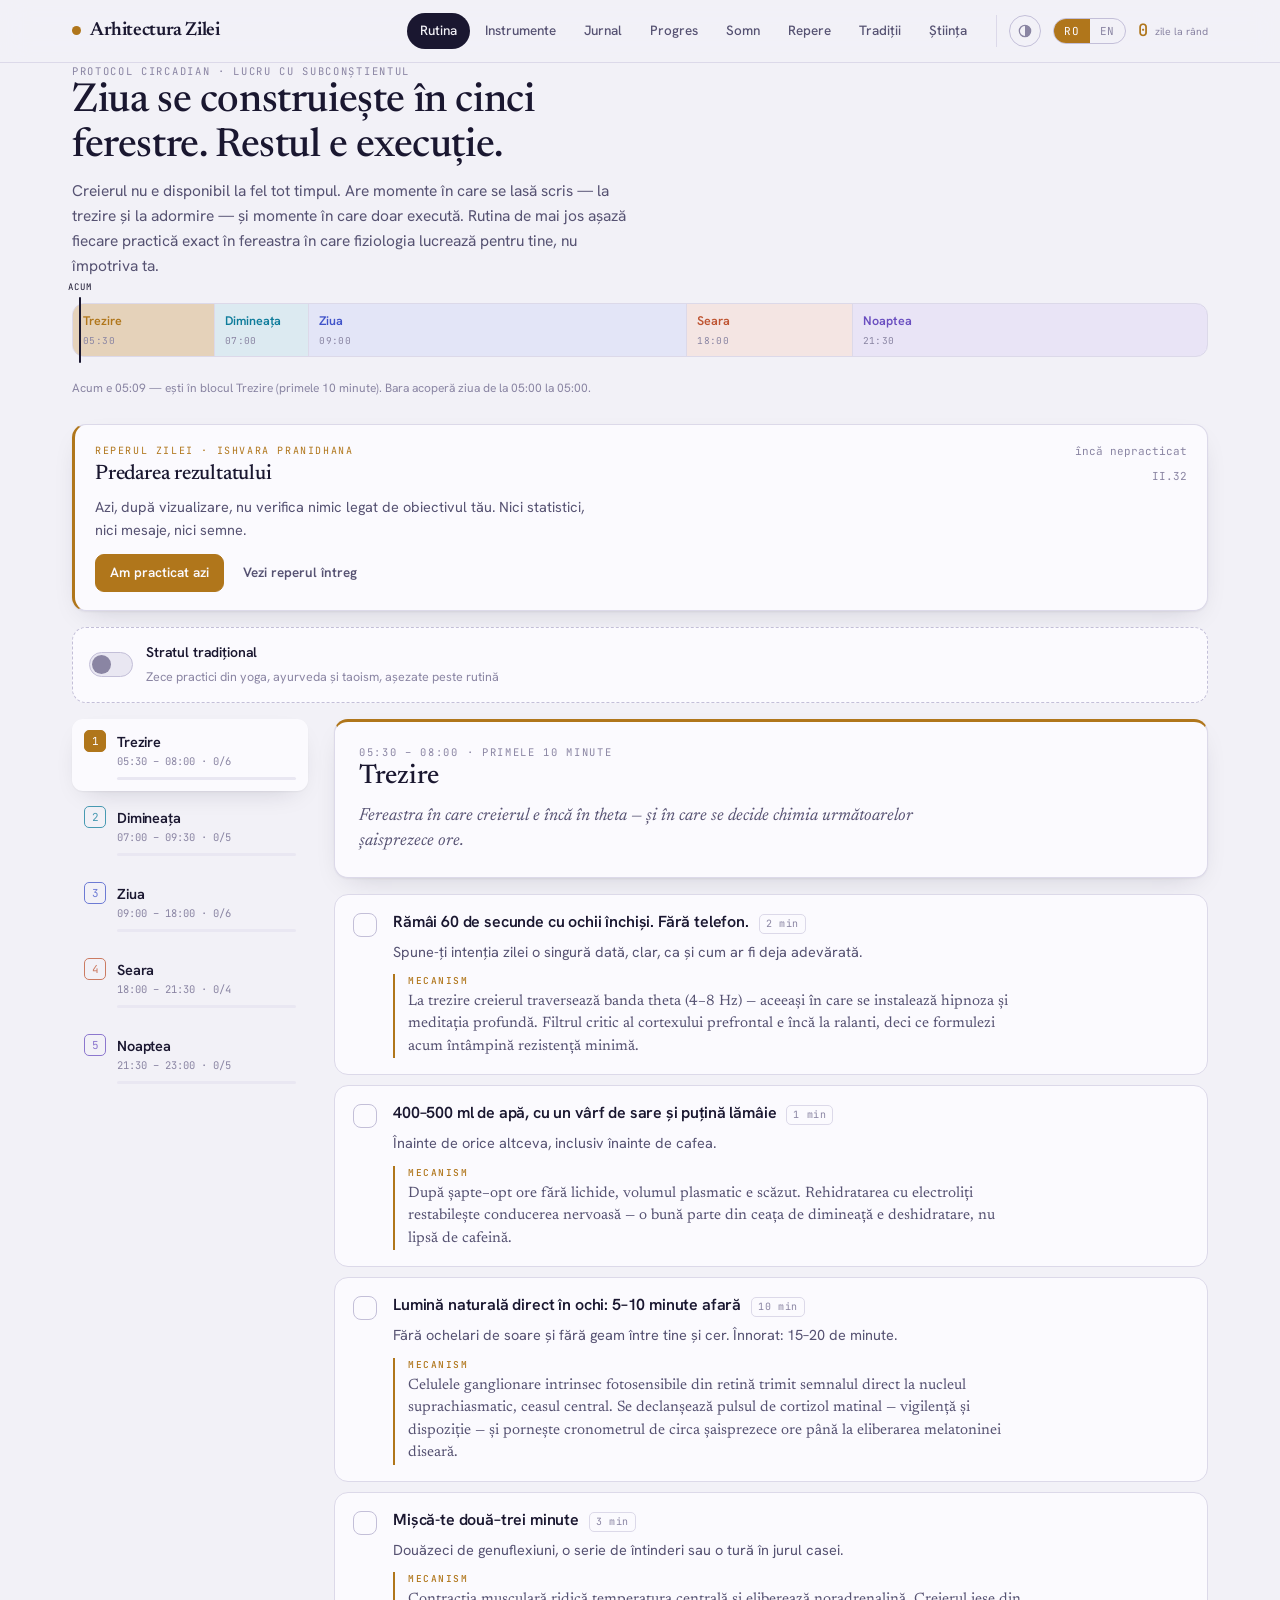
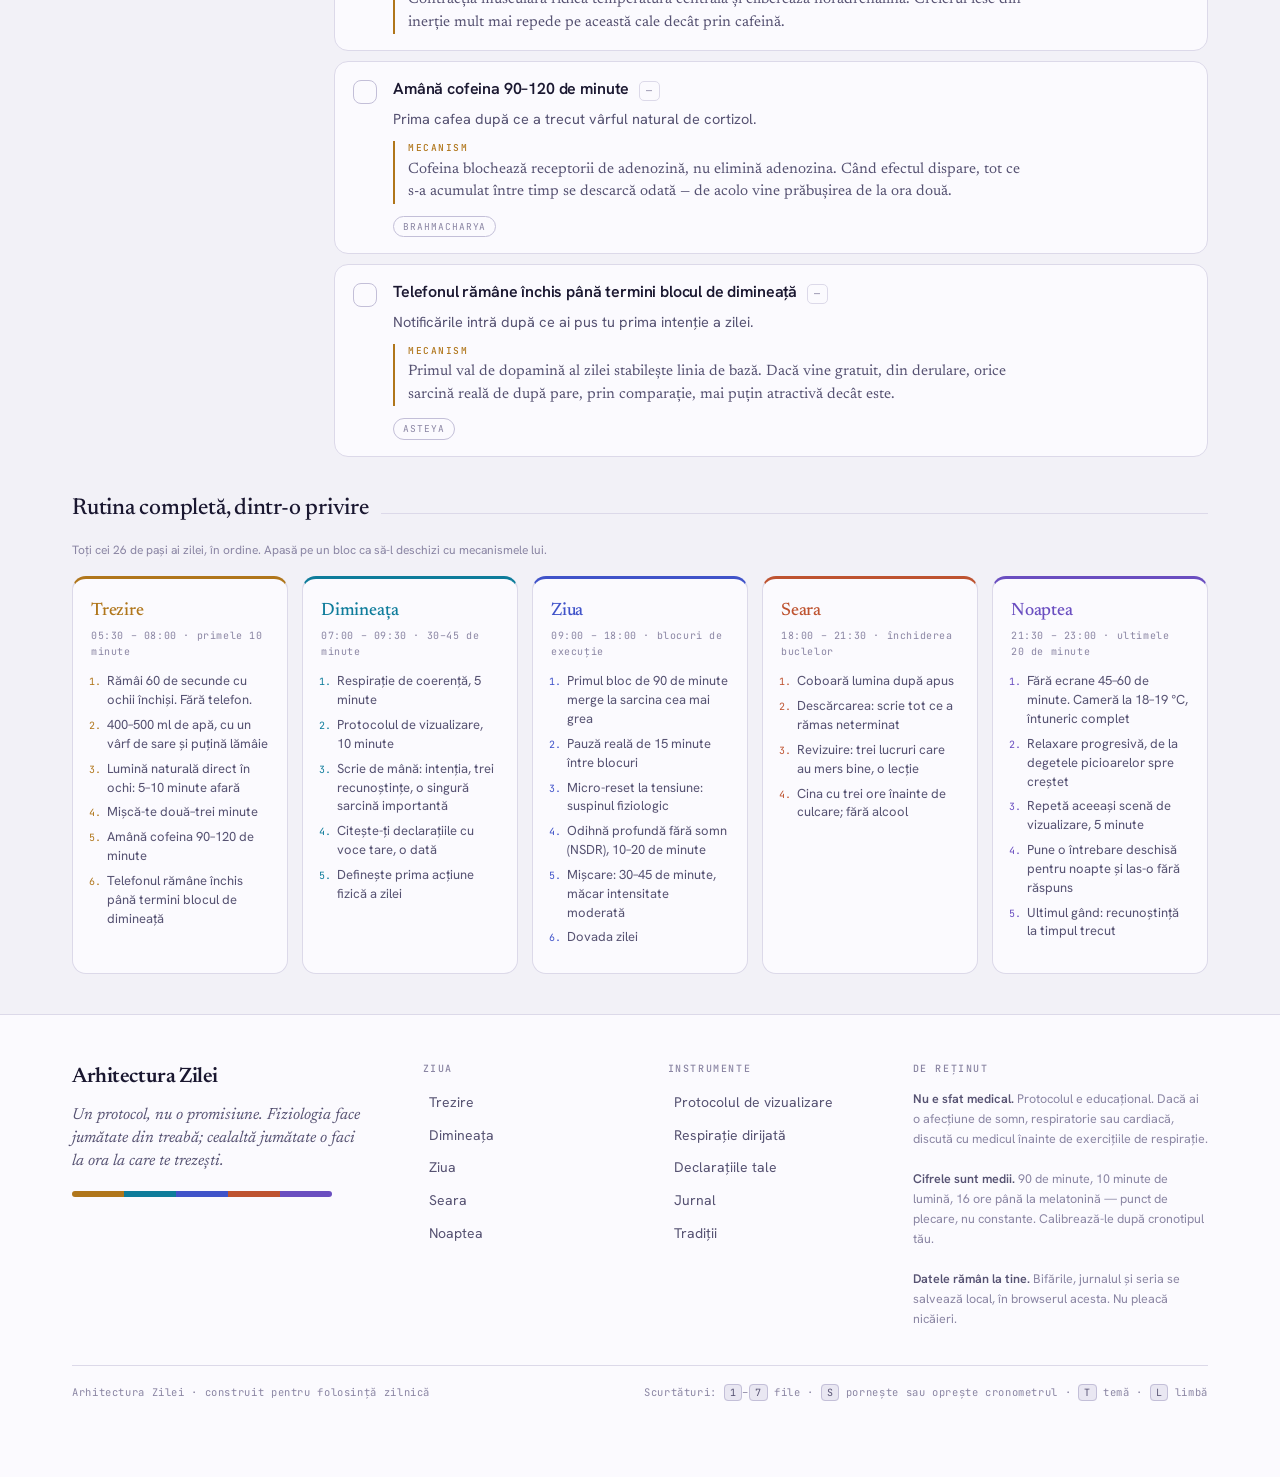
<file: index.html>
<!doctype html>
<html lang="ro" data-block="seara"><head>
<meta charset="utf-8">
<meta name="viewport" content="width=device-width, initial-scale=1">
<title>Arhitectura Zilei — rutină zilnică fundamentată pe neuroștiință</title>
<meta name="description" content="O rutină construită pe cele cinci ferestre ale zilei, cu mecanismul neuroștiințific din spatele fiecărui pas, plus un strat de practici din yoga, ayurveda și taoism: protocol de vizualizare în 6 pași, opt tipuri de respirație, ceasul doshelor, dinacharya, secțiune completă de igiena somnului cu calculator, audit și jurnal de somn. Gratuit, fără cont.">
<meta name="robots" content="index, follow, max-image-preview:large, max-snippet:-1">
<link rel="canonical" href="https://arhitecturazilei.ro/">
<link rel="alternate" hreflang="ro" href="https://arhitecturazilei.ro/">
<link rel="alternate" hreflang="en" href="https://arhitecturazilei.ro/en/">
<link rel="alternate" hreflang="x-default" href="https://arhitecturazilei.ro/">
<meta property="og:type" content="website">
<meta property="og:site_name" content="Arhitectura Zilei">
<meta property="og:locale" content="ro_RO">
<meta property="og:title" content="Arhitectura Zilei">
<meta property="og:description" content="Ziua se construiește în cinci ferestre. Restul e execuție. Neuroștiință, yoga și ayurveda, într-o singură rutină zilnică.">
<meta property="og:url" content="https://arhitecturazilei.ro/">
<meta property="og:image" content="https://arhitecturazilei.ro/og.png">
<meta property="og:image:width" content="1200">
<meta property="og:image:height" content="630">
<meta name="twitter:card" content="summary_large_image">
<meta name="twitter:title" content="Arhitectura Zilei">
<meta name="twitter:description" content="Ziua se construiește în cinci ferestre. Restul e execuție. Neuroștiință, yoga și ayurveda, într-o singură rutină zilnică.">
<meta name="twitter:image" content="https://arhitecturazilei.ro/og.png">
<link rel="icon" href="/favicon.svg" type="image/svg+xml">
<link rel="apple-touch-icon" href="/apple-touch-icon.png">
<link rel="manifest" href="/site.webmanifest">
<meta name="theme-color" content="#F2F1F7" media="(prefers-color-scheme: light)">
<meta name="theme-color" content="#0D0B16" media="(prefers-color-scheme: dark)">
<link rel="preconnect" href="https://fonts.googleapis.com">
<link rel="preconnect" href="https://fonts.gstatic.com" crossorigin="">
<link rel="stylesheet" href="https://fonts.googleapis.com/css2?family=Hanken+Grotesk:wght@400;500;600;700&amp;family=JetBrains+Mono:wght@400;500&amp;family=Newsreader:ital,opsz,wght@0,6..72,400;0,6..72,500;0,6..72,600;1,6..72,400&amp;display=swap">
<script type="application/ld+json">[
{"@context":"https://schema.org","@type":"WebSite","name":"Arhitectura Zilei","url":"https://arhitecturazilei.ro/","inLanguage":"ro"},
{"@context":"https://schema.org","@type":"WebApplication","name":"Arhitectura Zilei","url":"https://arhitecturazilei.ro/","applicationCategory":"HealthApplication","operatingSystem":"Web","inLanguage":"ro","description":"Aplicație web gratuită pentru o rutină zilnică fundamentată pe neuroștiință.","offers":{"@type":"Offer","price":"0","priceCurrency":"EUR"}},
{"@context":"https://schema.org","@type":"HowTo","name":"Rutina zilnică în cinci ferestre","inLanguage":"ro","totalTime":"PT60M","step":[{"@type": "HowToStep", "position": 1, "name": "Trezire", "text": "Primele 10 minute: intenția zilei în starea theta, hidratare cu electroliți, 5–10 minute de lumină naturală în ochi, mișcare scurtă, cofeina amânată 90 de minute."},{"@type": "HowToStep", "position": 2, "name": "Dimineața", "text": "30–45 de minute: cinci minute de respirație de coerență, protocolul de vizualizare în șase pași, scrierea de mână a intenției și a sarcinii principale, declarațiile citite cu voce tare."},{"@type": "HowToStep", "position": 3, "name": "Ziua", "text": "Primul bloc de 90 de minute pentru sarcina cea mai grea, pauze reale de 15 minute, suspin fiziologic la tensiune, odihnă profundă fără somn după-amiaza, 30–45 de minute de mișcare."},{"@type": "HowToStep", "position": 4, "name": "Seara", "text": "Coborârea luminii după apus, descărcarea sarcinilor deschise pe hârtie, revizuirea a trei reușite și a unei lecții, cina cu trei ore înainte de culcare."},{"@type": "HowToStep", "position": 5, "name": "Noaptea", "text": "Ultimele 20 de minute: fără ecrane, relaxare progresivă, repetarea aceleiași scene de vizualizare, o întrebare deschisă lăsată pentru somn, recunoștință la timpul trecut."}]}
]</script>
</head>
<body>
<noscript><p class="noscript">Această pagină conține instrumente interactive (cronometre, jurnal, tracker). Textul rutinei se citește integral și fără JavaScript; pentru instrumente, activează JavaScript.</p></noscript>
<style>
/* ---------- tokens: light ---------- */
:root{
  --ground:#F2F1F7;
  --surface:#FBFAFE;
  --surface-2:#E9E7F2;
  --line:#DCD9E9;
  --line-strong:#C3BFD8;
  --ink:#1A1730;
  --ink-2:#565272;
  --ink-3:#8A85A3;
  --c-trezire:#B0761B;
  --c-dimineata:#0E7C9B;
  --c-zi:#4053C9;
  --c-seara:#BE5330;
  --c-noapte:#6A4EC0;
  --good:#2C7A57;
  --d-vata:#6A4EC0;--d-pitta:#BE5330;--d-kapha:#1F7A63;
  --e-wood:#2E7D4F;--e-fire:#BE3A3A;--e-earth:#9C6F18;--e-metal:#586780;--e-water:#2B5FA8;
  --shadow:0 1px 2px rgba(26,23,48,.05), 0 10px 28px -14px rgba(26,23,48,.22);
  --radius:14px;
  --maxw:1180px;
}
@media (prefers-color-scheme: dark){
  :root:not([data-theme="light"]){
    --ground:#0D0B16;
    --surface:#161327;
    --surface-2:#201C36;
    --line:#2B2645;
    --line-strong:#3E3862;
    --ink:#ECEAF7;
    --ink-2:#A9A3C5;
    --ink-3:#6F6990;
    --c-trezire:#E4A342;
    --c-dimineata:#3FB6D8;
    --c-zi:#8090F2;
    --c-seara:#EF8256;
    --c-noapte:#A585F2;
    --good:#4FC98D;
    --d-vata:#A585F2;--d-pitta:#EF8256;--d-kapha:#45C4A2;
    --e-wood:#5FC98A;--e-fire:#F0705F;--e-earth:#E0A63F;--e-metal:#9BAAC2;--e-water:#6C9CE8;
    --shadow:0 1px 2px rgba(0,0,0,.45), 0 14px 34px -18px rgba(0,0,0,.8);
  }
}
:root[data-theme="dark"]{
  --ground:#0D0B16;
  --surface:#161327;
  --surface-2:#201C36;
  --line:#2B2645;
  --line-strong:#3E3862;
  --ink:#ECEAF7;
  --ink-2:#A9A3C5;
  --ink-3:#6F6990;
  --c-trezire:#E4A342;
  --c-dimineata:#3FB6D8;
  --c-zi:#8090F2;
  --c-seara:#EF8256;
  --c-noapte:#A585F2;
  --good:#4FC98D;
  --d-vata:#A585F2;--d-pitta:#EF8256;--d-kapha:#45C4A2;
  --e-wood:#5FC98A;--e-fire:#F0705F;--e-earth:#E0A63F;--e-metal:#9BAAC2;--e-water:#6C9CE8;
  --shadow:0 1px 2px rgba(0,0,0,.45), 0 14px 34px -18px rgba(0,0,0,.8);
}
/* accent follows the circadian block in view */
:root{--accent:var(--c-zi);}
:root[data-block="trezire"]{--accent:var(--c-trezire);}
:root[data-block="dimineata"]{--accent:var(--c-dimineata);}
:root[data-block="zi"]{--accent:var(--c-zi);}
:root[data-block="seara"]{--accent:var(--c-seara);}
:root[data-block="noapte"]{--accent:var(--c-noapte);}

*{box-sizing:border-box}
body{
  margin:0;
  background:var(--ground);
  color:var(--ink);
  font-family:"Hanken Grotesk","Segoe UI",system-ui,sans-serif;
  font-size:16px;
  line-height:1.6;
  -webkit-font-smoothing:antialiased;
}
h1,h2,h3,h4{margin:0;font-family:"Newsreader",Georgia,serif;font-weight:500;text-wrap:balance;letter-spacing:-.01em}
p{margin:0}
button{font:inherit;color:inherit;background:none;border:none;cursor:pointer}
input,textarea{font:inherit;color:inherit}
a{color:var(--accent)}
:focus-visible{outline:2px solid var(--accent);outline-offset:2px;border-radius:6px}
.mono{font-family:"JetBrains Mono",ui-monospace,monospace;font-variant-numeric:tabular-nums}
.eyebrow{
  font-family:"JetBrains Mono",ui-monospace,monospace;
  font-size:10.5px;letter-spacing:.16em;text-transform:uppercase;color:var(--ink-3);
}

/* ---------- reading bar ---------- */
.readbar{
  position:fixed;top:0;left:0;right:0;height:3px;z-index:60;
  background:transparent;pointer-events:none;
}
.readbar i{
  display:block;height:100%;width:0;background:var(--accent);
  box-shadow:0 0 10px color-mix(in oklab, var(--accent) 60%, transparent);
  transition:background .5s ease;
}

/* ---------- shell ---------- */
.wrap{max-width:var(--maxw);margin:0 auto;padding:0 22px}
.topbar{
  position:sticky;top:0;z-index:20;
  background:color-mix(in oklab, var(--ground) 88%, transparent);
  backdrop-filter:blur(14px);
  border-bottom:1px solid var(--line);
}
.topbar-in{display:flex;align-items:center;gap:16px;height:62px}
.brand{display:flex;align-items:baseline;gap:9px;flex:0 0 auto}
.brand b{font-family:"Newsreader",serif;font-weight:600;font-size:19px;letter-spacing:-.02em;white-space:nowrap}
.brand .dot{width:9px;height:9px;border-radius:50%;background:var(--accent);align-self:center;transition:background .5s ease}
.tabs{display:flex;gap:2px;margin-left:auto;overflow-x:auto;scrollbar-width:none}
.tabs::-webkit-scrollbar{display:none}
.tab{
  padding:7px 13px;border-radius:999px;font-size:13.5px;font-weight:500;color:var(--ink-2);
  white-space:nowrap;transition:background .18s,color .18s;
}
.tab:hover{background:var(--surface-2)}
.tab[aria-selected="true"]{background:var(--ink);color:var(--ground)}
.tools-right{display:flex;align-items:center;gap:12px;flex:0 0 auto;padding-left:12px;border-left:1px solid var(--line)}
.lang{display:flex;border:1px solid var(--line-strong);border-radius:999px;overflow:hidden}
.lang button{
  padding:4px 10px;font-family:"JetBrains Mono",monospace;font-size:11px;letter-spacing:.06em;
  color:var(--ink-3);transition:background .18s,color .18s;
}
.lang button[aria-pressed="true"]{background:var(--accent);color:var(--surface)}
.iconbtn{
  width:32px;height:32px;border-radius:999px;border:1px solid var(--line-strong);
  display:grid;place-items:center;color:var(--ink-2);flex:0 0 auto;
  transition:background .18s,border-color .18s,color .18s;
}
.iconbtn:hover{background:var(--surface-2);border-color:var(--accent);color:var(--accent)}
.iconbtn svg{width:16px;height:16px}
.iconbtn[data-mode="auto"]{color:var(--ink-3)}
.iconbtn[data-mode="light"],.iconbtn[data-mode="dark"]{color:var(--accent);border-color:var(--accent)}
.streak{display:flex;align-items:center;gap:7px}
.streak .num{font-family:"JetBrains Mono",monospace;font-size:17px;font-weight:500;color:var(--accent)}
.streak .lab{font-size:10.5px;line-height:1.15;color:var(--ink-3);max-width:62px}

main{padding:30px 0 70px}
section[hidden]{display:none}

/* ---------- day arc ---------- */
.hero{margin-bottom:26px}
.hero h1{font-size:clamp(28px,4.2vw,40px);line-height:1.12;max-width:20ch}
.hero .sub{margin-top:10px;color:var(--ink-2);max-width:62ch;font-size:15.5px}
.arc{margin-top:24px}
.arc-bar{position:relative}
.arc-track{
  display:flex;height:54px;border-radius:12px;overflow:hidden;
  border:1px solid var(--line);background:var(--surface);
}
.seg{
  position:relative;display:flex;flex-direction:column;justify-content:center;gap:2px;
  padding:0 10px;min-width:0;cursor:pointer;overflow:hidden;
  border-right:1px solid var(--line);
}
.seg:last-child{border-right:none}
.seg::before{content:"";position:absolute;inset:0;background:var(--sc);opacity:.13;transition:opacity .25s}
.seg:hover::before{opacity:.24}
.seg[aria-current="true"]::before{opacity:.3}
.seg span{position:relative;z-index:1;white-space:nowrap;overflow:hidden;text-overflow:ellipsis}
.seg .sn{font-size:12.5px;font-weight:600;color:var(--sc)}
.seg .st{font-family:"JetBrains Mono",monospace;font-size:9.5px;color:var(--ink-3);letter-spacing:.04em}
.now-line{
  position:absolute;top:-6px;bottom:-6px;width:2px;background:var(--ink);z-index:3;pointer-events:none;
  border-radius:2px;
}
.now-line::after{
  content:attr(data-label);position:absolute;top:-17px;left:50%;transform:translateX(-50%);
  font-family:"JetBrains Mono",monospace;font-size:9px;letter-spacing:.1em;text-transform:uppercase;color:var(--ink);
}
.arc-note{margin-top:22px;font-size:12px;color:var(--ink-3)}

/* ---------- routine layout ---------- */
.routine{display:grid;grid-template-columns:236px 1fr;gap:26px;align-items:start}
.rail{display:flex;flex-direction:column;gap:4px;position:sticky;top:84px}
.rail-item{
  display:grid;grid-template-columns:22px 1fr;gap:11px;align-items:start;
  padding:11px 12px;border-radius:11px;text-align:left;width:100%;
  transition:background .18s;
}
.rail-item:hover{background:var(--surface-2)}
.rail-item[aria-current="true"]{background:var(--surface);box-shadow:var(--shadow)}
.rail-idx{
  font-family:"JetBrains Mono",monospace;font-size:11px;color:var(--rc);
  border:1px solid var(--rc);border-radius:5px;text-align:center;line-height:20px;height:22px;opacity:.75;
}
.rail-item[aria-current="true"] .rail-idx{background:var(--rc);color:var(--surface);opacity:1}
.rail-name{font-weight:600;font-size:14.5px;letter-spacing:-.01em}
.rail-time{font-family:"JetBrains Mono",monospace;font-size:10.5px;color:var(--ink-3)}
.rail-bar{height:3px;border-radius:3px;background:var(--surface-2);margin-top:7px;overflow:hidden}
.rail-fill{height:100%;background:var(--rc);border-radius:3px;transition:width .35s ease}

/* ---------- block detail ---------- */
.block-head{
  padding:22px 24px;border-radius:var(--radius);background:var(--surface);
  border:1px solid var(--line);box-shadow:var(--shadow);margin-bottom:16px;
  border-top:3px solid var(--accent);
}
.block-head h2{font-size:27px;line-height:1.15}
.block-head .tag{
  margin-top:12px;font-family:"Newsreader",serif;font-style:italic;font-size:17.5px;
  color:var(--ink-2);max-width:56ch;line-height:1.45;
}
.steps{display:flex;flex-direction:column;gap:10px}
.step{
  display:grid;grid-template-columns:26px 1fr;gap:14px;
  padding:16px 18px;border-radius:var(--radius);background:var(--surface);
  border:1px solid var(--line);transition:border-color .2s,background .2s;
}
.step.done{background:var(--surface-2);border-color:transparent}
.step.done .step-title{color:var(--ink-3);text-decoration:line-through;text-decoration-color:var(--ink-3)}
.check{
  width:24px;height:24px;border-radius:8px;border:1.5px solid var(--line-strong);
  background:transparent;margin-top:2px;transition:background .18s,border-color .18s;
  display:grid;place-items:center;flex:0 0 auto;
}
.check:hover{border-color:var(--accent)}
.check svg{width:13px;height:13px;opacity:0;transform:scale(.6);transition:opacity .18s,transform .18s}
.step.done .check{background:var(--accent);border-color:var(--accent)}
.step.done .check svg{opacity:1;transform:scale(1);color:var(--surface)}
.step-top{display:flex;align-items:baseline;gap:10px;flex-wrap:wrap}
.step-title{font-weight:600;font-size:16px;letter-spacing:-.01em;line-height:1.4}
.dur{
  font-family:"JetBrains Mono",monospace;font-size:10px;letter-spacing:.06em;color:var(--ink-3);
  border:1px solid var(--line);border-radius:5px;padding:1px 6px;flex:0 0 auto;
}
.step-body{margin-top:6px;color:var(--ink-2);font-size:14.5px;max-width:66ch}
.mech{
  margin-top:11px;padding-left:13px;border-left:2px solid var(--accent);
  font-family:"Newsreader",serif;font-size:15px;line-height:1.5;color:var(--ink-2);max-width:70ch;
}
.mech b{
  display:block;font-family:"JetBrains Mono",monospace;font-size:9.5px;letter-spacing:.16em;
  text-transform:uppercase;color:var(--accent);font-weight:500;margin-bottom:3px;
}
.step-actions{margin-top:12px;display:flex;gap:8px;flex-wrap:wrap}
.btn{
  display:inline-flex;align-items:center;gap:7px;padding:7px 14px;border-radius:9px;
  font-size:13.5px;font-weight:600;border:1px solid var(--line-strong);color:var(--ink);
  transition:background .18s,border-color .18s,transform .12s;
}
.btn:hover{background:var(--surface-2);border-color:var(--accent)}
.btn:active{transform:translateY(1px)}
.btn.primary{background:var(--accent);border-color:var(--accent);color:var(--surface)}
.btn.primary:hover{filter:brightness(1.08);background:var(--accent)}
.btn.ghost{border-color:transparent;color:var(--ink-2);padding:7px 10px}
.btn.ghost:hover{background:var(--surface-2)}

/* ---------- somn ---------- */
:root{
  --sl-deep:#5B45C4; --sl-rem:#0F8F7E; --sl-wake:#C2551F;
  --sl-s:#3D50C7; --sl-c:#A06A14;
  --sl-n1:#B9AEEA; --sl-n2:#8874DA;
}
@media (prefers-color-scheme: dark){
  :root:not([data-theme="light"]){
    --sl-deep:#8672E0; --sl-rem:#1FA98A; --sl-wake:#D66E44;
    --sl-s:#7286EC; --sl-c:#B8862B;
    --sl-n1:#4B3E86; --sl-n2:#6857B5;
  }
}
:root[data-theme="dark"]{
  --sl-deep:#8672E0; --sl-rem:#1FA98A; --sl-wake:#D66E44;
  --sl-s:#7286EC; --sl-c:#B8862B;
  --sl-n1:#4B3E86; --sl-n2:#6857B5;
}
.calc{display:grid;grid-template-columns:repeat(auto-fit,minmax(190px,1fr));gap:14px;align-items:end}
.calc label{display:block;font-size:12.5px;font-weight:600;color:var(--ink-2);margin-bottom:6px}
.calc input[type="time"],.calc input[type="number"],.calc select{
  width:100%;background:var(--ground);border:1px solid var(--line);border-radius:10px;
  padding:9px 12px;font-size:15px;font-family:"JetBrains Mono",monospace;
}
.calc input:focus,.calc select:focus{outline:none;border-color:var(--accent)}
.bedtimes{display:grid;grid-template-columns:repeat(auto-fit,minmax(128px,1fr));gap:10px;margin-top:18px}
.bt{padding:14px;border-radius:12px;background:var(--ground);border:1px solid var(--line);text-align:center}
.bt.best{border-color:var(--accent);background:color-mix(in oklab,var(--accent) 9%,transparent)}
.bt b{display:block;font-family:"JetBrains Mono",monospace;font-size:22px;font-weight:500;letter-spacing:-.02em}
.bt span{font-size:11.5px;color:var(--ink-3);display:block;margin-top:3px}
.bt .cyc{font-family:"JetBrains Mono",monospace;font-size:10px;letter-spacing:.1em;text-transform:uppercase;color:var(--accent)}

.chart{width:100%;overflow-x:auto}
.chart svg{display:block;min-width:520px;width:100%}
.legend{display:flex;gap:16px;flex-wrap:wrap;margin-top:12px;font-size:12.5px;color:var(--ink-2)}
.legend i{width:11px;height:11px;border-radius:3px;display:inline-block;margin-right:6px;vertical-align:-1px}
.scen{display:flex;gap:7px;flex-wrap:wrap;margin-bottom:14px}
.loss{margin-top:14px;padding:13px 16px;border-radius:11px;border-left:3px solid var(--sl-wake);
  background:color-mix(in oklab,var(--sl-wake) 8%,transparent);font-size:14.5px;color:var(--ink-2)}
.loss b{color:var(--ink)}
.tip{
  position:absolute;pointer-events:none;z-index:40;padding:7px 11px;border-radius:9px;
  background:var(--ink);color:var(--ground);font-size:12px;line-height:1.45;white-space:nowrap;
  opacity:0;transition:opacity .12s;box-shadow:0 6px 20px -6px rgba(0,0,0,.5);
}
.tip.show{opacity:1}
.tip b{font-family:"JetBrains Mono",monospace}

.audit-item{display:grid;grid-template-columns:1fr auto;gap:14px;align-items:center;
  padding:13px 0;border-bottom:1px solid var(--line)}
.audit-item:last-child{border-bottom:none}
.audit-t{font-size:14.5px;font-weight:600;line-height:1.4}
.audit-d{font-size:13px;color:var(--ink-3);margin-top:2px;max-width:62ch}
.tri{display:flex;gap:4px;flex:0 0 auto}
.tri button{padding:5px 11px;border-radius:8px;border:1px solid var(--line-strong);font-size:12px;
  color:var(--ink-3);transition:.16s}
.tri button:hover{border-color:var(--accent)}
.tri button[aria-pressed="true"]{background:var(--accent);border-color:var(--accent);color:var(--surface)}
.score{display:grid;grid-template-columns:auto 1fr;gap:22px;align-items:center;margin-bottom:20px}
.score-n{font-family:"JetBrains Mono",monospace;font-size:46px;font-weight:500;line-height:1;color:var(--accent)}
.score-n small{font-size:16px;color:var(--ink-3)}
.score-bar{height:9px;border-radius:5px;background:var(--surface-2);overflow:hidden}
.score-fill{height:100%;border-radius:5px;background:var(--accent);transition:width .5s ease}
.score-txt{font-size:14px;color:var(--ink-2);margin-top:9px}
.prio{margin-top:16px}
.prio li{margin-bottom:8px;font-size:14.5px;color:var(--ink-2)}

.diary-grid{display:grid;grid-template-columns:repeat(auto-fit,minmax(120px,1fr));gap:12px}
.stat-mini{padding:13px 15px;border-radius:11px;background:var(--ground);border:1px solid var(--line)}
.stat-mini b{display:block;font-family:"JetBrains Mono",monospace;font-size:21px;font-weight:500;color:var(--accent)}
.stat-mini span{font-size:11.5px;color:var(--ink-3)}
.qstars{display:flex;gap:5px}
.qstars button{width:32px;height:32px;border-radius:8px;border:1px solid var(--line-strong);
  font-family:"JetBrains Mono",monospace;font-size:12px;color:var(--ink-3);transition:.16s}
.qstars button[aria-pressed="true"]{background:var(--accent);border-color:var(--accent);color:var(--surface)}
.redflag{display:grid;grid-template-columns:22px 1fr;gap:12px;padding:11px 0;border-bottom:1px solid var(--line);font-size:14.5px;color:var(--ink-2)}
.redflag:last-child{border-bottom:none}
.redflag i{width:9px;height:9px;border-radius:50%;background:var(--sl-wake);margin-top:7px;display:block}

/* ---------- reperul zilei ---------- */
.reper{
  display:grid;grid-template-columns:1fr auto;gap:18px;align-items:start;
  padding:18px 20px;border-radius:var(--radius);margin-bottom:16px;
  background:var(--surface);border:1px solid var(--line);border-left:3px solid var(--accent);
  box-shadow:var(--shadow);
}
.reper .sk{font-family:"JetBrains Mono",monospace;font-size:10px;letter-spacing:.16em;
  text-transform:uppercase;color:var(--accent)}
.reper h3{font-family:"Newsreader",Georgia,serif;font-weight:500;font-size:21px;margin-top:3px;line-height:1.2}
.reper .task{margin-top:8px;font-size:14.5px;color:var(--ink-2);max-width:62ch}
.reper .acts{display:flex;gap:8px;margin-top:13px;flex-wrap:wrap}
.reper-side{display:flex;flex-direction:column;align-items:flex-end;gap:8px;text-align:right}
.reper-side .cnt{font-family:"JetBrains Mono",monospace;font-size:11px;color:var(--ink-3)}
.chip-y{
  display:inline-flex;align-items:center;gap:5px;padding:2px 9px;border-radius:999px;
  border:1px solid var(--line-strong);font-family:"JetBrains Mono",monospace;font-size:9.5px;
  letter-spacing:.1em;text-transform:uppercase;color:var(--ink-3);transition:.18s;
}
.chip-y:hover{border-color:var(--accent);color:var(--accent)}

/* ---------- repere (acordeon) ---------- */
.rep-filter{display:flex;gap:7px;flex-wrap:wrap;margin-bottom:16px}
.rep{background:var(--surface);border:1px solid var(--line);border-radius:var(--radius);overflow:hidden}
.rep + .rep{margin-top:9px}
.rep-head{display:grid;grid-template-columns:30px 1fr auto;gap:14px;align-items:center;
  width:100%;padding:16px 18px;text-align:left;transition:background .18s}
.rep-head:hover{background:var(--surface-2)}
.rep-n{font-family:"JetBrains Mono",monospace;font-size:11px;color:var(--accent);
  border:1px solid var(--accent);border-radius:5px;line-height:20px;height:22px;text-align:center;opacity:.8}
.rep-sk{font-family:"Newsreader",Georgia,serif;font-style:italic;font-size:19px;line-height:1.2}
.rep-nm{font-size:13px;color:var(--ink-3);margin-top:1px}
.rep-meta{display:flex;align-items:center;gap:10px;font-family:"JetBrains Mono",monospace;font-size:10px;color:var(--ink-3)}
.rep-cat{padding:2px 7px;border-radius:5px;border:1px solid var(--line-strong);letter-spacing:.1em;text-transform:uppercase}
.rep-body{padding:2px 18px 20px 62px;display:none}
.rep.open .rep-body{display:block}
.rep.open{border-color:var(--accent)}
.rep-body h4{font-family:"JetBrains Mono",monospace;font-size:9.5px;letter-spacing:.16em;
  text-transform:uppercase;color:var(--accent);font-weight:500;margin:16px 0 5px}
.rep-body p{font-size:14.5px;color:var(--ink-2);max-width:70ch;line-height:1.6}
.rep-body .lit{font-family:"Newsreader",serif;font-style:italic;font-size:16px;color:var(--ink-2)}
.rep-body .shadow{border-left:2px solid var(--c-seara);padding-left:13px}
.rep-body .today{padding:13px 15px;border-radius:10px;background:color-mix(in oklab,var(--accent) 8%,transparent);
  border:1px solid var(--line);font-size:14.5px;color:var(--ink)}
.rep-links{display:flex;gap:7px;flex-wrap:wrap;margin-top:8px}
.rep-link{padding:5px 11px;border-radius:8px;border:1px solid var(--line-strong);font-size:12.5px;color:var(--ink-2);transition:.18s}
.rep-link:hover{border-color:var(--accent);color:var(--accent)}

/* ---------- sesiune ghidată ---------- */
.session{
  padding:20px 22px;border-radius:var(--radius);margin-bottom:22px;
  background:var(--surface);border:1px solid var(--line);box-shadow:var(--shadow);
  border-top:3px solid var(--accent);
}
.ses-steps{display:flex;gap:8px;margin:14px 0}
.ses-step{flex:1;padding:11px 13px;border-radius:10px;background:var(--ground);border:1px solid var(--line);
  transition:border-color .2s,background .2s}
.ses-step.on{border-color:var(--accent);background:color-mix(in oklab,var(--accent) 9%,transparent)}
.ses-step.done{opacity:.55}
.ses-step b{display:block;font-size:13.5px;font-weight:600}
.ses-step span{font-family:"JetBrains Mono",monospace;font-size:10.5px;color:var(--ink-3)}
.ses-bar{height:5px;border-radius:4px;background:var(--surface-2);overflow:hidden;margin-top:4px}
.ses-fill{height:100%;width:0;background:var(--accent);transition:width .5s linear}

/* ---------- backup ---------- */
.backup textarea{
  width:100%;min-height:90px;font-family:"JetBrains Mono",monospace;font-size:11px;line-height:1.5;
  background:var(--ground);border:1px solid var(--line);border-radius:10px;padding:10px 12px;resize:vertical;
}
.wheel{display:grid;grid-template-columns:repeat(10,minmax(0,1fr));gap:6px;margin-top:8px}
.wheel-c{aspect-ratio:1;border-radius:7px;background:var(--surface-2);border:1px solid transparent;
  display:grid;place-items:center;font-family:"JetBrains Mono",monospace;font-size:9px;color:var(--ink-3)}
.wheel-c.on{background:color-mix(in oklab,var(--accent) 45%,var(--surface-2));color:var(--surface);border-color:var(--accent)}
.wheel-c.today{border-color:var(--ink-3)}

/* ---------- toast + shortcuts ---------- */
.toast{
  position:fixed;left:50%;bottom:26px;transform:translate(-50%,16px);z-index:80;
  padding:10px 18px;border-radius:999px;background:var(--ink);color:var(--ground);
  font-size:13.5px;font-weight:500;opacity:0;pointer-events:none;transition:opacity .25s,transform .25s;
  box-shadow:0 10px 30px -10px rgba(0,0,0,.5);max-width:88vw;text-align:center;
}
.toast.show{opacity:1;transform:translate(-50%,0)}
kbd{
  font-family:"JetBrains Mono",monospace;font-size:10px;padding:1px 5px;border-radius:4px;
  border:1px solid var(--line-strong);background:var(--surface-2);color:var(--ink-2);
}

/* ---------- traditional layer ---------- */
.switch-row{
  display:flex;align-items:center;gap:13px;padding:13px 16px;margin-bottom:16px;
  border-radius:var(--radius);background:var(--surface);border:1px dashed var(--line-strong);
}
.switch{
  width:44px;height:25px;border-radius:999px;background:var(--surface-2);position:relative;
  border:1px solid var(--line-strong);flex:0 0 auto;transition:background .22s,border-color .22s;
}
.switch::after{
  content:"";position:absolute;top:2px;left:2px;width:19px;height:19px;border-radius:50%;
  background:var(--ink-3);transition:transform .22s,background .22s;
}
.switch[aria-pressed="true"]{background:var(--accent);border-color:var(--accent)}
.switch[aria-pressed="true"]::after{transform:translateX(19px);background:var(--surface)}
.switch-txt b{display:block;font-size:14px;font-weight:600;letter-spacing:-.01em}
.switch-txt span{font-size:12.5px;color:var(--ink-3)}
.divider{
  display:flex;align-items:center;gap:12px;margin:18px 0 2px;
  font-family:"JetBrains Mono",monospace;font-size:9.5px;letter-spacing:.18em;
  text-transform:uppercase;color:var(--ink-3);
}
.divider::after{content:"";flex:1;height:1px;background:var(--line)}
.step.trad{border-style:dashed}
.step.trad .mech b{color:var(--ink-3)}
.sanskrit{font-family:"Newsreader",Georgia,serif;font-style:italic;color:var(--accent)}

/* ---------- day maps ---------- */
.map-arc{display:flex;height:46px;border-radius:11px;overflow:hidden;border:1px solid var(--line);
  background:var(--surface);margin-top:14px}
.map-seg{position:relative;display:grid;place-items:center;min-width:0;padding:0 4px;cursor:pointer;
  border-right:1px solid var(--line);font-size:11px;font-weight:600;overflow:hidden}
.map-seg:last-child{border-right:none}
.map-seg::before{content:"";position:absolute;inset:0;background:var(--mc);opacity:.14;transition:opacity .2s}
.map-seg:hover::before,.map-seg[aria-current="true"]::before{opacity:.34}
.map-seg span{position:relative;z-index:1;color:var(--mc);white-space:nowrap;overflow:hidden;
  text-overflow:ellipsis;max-width:100%;display:block;text-align:center}
@media (max-width:760px){.map-seg{font-size:9.5px;padding:0 2px}.map-scale{display:none}}
.map-scale{display:flex;margin-top:6px;font-family:"JetBrains Mono",monospace;font-size:9px;color:var(--ink-3)}
.map-detail{margin-top:16px;padding:18px 20px;border-radius:var(--radius);background:var(--surface);
  border:1px solid var(--line);border-left:3px solid var(--mc,var(--accent))}
.map-detail .mh{display:flex;align-items:baseline;gap:10px;flex-wrap:wrap}
.map-detail h3{font-size:20px;color:var(--mc,var(--accent))}
.map-detail .mt{font-family:"JetBrains Mono",monospace;font-size:11px;color:var(--ink-3)}
.map-detail p{margin-top:9px;font-size:14.5px;color:var(--ink-2);max-width:68ch}
.map-detail .mdo{margin-top:12px;font-family:"Newsreader",serif;font-size:16px;color:var(--ink)}

/* ---------- lists / cards ---------- */
.seq{counter-reset:s;display:flex;flex-direction:column;gap:2px}
.seq-item{display:grid;grid-template-columns:26px 1fr;gap:14px;padding:11px 0;border-bottom:1px solid var(--line)}
.seq-item:last-child{border-bottom:none}
.seq-n{font-family:"JetBrains Mono",monospace;font-size:11px;color:var(--ink-3);padding-top:3px}
.seq-t{font-weight:600;font-size:15px}
.seq-t i{font-style:italic;font-family:"Newsreader",serif;color:var(--accent);font-weight:500}
.seq-d{font-size:14px;color:var(--ink-2);margin-top:2px}
.mini{padding:16px 18px;border-radius:12px;background:var(--surface);border:1px solid var(--line)}
.mini h4{margin:0;font-family:"Newsreader",Georgia,serif;font-weight:500;font-size:17.5px;line-height:1.25}
.mini .sk{font-family:"JetBrains Mono",monospace;font-size:9.5px;letter-spacing:.14em;text-transform:uppercase;color:var(--accent);display:block;margin-bottom:6px}
.mini p{font-size:14px;color:var(--ink-2);margin-top:7px}
.mini .app{margin-top:9px;font-size:13.5px;color:var(--ink-2);padding-left:11px;border-left:2px solid var(--line-strong)}
.grid3{display:grid;grid-template-columns:repeat(auto-fit,minmax(240px,1fr));gap:14px}
.season{padding:16px 18px;border-radius:12px;background:var(--surface);border:1px solid var(--line);opacity:.62;transition:opacity .2s}
.season.now{opacity:1;border-color:var(--accent);box-shadow:var(--shadow)}
.season h4{font-family:"Newsreader",serif;font-weight:500;font-size:18px;margin:0}
.season .dsh{font-family:"JetBrains Mono",monospace;font-size:9.5px;letter-spacing:.14em;text-transform:uppercase;color:var(--ink-3);margin-top:2px}
.season ul{margin:10px 0 0;padding-left:16px;font-size:13.5px;color:var(--ink-2);line-height:1.5}
.season li{margin-bottom:4px}

/* ---------- quiz ---------- */
.quiz-q{font-family:"Newsreader",Georgia,serif;font-size:21px;line-height:1.3;margin-top:6px}
.quiz-opts{display:flex;flex-direction:column;gap:8px;margin-top:16px}
.quiz-opt{
  text-align:left;padding:13px 16px;border-radius:11px;border:1px solid var(--line);
  background:var(--ground);font-size:14.5px;transition:border-color .18s,background .18s,transform .12s;
}
.quiz-opt:hover{border-color:var(--accent);background:var(--surface);transform:translateX(2px)}
.quiz-bar{display:flex;gap:4px;margin-top:16px}
.quiz-bar i{flex:1;height:3px;border-radius:2px;background:var(--surface-2)}
.quiz-bar i.on{background:var(--accent)}
.dosha-res{display:grid;grid-template-columns:repeat(3,1fr);gap:10px;margin:18px 0}
.dosha-res div{padding:13px;border-radius:11px;background:var(--ground);border:1px solid var(--line);text-align:center}
.dosha-res b{display:block;font-family:"JetBrains Mono",monospace;font-size:20px;color:var(--accent)}
.dosha-res span{font-size:12px;color:var(--ink-3)}
.dosha-res .top{border-color:var(--accent);background:color-mix(in oklab,var(--accent) 9%,transparent)}

/* ---------- overview ---------- */
.ov-grid{display:grid;grid-template-columns:repeat(auto-fit,minmax(212px,1fr));gap:14px}
.ov-card{
  display:flex;flex-direction:column;align-items:stretch;justify-content:flex-start;
  padding:18px 18px 20px;border-radius:var(--radius);background:var(--surface);
  border:1px solid var(--line);border-top:3px solid var(--oc);text-align:left;
  transition:transform .18s,box-shadow .18s;
}
.ov-card:hover{transform:translateY(-2px);box-shadow:var(--shadow)}
.ov-card h3{font-size:18px;color:var(--oc);margin-bottom:2px}
.ov-card .ovt{font-family:"JetBrains Mono",monospace;font-size:10px;color:var(--ink-3);letter-spacing:.06em}
.ov-card ol{margin:12px 0 0;padding-left:16px;font-size:13px;color:var(--ink-2);line-height:1.45}
.ov-card li{margin-bottom:6px}
.ov-card li::marker{color:var(--oc);font-family:"JetBrains Mono",monospace;font-size:10px}

/* ---------- cards ---------- */
.card{
  background:var(--surface);border:1px solid var(--line);border-radius:var(--radius);
  padding:22px;box-shadow:var(--shadow);
}
.grid2{display:grid;grid-template-columns:repeat(auto-fit,minmax(320px,1fr));gap:16px}
.sec-title{display:flex;align-items:baseline;gap:12px;margin:34px 0 14px}
.sec-title h2{font-size:23px}
.sec-title .line{flex:1;height:1px;background:var(--line)}

/* ---------- breathing ---------- */
.breath-stage{display:grid;place-items:center;height:290px;position:relative}
.breath-ring{
  width:130px;height:130px;border-radius:50%;
  border:2px solid var(--accent);
  background:color-mix(in oklab, var(--accent) 13%, transparent);
  transform:scale(.62);transition:transform 4s cubic-bezier(.4,0,.4,1);
  display:grid;place-items:center;
}
.breath-ring .phase{font-size:13px;font-weight:600;color:var(--accent);text-align:center;transform:scale(calc(1/var(--s,1)))}
.breath-count{position:absolute;bottom:6px;left:0;right:0;text-align:center;font-family:"JetBrains Mono",monospace;font-size:12px;color:var(--ink-3)}
.chips{display:flex;gap:7px;flex-wrap:wrap;margin-bottom:16px}
.chip{padding:6px 12px;border-radius:999px;border:1px solid var(--line-strong);font-size:12.5px;font-weight:500;color:var(--ink-2);transition:.18s}
.chip:hover{border-color:var(--accent);color:var(--ink)}
.chip[aria-pressed="true"]{background:var(--accent);border-color:var(--accent);color:var(--surface)}
.pattern-note{font-size:13px;color:var(--ink-2);margin-top:14px;min-height:40px}

/* ---------- visualization ---------- */
.viz-step-list{display:flex;gap:5px;margin:16px 0 20px}
.viz-pip{flex:1;height:4px;border-radius:3px;background:var(--surface-2);overflow:hidden}
.viz-pip i{display:block;height:100%;width:0;background:var(--accent);border-radius:3px}
.viz-now{font-family:"Newsreader",serif;font-size:20px;line-height:1.35;margin-top:4px}
.viz-guide{margin-top:12px;font-size:15.5px;color:var(--ink-2);max-width:62ch;min-height:78px}
.viz-mech{margin-top:14px}
.viz-timer{font-family:"JetBrains Mono",monospace;font-size:40px;font-weight:500;letter-spacing:-.02em;line-height:1}
.viz-bar{display:flex;align-items:center;gap:14px;margin-top:18px;flex-wrap:wrap}
.scene-box{
  margin-top:16px;padding:14px 16px;border-radius:11px;
  background:color-mix(in oklab, var(--accent) 8%, transparent);
  border:1px dashed var(--line-strong);font-family:"Newsreader",serif;font-size:16px;color:var(--ink-2);
}

/* ---------- forms ---------- */
.field{display:flex;flex-direction:column;gap:6px;margin-bottom:15px}
.field label{font-size:12.5px;font-weight:600;color:var(--ink-2)}
.field .hint{font-size:11.5px;color:var(--ink-3);font-weight:400}
.field input,.field textarea{
  width:100%;background:var(--ground);border:1px solid var(--line);border-radius:10px;
  padding:10px 12px;font-size:15px;resize:vertical;transition:border-color .18s,background .18s;
}
.field input:focus,.field textarea:focus{outline:none;border-color:var(--accent);background:var(--surface)}
.field textarea{min-height:76px;line-height:1.55}
.datebar{display:flex;align-items:center;gap:10px;margin-bottom:20px}
.datebar .d{font-family:"JetBrains Mono",monospace;font-size:14px;color:var(--ink-2);min-width:190px;text-align:center}
.nav-btn{width:32px;height:32px;border-radius:9px;border:1px solid var(--line-strong);display:grid;place-items:center}
.nav-btn:hover{background:var(--surface-2)}
.nav-btn[disabled]{opacity:.35;cursor:default}
.saved{font-size:11.5px;color:var(--good);opacity:0;transition:opacity .3s}
.saved.on{opacity:1}

/* ---------- progress ---------- */
.stat-row{display:grid;grid-template-columns:repeat(auto-fit,minmax(150px,1fr));gap:12px;margin-bottom:22px}
.stat{padding:16px 18px;border-radius:12px;background:var(--surface);border:1px solid var(--line)}
.stat .v{font-family:"JetBrains Mono",monospace;font-size:28px;font-weight:500;line-height:1.1;color:var(--accent)}
.stat .k{font-size:12px;color:var(--ink-3);margin-top:3px}
.heat{display:grid;grid-template-columns:repeat(14,minmax(0,1fr));gap:6px;margin-top:6px;max-width:520px}
.heat-cell{aspect-ratio:1;border-radius:5px;background:var(--surface-2);border:1px solid transparent}
.heat-cell.today{border-color:var(--ink-3)}
.heat-legend{display:flex;align-items:center;gap:8px;margin-top:12px;font-size:11.5px;color:var(--ink-3)}
.heat-legend i{width:13px;height:13px;border-radius:4px;display:inline-block}
.bar-row{display:grid;grid-template-columns:110px 1fr 44px;gap:12px;align-items:center;margin-bottom:9px;font-size:13.5px}
.bar-track{height:8px;border-radius:5px;background:var(--surface-2);overflow:hidden}
.bar-fill{height:100%;border-radius:5px;transition:width .4s ease}
.bar-val{font-family:"JetBrains Mono",monospace;font-size:12px;color:var(--ink-3);text-align:right}

/* ---------- science ---------- */
.principle{padding:20px 22px;border-radius:var(--radius);background:var(--surface);border:1px solid var(--line)}
.principle h3{font-size:19px;margin-bottom:8px;line-height:1.25}
.principle p{font-size:14.5px;color:var(--ink-2)}
.principle .n{font-family:"JetBrains Mono",monospace;font-size:10px;color:var(--accent);letter-spacing:.14em;display:block;margin-bottom:9px}
.honest{border-left:3px solid var(--accent);padding-left:18px;margin-top:14px}
.honest li{margin-bottom:9px;color:var(--ink-2);font-size:14.5px}
.refs{font-size:13.5px;color:var(--ink-2);columns:2;column-gap:34px;margin:0;padding-left:18px}
.refs li{margin-bottom:7px;break-inside:avoid}

/* ---------- footer ---------- */
.footer{
  border-top:1px solid var(--line);
  background:var(--surface);
  padding:46px 0 76px;margin-top:40px;
}
.foot-grid{display:grid;grid-template-columns:1.5fr 1fr 1fr 1.4fr;gap:34px}
.foot-brand b{font-family:"Newsreader",serif;font-size:21px;font-weight:600;letter-spacing:-.02em;display:block}
.foot-brand p{margin-top:9px;font-family:"Newsreader",serif;font-style:italic;font-size:16px;color:var(--ink-2);max-width:32ch;line-height:1.45}
.foot-arc{display:flex;height:6px;border-radius:4px;overflow:hidden;margin-top:18px;max-width:260px}
.foot-arc i{flex:1}
.foot-col h4{font-family:"JetBrains Mono",monospace;font-size:10px;letter-spacing:.16em;text-transform:uppercase;color:var(--ink-3);font-weight:500;margin-bottom:12px}
.foot-col ul{list-style:none;margin:0;padding:0;display:flex;flex-direction:column;gap:7px}
.foot-col button{font-size:14px;color:var(--ink-2);text-align:left;transition:color .18s}
.foot-col button:hover{color:var(--accent)}
.foot-note{font-size:12.5px;color:var(--ink-3);line-height:1.6}
.foot-note strong{color:var(--ink-2);font-weight:600}
.foot-bottom{
  display:flex;justify-content:space-between;align-items:center;gap:16px;flex-wrap:wrap;
  margin-top:36px;padding-top:18px;border-top:1px solid var(--line);
  font-family:"JetBrains Mono",monospace;font-size:10.5px;letter-spacing:.06em;color:var(--ink-3);
}

/* ---------- back to top ---------- */
.up{
  position:fixed;right:22px;bottom:22px;z-index:50;
  width:46px;height:46px;border-radius:50%;
  background:var(--accent);color:var(--surface);
  display:grid;place-items:center;
  box-shadow:0 8px 24px -8px color-mix(in oklab, var(--accent) 70%, transparent);
  opacity:0;transform:translateY(14px) scale(.9);pointer-events:none;
  transition:opacity .25s ease,transform .25s ease,background .5s ease;
}
.up.show{opacity:1;transform:none;pointer-events:auto}
.up:hover{filter:brightness(1.1)}
.up svg{width:19px;height:19px}

/* ---------- responsive ---------- */
@media (max-width:1000px){
  .foot-grid{grid-template-columns:1fr 1fr;gap:28px}
}
@media (max-width:900px){
  .routine{grid-template-columns:1fr}
  .rail{position:static;flex-direction:row;overflow-x:auto;padding-bottom:6px;gap:8px}
  .rail-item{min-width:170px;flex:0 0 auto}
  .refs{columns:1}
}
@media (max-width:620px){
  .topbar-in{height:auto;padding:10px 0;flex-wrap:wrap;gap:10px}
  .tabs{margin-left:0;width:100%;order:3}
  .tools-right{margin-left:auto;border-left:none;padding-left:0}
  .seg{padding:0 6px}
  .seg .sn{font-size:10.5px}
  .arc-track{height:44px}
  .heat{grid-template-columns:repeat(7,minmax(0,1fr))}
  .viz-timer{font-size:32px}
  .foot-grid{grid-template-columns:1fr}
  .up{right:14px;bottom:14px}
}
@media (prefers-reduced-motion: reduce){
  *{animation-duration:.01ms !important;transition-duration:.01ms !important}
  html{scroll-behavior:auto !important}
}

.lang a{padding:4px 10px;font-family:"JetBrains Mono",ui-monospace,monospace;font-size:11px;
  letter-spacing:.06em;color:var(--ink-3);text-decoration:none;display:block;line-height:1.5;
  transition:background .18s,color .18s}
.lang a:hover{color:var(--ink)}
.lang a[aria-current="page"]{background:var(--accent);color:var(--surface)}
.noscript{max-width:var(--maxw);margin:0 auto;padding:14px 22px;font-size:13.5px;color:var(--ink-2);
  background:var(--surface-2);border-bottom:1px solid var(--line)}
</style>

<div class="readbar"><i id="readFill" style="width: 0%;"></i></div>

<div class="topbar">
  <div class="wrap topbar-in">
    <div class="brand"><span class="dot"></span><b>Arhitectura Zilei</b></div>
    <nav class="tabs" id="tabs" role="tablist"><button class="tab" role="tab" data-v="rutina" aria-selected="true">Rutina</button><button class="tab" role="tab" data-v="instrumente" aria-selected="false">Instrumente</button><button class="tab" role="tab" data-v="jurnal" aria-selected="false">Jurnal</button><button class="tab" role="tab" data-v="progres" aria-selected="false">Progres</button><button class="tab" role="tab" data-v="somn" aria-selected="false">Somn</button><button class="tab" role="tab" data-v="repere" aria-selected="false">Repere</button><button class="tab" role="tab" data-v="traditii" aria-selected="false">Tradiții</button><button class="tab" role="tab" data-v="stiinta" aria-selected="false">Știința</button></nav>
    <div class="tools-right">
      <button class="iconbtn" id="themeBtn" data-mode="auto" aria-label="Temă: după sistem — apasă pentru temă luminoasă" title="Temă: după sistem — apasă pentru temă luminoasă"><svg viewBox="0 0 24 24" fill="none" stroke="currentColor" stroke-width="1.9" stroke-linecap="round" stroke-linejoin="round"><circle cx="12" cy="12" r="8.5"></circle><path d="M12 3.5a8.5 8.5 0 010 17z" fill="currentColor" stroke="none"></path></svg></button>
      <div class="lang" id="lang"><a href="/" aria-current="page" hreflang="ro">RO</a><a href="/en/" hreflang="en">EN</a></div>
      <div class="streak">
        <span class="num mono" id="streakNum">0</span>
        <span class="lab" data-t="streakLab">zile la rând</span>
      </div>
    </div>
  </div>
</div>

<main class="wrap">
  <section id="view-rutina">
    <div class="hero">
      <p class="eyebrow" data-t="heroEyebrow">Protocol circadian · lucru cu subconștientul</p>
      <h1 data-t="heroTitle">Ziua se construiește în cinci ferestre. Restul e execuție.</h1>
      <p class="sub" data-t="heroSub">Creierul nu e disponibil la fel tot timpul. Are momente în care se lasă scris — la trezire și la adormire — și momente în care doar execută. Rutina de mai jos așază fiecare practică exact în fereastra în care fiziologia lucrează pentru tine, nu împotriva ta.</p>
      <div class="arc">
        <div class="arc-bar" id="arcBar"><div class="arc-track"><button class="seg" data-b="trezire" style="flex: 0 0 12.5%; --sc: var(--c-trezire);" aria-current="false"><span class="sn">Trezire</span><span class="st">05:30</span></button><button class="seg" data-b="dimineata" style="flex: 0 0 8.33333%; --sc: var(--c-dimineata);" aria-current="false"><span class="sn">Dimineața</span><span class="st">07:00</span></button><button class="seg" data-b="zi" style="flex: 0 0 33.3333%; --sc: var(--c-zi);" aria-current="false"><span class="sn">Ziua</span><span class="st">09:00</span></button><button class="seg" data-b="seara" style="flex: 0 0 14.5833%; --sc: var(--c-seara);" aria-current="true"><span class="sn">Seara</span><span class="st">18:00</span></button><button class="seg" data-b="noapte" style="flex: 0 0 31.25%; --sc: var(--c-noapte);" aria-current="false"><span class="sn">Noaptea</span><span class="st">21:30</span></button></div><div class="now-line" data-label="acum" style="left: 56.8056%;"></div></div>
        <p class="arc-note" id="arcNote">Acum e 18:38 — ești în blocul Seara (închiderea buclelor). Bara acoperă ziua de la 05:00 la 05:00.</p>
      </div>
    </div>
    <div class="reper" id="reperCard"><div><p class="sk">Reperul zilei · Asteya</p><h3>A nu lua ce nu ți se cuvine</h3><p class="task">Măsoară azi o singură dată cât ai stat pe telefon. Nu schimba nimic, nu-ți propune nimic — doar află cifra exactă.</p><div class="acts"><button class="btn primary">Am practicat azi</button><button class="btn ghost">Vezi reperul întreg</button></div></div><div class="reper-side"><span class="cnt">încă nepracticat</span><span class="cnt">II.30</span></div></div>
    <div class="switch-row">
      <button class="switch" id="tradSwitch" aria-pressed="false"></button>
      <div class="switch-txt"><b data-t="tradLayer">Stratul tradițional</b><span data-t="tradHint">Zece practici din yoga, ayurveda și taoism, așezate peste rutină</span></div>
    </div>
    <div class="routine">
      <aside class="rail" id="rail"><button class="rail-item" aria-current="false" style="--rc: var(--c-trezire);"><span class="rail-idx">1</span><div><div class="rail-name">Trezire</div><div class="rail-time">05:30 – 08:00 · 0/6</div><div class="rail-bar"><div class="rail-fill" style="width: 0%;"></div></div></div></button><button class="rail-item" aria-current="false" style="--rc: var(--c-dimineata);"><span class="rail-idx">2</span><div><div class="rail-name">Dimineața</div><div class="rail-time">07:00 – 09:30 · 0/5</div><div class="rail-bar"><div class="rail-fill" style="width: 0%;"></div></div></div></button><button class="rail-item" aria-current="false" style="--rc: var(--c-zi);"><span class="rail-idx">3</span><div><div class="rail-name">Ziua</div><div class="rail-time">09:00 – 18:00 · 0/6</div><div class="rail-bar"><div class="rail-fill" style="width: 0%;"></div></div></div></button><button class="rail-item" aria-current="true" style="--rc: var(--c-seara);"><span class="rail-idx">4</span><div><div class="rail-name">Seara</div><div class="rail-time">18:00 – 21:30 · 0/4</div><div class="rail-bar"><div class="rail-fill" style="width: 0%;"></div></div></div></button><button class="rail-item" aria-current="false" style="--rc: var(--c-noapte);"><span class="rail-idx">5</span><div><div class="rail-name">Noaptea</div><div class="rail-time">21:30 – 23:00 · 0/5</div><div class="rail-bar"><div class="rail-fill" style="width: 0%;"></div></div></div></button></aside>
      <div>
        <div class="block-head" id="blockHead"><p class="eyebrow">18:00 – 21:30 · închiderea buclelor</p><h2>Seara</h2><p class="tag">Ce rămâne deschis la ora zece rulează în fundal toată noaptea.</p></div>
        <div class="steps" id="steps"><div class="step"><button class="check" aria-pressed="false" aria-label="Coboară lumina după apus"><svg viewBox="0 0 16 16" fill="none" stroke="currentColor" stroke-width="2.4" stroke-linecap="round" stroke-linejoin="round"><path d="M3 8.5l3.2 3.2L13 4.8"></path></svg></button><div><div class="step-top"><span class="step-title">Coboară lumina după apus</span><span class="dur">—</span></div><p class="step-body">Lămpi joase și calde, plafoniera stinsă, ecranele pe cel mai mic nivel.</p><div class="mech"><b>Mecanism</b><span>Aceleași celule retiniene care dimineața te trezesc sunt seara mult mai sensibile. O cantitate mică de lumină albastră la ora zece întârzie melatonina mult mai eficient decât aceeași cantitate la prânz.</span></div></div></div><div class="step"><button class="check" aria-pressed="false" aria-label="Descărcarea: scrie tot ce a rămas neterminat"><svg viewBox="0 0 16 16" fill="none" stroke="currentColor" stroke-width="2.4" stroke-linecap="round" stroke-linejoin="round"><path d="M3 8.5l3.2 3.2L13 4.8"></path></svg></button><div><div class="step-top"><span class="step-title">Descărcarea: scrie tot ce a rămas neterminat</span><span class="dur">5 min</span></div><p class="step-body">Fiecare item cu primul pas concret lângă el.</p><div class="mech"><b>Mecanism</b><span>Efectul Zeigarnik: sarcinile neîncheiate rămân active în memoria de lucru și se reactivează exact când te întinzi în pat. Nu finalizarea le închide, ci planul concret scris în afara capului.</span></div><div class="step-actions"><button class="btn">Deschide jurnalul</button><button class="chip-y" title="A nu acumula">Aparigraha</button></div></div></div><div class="step"><button class="check" aria-pressed="false" aria-label="Revizuire: trei lucruri care au mers bine, o lecție"><svg viewBox="0 0 16 16" fill="none" stroke="currentColor" stroke-width="2.4" stroke-linecap="round" stroke-linejoin="round"><path d="M3 8.5l3.2 3.2L13 4.8"></path></svg></button><div><div class="step-top"><span class="step-title">Revizuire: trei lucruri care au mers bine, o lecție</span><span class="dur">5 min</span></div><p class="step-body">Fără judecată și fără justificări. Doar constatare.</p><div class="mech"><b>Mecanism</b><span>Creierul are o părtinire de negativitate: evenimentele neplăcute se codifică mai puternic. Revizuirea explicită a reușitelor reechilibrează materialul pe care somnul urmează să-l consolideze în noaptea care vine.</span></div><div class="step-actions"><button class="btn">Deschide jurnalul</button><button class="chip-y" title="Non-vătămare">Ahimsa</button></div></div></div><div class="step"><button class="check" aria-pressed="false" aria-label="Cina cu trei ore înainte de culcare; fără alcool"><svg viewBox="0 0 16 16" fill="none" stroke="currentColor" stroke-width="2.4" stroke-linecap="round" stroke-linejoin="round"><path d="M3 8.5l3.2 3.2L13 4.8"></path></svg></button><div><div class="step-top"><span class="step-title">Cina cu trei ore înainte de culcare; fără alcool</span><span class="dur">—</span></div><p class="step-body">Dacă totuși bei, cu cel puțin patru ore înainte de somn.</p><div class="mech"><b>Mecanism</b><span>Digestia ridică temperatura centrală, iar adormirea cere scăderea ei cu aproximativ un grad. Alcoolul sedează, dar suprimă tocmai somnul REM, în care se face procesarea emoțională a zilei.</span></div></div></div></div>
      </div>
    </div>
    <div class="sec-title"><h2 data-t="ovTitle">Rutina completă, dintr-o privire</h2><span class="line"></span></div>
    <p class="arc-note" style="margin:0 0 16px" data-t="ovNote">Toți cei 26 de pași ai zilei, în ordine. Apasă pe un bloc ca să-l deschizi cu mecanismele lui.</p>
    <div class="ov-grid" id="overview"><button class="ov-card" style="--oc: var(--c-trezire);"><h3>Trezire</h3><div class="ovt">05:30 – 08:00 · primele 10 minute</div><ol><li>Rămâi 60 de secunde cu ochii închiși. Fără telefon.</li><li>400–500 ml de apă, cu un vârf de sare și puțină lămâie</li><li>Lumină naturală direct în ochi: 5–10 minute afară</li><li>Mișcă-te două–trei minute</li><li>Amână cofeina 90–120 de minute</li><li>Telefonul rămâne închis până termini blocul de dimineață</li></ol></button><button class="ov-card" style="--oc: var(--c-dimineata);"><h3>Dimineața</h3><div class="ovt">07:00 – 09:30 · 30–45 de minute</div><ol><li>Respirație de coerență, 5 minute</li><li>Protocolul de vizualizare, 10 minute</li><li>Scrie de mână: intenția, trei recunoștințe, o singură sarcină importantă</li><li>Citește-ți declarațiile cu voce tare, o dată</li><li>Definește prima acțiune fizică a zilei</li></ol></button><button class="ov-card" style="--oc: var(--c-zi);"><h3>Ziua</h3><div class="ovt">09:00 – 18:00 · blocuri de execuție</div><ol><li>Primul bloc de 90 de minute merge la sarcina cea mai grea</li><li>Pauză reală de 15 minute între blocuri</li><li>Micro-reset la tensiune: suspinul fiziologic</li><li>Odihnă profundă fără somn (NSDR), 10–20 de minute</li><li>Mișcare: 30–45 de minute, măcar intensitate moderată</li><li>Dovada zilei</li></ol></button><button class="ov-card" style="--oc: var(--c-seara);"><h3>Seara</h3><div class="ovt">18:00 – 21:30 · închiderea buclelor</div><ol><li>Coboară lumina după apus</li><li>Descărcarea: scrie tot ce a rămas neterminat</li><li>Revizuire: trei lucruri care au mers bine, o lecție</li><li>Cina cu trei ore înainte de culcare; fără alcool</li></ol></button><button class="ov-card" style="--oc: var(--c-noapte);"><h3>Noaptea</h3><div class="ovt">21:30 – 23:00 · ultimele 20 de minute</div><ol><li>Fără ecrane 45–60 de minute. Cameră la 18–19 °C, întuneric complet</li><li>Relaxare progresivă, de la degetele picioarelor spre creștet</li><li>Repetă aceeași scenă de vizualizare, 5 minute</li><li>Pune o întrebare deschisă pentru noapte și las-o fără răspuns</li><li>Ultimul gând: recunoștință la timpul trecut</li></ol></button></div>
  </section>

  <section id="view-instrumente" hidden="">
    <div class="session" id="session"><p class="eyebrow">Sesiunea de dimineață</p><h3 class="" style="font-family: Newsreader, Georgia, serif; font-weight: 500; font-size: 17px; margin-top: 8px; line-height: 1.35; color: var(--ink-2);">Cele trei practici ale dimineții, legate într-o singură secvență de șaptesprezece minute. Pornești o dată; trece singură de la una la alta.</h3><div class="ses-steps"><div class="ses-step"><b>Respirație</b><span>5:00</span><div class="ses-bar"><div class="ses-fill" style="width: 0%;"></div></div></div><div class="ses-step"><b>Vizualizare</b><span>10:00</span><div class="ses-bar"><div class="ses-fill" style="width: 0%;"></div></div></div><div class="ses-step"><b>Jurnal</b><span>—</span><div class="ses-bar"><div class="ses-fill" style="width: 0%;"></div></div></div></div><div class="viz-bar"><button class="btn primary">Pornește sesiunea</button></div></div>
    <div class="sec-title" style="margin-top:0"><h2 data-t="vizTitleSec">Protocolul de vizualizare</h2><span class="line"></span></div>
    <div class="card">
      <p class="eyebrow" data-t="vizEyebrow">10 minute · 6 pași · dimineața și înainte de somn</p>
      <div class="viz-step-list" id="vizPips"><div class="viz-pip"><i style="width: 0%;"></i></div><div class="viz-pip"><i style="width: 0%;"></i></div><div class="viz-pip"><i style="width: 0%;"></i></div><div class="viz-pip"><i style="width: 0%;"></i></div><div class="viz-pip"><i style="width: 0%;"></i></div><div class="viz-pip"><i style="width: 0%;"></i></div></div>
      <div class="grid2" style="align-items:start">
        <div>
          <p class="eyebrow" id="vizStepNo">Pasul 1 din 6 · 2:00</p>
          <h3 class="viz-now" id="vizTitle">Coborâre</h3>
          <p class="viz-guide" id="vizGuide">Închide ochii. Inspiră pe nas patru timpi, expiră lung șase. Lasă umerii să cadă, maxilarul să se desfacă. Nu forța nimic — doar coboară un nivel.</p>
          <div class="mech viz-mech" id="vizMech"><b>De ce</b>Ritmul dominant trece din beta (gândire analitică) spre alfa. Poarta către conținutul subconștient nu se deschide prin efort, ci prin scăderea nivelului de activare.</div>
        </div>
        <div>
          <div class="viz-timer mono" id="vizTimer">2:00</div>
          <div class="viz-bar">
            <button class="btn primary" id="vizPlay">Începe protocolul</button>
            <button class="btn ghost" id="vizNext">Pasul următor →</button>
            <button class="btn ghost" id="vizReset">Reia</button>
          </div>
          <div class="scene-box" id="sceneBox" hidden=""></div>
          <div class="field" style="margin-top:16px">
            <label for="sceneInput"><span data-t="sceneLab">Scena ta</span> <span class="hint" data-t="sceneHint">— o singură scenă concretă, la prezent, văzută prin ochii tăi. Apare în pasul 2.</span></label>
            <textarea id="sceneInput" placeholder="Sunt în... e dimineață... văd... aud... în piept simt..."></textarea>
          </div>
        </div>
      </div>
    </div>

    <div class="sec-title"><h2 data-t="breathTitleSec">Respirație dirijată</h2><span class="line"></span></div>
    <div class="card">
      <div class="grid2" style="align-items:center">
        <div>
          <div class="chips" id="breathChips"><button class="chip" data-p="coer" aria-pressed="true">Coerență 4–6</button><button class="chip" data-p="box" aria-pressed="false">Box 4–4–4–4</button><button class="chip" data-p="sigh" aria-pressed="false">Suspin fiziologic</button><button class="chip" data-p="478" aria-pressed="false">Calmare 4–7–8</button><button class="chip" data-p="nadi" aria-pressed="false">Nadi shodhana</button><button class="chip" data-p="bhramari" aria-pressed="false">Bhramari</button><button class="chip" data-p="ujjayi" aria-pressed="false">Ujjayi</button><button class="chip" data-p="kapala" aria-pressed="false">Kapalabhati</button></div>
          <p class="pattern-note" id="breathNote">Cinci respirații și jumătate pe minut. Expirul mai lung activează nervul vag și aduce ritmul cardiac în fază cu respirația. Alegerea implicită pentru dimineață, înainte de vizualizare.</p>
          <div class="viz-bar">
            <button class="btn primary" id="breathPlay">Pornește</button>
            <button class="btn ghost" id="breathStop">Oprește</button>
          </div>
        </div>
        <div class="breath-stage">
          <div class="breath-ring" id="breathRing"><span class="phase" id="breathPhase">gata</span></div>
          <div class="breath-count mono" id="breathCount">0 cicluri · 0:00</div>
        </div>
      </div>
    </div>

    <div class="sec-title"><h2 data-t="affTitleSec">Declarațiile tale</h2><span class="line"></span></div>
    <div class="card">
      <div class="grid2">
        <div class="field">
          <label for="affInput"><span data-t="affLab">Scrie-le aici</span> <span class="hint" data-t="affHint">— citește-le cu voce tare o dată pe zi, dimineața.</span></label>
          <textarea id="affInput" style="min-height:150px" placeholder="Sunt omul care..."></textarea>
        </div>
        <div><div class="mech" style="margin-top:0" id="affRules"><b>Cele patru reguli</b><strong>Prezent</strong> — „sunt”, nu „voi fi”; viitorul e mereu la distanță.<br><strong>Personal</strong> — despre tine și comportamentul tău, nu despre alții.<br><strong>Specific</strong> — o afirmație verificabilă bate una decorativă.<br><strong>Credibil</strong> — dacă declarația e prea departe de realitate, creierul generează imediat contra-argumentul și efectul se inversează. Pentru distanțe mari folosește „devin”, „aleg”, „exersez”.</div></div>
      </div>
    </div>
  </section>

  <section id="view-jurnal" hidden="">
    <div class="datebar">
      <button class="nav-btn" id="dPrev" aria-label="Ziua anterioară">←</button>
      <span class="d mono" id="dLabel"></span>
      <button class="nav-btn" id="dNext" aria-label="Ziua următoare">→</button>
      <span class="saved" id="savedFlag" data-t="savedFlag">salvat</span>
    </div>
    <div class="grid2" id="journalGrid"></div>
  </section>

  <section id="view-progres" hidden="">
    <div class="stat-row" id="statRow"></div>
    <div class="card">
      <div class="sec-title" style="margin-top:0"><h2 data-t="heatTitle">Ultimele 28 de zile</h2><span class="line"></span></div>
      <div class="heat" id="heat"></div>
      <div class="heat-legend">
        <span data-t="less">mai puțin</span><i style="background:var(--surface-2)"></i><i id="lg1"></i><i id="lg2"></i><i id="lg3"></i><span data-t="more">mai mult</span>
      </div>
    </div>
    <div class="sec-title"><h2 data-t="byBlock">Astăzi, pe blocuri</h2><span class="line"></span></div>
    <div class="card" id="blockBars"></div>
    <p class="arc-note" data-t="progressNote">O zi intră în serie când ai bifat cel puțin 40% din pași. Datele rămân doar în acest browser, pe acest dispozitiv.</p>

    <div class="sec-title"><h2 data-t="backupTitle">Copie de siguranță</h2><span class="line"></span></div>
    <div class="card backup">
      <p style="font-size:14.5px;color:var(--ink-2);max-width:70ch" data-t="backupNote">Tot ce ai bifat și scris trăiește doar în browserul acesta. Copiază textul de mai jos și păstrează-l undeva — e singura plasă de siguranță dacă schimbi telefonul sau golești datele browserului. Ca să restaurezi, lipești textul înapoi în casetă și apeși importă.</p>
      <div class="viz-bar" style="margin-top:14px">
        <button class="btn" id="btnCopy"></button>
        <button class="btn ghost" id="btnPaste"></button>
      </div>
      <textarea id="backupBox" style="margin-top:14px" spellcheck="false"></textarea>
    </div>
    <div style="margin-top:18px"><button class="btn ghost" id="resetAll">Șterge toate datele</button></div>
  </section>

  <section id="view-somn" hidden="">
    <div class="hero" style="margin-bottom:24px">
      <p class="eyebrow" data-t="slEyebrow">Igiena somnului · cronobiologie aplicată</p>
      <h1 style="font-size:clamp(26px,3.6vw,35px)" data-t="slTitle">Somnul nu e pauza dintre zile. E jumătatea în care se scrie.</h1>
      <p class="sub" data-t="slLead">Tot ce face rutina peste zi — lumina de dimineață, blocul de focalizare, vizualizarea de seară — se decontează noaptea. Secțiunea asta e partea operațională: cum îți calculezi ora de culcare, ce se pierde exact când tai din noapte, unde stă problema în obiceiurile tale și ce faci la trei dimineața, când ești treaz și nu ar trebui.</p>
    </div>

    <div class="sec-title" style="margin-top:0"><h2 data-t="slCalcTitle">Calculatorul orei de culcare</h2><span class="line"></span></div>
    <p class="arc-note" style="margin:0 0 14px" data-t="slCalcNote">Somnul vine în cicluri de aproximativ 90 de minute. Trezirea la finalul unui ciclu e mult mai ușoară decât în mijlocul lui, chiar dacă ai dormit ceva mai puțin.</p>
    <div class="card">
      <div class="calc">
        <div><label for="slWake" data-t="slWakeLab">Ora la care trebuie să te trezești</label><input type="time" id="slWake" value="07:00"></div>
        <div><label for="slLat" data-t="slLatLab">Minute până adormi</label><input type="number" id="slLat" min="0" max="90" step="5" value="15"></div>
        <div><label for="slNow" data-t="slNowLab">Sau invers</label><button class="btn" id="slNowBtn" data-t="slNowBtn" style="width:100%;justify-content:center">Mă culc acum</button></div>
      </div>
      <div class="bedtimes" id="slBedtimes"><div class="bt"><span class="cyc">6 cicluri</span><b>21:45</b><span>9 h 00 min</span></div><div class="bt best"><span class="cyc">5 cicluri · recomandat</span><b>23:15</b><span>7 h 30 min</span></div><div class="bt"><span class="cyc">4 cicluri</span><b>00:45</b><span>6 h 00 min</span></div><div class="bt"><span class="cyc">3 cicluri</span><b>02:15</b><span>4 h 30 min</span></div></div>
      <p class="arc-note" style="margin-top:16px" data-t="slCalcFoot">Ciclurile durează între 80 și 110 minute și variază de la o noapte la alta, așa că orele sunt aproximări, nu ținte fixe. Regula care contează mai mult decât toate: aceeași oră de trezire în fiecare zi, inclusiv sâmbăta.</p>
    </div>

    <div class="sec-title"><h2 data-t="slNightTitle">Harta unei nopți</h2><span class="line"></span></div>
    <p class="arc-note" style="margin:0 0 14px" data-t="slNightNote">Somnul profund se adună în prima jumătate a nopții, iar REM în a doua. De asta cele două feluri de a scurta noaptea nu costă același lucru — schimbă scenariul și vezi ce se pierde.</p>
    <div class="card">
      <div class="scen" id="slScen"><button class="chip" aria-pressed="true">Noapte întreagă</button><button class="chip" aria-pressed="false">Culcat cu 90 min mai târziu</button><button class="chip" aria-pressed="false">Trezit cu 90 min mai devreme</button></div>
      <div class="chart" id="slHypno"><svg viewBox="0 0 860 210" role="img"><line x1="52" x2="846" y1="32.4" y2="32.4" stroke="var(--line)" stroke-width="1"></line><text x="43" y="36.4" text-anchor="end" fill="var(--ink-3)" font-size="10.5" font-family="JetBrains Mono, monospace">Treaz</text><line x1="52" x2="846" y1="65.19999999999999" y2="65.19999999999999" stroke="var(--line)" stroke-width="1"></line><text x="43" y="69.19999999999999" text-anchor="end" fill="var(--ink-3)" font-size="10.5" font-family="JetBrains Mono, monospace">REM</text><line x1="52" x2="846" y1="98" y2="98" stroke="var(--line)" stroke-width="1"></line><text x="43" y="102" text-anchor="end" fill="var(--ink-3)" font-size="10.5" font-family="JetBrains Mono, monospace">N1</text><line x1="52" x2="846" y1="130.79999999999998" y2="130.79999999999998" stroke="var(--line)" stroke-width="1"></line><text x="43" y="134.79999999999998" text-anchor="end" fill="var(--ink-3)" font-size="10.5" font-family="JetBrains Mono, monospace">N2</text><line x1="52" x2="846" y1="163.6" y2="163.6" stroke="var(--line)" stroke-width="1"></line><text x="43" y="167.6" text-anchor="end" fill="var(--ink-3)" font-size="10.5" font-family="JetBrains Mono, monospace">N3</text><rect x="52" y="87.50399999999999" width="12.053097345132743" height="20.991999999999997" rx="4" fill="var(--sl-n1)"><title>23:30 – 23:38 · Somn ușor · 8 min</title></rect><rect x="66.05309734513274" y="120.30399999999999" width="41.915929203539825" height="20.991999999999997" rx="4" fill="var(--sl-n2)"><title>23:38 – 00:03 · Somn ușor · 25 min</title></rect><rect x="109.96902654867256" y="153.10399999999998" width="64.75221238938053" height="20.991999999999997" rx="4" fill="var(--sl-deep)"><title>00:03 – 00:41 · Somn profund · 38 min</title></rect><rect x="176.7212389380531" y="120.30399999999999" width="19.079646017699115" height="20.991999999999997" rx="4" fill="var(--sl-n2)"><title>00:41 – 00:53 · Somn ușor · 12 min</title></rect><rect x="197.80088495575222" y="54.70399999999999" width="10.29646017699115" height="20.991999999999997" rx="4" fill="var(--sl-rem)"><title>00:53 – 01:00 · REM · 7 min</title></rect><rect x="210.09734513274336" y="87.50399999999999" width="5.0265486725663715" height="20.991999999999997" rx="4" fill="var(--sl-n1)"><title>01:00 – 01:04 · Somn ușor · 4 min</title></rect><rect x="217.12389380530973" y="120.30399999999999" width="43.67256637168141" height="20.991999999999997" rx="4" fill="var(--sl-n2)"><title>01:04 – 01:30 · Somn ușor · 26 min</title></rect><rect x="262.79646017699116" y="153.10399999999998" width="50.69911504424779" height="20.991999999999997" rx="4" fill="var(--sl-deep)"><title>01:30 – 02:00 · Somn profund · 30 min</title></rect><rect x="315.49557522123894" y="120.30399999999999" width="20.836283185840706" height="20.991999999999997" rx="4" fill="var(--sl-n2)"><title>02:00 – 02:13 · Somn ușor · 13 min</title></rect><rect x="338.33185840707966" y="54.70399999999999" width="27.86283185840708" height="20.991999999999997" rx="4" fill="var(--sl-rem)"><title>02:13 – 02:30 · REM · 17 min</title></rect><rect x="368.1946902654867" y="87.50399999999999" width="3.269911504424779" height="20.991999999999997" rx="4" fill="var(--sl-n1)"><title>02:30 – 02:33 · Somn ușor · 3 min</title></rect><rect x="373.4646017699115" y="120.30399999999999" width="54.21238938053097" height="20.991999999999997" rx="4" fill="var(--sl-n2)"><title>02:33 – 03:05 · Somn ușor · 32 min</title></rect><rect x="429.6769911504425" y="153.10399999999998" width="19.079646017699115" height="20.991999999999997" rx="4" fill="var(--sl-deep)"><title>03:05 – 03:17 · Somn profund · 12 min</title></rect><rect x="450.75663716814154" y="120.30399999999999" width="29.61946902654867" height="20.991999999999997" rx="4" fill="var(--sl-n2)"><title>03:17 – 03:35 · Somn ușor · 18 min</title></rect><rect x="482.3761061946903" y="54.70399999999999" width="41.915929203539825" height="20.991999999999997" rx="4" fill="var(--sl-rem)"><title>03:35 – 04:00 · REM · 25 min</title></rect><rect x="526.2920353982302" y="21.904" width="2" height="20.991999999999997" rx="4" fill="var(--sl-wake)"><title>04:00 – 04:02 · Treaz · 2 min</title></rect><rect x="529.8053097345132" y="120.30399999999999" width="57.72566371681416" height="20.991999999999997" rx="4" fill="var(--sl-n2)"><title>04:02 – 04:36 · Somn ușor · 34 min</title></rect><rect x="589.5309734513274" y="153.10399999999998" width="6.783185840707965" height="20.991999999999997" rx="4" fill="var(--sl-deep)"><title>04:36 – 04:41 · Somn profund · 5 min</title></rect><rect x="598.3141592920354" y="120.30399999999999" width="33.13274336283186" height="20.991999999999997" rx="4" fill="var(--sl-n2)"><title>04:41 – 05:01 · Somn ușor · 20 min</title></rect><rect x="633.4469026548672" y="54.70399999999999" width="52.45575221238938" height="20.991999999999997" rx="4" fill="var(--sl-rem)"><title>05:01 – 05:32 · REM · 31 min</title></rect><rect x="687.9026548672566" y="120.30399999999999" width="50.69911504424779" height="20.991999999999997" rx="4" fill="var(--sl-n2)"><title>05:32 – 06:02 · Somn ușor · 30 min</title></rect><rect x="740.6017699115044" y="87.50399999999999" width="8.539823008849558" height="20.991999999999997" rx="4" fill="var(--sl-n1)"><title>06:02 – 06:08 · Somn ușor · 6 min</title></rect><rect x="751.141592920354" y="120.30399999999999" width="29.61946902654867" height="20.991999999999997" rx="4" fill="var(--sl-n2)"><title>06:08 – 06:26 · Somn ușor · 18 min</title></rect><rect x="782.7610619469026" y="54.70399999999999" width="61.23893805309734" height="20.991999999999997" rx="4" fill="var(--sl-rem)"><title>06:26 – 07:02 · REM · 36 min</title></rect><text x="52" y="201" text-anchor="middle" fill="var(--ink-3)" font-size="10" font-family="JetBrains Mono, monospace">23:30</text><text x="157.39823008849558" y="201" text-anchor="middle" fill="var(--ink-3)" font-size="10" font-family="JetBrains Mono, monospace">00:30</text><text x="262.79646017699116" y="201" text-anchor="middle" fill="var(--ink-3)" font-size="10" font-family="JetBrains Mono, monospace">01:30</text><text x="368.1946902654867" y="201" text-anchor="middle" fill="var(--ink-3)" font-size="10" font-family="JetBrains Mono, monospace">02:30</text><text x="473.5929203539823" y="201" text-anchor="middle" fill="var(--ink-3)" font-size="10" font-family="JetBrains Mono, monospace">03:30</text><text x="578.9911504424779" y="201" text-anchor="middle" fill="var(--ink-3)" font-size="10" font-family="JetBrains Mono, monospace">04:30</text><text x="684.3893805309734" y="201" text-anchor="middle" fill="var(--ink-3)" font-size="10" font-family="JetBrains Mono, monospace">05:30</text><text x="789.787610619469" y="201" text-anchor="middle" fill="var(--ink-3)" font-size="10" font-family="JetBrains Mono, monospace">06:30</text></svg></div>
      <div class="legend" id="slLegend"><span><i style="background:var(--sl-deep)"></i>Somn profund</span><span><i style="background:var(--sl-n2)"></i>Somn ușor</span><span><i style="background:var(--sl-rem)"></i>REM</span><span><i style="background:var(--sl-wake)"></i>Treaz</span></div>
      <div class="loss" id="slLoss">Cinci cicluri complete: aproximativ 90 de minute de somn profund concentrate în prima jumătate și aproape două ore de REM în a doua. Asta e noaptea care consolidează tot ce ai făcut peste zi.<br><br><b>23:15 → 07:00</b> · 7 h 32 min · profund 85 min · REM 116 min</div>
    </div>

    <div class="sec-title"><h2 data-t="slProcTitle">Cele două procese care decid când adormi</h2><span class="line"></span></div>
    <div class="card">
      <div class="chart" id="slProc"><svg viewBox="0 0 860 250" role="img"><line x1="44" x2="844" y1="18" y2="18" stroke="var(--line)" stroke-width="1"></line><line x1="44" x2="844" y1="68" y2="68" stroke="var(--line)" stroke-width="1"></line><line x1="44" x2="844" y1="118" y2="118" stroke="var(--line)" stroke-width="1"></line><line x1="44" x2="844" y1="168" y2="168" stroke="var(--line)" stroke-width="1"></line><line x1="44" x2="844" y1="218" y2="218" stroke="var(--line)" stroke-width="1"></line><rect x="728.4444444444445" y="18" width="115.55555555555554" height="200" fill="var(--accent)" fill-opacity="0.07"></rect><text x="786.2222222222222" y="209" text-anchor="middle" fill="var(--ink-3)" font-size="9.5" font-family="JetBrains Mono, monospace">fereastra de adormire</text><path d="M44 218C51.407407407407405 213.4239838119674,73.62962962962963 199.12472633511166,88.44444444444444 190.54390287180425C103.25925925925925 181.96307940849687,118.07407407407408 174.02476697065998,132.88888888888889 166.51505922015565C147.70370370370372 159.00535146965132,162.5185185185185 152.0579522258297,177.33333333333331 145.48565636877828C192.14814814814815 138.91336051172686,206.96296296296296 132.83318205679507,221.77777777777777 127.08128407784714C236.59259259259258 121.32938609889923,251.40740740740745 116.00817614012311,266.22222222222223 110.97426849509085C281.037037037037 105.94036085005858,295.85185185185185 101.28337986911211,310.66666666666663 96.87783820765357C325.48148148148147 92.47229654619501,340.2962962962963 88.3966310443802,355.11111111111114 84.54101852633954C369.9259259259259 80.68540600829888,384.74074074074076 77.1184923037668,399.55555555555554 73.74416309940963C414.37037037037044 70.36983389505247,429.18518518518516 67.24816618951729,444 64.29504330019648C458.8148148148149 61.34192041087567,473.62962962962956 58.609920124073284,488.44444444444446 56.02542576348469C503.25925925925924 53.4409314028961,518.074074074074 51.04995764426897,532.8888888888889 48.78807713666487C547.7037037037037 46.52619662906076,562.5185185185185 44.43368018897846,577.3333333333333 42.45414271786004C592.1481481481482 40.47460524674162,606.9629629629629 38.643290688722885,621.7777777777777 36.910852309954294C636.5925925925926 35.1784139311857,651.4074074074074 33.57569629123273,666.2222222222223 32.05951244524843C681.0370370370371 30.54332859926413,695.8518518518518 29.140672882817825,710.6666666666667 27.81374923404846C725.4814814814815 26.486825585279092,740.2962962962963 25.259258726442255,755.1111111111111 24.097970552632177C769.9259259259259 22.9366823788221,784.7407407407409 21.86234861662669,799.5555555555555 20.84602019118799C814.3703703703703 19.82969176574929,836.5925925925926 18.474336698531317,844 18" fill="none" stroke="var(--sl-s)" stroke-width="2" stroke-linecap="round" stroke-linejoin="round"></path><path d="M44 154C58.81481481481481 145.33333333333331,103.25925925925927 116,132.88888888888889 102.00000000000001C162.5185185185185 88,192.14814814814815 74.66666666666666,221.77777777777777 70C251.40740740740745 65.33333333333334,284.74074074074076 69,310.66666666666663 74C336.59259259259255 79,355.11111111111114 98.33333333333333,377.33333333333337 100C399.55555555555554 101.66666666666667,418.074074074074 91,444 84C469.925925925926 77,499.55555555555554 65.66666666666666,532.8888888888889 58C566.2222222222223 50.33333333333334,614.3703703703704 37.33333333333334,644 38C673.6296296296296 38.66666666666666,692.1481481481482 50.66666666666666,710.6666666666667 62C729.1851851851851 73.33333333333334,740.2962962962963 93.33333333333331,755.1111111111111 105.99999999999999C769.9259259259259 118.66666666666667,784.7407407407409 128.66666666666669,799.5555555555555 138C814.3703703703703 147.33333333333331,836.5925925925926 158,844 162" fill="none" stroke="var(--sl-c)" stroke-width="2" stroke-linecap="round" stroke-linejoin="round"></path><line x1="44" x2="44" y1="18" y2="218" stroke="var(--line-strong)" stroke-width="1" stroke-dasharray="3 4"></line><text x="44" y="240" text-anchor="start" fill="var(--ink-3)" font-size="10" font-family="JetBrains Mono, monospace">07:00 · trezire</text><line x1="266.22222222222223" x2="266.22222222222223" y1="18" y2="218" stroke="var(--line-strong)" stroke-width="1" stroke-dasharray="3 4"></line><text x="266.22222222222223" y="240" text-anchor="middle" fill="var(--ink-3)" font-size="10" font-family="JetBrains Mono, monospace">12:00 · prânz</text><line x1="755.1111111111111" x2="755.1111111111111" y1="18" y2="218" stroke="var(--line-strong)" stroke-width="1" stroke-dasharray="3 4"></line><text x="755.1111111111111" y="240" text-anchor="middle" fill="var(--ink-3)" font-size="10" font-family="JetBrains Mono, monospace">23:00 · culcare</text><text x="377.33333333333337" y="118" text-anchor="middle" fill="var(--ink-3)" font-size="10">căderea de după-amiază</text><text x="559.5555555555555" y="102.00000000000001" fill="var(--sl-s)" font-size="11.5" font-weight="600">Presiune de somn</text><text x="461.7777777777778" y="34" text-anchor="middle" fill="var(--sl-c)" font-size="11.5" font-weight="600">Semnal de vigilență</text></svg></div>
      <div class="legend" id="slProcLeg"><span><i style="background:var(--sl-s)"></i>Presiune de somn</span><span><i style="background:var(--sl-c)"></i>Semnal de vigilență</span></div>
      <p class="arc-note" style="margin-top:14px" data-th="slProcNote"><b>Presiunea de somn</b> se acumulează din momentul trezirii, sub forma adenozinei: cu cât stai treaz mai mult, cu atât urcă. <b>Semnalul circadian de vigilență</b> e o undă independentă, condusă de lumină. Adormi ușor doar când presiunea e mare <i>și</i> semnalul de trezire a coborât — de aici cele două greșeli clasice: somnul de după-amiază, care descarcă presiunea, și lumina de seară, care ține semnalul sus. Vârful de seară al undei, în jur de 20–21, explică de ce ai energie exact înainte de culcare; nu e un semn că nu ai nevoie de somn.</p>
    </div>

    <div class="sec-title"><h2 data-t="slAuditTitle">Auditul de igienă a somnului</h2><span class="line"></span></div>
    <p class="arc-note" style="margin:0 0 14px" data-t="slAuditNote">Șaisprezece factori, ordonați după cât de mult cântăresc. Răspunde onest — scorul e util doar dacă e real. La final primești cele trei lucruri de schimbat întâi.</p>
    <div class="card">
      <div class="score">
        <div class="score-n" id="slScore">0<small>/16</small></div>
        <div>
          <div class="score-bar"><div class="score-fill" id="slScoreFill" style="width: 0%;"></div></div>
          <div class="score-txt" id="slScoreTxt">Răspunde la toate cele șaisprezece ca să primești scorul și prioritățile.</div>
        </div>
      </div>
      <div id="slAudit"><div class="audit-item"><div><div class="audit-t">Mă trezesc la aceeași oră în fiecare zi, inclusiv în weekend</div><div class="audit-d">Variație sub o oră. Ora de trezire ancorează tot ceasul circadian; ora de culcare se aliniază singură după ea.</div></div><div class="tri"><button aria-pressed="false">Da</button><button aria-pressed="false">Parțial</button><button aria-pressed="false">Nu</button></div></div><div class="audit-item"><div><div class="audit-t">Primesc lumină naturală în ochi în prima oră după trezire</div><div class="audit-d">Cinci–zece minute afară, fără ochelari de soare și fără geam între tine și cer.</div></div><div class="tri"><button aria-pressed="false">Da</button><button aria-pressed="false">Parțial</button><button aria-pressed="false">Nu</button></div></div><div class="audit-item"><div><div class="audit-t">Dorm în întuneric complet</div><div class="audit-d">Fără leduri de veghe, fără lumină de la stradă, fără ecran în cameră.</div></div><div class="tri"><button aria-pressed="false">Da</button><button aria-pressed="false">Parțial</button><button aria-pressed="false">Nu</button></div></div><div class="audit-item"><div><div class="audit-t">Nu mă uit la ecrane în ultima oră înainte de culcare</div><div class="audit-d">Nu doar lumina contează, ci și conținutul: derularea ține mintea în modul de căutare.</div></div><div class="tri"><button aria-pressed="false">Da</button><button aria-pressed="false">Parțial</button><button aria-pressed="false">Nu</button></div></div><div class="audit-item"><div><div class="audit-t">Nu consum cofeină după ora 14</div><div class="audit-d">Cofeina are un timp de înjumătățire de cinci–șase ore; la ora 22 mai ai în corp un sfert din cea de la prânz.</div></div><div class="tri"><button aria-pressed="false">Da</button><button aria-pressed="false">Parțial</button><button aria-pressed="false">Nu</button></div></div><div class="audit-item"><div><div class="audit-t">Dorm într-o cameră răcoroasă, la 18–19 °C</div><div class="audit-d">Adormirea e declanșată de scăderea temperaturii centrale cu aproximativ un grad.</div></div><div class="tri"><button aria-pressed="false">Da</button><button aria-pressed="false">Parțial</button><button aria-pressed="false">Nu</button></div></div><div class="audit-item"><div><div class="audit-t">Nu beau alcool seara</div><div class="audit-d">Alcoolul scurtează timpul până adormi și distruge a doua jumătate a nopții.</div></div><div class="tri"><button aria-pressed="false">Da</button><button aria-pressed="false">Parțial</button><button aria-pressed="false">Nu</button></div></div><div class="audit-item"><div><div class="audit-t">Folosesc patul doar pentru somn și intimitate</div><div class="audit-d">Fără laptop, fără seriale, fără muncă și fără derulat în pat.</div></div><div class="tri"><button aria-pressed="false">Da</button><button aria-pressed="false">Parțial</button><button aria-pressed="false">Nu</button></div></div><div class="audit-item"><div><div class="audit-t">Dacă nu adorm în 20 de minute, mă ridic din pat</div><div class="audit-d">Regula centrală a controlului stimulilor din terapia pentru insomnie.</div></div><div class="tri"><button aria-pressed="false">Da</button><button aria-pressed="false">Parțial</button><button aria-pressed="false">Nu</button></div></div><div class="audit-item"><div><div class="audit-t">Nu mă uit la ceas când mă trezesc noaptea</div><div class="audit-d">Calculul „mai am patru ore” pornește instantaneu răspunsul de stres.</div></div><div class="tri"><button aria-pressed="false">Da</button><button aria-pressed="false">Parțial</button><button aria-pressed="false">Nu</button></div></div><div class="audit-item"><div><div class="audit-t">Nu mănânc consistent cu trei ore înainte de culcare</div><div class="audit-d">Digestia ridică temperatura centrală exact când ea ar trebui să scadă.</div></div><div class="tri"><button aria-pressed="false">Da</button><button aria-pressed="false">Parțial</button><button aria-pressed="false">Nu</button></div></div><div class="audit-item"><div><div class="audit-t">Fac mișcare în majoritatea zilelor</div><div class="audit-d">Efortul crește presiunea de somn și adâncește somnul cu unde lente.</div></div><div class="tri"><button aria-pressed="false">Da</button><button aria-pressed="false">Parțial</button><button aria-pressed="false">Nu</button></div></div><div class="audit-item"><div><div class="audit-t">Nu dorm după-amiaza, sau dorm sub 30 de minute și înainte de 15</div><div class="audit-d">Somnul de zi descarcă presiunea acumulată și amână adormirea de seară.</div></div><div class="tri"><button aria-pressed="false">Da</button><button aria-pressed="false">Parțial</button><button aria-pressed="false">Nu</button></div></div><div class="audit-item"><div><div class="audit-t">Nu mă culc cu lista de sarcini nerezolvate în cap</div><div class="audit-d">Sarcinile neîncheiate rămân active în memoria de lucru și se reactivează exact când te întinzi.</div></div><div class="tri"><button aria-pressed="false">Da</button><button aria-pressed="false">Parțial</button><button aria-pressed="false">Nu</button></div></div><div class="audit-item"><div><div class="audit-t">Nu fumez și nu folosesc nicotină seara</div><div class="audit-d">Nicotina e stimulent, iar sevrajul de noapte fragmentează somnul spre dimineață.</div></div><div class="tri"><button aria-pressed="false">Da</button><button aria-pressed="false">Parțial</button><button aria-pressed="false">Nu</button></div></div><div class="audit-item"><div><div class="audit-t">Dorm în liniște sau cu zgomot constant, nu intermitent</div><div class="audit-d">Creierul procesează sunetul și în somn; zgomotele bruște produc microtreziri pe care nu ți le amintești.</div></div><div class="tri"><button aria-pressed="false">Da</button><button aria-pressed="false">Parțial</button><button aria-pressed="false">Nu</button></div></div></div>
      <div class="prio" id="slPrio"></div>
    </div>

    <div class="sec-title"><h2 data-t="slChronoTitle">Cronotipul tău</h2><span class="line"></span></div>
    <div class="card" id="slChrono"><p>Cronotipul e în bună parte genetic și se schimbă cu vârsta. Nu e o preferință și nu se corectează prin voință — se acomodează. Testul de mai jos e orientativ, nu clinic.</p><button class="btn primary" style="margin-top: 16px;">Începe testul (6 întrebări)</button></div>

    <div class="sec-title"><h2 data-t="slDiaryTitle">Jurnalul de somn</h2><span class="line"></span></div>
    <p class="arc-note" style="margin:0 0 14px" data-t="slDiaryNote">Completează-l dimineața, din memorie și aproximativ — precizia la minut nu contează, tiparul pe două săptămâni contează. E și instrumentul pe care ți-l va cere orice medic specializat în somn.</p>
    <div class="card">
      <div class="calc" id="slDiaryForm"><div><label for="sl-b">M-am culcat la</label><input id="sl-b" type="time"></div><div><label for="sl-w">M-am trezit la</label><input id="sl-w" type="time"></div><div><label for="sl-lat">Minute până am adormit</label><input id="sl-lat" type="number" min="0" max="180" step="5"></div><div><label for="sl-wk">Treziri peste noapte</label><input id="sl-wk" type="number" min="0" max="10"></div><div><label>Cum m-am simțit la trezire</label><div class="qstars"><button aria-pressed="false">1</button><button aria-pressed="false">2</button><button aria-pressed="false">3</button><button aria-pressed="false">4</button><button aria-pressed="false">5</button></div></div></div>
      <div class="diary-grid" id="slDiaryStats" style="margin-top:20px"><div class="stat-mini"><b>—</b><span>Durata somnului</span></div><div class="stat-mini"><b>—</b><span>Eficiența somnului</span></div><div class="stat-mini"><b>—</b><span>Media pe 7 nopți</span></div><div class="stat-mini"><b>0</b><span>Nopți completate</span></div></div>
      <div class="chart" id="slDiaryChart" style="margin-top:20px"><svg viewBox="0 0 860 190" role="img"><line x1="44" x2="846" y1="156" y2="156" stroke="var(--line)" stroke-width="1"></line><text x="36" y="159.5" text-anchor="end" fill="var(--ink-3)" font-size="10" font-family="JetBrains Mono, monospace">0h</text><line x1="44" x2="846" y1="129.6" y2="129.6" stroke="var(--line)" stroke-width="1"></line><text x="36" y="133.1" text-anchor="end" fill="var(--ink-3)" font-size="10" font-family="JetBrains Mono, monospace">2h</text><line x1="44" x2="846" y1="103.19999999999999" y2="103.19999999999999" stroke="var(--line)" stroke-width="1"></line><text x="36" y="106.69999999999999" text-anchor="end" fill="var(--ink-3)" font-size="10" font-family="JetBrains Mono, monospace">4h</text><line x1="44" x2="846" y1="76.8" y2="76.8" stroke="var(--line)" stroke-width="1"></line><text x="36" y="80.3" text-anchor="end" fill="var(--ink-3)" font-size="10" font-family="JetBrains Mono, monospace">6h</text><line x1="44" x2="846" y1="50.39999999999999" y2="50.39999999999999" stroke="var(--line)" stroke-width="1"></line><text x="36" y="53.89999999999999" text-anchor="end" fill="var(--ink-3)" font-size="10" font-family="JetBrains Mono, monospace">8h</text><line x1="44" x2="846" y1="24" y2="24" stroke="var(--line)" stroke-width="1"></line><text x="36" y="27.5" text-anchor="end" fill="var(--ink-3)" font-size="10" font-family="JetBrains Mono, monospace">10h</text><rect x="44" y="37.2" width="802" height="26.400000000000002" fill="var(--accent)" fill-opacity="0.07"></rect><text x="844" y="32.2" text-anchor="end" fill="var(--ink-3)" font-size="9.5" font-family="JetBrains Mono, monospace">7–9 h recomandat</text><rect x="47" y="152" width="51.285714285714285" height="4" rx="2" fill="var(--line)"></rect><text x="72.64285714285714" y="180" text-anchor="middle" fill="var(--ink-3)" font-size="9.5" font-family="JetBrains Mono, monospace">17</text><rect x="104.28571428571428" y="152" width="51.285714285714285" height="4" rx="2" fill="var(--line)"></rect><rect x="161.57142857142856" y="152" width="51.285714285714285" height="4" rx="2" fill="var(--line)"></rect><text x="187.2142857142857" y="180" text-anchor="middle" fill="var(--ink-3)" font-size="9.5" font-family="JetBrains Mono, monospace">19</text><rect x="218.85714285714286" y="152" width="51.285714285714285" height="4" rx="2" fill="var(--line)"></rect><rect x="276.1428571428571" y="152" width="51.285714285714285" height="4" rx="2" fill="var(--line)"></rect><text x="301.7857142857143" y="180" text-anchor="middle" fill="var(--ink-3)" font-size="9.5" font-family="JetBrains Mono, monospace">21</text><rect x="333.42857142857144" y="152" width="51.285714285714285" height="4" rx="2" fill="var(--line)"></rect><rect x="390.7142857142857" y="152" width="51.285714285714285" height="4" rx="2" fill="var(--line)"></rect><text x="416.3571428571429" y="180" text-anchor="middle" fill="var(--ink-3)" font-size="9.5" font-family="JetBrains Mono, monospace">23</text><rect x="448" y="152" width="51.285714285714285" height="4" rx="2" fill="var(--line)"></rect><rect x="505.2857142857143" y="152" width="51.285714285714285" height="4" rx="2" fill="var(--line)"></rect><text x="530.9285714285714" y="180" text-anchor="middle" fill="var(--ink-3)" font-size="9.5" font-family="JetBrains Mono, monospace">25</text><rect x="562.5714285714286" y="152" width="51.285714285714285" height="4" rx="2" fill="var(--line)"></rect><rect x="619.8571428571429" y="152" width="51.285714285714285" height="4" rx="2" fill="var(--line)"></rect><text x="645.5" y="180" text-anchor="middle" fill="var(--ink-3)" font-size="9.5" font-family="JetBrains Mono, monospace">27</text><rect x="677.1428571428571" y="152" width="51.285714285714285" height="4" rx="2" fill="var(--line)"></rect><rect x="734.4285714285714" y="152" width="51.285714285714285" height="4" rx="2" fill="var(--line)"></rect><text x="760.0714285714286" y="180" text-anchor="middle" fill="var(--ink-3)" font-size="9.5" font-family="JetBrains Mono, monospace">29</text><rect x="791.7142857142857" y="152" width="51.285714285714285" height="4" rx="2" fill="var(--line)"></rect><text x="44" y="12" fill="var(--ink-3)" font-size="10" font-family="JetBrains Mono, monospace" letter-spacing="1.4">ULTIMELE 14 NOPȚI</text></svg></div>
      <p class="arc-note" style="margin-top:12px" data-t="slEffNote">Eficiența somnului e timpul dormit împărțit la timpul petrecut în pat. Constant sub 85%, împreună cu somnolență în timpul zilei, e semnalul clasic care merită discutat cu un medic. Peste 90% e normal.</p>
    </div>

    <div class="sec-title"><h2 data-t="slProtoTitle">Protocolul „sunt treaz și nu ar trebui”</h2><span class="line"></span></div>
    <p class="arc-note" style="margin:0 0 14px" data-t="slProtoNote">Regula centrală din terapia cognitiv-comportamentală pentru insomnie: patul trebuie să rămână asociat cu somnul, nu cu efortul de a adormi. Fiecare oră petrecută trează în pat slăbește asocierea.</p>
    <div class="card"><div class="seq" id="slProto"><div class="seq-item"><div class="seq-n">01</div><div><div class="seq-t">Nu te uita la ceas</div><div class="seq-d">Prima decizie a nopții. Informația nu îți folosește la nimic, iar calculul orelor rămase pornește imediat răspunsul de stres.</div></div></div><div class="seq-item"><div class="seq-n">02</div><div><div class="seq-t">Dacă au trecut vreo 20 de minute, ridică-te</div><div class="seq-d">Nu le măsura — estimează. Rămasul în pat treaz învață creierul că patul e locul unde te chinui să adormi.</div></div></div><div class="seq-item"><div class="seq-n">03</div><div><div class="seq-t">Du-te în altă cameră, cu lumină foarte slabă</div><div class="seq-d">O lampă mică, caldă, la nivelul genunchilor. Fără plafonieră și fără ecrane.</div></div></div><div class="seq-item"><div class="seq-n">04</div><div><div class="seq-t">Fă ceva plictisitor, pe hârtie</div><div class="seq-d">Citit lent, un lucru monoton, oricum nimic care să implice ecran, muncă sau decizii.</div></div></div><div class="seq-item"><div class="seq-n">05</div><div><div class="seq-t">Dacă gândurile se învârt, scrie-le</div><div class="seq-d">Zece rânduri sunt de ajuns. Ce e scris nu mai trebuie ținut minte, iar bucla se închide mai ușor decât dacă încerci să o oprești.</div></div></div><div class="seq-item"><div class="seq-n">06</div><div><div class="seq-t">Întoarce-te în pat abia când ți se face somn</div><div class="seq-d">Somn, nu oboseală. Diferența e că somnul îți închide ochii singur.</div></div></div><div class="seq-item"><div class="seq-n">07</div><div><div class="seq-t">Repetă de câte ori e nevoie</div><div class="seq-d">Chiar și de trei ori într-o noapte. Metoda funcționează prin repetare, în una–două săptămâni, nu din prima noapte.</div></div></div><div class="seq-item"><div class="seq-n">08</div><div><div class="seq-t">Trezește-te la aceeași oră, oricât ai dormit</div><div class="seq-d">Partea cea mai grea și cea mai importantă. Dacă recuperezi dimineața, muți problema în noaptea următoare și o întreții.</div></div></div></div></div>

    <div class="sec-title"><h2 data-t="slMythTitle">Opt lucruri care se spun și nu stau în picioare</h2><span class="line"></span></div>
    <div id="slMyths"><div class="rep"><button class="rep-head"><span class="rep-n">01</span><div><div class="rep-sk">„Recuperez în weekend.”</div></div><div class="rep-meta"><span>+</span></div></button><div class="rep-body"><p>Nu se recuperează integral. Somnul lung de sâmbătă reduce datoria de somn, dar nu repară complet deficitul de atenție și metabolic acumulat, iar decalajul de ore mută ceasul circadian cu una–două ore spre seară — de unde insomnia de duminică și dimineața grea de luni. Efectul are un nume: jetlag social.</p></div></div><div class="rep" style="margin-top: 9px;"><button class="rep-head"><span class="rep-n">02</span><div><div class="rep-sk">„Alcoolul mă ajută să dorm.”</div></div><div class="rep-meta"><span>+</span></div></button><div class="rep-body"><p>Te ajută să adormi și te împiedică să dormi. E sedativ, nu inductor de somn: scurtează latența, apoi suprimă REM-ul în prima parte a nopții și produce microtreziri în a doua, când se metabolizează. Rezultatul e o noapte care pare completă și nu odihnește.</p></div></div><div class="rep" style="margin-top: 9px;"><button class="rep-head"><span class="rep-n">03</span><div><div class="rep-sk">„Eu funcționez bine cu cinci ore.”</div></div><div class="rep-meta"><span>+</span></div></button><div class="rep-body"><p>Statistic, aproape sigur nu. Proporția de oameni cu varianta genetică a somnului scurt real e estimată sub 1%. Ce se întâmplă de fapt: performanța scade constant, dar percepția asupra propriei performanțe scade odată cu ea — te obișnuiești cu deficitul și îl iei drept starea ta normală.</p></div></div><div class="rep" style="margin-top: 9px;"><button class="rep-head"><span class="rep-n">04</span><div><div class="rep-sk">„Melatonina e un somnifer.”</div></div><div class="rep-meta"><span>+</span></div></button><div class="rep-body"><p>Melatonina e un semnal de timp, nu un sedativ. Ea îi spune corpului că s-a întunecat; nu produce somn prin ea însăși. E utilă mai ales pentru deplasarea ceasului — jetlag, program de noapte, ceas întârziat — în doze mici, luate cu câteva ore înainte de culcare. Dozele mari luate la culcare fac, în general, mai puțin decât speră cei care le iau.</p></div></div><div class="rep" style="margin-top: 9px;"><button class="rep-head"><span class="rep-n">05</span><div><div class="rep-sk">„Stau mai mult în pat, ca să prind mai mult somn.”</div></div><div class="rep-meta"><span>+</span></div></button><div class="rep-body"><p>Efectul e invers. Timpul lung petrecut în pat treaz scade eficiența somnului și slăbește asocierea dintre pat și somn. Paradoxal, în insomnie una dintre cele mai eficiente intervenții e restricționarea timpului în pat, sub supraveghere — nu extinderea lui.</p></div></div><div class="rep" style="margin-top: 9px;"><button class="rep-head"><span class="rep-n">06</span><div><div class="rep-sk">„Adorm cu televizorul, deci mă ajută.”</div></div><div class="rep-meta"><span>+</span></div></button><div class="rep-body"><p>Adormi în ciuda lui. Ecranul aprins produce lumină și sunet variabil toată noaptea, ceea ce înseamnă microtreziri repetate și mai puțin somn profund. Dacă îți trebuie fundal sonor, alege ceva constant și fără imagine.</p></div></div><div class="rep" style="margin-top: 9px;"><button class="rep-head"><span class="rep-n">07</span><div><div class="rep-sk">„Sforăitul e enervant, dar inofensiv.”</div></div><div class="rep-meta"><span>+</span></div></button><div class="rep-body"><p>Sforăitul simplu e frecvent. Sforăitul cu pauze de respirație observate de altcineva, cu senzație de sufocare sau cu somnolență severă în timpul zilei, e altceva: e semnul apneei de somn, care se diagnostichează și se tratează, și care netratată crește riscul cardiovascular.</p></div></div><div class="rep" style="margin-top: 9px;"><button class="rep-head"><span class="rep-n">08</span><div><div class="rep-sk">„Visele nu contează, e doar zgomot.”</div></div><div class="rep-meta"><span>+</span></div></button><div class="rep-body"><p>Somnul REM, în care apar majoritatea viselor, e faza în care se face procesarea emoțională a zilei și se formează asocierile îndepărtate. Nu înseamnă că fiecare vis are un mesaj de descifrat, dar înseamnă că a tăia REM-ul — prin alcool sau prin trezire prea devreme — costă exact acolo unde se lucrează cu materialul subconștient.</p></div></div></div>

    <div class="sec-title"><h2 data-t="slSuppTitle">Despre suplimente</h2><span class="line"></span></div>
    <div class="card"><div class="mech" style="margin-top:0" id="slSupp"><b>Ce se poate spune onest</b><strong>Melatonina</strong> e un semnal de timp, nu un sedativ. Are dovezi rezonabile pentru deplasarea ceasului — jetlag, ture de noapte, ceas întârziat — în doze mici, de ordinul a 0,5–1 mg, luate cu câteva ore înainte de ora-țintă de culcare. În România se eliberează ca supliment; în alte țări e medicament cu prescripție, iar dozele din comerț sunt adesea mult peste ce s-a studiat.<br><br><strong>Magneziul</strong> are dovezi modeste și mai ales la persoanele cu deficit. Nu strică, dar nu înlocuiește nimic din lista de mai sus.<br><br><strong>Valeriana, passiflora, glicina</strong> — rezultate inconsistente în studii, efect probabil mic. Nu sunt periculoase, dar nici nu merită să înlocuiască o schimbare de program.<br><br><strong>Regula generală:</strong> niciun supliment nu compensează o oră de culcare haotică sau lumina de la ora 23. Ordinea corectă e comportament întâi, supliment eventual după. Orice supliment trece pe la medic dacă iei alt tratament, dacă ești însărcinată sau dacă ai o afecțiune cronică — inclusiv melatonina, care interacționează cu anticoagulantele și cu medicația pentru diabet.</div></div>

    <div class="sec-title"><h2 data-t="slRedTitle">Când nu mai e igiena somnului</h2><span class="line"></span></div>
    <p class="arc-note" style="margin:0 0 14px" data-t="slRedNote">Semnalele de mai jos nu se rezolvă cu rutină și nu ar trebui ignorate. Fiecare are un tratament, iar unele dintre ele au consecințe serioase dacă rămân nediagnosticate.</p>
    <div class="card" id="slRed"><div class="redflag"><i></i><span>Sforăit puternic cu pauze de respirație observate de altcineva, senzație de sufocare la trezire, gură uscată și dureri de cap dimineața</span></div><div class="redflag"><i></i><span>Somnolență severă în timpul zilei, în ciuda unui timp de somn aparent suficient — mai ales dacă ațipești la volan</span></div><div class="redflag"><i></i><span>Insomnie de peste trei luni, în cele mai multe nopți ale săptămânii</span></div><div class="redflag"><i></i><span>Nevoia irezistibilă de a mișca picioarele seara, cu senzații neplăcute care se ameliorează la mișcare</span></div><div class="redflag"><i></i><span>Comportamente în somn: vorbit intens, mișcări ample, ridicat din pat, agresivitate în timpul viselor</span></div><div class="redflag"><i></i><span>Adormire bruscă și incontrolabilă în timpul zilei, sau slăbiciune musculară bruscă la emoții puternice</span></div><div class="redflag"><i></i><span>Somn prost însoțit de tristețe persistentă, pierderea interesului sau anxietate care nu cedează</span></div></div>
  </section>

  <section id="view-repere" hidden="">
    <div class="hero" style="margin-bottom:22px">
      <p class="eyebrow" data-t="repEyebrow">Yama și niyama · Yoga Sutra II.30–32</p>
      <h1 style="font-size:clamp(26px,3.6vw,35px)" data-t="repTitle">Zece repere pe care stă tot restul</h1>
      <p class="sub" data-t="repLead">În sistemul lui Patanjali, primele două trepte din opt nu sunt posturi și nici respirație — sunt felul în care te porți cu ceilalți și cu tine. Sunt puse înaintea practicii pentru un motiv simplu: o tehnică bună într-o viață dezordonată nu produce mare lucru. Fiecare reper e dat aici cu ce cere, cu felul în care e greșit înțeles, cu practica lui de o zi și cu locul exact în care apare în rutina ta.</p>
    </div>
    <div class="rep-filter" id="repFilter"><button class="chip" aria-pressed="true">Toate zece</button><button class="chip" aria-pressed="false">Yama · față de ceilalți</button><button class="chip" aria-pressed="false">Niyama · față de tine</button></div>
    <div id="repList"><div class="rep" id="rep-ahimsa"><button class="rep-head"><span class="rep-n">01</span><div><div class="rep-sk">Ahimsa</div><div class="rep-nm">Non-vătămare</div></div><div class="rep-meta"><span class="rep-cat">yama</span><span>0×</span><span>+</span></div></button><div class="rep-body"><h4>Sensul literal</h4><p class="lit">a-himsa — absența dorinței de a răni</p><h4>Ce cere</h4><p>Prima dintre cele zece și singura considerată absolută: celelalte nouă sunt, în comentariile clasice, moduri de a o respecta. Nu se referă doar la violența fizică, ci la intenția de a răni — prin cuvânt, prin tăcere, prin retragere, prin ironie. Punctul ratat cel mai des în practica modernă e că include și persoana care o practică: vorbirea interioară brutală e tot himsa, doar că îndreptată înăuntru.</p><h4>Cum e greșit înțeles</h4><p class="shadow">Pasivitatea deghizată în bunătate. A nu spune un adevăr necesar ca să nu superi pe nimeni nu e ahimsa, ci evitare — iar consecințele ei rănesc mai mult, doar cu întârziere. Ahimsa cere să nu rănești, nu să dispari.</p><h4>Corespondentul modern</h4><p>Auto-compasiunea nu scade performanța. Cercetarea arată constant că e asociată cu mai multă perseverență după eșec decât autocritica, pentru că nu adaugă rușine peste greșeală — iar rușinea, spre deosebire de vinovăție, împinge la ascundere, nu la reparare.</p><h4>Practica de o zi</h4><p class="today">Prinde azi o singură propoziție pe care ți-o spui ție și pe care nu ai spune-o unui prieten. Reformuleaz-o cu voce tare, cum ai spune-o cuiva la care ții.</p><h4>Întrebarea de seară</h4><p class="lit">Ce mi-am spus azi și n-aș fi spus cuiva la care țin?</p><h4>Unde apare în rutină</h4><div class="rep-links"><button class="rep-link">Revizuirea de seară</button><button class="rep-link">Declarațiile</button></div></div></div><div class="rep" id="rep-satya"><button class="rep-head"><span class="rep-n">02</span><div><div class="rep-sk">Satya</div><div class="rep-nm">Adevăr</div></div><div class="rep-meta"><span class="rep-cat">yama</span><span>0×</span><span>+</span></div></button><div class="rep-body"><h4>Sensul literal</h4><p class="lit">sat-ya — fidelitate față de ceea ce este</p><h4>Ce cere</h4><p>Nu doar a nu minți, ci a nu deforma: nici prin exagerare, nici prin omisiune, nici prin tăcerea care lasă în urmă o impresie falsă. În ierarhia clasică, satya e subordonat lui ahimsa — un adevăr rostit ca să rănească nu mai e practică, e armă cu justificare. Ordinea contează: întâi să nu rănești, apoi să nu deformezi.</p><h4>Cum e greșit înțeles</h4><p class="shadow">Brutalitatea care se prezintă drept sinceritate. „Eu spun lucrurilor pe nume” este, de obicei, ahimsa încălcat sub acoperirea lui satya. Testul e simplu: cui folosește adevărul pe care îl spui?</p><h4>Corespondentul modern</h4><p>Un jurnal care înfrumusețează nu măsoară nimic. Datele despre tine sunt utile doar dacă sunt colectate onest; un tracker cu bifări false e mai rău decât niciun tracker, pentru că produce senzația de progres fără progres — și pe baza ei iei decizii.</p><h4>Practica de o zi</h4><p class="today">Notează azi în jurnal exact ce s-a întâmplat, inclusiv pașii pe care nu i-ai făcut. Nicio corecție, nicio explicație atenuantă.</p><h4>Întrebarea de seară</h4><p class="lit">Unde am rotunjit azi adevărul în favoarea mea?</p><h4>Unde apare în rutină</h4><div class="rep-links"><button class="rep-link">Revizuirea de seară</button><button class="rep-link">Scrisul de mână</button></div></div></div><div class="rep" id="rep-asteya"><button class="rep-head"><span class="rep-n">03</span><div><div class="rep-sk">Asteya<span style="font-family: &quot;JetBrains Mono&quot;, monospace; font-size: 10px; color: var(--accent); letter-spacing: 0.1em;"> · acum</span></div><div class="rep-nm">A nu lua ce nu ți se cuvine</div></div><div class="rep-meta"><span class="rep-cat">yama</span><span>0×</span><span>+</span></div></button><div class="rep-body"><h4>Sensul literal</h4><p class="lit">a-steya — absența însușirii</p><h4>Ce cere</h4><p>Se extinde mult dincolo de obiecte: timpul altora, luat prin întârziere sau prin ședințe fără agendă; atenția lor, luată prin întreruperi; ideile lor, luate fără recunoaștere; creditul pentru munca altcuiva. În lectura clasică, rădăcina furtului nu e lăcomia, ci sentimentul de lipsă — de aceea asteya se vindecă prin santosha, nu prin control.</p><h4>Cum e greșit înțeles</h4><p class="shadow">Contabilitatea meschină. Asteya nu înseamnă a socoti fiecare favoare și a echilibra fiecare bon, ci a nu construi pe ceea ce nu ai câștigat.</p><h4>Corespondentul modern</h4><p>Cel mai frecvent furt din ziua modernă e cel de la tine. Orele luate de derulare nu sunt pauză — sunt timp scos din altă parte, aproape întotdeauna din somn, adică din singurul interval în care se consolidează ce ai învățat peste zi.</p><h4>Practica de o zi</h4><p class="today">Măsoară azi o singură dată cât ai stat pe telefon. Nu schimba nimic, nu-ți propune nimic — doar află cifra exactă.</p><h4>Întrebarea de seară</h4><p class="lit">De la cine — inclusiv de la mine — am luat azi timp fără să întreb?</p><h4>Unde apare în rutină</h4><div class="rep-links"><button class="rep-link">Telefonul închis dimineața</button><button class="rep-link">Blocul de 90 de minute</button></div></div></div><div class="rep" id="rep-brahmacharya"><button class="rep-head"><span class="rep-n">04</span><div><div class="rep-sk">Brahmacharya</div><div class="rep-nm">Folosirea justă a energiei</div></div><div class="rep-meta"><span class="rep-cat">yama</span><span>0×</span><span>+</span></div></button><div class="rep-body"><h4>Sensul literal</h4><p class="lit">brahma-charya — a te mișca în direcția a ceea ce e esențial</p><h4>Ce cere</h4><p>Tradus adesea prin celibat, sensul practic e economia energiei vitale: a nu o risipi în stimulare care nu duce nicăieri. Nu interzice plăcerea; interzice dispersarea. În lectura pentru un om care nu trăiește într-un ashram, întrebarea nu e „la ce renunț”, ci „unde se scurge, zilnic, resursa mea cea mai bună”.</p><h4>Cum e greșit înțeles</h4><p class="shadow">Represiunea. Ce e reprimat revine amplificat și, de obicei, la ora cea mai proastă. Brahmacharya cere direcție, nu negare — energia mutată, nu blocată.</p><h4>Corespondentul modern</h4><p>Corespondentul măsurabil e linia de bază a dopaminei. Vârfurile gratuite și frecvente coboară valoarea percepută a tot ce cere efort, iar efectul se vede în ore, nu în ani. De aici regula telefonului închis în prima oră a zilei.</p><h4>Practica de o zi</h4><p class="today">Prima oră de azi, fără niciun ecran. Fără excepții și fără verificatul „doar o dată, repede”.</p><h4>Întrebarea de seară</h4><p class="lit">Unde s-a dus energia mea azi și ce am primit înapoi?</p><h4>Unde apare în rutină</h4><div class="rep-links"><button class="rep-link">Amânarea cofeinei</button><button class="rep-link">Telefonul închis</button></div></div></div><div class="rep" id="rep-aparigraha"><button class="rep-head"><span class="rep-n">05</span><div><div class="rep-sk">Aparigraha</div><div class="rep-nm">A nu acumula</div></div><div class="rep-meta"><span class="rep-cat">yama</span><span>0×</span><span>+</span></div></button><div class="rep-body"><h4>Sensul literal</h4><p class="lit">a-pari-graha — a nu apuca de jur împrejur</p><h4>Ce cere</h4><p>A nu strânge mai mult decât ai nevoie: obiecte, dar și obiective, planuri și opțiuni ținute deschise. Ultima categorie e cea mai scumpă și cea mai invizibilă — fiecare posibilitate păstrată „pentru orice eventualitate” consumă atenție în fiecare zi în care nu o folosești.</p><h4>Cum e greșit înțeles</h4><p class="shadow">Austeritatea ostentativă. A refuza ce îți trebuie cu adevărat nu e aparigraha, ci tot o fixație pe obiecte, cu semn schimbat.</p><h4>Corespondentul modern</h4><p>O singură scenă de vizualizare și o singură sarcină principală nu sunt sărăcie de ambiție, ci condiția execuției. Atenția împărțită la cinci obiective nu produce o cincime din fiecare — produce, de regulă, aproape nimic din toate.</p><h4>Practica de o zi</h4><p class="today">Alege azi un singur obiectiv pe care îl duci mai departe și scrie explicit ce amâni ca să-l poți duce.</p><h4>Întrebarea de seară</h4><p class="lit">Ce țin deschis fără să folosesc?</p><h4>Unde apare în rutină</h4><div class="rep-links"><button class="rep-link">Sarcina cea mai importantă</button><button class="rep-link">Descărcarea sarcinilor</button></div></div></div><div class="rep" id="rep-shaucha"><button class="rep-head"><span class="rep-n">06</span><div><div class="rep-sk">Shaucha</div><div class="rep-nm">Curățenie</div></div><div class="rep-meta"><span class="rep-cat">niyama</span><span>0×</span><span>+</span></div></button><div class="rep-body"><h4>Sensul literal</h4><p class="lit">shauca — puritate, claritate</p><h4>Ce cere</h4><p>Corp, spațiu, hrană și, în lectura clasică, conținutul minții. Ideea nu e igiena în sine, ci că mediul dezordonat produce minte dezordonată: ordinea exterioară e cea mai ieftină pârghie asupra celei interioare. Dinacharya, cu răzuirea limbii și baia după masaj, e shaucha aplicată la scara unei dimineți.</p><h4>Cum e greșit înțeles</h4><p class="shadow">Perfecționismul care nu mai lasă loc de trăit. Un birou care trebuie curățat înainte de orice început devine o metodă rafinată de amânare.</p><h4>Corespondentul modern</h4><p>Dezordinea vizuală din câmp consumă resurse de atenție chiar și când nu te uiți direct la ea. Ăsta e motivul pentru care telefonul în altă cameră funcționează măsurabil mai bine decât telefonul cu fața în jos pe masă.</p><h4>Practica de o zi</h4><p class="today">Cinci minute de ordine într-un singur loc: biroul, un sertar sau inboxul. Un singur loc, dus până la capăt.</p><h4>Întrebarea de seară</h4><p class="lit">Ce spațiu m-a costat azi atenție?</p><h4>Unde apare în rutină</h4><div class="rep-links"><button class="rep-link">Telefonul în altă cameră</button><button class="rep-link">Descărcarea sarcinilor</button></div></div></div><div class="rep" id="rep-santosha"><button class="rep-head"><span class="rep-n">07</span><div><div class="rep-sk">Santosha</div><div class="rep-nm">Mulțumire</div></div><div class="rep-meta"><span class="rep-cat">niyama</span><span>0×</span><span>+</span></div></button><div class="rep-body"><h4>Sensul literal</h4><p class="lit">sam-tosha — mulțumire completă cu ceea ce este</p><h4>Ce cere</h4><p>Nu resemnare și nu renunțare la obiective. E capacitatea de a nu-ți condiționa starea de sosirea rezultatului. Aici stă paradoxul central al practicii: santosha se cultivă chiar în timp ce urmărești ceva, nu după ce ai obținut — altfel nu se cultivă niciodată, pentru că lista nu se termină.</p><h4>Cum e greșit înțeles</h4><p class="shadow">Pozitivitatea forțată. Santosha nu cere să negi ce e greu; cere să nu adaugi peste greu și nemulțumirea că e greu — al doilea strat, cel evitabil.</p><h4>Corespondentul modern</h4><p>Recunoștința specifică activează circuitele de recompensă mai puternic decât cea generală, iar efectul e mai mare când e scrisă decât gândită. Cele trei recunoștințe de dimineață sunt santosha operaționalizată într-un format de șaptezeci de secunde.</p><h4>Practica de o zi</h4><p class="today">Cele trei recunoștințe de azi să fie despre lucruri de sub o oră vechime.</p><h4>Întrebarea de seară</h4><p class="lit">Ce a fost suficient azi și n-am observat?</p><h4>Unde apare în rutină</h4><div class="rep-links"><button class="rep-link">Cele trei recunoștințe</button><button class="rep-link">Cele trei reușite</button></div></div></div><div class="rep" id="rep-tapas"><button class="rep-head"><span class="rep-n">08</span><div><div class="rep-sk">Tapas</div><div class="rep-nm">Ardere, disciplină</div></div><div class="rep-meta"><span class="rep-cat">niyama</span><span>0×</span><span>+</span></div></button><div class="rep-body"><h4>Sensul literal</h4><p class="lit">tapas — căldura produsă prin efort susținut</p><h4>Ce cere</h4><p>Rădăcina cuvântului înseamnă „a arde”. Nu e voință brută și nici program de sacrificiu, ci acceptarea disconfortului care însoțește orice transformare reală. Tradiția e explicită pe punctul ăsta: fără tapas nu se schimbă nimic, oricât de corectă ar fi tehnica.</p><h4>Cum e greșit înțeles</h4><p class="shadow">Autoflagelarea productivă. Tapas care încalcă ahimsa nu mai e practică, e epuizare cu vocabular spiritual. Semnul distinctiv e simplu: tapas lasă în urmă energie, epuizarea o consumă.</p><h4>Corespondentul modern</h4><p>Blocul de 90 de minute e forma modernă. Efortul susținut, cu disconfortul lui, e chiar condiția plasticității: creierul nu consolidează ce a fost ușor, iar semnalul de eroare din timpul dificultății e cel care declanșează învățarea.</p><h4>Practica de o zi</h4><p class="today">Du azi blocul de 90 de minute până la capăt fără să verifici nimic. Disconfortul de la minutul douăzeci e semnalul, nu problema.</p><h4>Întrebarea de seară</h4><p class="lit">Ce disconfort am evitat azi și ce m-a costat evitarea?</p><h4>Unde apare în rutină</h4><div class="rep-links"><button class="rep-link">Blocul de 90 de minute</button><button class="rep-link">Mișcarea zilnică</button></div></div></div><div class="rep" id="rep-svadhyaya"><button class="rep-head"><span class="rep-n">09</span><div><div class="rep-sk">Svadhyaya</div><div class="rep-nm">Studiul de sine</div></div><div class="rep-meta"><span class="rep-cat">niyama</span><span>0×</span><span>+</span></div></button><div class="rep-body"><h4>Sensul literal</h4><p class="lit">sva-adhyaya — apropierea de sine; studiul textelor și al propriei persoane</p><h4>Ce cere</h4><p>Are două fețe: studiul textelor care te depășesc și observarea propriilor tipare. A doua e cea grea, pentru că cere să te privești fără să te aperi și fără să te acuzi — două reflexe care se activează amândouă în același moment.</p><h4>Cum e greșit înțeles</h4><p class="shadow">Ruminația deghizată în introspecție. Diferența e verificabilă: svadhyaya produce o observație și o schimbare mică; ruminația produce doar mai multă ruminație și, la final, oboseală.</p><h4>Corespondentul modern</h4><p>Revizuirea de seară — trei reușite și o lecție — e formatul care oprește ruminația tocmai pentru că e limitat și se închide. Structura nu e o simplificare, e mecanismul: ce are margini se termină.</p><h4>Practica de o zi</h4><p class="today">La revizuirea de azi scrie o singură lecție și oprește-te acolo. Fără explicații, fără justificări, fără context.</p><h4>Întrebarea de seară</h4><p class="lit">Ce tipar al meu am recunoscut azi?</p><h4>Unde apare în rutină</h4><div class="rep-links"><button class="rep-link">Revizuirea de seară</button><button class="rep-link">Întrebarea pentru noapte</button></div></div></div><div class="rep" id="rep-ishvara"><button class="rep-head"><span class="rep-n">10</span><div><div class="rep-sk">Ishvara pranidhana</div><div class="rep-nm">Predarea rezultatului</div></div><div class="rep-meta"><span class="rep-cat">niyama</span><span>0×</span><span>+</span></div></button><div class="rep-body"><h4>Sensul literal</h4><p class="lit">ishvara-pranidhana — așezarea a ceea ce faci în ceva mai mare decât tine</p><h4>Ce cere</h4><p>Nu cere credință religioasă ca să funcționeze. În lectura practică: faci pasul cu totul, apoi eliberezi rezultatul, pentru că partea de rezultat care nu depinde de tine e reală și e mare. E ultima dintre cele zece și, în comentarii, cea care le încheie: după ce ai făcut tot ce ține de tine, restul nu mai e treaba ta.</p><h4>Cum e greșit înțeles</h4><p class="shadow">Fatalismul. „Ce va fi, va fi” nu e predarea rezultatului, ci renunțarea la pas — jumătatea comodă a practicii, luată fără cealaltă.</p><h4>Corespondentul modern</h4><p>Atașamentul anxios de rezultat menține activ sistemul de amenințare și degradează exact execuția care ar produce rezultatul. Pasul 6 al protocolului de vizualizare — mulțumești, apoi lași scena să plece — e ishvara pranidhana pusă în practică într-un minut.</p><h4>Practica de o zi</h4><p class="today">Azi, după vizualizare, nu verifica nimic legat de obiectivul tău. Nici statistici, nici mesaje, nici semne.</p><h4>Întrebarea de seară</h4><p class="lit">Ce am încercat azi să controlez și nu era al meu de controlat?</p><h4>Unde apare în rutină</h4><div class="rep-links"><button class="rep-link">Pasul 6 al vizualizării</button><button class="rep-link">Vizualizarea de seară</button></div></div></div></div>
    <div class="sec-title"><h2 data-t="repCycleTitle">Ciclul de zece zile</h2><span class="line"></span></div>
    <p class="arc-note" style="margin:0 0 14px" data-t="repCycleNote">Reperele se rotesc: în fiecare zi, altul. Pătratele arată ultimele zece zile — plin înseamnă că ai bifat practica zilei.</p>
    <div class="card"><div class="wheel" id="repWheel"><div class="wheel-c" title="Brahmacharya · 21 aug.">Bra</div><div class="wheel-c" title="Aparigraha · 22 aug.">Apa</div><div class="wheel-c" title="Shaucha · 23 aug.">Sha</div><div class="wheel-c" title="Santosha · 24 aug.">San</div><div class="wheel-c" title="Tapas · 25 aug.">Tap</div><div class="wheel-c" title="Svadhyaya · 26 aug.">Sva</div><div class="wheel-c" title="Ishvara pranidhana · 27 aug.">Ish</div><div class="wheel-c" title="Ahimsa · 28 aug.">Ahi</div><div class="wheel-c" title="Satya · 29 aug.">Sat</div><div class="wheel-c today" title="Asteya · 30 aug.">Ast</div></div></div>
  </section>

  <section id="view-traditii" hidden="">
    <div class="hero" style="margin-bottom:24px">
      <p class="eyebrow" data-t="trEyebrow">Yoga · Ayurveda · Taoism</p>
      <h1 style="font-size:clamp(26px,3.6vw,35px)" data-t="trTitle">Aceeași zi, citită de trei culturi</h1>
      <p class="sub" data-t="trLead">Înainte să existe cronobiologia, trei tradiții împărțiseră deja ziua în perioade cu caracter diferit și construiseră rutine pe ele. Nu sunt aceeași hartă și nu se validează una pe alta — dar se suprapun în locuri care merită privite. Mai jos le poți compara direct, apoi poți adăuga peste rutina ta practicile care rezistă la o citire onestă.</p>
    </div>

    <div class="sec-title" style="margin-top:0"><h2 data-t="mapsTitle">Trei hărți ale aceleiași zile</h2><span class="line"></span></div>
    <p class="arc-note" style="margin:0 0 14px" data-t="mapsNote">Alege o hartă și apasă pe orice perioadă. Marcajul urmărește ora curentă.</p>
    <div class="chips" id="mapChips"><button class="chip" aria-pressed="true">Cronobiologie</button><button class="chip" aria-pressed="false">Ayurveda · ciclul doshelor</button><button class="chip" aria-pressed="false">Ceasul organelor · medicina chineză</button></div>
    <div class="map-arc" id="mapArc"><button class="map-seg" aria-current="false" style="flex: 0 0 12.5%; --mc: var(--c-trezire);"><span>Trezire</span></button><button class="map-seg" aria-current="false" style="flex: 0 0 8.33333%; --mc: var(--c-dimineata);"><span>Dimineața</span></button><button class="map-seg" aria-current="false" style="flex: 0 0 33.3333%; --mc: var(--c-zi);"><span>Ziua</span></button><button class="map-seg" aria-current="true" style="flex: 0 0 14.5833%; --mc: var(--c-seara);"><span>Seara</span></button><button class="map-seg" aria-current="false" style="flex: 0 0 31.25%; --mc: var(--c-noapte);"><span>Noaptea</span></button></div>
    <div class="map-scale" id="mapScale"><span style="flex: 0 0 12.5%;">05:00</span><span style="flex: 0 0 8.33333%;">08:00</span><span style="flex: 0 0 33.3333%;">10:00</span><span style="flex: 0 0 14.5833%;">18:00</span><span style="flex: 0 0 31.25%;">21:30</span></div>
    <div class="map-detail" id="mapDetail" style="--mc: var(--c-seara);"><div class="mh"><h3>Seara</h3><span class="mt">18:00 – 21:30 · acum</span></div><p>Sensibilitatea la lumină crește, melatonina așteaptă întunericul.</p><div class="mdo">Lumină joasă, descărcarea sarcinilor deschise, revizuire, cină devreme.</div><p style="margin-top: 14px; font-size: 12.5px; color: var(--ink-3);">Harta pe care e construit tot site-ul: cinci ferestre definite de lumină, cortizol, presiune de somn și cicluri de atenție.</p></div>

    <div class="sec-title"><h2 data-t="quizTitle">Care e constituția ta, după ayurveda?</h2><span class="line"></span></div>
    <div class="card" id="quizCard"><p>Prakriti este o tipologie tradițională de auto-observare, nu un diagnostic și nu o categorie medicală. Testul acesta e o versiune scurtă, orientativă: folosește-l ca lentilă prin care îți privești obiceiurile, nu ca etichetă. Nimic din el nu înlocuiește consultul unui medic.</p><button class="btn primary" style="margin-top: 16px;">Începe testul (10 întrebări)</button></div>

    <div class="sec-title"><h2 data-t="dinaTitle">Dinacharya — ordinea clasică a dimineții</h2><span class="line"></span></div>
    <p class="arc-note" style="margin:0 0 14px" data-t="dinaNote">Secvența așa cum o dă tradiția, de la trezire la primele ore. Nu trebuie făcută integral: alege două-trei elemente și ține-le luni de zile.</p>
    <div class="card"><div class="seq" id="dina"><div class="seq-item"><div class="seq-n">01</div><div><div class="seq-t"><i>Brahma muhurta</i></div><div class="seq-d">Trezirea înainte de răsărit, în ultima oră și jumătate de noapte.</div></div></div><div class="seq-item"><div class="seq-n">02</div><div><div class="seq-t"><i>Ushapan</i></div><div class="seq-d">Un pahar de apă caldă, înainte de orice altceva.</div></div></div><div class="seq-item"><div class="seq-n">03</div><div><div class="seq-t"><i>Jihwa prakshalana</i></div><div class="seq-d">Răzuirea limbii, cinci–șapte treceri, înainte de periaj.</div></div></div><div class="seq-item"><div class="seq-n">04</div><div><div class="seq-t"><i>Danta dhavana</i></div><div class="seq-d">Periajul dinților și clătirea gurii.</div></div></div><div class="seq-item"><div class="seq-n">05</div><div><div class="seq-t"><i>Gandusha</i></div><div class="seq-d">Clătire cu ulei, cinci–zece minute, dacă ai timp.</div></div></div><div class="seq-item"><div class="seq-n">06</div><div><div class="seq-t"><i>Nasya</i></div><div class="seq-d">O picătură de ulei în fiecare nară. Se sare în răceală acută sau sinuzită.</div></div></div><div class="seq-item"><div class="seq-n">07</div><div><div class="seq-t"><i>Abhyanga</i></div><div class="seq-d">Masaj cu ulei cald, de la extremități spre centru.</div></div></div><div class="seq-item"><div class="seq-n">08</div><div><div class="seq-t"><i>Vyayama</i></div><div class="seq-d">Mișcare până la jumătate din capacitate, niciodată până la epuizare.</div></div></div><div class="seq-item"><div class="seq-n">09</div><div><div class="seq-t"><i>Snana</i></div><div class="seq-d">Baia, după masaj și după mișcare.</div></div></div><div class="seq-item"><div class="seq-n">10</div><div><div class="seq-t"><i>Pranayama, dhyana</i></div><div class="seq-d">Respirație și meditație, în această ordine.</div></div></div><div class="seq-item"><div class="seq-n">11</div><div><div class="seq-t"><i>Bhojana</i></div><div class="seq-d">Mesele la ore fixe, cea principală la prânz.</div></div></div><div class="seq-item"><div class="seq-n">12</div><div><div class="seq-t"><i>Sandhya</i></div><div class="seq-d">Câteva minute de liniște la răsărit și la apus, momentele de tranziție.</div></div></div><div class="seq-item"><div class="seq-n">13</div><div><div class="seq-t"><i>Nidra</i></div><div class="seq-d">Somn la ore regulate, culcarea până în 22–23.</div></div></div></div></div>

    <div class="sec-title"><h2 data-t="rituTitle">Ritucharya — ce schimbi de la un anotimp la altul</h2><span class="line"></span></div>
    <p class="arc-note" style="margin:0 0 14px" data-t="rituNote">Ayurveda descrie șase anotimpuri; mai jos sunt grupate în patru, cu cel curent evidențiat.</p>
    <div class="grid3" id="ritu"><div class="season"><h4>Primăvară</h4><div class="dsh">kapha se lichefiază</div><ul><li>Trezire mai devreme, mișcare mai intensă decât iarna.</li><li>Mai puțin lactat, dulce și greu; gusturi amare, astringente, iuți.</li><li>Perioada clasică de curățare ușoară, nu de post agresiv.</li></ul></div><div class="season now"><h4>Vară</h4><div class="dsh">pitta se acumulează · acum</div><ul><li>Răcoritor: dulce, amar, astringent. Mai multe lichide.</li><li>Evită soarele direct între 11 și 16 și efortul intens la prânz.</li><li>Mese mai ușoare; antrenamentul dimineața devreme sau seara.</li></ul></div><div class="season"><h4>Toamnă</h4><div class="dsh">vata crește</div><ul><li>Cald, uleios, gătit, regulat. Mai puțin crud, rece și uscat.</li><li>Abhyanga zilnic — anotimpul în care contează cel mai mult.</li><li>Somn mai mult și o rutină mai strictă decât în restul anului.</li></ul></div><div class="season"><h4>Iarnă</h4><div class="dsh">kapha se acumulează, agni e puternic</div><ul><li>Mese mai consistente și gătite; digestia suportă acum cel mai mult.</li><li>Mișcare zilnică, obligatoriu — altfel greutatea se instalează.</li><li>Căldură, uleiuri, condimente. Trezire ceva mai târziu decât vara.</li></ul></div></div>

    <div class="sec-title"><h2 data-t="yamaTitle">Yama și niyama — cele zece repere</h2><span class="line"></span></div>
    <p class="arc-note" style="margin:0 0 14px" data-t="yamaNote">Primele două trepte din cele opt ale yogăi, dinaintea posturilor. Fiecare are aici și traducerea ei în ziua ta, așa cum e construită pe acest site.</p>
    <div class="grid3" id="yama"><div class="mini"><span class="sk">Ahimsa</span><h4>Non-vătămare</h4><div class="app">Include felul în care îți vorbești ție. Rutina asta nu se ține prin pedeapsă: ziua ratată se reia, nu se plătește.</div></div><div class="mini"><span class="sk">Satya</span><h4>Adevăr</h4><div class="app">Notează în jurnal ce s-a întâmplat, nu ce ai fi vrut să faci. Un tracker mințit nu măsoară nimic.</div></div><div class="mini"><span class="sk">Asteya</span><h4>A nu lua ce nu ți se cuvine</h4><div class="app">Inclusiv timpul și atenția altora — și pe ale tale, luate de derulare.</div></div><div class="mini"><span class="sk">Brahmacharya</span><h4>Folosirea justă a energiei</h4><div class="app">Nu abstinență, ci a nu-ți risipi resursa în stimulare fără miez. Corespondentul modern e linia de bază a dopaminei.</div></div><div class="mini"><span class="sk">Aparigraha</span><h4>A nu acumula</h4><div class="app">Se aplică la obiective la fel de bine ca la obiecte. O singură scenă de vizualizare, o singură sarcină principală.</div></div><div class="mini"><span class="sk">Shaucha</span><h4>Curățenie</h4><div class="app">Corp, spațiu și, mai ales, inbox. Dezordinea din afară consumă memorie de lucru.</div></div><div class="mini"><span class="sk">Santosha</span><h4>Mulțumire</h4><div class="app">Se practică chiar în timp ce urmărești ceva. Cele trei recunoștințe de dimineață sunt exact asta.</div></div><div class="mini"><span class="sk">Tapas</span><h4>Ardere, disciplină</h4><div class="app">Blocul de 90 de minute e tapas. Căldura nu vine din confort, ci din a rămâne în efort.</div></div><div class="mini"><span class="sk">Svadhyaya</span><h4>Studiul de sine</h4><div class="app">Revizuirea de seară. Nu introspecție fără capăt, ci trei observații și o lecție.</div></div><div class="mini"><span class="sk">Ishvara pranidhana</span><h4>Predarea rezultatului</h4><div class="app">Pasul 6 al protocolului de vizualizare. Faci pasul, apoi dai drumul — agățarea de rezultat sabotează chiar execuția.</div></div><button class="btn" style="grid-column: 1 / -1; justify-self: start; margin-top: 2px;">Zece repere pe care stă tot restul</button></div>

    <div class="sec-title"><h2 data-t="taoTitle">Patru principii taoiste, aplicate</h2><span class="line"></span></div>
    <div class="grid3" id="tao"><div class="mini"><span class="sk">Wu wei</span><h4>Acțiune fără forțare</h4><div class="app">Nu inacțiune, ci absența efortului inutil. În practică: pauza de trei minute și renunțarea la a împinge o problemă blocată.</div></div><div class="mini"><span class="sk">Yin–yang</span><h4>Alternanță, nu echilibru static</h4><div class="app">Nimic nu stă la mijloc; totul oscilează. De aceea ziua e construită din cicluri de 90 și 15 minute, nu dintr-un ritm uniform.</div></div><div class="mini"><span class="sk">Jing, qi, shen</span><h4>Economia energiei</h4><div class="app">Trei niveluri de resursă, de la cea structurală la cea mentală. Nopțile albe și stimularea continuă consumă din primul nivel, care se reface cel mai greu.</div></div><div class="mini"><span class="sk">Ziran</span><h4>Naturalețe</h4><div class="app">Ce e făcut împotriva firii cere întreținere permanentă. O rutină care nu ți se potrivește nu eșuează din lipsă de voință, ci pentru că a fost impusă.</div></div></div>

    <div class="sec-title"><h2 data-t="safetyTitle">De citit înainte de practică</h2><span class="line"></span></div>
    <div class="card"><div class="mech" style="margin-top:0" id="safetyBox"><b>Limite clare</b><strong>Pranayama cu reținerea respirației sau cu expiruri forțate</strong> (kapalabhati, bhastrika, retenții lungi) nu se practică în sarcină, hipertensiune necontrolată, glaucom, epilepsie, afecțiuni cardiace, hernie sau după o intervenție chirurgicală recentă. Dacă apare amețeală, oprește-te și respiră normal.<br><br><strong>Preparatele ayurvedice</strong> nu sunt tratate pe acest site și nu se iau după internet: unele produse importate au fost găsite cu metale grele, iar altele interacționează cu medicația. Orice supliment trece pe la medic.<br><br><strong>Postúrile inversate</strong> se evită în afecțiuni cervicale, glaucom și tensiune mare. Viparita karani, singura recomandată aici, e blândă, dar dacă apare presiune în cap sau ochi, coboară picioarele.<br><br><strong>Nimic din ce e mai sus nu e sfat medical.</strong> Practicile sunt din categoria stilului de viață; simptomele au nevoie de un consult, nu de o rutină.</div></div>
  </section>

  <section id="view-stiinta" hidden="">
    <div class="hero" style="margin-bottom:20px">
      <p class="eyebrow" data-t="sciEyebrow">Fundamentul</p>
      <h1 style="font-size:clamp(25px,3.4vw,33px)" data-t="sciTitle">Șase mecanisme pe care se sprijină toată rutina</h1>
    </div>
    <div class="grid2" id="principles"><div class="principle"><span class="n">01</span><h3>Ferestrele de plasticitate</h3><p>Creierul nu e la fel de maleabil tot timpul. La trezire și la adormire traversează banda theta, în care filtrul critic al cortexului prefrontal e slăbit. Tot ce e important de instalat se pune acolo — restul zilei e execuție, nu programare.</p></div><div class="principle"><span class="n">02</span><h3>Imaginea vie și fapta se suprapun</h3><p>În imageria mentală detaliată se activează în bună parte aceleași arii vizuale, motorii și emoționale ca în trăirea reală. De asta repetiția mentală consolidează circuite — nu pentru că universul răspunde, ci pentru că sistemul nervos exersează.</p></div><div class="principle"><span class="n">03</span><h3>Atenția e un filtru pe care îl programezi</h3><p>Ce declari explicit ca relevant devine criteriu de selecție perceptivă: începi să observi ocazii care existau și înainte. E amorsare perceptivă, nu magie — dar efectul practic e considerabil, și e motivul pentru care intenția scrisă bate intenția gândită.</p></div><div class="principle"><span class="n">04</span><h3>Dopamina e molecula urmăririi, nu a plăcerii</h3><p>Se eliberează în anticiparea și în efortul spre recompensă, nu doar la primirea ei. De aceea vârfurile gratuite de dimineață — derulare, notificări — coboară valoarea percepută a oricărei sarcini reale de după.</p></div><div class="principle"><span class="n">05</span><h3>Emoția e eticheta de importanță</h3><p>Amigdala modulează consolidarea din hipocamp: ce e încărcat emoțional se scrie mai adânc. O vizualizare fără emoție e un film pe care creierul nu are motiv să-l păstreze; una cu emoție e o amintire a unui viitor.</p></div><div class="principle"><span class="n">06</span><h3>Somnul e faza de scriere</h3><p>Undele lente transferă din hipocamp în neocortex, iar REM recombină și face asocieri îndepărtate. Ce a fost activ ultimul, înainte de adormire, are prioritate. Ultimele douăzeci de minute ale zilei valorează cât o oră din mijlocul ei.</p></div></div>
    <div class="sec-title"><h2 data-t="honestTitle">Ce e solid și ce e metaforă</h2><span class="line"></span></div>
    <div class="card">
      <p style="color:var(--ink-2);font-size:15px;max-width:70ch" data-t="honestIntro">Zona asta e plină de afirmații care sună științific fără să fie. Ca să folosești protocolul cu discernământ, iată separarea:</p>
      <ul class="honest" id="honestList"><li><strong>Solid:</strong> efectul luminii de dimineață asupra ceasului circadian, rolul somnului în consolidarea memoriei, activarea cortexului motor și vizual în imageria mentală, efectul intențiilor de tip dacă–atunci asupra ratei de execuție, controlul respirator asupra tonusului vagal.</li><li><strong>Rezonabil, dar mai puțin ferm:</strong> cifrele exacte (90 de minute, 10 minute de lumină, 16 ore până la melatonină) sunt medii, nu constante — variază cu cronotipul, vârsta și anotimpul. Tratează-le ca punct de plecare pe care îl calibrezi.</li><li><strong>Metaforă utilă, nu mecanism:</strong> sistemul reticular activator ca filtru care îți aduce în cale ce ai declarat. Fenomenul observat e real (atenția selectivă și amorsarea perceptivă: începi să remarci ce ai marcat ca relevant), dar explicația populară simplifică o structură care se ocupă în principal de nivelul de vigilență.</li><li><strong>Suprapunere reală între tradiție și cronobiologie:</strong> ora mesei principale la mijlocul zilei, cina ușoară și devreme, trezirea înainte de răsărit, expirul prelungit ca metodă de calmare, atingerea lentă ca practică de relaxare. Aici cele două vocabulare descriu, cu cuvinte diferite, aceleași efecte măsurabile.</li><li><strong>Cadru tradițional, fără corespondent fiziologic:</strong> doshele ca substanțe din corp, circulația energiei pe organe la ore fixe, nadis ca structuri anatomice. Sunt sisteme de clasificare vechi și fine ca observație clinică, dar nu descriu fiziologia așa cum o măsurăm azi. Le poți folosi ca hărți de auto-observare; nu le folosi ca diagnostic.</li><li><strong>Nedemonstrat:</strong> ideea că vizualizarea atrage evenimente externe. Ce se poate susține este că repetiția mentală îmbunătățește pregătirea, reduce ezitarea și crește probabilitatea acțiunii — iar acțiunea produce rezultatul. Vizualizarea fără pasul 5 (acțiunea concretă) se corelează, în studii, cu <em>mai puțină</em> execuție, nu cu mai multă.</li></ul>
    </div>
    <div class="sec-title"><h2 data-t="refsTitle">Lecturi de sprijin</h2><span class="line"></span></div>
    <div class="card"><ul class="refs" id="refsList"><li>Matthew Walker — <em>Why We Sleep</em> (somn, consolidare, REM)</li><li>Andrew Huberman — protocoale de lumină matinală, NSDR, suspin fiziologic</li><li>Norman Doidge — <em>The Brain That Changes Itself</em> (neuroplasticitate)</li><li>Peter Gollwitzer — cercetarea privind intențiile de implementare</li><li>Stephen Kosslyn — neuroștiința imageriei mentale</li><li>Bluma Zeigarnik — sarcinile neîncheiate și memoria de lucru</li><li>James Clear — <em>Atomic Habits</em> (identitate prin acumulare de dovezi)</li><li>Joe Dispenza — sursă populară pentru practica de vizualizare; utilă ca protocol, de citit critic la partea de explicație științifică</li></ul></div>
  </section>
</main>

<footer class="footer">
  <div class="wrap">
    <div class="foot-grid">
      <div class="foot-brand">
        <b>Arhitectura Zilei</b>
        <p data-t="footTagline">Un protocol, nu o promisiune. Fiziologia face jumătate din treabă; cealaltă jumătate o faci la ora la care te trezești.</p>
        <div class="foot-arc">
          <i style="background:var(--c-trezire)"></i><i style="background:var(--c-dimineata)"></i><i style="background:var(--c-zi)"></i><i style="background:var(--c-seara)"></i><i style="background:var(--c-noapte)"></i>
        </div>
      </div>
      <div class="foot-col">
        <h4 data-t="footDay">Ziua</h4>
        <ul id="footBlocks"><li><button>Trezire</button></li><li><button>Dimineața</button></li><li><button>Ziua</button></li><li><button>Seara</button></li><li><button>Noaptea</button></li></ul>
      </div>
      <div class="foot-col">
        <h4 data-t="footTools">Instrumente</h4>
        <ul id="footTools"><li><button>Protocolul de vizualizare</button></li><li><button>Respirație dirijată</button></li><li><button>Declarațiile tale</button></li><li><button>Jurnal</button></li><li><button>Tradiții</button></li></ul>
      </div>
      <div class="foot-col">
        <h4 data-t="footKeep">De reținut</h4>
        <p class="foot-note" data-th="footNote"><strong>Nu e sfat medical.</strong> Protocolul e educațional. Dacă ai o afecțiune de somn, respiratorie sau cardiacă, discută cu medicul înainte de exercițiile de respirație.<br><br><strong>Cifrele sunt medii.</strong> 90 de minute, 10 minute de lumină, 16 ore până la melatonină — punct de plecare, nu constante. Calibrează-le după cronotipul tău.<br><br><strong>Datele rămân la tine.</strong> Bifările, jurnalul și seria se salvează local, în browserul acesta. Nu pleacă nicăieri.</p>
      </div>
    </div>
    <div class="foot-bottom">
      <span data-t="footBottomL">Arhitectura Zilei · construit pentru folosință zilnică</span>
      <span data-th="keysHint">Scurtături: <kbd>1</kbd>–<kbd>7</kbd> file · <kbd>S</kbd> pornește sau oprește cronometrul · <kbd>T</kbd> temă · <kbd>L</kbd> limbă</span>
    </div>
  </div>
</footer>

<div class="toast" id="toast"></div>

<button class="up" id="upBtn" aria-label="Înapoi sus">
  <svg viewBox="0 0 24 24" fill="none" stroke="currentColor" stroke-width="2.4" stroke-linecap="round" stroke-linejoin="round"><path d="M12 19V5M5 12l7-7 7 7"></path></svg>
</button>

<script>
/* =========================================================
   i18n: fiecare text e o pereche [română, engleză]
   ========================================================= */
let LANG = (document.documentElement.getAttribute("lang")||"ro").slice(0,2)==="en" ? "en" : "ro";
function t(v){ return Array.isArray(v) ? v[LANG==="ro"?0:1] : v; }

const UI = {
  streakLab:["zile la rând","day streak"],
  heroEyebrow:["Protocol circadian · lucru cu subconștientul","Circadian protocol · working with the subconscious"],
  heroTitle:["Ziua se construiește în cinci ferestre. Restul e execuție.","The day is built in five windows. The rest is execution."],
  heroSub:["Creierul nu e disponibil la fel tot timpul. Are momente în care se lasă scris — la trezire și la adormire — și momente în care doar execută. Rutina de mai jos așază fiecare practică exact în fereastra în care fiziologia lucrează pentru tine, nu împotriva ta.","The brain is not equally available all day. It has moments when it lets itself be written to — on waking and on falling asleep — and moments when it only executes. The routine below places each practice exactly in the window where your physiology works for you rather than against you."],
  tabRutina:["Rutina","Routine"], tabInstrumente:["Instrumente","Tools"], tabJurnal:["Jurnal","Journal"], tabProgres:["Progres","Progress"], tabRepere:["Repere","Foundations"], tabTraditii:["Tradiții","Traditions"], tabStiinta:["Știința","Science"],
  tabSomn:["Somn","Sleep"],
  slEyebrow:["Igiena somnului · cronobiologie aplicată","Sleep hygiene · applied chronobiology"],
  slTitle:["Somnul nu e pauza dintre zile. E jumătatea în care se scrie.","Sleep is not the pause between days. It is the half in which the writing happens."],
  slLead:["Tot ce face rutina peste zi — lumina de dimineață, blocul de focalizare, vizualizarea de seară — se decontează noaptea. Secțiunea asta e partea operațională: cum îți calculezi ora de culcare, ce se pierde exact când tai din noapte, unde stă problema în obiceiurile tale și ce faci la trei dimineața, când ești treaz și nu ar trebui.","Everything the routine does during the day — the morning light, the focus block, the evening visualization — is settled at night. This section is the operational part: how to calculate your bedtime, what exactly is lost when you cut the night short, where the problem sits in your habits, and what to do at three in the morning when you are awake and should not be."],
  slCalcTitle:["Calculatorul orei de culcare","The bedtime calculator"],
  slCalcNote:["Somnul vine în cicluri de aproximativ 90 de minute. Trezirea la finalul unui ciclu e mult mai ușoară decât în mijlocul lui, chiar dacă ai dormit ceva mai puțin.","Sleep comes in cycles of roughly 90 minutes. Waking at the end of a cycle is far easier than waking in the middle of one, even after slightly less total sleep."],
  slWakeLab:["Ora la care trebuie să te trezești","The time you have to wake up"],
  slLatLab:["Minute până adormi","Minutes until you fall asleep"],
  slNowLab:["Sau invers","Or the reverse"],
  slNowBtn:["Mă culc acum","I am going to bed now"],
  slCalcFoot:["Ciclurile durează între 80 și 110 minute și variază de la o noapte la alta, așa că orele sunt aproximări, nu ținte fixe. Regula care contează mai mult decât toate: aceeași oră de trezire în fiecare zi, inclusiv sâmbăta.","Cycles run between 80 and 110 minutes and vary from night to night, so these times are approximations, not fixed targets. The rule that matters more than all of them: the same wake time every day, Saturdays included."],
  slCycles:["{n} cicluri","{n} cycles"],
  slBest:["recomandat","recommended"],
  slNightTitle:["Harta unei nopți","The map of one night"],
  slNightNote:["Somnul profund se adună în prima jumătate a nopții, iar REM în a doua. De asta cele două feluri de a scurta noaptea nu costă același lucru — schimbă scenariul și vezi ce se pierde.","Deep sleep gathers in the first half of the night, REM in the second. That is why the two ways of shortening a night do not cost the same thing — switch the scenario and see what is lost."],
  slScenFull:["Noapte întreagă","A full night"],
  slScenLate:["Culcat cu 90 min mai târziu","To bed 90 min later"],
  slScenEarly:["Trezit cu 90 min mai devreme","Awake 90 min earlier"],
  slDeep:["Somn profund","Deep sleep"], slRem:["REM","REM"], slLight:["Somn ușor","Light sleep"], slAwake:["Treaz","Awake"],
  slLossFull:["Cinci cicluri complete: aproximativ 90 de minute de somn profund concentrate în prima jumătate și aproape două ore de REM în a doua. Asta e noaptea care consolidează tot ce ai făcut peste zi.","Five complete cycles: roughly 90 minutes of deep sleep concentrated in the first half and nearly two hours of REM in the second. This is the night that consolidates everything you did during the day."],
  slLossLate:["Culcatul târziu taie din <b>somnul profund</b>, pentru că el vine primul și e cel mai dens la începutul nopții. Pierzi partea care repară fizic, consolidează memoria factuală și eliberează hormonul de creștere.","Going to bed late cuts into <b>deep sleep</b>, because it comes first and is densest at the start of the night. You lose the part that repairs the body, consolidates factual memory and releases growth hormone."],
  slLossEarly:["Trezitul devreme taie din <b>REM</b>, pentru că ultimele cicluri sunt aproape numai REM. Pierzi procesarea emoțională, asocierile îndepărtate și consolidarea a ceea ce ai vizualizat aseară — exact partea pe care se sprijină lucrul cu subconștientul.","Waking early cuts into <b>REM</b>, because the last cycles are almost entirely REM. You lose emotional processing, distant associations and the consolidation of what you visualized last night — precisely the part the work with the subconscious rests on."],
  slProcTitle:["Cele două procese care decid când adormi","The two processes that decide when you fall asleep"],
  slProcNote:["<b>Presiunea de somn</b> se acumulează din momentul trezirii, sub forma adenozinei: cu cât stai treaz mai mult, cu atât urcă. <b>Semnalul circadian de vigilență</b> e o undă independentă, condusă de lumină. Adormi ușor doar când presiunea e mare <i>și</i> semnalul de trezire a coborât — de aici cele două greșeli clasice: somnul de după-amiază, care descarcă presiunea, și lumina de seară, care ține semnalul sus. Vârful de seară al undei, în jur de 20–21, explică de ce ai energie exact înainte de culcare; nu e un semn că nu ai nevoie de somn.","<b>Sleep pressure</b> accumulates from the moment you wake, in the form of adenosine: the longer you stay awake, the higher it climbs. The <b>circadian alerting signal</b> is an independent wave, driven by light. You fall asleep easily only when pressure is high <i>and</i> the alerting signal has come down — hence the two classic mistakes: the afternoon nap, which discharges the pressure, and evening light, which keeps the signal up. The wave's evening peak, around 20–21, explains why you feel energetic right before bed; it is not a sign that you do not need sleep."],
  slPressure:["Presiune de somn","Sleep pressure"], slCirc:["Semnal de vigilență","Alerting signal"],
  slAuditTitle:["Auditul de igienă a somnului","The sleep hygiene audit"],
  slAuditNote:["Șaisprezece factori, ordonați după cât de mult cântăresc. Răspunde onest — scorul e util doar dacă e real. La final primești cele trei lucruri de schimbat întâi.","Sixteen factors, ordered by how much they weigh. Answer honestly — the score is only useful if it is real. At the end you get the three things to change first."],
  slYes:["Da","Yes"], slPartly:["Parțial","Partly"], slNo:["Nu","No"],
  slScoreTxt:["Răspunde la toate cele șaisprezece ca să primești scorul și prioritățile.","Answer all sixteen to get your score and your priorities."],
  slPrioTitle:["Primele trei lucruri de schimbat","The first three things to change"],
  slScore1:["Sub 50: igiena somnului e, foarte probabil, cauza principală a felului în care te simți dimineața. Vestea bună e că schimbările de aici dau rezultate în zile, nu în luni.","Below 50: sleep hygiene is very probably the main cause of how you feel in the mornings. The good news is that changes here show results in days, not months."],
  slScore2:["Între 50 și 75: bazele sunt puse, dar sunt câteva scurgeri care costă. Cele de mai jos sunt cele care cântăresc cel mai mult la tine.","Between 50 and 75: the basics are in place, but there are a few leaks that cost. The ones below are what weighs most in your case."],
  slScore3:["Peste 75: igiena e solidă. Dacă tot dormi prost, cauza e probabil în altă parte — stres, o problemă medicală netratată sau un program care nu se potrivește cronotipului tău.","Above 75: your hygiene is solid. If you still sleep badly, the cause is probably elsewhere — stress, an untreated medical problem, or a schedule that does not match your chronotype."],
  slChronoTitle:["Cronotipul tău","Your chronotype"],
  slChronoStart:["Începe testul (6 întrebări)","Start the test (6 questions)"],
  slChronoNote:["Cronotipul e în bună parte genetic și se schimbă cu vârsta. Nu e o preferință și nu se corectează prin voință — se acomodează. Testul de mai jos e orientativ, nu clinic.","Chronotype is largely genetic and shifts with age. It is not a preference and it is not corrected by willpower — it is accommodated. The test below is indicative, not clinical."],
  slDiaryTitle:["Jurnalul de somn","The sleep diary"],
  slDiaryNote:["Completează-l dimineața, din memorie și aproximativ — precizia la minut nu contează, tiparul pe două săptămâni contează. E și instrumentul pe care ți-l va cere orice medic specializat în somn.","Fill it in each morning, from memory and approximately — minute-level precision does not matter, the two-week pattern does. It is also the instrument any sleep specialist will ask you for."],
  slBed:["M-am culcat la","Went to bed at"], slUp:["M-am trezit la","Got up at"],
  slLat2:["Minute până am adormit","Minutes to fall asleep"], slWk:["Treziri peste noapte","Night-time awakenings"],
  slQual:["Cum m-am simțit la trezire","How I felt on waking"],
  slDur:["Durata somnului","Sleep duration"], slEff:["Eficiența somnului","Sleep efficiency"],
  slAvg7:["Media pe 7 nopți","7-night average"], slNights:["Nopți completate","Nights logged"],
  slEffNote:["Eficiența somnului e timpul dormit împărțit la timpul petrecut în pat. Constant sub 85%, împreună cu somnolență în timpul zilei, e semnalul clasic care merită discutat cu un medic. Peste 90% e normal.","Sleep efficiency is time asleep divided by time in bed. Consistently below 85%, together with daytime sleepiness, is the classical signal worth discussing with a doctor. Above 90% is normal."],
  slChartTitle:["Ultimele 14 nopți","The last 14 nights"],
  slProtoTitle:["Protocolul „sunt treaz și nu ar trebui”","The “I am awake and I should not be” protocol"],
  slProtoNote:["Regula centrală din terapia cognitiv-comportamentală pentru insomnie: patul trebuie să rămână asociat cu somnul, nu cu efortul de a adormi. Fiecare oră petrecută trează în pat slăbește asocierea.","The central rule of cognitive behavioural therapy for insomnia: the bed must stay associated with sleep, not with the effort to sleep. Every hour spent awake in bed weakens that association."],
  slMythTitle:["Opt lucruri care se spun și nu stau în picioare","Eight things people say that do not hold up"],
  slSuppTitle:["Despre suplimente","On supplements"],
  slRedTitle:["Când nu mai e igiena somnului","When it is no longer sleep hygiene"],
  slRedNote:["Semnalele de mai jos nu se rezolvă cu rutină și nu ar trebui ignorate. Fiecare are un tratament, iar unele dintre ele au consecințe serioase dacă rămân nediagnosticate.","The signals below are not solved by a routine and should not be ignored. Each has a treatment, and some of them carry serious consequences if left undiagnosed."],
  repEyebrow:["Yama și niyama · Yoga Sutra II.30–32","Yama and niyama · Yoga Sutra II.30–32"],
  repTitle:["Zece repere pe care stă tot restul","Ten foundations everything else stands on"],
  repLead:["În sistemul lui Patanjali, primele două trepte din opt nu sunt posturi și nici respirație — sunt felul în care te porți cu ceilalți și cu tine. Sunt puse înaintea practicii pentru un motiv simplu: o tehnică bună într-o viață dezordonată nu produce mare lucru. Fiecare reper e dat aici cu ce cere, cu felul în care e greșit înțeles, cu practica lui de o zi și cu locul exact în care apare în rutina ta.","In Patanjali's system, the first two of the eight limbs are neither postures nor breathing — they are how you treat others and how you treat yourself. They come before the practice for a simple reason: a good technique inside a disordered life does not produce much. Each foundation is given here with what it asks, how it is commonly misread, its one-day practice, and the exact place it appears in your routine."],
  repAll:["Toate zece","All ten"], repYama:["Yama · față de ceilalți","Yama · towards others"], repNiyama:["Niyama · față de tine","Niyama · towards yourself"],
  repLit:["Sensul literal","Literal meaning"], repCore:["Ce cere","What it asks"], repShadow:["Cum e greșit înțeles","How it is misread"],
  repModern:["Corespondentul modern","The modern counterpart"], repToday:["Practica de o zi","The one-day practice"],
  repQ:["Întrebarea de seară","The evening question"], repWhere:["Unde apare în rutină","Where it appears in the routine"],
  repCycleTitle:["Ciclul de zece zile","The ten-day cycle"],
  repCycleNote:["Reperele se rotesc: în fiecare zi, altul. Pătratele arată ultimele zece zile — plin înseamnă că ai bifat practica zilei.","The foundations rotate: a different one each day. The squares show the last ten days — filled means you checked off that day's practice."],
  reperToday:["Reperul zilei","Today's foundation"],
  reperDone:["Am practicat azi","Practised today"],
  reperUndo:["Bifat","Checked"],
  reperOpen:["Vezi reperul întreg","Open the full foundation"],
  reperCount:["practicat de {n} ori","practised {n} times"],
  reperCount0:["încă nepracticat","not practised yet"],
  reperCount1:["practicat o dată","practised once"],
  sesTitle:["Sesiunea de dimineață","The morning session"],
  sesNote:["Cele trei practici ale dimineții, legate într-o singură secvență de șaptesprezece minute. Pornești o dată; trece singură de la una la alta.","The morning's three practices, chained into a single seventeen-minute sequence. You start it once; it moves from one to the next on its own."],
  sesStart:["Pornește sesiunea","Start the session"], sesStop:["Oprește","Stop"], sesPause:["Pauză","Pause"], sesResume:["Continuă","Resume"],
  ses1:["Respirație","Breathing"], ses2:["Vizualizare","Visualization"], ses3:["Jurnal","Journal"],
  sesDone:["Sesiune încheiată. Mai rămâne jurnalul.","Session complete. The journal is what remains."],
  sesOpenJournal:["Deschide jurnalul","Open the journal"],
  backupTitle:["Copie de siguranță","Backup"],
  backupNote:["Tot ce ai bifat și scris trăiește doar în browserul acesta. Copiază textul de mai jos și păstrează-l undeva — e singura plasă de siguranță dacă schimbi telefonul sau golești datele browserului. Ca să restaurezi, lipești textul înapoi în casetă și apeși importă.","Everything you have checked and written lives only in this browser. Copy the text below and keep it somewhere — it is the only safety net if you change phones or clear the browser's data. To restore, paste the text back into the box and press import."],
  backupCopy:["Copiază datele","Copy the data"], backupImport:["Importă din casetă","Import from the box"],
  copied:["Copiat în clipboard","Copied to the clipboard"],
  imported:["Date importate","Data imported"],
  importBad:["Textul lipit nu e o copie validă","The pasted text is not a valid backup"],
  keysHint:["Scurtături: <kbd>1</kbd>–<kbd>7</kbd> file · <kbd>S</kbd> pornește sau oprește cronometrul · <kbd>T</kbd> temă · <kbd>L</kbd> limbă","Shortcuts: <kbd>1</kbd>–<kbd>7</kbd> tabs · <kbd>S</kbd> start or stop the timer · <kbd>T</kbd> theme · <kbd>L</kbd> language"],
  tradLayer:["Stratul tradițional","The traditional layer"],
  tradHint:["Zece practici din yoga, ayurveda și taoism, așezate peste rutină","Ten practices from yoga, ayurveda and Taoism, layered onto the routine"],
  tradition:["Tradiție și ce se poate spune azi","Tradition, and what can be said today"],
  tradDivider:["Strat tradițional","Traditional layer"],
  trEyebrow:["Yoga · Ayurveda · Taoism","Yoga · Ayurveda · Taoism"],
  trTitle:["Aceeași zi, citită de trei culturi","The same day, read by three cultures"],
  trLead:["Înainte să existe cronobiologia, trei tradiții împărțiseră deja ziua în perioade cu caracter diferit și construiseră rutine pe ele. Nu sunt aceeași hartă și nu se validează una pe alta — dar se suprapun în locuri care merită privite. Mai jos le poți compara direct, apoi poți adăuga peste rutina ta practicile care rezistă la o citire onestă.","Long before chronobiology existed, three traditions had already divided the day into periods with distinct characters and built routines on them. They are not the same map and they do not validate one another — but they overlap in places worth looking at. Below you can compare them directly, then add to your routine the practices that survive an honest reading."],
  mapsTitle:["Trei hărți ale aceleiași zile","Three maps of the same day"],
  mapsNote:["Alege o hartă și apasă pe orice perioadă. Marcajul urmărește ora curentă.","Pick a map and click any period. The marker follows the current hour."],
  nowLabel:["acum","now"],
  mapDo:["Ce se așază bine aici","What fits well here"],
  quizTitle:["Care e constituția ta, după ayurveda?","What is your constitution, in ayurvedic terms?"],
  quizStart:["Începe testul (10 întrebări)","Start the test (10 questions)"],
  quizAgain:["Reia testul","Take it again"],
  quizProgress:["Întrebarea {i} din {n}","Question {i} of {n}"],
  quizResultLab:["Tendința ta dominantă","Your dominant tendency"],
  quizAdjust:["Ce ajustezi în rutină","What to adjust in the routine"],
  quizDisclaimer:["Prakriti este o tipologie tradițională de auto-observare, nu un diagnostic și nu o categorie medicală. Testul acesta e o versiune scurtă, orientativă: folosește-l ca lentilă prin care îți privești obiceiurile, nu ca etichetă. Nimic din el nu înlocuiește consultul unui medic.","Prakriti is a traditional framework for self-observation, not a diagnosis and not a medical category. This is a short, indicative version: use it as a lens for looking at your habits, not as a label. None of it replaces seeing a doctor."],
  dinaTitle:["Dinacharya — ordinea clasică a dimineții","Dinacharya — the classical order of the morning"],
  dinaNote:["Secvența așa cum o dă tradiția, de la trezire la primele ore. Nu trebuie făcută integral: alege două-trei elemente și ține-le luni de zile.","The sequence as tradition gives it, from waking to the first hours. It is not meant to be done whole: pick two or three elements and keep them for months."],
  rituTitle:["Ritucharya — ce schimbi de la un anotimp la altul","Ritucharya — what changes from season to season"],
  rituNote:["Ayurveda descrie șase anotimpuri; mai jos sunt grupate în patru, cu cel curent evidențiat.","Ayurveda describes six seasons; below they are grouped into four, with the current one highlighted."],
  yamaTitle:["Yama și niyama — cele zece repere","Yama and niyama — the ten guidelines"],
  yamaNote:["Primele două trepte din cele opt ale yogăi, dinaintea posturilor. Fiecare are aici și traducerea ei în ziua ta, așa cum e construită pe acest site.","The first two of yoga's eight limbs, the ones that come before the postures. Each is given here with its translation into your day, as this site builds it."],
  taoTitle:["Patru principii taoiste, aplicate","Four Taoist principles, applied"],
  safetyTitle:["De citit înainte de practică","Read before practising"],
  safety:[
    "<b>Limite clare</b><strong>Pranayama cu reținerea respirației sau cu expiruri forțate</strong> (kapalabhati, bhastrika, retenții lungi) nu se practică în sarcină, hipertensiune necontrolată, glaucom, epilepsie, afecțiuni cardiace, hernie sau după o intervenție chirurgicală recentă. Dacă apare amețeală, oprește-te și respiră normal.<br><br><strong>Preparatele ayurvedice</strong> nu sunt tratate pe acest site și nu se iau după internet: unele produse importate au fost găsite cu metale grele, iar altele interacționează cu medicația. Orice supliment trece pe la medic.<br><br><strong>Postúrile inversate</strong> se evită în afecțiuni cervicale, glaucom și tensiune mare. Viparita karani, singura recomandată aici, e blândă, dar dacă apare presiune în cap sau ochi, coboară picioarele.<br><br><strong>Nimic din ce e mai sus nu e sfat medical.</strong> Practicile sunt din categoria stilului de viață; simptomele au nevoie de un consult, nu de o rutină.",
    "<b>Clear limits</b><strong>Pranayama involving breath retention or forced exhalation</strong> (kapalabhati, bhastrika, long retentions) is not practised in pregnancy, uncontrolled hypertension, glaucoma, epilepsy, cardiac conditions, hernia, or after recent surgery. If you feel dizzy, stop and breathe normally.<br><br><strong>Ayurvedic preparations</strong> are not covered on this site and are not to be taken on the strength of an internet page: some imported products have been found to contain heavy metals, and others interact with medication. Any supplement goes past a doctor first.<br><br><strong>Inversions</strong> are avoided with cervical spine problems, glaucoma and high blood pressure. Viparita karani, the only one recommended here, is gentle — but if pressure builds in your head or eyes, bring your legs down.<br><br><strong>None of the above is medical advice.</strong> These practices belong to the lifestyle category; symptoms need a consultation, not a routine."
  ],
  cautionLab:["Precauție","Caution"],
  now:["acum","now"],
  arcNote:["Acum e {time} — ești în blocul {block} ({span}). Bara acoperă ziua de la 05:00 la 05:00.","It is {time} — you are in the {block} block ({span}). The bar spans the day from 05:00 to 05:00."],
  mechanism:["Mecanism","Mechanism"],
  ovTitle:["Rutina completă, dintr-o privire","The whole routine at a glance"],
  ovNote:["Toți cei 26 de pași ai zilei, în ordine. Apasă pe un bloc ca să-l deschizi cu mecanismele lui.","All 26 steps of the day, in order. Click a block to open it together with its mechanisms."],
  why:["De ce","Why"],
  openBreath:["Deschide respirația","Open the breathing tool"],
  openViz:["Deschide protocolul","Open the protocol"],
  openJournal:["Deschide jurnalul","Open the journal"],
  openAff:["Deschide declarațiile","Open the declarations"],
  vizTitleSec:["Protocolul de vizualizare","The visualization protocol"],
  vizEyebrow:["10 minute · 6 pași · dimineața și înainte de somn","10 minutes · 6 steps · morning and before sleep"],
  stepOf:["Pasul {i} din {n} · {d}","Step {i} of {n} · {d}"],
  vizStart:["Începe protocolul","Start the protocol"], vizPause:["Pauză","Pause"], vizResume:["Continuă","Resume"],
  vizNext:["Pasul următor →","Next step →"], vizReset:["Reia","Restart"],
  sceneLab:["Scena ta","Your scene"],
  sceneHint:["— o singură scenă concretă, la prezent, văzută prin ochii tăi. Apare în pasul 2.","— one concrete scene, in the present tense, seen through your own eyes. It appears in step 2."],
  scenePh:["Sunt în... e dimineață... văd... aud... în piept simt...","I am in... it is morning... I see... I hear... in my chest I feel..."],
  breathTitleSec:["Respirație dirijată","Guided breathing"],
  breathStart:["Pornește","Start"], breathPause:["Pauză","Pause"], breathReset:["Oprește","Reset"],
  ready:["gata","ready"],
  cycles:["{n} cicluri · {t}","{n} cycles · {t}"],
  affTitleSec:["Declarațiile tale","Your declarations"],
  affLab:["Scrie-le aici","Write them here"],
  affHint:["— citește-le cu voce tare o dată pe zi, dimineața.","— read them out loud once a day, in the morning."],
  affPh:["Sunt omul care...","I am the kind of person who..."],
  affRules:[
    "<b>Cele patru reguli</b><strong>Prezent</strong> — „sunt”, nu „voi fi”; viitorul e mereu la distanță.<br><strong>Personal</strong> — despre tine și comportamentul tău, nu despre alții.<br><strong>Specific</strong> — o afirmație verificabilă bate una decorativă.<br><strong>Credibil</strong> — dacă declarația e prea departe de realitate, creierul generează imediat contra-argumentul și efectul se inversează. Pentru distanțe mari folosește „devin”, „aleg”, „exersez”.",
    "<b>The four rules</b><strong>Present tense</strong> — “I am”, not “I will be”; the future is always somewhere else.<br><strong>Personal</strong> — about you and your behaviour, not about other people.<br><strong>Specific</strong> — a statement you could verify beats a decorative one.<br><strong>Believable</strong> — if the claim is too far from reality, the brain produces the counter-argument instantly and the effect reverses. For long distances use “I am becoming”, “I choose”, “I practise”."
  ],
  savedFlag:["salvat","saved"],
  heatTitle:["Ultimele 28 de zile","The last 28 days"],
  less:["mai puțin","less"], more:["mai mult","more"],
  byBlock:["Astăzi, pe blocuri","Today, by block"],
  progressNote:["O zi intră în serie când ai bifat cel puțin 40% din pași. Datele rămân doar în acest browser, pe acest dispozitiv.","A day joins the streak once you have checked at least 40% of the steps. Your data stays in this browser, on this device only."],
  resetAll:["Șterge toate datele","Delete all data"],
  resetConfirm:["Sigur? Apasă din nou pentru a șterge definitiv.","Are you sure? Press again to delete permanently."],
  statStreak:["zile la rând","day streak"], statSteps:["pași bifați azi","steps checked today"],
  statViz:["vizualizări încheiate","visualizations completed"], statBreath:["cicluri de respirație","breathing cycles"],
  sciEyebrow:["Fundamentul","The foundation"],
  sciTitle:["Șase mecanisme pe care se sprijină toată rutina","Six mechanisms the whole routine rests on"],
  honestTitle:["Ce e solid și ce e metaforă","What is solid and what is metaphor"],
  honestIntro:["Zona asta e plină de afirmații care sună științific fără să fie. Ca să folosești protocolul cu discernământ, iată separarea:","This field is full of claims that sound scientific without being so. So that you can use the protocol with judgement, here is the separation:"],
  refsTitle:["Lecturi de sprijin","Further reading"],
  footTagline:["Un protocol, nu o promisiune. Fiziologia face jumătate din treabă; cealaltă jumătate o faci la ora la care te trezești.","A protocol, not a promise. Physiology does half the work; the other half you do at the hour you get up."],
  footDay:["Ziua","The day"], footTools:["Instrumente","Tools"], footKeep:["De reținut","Worth knowing"],
  footNote:[
    "<strong>Nu e sfat medical.</strong> Protocolul e educațional. Dacă ai o afecțiune de somn, respiratorie sau cardiacă, discută cu medicul înainte de exercițiile de respirație.<br><br><strong>Cifrele sunt medii.</strong> 90 de minute, 10 minute de lumină, 16 ore până la melatonină — punct de plecare, nu constante. Calibrează-le după cronotipul tău.<br><br><strong>Datele rămân la tine.</strong> Bifările, jurnalul și seria se salvează local, în browserul acesta. Nu pleacă nicăieri.",
    "<strong>Not medical advice.</strong> This protocol is educational. If you have a sleep, respiratory or cardiac condition, talk to your doctor before doing the breathing exercises.<br><br><strong>The numbers are averages.</strong> 90 minutes, 10 minutes of light, 16 hours to melatonin — a starting point, not constants. Calibrate them to your own chronotype.<br><br><strong>Your data stays with you.</strong> Check marks, journal and streak are saved locally in this browser. Nothing leaves it."
  ],
  footBottomL:["Arhitectura Zilei · construit pentru folosință zilnică","Arhitectura Zilei · built for daily use"],
  footBottomR:["Lumină dimineața · execuție ziua · liniște seara","Light in the morning · execution by day · quiet at night"],
  toTop:["Înapoi sus","Back to top"],
  themeAuto:["Temă: după sistem — apasă pentru temă luminoasă","Theme: follows your system — click for the light theme"],
  themeLight:["Temă: luminoasă — apasă pentru temă întunecată","Theme: light — click for the dark theme"],
  themeDark:["Temă: întunecată — apasă pentru a reveni la sistem","Theme: dark — click to go back to your system setting"],
  ph:{
    in:["Inspiră","Inhale"], hold:["Ține","Hold"], out:["Expiră","Exhale"],
    more:["Încă puțin aer","A little more air"], longOut:["Expiră lung","Long exhale"],
    inL:["Inspiră · nara stângă","Inhale · left nostril"], outL:["Expiră · nara stângă","Exhale · left nostril"],
    inR:["Inspiră · nara dreaptă","Inhale · right nostril"], outR:["Expiră · nara dreaptă","Exhale · right nostril"],
    hum:["Expiră cu zumzet","Exhale humming"], ocean:["Expiră · sunet de ocean","Exhale · ocean sound"],
    fast:["Expiruri active","Active exhales"], rest:["Respiră normal","Breathe normally"]
  }
};
function U(k,vars){
  let s = t(UI[k]);
  if(vars) for(const key in vars) s = s.split("{"+key+"}").join(vars[key]);
  return s;
}

/* =========================================================
   CONȚINUT
   ========================================================= */
const BLOCKS = [
{
  id:"trezire", name:["Trezire","Waking"], time:"05:30 – 08:00",
  span:["primele 10 minute","the first 10 minutes"], h:[5,8],
  tag:["Fereastra în care creierul e încă în theta — și în care se decide chimia următoarelor șaisprezece ore.","The window in which the brain is still in theta — and in which the chemistry of the next sixteen hours is decided."],
  steps:[
    {t:["Rămâi 60 de secunde cu ochii închiși. Fără telefon.","Stay 60 seconds with your eyes closed. No phone."],
     d:["Spune-ți intenția zilei o singură dată, clar, ca și cum ar fi deja adevărată.","Say the intention of the day once, clearly, as if it were already true."],
     dur:"2 min",
     m:["La trezire creierul traversează banda theta (4–8 Hz) — aceeași în care se instalează hipnoza și meditația profundă. Filtrul critic al cortexului prefrontal e încă la ralanti, deci ce formulezi acum întâmpină rezistență minimă.","On waking the brain passes through the theta band (4–8 Hz) — the same one hypnosis and deep meditation settle into. The critical filter of the prefrontal cortex is still idling, so whatever you formulate now meets minimal resistance."]},
    {t:["400–500 ml de apă, cu un vârf de sare și puțină lămâie","400–500 ml of water, with a pinch of salt and a little lemon"],
     d:["Înainte de orice altceva, inclusiv înainte de cafea.","Before anything else, coffee included."],
     dur:"1 min",
     m:["După șapte–opt ore fără lichide, volumul plasmatic e scăzut. Rehidratarea cu electroliți restabilește conducerea nervoasă — o bună parte din ceața de dimineață e deshidratare, nu lipsă de cafeină.","After seven or eight hours without fluids, plasma volume is low. Rehydrating with electrolytes restores nerve conduction — a good part of morning fog is dehydration, not missing caffeine."]},
    {t:["Lumină naturală direct în ochi: 5–10 minute afară","Natural light straight into your eyes: 5–10 minutes outdoors"],
     d:["Fără ochelari de soare și fără geam între tine și cer. Înnorat: 15–20 de minute.","No sunglasses and no window between you and the sky. Overcast: 15–20 minutes."],
     dur:"10 min", core:true,
     m:["Celulele ganglionare intrinsec fotosensibile din retină trimit semnalul direct la nucleul suprachiasmatic, ceasul central. Se declanșează pulsul de cortizol matinal — vigilență și dispoziție — și pornește cronometrul de circa șaisprezece ore până la eliberarea melatoninei diseară.","Intrinsically photosensitive retinal ganglion cells send the signal straight to the suprachiasmatic nucleus, the master clock. This triggers the morning cortisol pulse — alertness and mood — and starts the roughly sixteen-hour timer until melatonin is released tonight."]},
    {t:["Mișcă-te două–trei minute","Move for two or three minutes"],
     d:["Douăzeci de genuflexiuni, o serie de întinderi sau o tură în jurul casei.","Twenty squats, a round of stretches, or a walk around the block."],
     dur:"3 min",
     m:["Contracția musculară ridică temperatura centrală și eliberează noradrenalină. Creierul iese din inerție mult mai repede pe această cale decât prin cafeină.","Muscle contraction raises core temperature and releases noradrenaline. The brain leaves inertia far faster this way than through caffeine."]},
    {t:["Amână cofeina 90–120 de minute","Delay caffeine by 90–120 minutes"],
     d:["Prima cafea după ce a trecut vârful natural de cortizol.","First coffee after the natural cortisol peak has passed."],
     dur:"—",
     m:["Cofeina blochează receptorii de adenozină, nu elimină adenozina. Când efectul dispare, tot ce s-a acumulat între timp se descarcă odată — de acolo vine prăbușirea de la ora două.","Caffeine blocks adenosine receptors, it does not clear adenosine. When the effect wears off, everything accumulated in the meantime lands at once — that is where the two o'clock crash comes from."]},
    {t:["Telefonul rămâne închis până termini blocul de dimineață","The phone stays off until the morning block is done"],
     d:["Notificările intră după ce ai pus tu prima intenție a zilei.","Notifications come in after you have set the first intention of the day."],
     dur:"—", core:true,
     m:["Primul val de dopamină al zilei stabilește linia de bază. Dacă vine gratuit, din derulare, orice sarcină reală de după pare, prin comparație, mai puțin atractivă decât este.","The first dopamine wave of the day sets the baseline. If it arrives free, from scrolling, every real task afterwards looks — by comparison — less attractive than it is."]},
    {trad:true, t:["Trezire în brahma muhurta — cu 60–90 de minute înainte de răsărit","Wake in brahma muhurta — 60–90 minutes before sunrise"],
     d:["Dacă nu poți zilnic, măcar în zilele în care ai nevoie de claritate.","If you cannot do it daily, at least on the days you need clarity."],
     dur:"—",
     m:["În yoga, intervalul dinaintea zorilor e considerat cel mai favorabil pentru practica interioară: mintea nu a intrat încă în agitația zilei. Ce se poate spune azi: coincide cu urcarea naturală a cortizolului și cu ultima fereastră de theta — exact cea pe care se sprijină și restul acestui bloc. Tradiția și cronobiologia ajung, aici, în același loc pe ceas.","In yoga, the stretch before dawn is held to be the most favourable for inner practice: the mind has not yet entered the day's agitation. What can be said today: it coincides with the natural cortisol rise and with the last theta window — the very one the rest of this block rests on. Tradition and chronobiology land on the same place on the clock."]},
    {trad:true, t:["Răzuirea limbii, clătirea gurii, apoi un pahar de apă caldă","Tongue scraping, rinsing the mouth, then a glass of warm water"],
     d:["Răzuitor de cupru sau inox, cinci–șapte treceri, înainte de periaj. Apa caldă, nu rece.","A copper or steel scraper, five to seven passes, before brushing. Warm water, not cold."],
     dur:"2 min",
     m:["Dinacharya numește depunerea de pe limbă <i>ama</i> — rezidul digestiei incomplete din noaptea trecută. Ce se poate spune azi: se reduce încărcătura bacteriană orală și se declanșează reflexele digestive. Apa caldă e preferată celei reci pentru că nu obligă corpul să consume energie ca să o încălzească.","Dinacharya calls the coating on the tongue <i>ama</i> — the residue of the previous night's incomplete digestion. What can be said today: it lowers the oral bacterial load and triggers digestive reflexes. Warm water is preferred to cold because it does not make the body spend energy heating it."]},
    {trad:true, t:["Abhyanga — auto-masaj cu ulei cald, 5–10 minute","Abhyanga — self-massage with warm oil, 5–10 minutes"],
     d:["Susan sau cocos. Mișcări lungi pe oasele lungi, circulare pe articulații. Apoi dușul.","Sesame or coconut oil. Long strokes along the long bones, circles on the joints. Then the shower."],
     dur:"8 min",
     m:["În ayurveda, uleiul cald hrănește <i>vata</i> și dă stabilitate unui sistem nervos care se dispersează ușor. Ce se poate spune azi: atingerea lentă, cu presiune moderată, stimulează fibrele C tactile și ramura parasimpatică — de aici efectul de liniștire, măsurabil în scăderea ritmului cardiac.","In ayurveda, warm oil nourishes <i>vata</i> and grounds a nervous system that scatters easily. What can be said today: slow touch at moderate pressure stimulates tactile C-fibres and the parasympathetic branch — hence the calming effect, measurable as a drop in heart rate."]}
  ]
},
{
  id:"dimineata", name:["Dimineața","Morning"], time:"07:00 – 09:30",
  span:["30–45 de minute","30–45 minutes"], h:[8,10],
  tag:["Singurul moment al zilei în care scrii tu în sistem, înainte să înceapă lumea să scrie în el.","The only moment of the day when you write to the system, before the world starts writing to it."],
  steps:[
    {t:["Respirație de coerență, 5 minute","Coherence breathing, 5 minutes"],
     d:["Inspiră pe nas patru timpi, expiră pe gură șase. Aproximativ cinci respirații și jumătate pe minut.","Inhale through the nose for four counts, exhale through the mouth for six. About five and a half breaths per minute."],
     dur:"5 min", tool:"breath", core:true,
     m:["Expirul mai lung decât inspirul activează ramura parasimpatică a nervului vag; ritmul cardiac și respirația intră în fază, iar variabilitatea ritmului cardiac crește. Starea rezultată — calm și alert — e cea în care vizualizarea funcționează. În anxietate, creierul repetă amenințarea, nu obiectivul.","An exhale longer than the inhale engages the parasympathetic branch of the vagus nerve; heart rate and breath come into phase and heart-rate variability rises. The resulting state — calm and alert — is the one in which visualization works. In anxiety the brain rehearses the threat, not the goal."]},
    {t:["Protocolul de vizualizare, 10 minute","The visualization protocol, 10 minutes"],
     d:["Cei șase pași, în ordine, cu ochii închiși.","The six steps, in order, with your eyes closed."],
     dur:"10 min", tool:"viz", core:true,
     m:["În imageria mentală vividă se activează în bună parte aceleași arii vizuale, motorii și emoționale ca în experiența trăită. Repetiția mentală consolidează circuitul, iar sistemul limbic marchează scena drept relevantă pentru consolidarea de peste noapte.","Vivid mental imagery activates largely the same visual, motor and emotional areas as lived experience. Mental rehearsal consolidates the circuit, and the limbic system tags the scene as relevant for overnight consolidation."]},
    {t:["Scrie de mână: intenția, trei recunoștințe, o singură sarcină importantă","Write by hand: the intention, three gratitudes, one important task"],
     d:["Recunoștințe concrete, nu categorii. Nu familia mea, ci felul în care a râs ieri la masă.","Concrete gratitudes, not categories. Not my family, but the way she laughed at dinner yesterday."],
     dur:"7 min", tool:"jurnal", core:true,
     m:["Scrisul de mână e mai lent decât gândul și te obligă la selecție. Recunoștința specifică activează circuitele de recompensă considerabil mai puternic decât formulările generale, care se golesc prin repetiție.","Handwriting is slower than thought and forces selection. Specific gratitude activates reward circuitry considerably more strongly than general phrasings, which empty out through repetition."]},
    {t:["Citește-ți declarațiile cu voce tare, o dată","Read your declarations out loud, once"],
     d:["Cu emoția prezentă, nu recitativ.","With the emotion present, not as a recitation."],
     dur:"2 min", tool:"aff",
     m:["Vocea proprie, auzită de propriul creier, are altă semnătură decât gândul tăcut. Condiția e credibilitatea: o afirmație pe care nu o crezi deloc generează imediat contra-argumentul și produce efectul invers.","Your own voice, heard by your own brain, has a different signature from silent thought. The condition is believability: a statement you do not believe at all generates the counter-argument instantly and produces the opposite effect."]},
    {t:["Definește prima acțiune fizică a zilei","Define the first physical action of the day"],
     d:["Formula: imediat ce ___, fac ___. Loc, oră, gest.","The formula: as soon as ___, I do ___. Place, time, gesture."],
     dur:"1 min", core:true,
     m:["Intențiile de implementare de tip dacă–atunci mută decizia de la voință la declanșator contextual. În cercetarea lui Gollwitzer, rata de execuție crește de două–trei ori față de simpla intenție de a face ceva.","If–then implementation intentions move the decision from willpower to a contextual trigger. In Gollwitzer's research, follow-through roughly doubles or triples compared with a plain intention to do something."]},
    {trad:true, t:["Surya namaskar — 6 până la 12 runde, sincronizate cu respirația","Surya namaskar — 6 to 12 rounds, synchronised with the breath"],
     d:["Inspiri la fiecare deschidere, expiri la fiecare închidere. Fără grabă și fără să forțezi amplitudinea.","Inhale on every opening, exhale on every closing. No rush, and no forcing the range."],
     dur:"8 min",
     m:["Salutul soarelui e o secvență completă de flexie și extensie, gândită ca practică de dimineață tocmai pentru că încălzește corpul și leagă mișcarea de respirație. Ce se poate spune azi: ridică temperatura centrală și noradrenalina — exact ce cere pasul de mișcare din acest bloc, cu avantajul că respirația rămâne condusă, nu întâmplătoare.","The sun salutation is a complete flexion-and-extension sequence, designed as a morning practice precisely because it warms the body and binds movement to breath. What can be said today: it raises core temperature and noradrenaline — exactly what this block's movement step asks for, with the advantage that the breath stays led rather than incidental."]},
    {trad:true, t:["Nadi shodhana — 5 minute de respirație alternantă","Nadi shodhana — 5 minutes of alternate-nostril breathing"],
     d:["Degetul mare închide nara dreaptă, inelarul pe stânga. Un ciclu: inspiri pe stânga, expiri pe dreapta, inspiri pe dreapta, expiri pe stânga.","The thumb closes the right nostril, the ring finger the left. One cycle: inhale left, exhale right, inhale right, exhale left."],
     dur:"5 min", tool:"breath",
     m:["Tradițional, practica echilibrează <i>ida</i> și <i>pingala</i>, canalele lunar și solar. Ce se poate susține azi: respirația nazală alternantă modifică variabilitatea ritmului cardiac și e o excelentă practică de atenție susținută, pentru că cere numărare și coordonare. Ideea că ar comuta emisfera dominantă rămâne o metaforă, nu un fapt stabilit.","Traditionally the practice balances <i>ida</i> and <i>pingala</i>, the lunar and solar channels. What can be defended today: alternate-nostril breathing shifts heart-rate variability and is an excellent sustained-attention practice, because it demands counting and coordination. The claim that it switches the dominant hemisphere remains a metaphor, not an established fact."]}
  ]
},
{
  id:"zi", name:["Ziua","Daytime"], time:"09:00 – 18:00",
  span:["blocuri de execuție","execution blocks"], h:[10,18],
  tag:["Subconștientul crede ce faci, nu ce spui. Ziua e locul în care declarația devine dovadă.","The subconscious believes what you do, not what you say. Daytime is where the declaration becomes evidence."],
  steps:[
    {t:["Primul bloc de 90 de minute merge la sarcina cea mai grea","The first 90-minute block goes to the hardest task"],
     d:["Telefonul în altă cameră, o singură fereastră deschisă.","Phone in another room, a single window open."],
     dur:"90 min", core:true,
     m:["Ciclul bazal repaus–activitate (aproximativ 90 de minute) e infrastructura naturală a atenției. Primele ore după trezire au cel mai înalt cortizol, deci cea mai mare capacitate de focalizare susținută din zi.","The basic rest–activity cycle (roughly 90 minutes) is the natural infrastructure of attention. The first hours after waking carry the highest cortisol, and therefore the greatest capacity for sustained focus in the day."]},
    {t:["Pauză reală de 15 minute între blocuri","A real 15-minute break between blocks"],
     d:["Fără ecran. Mișcare și privire în depărtare.","No screen. Movement and a gaze into the distance."],
     dur:"15 min",
     m:["Privirea panoramică — vedere periferică, fără fixare pe un punct — reduce activarea amigdalei. E exact opusul stării de îngustare pe care o produce ecranul ținut la treizeci de centimetri.","Panoramic vision — peripheral seeing, without fixating on a point — reduces amygdala activation. It is the exact opposite of the narrowing produced by a screen held thirty centimetres away."]},
    {t:["Micro-reset la tensiune: suspinul fiziologic","Micro-reset under stress: the physiological sigh"],
     d:["Două inspiruri scurte pe nas, unul peste altul, apoi un expir lung pe gură. De două–trei ori.","Two short inhales through the nose, one on top of the other, then a long exhale through the mouth. Two or three times."],
     dur:"1 min", tool:"breath",
     m:["Al doilea inspir redeschide alveolele colabate, iar expirul lung elimină rapid dioxidul de carbon. E cea mai rapidă pârghie voluntară cunoscută pentru scăderea nivelului de activare, cu efect în câteva secunde.","The second inhale reopens collapsed alveoli, and the long exhale offloads carbon dioxide quickly. It is the fastest known voluntary lever for lowering arousal, working within seconds."]},
    {t:["Odihnă profundă fără somn (NSDR), 10–20 de minute","Non-sleep deep rest (NSDR), 10–20 minutes"],
     d:["Între 13:00 și 15:00, întins, ochii închiși, fără să adormi.","Between 13:00 and 15:00, lying down, eyes closed, without falling asleep."],
     dur:"20 min",
     m:["Protocoalele de tip yoga nidra sunt asociate cu creșterea dopaminei striatale și cu recuperarea capacității de învățare. E alternativa la somnul de după-amiază care nu îți fură presiunea de somn de noapte.","Yoga-nidra-type protocols are associated with increased striatal dopamine and recovered capacity to learn. It is the alternative to an afternoon nap that does not steal your night-time sleep pressure."]},
    {t:["Mișcare: 30–45 de minute, măcar intensitate moderată","Movement: 30–45 minutes, at least moderate intensity"],
     d:["Orice ridică pulsul și îl ține acolo.","Anything that raises your heart rate and keeps it there."],
     dur:"40 min", core:true,
     m:["Efortul aerob crește BDNF, factorul care susține supraviețuirea neuronală și plasticitatea. Este cel mai bine documentat intensificator de neuroplasticitate disponibil gratuit.","Aerobic effort raises BDNF, the factor that supports neuronal survival and plasticity. It is the best-documented enhancer of neuroplasticity available for free."]},
    {t:["Dovada zilei","The day's evidence"],
     d:["O singură acțiune, oricât de mică, ce confirmă identitatea pe care o construiești. Bifeaz-o.","One action, however small, that confirms the identity you are building. Check it off."],
     dur:"1 min", core:true,
     m:["Identitatea se schimbă prin acumulare de dovezi comportamentale, nu prin repetarea unei propoziții. Fiecare acțiune e un vot pentru cine spui că ești, iar subconștientul numără voturile, nu declarațiile.","Identity changes through the accumulation of behavioural evidence, not through repeating a sentence. Every action is a vote for who you say you are, and the subconscious counts votes, not declarations."]},
    {trad:true, t:["Masa principală la prânz, între 11 și 14","The main meal at midday, between 11 and 14"],
     d:["Cea mai consistentă masă a zilei aici. Seara, ceva ușor și cald.","The most substantial meal of the day goes here. In the evening, something light and warm."],
     dur:"—",
     m:["Ayurveda pune vârful lui <i>agni</i>, focul digestiv, exact în perioada pitta a zilei — și construiește mesele în jurul lui. Cronobiologia modernă spune ceva compatibil: sensibilitatea la insulină și termogeneza indusă de alimente sunt mai mari la prânz decât seara, deci aceeași masă are efecte metabolice diferite în funcție de oră.","Ayurveda places the peak of <i>agni</i>, the digestive fire, exactly in the pitta period of the day — and builds meals around it. Modern chronobiology says something compatible: insulin sensitivity and diet-induced thermogenesis are higher at midday than in the evening, so the same meal has different metabolic effects depending on the hour."]},
    {trad:true, t:["Trei minute de wu wei","Three minutes of wu wei"],
     d:["Stai. Fără telefon, fără planificare, fără să rezolvi nimic. Doar stai.","Sit. No phone, no planning, nothing to solve. Just sit."],
     dur:"3 min",
     m:["<i>Wu wei</i> — acțiunea fără forțare — nu înseamnă pasivitate, ci renunțarea la efortul care nu ajută. Ce se poate spune azi: e cea mai scurtă formă de repaus în care rețeaua modului implicit se reorganizează, iar soluțiile la problemele blocate apar statistic mai des în astfel de goluri decât în timpul împingerii.","<i>Wu wei</i> — action without forcing — does not mean passivity, but dropping the effort that does not help. What can be said today: it is the shortest form of rest in which the default mode network reorganises, and solutions to stuck problems statistically appear more often in such gaps than during the pushing."]}
  ]
},
{
  id:"seara", name:["Seara","Evening"], time:"18:00 – 21:30",
  span:["închiderea buclelor","closing the loops"], h:[18,21.5],
  tag:["Ce rămâne deschis la ora zece rulează în fundal toată noaptea.","Whatever is still open at ten o'clock runs in the background all night."],
  steps:[
    {t:["Coboară lumina după apus","Lower the light after sunset"],
     d:["Lămpi joase și calde, plafoniera stinsă, ecranele pe cel mai mic nivel.","Low warm lamps, ceiling light off, screens at their dimmest."],
     dur:"—", core:true,
     m:["Aceleași celule retiniene care dimineața te trezesc sunt seara mult mai sensibile. O cantitate mică de lumină albastră la ora zece întârzie melatonina mult mai eficient decât aceeași cantitate la prânz.","The same retinal cells that wake you in the morning are far more sensitive in the evening. A small amount of blue light at ten o'clock delays melatonin far more effectively than the same amount at noon."]},
    {t:["Descărcarea: scrie tot ce a rămas neterminat","The dump: write down everything still unfinished"],
     d:["Fiecare item cu primul pas concret lângă el.","Each item with its concrete first step written beside it."],
     dur:"5 min", tool:"jurnal", core:true,
     m:["Efectul Zeigarnik: sarcinile neîncheiate rămân active în memoria de lucru și se reactivează exact când te întinzi în pat. Nu finalizarea le închide, ci planul concret scris în afara capului.","The Zeigarnik effect: unfinished tasks stay active in working memory and resurface exactly when you lie down. What closes them is not completion but a concrete plan written outside your head."]},
    {t:["Revizuire: trei lucruri care au mers bine, o lecție","Review: three things that went well, one lesson"],
     d:["Fără judecată și fără justificări. Doar constatare.","No judgement and no justifications. Observation only."],
     dur:"5 min", tool:"jurnal",
     m:["Creierul are o părtinire de negativitate: evenimentele neplăcute se codifică mai puternic. Revizuirea explicită a reușitelor reechilibrează materialul pe care somnul urmează să-l consolideze în noaptea care vine.","The brain has a negativity bias: unpleasant events encode more strongly. Explicitly reviewing what worked rebalances the material sleep is about to consolidate tonight."]},
    {t:["Cina cu trei ore înainte de culcare; fără alcool","Dinner three hours before bed; no alcohol"],
     d:["Dacă totuși bei, cu cel puțin patru ore înainte de somn.","If you do drink, at least four hours before sleep."],
     dur:"—",
     m:["Digestia ridică temperatura centrală, iar adormirea cere scăderea ei cu aproximativ un grad. Alcoolul sedează, dar suprimă tocmai somnul REM, în care se face procesarea emoțională a zilei.","Digestion raises core temperature, and falling asleep requires it to drop by about one degree. Alcohol sedates, but it suppresses precisely the REM sleep in which the day is processed emotionally."]},
    {trad:true, t:["Cină ușoară, caldă și gătită, cât mai devreme","A light, warm, cooked dinner, as early as possible"],
     d:["Supe, legume gătite, orez. Cât mai puțin crud și rece seara.","Soups, cooked vegetables, rice. As little raw and cold food as possible at night."],
     dur:"—",
     m:["În dinacharya, <i>agni</i> scade odată cu lumina, iar mâncarea grea seara lasă în urmă <i>ama</i>. Corespondentul modern e direct: digestia încetinește noaptea, iar mesele târzii și abundente întârzie scăderea temperaturii centrale de care depinde adormirea. Mâncarea caldă și gătită cere mai puțin efort digestiv decât cea crudă.","In dinacharya, <i>agni</i> declines with the light, and heavy food at night leaves <i>ama</i> behind. The modern counterpart is direct: digestion slows at night, and late, large meals delay the drop in core temperature that sleep onset depends on. Warm cooked food asks less digestive work than raw food."]}
  ]
},
{
  id:"noapte", name:["Noaptea","Night"], time:"21:30 – 23:00",
  span:["ultimele 20 de minute","the last 20 minutes"], h:[21.5,29],
  tag:["Ultimul conținut activ înainte de somn e cel pe care creierul îl repetă și îl scrie definitiv.","The last content active before sleep is the one the brain replays and writes down for good."],
  steps:[
    {t:["Fără ecrane 45–60 de minute. Cameră la 18–19 °C, întuneric complet","No screens for 45–60 minutes. Room at 18–19 °C, complete darkness"],
     d:["Telefonul încarcă în altă cameră.","The phone charges in another room."],
     dur:"—", core:true,
     m:["Adormirea e declanșată de scăderea temperaturii centrale, iar o cameră rece o accelerează. Întunericul complet menține producția de melatonină pe tot parcursul nopții, nu doar la început.","Sleep onset is triggered by a drop in core temperature, and a cool room accelerates it. Complete darkness sustains melatonin production through the whole night, not just at the start."]},
    {t:["Relaxare progresivă, de la degetele picioarelor spre creștet","Progressive relaxation, from your toes to the crown of your head"],
     d:["Încordezi trei secunde, eliberezi, treci mai departe.","Tense for three seconds, release, move on."],
     dur:"5 min",
     m:["Scanarea corporală mută atenția de la rețeaua modului implicit — sediul ruminației — la cortexul somatosenzorial. De asta gândurile se opresc fără să fie alungate: nu mai au unde să ruleze.","A body scan moves attention from the default mode network — the seat of rumination — to the somatosensory cortex. That is why thoughts stop without being chased away: they no longer have anywhere to run."]},
    {t:["Repetă aceeași scenă de vizualizare, 5 minute","Replay the same visualization scene, 5 minutes"],
     d:["Ultimul lucru înainte de somn. Aceeași scenă ca dimineața.","The last thing before sleep. The same scene as in the morning."],
     dur:"5 min", tool:"viz", core:true,
     m:["Consolidarea din timpul somnului acționează preferențial asupra a ceea ce a fost activat cel mai recent și marcat ca important. Aceeași scenă dimineața și seara înseamnă două treceri de consolidare pe zi.","Sleep consolidation acts preferentially on what was activated most recently and tagged as important. The same scene morning and night means two consolidation passes per day."]},
    {t:["Pune o întrebare deschisă pentru noapte și las-o fără răspuns","Ask one open question for the night and leave it unanswered"],
     d:["Care e primul pas pe care nu îl văd la ___? Apoi nu mai insista.","What is the first step I am not seeing in ___? Then stop pushing."],
     dur:"1 min", tool:"jurnal",
     m:["În REM, cortexul prefrontal e în mare parte dezactivat, iar asocierile îndepărtate devin posibile. Incubarea unei probleme înainte de somn crește semnificativ șansa unei soluții neevidente dimineața.","In REM the prefrontal cortex is largely offline and distant associations become possible. Incubating a problem before sleep significantly raises the odds of a non-obvious solution in the morning."]},
    {t:["Ultimul gând: recunoștință la timpul trecut","The last thought: gratitude in the past tense"],
     d:["Mulțumesc pentru ___ — inclusiv pentru lucruri care nu s-au întâmplat încă.","Thank you for ___ — including for things that have not happened yet."],
     dur:"1 min",
     m:["Emoția din momentul adormirii colorează materialul consolidat. Recunoștința reduce activarea amigdalei și scurtează latența adormirii — dormi mai repede și cu alt conținut.","The emotion present at sleep onset colours the material being consolidated. Gratitude lowers amygdala activation and shortens sleep latency — you fall asleep faster, and with different content."]},
    {trad:true, t:["Bhramari — șase respirații cu zumzet","Bhramari — six humming breaths"],
     d:["Inspiri pe nas, expiri cu un zumzet închis, ca de albină. Urechile acoperite ușor cu degetele.","Inhale through the nose, exhale with a closed hum, like a bee. Ears lightly covered with the fingers."],
     dur:"3 min", tool:"breath",
     m:["Vibrația prelungește natural expirul și oferă un punct de atenție sonor, în interiorul capului — greu de ratat, ușor de urmărit când mintea aleargă. Ce se poate spune azi: respirația cu zumzet crește oxidul nitric nazal și scade nivelul de activare; tradiția o folosește exact pentru ce arată și fiziologia, liniștirea dinaintea somnului.","The vibration naturally lengthens the exhale and gives a point of attention made of sound, inside the head — hard to miss, easy to follow when the mind is racing. What can be said today: humming breath raises nasal nitric oxide and lowers arousal; tradition uses it for exactly what the physiology shows, settling before sleep."]},
    {trad:true, t:["Viparita karani — picioarele sus pe perete, 5 minute","Viparita karani — legs up the wall, 5 minutes"],
     d:["Bazinul aproape de perete, picioarele întinse în sus, brațele relaxate lateral.","Hips close to the wall, legs extended upwards, arms relaxed at your sides."],
     dur:"5 min",
     m:["Postura inversată blândă favorizează întoarcerea venoasă și e, în esență, o poziție de restaurare care nu cere nici flexibilitate, nici forță. În tradiție e considerată o practică de conservare a energiei; azi o putem descrie mai simplu, ca relaxare pasivă cu efect de calmare — un bun preambul pentru relaxarea progresivă de mai sus.","A gentle inversion supports venous return and is, in essence, a restorative position that demands neither flexibility nor strength. In tradition it is considered a practice of conserving energy; today we can describe it more plainly, as passive relaxation with a calming effect — a good preamble to the progressive relaxation above."]}
  ]
}];

const VIZ = [
  {t:["Coborâre","Descent"], s:120,
   g:["Închide ochii. Inspiră pe nas patru timpi, expiră lung șase. Lasă umerii să cadă, maxilarul să se desfacă. Nu forța nimic — doar coboară un nivel.","Close your eyes. Inhale through the nose for four, exhale long for six. Let your shoulders drop and your jaw unclench. Force nothing — just come down one level."],
   m:["Ritmul dominant trece din beta (gândire analitică) spre alfa. Poarta către conținutul subconștient nu se deschide prin efort, ci prin scăderea nivelului de activare.","The dominant rhythm shifts from beta (analytic thinking) towards alpha. The gate to subconscious material does not open through effort, but through lowered arousal."]},
  {t:["Ancorarea scenei","Anchoring the scene"], s:60,
   g:["Adu o singură scenă. Un moment concret, nu un rezumat al vieții tale. Ești înăuntrul corpului tău, privind prin ochii tăi. Timpul e prezent.","Bring up a single scene. A concrete moment, not a summary of your life. You are inside your body, looking through your own eyes. The tense is present."],
   m:["Perspectiva la persoana întâi activează cortexul motor mult mai puternic decât imaginea de sine văzută din exterior — creierul repetă acțiunea, nu o privește.","First-person perspective activates the motor cortex far more strongly than seeing yourself from outside — the brain rehearses the action rather than watching it."]},
  {t:["Saturație senzorială","Sensory saturation"], s:180,
   g:["Adaugă simțurile, pe rând. Ce vezi exact — lumina, culorile, un detaliu mic? Ce se aude? Ce atingi? Ce miros are aerul? Cum stă corpul tău, ce greutate are?","Add the senses one at a time. What exactly do you see — the light, the colours, one small detail? What can you hear? What are you touching? What does the air smell like? How is your body positioned, what weight does it carry?"],
   m:["Fiecare modalitate senzorială adăugată recrutează încă o rețea corticală. Vividitatea, nu durata, e variabila care contează.","Each sensory modality you add recruits another cortical network. Vividness, not duration, is the variable that matters."]},
  {t:["Emoția dinaintea faptului","The emotion before the fact"], s:120,
   g:["Treci de la imagine la senzație. Cum e în piept când e deja adevărat? Rămâi acolo. Dacă apare o emoție reală — ușurare, bucurie, liniște — ai ajuns unde trebuia.","Move from image to sensation. How does it feel in your chest when it is already true? Stay there. If a real emotion appears — relief, joy, calm — you have arrived where you needed to be."],
   m:["Amigdala marchează episoadele încărcate emoțional drept prioritare pentru consolidare. Fără emoție, scena rămâne un film pe care creierul nu are motiv să-l rețină.","The amygdala tags emotionally charged episodes as priorities for consolidation. Without emotion, the scene is just a film the brain has no reason to keep."]},
  {t:["Primul pas fizic","The first physical step"], s:60,
   g:["Vezi-te azi, în următoarele ore, făcând primul lucru concret care duce acolo. Locul, ora, gestul exact.","See yourself today, in the next few hours, doing the first concrete thing that leads there. The place, the time, the exact gesture."],
   m:["Aici se leagă imaginea de acțiune. Fără pasul acesta, vizualizarea rămâne o stare plăcută fără consecință — și, în unele studii, chiar reduce execuția.","This is where image binds to action. Without this step, visualization stays a pleasant state without consequence — and in some studies it actually reduces follow-through."]},
  {t:["Eliberare","Release"], s:60,
   g:["Mulțumește ca și cum s-a întâmplat deja. Apoi lasă scena să plece — fără să verifici, fără să te agăți. Respiră o dată adânc și deschide ochii.","Give thanks as if it had already happened. Then let the scene go — without checking, without clinging. Take one deep breath and open your eyes."],
   m:["Atașamentul anxios de rezultat menține activ sistemul de amenințare și sabotează exact execuția care ar produce rezultatul.","Anxious attachment to the outcome keeps the threat system online and sabotages precisely the execution that would produce the outcome."]}
];

const PATTERNS = [
  {id:"coer", n:["Coerență 4–6","Coherence 4–6"], ph:[["in",4,1],["out",6,.62]],
   note:["Cinci respirații și jumătate pe minut. Expirul mai lung activează nervul vag și aduce ritmul cardiac în fază cu respirația. Alegerea implicită pentru dimineață, înainte de vizualizare.","Five and a half breaths a minute. The longer exhale engages the vagus nerve and brings heart rate into phase with breathing. The default choice for the morning, before visualization."]},
  {id:"box", n:["Box 4–4–4–4","Box 4–4–4–4"], ph:[["in",4,1],["hold",4,1],["out",4,.62],["hold",4,.62]],
   note:["Echilibrat, fără sedare. Bun înainte de o sarcină grea sau de o discuție tensionată: te calmează fără să îți scadă vigilența.","Balanced, without sedation. Good before a hard task or a tense conversation: it calms you without dropping your alertness."]},
  {id:"sigh", n:["Suspin fiziologic","Physiological sigh"], ph:[["in",2,.9],["more",1,1],["longOut",6,.6]],
   note:["Cea mai rapidă scădere voluntară a activării. Al doilea inspir redeschide alveolele, expirul lung elimină dioxidul de carbon. Două–trei cicluri sunt suficiente.","The fastest voluntary drop in arousal there is. The second inhale reopens the alveoli, the long exhale offloads carbon dioxide. Two or three cycles are enough."]},
  {id:"478", n:["Calmare 4–7–8","Calming 4–7–8"], ph:[["in",4,1],["hold",7,1],["out",8,.58]],
   note:["Puternic sedativ. De folosit seara, în pat, sau când mintea nu se oprește. Nu înainte de ceva ce cere concentrare.","Strongly sedating. For the evening, in bed, or when the mind will not stop. Not before anything that requires concentration."]},
  {id:"nadi", trad:true, n:["Nadi shodhana","Nadi shodhana"],
   ph:[["inL",4,1],["hold",4,1],["outR",6,.62],["inR",4,1],["hold",4,1],["outL",6,.62]],
   note:["Respirație alternantă. Degetul mare închide nara dreaptă, inelarul pe stânga; un ciclu complet trece prin ambele părți. Tradițional echilibrează ida și pingala; practic, e cea mai bună dintre acestea pentru atenție, fiindcă cere coordonare, nu doar numărare.","Alternate-nostril breathing. The thumb closes the right nostril, the ring finger the left; a full cycle passes through both sides. Traditionally it balances ida and pingala; practically, it is the best of these for attention, because it demands coordination and not only counting."]},
  {id:"bhramari", trad:true, n:["Bhramari","Bhramari"],
   ph:[["in",4,1],["hum",8,.58]],
   note:["Zumzetul albinei. Expiri cu un sunet închis, cu urechile acoperite ușor. Vibrația prelungește expirul și dă atenției un punct interior — de folosit seara, în pat, sau după o conversație tensionată.","The bee's hum. You exhale with a closed sound, ears lightly covered. The vibration lengthens the exhale and gives attention an inward anchor — for the evening, in bed, or after a tense conversation."]},
  {id:"ujjayi", trad:true, n:["Ujjayi","Ujjayi"],
   ph:[["in",5,1],["ocean",5,.62]],
   note:["Respirația victorioasă: îngustezi ușor glota, iar aerul face un sunet de val, pe nas, în ambele sensuri. Ritmul rămâne egal și susținut — de aceea însoțește mișcarea în practica de asane.","The victorious breath: you narrow the glottis slightly and the air makes a wave-like sound, through the nose, in both directions. The rhythm stays even and sustained — which is why it accompanies movement in asana practice."]},
  {id:"kapala", trad:true, caution:true, n:["Kapalabhati","Kapalabhati"],
   ph:[["fast",30,.95],["rest",30,.62]],
   note:["Treizeci de expiruri scurte și active pe secundă, din abdomen, cu inspirul lăsat să se întâmple singur; apoi treizeci de secunde de respirație normală. Energizant, de dimineață. Nu se practică în sarcină, hipertensiune, glaucom, epilepsie, afecțiuni cardiace sau după operații recente; la amețeală, oprești.","Thirty short active exhales, one a second, from the abdomen, letting the inhale happen by itself; then thirty seconds of normal breathing. Energising, for the morning. Not to be practised in pregnancy, hypertension, glaucoma, epilepsy, cardiac conditions or after recent surgery; if you feel dizzy, stop."]}
];

const PRINCIPLES = [
  {n:"01", t:["Ferestrele de plasticitate","The plasticity windows"],
   p:["Creierul nu e la fel de maleabil tot timpul. La trezire și la adormire traversează banda theta, în care filtrul critic al cortexului prefrontal e slăbit. Tot ce e important de instalat se pune acolo — restul zilei e execuție, nu programare.","The brain is not equally malleable all day. On waking and on falling asleep it crosses the theta band, where the critical filter of the prefrontal cortex is weakened. Anything important to install goes there — the rest of the day is execution, not programming."]},
  {n:"02", t:["Imaginea vie și fapta se suprapun","Vivid image and deed overlap"],
   p:["În imageria mentală detaliată se activează în bună parte aceleași arii vizuale, motorii și emoționale ca în trăirea reală. De asta repetiția mentală consolidează circuite — nu pentru că universul răspunde, ci pentru că sistemul nervos exersează.","Detailed mental imagery activates largely the same visual, motor and emotional areas as real experience. That is why mental rehearsal consolidates circuits — not because the universe answers, but because the nervous system practises."]},
  {n:"03", t:["Atenția e un filtru pe care îl programezi","Attention is a filter you program"],
   p:["Ce declari explicit ca relevant devine criteriu de selecție perceptivă: începi să observi ocazii care existau și înainte. E amorsare perceptivă, nu magie — dar efectul practic e considerabil, și e motivul pentru care intenția scrisă bate intenția gândită.","What you explicitly declare relevant becomes a criterion for perceptual selection: you start noticing openings that were there all along. It is perceptual priming, not magic — but the practical effect is considerable, and it is why a written intention beats a thought one."]},
  {n:"04", t:["Dopamina e molecula urmăririi, nu a plăcerii","Dopamine is the molecule of pursuit, not pleasure"],
   p:["Se eliberează în anticiparea și în efortul spre recompensă, nu doar la primirea ei. De aceea vârfurile gratuite de dimineață — derulare, notificări — coboară valoarea percepută a oricărei sarcini reale de după.","It is released in anticipation of and effort towards reward, not only on receiving it. That is why free morning spikes — scrolling, notifications — lower the perceived value of every real task that follows."]},
  {n:"05", t:["Emoția e eticheta de importanță","Emotion is the importance tag"],
   p:["Amigdala modulează consolidarea din hipocamp: ce e încărcat emoțional se scrie mai adânc. O vizualizare fără emoție e un film pe care creierul nu are motiv să-l păstreze; una cu emoție e o amintire a unui viitor.","The amygdala modulates hippocampal consolidation: what carries emotion is written deeper. A visualization without emotion is a film the brain has no reason to keep; one with emotion is a memory of a future."]},
  {n:"06", t:["Somnul e faza de scriere","Sleep is the write phase"],
   p:["Undele lente transferă din hipocamp în neocortex, iar REM recombină și face asocieri îndepărtate. Ce a fost activ ultimul, înainte de adormire, are prioritate. Ultimele douăzeci de minute ale zilei valorează cât o oră din mijlocul ei.","Slow waves transfer from hippocampus to neocortex, and REM recombines and makes distant associations. Whatever was active last, before sleep, has priority. The last twenty minutes of the day are worth an hour from its middle."]}
];

const HONEST = [
  ["<strong>Solid:</strong> efectul luminii de dimineață asupra ceasului circadian, rolul somnului în consolidarea memoriei, activarea cortexului motor și vizual în imageria mentală, efectul intențiilor de tip dacă–atunci asupra ratei de execuție, controlul respirator asupra tonusului vagal.","<strong>Solid:</strong> the effect of morning light on the circadian clock, the role of sleep in memory consolidation, activation of motor and visual cortex during mental imagery, the effect of if–then intentions on follow-through, respiratory control over vagal tone."],
  ["<strong>Rezonabil, dar mai puțin ferm:</strong> cifrele exacte (90 de minute, 10 minute de lumină, 16 ore până la melatonină) sunt medii, nu constante — variază cu cronotipul, vârsta și anotimpul. Tratează-le ca punct de plecare pe care îl calibrezi.","<strong>Reasonable, but less firm:</strong> the exact figures (90 minutes, 10 minutes of light, 16 hours to melatonin) are averages, not constants — they vary with chronotype, age and season. Treat them as a starting point you calibrate."],
  ["<strong>Metaforă utilă, nu mecanism:</strong> sistemul reticular activator ca filtru care îți aduce în cale ce ai declarat. Fenomenul observat e real (atenția selectivă și amorsarea perceptivă: începi să remarci ce ai marcat ca relevant), dar explicația populară simplifică o structură care se ocupă în principal de nivelul de vigilență.","<strong>Useful metaphor, not mechanism:</strong> the reticular activating system as a filter that brings you what you declared. The observed phenomenon is real (selective attention and perceptual priming: you start noticing what you marked as relevant), but the popular explanation oversimplifies a structure that mainly governs arousal level."],
  ["<strong>Suprapunere reală între tradiție și cronobiologie:</strong> ora mesei principale la mijlocul zilei, cina ușoară și devreme, trezirea înainte de răsărit, expirul prelungit ca metodă de calmare, atingerea lentă ca practică de relaxare. Aici cele două vocabulare descriu, cu cuvinte diferite, aceleași efecte măsurabile.","<strong>Genuine overlap between tradition and chronobiology:</strong> the main meal at midday, a light early dinner, waking before sunrise, the lengthened exhale as a calming method, slow touch as a relaxation practice. Here the two vocabularies describe the same measurable effects in different words."],
  ["<strong>Cadru tradițional, fără corespondent fiziologic:</strong> doshele ca substanțe din corp, circulația energiei pe organe la ore fixe, nadis ca structuri anatomice. Sunt sisteme de clasificare vechi și fine ca observație clinică, dar nu descriu fiziologia așa cum o măsurăm azi. Le poți folosi ca hărți de auto-observare; nu le folosi ca diagnostic.","<strong>Traditional framework, without a physiological counterpart:</strong> doshas as substances in the body, energy circulating through organs at fixed hours, nadis as anatomical structures. These are old classification systems, finely observed clinically, but they do not describe physiology as we measure it today. Use them as maps for self-observation; do not use them as diagnosis."],
  ["<strong>Nedemonstrat:</strong> ideea că vizualizarea atrage evenimente externe. Ce se poate susține este că repetiția mentală îmbunătățește pregătirea, reduce ezitarea și crește probabilitatea acțiunii — iar acțiunea produce rezultatul. Vizualizarea fără pasul 5 (acțiunea concretă) se corelează, în studii, cu <em>mai puțină</em> execuție, nu cu mai multă.","<strong>Unproven:</strong> the idea that visualization attracts external events. What can be defended is that mental rehearsal improves readiness, reduces hesitation and raises the probability of action — and action produces the result. Visualization without step 5 (the concrete action) correlates in studies with <em>less</em> follow-through, not more."]
];

const REFS = [
  ["Matthew Walker — <em>Why We Sleep</em> (somn, consolidare, REM)","Matthew Walker — <em>Why We Sleep</em> (sleep, consolidation, REM)"],
  ["Andrew Huberman — protocoale de lumină matinală, NSDR, suspin fiziologic","Andrew Huberman — morning light protocols, NSDR, the physiological sigh"],
  ["Norman Doidge — <em>The Brain That Changes Itself</em> (neuroplasticitate)","Norman Doidge — <em>The Brain That Changes Itself</em> (neuroplasticity)"],
  ["Peter Gollwitzer — cercetarea privind intențiile de implementare","Peter Gollwitzer — research on implementation intentions"],
  ["Stephen Kosslyn — neuroștiința imageriei mentale","Stephen Kosslyn — the neuroscience of mental imagery"],
  ["Bluma Zeigarnik — sarcinile neîncheiate și memoria de lucru","Bluma Zeigarnik — unfinished tasks and working memory"],
  ["James Clear — <em>Atomic Habits</em> (identitate prin acumulare de dovezi)","James Clear — <em>Atomic Habits</em> (identity through accumulated evidence)"],
  ["Joe Dispenza — sursă populară pentru practica de vizualizare; utilă ca protocol, de citit critic la partea de explicație științifică","Joe Dispenza — a popular source for visualization practice; useful as a protocol, to be read critically where it explains the science"]
];

/* ---- trei hărți ale zilei ---- */
const MAPS = [
{
  id:"circ", n:["Cronobiologie","Chronobiology"], start:5,
  intro:["Harta pe care e construit tot site-ul: cinci ferestre definite de lumină, cortizol, presiune de somn și cicluri de atenție.","The map the whole site is built on: five windows defined by light, cortisol, sleep pressure and attention cycles."],
  p:[
    {h:[5,8], c:"var(--c-trezire)", n:["Trezire","Waking"], d:["Cortizolul urcă, creierul iese din theta, ceasul circadian așteaptă semnalul de lumină.","Cortisol rises, the brain leaves theta, the circadian clock waits for the light signal."], o:["Lumină în ochi, apă, mișcare scurtă, prima intenție. Fără telefon și fără cofeină.","Light in the eyes, water, brief movement, the first intention. No phone and no caffeine."]},
    {h:[8,10], c:"var(--c-dimineata)", n:["Dimineața","Morning"], d:["Fereastra în care mintea e calmă și accesibilă: filtrul critic încă nu e complet montat.","The window in which the mind is calm and accessible: the critical filter is not yet fully assembled."], o:["Respirație, vizualizare, scris de mână. Aici se programează ziua.","Breathing, visualization, handwriting. This is where the day gets programmed."]},
    {h:[10,18], c:"var(--c-zi)", n:["Ziua","Daytime"], d:["Capacitate maximă de focalizare în prima parte, apoi cădere fiziologică după-amiaza.","Peak focus capacity early on, then a physiological dip in the afternoon."], o:["Blocul greu de 90 de minute, pauze reale, odihnă profundă după-amiaza, mișcare.","The hard 90-minute block, real breaks, deep rest in the afternoon, movement."]},
    {h:[18,21.5], c:"var(--c-seara)", n:["Seara","Evening"], d:["Sensibilitatea la lumină crește, melatonina așteaptă întunericul.","Light sensitivity rises, melatonin waits for the dark."], o:["Lumină joasă, descărcarea sarcinilor deschise, revizuire, cină devreme.","Low light, dumping open tasks, review, an early dinner."]},
    {h:[21.5,29], c:"var(--c-noapte)", n:["Noaptea","Night"], d:["Temperatura centrală scade, iar somnul consolidează ce a fost activ ultima dată.","Core temperature drops, and sleep consolidates whatever was active last."], o:["Relaxare, aceeași scenă de vizualizare, o întrebare lăsată deschisă, recunoștință.","Relaxation, the same visualization scene, one question left open, gratitude."]}
  ]
},
{
  id:"ayur", n:["Ayurveda · ciclul doshelor","Ayurveda · the dosha cycle"], start:6,
  intro:["Ayurveda împarte ziua în șase perioade de patru ore, fiecare dominată de una dintre cele trei dosha. Nu e o descriere fiziologică în sens modern, ci o hartă a calității fiecărui interval — și, în bună parte, se suprapune peste ce arată cronobiologia.","Ayurveda divides the day into six four-hour periods, each dominated by one of the three doshas. It is not a physiological description in the modern sense, but a map of the quality of each interval — and it overlaps, in good part, with what chronobiology shows."],
  p:[
    {h:[6,10], c:"var(--d-kapha)", n:["Kapha","Kapha"], d:["Greu, umed, stabil. Corpul pornește lent, dar rezistă bine la efort.","Heavy, moist, stable. The body starts slowly but holds up well under effort."], o:["Mișcare fizică înainte de orice altceva. Inerția cedează doar dacă o împingi — de aceea tradiția cere trezirea înainte de ora 6.","Physical movement before anything else. The inertia only yields if you push it — which is why tradition asks you to wake before six."]},
    {h:[10,14], c:"var(--d-pitta)", n:["Pitta","Pitta"], d:["Foc, transformare, ascuțime. Digestia și mintea analitică sunt la vârf.","Fire, transformation, sharpness. Digestion and the analytic mind are at their peak."], o:["Masa principală, munca grea, deciziile. Nu e intervalul pentru odihnă.","The main meal, the hard work, the decisions. Not the interval for rest."]},
    {h:[14,18], c:"var(--d-vata)", n:["Vata","Vata"], d:["Mișcare, aer, dispersie. Mintea sare ușor de la una la alta, dar și asociază ușor.","Movement, air, dispersion. The mind jumps easily from one thing to another — and associates just as easily."], o:["Muncă creativă, conversații, plimbare. Aici apar oboseala și pofta de zahăr; mai bine apă și lumină.","Creative work, conversations, a walk. Fatigue and sugar cravings show up here; water and light serve better."]},
    {h:[18,22], c:"var(--d-kapha)", n:["Kapha","Kapha"], d:["Din nou greu și lent. Corpul cere încetinire, nu un al doilea start.","Heavy and slow again. The body asks for slowing down, not a second start."], o:["Cină ușoară devreme, lumină joasă, culcare până în 22. Dacă treci de fereastra asta, adormi mai greu.","A light early dinner, low light, in bed by ten. Miss this window and falling asleep gets harder."]},
    {h:[22,26], c:"var(--d-pitta)", n:["Pitta","Pitta"], d:["Focul se întoarce, dar spre interior: reparație, metabolizare, procesare.","The fire returns, but turned inward: repair, metabolism, processing."], o:["Somn. Dacă ești treaz, apare al doilea val de energie — exact cel care fură noaptea.","Sleep. If you are awake, the second wind arrives — the one that steals the night."]},
    {h:[26,30], c:"var(--d-vata)", n:["Vata","Vata"], d:["Subtil, ușor, mișcător. Visele sunt dense, iar spre final mintea devine limpede.","Subtle, light, mobile. Dreams are dense, and towards the end the mind clears."], o:["Somn REM, apoi brahma muhurta: ultima oră și jumătate dinaintea zorilor, considerată cea mai favorabilă practicii interioare.","REM sleep, then brahma muhurta: the last hour and a half before dawn, held to be the most favourable for inner practice."]}
  ]
},
{
  id:"tcm", n:["Ceasul organelor · medicina chineză","The organ clock · Chinese medicine"], start:3,
  intro:["Medicina tradițională chineză descrie douăsprezece intervale de câte două ore, fiecare asociat unui organ și unui element. Nu există dovezi moderne pentru energia care ar circula astfel; valoarea hărții e alta — e o schemă mnemotehnică fină pentru ritmul zilei, iar câteva dintre indicațiile ei coincid cu ce știm despre digestie, somn și temperatură.","Traditional Chinese medicine describes twelve two-hour intervals, each tied to an organ and an element. There is no modern evidence for energy circulating that way; the map's value lies elsewhere — it is a finely observed mnemonic for the rhythm of the day, and several of its prescriptions coincide with what we know about digestion, sleep and temperature."],
  p:[
    {h:[3,5], c:"var(--e-metal)", n:["Plămâni","Lungs"], d:["Respirația se adâncește; tradiția pune aici practica respiratorie.","Breathing deepens; tradition places respiratory practice here."], o:["Dacă te trezești oricum, e intervalul pentru respirație lentă, nu pentru telefon.","If you are awake anyway, this is the interval for slow breathing, not for the phone."]},
    {h:[5,7], c:"var(--e-metal)", n:["Intestin gros","Large intestine"], d:["Eliminarea. Sfatul se suprapune peste ushapan din ayurveda.","Elimination. The advice overlaps with ayurvedic ushapan."], o:["Un pahar de apă caldă la trezire.","A glass of warm water on waking."]},
    {h:[7,9], c:"var(--e-earth)", n:["Stomac","Stomach"], d:["Fereastra micului dejun, pentru cine mănâncă dimineața.","The breakfast window, for those who eat in the morning."], o:["Masă caldă, nu rece. Dacă practici post intermitent, aici se termină fereastra de post.","A warm meal, not a cold one. If you fast intermittently, this is where the fasting window ends."]},
    {h:[9,11], c:"var(--e-earth)", n:["Splină și pancreas","Spleen and pancreas"], d:["Transformarea hranei în energie utilizabilă.","Turning food into usable energy."], o:["Cel mai bun interval pentru concentrare susținută — coincide cu blocul greu din rutină.","The best interval for sustained focus — it coincides with the routine's hard block."]},
    {h:[11,13], c:"var(--e-fire)", n:["Inimă","Heart"], d:["Vârful zilei, în toate hărțile deodată.","The peak of the day, in every map at once."], o:["Contact uman, masa principală, apoi o pauză scurtă.","Human contact, the main meal, then a short break."]},
    {h:[13,15], c:"var(--e-fire)", n:["Intestin subțire","Small intestine"], d:["Separarea a ce e util de ce nu — la propriu și la figurat.","Separating the useful from the rest — literally and figuratively."], o:["Bun pentru triaj și administrativ, slab pentru creație.","Good for triage and admin, poor for creation."]},
    {h:[15,17], c:"var(--e-water)", n:["Vezică urinară","Bladder"], d:["Intervalul clasic pentru memorare și muncă de rutină.","The classical interval for memorising and routine work."], o:["Hidratare și, dacă e posibil, o plimbare scurtă la lumină.","Hydration and, if possible, a short walk in daylight."]},
    {h:[17,19], c:"var(--e-water)", n:["Rinichi","Kidneys"], d:["Rezerva profundă de energie, în limbaj tradițional.","The deep reserve of energy, in traditional language."], o:["Aici se pune odihna activă, nu al doilea espresso.","This is where active rest belongs, not a second espresso."]},
    {h:[19,21], c:"var(--e-fire)", n:["Pericard","Pericardium"], d:["Protecția inimii: relații, apropiere, plăcere liniștită.","The heart's protector: relationships, closeness, quiet pleasure."], o:["Cina ușoară s-a terminat deja; acum e timpul pentru oameni, nu pentru ecrane.","Dinner is already done; this is time for people, not screens."]},
    {h:[21,23], c:"var(--e-fire)", n:["Triplu încălzitor","Triple burner"], d:["Reglarea temperaturii și a metabolismului.","Regulation of temperature and metabolism."], o:["Spre finalul intervalului ar trebui să fii deja în pat.","By the end of this interval you should already be in bed."]},
    {h:[23,25], c:"var(--e-wood)", n:["Vezică biliară","Gallbladder"], d:["Decizie și curaj în limbaj tradițional; somn profund în limbaj practic.","Decision and courage in traditional language; deep sleep in practical language."], o:["Somnul dinaintea miezului nopții e cel mai bogat în unde lente.","Sleep before midnight is the richest in slow waves."]},
    {h:[25,27], c:"var(--e-wood)", n:["Ficat","Liver"], d:["Detoxifiere și stocare, spune tradiția.","Detoxification and storage, tradition says."], o:["Trezirea repetată în acest interval e semnalul clasic pe care medicina chineză îl citește ca dezechilibru; medicina modernă ar căuta întâi alcoolul, glicemia sau apneea.","Waking repeatedly in this interval is the classical signal Chinese medicine reads as imbalance; modern medicine would look first at alcohol, blood sugar or apnoea."]}
  ]
}];

/* ---- dinacharya ---- */
const DINA = [
  ["Brahma muhurta",["Trezirea înainte de răsărit, în ultima oră și jumătate de noapte.","Waking before sunrise, in the last hour and a half of night."]],
  ["Ushapan",["Un pahar de apă caldă, înainte de orice altceva.","A glass of warm water, before anything else."]],
  ["Jihwa prakshalana",["Răzuirea limbii, cinci–șapte treceri, înainte de periaj.","Scraping the tongue, five to seven passes, before brushing."]],
  ["Danta dhavana",["Periajul dinților și clătirea gurii.","Brushing the teeth and rinsing the mouth."]],
  ["Gandusha",["Clătire cu ulei, cinci–zece minute, dacă ai timp.","Oil rinsing, five to ten minutes, if you have the time."]],
  ["Nasya",["O picătură de ulei în fiecare nară. Se sare în răceală acută sau sinuzită.","A drop of oil in each nostril. Skipped during an acute cold or sinusitis."]],
  ["Abhyanga",["Masaj cu ulei cald, de la extremități spre centru.","Massage with warm oil, from the extremities towards the centre."]],
  ["Vyayama",["Mișcare până la jumătate din capacitate, niciodată până la epuizare.","Movement to half your capacity, never to exhaustion."]],
  ["Snana",["Baia, după masaj și după mișcare.","The bath, after massage and after movement."]],
  ["Pranayama, dhyana",["Respirație și meditație, în această ordine.","Breathing and meditation, in that order."]],
  ["Bhojana",["Mesele la ore fixe, cea principală la prânz.","Meals at fixed hours, the main one at midday."]],
  ["Sandhya",["Câteva minute de liniște la răsărit și la apus, momentele de tranziție.","A few minutes of stillness at sunrise and sunset, the transition points."]],
  ["Nidra",["Somn la ore regulate, culcarea până în 22–23.","Sleep at regular hours, in bed by ten or eleven."]]
];

/* ---- ritucharya ---- */
const RITU = [
  {m:[2,3,4], n:["Primăvară","Spring"], d:["kapha se lichefiază","kapha liquefies"], l:[
    ["Trezire mai devreme, mișcare mai intensă decât iarna.","Wake earlier, move harder than in winter."],
    ["Mai puțin lactat, dulce și greu; gusturi amare, astringente, iuți.","Less dairy, sweetness and heaviness; bitter, astringent and pungent tastes."],
    ["Perioada clasică de curățare ușoară, nu de post agresiv.","The classical period for gentle cleansing, not aggressive fasting."]]},
  {m:[5,6,7], n:["Vară","Summer"], d:["pitta se acumulează","pitta accumulates"], l:[
    ["Răcoritor: dulce, amar, astringent. Mai multe lichide.","Cooling: sweet, bitter, astringent. More fluids."],
    ["Evită soarele direct între 11 și 16 și efortul intens la prânz.","Avoid direct sun between 11 and 16, and hard effort at midday."],
    ["Mese mai ușoare; antrenamentul dimineața devreme sau seara.","Lighter meals; training early morning or in the evening."]]},
  {m:[8,9,10], n:["Toamnă","Autumn"], d:["vata crește","vata rises"], l:[
    ["Cald, uleios, gătit, regulat. Mai puțin crud, rece și uscat.","Warm, oily, cooked, regular. Less raw, cold and dry."],
    ["Abhyanga zilnic — anotimpul în care contează cel mai mult.","Daily abhyanga — the season in which it matters most."],
    ["Somn mai mult și o rutină mai strictă decât în restul anului.","More sleep and a stricter routine than in the rest of the year."]]},
  {m:[11,0,1], n:["Iarnă","Winter"], d:["kapha se acumulează, agni e puternic","kapha accumulates, agni is strong"], l:[
    ["Mese mai consistente și gătite; digestia suportă acum cel mai mult.","Fuller, cooked meals; digestion tolerates the most right now."],
    ["Mișcare zilnică, obligatoriu — altfel greutatea se instalează.","Daily movement, without exception — otherwise heaviness settles in."],
    ["Căldură, uleiuri, condimente. Trezire ceva mai târziu decât vara.","Warmth, oils, spices. Wake a little later than in summer."]]}
];

/* ---- igiena somnului ---- */
const AUDIT = [
 {k:"reg", w:10, t:["Mă trezesc la aceeași oră în fiecare zi, inclusiv în weekend","I wake at the same time every day, weekends included"],
  d:["Variație sub o oră. Ora de trezire ancorează tot ceasul circadian; ora de culcare se aliniază singură după ea.","Variation under one hour. The wake time anchors the whole circadian clock; the bedtime falls into line behind it."],
  fix:["Fixează o singură oră de trezire și ține-o două săptămâni, chiar și după o noapte proastă. E singura schimbare care le trage pe toate celelalte după ea.","Fix one wake time and hold it for two weeks, even after a bad night. It is the single change that pulls all the others along."]},
 {k:"light", w:9, t:["Primesc lumină naturală în ochi în prima oră după trezire","I get natural light in my eyes within the first hour of waking"],
  d:["Cinci–zece minute afară, fără ochelari de soare și fără geam între tine și cer.","Five to ten minutes outdoors, without sunglasses and without a window between you and the sky."],
  fix:["Ieși afară cu prima cafea, nu o bea la fereastră. Lumina prin geam e de câteva ori mai slabă decât cea de afară, chiar și când pare la fel.","Take the first coffee outside instead of drinking it by the window. Light through glass is several times weaker than outdoor light, even when it looks the same."]},
 {k:"dark", w:8, t:["Dorm în întuneric complet","I sleep in complete darkness"],
  d:["Fără leduri de veghe, fără lumină de la stradă, fără ecran în cameră.","No standby LEDs, no street light, no screen in the room."],
  fix:["Draperii opace sau mască de somn, iar becurile de veghe acoperite cu bandă. Retina detectează lumina și prin pleoape.","Blackout curtains or a sleep mask, and tape over the standby lights. The retina detects light through closed eyelids too."]},
 {k:"screen", w:8, t:["Nu mă uit la ecrane în ultima oră înainte de culcare","I stay off screens in the last hour before bed"],
  d:["Nu doar lumina contează, ci și conținutul: derularea ține mintea în modul de căutare.","It is not only the light that matters but the content: scrolling keeps the mind in seeking mode."],
  fix:["Pune telefonul la încărcat în altă cameră la o oră fixă. Filtrele de lumină caldă ajută la lumină, dar nu rezolvă partea de stimulare.","Put the phone to charge in another room at a fixed time. Warm-light filters help with the light but do nothing about the stimulation."]},
 {k:"caf", w:8, t:["Nu consum cofeină după ora 14","I have no caffeine after 2 p.m."],
  d:["Cofeina are un timp de înjumătățire de cinci–șase ore; la ora 22 mai ai în corp un sfert din cea de la prânz.","Caffeine has a half-life of five to six hours; at ten at night a quarter of your lunchtime dose is still in you."],
  fix:["Mută-ți pragul cu o oră mai devreme în fiecare săptămână, până ajungi la 14. Include ceaiul verde, ciocolata neagră și băuturile energizante.","Move your cut-off an hour earlier each week until you reach two. Green tea, dark chocolate and energy drinks all count."]},
 {k:"temp", w:7, t:["Dorm într-o cameră răcoroasă, la 18–19 °C","I sleep in a cool room, at 18–19 °C"],
  d:["Adormirea e declanșată de scăderea temperaturii centrale cu aproximativ un grad.","Sleep onset is triggered by a drop of about one degree in core temperature."],
  fix:["Coboară termostatul sau lasă fereastra întredeschisă. Un duș cald cu o oră înainte funcționează prin același mecanism: vasodilatația care urmează accelerează pierderea de căldură.","Turn the thermostat down or leave the window ajar. A warm shower an hour before works through the same mechanism: the vasodilation that follows speeds up heat loss."]},
 {k:"alc", w:7, t:["Nu beau alcool seara","I do not drink alcohol in the evening"],
  d:["Alcoolul scurtează timpul până adormi și distruge a doua jumătate a nopții.","Alcohol shortens the time to fall asleep and wrecks the second half of the night."],
  fix:["Dacă bei, oprește-te cu patru ore înainte de culcare. Alcoolul e sedativ, nu somnifer: suprimă REM-ul și fragmentează somnul spre dimineață.","If you drink, stop four hours before bed. Alcohol is a sedative, not a sleeping aid: it suppresses REM and fragments sleep towards morning."]},
 {k:"bed", w:7, t:["Folosesc patul doar pentru somn și intimitate","I use the bed only for sleep and intimacy"],
  d:["Fără laptop, fără seriale, fără muncă și fără derulat în pat.","No laptop, no series, no work and no scrolling in bed."],
  fix:["Mută orice altă activitate în alt loc, chiar și un fotoliu la doi metri distanță. Creierul învață asocieri de context foarte repede, în ambele direcții.","Move every other activity somewhere else, even a chair two metres away. The brain learns contextual associations very fast, in both directions."]},
 {k:"awake", w:6, t:["Dacă nu adorm în 20 de minute, mă ridic din pat","If I do not fall asleep within 20 minutes, I get out of bed"],
  d:["Regula centrală a controlului stimulilor din terapia pentru insomnie.","The central stimulus-control rule from insomnia therapy."],
  fix:["Du-te în altă cameră, lumină slabă, ceva plictisitor pe hârtie, și întoarce-te când ți se face somn. Repetă de câte ori e nevoie — funcționează prin repetare, nu din prima noapte.","Go to another room, dim light, something boring on paper, and come back when you feel sleepy. Repeat as often as needed — it works through repetition, not on the first night."]},
 {k:"clock", w:5, t:["Nu mă uit la ceas când mă trezesc noaptea","I do not look at the clock when I wake at night"],
  d:["Calculul „mai am patru ore” pornește instantaneu răspunsul de stres.","The calculation “I only have four hours left” instantly triggers the stress response."],
  fix:["Întoarce ceasul cu fața la perete și pune telefonul în afara razei vizuale. Nu ai ce face cu informația la ora aceea.","Turn the clock to face the wall and put the phone out of sight. There is nothing you can do with that information at that hour."]},
 {k:"food", w:5, t:["Nu mănânc consistent cu trei ore înainte de culcare","I do not eat a large meal within three hours of bed"],
  d:["Digestia ridică temperatura centrală exact când ea ar trebui să scadă.","Digestion raises core temperature exactly when it should be falling."],
  fix:["Mută masa principală la prânz. Dacă ți-e foame seara, ceva mic și cald e mai bun decât nimic — foamea în sine strică somnul.","Move the main meal to midday. If you are hungry at night, something small and warm beats nothing — hunger itself disrupts sleep."]},
 {k:"move", w:5, t:["Fac mișcare în majoritatea zilelor","I exercise on most days"],
  d:["Efortul crește presiunea de somn și adâncește somnul cu unde lente.","Exercise raises sleep pressure and deepens slow-wave sleep."],
  fix:["Orice ridică pulsul, treizeci de minute. Evită antrenamentul intens în ultimele două ore înainte de culcare — ridică temperatura și adrenalina.","Anything that raises the heart rate, thirty minutes. Avoid intense training in the last two hours before bed — it raises both temperature and adrenaline."]},
 {k:"nap", w:4, t:["Nu dorm după-amiaza, sau dorm sub 30 de minute și înainte de 15","I do not nap, or I nap under 30 minutes and before 3 p.m."],
  d:["Somnul de zi descarcă presiunea acumulată și amână adormirea de seară.","A daytime nap discharges accumulated pressure and delays evening sleep onset."],
  fix:["Înlocuiește somnul lung de după-amiază cu douăzeci de minute de odihnă profundă fără somn. Recuperezi vigilența fără să pierzi presiunea de somn.","Replace the long afternoon nap with twenty minutes of non-sleep deep rest. You recover alertness without spending your sleep pressure."]},
 {k:"mind", w:4, t:["Nu mă culc cu lista de sarcini nerezolvate în cap","I do not go to bed with an unfinished task list in my head"],
  d:["Sarcinile neîncheiate rămân active în memoria de lucru și se reactivează exact când te întinzi.","Unfinished tasks stay active in working memory and reactivate precisely when you lie down."],
  fix:["Cinci minute de descărcare pe hârtie, seara: fiecare item cu primul pas concret lângă el. Nu finalizarea le închide, ci planul scris.","Five minutes of dumping onto paper in the evening: each item with its concrete first step beside it. What closes them is not completion but the written plan."]},
 {k:"nic", w:3, t:["Nu fumez și nu folosesc nicotină seara","I do not smoke or use nicotine in the evening"],
  d:["Nicotina e stimulent, iar sevrajul de noapte fragmentează somnul spre dimineață.","Nicotine is a stimulant, and overnight withdrawal fragments sleep towards morning."],
  fix:["Ultima doză cu cel puțin patru ore înainte de culcare. Fumătorii au, în medie, un somn măsurabil mai fragmentat, independent de cantitate.","Last dose at least four hours before bed. Smokers show, on average, measurably more fragmented sleep, independent of quantity."]},
 {k:"noise", w:3, t:["Dorm în liniște sau cu zgomot constant, nu intermitent","I sleep in quiet, or with constant rather than intermittent noise"],
  d:["Creierul procesează sunetul și în somn; zgomotele bruște produc microtreziri pe care nu ți le amintești.","The brain processes sound during sleep too; sudden noises produce micro-arousals you never remember."],
  fix:["Dopuri de urechi sau zgomot alb constant. Contează variația, nu volumul: un ventilator constant deranjează mai puțin decât o ușă care se trântește o dată.","Earplugs or constant white noise. It is the variation that matters, not the volume: a steady fan disturbs less than a door that slams once."]}
];

const CHRONO = [
 {q:["Dacă nu ai niciun program, la ce oră te trezești natural?","With no schedule at all, what time do you naturally wake?"],
  a:[["Înainte de 6:30","Before 6:30"],["Între 6:30 și 8:30","Between 6:30 and 8:30"],["După 8:30","After 8:30"]]},
 {q:["În prima jumătate de oră după trezire te simți","In the first half hour after waking you feel"],
  a:[["Complet treaz","Completely awake"],["Funcțional, dar lent","Functional but slow"],["Foarte greu, ai nevoie de timp","Very heavy, you need time"]]},
 {q:["La ce oră din zi lucrezi cel mai bine la ceva greu?","At what time of day do you work best on something hard?"],
  a:[["Dimineața devreme","Early morning"],["La mijlocul zilei","Around midday"],["Seara sau noaptea","Evening or night"]]},
 {q:["Dacă ai de făcut efort fizic intens, când îl alegi?","If you have to do hard physical effort, when do you choose it?"],
  a:[["Dimineața","In the morning"],["După-amiaza","In the afternoon"],["Seara târziu","Late evening"]]},
 {q:["Fără ceas deșteptător și fără obligații, la ce oră ai adormi?","With no alarm and no obligations, when would you fall asleep?"],
  a:[["Înainte de 22:30","Before 22:30"],["Între 22:30 și 00:30","Between 22:30 and 00:30"],["După 00:30","After 00:30"]]},
 {q:["Cum te simți la o cină care începe la 21:30?","How do you feel about a dinner starting at 21:30?"],
  a:[["E deja târziu pentru mine","That is already late for me"],["E în regulă","That is fine"],["E ora la care abia încep","That is when I am just getting going"]]}
];
const CHRONO_R = {
 m:{n:["Tip matinal","Morning type"], c:"var(--c-trezire)",
  x:["Ceasul tău intern e devansat: te trezești natural devreme și cedezi devreme seara. Aproximativ un sfert din populație.","Your internal clock runs early: you wake naturally early and fade early in the evening. Roughly a quarter of the population."],
  r:[["Ești deja aliniat cu rutina din acest site — blocul greu în primele ore e exact ce ți se potrivește.","You are already aligned with this site's routine — the hard block in the first hours is exactly right for you."],
     ["Riscul tău e social: mesele și evenimentele târzii îți fură din somn fără să simți imediat. Protejează ora de culcare.","Your risk is social: late meals and events steal sleep without you feeling it right away. Protect your bedtime."],
     ["Lumină puternică seara devreme, dacă vrei să întârzii puțin ceasul; niciodată lumină în ochi la 5 dimineața dacă vrei să nu-l devansezi și mai mult.","Bright light in the early evening if you want to delay the clock a little; never light in the eyes at five in the morning if you do not want it to shift even earlier."]]},
 i:{n:["Tip intermediar","Intermediate type"], c:"var(--c-zi)",
  x:["Majoritatea oamenilor. Ceasul tău se adaptează rezonabil, ceea ce înseamnă și că se dezaliniază ușor dacă îl neglijezi.","Most people. Your clock adapts reasonably well, which also means it drifts easily if you neglect it."],
  r:[["Rutina standard ți se potrivește ca atare: trezire între 6:30 și 7:30, culcare între 22:30 și 23:30.","The standard routine fits you as it is: waking between 6:30 and 7:30, bed between 22:30 and 23:30."],
     ["Pentru tine, regularitatea contează mai mult decât ora exactă. Aceeași oră de trezire, șapte zile din șapte.","For you, regularity matters more than the exact hour. The same wake time, seven days out of seven."],
     ["Weekendul e principalul dușman: două ore de decalaj sâmbăta produc un mini-jetlag pe care îl plătești luni.","The weekend is the main enemy: a two-hour shift on Saturday produces a mini-jetlag you pay for on Monday."]]},
 s:{n:["Tip vesperal","Evening type"], c:"var(--c-noapte)",
  x:["Ceasul tău e întârziat biologic, nu din lene. Tipul vesperal e frecvent la adolescenți și tineri adulți și se corectează parțial cu vârsta.","Your clock is biologically delayed, not lazy. The evening type is common in adolescents and young adults and partly corrects with age."],
  r:[["Nu te forța la 5 dimineața. Mută rutina cu o oră–două mai târziu în bloc; structura rămâne aceeași, doar ancorele se deplasează.","Do not force yourself up at five. Move the whole routine one or two hours later; the structure stays the same, only the anchors shift."],
     ["Lumina de dimineață e, la tine, cea mai puternică pârghie de devansare — dar imediat după trezirea ta naturală, nu la o oră impusă.","Morning light is your strongest lever for shifting earlier — but immediately after your natural waking time, not at an imposed hour."],
     ["Seara, coboară lumina agresiv după ora 20 și evită efortul intens târziu. Decalajul social e problema ta reală, nu durata somnului.","In the evening, drop the light aggressively after eight and avoid hard effort late. Social jetlag is your real problem, not sleep duration."]]}
};

const PROTO = [
 [["Nu te uita la ceas","Do not look at the clock"],["Prima decizie a nopții. Informația nu îți folosește la nimic, iar calculul orelor rămase pornește imediat răspunsul de stres.","The first decision of the night. The information is of no use to you, and counting the hours left instantly starts the stress response."]],
 [["Dacă au trecut vreo 20 de minute, ridică-te","If about 20 minutes have passed, get up"],["Nu le măsura — estimează. Rămasul în pat treaz învață creierul că patul e locul unde te chinui să adormi.","Do not measure them — estimate. Staying in bed awake teaches the brain that the bed is where you struggle to sleep."]],
 [["Du-te în altă cameră, cu lumină foarte slabă","Go to another room, with very dim light"],["O lampă mică, caldă, la nivelul genunchilor. Fără plafonieră și fără ecrane.","One small warm lamp, at knee height. No ceiling light and no screens."]],
 [["Fă ceva plictisitor, pe hârtie","Do something boring, on paper"],["Citit lent, un lucru monoton, oricum nimic care să implice ecran, muncă sau decizii.","Slow reading, something monotonous — in any case nothing involving a screen, work or decisions."]],
 [["Dacă gândurile se învârt, scrie-le","If thoughts are circling, write them down"],["Zece rânduri sunt de ajuns. Ce e scris nu mai trebuie ținut minte, iar bucla se închide mai ușor decât dacă încerci să o oprești.","Ten lines is enough. What is written no longer has to be held in mind, and the loop closes more easily than if you try to stop it."]],
 [["Întoarce-te în pat abia când ți se face somn","Return to bed only when you feel sleepy"],["Somn, nu oboseală. Diferența e că somnul îți închide ochii singur.","Sleepy, not tired. The difference is that sleepiness closes your eyes by itself."]],
 [["Repetă de câte ori e nevoie","Repeat as many times as needed"],["Chiar și de trei ori într-o noapte. Metoda funcționează prin repetare, în una–două săptămâni, nu din prima noapte.","Even three times in one night. The method works through repetition, over one or two weeks, not on the first night."]],
 [["Trezește-te la aceeași oră, oricât ai dormit","Wake at the same time, however much you slept"],["Partea cea mai grea și cea mai importantă. Dacă recuperezi dimineața, muți problema în noaptea următoare și o întreții.","The hardest and most important part. If you make it up in the morning, you move the problem into the next night and keep it alive."]]
];

const MYTHS = [
 [["„Recuperez în weekend.”","“I catch up at the weekend.”"],["Nu se recuperează integral. Somnul lung de sâmbătă reduce datoria de somn, dar nu repară complet deficitul de atenție și metabolic acumulat, iar decalajul de ore mută ceasul circadian cu una–două ore spre seară — de unde insomnia de duminică și dimineața grea de luni. Efectul are un nume: jetlag social.","It is not fully recoverable. A long Saturday lie-in reduces the sleep debt but does not fully repair the accumulated attentional and metabolic deficit, while the shift in hours moves the circadian clock one to two hours later — hence Sunday insomnia and a heavy Monday morning. The effect has a name: social jetlag."]],
 [["„Alcoolul mă ajută să dorm.”","“Alcohol helps me sleep.”"],["Te ajută să adormi și te împiedică să dormi. E sedativ, nu inductor de somn: scurtează latența, apoi suprimă REM-ul în prima parte a nopții și produce microtreziri în a doua, când se metabolizează. Rezultatul e o noapte care pare completă și nu odihnește.","It helps you fall asleep and prevents you from sleeping. It is a sedative, not a sleep inducer: it shortens latency, then suppresses REM in the first part of the night and produces micro-arousals in the second, as it is metabolised. The result is a night that looks complete and does not restore."]],
 [["„Eu funcționez bine cu cinci ore.”","“I function fine on five hours.”"],["Statistic, aproape sigur nu. Proporția de oameni cu varianta genetică a somnului scurt real e estimată sub 1%. Ce se întâmplă de fapt: performanța scade constant, dar percepția asupra propriei performanțe scade odată cu ea — te obișnuiești cu deficitul și îl iei drept starea ta normală.","Statistically, almost certainly not. The proportion of people with a genuine short-sleep genetic variant is estimated at under 1%. What actually happens: performance declines steadily, but your perception of your own performance declines with it — you get used to the deficit and take it for your normal state."]],
 [["„Melatonina e un somnifer.”","“Melatonin is a sleeping pill.”"],["Melatonina e un semnal de timp, nu un sedativ. Ea îi spune corpului că s-a întunecat; nu produce somn prin ea însăși. E utilă mai ales pentru deplasarea ceasului — jetlag, program de noapte, ceas întârziat — în doze mici, luate cu câteva ore înainte de culcare. Dozele mari luate la culcare fac, în general, mai puțin decât speră cei care le iau.","Melatonin is a timing signal, not a sedative. It tells the body that darkness has fallen; it does not produce sleep by itself. It is useful mainly for shifting the clock — jetlag, night shifts, a delayed clock — in small doses taken some hours before bed. Large doses taken at bedtime generally do less than the people taking them hope."]],
 [["„Stau mai mult în pat, ca să prind mai mult somn.”","“I stay in bed longer, to catch more sleep.”"],["Efectul e invers. Timpul lung petrecut în pat treaz scade eficiența somnului și slăbește asocierea dintre pat și somn. Paradoxal, în insomnie una dintre cele mai eficiente intervenții e restricționarea timpului în pat, sub supraveghere — nu extinderea lui.","The effect is the opposite. Long stretches spent awake in bed lower sleep efficiency and weaken the association between bed and sleep. Paradoxically, one of the most effective interventions in insomnia is restricting time in bed, under supervision — not extending it."]],
 [["„Adorm cu televizorul, deci mă ajută.”","“I fall asleep with the TV on, so it helps me.”"],["Adormi în ciuda lui. Ecranul aprins produce lumină și sunet variabil toată noaptea, ceea ce înseamnă microtreziri repetate și mai puțin somn profund. Dacă îți trebuie fundal sonor, alege ceva constant și fără imagine.","You fall asleep despite it. A lit screen produces light and variable sound all night, which means repeated micro-arousals and less deep sleep. If you need a sound background, choose something constant and without a picture."]],
 [["„Sforăitul e enervant, dar inofensiv.”","“Snoring is annoying but harmless.”"],["Sforăitul simplu e frecvent. Sforăitul cu pauze de respirație observate de altcineva, cu senzație de sufocare sau cu somnolență severă în timpul zilei, e altceva: e semnul apneei de somn, care se diagnostichează și se tratează, și care netratată crește riscul cardiovascular.","Simple snoring is common. Snoring with breathing pauses that someone else has noticed, with a choking sensation or with severe daytime sleepiness, is something else: it is the sign of sleep apnoea, which is diagnosed and treated, and which untreated raises cardiovascular risk."]],
 [["„Visele nu contează, e doar zgomot.”","“Dreams do not matter, they are just noise.”"],["Somnul REM, în care apar majoritatea viselor, e faza în care se face procesarea emoțională a zilei și se formează asocierile îndepărtate. Nu înseamnă că fiecare vis are un mesaj de descifrat, dar înseamnă că a tăia REM-ul — prin alcool sau prin trezire prea devreme — costă exact acolo unde se lucrează cu materialul subconștient.","REM sleep, where most dreams occur, is the phase in which the day's emotional processing happens and distant associations form. This does not mean every dream carries a message to decode, but it does mean that cutting REM — through alcohol or by waking too early — costs precisely where the subconscious material is worked."]]
];

const REDFLAGS = [
 ["Sforăit puternic cu pauze de respirație observate de altcineva, senzație de sufocare la trezire, gură uscată și dureri de cap dimineața","Loud snoring with breathing pauses someone else has noticed, a choking sensation on waking, a dry mouth and morning headaches"],
 ["Somnolență severă în timpul zilei, în ciuda unui timp de somn aparent suficient — mai ales dacă ațipești la volan","Severe daytime sleepiness despite apparently sufficient time in bed — especially if you doze off while driving"],
 ["Insomnie de peste trei luni, în cele mai multe nopți ale săptămânii","Insomnia lasting more than three months, on most nights of the week"],
 ["Nevoia irezistibilă de a mișca picioarele seara, cu senzații neplăcute care se ameliorează la mișcare","An irresistible urge to move your legs in the evening, with unpleasant sensations that ease with movement"],
 ["Comportamente în somn: vorbit intens, mișcări ample, ridicat din pat, agresivitate în timpul viselor","Behaviours during sleep: intense talking, large movements, getting out of bed, aggression during dreams"],
 ["Adormire bruscă și incontrolabilă în timpul zilei, sau slăbiciune musculară bruscă la emoții puternice","Sudden uncontrollable sleep attacks during the day, or sudden muscle weakness with strong emotion"],
 ["Somn prost însoțit de tristețe persistentă, pierderea interesului sau anxietate care nu cedează","Poor sleep accompanied by persistent sadness, loss of interest, or anxiety that does not let up"]
];

const SUPP = [
 "<b>Ce se poate spune onest</b><strong>Melatonina</strong> e un semnal de timp, nu un sedativ. Are dovezi rezonabile pentru deplasarea ceasului — jetlag, ture de noapte, ceas întârziat — în doze mici, de ordinul a 0,5–1 mg, luate cu câteva ore înainte de ora-țintă de culcare. În România se eliberează ca supliment; în alte țări e medicament cu prescripție, iar dozele din comerț sunt adesea mult peste ce s-a studiat.<br><br><strong>Magneziul</strong> are dovezi modeste și mai ales la persoanele cu deficit. Nu strică, dar nu înlocuiește nimic din lista de mai sus.<br><br><strong>Valeriana, passiflora, glicina</strong> — rezultate inconsistente în studii, efect probabil mic. Nu sunt periculoase, dar nici nu merită să înlocuiască o schimbare de program.<br><br><strong>Regula generală:</strong> niciun supliment nu compensează o oră de culcare haotică sau lumina de la ora 23. Ordinea corectă e comportament întâi, supliment eventual după. Orice supliment trece pe la medic dacă iei alt tratament, dacă ești însărcinată sau dacă ai o afecțiune cronică — inclusiv melatonina, care interacționează cu anticoagulantele și cu medicația pentru diabet.",
 "<b>What can be said honestly</b><strong>Melatonin</strong> is a timing signal, not a sedative. It has reasonable evidence for shifting the clock — jetlag, night shifts, a delayed clock — in small doses, on the order of 0.5–1 mg, taken some hours before the target bedtime. In some countries it is sold as a supplement, in others it is a prescription medicine, and over-the-counter doses are often far above what has been studied.<br><br><strong>Magnesium</strong> has modest evidence, mostly in people who are deficient. It does no harm, but it replaces nothing on the list above.<br><br><strong>Valerian, passionflower, glycine</strong> — inconsistent results in studies, probably a small effect. They are not dangerous, but they are not worth substituting for a change of schedule.<br><br><strong>The general rule:</strong> no supplement compensates for a chaotic bedtime or for light at eleven at night. The correct order is behaviour first, supplement possibly after. Any supplement goes past a doctor if you take other medication, if you are pregnant or if you have a chronic condition — melatonin included, since it interacts with anticoagulants and with diabetes medication."
];

/* ---- yama & niyama: fundația ---- */
const REPERE = [
{
  k:"ahimsa", sk:"Ahimsa", cat:"yama", s:"II.30",
  n:["Non-vătămare","Non-harming"],
  lit:["a-himsa — absența dorinței de a răni","a-himsa — the absence of the wish to harm"],
  core:["Prima dintre cele zece și singura considerată absolută: celelalte nouă sunt, în comentariile clasice, moduri de a o respecta. Nu se referă doar la violența fizică, ci la intenția de a răni — prin cuvânt, prin tăcere, prin retragere, prin ironie. Punctul ratat cel mai des în practica modernă e că include și persoana care o practică: vorbirea interioară brutală e tot himsa, doar că îndreptată înăuntru.","The first of the ten and the only one held to be absolute: in the classical commentaries the other nine are ways of honouring it. It is not only about physical violence, but about the intention to harm — through words, through silence, through withdrawal, through irony. The point most often missed in modern practice is that it includes the person practising it: brutal inner speech is still himsa, only turned inwards."],
  shadow:["Pasivitatea deghizată în bunătate. A nu spune un adevăr necesar ca să nu superi pe nimeni nu e ahimsa, ci evitare — iar consecințele ei rănesc mai mult, doar cu întârziere. Ahimsa cere să nu rănești, nu să dispari.","Passivity dressed up as kindness. Not saying a necessary truth so as to upset no one is not ahimsa but avoidance — and its consequences hurt more, only later. Ahimsa asks you not to harm, not to disappear."],
  modern:["Auto-compasiunea nu scade performanța. Cercetarea arată constant că e asociată cu mai multă perseverență după eșec decât autocritica, pentru că nu adaugă rușine peste greșeală — iar rușinea, spre deosebire de vinovăție, împinge la ascundere, nu la reparare.","Self-compassion does not lower performance. Research consistently associates it with more persistence after failure than self-criticism, because it does not add shame on top of the mistake — and shame, unlike guilt, pushes towards hiding rather than repair."],
  today:["Prinde azi o singură propoziție pe care ți-o spui ție și pe care nu ai spune-o unui prieten. Reformuleaz-o cu voce tare, cum ai spune-o cuiva la care ții.","Catch one sentence today that you say to yourself and would not say to a friend. Rephrase it out loud, the way you would say it to someone you care about."],
  q:["Ce mi-am spus azi și n-aș fi spus cuiva la care țin?","What did I say to myself today that I would not have said to someone I care about?"],
  where:[["seara.2","Revizuirea de seară","The evening review"],["dimineata.3","Declarațiile","The declarations"]]
},
{
  k:"satya", sk:"Satya", cat:"yama", s:"II.30",
  n:["Adevăr","Truthfulness"],
  lit:["sat-ya — fidelitate față de ceea ce este","sat-ya — fidelity to what is"],
  core:["Nu doar a nu minți, ci a nu deforma: nici prin exagerare, nici prin omisiune, nici prin tăcerea care lasă în urmă o impresie falsă. În ierarhia clasică, satya e subordonat lui ahimsa — un adevăr rostit ca să rănească nu mai e practică, e armă cu justificare. Ordinea contează: întâi să nu rănești, apoi să nu deformezi.","Not merely refraining from lies, but refraining from distortion: not by exaggeration, not by omission, not by the silence that leaves a false impression behind. In the classical hierarchy satya is subordinate to ahimsa — a truth spoken in order to wound stops being practice and becomes a weapon with an excuse. The order matters: first do not harm, then do not distort."],
  shadow:["Brutalitatea care se prezintă drept sinceritate. „Eu spun lucrurilor pe nume” este, de obicei, ahimsa încălcat sub acoperirea lui satya. Testul e simplu: cui folosește adevărul pe care îl spui?","Brutality presenting itself as candour. “I just say it as it is” is usually ahimsa broken under cover of satya. The test is simple: who does the truth you are telling serve?"],
  modern:["Un jurnal care înfrumusețează nu măsoară nimic. Datele despre tine sunt utile doar dacă sunt colectate onest; un tracker cu bifări false e mai rău decât niciun tracker, pentru că produce senzația de progres fără progres — și pe baza ei iei decizii.","A journal that flatters measures nothing. Data about yourself is only useful if collected honestly; a tracker with false check marks is worse than no tracker, because it produces the sensation of progress without the progress — and you make decisions on that."],
  today:["Notează azi în jurnal exact ce s-a întâmplat, inclusiv pașii pe care nu i-ai făcut. Nicio corecție, nicio explicație atenuantă.","Write in your journal today exactly what happened, including the steps you did not do. No corrections, no softening explanations."],
  q:["Unde am rotunjit azi adevărul în favoarea mea?","Where did I round the truth in my own favour today?"],
  where:[["seara.2","Revizuirea de seară","The evening review"],["dimineata.2","Scrisul de mână","The handwriting step"]]
},
{
  k:"asteya", sk:"Asteya", cat:"yama", s:"II.30",
  n:["A nu lua ce nu ți se cuvine","Non-stealing"],
  lit:["a-steya — absența însușirii","a-steya — the absence of taking"],
  core:["Se extinde mult dincolo de obiecte: timpul altora, luat prin întârziere sau prin ședințe fără agendă; atenția lor, luată prin întreruperi; ideile lor, luate fără recunoaștere; creditul pentru munca altcuiva. În lectura clasică, rădăcina furtului nu e lăcomia, ci sentimentul de lipsă — de aceea asteya se vindecă prin santosha, nu prin control.","It extends far beyond objects: other people's time, taken through lateness or meetings without an agenda; their attention, taken through interruptions; their ideas, taken without credit; the credit for someone else's work. In the classical reading the root of theft is not greed but a sense of lack — which is why asteya is healed by santosha rather than by control."],
  shadow:["Contabilitatea meschină. Asteya nu înseamnă a socoti fiecare favoare și a echilibra fiecare bon, ci a nu construi pe ceea ce nu ai câștigat.","Petty bookkeeping. Asteya does not mean counting every favour and settling every receipt, but not building on what you have not earned."],
  modern:["Cel mai frecvent furt din ziua modernă e cel de la tine. Orele luate de derulare nu sunt pauză — sunt timp scos din altă parte, aproape întotdeauna din somn, adică din singurul interval în care se consolidează ce ai învățat peste zi.","The most frequent theft in a modern day is from yourself. The hours taken by scrolling are not a break — they are time removed from somewhere else, almost always from sleep, which is the one interval where what you learned during the day gets consolidated."],
  today:["Măsoară azi o singură dată cât ai stat pe telefon. Nu schimba nimic, nu-ți propune nimic — doar află cifra exactă.","Measure just once today how long you spent on your phone. Change nothing, resolve nothing — simply learn the exact figure."],
  q:["De la cine — inclusiv de la mine — am luat azi timp fără să întreb?","From whom — myself included — did I take time today without asking?"],
  where:[["trezire.5","Telefonul închis dimineața","The phone stays off in the morning"],["zi.0","Blocul de 90 de minute","The 90-minute block"]]
},
{
  k:"brahmacharya", sk:"Brahmacharya", cat:"yama", s:"II.30",
  n:["Folosirea justă a energiei","Right use of energy"],
  lit:["brahma-charya — a te mișca în direcția a ceea ce e esențial","brahma-charya — moving in the direction of what is essential"],
  core:["Tradus adesea prin celibat, sensul practic e economia energiei vitale: a nu o risipi în stimulare care nu duce nicăieri. Nu interzice plăcerea; interzice dispersarea. În lectura pentru un om care nu trăiește într-un ashram, întrebarea nu e „la ce renunț”, ci „unde se scurge, zilnic, resursa mea cea mai bună”.","Often translated as celibacy, its practical sense is the economy of vital energy: not squandering it on stimulation that leads nowhere. It does not forbid pleasure; it forbids dispersal. Read for someone who does not live in an ashram, the question is not “what do I give up” but “where does my best resource leak, daily”."],
  shadow:["Represiunea. Ce e reprimat revine amplificat și, de obicei, la ora cea mai proastă. Brahmacharya cere direcție, nu negare — energia mutată, nu blocată.","Repression. What is repressed returns amplified, and usually at the worst hour. Brahmacharya asks for direction, not denial — energy moved, not blocked."],
  modern:["Corespondentul măsurabil e linia de bază a dopaminei. Vârfurile gratuite și frecvente coboară valoarea percepută a tot ce cere efort, iar efectul se vede în ore, nu în ani. De aici regula telefonului închis în prima oră a zilei.","The measurable counterpart is the dopamine baseline. Frequent free spikes lower the perceived value of everything that requires effort, and the effect shows up in hours, not years. Hence the rule that the phone stays off in the first hour of the day."],
  today:["Prima oră de azi, fără niciun ecran. Fără excepții și fără verificatul „doar o dată, repede”.","The first hour of today, with no screen at all. No exceptions and no “just once, quickly”."],
  q:["Unde s-a dus energia mea azi și ce am primit înapoi?","Where did my energy go today, and what came back?"],
  where:[["trezire.4","Amânarea cofeinei","Delaying caffeine"],["trezire.5","Telefonul închis","The phone stays off"]]
},
{
  k:"aparigraha", sk:"Aparigraha", cat:"yama", s:"II.30",
  n:["A nu acumula","Non-grasping"],
  lit:["a-pari-graha — a nu apuca de jur împrejur","a-pari-graha — not seizing from all sides"],
  core:["A nu strânge mai mult decât ai nevoie: obiecte, dar și obiective, planuri și opțiuni ținute deschise. Ultima categorie e cea mai scumpă și cea mai invizibilă — fiecare posibilitate păstrată „pentru orice eventualitate” consumă atenție în fiecare zi în care nu o folosești.","Not gathering more than you need: objects, but also goals, plans and options held open. The last category is the most expensive and the most invisible — every possibility kept “just in case” consumes attention on every day you do not use it."],
  shadow:["Austeritatea ostentativă. A refuza ce îți trebuie cu adevărat nu e aparigraha, ci tot o fixație pe obiecte, cu semn schimbat.","Ostentatious austerity. Refusing what you genuinely need is not aparigraha but the same fixation on objects with the sign reversed."],
  modern:["O singură scenă de vizualizare și o singură sarcină principală nu sunt sărăcie de ambiție, ci condiția execuției. Atenția împărțită la cinci obiective nu produce o cincime din fiecare — produce, de regulă, aproape nimic din toate.","One visualization scene and one main task are not poverty of ambition but the condition of execution. Attention split across five goals does not produce a fifth of each — it usually produces almost nothing of any."],
  today:["Alege azi un singur obiectiv pe care îl duci mai departe și scrie explicit ce amâni ca să-l poți duce.","Choose one goal today that you will carry forward, and write down explicitly what you are postponing in order to carry it."],
  q:["Ce țin deschis fără să folosesc?","What am I keeping open without using?"],
  where:[["dimineata.2","Sarcina cea mai importantă","The single most important task"],["seara.1","Descărcarea sarcinilor","The task dump"]]
},
{
  k:"shaucha", sk:"Shaucha", cat:"niyama", s:"II.32",
  n:["Curățenie","Cleanliness"],
  lit:["shauca — puritate, claritate","shauca — purity, clarity"],
  core:["Corp, spațiu, hrană și, în lectura clasică, conținutul minții. Ideea nu e igiena în sine, ci că mediul dezordonat produce minte dezordonată: ordinea exterioară e cea mai ieftină pârghie asupra celei interioare. Dinacharya, cu răzuirea limbii și baia după masaj, e shaucha aplicată la scara unei dimineți.","Body, space, food and, in the classical reading, the contents of the mind. The point is not hygiene in itself but that a disordered environment produces a disordered mind: outer order is the cheapest lever on the inner kind. Dinacharya, with its tongue scraping and its bath after the massage, is shaucha applied at the scale of a morning."],
  shadow:["Perfecționismul care nu mai lasă loc de trăit. Un birou care trebuie curățat înainte de orice început devine o metodă rafinată de amânare.","The perfectionism that leaves no room to live. A desk that must be cleared before anything can begin becomes a refined method of postponement."],
  modern:["Dezordinea vizuală din câmp consumă resurse de atenție chiar și când nu te uiți direct la ea. Ăsta e motivul pentru care telefonul în altă cameră funcționează măsurabil mai bine decât telefonul cu fața în jos pe masă.","Visual clutter in your field consumes attentional resources even when you are not looking straight at it. That is why the phone in another room works measurably better than the phone face-down on the desk."],
  today:["Cinci minute de ordine într-un singur loc: biroul, un sertar sau inboxul. Un singur loc, dus până la capăt.","Five minutes of order in one place only: the desk, a drawer or the inbox. One place, taken to the end."],
  q:["Ce spațiu m-a costat azi atenție?","Which space cost me attention today?"],
  where:[["zi.0","Telefonul în altă cameră","The phone in another room"],["seara.1","Descărcarea sarcinilor","The task dump"]]
},
{
  k:"santosha", sk:"Santosha", cat:"niyama", s:"II.32",
  n:["Mulțumire","Contentment"],
  lit:["sam-tosha — mulțumire completă cu ceea ce este","sam-tosha — complete contentment with what is"],
  core:["Nu resemnare și nu renunțare la obiective. E capacitatea de a nu-ți condiționa starea de sosirea rezultatului. Aici stă paradoxul central al practicii: santosha se cultivă chiar în timp ce urmărești ceva, nu după ce ai obținut — altfel nu se cultivă niciodată, pentru că lista nu se termină.","Neither resignation nor giving up on goals. It is the capacity not to make your state conditional on the result arriving. This is where the central paradox of the practice sits: santosha is cultivated while you are still pursuing something, not after you have obtained it — otherwise it is never cultivated at all, because the list does not end."],
  shadow:["Pozitivitatea forțată. Santosha nu cere să negi ce e greu; cere să nu adaugi peste greu și nemulțumirea că e greu — al doilea strat, cel evitabil.","Forced positivity. Santosha does not ask you to deny what is hard; it asks you not to add, on top of the hard thing, the dissatisfaction that it is hard — the second layer, the avoidable one."],
  modern:["Recunoștința specifică activează circuitele de recompensă mai puternic decât cea generală, iar efectul e mai mare când e scrisă decât gândită. Cele trei recunoștințe de dimineață sunt santosha operaționalizată într-un format de șaptezeci de secunde.","Specific gratitude activates reward circuitry more strongly than the general kind, and the effect is larger written than merely thought. The three morning gratitudes are santosha operationalised into a seventy-second format."],
  today:["Cele trei recunoștințe de azi să fie despre lucruri de sub o oră vechime.","Let today's three gratitudes be about things less than an hour old."],
  q:["Ce a fost suficient azi și n-am observat?","What was enough today that I failed to notice?"],
  where:[["dimineata.2","Cele trei recunoștințe","The three gratitudes"],["seara.2","Cele trei reușite","The three wins"]]
},
{
  k:"tapas", sk:"Tapas", cat:"niyama", s:"II.32",
  n:["Ardere, disciplină","Heat, discipline"],
  lit:["tapas — căldura produsă prin efort susținut","tapas — the heat produced by sustained effort"],
  core:["Rădăcina cuvântului înseamnă „a arde”. Nu e voință brută și nici program de sacrificiu, ci acceptarea disconfortului care însoțește orice transformare reală. Tradiția e explicită pe punctul ăsta: fără tapas nu se schimbă nimic, oricât de corectă ar fi tehnica.","The root of the word means “to burn”. It is neither brute willpower nor a programme of sacrifice, but the acceptance of the discomfort that accompanies any real transformation. Tradition is explicit here: without tapas nothing changes, however correct the technique."],
  shadow:["Autoflagelarea productivă. Tapas care încalcă ahimsa nu mai e practică, e epuizare cu vocabular spiritual. Semnul distinctiv e simplu: tapas lasă în urmă energie, epuizarea o consumă.","Productive self-flagellation. Tapas that breaks ahimsa is no longer practice but exhaustion with a spiritual vocabulary. The distinguishing sign is simple: tapas leaves energy behind, exhaustion consumes it."],
  modern:["Blocul de 90 de minute e forma modernă. Efortul susținut, cu disconfortul lui, e chiar condiția plasticității: creierul nu consolidează ce a fost ușor, iar semnalul de eroare din timpul dificultății e cel care declanșează învățarea.","The 90-minute block is the modern form. Sustained effort, with its discomfort, is the very condition of plasticity: the brain does not consolidate what was easy, and the error signal during difficulty is what triggers learning."],
  today:["Du azi blocul de 90 de minute până la capăt fără să verifici nimic. Disconfortul de la minutul douăzeci e semnalul, nu problema.","Take today's 90-minute block to the end without checking anything. The discomfort at minute twenty is the signal, not the problem."],
  q:["Ce disconfort am evitat azi și ce m-a costat evitarea?","What discomfort did I avoid today, and what did the avoidance cost me?"],
  where:[["zi.0","Blocul de 90 de minute","The 90-minute block"],["zi.4","Mișcarea zilnică","Daily movement"]]
},
{
  k:"svadhyaya", sk:"Svadhyaya", cat:"niyama", s:"II.32",
  n:["Studiul de sine","Self-study"],
  lit:["sva-adhyaya — apropierea de sine; studiul textelor și al propriei persoane","sva-adhyaya — drawing near to oneself; the study of texts and of one's own person"],
  core:["Are două fețe: studiul textelor care te depășesc și observarea propriilor tipare. A doua e cea grea, pentru că cere să te privești fără să te aperi și fără să te acuzi — două reflexe care se activează amândouă în același moment.","It has two faces: the study of texts larger than you, and the observation of your own patterns. The second is the hard one, because it asks you to look at yourself without defending and without accusing — two reflexes that both fire at the same moment."],
  shadow:["Ruminația deghizată în introspecție. Diferența e verificabilă: svadhyaya produce o observație și o schimbare mică; ruminația produce doar mai multă ruminație și, la final, oboseală.","Rumination dressed up as introspection. The difference is checkable: svadhyaya produces an observation and one small change; rumination produces only more rumination and, at the end, fatigue."],
  modern:["Revizuirea de seară — trei reușite și o lecție — e formatul care oprește ruminația tocmai pentru că e limitat și se închide. Structura nu e o simplificare, e mecanismul: ce are margini se termină.","The evening review — three wins and one lesson — is the format that stops rumination precisely because it is bounded and it closes. The structure is not a simplification, it is the mechanism: what has edges comes to an end."],
  today:["La revizuirea de azi scrie o singură lecție și oprește-te acolo. Fără explicații, fără justificări, fără context.","In today's review write one single lesson and stop there. No explanations, no justifications, no context."],
  q:["Ce tipar al meu am recunoscut azi?","Which of my own patterns did I recognise today?"],
  where:[["seara.2","Revizuirea de seară","The evening review"],["noapte.3","Întrebarea pentru noapte","The question for the night"]]
},
{
  k:"ishvara", sk:"Ishvara pranidhana", cat:"niyama", s:"II.32",
  n:["Predarea rezultatului","Surrender of the outcome"],
  lit:["ishvara-pranidhana — așezarea a ceea ce faci în ceva mai mare decât tine","ishvara-pranidhana — placing what you do into something larger than yourself"],
  core:["Nu cere credință religioasă ca să funcționeze. În lectura practică: faci pasul cu totul, apoi eliberezi rezultatul, pentru că partea de rezultat care nu depinde de tine e reală și e mare. E ultima dintre cele zece și, în comentarii, cea care le încheie: după ce ai făcut tot ce ține de tine, restul nu mai e treaba ta.","It does not require religious belief to work. In the practical reading: you take the step completely, then release the outcome, because the part of the outcome that does not depend on you is real and it is large. It is the last of the ten and, in the commentaries, the one that closes them: once you have done everything that is yours to do, the rest is no longer your business."],
  shadow:["Fatalismul. „Ce va fi, va fi” nu e predarea rezultatului, ci renunțarea la pas — jumătatea comodă a practicii, luată fără cealaltă.","Fatalism. “What will be, will be” is not surrender of the outcome but abandonment of the step — the comfortable half of the practice, taken without the other."],
  modern:["Atașamentul anxios de rezultat menține activ sistemul de amenințare și degradează exact execuția care ar produce rezultatul. Pasul 6 al protocolului de vizualizare — mulțumești, apoi lași scena să plece — e ishvara pranidhana pusă în practică într-un minut.","Anxious attachment to the outcome keeps the threat system online and degrades precisely the execution that would produce the outcome. Step 6 of the visualization protocol — you give thanks, then let the scene go — is ishvara pranidhana put into practice in one minute."],
  today:["Azi, după vizualizare, nu verifica nimic legat de obiectivul tău. Nici statistici, nici mesaje, nici semne.","Today, after the visualization, check nothing connected to your goal. No statistics, no messages, no signs."],
  q:["Ce am încercat azi să controlez și nu era al meu de controlat?","What did I try to control today that was not mine to control?"],
  where:[["dimineata.1","Pasul 6 al vizualizării","Step 6 of the visualization"],["noapte.2","Vizualizarea de seară","The evening visualization"]]
}
];

const YAMA = [
  ["Ahimsa",["Non-vătămare","Non-harming"],["Include felul în care îți vorbești ție. Rutina asta nu se ține prin pedeapsă: ziua ratată se reia, nu se plătește.","It includes the way you speak to yourself. This routine is not held together by punishment: a missed day is resumed, not paid for."]],
  ["Satya",["Adevăr","Truthfulness"],["Notează în jurnal ce s-a întâmplat, nu ce ai fi vrut să faci. Un tracker mințit nu măsoară nimic.","Write in the journal what happened, not what you wish you had done. A tracker you lie to measures nothing."]],
  ["Asteya",["A nu lua ce nu ți se cuvine","Non-stealing"],["Inclusiv timpul și atenția altora — și pe ale tale, luate de derulare.","Including other people's time and attention — and your own, taken by scrolling."]],
  ["Brahmacharya",["Folosirea justă a energiei","Right use of energy"],["Nu abstinență, ci a nu-ți risipi resursa în stimulare fără miez. Corespondentul modern e linia de bază a dopaminei.","Not abstinence, but not squandering your resource on stimulation without substance. The modern counterpart is the dopamine baseline."]],
  ["Aparigraha",["A nu acumula","Non-grasping"],["Se aplică la obiective la fel de bine ca la obiecte. O singură scenă de vizualizare, o singură sarcină principală.","It applies to goals as well as to objects. One visualization scene, one main task."]],
  ["Shaucha",["Curățenie","Cleanliness"],["Corp, spațiu și, mai ales, inbox. Dezordinea din afară consumă memorie de lucru.","Body, space and, above all, inbox. External disorder consumes working memory."]],
  ["Santosha",["Mulțumire","Contentment"],["Se practică chiar în timp ce urmărești ceva. Cele trei recunoștințe de dimineață sunt exact asta.","It is practised while you are still pursuing something. The three morning gratitudes are exactly this."]],
  ["Tapas",["Ardere, disciplină","Heat, discipline"],["Blocul de 90 de minute e tapas. Căldura nu vine din confort, ci din a rămâne în efort.","The 90-minute block is tapas. The heat does not come from comfort, but from staying in the effort."]],
  ["Svadhyaya",["Studiul de sine","Self-study"],["Revizuirea de seară. Nu introspecție fără capăt, ci trei observații și o lecție.","The evening review. Not endless introspection, but three observations and one lesson."]],
  ["Ishvara pranidhana",["Predarea rezultatului","Surrender of the outcome"],["Pasul 6 al protocolului de vizualizare. Faci pasul, apoi dai drumul — agățarea de rezultat sabotează chiar execuția.","Step 6 of the visualization protocol. You take the step, then let go — clinging to the outcome sabotages the very execution."]]
];

/* ---- taoism ---- */
const TAO = [
  ["Wu wei",["Acțiune fără forțare","Action without forcing"],["Nu inacțiune, ci absența efortului inutil. În practică: pauza de trei minute și renunțarea la a împinge o problemă blocată.","Not inaction, but the absence of useless effort. In practice: the three-minute pause, and giving up on pushing a stuck problem."]],
  ["Yin–yang",["Alternanță, nu echilibru static","Alternation, not static balance"],["Nimic nu stă la mijloc; totul oscilează. De aceea ziua e construită din cicluri de 90 și 15 minute, nu dintr-un ritm uniform.","Nothing rests in the middle; everything oscillates. That is why the day is built from cycles of 90 and 15 minutes rather than one uniform pace."]],
  ["Jing, qi, shen",["Economia energiei","The economy of energy"],["Trei niveluri de resursă, de la cea structurală la cea mentală. Nopțile albe și stimularea continuă consumă din primul nivel, care se reface cel mai greu.","Three levels of resource, from the structural to the mental. All-nighters and constant stimulation draw on the first level, the one that rebuilds most slowly."]],
  ["Ziran",["Naturalețe","Naturalness"],["Ce e făcut împotriva firii cere întreținere permanentă. O rutină care nu ți se potrivește nu eșuează din lipsă de voință, ci pentru că a fost impusă.","What is done against one's nature requires permanent maintenance. A routine that does not suit you fails not from lack of willpower, but because it was imposed."]]
];

/* ---- test de constituție ---- */
const QUIZ = [
  {q:["Structura corpului","Body build"], a:[["Slab, greu de îngrășat","Lean, hard to gain weight"],["Mediu, musculos","Medium, muscular"],["Solid, se îngrașă ușor","Solid, gains weight easily"]]},
  {q:["Pielea","Skin"], a:[["Uscată, subțire, rece","Dry, thin, cool"],["Sensibilă, se înroșește ușor","Sensitive, reddens easily"],["Groasă, grasă, netedă","Thick, oily, smooth"]]},
  {q:["Digestia","Digestion"], a:[["Neregulată, cu balonare","Irregular, with bloating"],["Puternică, foame care nu așteaptă","Strong, hunger that will not wait"],["Lentă, cu greutate după masă","Slow, with heaviness after meals"]]},
  {q:["Somnul","Sleep"], a:[["Ușor, întrerupt","Light, interrupted"],["Moderat, adorm repede","Moderate, I fall asleep fast"],["Profund, greu de trezit","Deep, hard to wake from"]]},
  {q:["Temperatura","Temperature"], a:[["Mereu frig la mâini și picioare","Always cold hands and feet"],["Mi-e cald aproape tot timpul","I am warm nearly all the time"],["Suport bine frigul, dar nu umezeala","I take cold well, but not damp"]]},
  {q:["Ritmul minții","Mental pace"], a:[["Rapid, sar de la una la alta","Fast, jumping between things"],["Ascuțit, concentrat, competitiv","Sharp, focused, competitive"],["Calm, constant, lent la pornire","Calm, steady, slow to start"]]},
  {q:["Memoria","Memory"], a:[["Învăț repede, uit repede","Learn fast, forget fast"],["Precisă și organizată","Precise and organised"],["Încet, dar rețin mult timp","Slow, but retained for a long time"]]},
  {q:["Sub stres devin","Under stress I become"], a:[["Anxios, agitat","Anxious, restless"],["Iritat, tăios","Irritable, sharp"],["Retras, amân","Withdrawn, I postpone"]]},
  {q:["Energia","Energy"], a:[["Vine în valuri","Comes in waves"],["Constantă și intensă","Constant and intense"],["Stabilă, cu pornire grea","Steady, with a hard start"]]},
  {q:["Vorbirea","Speech"], a:[["Rapidă, cu digresiuni","Fast, with digressions"],["Clară, argumentată","Clear, argued"],["Rară, cu pauze","Sparse, with pauses"]]}
];
const DOSHA = {
  v:{n:["Vata","Vata"], c:"var(--d-vata)",
     x:["Aer și spațiu: mișcare, viteză, variabilitate. Punctul forte e adaptabilitatea; punctul slab, dispersia.","Air and space: movement, speed, variability. The strength is adaptability; the weakness, scattering."],
     r:[["Regularitatea contează mai mult decât intensitatea: ore fixe pentru mese și somn, chiar și în weekend.","Regularity matters more than intensity: fixed hours for meals and sleep, weekends included."],
        ["Abhyanga zilnic și mâncare caldă, gătită. Mai puțină cofeină decât crezi că suporți.","Daily abhyanga and warm, cooked food. Less caffeine than you think you can handle."],
        ["La respirație: coerența 4–6 și nadi shodhana. Evită kapalabhati, mai ales dimineața devreme.","For breathing: coherence 4–6 and nadi shodhana. Avoid kapalabhati, especially early in the morning."]]},
  p:{n:["Pitta","Pitta"], c:"var(--d-pitta)",
     x:["Foc și apă: transformare, ascuțime, ambiție. Punctul forte e capacitatea de execuție; punctul slab, supraîncălzirea.","Fire and water: transformation, sharpness, ambition. The strength is execution; the weakness, overheating."],
     r:[["Ai motorul, îți lipsește frâna. Nu sări peste masa de prânz și nu programa efort intens între 11 și 16.","You have the engine and lack the brake. Do not skip lunch and do not schedule hard effort between 11 and 16."],
        ["Pauza de trei minute e, la tine, cea mai grea și cea mai necesară dintre toți pașii.","The three-minute pause is, for you, the hardest and the most necessary of all the steps."],
        ["Seara: bhramari sau 4-7-8, nu recapitularea zilei de lucru.","In the evening: bhramari or 4-7-8, not a replay of the working day."]]},
  k:{n:["Kapha","Kapha"], c:"var(--d-kapha)",
     x:["Pământ și apă: structură, stabilitate, rezistență. Punctul forte e constanța; punctul slab, inerția.","Earth and water: structure, stability, endurance. The strength is consistency; the weakness, inertia."],
     r:[["Structura e stabilă, problema e pornirea: trezire mai devreme decât ți-ar plăcea, mișcare înainte de orice altceva.","The structure is stable, the problem is starting: wake earlier than you would like, and move before anything else."],
        ["Cină foarte ușoară, mai puține lactate și dulce. Evită somnul de după-amiază.","A very light dinner, less dairy and sweetness. Avoid the afternoon nap."],
        ["La respirație: kapalabhati, cu precauțiile de mai jos, și surya namaskar în ritm susținut.","For breathing: kapalabhati, with the cautions below, and surya namaskar at a sustained pace."]]}
};

const JOURNAL = [
  {g:["Dimineața","Morning"], f:[
    {k:"intentie", l:["Intenția zilei","Intention for the day"], h:["O propoziție, la prezent.","One sentence, present tense."], type:"text"},
    {k:"gr1", l:["Recunoștință 1","Gratitude 1"], h:["Concret, nu categorie.","Concrete, not a category."], type:"text"},
    {k:"gr2", l:["Recunoștință 2","Gratitude 2"], type:"text"},
    {k:"gr3", l:["Recunoștință 3","Gratitude 3"], type:"text"},
    {k:"mit", l:["Sarcina cea mai importantă","The single most important task"], h:["Una singură. Dacă azi faci doar asta, ziua a contat.","Just one. If you only do this today, the day counted."], type:"text"},
    {k:"pas", l:["Primul pas fizic","The first physical step"], h:["Imediat ce ___, fac ___.","As soon as ___, I do ___."], type:"text"},
    {k:"vis", l:["Ce a apărut la trezire","What surfaced on waking"], h:["Vis, imagine, idee — notează înainte să se șteargă.","A dream, an image, an idea — write it before it fades."], type:"area"}
  ]},
  {g:["Seara","Evening"], f:[
    {k:"v1", l:["A mers bine 1","Went well 1"], type:"text"},
    {k:"v2", l:["A mers bine 2","Went well 2"], type:"text"},
    {k:"v3", l:["A mers bine 3","Went well 3"], type:"text"},
    {k:"lectie", l:["Lecția zilei","Lesson of the day"], h:["Constatare, nu autocritică.","An observation, not self-criticism."], type:"text"},
    {k:"deschise", l:["Ce a rămas deschis","What is still open"], h:["Fiecare item cu primul pas lângă el.","Each item with its first step beside it."], type:"area"},
    {k:"intrebare", l:["Întrebarea pentru noapte","The question for the night"], h:["Deschisă, fără răspuns. O lași acolo.","Open, unanswered. You leave it there."], type:"area"}
  ]}
];

/* =========================================================
   STARE
   ========================================================= */
const KEY="arhitectura-zilei.v1";
const DEFAULT={days:{},scene:"",aff:"",counters:{breath:0,viz:0},lang:"ro",theme:"auto",trad:false,dosha:null,
  sleep:{wake:"07:00",lat:15,audit:{},chrono:null}};
let S=JSON.parse(JSON.stringify(DEFAULT));
try{ const raw=localStorage.getItem(KEY); if(raw) S=Object.assign({},DEFAULT,JSON.parse(raw)); }catch(e){}

if(!S.sleep||typeof S.sleep!=="object") S.sleep={wake:"07:00",lat:15,audit:{},chrono:null};
if(!S.sleep.audit) S.sleep.audit={};
const THEMES=["auto","light","dark"];
if(THEMES.indexOf(S.theme)<0) S.theme="auto";
function applyTheme(){
  if(S.theme==="auto") document.documentElement.removeAttribute("data-theme");
  else document.documentElement.setAttribute("data-theme",S.theme);
}
applyTheme();
function save(){ try{ localStorage.setItem(KEY,JSON.stringify(S)); }catch(e){} }
function iso(d){ return d.getFullYear()+"-"+String(d.getMonth()+1).padStart(2,"0")+"-"+String(d.getDate()).padStart(2,"0"); }
const TODAY=iso(new Date());
let jDate=TODAY;
function day(k){ if(!S.days[k]) S.days[k]={done:{},j:{}}; if(!S.days[k].done) S.days[k].done={}; if(!S.days[k].j) S.days[k].j={}; return S.days[k]; }
function visible(b){ return b.steps.map((s,i)=>({s:s,i:i})).filter(x=>S.trad||!x.s.trad); }
function allSteps(){ return BLOCKS.reduce((a,b)=>a+visible(b).length,0); }
function dayCount(k){ const d=S.days[k]; if(!d||!d.done) return 0; return Object.values(d.done).filter(Boolean).length; }
function dayPct(k){ return Math.round(Math.min(1,dayCount(k)/allSteps())*100); }
function streak(){
  let n=0; const d=new Date();
  if(dayPct(iso(d))<40) d.setDate(d.getDate()-1);
  for(;;){ if(dayPct(iso(d))>=40){n++; d.setDate(d.getDate()-1);} else break; }
  return n;
}
const $=(s)=>document.querySelector(s);
const el=(tag,c,x)=>{const e=document.createElement(tag); if(c)e.className=c; if(x!==undefined)e.textContent=x; return e;};
function fmt(s){ return Math.floor(s/60)+":"+String(Math.floor(s%60)).padStart(2,"0"); }

/* =========================================================
   NAVIGARE
   ========================================================= */
const VIEWS=[["rutina","tabRutina"],["instrumente","tabInstrumente"],["jurnal","tabJurnal"],["progres","tabProgres"],["somn","tabSomn"],["repere","tabRepere"],["traditii","tabTraditii"],["stiinta","tabStiinta"]];
let view="rutina";
function buildTabs(){
  const n=$("#tabs"); n.innerHTML="";
  VIEWS.forEach(([id,key])=>{
    const b=el("button","tab",U(key));
    b.setAttribute("role","tab"); b.dataset.v=id;
    b.setAttribute("aria-selected", id===view);
    b.onclick=()=>setView(id);
    n.appendChild(b);
  });
}
function setView(v,keepScroll){
  view=v;
  VIEWS.forEach(([id])=>{ $("#view-"+id).hidden = id!==v; });
  document.querySelectorAll(".tab").forEach(x=>x.setAttribute("aria-selected", x.dataset.v===v));
  if(v==="progres"){ renderProgress(); renderBackup(); }
  if(v==="jurnal") renderJournal();
  if(v==="repere") renderRepere();
  if(!keepScroll) window.scrollTo({top:0,behavior:"instant"});
  updateRead();
}

/* =========================================================
   ARCUL ZILEI
   ========================================================= */
function hourNow(){ const d=new Date(); return d.getHours()+d.getMinutes()/60; }
function blockNow(){
  const h=hourNow(); const x = h<5 ? h+24 : h;
  for(const b of BLOCKS){ if(x>=b.h[0]&&x<b.h[1]) return b.id; }
  return "noapte";
}
function buildArc(){
  const bar=$("#arcBar"); bar.innerHTML="";
  const track=el("div","arc-track");
  BLOCKS.forEach(b=>{
    const s=el("button","seg");
    s.style.flex="0 0 "+((b.h[1]-b.h[0])/24*100)+"%";
    s.style.setProperty("--sc","var(--c-"+b.id+")");
    s.appendChild(el("span","sn",t(b.name)));
    s.appendChild(el("span","st",b.time.split(" – ")[0]));
    s.onclick=()=>{ selectBlock(b.id); setView("rutina",true); };
    s.dataset.b=b.id;
    track.appendChild(s);
  });
  bar.appendChild(track);
  const h=hourNow(); const x=h<5?h+24:h;
  const line=el("div","now-line");
  line.setAttribute("data-label",U("now"));
  line.style.left=Math.min(99.6,Math.max(.4,(x-5)/24*100))+"%";
  bar.appendChild(line);
  const nd=new Date();
  const bn=BLOCKS.find(b=>b.id===blockNow());
  $("#arcNote").textContent=U("arcNote",{
    time:String(nd.getHours()).padStart(2,"0")+":"+String(nd.getMinutes()).padStart(2,"0"),
    block:t(bn.name), span:t(bn.span)
  });
  document.querySelectorAll(".seg").forEach(s=>s.setAttribute("aria-current", s.dataset.b===current));
}

/* =========================================================
   RUTINA
   ========================================================= */
let current=blockNow();
function renderRail(){
  const r=$("#rail"); r.innerHTML="";
  BLOCKS.forEach((b,i)=>{
    const vis=visible(b);
    const done=vis.filter(x=>day(TODAY).done[b.id+"."+x.i]).length;
    const btn=el("button","rail-item");
    btn.style.setProperty("--rc","var(--c-"+b.id+")");
    btn.setAttribute("aria-current", b.id===current);
    btn.innerHTML='<span class="rail-idx">'+(i+1)+'</span>';
    const box=el("div");
    box.appendChild(el("div","rail-name",t(b.name)));
    box.appendChild(el("div","rail-time",b.time+" · "+done+"/"+vis.length));
    const tr=el("div","rail-bar"), fl=el("div","rail-fill");
    fl.style.width=(done/vis.length*100)+"%"; tr.appendChild(fl); box.appendChild(tr);
    btn.appendChild(box);
    btn.onclick=()=>selectBlock(b.id);
    r.appendChild(btn);
  });
  document.querySelectorAll(".seg").forEach(s=>s.setAttribute("aria-current", s.dataset.b===current));
}
function selectBlock(id){
  current=id;
  document.documentElement.setAttribute("data-block",id);
  renderRail(); renderBlock();
}
function renderBlock(){
  const b=BLOCKS.find(x=>x.id===current);
  const h=$("#blockHead"); h.innerHTML="";
  h.appendChild(el("p","eyebrow",b.time+" · "+t(b.span)));
  h.appendChild(el("h2",null,t(b.name)));
  h.appendChild(el("p","tag",t(b.tag)));
  const c=$("#steps"); c.innerHTML="";
  const labels={breath:"openBreath",viz:"openViz",jurnal:"openJournal",aff:"openAff"};
  let tradStarted=false;
  visible(b).forEach(({s,i})=>{
    if(s.trad && !tradStarted){ tradStarted=true; c.appendChild(el("div","divider",U("tradDivider"))); }
    const id=b.id+"."+i;
    const on=!!day(TODAY).done[id];
    const box=el("div","step"+(on?" done":"")+(s.trad?" trad":""));
    const chk=el("button","check");
    chk.setAttribute("aria-pressed",on);
    chk.setAttribute("aria-label",t(s.t));
    chk.innerHTML='<svg viewBox="0 0 16 16" fill="none" stroke="currentColor" stroke-width="2.4" stroke-linecap="round" stroke-linejoin="round"><path d="M3 8.5l3.2 3.2L13 4.8"/></svg>';
    chk.onclick=()=>{ const d=day(TODAY); d.done[id]=!d.done[id]; save(); renderRail(); renderBlock(); renderStreak(); };
    box.appendChild(chk);
    const body=el("div");
    const top=el("div","step-top");
    top.appendChild(el("span","step-title",t(s.t)));
    if(s.dur) top.appendChild(el("span","dur",s.dur));
    body.appendChild(top);
    if(s.d) body.appendChild(el("p","step-body",t(s.d)));
    const m=el("div","mech");
    m.appendChild(el("b",null,U(s.trad?"tradition":"mechanism")));
    const mt=document.createElement("span"); mt.innerHTML=t(s.m); m.appendChild(mt);
    body.appendChild(m);
    const act=el("div","step-actions");
    if(s.tool){
      const btn=el("button","btn",U(labels[s.tool]));
      btn.onclick=()=>openTool(s.tool);
      act.appendChild(btn);
    }
    if(STEP_REP[id]){
      const r=REPERE.find(x=>x.k===STEP_REP[id]);
      const chip=el("button","chip-y",r.sk);
      chip.title=t(r.n);
      chip.onclick=()=>openReper(r.k);
      act.appendChild(chip);
    }
    if(act.children.length) body.appendChild(act);
    box.appendChild(body);
    c.appendChild(box);
  });
}
function openTool(tool){
  if(tool==="jurnal"){ setView("jurnal"); return; }
  setView("instrumente");
  setTimeout(()=>{
    const target = tool==="breath" ? $("#breathChips") : (tool==="aff" ? $("#affInput") : $("#vizPips"));
    target.scrollIntoView({behavior:"smooth",block:"center"});
  },60);
}
function renderOverview(){
  const g=$("#overview"); g.innerHTML="";
  BLOCKS.forEach(b=>{
    const c=el("button","ov-card");
    c.style.setProperty("--oc","var(--c-"+b.id+")");
    c.appendChild(el("h3",null,t(b.name)));
    c.appendChild(el("div","ovt",b.time+" · "+t(b.span)));
    const ol=el("ol");
    visible(b).forEach(({s})=>ol.appendChild(el("li",null,t(s.t))));
    c.appendChild(ol);
    c.onclick=()=>{ selectBlock(b.id); $("#blockHead").scrollIntoView({behavior:"smooth",block:"start"}); };
    g.appendChild(c);
  });
}
function renderStreak(){ $("#streakNum").textContent=streak(); }

/* =========================================================
   VIZUALIZARE
   ========================================================= */
let vi=0, vLeft=VIZ[0].s, vTimer=null, vPlaying=false;
function buildPips(){
  const p=$("#vizPips"); p.innerHTML="";
  VIZ.forEach(()=>{ const d=el("div","viz-pip"); d.appendChild(el("i")); p.appendChild(d); });
}
function renderViz(){
  const s=VIZ[vi];
  $("#vizStepNo").textContent=U("stepOf",{i:vi+1,n:VIZ.length,d:fmt(s.s)});
  $("#vizTitle").textContent=t(s.t);
  $("#vizGuide").textContent=t(s.g);
  const m=$("#vizMech"); m.innerHTML=""; m.appendChild(el("b",null,U("why"))); m.appendChild(document.createTextNode(t(s.m)));
  $("#vizTimer").textContent=fmt(vLeft);
  document.querySelectorAll(".viz-pip i").forEach((n,i)=>{
    n.style.width = i<vi ? "100%" : (i===vi ? ((s.s-vLeft)/s.s*100)+"%" : "0%");
  });
  const sc=$("#sceneBox");
  sc.hidden = vi!==1 || !S.scene;
  sc.textContent=S.scene;
  $("#vizPlay").textContent = vPlaying ? U("vizPause") : (vi===0 && vLeft===VIZ[0].s ? U("vizStart") : U("vizResume"));
  $("#vizNext").textContent=U("vizNext");
  $("#vizReset").textContent=U("vizReset");
}
function vizTick(){
  vLeft--;
  if(vLeft<=0){
    if(vi<VIZ.length-1){ vi++; vLeft=VIZ[vi].s; bell(); }
    else { clearInterval(vTimer); vTimer=null; vPlaying=false; S.counters.viz=(S.counters.viz||0)+1; save(); vi=0; vLeft=VIZ[0].s; bell(true); }
  }
  renderViz();
}
$("#vizPlay").onclick=()=>{
  if(vPlaying){ clearInterval(vTimer); vTimer=null; vPlaying=false; renderViz(); return; }
  vPlaying=true; audioOn(); vTimer=setInterval(vizTick,1000); renderViz();
};
$("#vizNext").onclick=()=>{ if(vi<VIZ.length-1){vi++; vLeft=VIZ[vi].s;} else {vi=0; vLeft=VIZ[0].s;} renderViz(); };
$("#vizReset").onclick=()=>{ clearInterval(vTimer); vTimer=null; vPlaying=false; vi=0; vLeft=VIZ[0].s; renderViz(); };

/* =========================================================
   RESPIRAȚIE
   ========================================================= */
let bp=PATTERNS[0], bPhase=0, bLeft=0, bTimer=null, bCycles=0, bElapsed=0;
function buildChips(){
  const c=$("#breathChips"); c.innerHTML="";
  PATTERNS.forEach(p=>{
    const b=el("button","chip",t(p.n));
    b.dataset.p=p.id;
    b.setAttribute("aria-pressed",p.id===bp.id);
    b.onclick=()=>{
      bp=p; breathStop();
      document.querySelectorAll("#breathChips .chip").forEach(x=>x.setAttribute("aria-pressed",x.dataset.p===p.id));
      breathNote();
    };
    c.appendChild(b);
  });
  breathNote();
  $("#breathPlay").textContent = bTimer ? U("breathPause") : U("breathStart");
  $("#breathStop").textContent=U("breathReset");
  if(!bTimer) $("#breathPhase").textContent=U("ready");
  $("#breathCount").textContent=U("cycles",{n:bCycles,t:fmt(bElapsed)});
}
function breathNote(){
  $("#breathNote").innerHTML =
    (bp.caution ? '<strong style="color:var(--c-seara)">'+U("cautionLab")+' · </strong>' : '') + t(bp.note);
}
function breathApply(){
  const [key,secs,scale]=bp.ph[bPhase];
  const r=$("#breathRing");
  r.style.transitionDuration=secs+"s";
  r.style.transform="scale("+scale+")";
  r.style.setProperty("--s",scale);
  $("#breathPhase").textContent=t(UI.ph[key]);
}
function breathTick(){
  bLeft--; bElapsed++;
  if(bLeft<=0){
    bPhase++;
    if(bPhase>=bp.ph.length){ bPhase=0; bCycles++; S.counters.breath=(S.counters.breath||0)+1; save(); }
    bLeft=bp.ph[bPhase][1];
    breathApply();
  }
  $("#breathCount").textContent=U("cycles",{n:bCycles,t:fmt(bElapsed)});
}
function breathStart(){
  if(bTimer) return;
  audioOn();
  bPhase=0; bLeft=bp.ph[0][1]; breathApply();
  bTimer=setInterval(breathTick,1000);
  $("#breathPlay").textContent=U("breathPause");
}
function breathStop(){
  clearInterval(bTimer); bTimer=null;
  $("#breathPlay").textContent=U("breathStart");
  $("#breathPhase").textContent=U("ready");
  const r=$("#breathRing"); r.style.transitionDuration=".6s"; r.style.transform="scale(.62)"; r.style.setProperty("--s",.62);
}
$("#breathPlay").onclick=()=>{ if(bTimer) breathStop(); else breathStart(); };
$("#breathStop").onclick=()=>{ breathStop(); bCycles=0; bElapsed=0; $("#breathCount").textContent=U("cycles",{n:0,t:"0:00"}); };

/* =========================================================
   SUNET
   ========================================================= */
let ac=null;
function audioOn(){ try{ if(!ac) ac=new (window.AudioContext||window.webkitAudioContext)(); if(ac.state==="suspended") ac.resume(); }catch(e){} }
function bell(long){
  try{
    if(!ac) return;
    const o=ac.createOscillator(), g=ac.createGain();
    o.type="sine"; o.frequency.value=long?396:528;
    g.gain.setValueAtTime(0,ac.currentTime);
    g.gain.linearRampToValueAtTime(.09,ac.currentTime+.04);
    g.gain.exponentialRampToValueAtTime(.0001,ac.currentTime+(long?2.4:1.2));
    o.connect(g); g.connect(ac.destination); o.start(); o.stop(ac.currentTime+(long?2.5:1.3));
  }catch(e){}
}

/* =========================================================
   JURNAL
   ========================================================= */
let saveFlash=null;
function flash(){ const f=$("#savedFlag"); f.classList.add("on"); clearTimeout(saveFlash); saveFlash=setTimeout(()=>f.classList.remove("on"),1100); }
function renderJournal(){
  const d=new Date(jDate+"T12:00:00");
  $("#dLabel").textContent=d.toLocaleDateString(LANG==="ro"?"ro-RO":"en-GB",{weekday:"long",day:"numeric",month:"long"});
  $("#dNext").disabled = jDate>=TODAY;
  const g=$("#journalGrid"); g.innerHTML="";
  JOURNAL.forEach(group=>{
    const card=el("div","card");
    card.appendChild(el("p","eyebrow",t(group.g)));
    const spacer=el("div"); spacer.style.height="10px"; card.appendChild(spacer);
    group.f.forEach(f=>{
      const w=el("div","field");
      const lab=el("label"); lab.setAttribute("for","j-"+f.k);
      lab.appendChild(document.createTextNode(t(f.l)+" "));
      if(f.h) lab.appendChild(el("span","hint","— "+t(f.h)));
      w.appendChild(lab);
      const inp = f.type==="area" ? el("textarea") : el("input");
      inp.id="j-"+f.k;
      inp.value = day(jDate).j[f.k]||"";
      inp.oninput=()=>{ day(jDate).j[f.k]=inp.value; save(); flash(); };
      w.appendChild(inp);
      card.appendChild(w);
    });
    if(group.f[0].k==="v1"){
      const r=reperFor(jDate);
      const w=el("div","field");
      const lab=el("label"); lab.setAttribute("for","j-reper");
      lab.appendChild(document.createTextNode(r.sk+" "));
      lab.appendChild(el("span","hint","— "+t(r.q)));
      w.appendChild(lab);
      const inp=el("textarea"); inp.id="j-reper";
      inp.value=day(jDate).j.reper||"";
      inp.oninput=()=>{ day(jDate).j.reper=inp.value; save(); flash(); };
      w.appendChild(inp);
      card.appendChild(w);
    }
    g.appendChild(card);
  });
}
$("#dPrev").onclick=()=>{ const d=new Date(jDate+"T12:00:00"); d.setDate(d.getDate()-1); jDate=iso(d); renderJournal(); };
$("#dNext").onclick=()=>{ if(jDate>=TODAY) return; const d=new Date(jDate+"T12:00:00"); d.setDate(d.getDate()+1); jDate=iso(d); renderJournal(); };

/* =========================================================
   PROGRES
   ========================================================= */
function renderProgress(){
  const stats=[
    [streak(),U("statStreak")],
    [dayCount(TODAY)+"/"+allSteps(),U("statSteps")],
    [(S.counters.viz||0),U("statViz")],
    [(S.counters.breath||0),U("statBreath")]
  ];
  const r=$("#statRow"); r.innerHTML="";
  stats.forEach(([v,k])=>{ const s=el("div","stat"); s.appendChild(el("div","v",String(v))); s.appendChild(el("div","k",k)); r.appendChild(s); });

  const h=$("#heat"); h.innerHTML="";
  for(let i=27;i>=0;i--){
    const d=new Date(); d.setDate(d.getDate()-i); const k=iso(d);
    const pct=dayPct(k);
    const c=el("div","heat-cell"+(k===TODAY?" today":""));
    if(pct>0) c.style.background="color-mix(in oklab, var(--accent) "+Math.min(100,18+pct*.8)+"%, var(--surface-2))";
    c.title=d.toLocaleDateString(LANG==="ro"?"ro-RO":"en-GB",{day:"numeric",month:"short"})+" · "+pct+"%";
    h.appendChild(c);
  }
  ["#lg1","#lg2","#lg3"].forEach((s,i)=>{ $(s).style.background="color-mix(in oklab, var(--accent) "+(30+i*28)+"%, var(--surface-2))"; });

  const bb=$("#blockBars"); bb.innerHTML="";
  BLOCKS.forEach(b=>{
    const vis=visible(b);
    const n=vis.filter(x=>day(TODAY).done[b.id+"."+x.i]).length;
    const row=el("div","bar-row");
    row.appendChild(el("span",null,t(b.name)));
    const tr=el("div","bar-track"), fl=el("div","bar-fill");
    fl.style.width=(n/vis.length*100)+"%";
    fl.style.background="var(--c-"+b.id+")";
    tr.appendChild(fl); row.appendChild(tr);
    row.appendChild(el("span","bar-val",n+"/"+vis.length));
    bb.appendChild(row);
  });
}
$("#resetAll").onclick=()=>{
  const b=$("#resetAll");
  if(b.dataset.armed){ const lang=S.lang, th=S.theme; S=JSON.parse(JSON.stringify(DEFAULT)); S.lang=lang; S.theme=th; save(); location.reload(); }
  else { b.dataset.armed="1"; b.textContent=U("resetConfirm"); setTimeout(()=>{delete b.dataset.armed; b.textContent=U("resetAll");},4000); }
};

/* =========================================================
   ȘTIINȚA
   ========================================================= */
function renderScience(){
  const g=$("#principles"); g.innerHTML="";
  PRINCIPLES.forEach(p=>{
    const c=el("div","principle");
    c.appendChild(el("span","n",p.n));
    c.appendChild(el("h3",null,t(p.t)));
    c.appendChild(el("p",null,t(p.p)));
    g.appendChild(c);
  });
  const hl=$("#honestList"); hl.innerHTML="";
  HONEST.forEach(x=>{ const li=el("li"); li.innerHTML=t(x); hl.appendChild(li); });
  const rl=$("#refsList"); rl.innerHTML="";
  REFS.forEach(x=>{ const li=el("li"); li.innerHTML=t(x); rl.appendChild(li); });
}

/* =========================================================
   SOMN
   ========================================================= */
const SVGNS="http://www.w3.org/2000/svg";
function sv(tag,attrs){ const e=document.createElementNS(SVGNS,tag); for(const k in attrs) e.setAttribute(k,attrs[k]); return e; }
function hm(mins){ mins=((mins%1440)+1440)%1440; return String(Math.floor(mins/60)).padStart(2,"0")+":"+String(mins%60).padStart(2,"0"); }
function toMin(s){ const p=(s||"").split(":"); return p.length===2 ? (+p[0])*60+(+p[1]) : null; }
function durTxt(m){ return Math.floor(m/60)+" h "+String(m%60).padStart(2,"0")+" min"; }

/* --- calculator --- */
function renderCalc(){
  const wake=toMin($("#slWake").value)||420, lat=parseInt($("#slLat").value,10)||0;
  S.sleep.wake=$("#slWake").value; S.sleep.lat=lat; save();
  const box=$("#slBedtimes"); box.innerHTML="";
  [6,5,4,3].forEach(n=>{
    const bed=wake-(n*90)-lat;
    const d=el("div","bt"+(n===5?" best":""));
    d.appendChild(el("span","cyc",U("slCycles",{n:n})+(n===5?" · "+U("slBest"):"")));
    d.appendChild(el("b",null,hm(bed)));
    d.appendChild(el("span",null,durTxt(n*90)));
    box.appendChild(d);
  });
  renderHypno();
}
$("#slWake").oninput=renderCalc;
$("#slLat").oninput=renderCalc;
$("#slNowBtn").onclick=()=>{
  const now=new Date(), start=now.getHours()*60+now.getMinutes()+(parseInt($("#slLat").value,10)||0);
  const box=$("#slBedtimes"); box.innerHTML="";
  [4,5,6].forEach(n=>{
    const d=el("div","bt"+(n===5?" best":""));
    d.appendChild(el("span","cyc",U("slCycles",{n:n})+(n===5?" · "+U("slBest"):"")));
    d.appendChild(el("b",null,hm(start+n*90)));
    d.appendChild(el("span",null,durTxt(n*90)));
    box.appendChild(d);
  });
};

/* --- harta nopții (hipnogramă) --- */
let scen="full";
const STAGES=[
  {k:"wake", y:0, c:"var(--sl-wake)", lab:"slAwake"},
  {k:"rem",  y:1, c:"var(--sl-rem)",  lab:"slRem"},
  {k:"n1",   y:2, c:"var(--sl-n1)",   lab:"slLight"},
  {k:"n2",   y:3, c:"var(--sl-n2)",   lab:"slLight"},
  {k:"n3",   y:4, c:"var(--sl-deep)", lab:"slDeep"}
];
function nightPlan(cycles){
  const seq=[];
  const tpl=[
    [["n1",8],["n2",25],["n3",38],["n2",12],["rem",7]],
    [["n1",4],["n2",26],["n3",30],["n2",13],["rem",17]],
    [["n1",3],["n2",32],["n3",12],["n2",18],["rem",25],["wake",2]],
    [["n2",34],["n3",5],["n2",20],["rem",31]],
    [["n2",30],["n1",6],["n2",18],["rem",36]]
  ];
  for(let i=0;i<cycles;i++) tpl[Math.min(i,tpl.length-1)].forEach(x=>seq.push([x[0],x[1]]));
  return seq;
}
function renderHypno(){
  const sc=$("#slScen"); sc.innerHTML="";
  [["full","slScenFull"],["late","slScenLate"],["early","slScenEarly"]].forEach(([id,key])=>{
    const b=el("button","chip",U(key));
    b.setAttribute("aria-pressed",scen===id);
    b.onclick=()=>{ scen=id; renderHypno(); };
    sc.appendChild(b);
  });
  const wake=toMin($("#slWake").value)||420, lat=parseInt($("#slLat").value,10)||15;
  let bed=wake-450-lat, upAt=wake, plan=nightPlan(5);
  if(scen==="late"){ bed+=90; plan=nightPlan(5); plan=trimStart(plan,90); }
  if(scen==="early"){ upAt=wake-90; plan=trimEnd(plan,90); }
  const total=plan.reduce((a,x)=>a+x[1],0);

  const W=860,H=210,PL=52,PR=14,PT=16,PB=30;
  const iw=W-PL-PR, ih=H-PT-PB, rowH=ih/5;
  const svg=sv("svg",{viewBox:"0 0 "+W+" "+H,role:"img"});
  const uniq=[];
  STAGES.forEach(s=>{ if(!uniq.some(u=>u.lab===s.lab)) uniq.push(s); });
  STAGES.forEach(s=>{
    const y=PT+s.y*rowH;
    svg.appendChild(sv("line",{x1:PL,x2:W-PR,y1:y+rowH/2,y2:y+rowH/2,stroke:"var(--line)","stroke-width":1}));
    const tx=sv("text",{x:PL-9,y:y+rowH/2+4,"text-anchor":"end",fill:"var(--ink-3)","font-size":"10.5","font-family":"JetBrains Mono, monospace"});
    tx.textContent = s.k==="n1"?"N1":s.k==="n2"?"N2":s.k==="n3"?"N3":s.k==="rem"?"REM":(LANG==="ro"?"Treaz":"Awake");
    svg.appendChild(tx);
  });
  let x=0;
  plan.forEach(([k,m])=>{
    const st=STAGES.find(s=>s.k===k);
    const bx=PL+(x/total)*iw, bw=Math.max(2,(m/total)*iw-2), by=PT+st.y*rowH+rowH*0.18;
    const r=sv("rect",{x:bx,y:by,width:bw,height:rowH*0.64,rx:4,fill:st.c});
    const ti=sv("title"); ti.textContent=(LANG==="ro"?"":"")+hm(bed+lat+x)+" – "+hm(bed+lat+x+m)+" · "+U(st.lab)+" · "+m+" min";
    r.appendChild(ti); svg.appendChild(r);
    x+=m;
  });
  for(let i=0;i<=Math.ceil(total/60);i++){
    const px=PL+((i*60)/total)*iw;
    if(px>W-PR) break;
    const tx=sv("text",{x:px,y:H-9,"text-anchor":"middle",fill:"var(--ink-3)","font-size":"10","font-family":"JetBrains Mono, monospace"});
    tx.textContent=hm(bed+lat+i*60);
    svg.appendChild(tx);
  }
  const c=$("#slHypno"); c.innerHTML=""; c.appendChild(svg);

  const lg=$("#slLegend"); lg.innerHTML="";
  [["slDeep","var(--sl-deep)"],["slLight","var(--sl-n2)"],["slRem","var(--sl-rem)"],["slAwake","var(--sl-wake)"]].forEach(([k,col])=>{
    const s=el("span"); s.innerHTML='<i style="background:'+col+'"></i>'+U(k); lg.appendChild(s);
  });
  const deep=plan.filter(p=>p[0]==="n3").reduce((a,p)=>a+p[1],0);
  const rem=plan.filter(p=>p[0]==="rem").reduce((a,p)=>a+p[1],0);
  const key = scen==="full"?"slLossFull":(scen==="late"?"slLossLate":"slLossEarly");
  $("#slLoss").innerHTML = U(key) + '<br><br><b>' + hm(bed) + " → " + hm(upAt) + "</b> · " + durTxt(total) +
    " · " + (LANG==="ro"?"profund":"deep") + " " + deep + " min · REM " + rem + " min";
}
function trimStart(plan,mins){ let left=mins,out=[]; plan.forEach(p=>{ if(left<=0){out.push(p);return;} if(p[1]<=left){left-=p[1];} else {out.push([p[0],p[1]-left]);left=0;} }); return out; }
function trimEnd(plan,mins){ let left=mins,out=plan.slice(); while(left>0&&out.length){ const last=out[out.length-1]; if(last[1]<=left){ left-=last[1]; out.pop(); } else { out[out.length-1]=[last[0],last[1]-left]; left=0; } } return out; }

/* --- cele două procese --- */
function renderProc(){
  const wake=toMin($("#slWake").value)||420;
  const W=860,H=250,PL=44,PR=16,PT=18,PB=32, iw=W-PL-PR, ih=H-PT-PB;
  const svg=sv("svg",{viewBox:"0 0 "+W+" "+H,role:"img"});
  for(let i=0;i<=4;i++){
    const y=PT+ih*i/4;
    svg.appendChild(sv("line",{x1:PL,x2:W-PR,y1:y,y2:y,stroke:"var(--line)","stroke-width":1}));
  }
  const X=h=>PL+(h/18)*iw, Y=v=>PT+ih-(v/100)*ih;
  // fereastra de adormire: presiune mare + semnal coborât
  svg.appendChild(sv("rect",{x:X(15.4),y:PT,width:X(18)-X(15.4),height:ih,fill:"var(--accent)","fill-opacity":.07}));
  const wz=sv("text",{x:X(16.7),y:PT+ih-9,"text-anchor":"middle",fill:"var(--ink-3)","font-size":"9.5","font-family":"JetBrains Mono, monospace"});
  wz.textContent=LANG==="ro"?"fereastra de adormire":"the sleep window";
  svg.appendChild(wz);
  const cr=(pts)=>{
    let d="M"+X(pts[0][0])+" "+Y(pts[0][1]);
    for(let i=0;i<pts.length-1;i++){
      const p0=pts[i-1]||pts[i], p1=pts[i], p2=pts[i+1], p3=pts[i+2]||pts[i+1];
      d+="C"+X(p1[0]+(p2[0]-p0[0])/6)+" "+Y(p1[1]+(p2[1]-p0[1])/6)+","
        +X(p2[0]-(p3[0]-p1[0])/6)+" "+Y(p2[1]-(p3[1]-p1[1])/6)+","
        +X(p2[0])+" "+Y(p2[1]);
    }
    return d;
  };
  const sPts=[]; for(let h=0;h<=18;h+=1) sPts.push([h,100*(1-Math.exp(-h/7.5))/(1-Math.exp(-18/7.5))]);
  const cPts=[[0,32],[2,58],[4,74],[6,72],[7.5,59],[9,67],[11,80],[13.5,90],[15,78],[16,56],[17,40],[18,28]];
  svg.appendChild(sv("path",{d:cr(sPts),fill:"none",stroke:"var(--sl-s)","stroke-width":2,"stroke-linecap":"round","stroke-linejoin":"round"}));
  svg.appendChild(sv("path",{d:cr(cPts),fill:"none",stroke:"var(--sl-c)","stroke-width":2,"stroke-linecap":"round","stroke-linejoin":"round"}));
  [[0,LANG==="ro"?"trezire":"wake"],[5,LANG==="ro"?"prânz":"noon"],[16,LANG==="ro"?"culcare":"bed"]].forEach(([h,lab])=>{
    svg.appendChild(sv("line",{x1:X(h),x2:X(h),y1:PT,y2:PT+ih,stroke:"var(--line-strong)","stroke-width":1,"stroke-dasharray":"3 4"}));
    const tx=sv("text",{x:X(h),y:H-10,"text-anchor":h===0?"start":"middle",fill:"var(--ink-3)","font-size":"10","font-family":"JetBrains Mono, monospace"});
    tx.textContent=hm(wake+h*60)+" · "+lab;
    svg.appendChild(tx);
  });
  const dip=sv("text",{x:X(7.5),y:Y(59)+18,"text-anchor":"middle",fill:"var(--ink-3)","font-size":"10"});
  dip.textContent=LANG==="ro"?"căderea de după-amiază":"the afternoon dip";
  svg.appendChild(dip);
  const l1=sv("text",{x:X(11.6),y:Y(58),fill:"var(--sl-s)","font-size":"11.5","font-weight":"600"});
  l1.textContent=U("slPressure"); svg.appendChild(l1);
  const l2=sv("text",{x:X(9.4),y:Y(90)-4,"text-anchor":"middle",fill:"var(--sl-c)","font-size":"11.5","font-weight":"600"});
  l2.textContent=U("slCirc"); svg.appendChild(l2);
  const c=$("#slProc"); c.innerHTML=""; c.appendChild(svg);
  const lg=$("#slProcLeg"); lg.innerHTML="";
  [[U("slPressure"),"var(--sl-s)"],[U("slCirc"),"var(--sl-c)"]].forEach(([n,col])=>{
    const s=el("span"); s.innerHTML='<i style="background:'+col+'"></i>'+n; lg.appendChild(s);
  });
}

/* --- audit --- */
function renderAudit(){
  const c=$("#slAudit"); c.innerHTML="";
  AUDIT.forEach(a=>{
    const row=el("div","audit-item");
    const left=el("div");
    left.appendChild(el("div","audit-t",t(a.t)));
    left.appendChild(el("div","audit-d",t(a.d)));
    row.appendChild(left);
    const tri=el("div","tri");
    [[2,"slYes"],[1,"slPartly"],[0,"slNo"]].forEach(([v,k])=>{
      const b=el("button",null,U(k));
      b.setAttribute("aria-pressed",S.sleep.audit[a.k]===v);
      b.onclick=()=>{ S.sleep.audit[a.k]=v; save(); renderAudit(); };
      tri.appendChild(b);
    });
    row.appendChild(tri);
    c.appendChild(row);
  });
  const answered=AUDIT.filter(a=>S.sleep.audit[a.k]!==undefined);
  const maxW=AUDIT.reduce((s,a)=>s+a.w*2,0);
  const got=AUDIT.reduce((s,a)=>s+(S.sleep.audit[a.k]||0)*a.w,0);
  const pct=Math.round(got/maxW*100);
  const done=answered.length===AUDIT.length;
  $("#slScore").innerHTML = done ? pct+'<small>/100</small>' : answered.length+'<small>/'+AUDIT.length+'</small>';
  $("#slScoreFill").style.width = done ? pct+"%" : (answered.length/AUDIT.length*100)+"%";
  $("#slScoreTxt").textContent = done ? (pct<50?U("slScore1"):(pct<75?U("slScore2"):U("slScore3"))) : U("slScoreTxt");
  const p=$("#slPrio"); p.innerHTML="";
  if(done){
    const gaps=AUDIT.map(a=>({a:a,loss:(2-(S.sleep.audit[a.k]||0))*a.w})).filter(x=>x.loss>0)
      .sort((x,y)=>y.loss-x.loss).slice(0,3);
    if(gaps.length){
      p.appendChild(el("h4",null,U("slPrioTitle"))).style.cssText=
        "font-family:'JetBrains Mono',monospace;font-size:9.5px;letter-spacing:.16em;text-transform:uppercase;color:var(--accent);margin:0 0 10px";
      const ul=document.createElement("ul"); ul.className="prio"; ul.style.paddingLeft="18px";
      gaps.forEach(g=>{
        const li=document.createElement("li");
        li.innerHTML="<strong>"+t(g.a.t)+"</strong> — "+t(g.a.fix);
        ul.appendChild(li);
      });
      p.appendChild(ul);
    }
  }
}

/* --- cronotip --- */
let cqi=0, cqSc={m:0,i:0,s:0}, cqOn=false;
function renderChrono(){
  const c=$("#slChrono"); c.innerHTML="";
  const keys=["m","i","s"];
  if(cqOn){
    c.appendChild(el("p","eyebrow",U("quizProgress",{i:cqi+1,n:CHRONO.length})));
    c.appendChild(el("h3","quiz-q",t(CHRONO[cqi].q)));
    const o=el("div","quiz-opts");
    CHRONO[cqi].a.forEach((a,j)=>{
      const b=el("button","quiz-opt",t(a));
      b.onclick=()=>{ cqSc[keys[j]]++; if(cqi<CHRONO.length-1) cqi++; else { cqOn=false; S.sleep.chrono=Object.assign({},cqSc); save(); } renderChrono(); };
      o.appendChild(b);
    });
    c.appendChild(o);
    const bar=el("div","quiz-bar");
    CHRONO.forEach((_,j)=>{const i2=el("i"); if(j<=cqi) i2.className="on"; bar.appendChild(i2);});
    c.appendChild(bar);
    return;
  }
  if(S.sleep.chrono){
    const sc=S.sleep.chrono, top=keys.slice().sort((a,b)=>sc[b]-sc[a])[0], r=CHRONO_R[top];
    c.appendChild(el("p","eyebrow",U("quizResultLab")));
    const h=el("h3","quiz-q",t(r.n)); h.style.color=r.c; c.appendChild(h);
    c.appendChild(el("p",null,t(r.x)));
    const m=el("div","mech");
    m.appendChild(el("b",null,U("quizAdjust")));
    const ul=document.createElement("ul"); ul.style.cssText="margin:6px 0 0;padding-left:17px";
    r.r.forEach(x=>{ const li=document.createElement("li"); li.style.marginBottom="6px"; li.textContent=t(x); ul.appendChild(li); });
    m.appendChild(ul); c.appendChild(m);
    const again=el("button","btn",U("quizAgain")); again.style.marginTop="16px";
    again.onclick=()=>{ cqi=0; cqSc={m:0,i:0,s:0}; cqOn=true; renderChrono(); };
    c.appendChild(again);
    const d=el("p",null,U("slChronoNote"));
    d.style.cssText="margin-top:16px;font-size:12.5px;color:var(--ink-3);max-width:70ch";
    c.appendChild(d);
    return;
  }
  c.appendChild(el("p",null,U("slChronoNote")));
  const b=el("button","btn primary",U("slChronoStart")); b.style.marginTop="16px";
  b.onclick=()=>{ cqi=0; cqSc={m:0,i:0,s:0}; cqOn=true; renderChrono(); };
  c.appendChild(b);
}

/* --- jurnal de somn --- */
function slOf(k){ const d=day(k); if(!d.sl) d.sl={}; return d.sl; }
function slDur(x){
  if(!x || !x.b || !x.w) return null;
  let b=toMin(x.b), w=toMin(x.w); if(w<=b) w+=1440;
  return { bed:w-b, sleep:Math.max(0,(w-b)-(x.lat||0)-((x.wk||0)*8)) };
}
function renderDiary(){
  const f=$("#slDiaryForm"); f.innerHTML="";
  const x=slOf(TODAY);
  const mk=(lab,type,key,attrs)=>{
    const d=el("div");
    const l=el("label",null,U(lab)); l.setAttribute("for","sl-"+key); d.appendChild(l);
    const i=el("input"); i.id="sl-"+key; i.type=type;
    for(const a in (attrs||{})) i.setAttribute(a,attrs[a]);
    i.value = x[key]!==undefined ? x[key] : (type==="time"?"":"");
    i.oninput=()=>{ x[key] = type==="number" ? (parseInt(i.value,10)||0) : i.value; save(); renderDiaryStats(); };
    d.appendChild(i); f.appendChild(d);
  };
  mk("slBed","time","b"); mk("slUp","time","w");
  mk("slLat2","number","lat",{min:0,max:180,step:5});
  mk("slWk","number","wk",{min:0,max:10});
  const d=el("div");
  d.appendChild(el("label",null,U("slQual")));
  const st=el("div","qstars");
  [1,2,3,4,5].forEach(n=>{
    const b=el("button",null,String(n));
    b.setAttribute("aria-pressed",x.q===n);
    b.onclick=()=>{ x.q=n; save(); renderDiary(); };
    st.appendChild(b);
  });
  d.appendChild(st); f.appendChild(d);
  renderDiaryStats();
}
function renderDiaryStats(){
  const rows=[];
  for(let i=13;i>=0;i--){
    const dt=new Date(); dt.setDate(dt.getDate()-i);
    const k=iso(dt), d=S.days[k], x=d&&d.sl?d.sl:null, r=slDur(x);
    rows.push({k:k,d:dt,r:r,q:x?x.q:null});
  }
  const done=rows.filter(r=>r.r);
  const last7=done.slice(-7);
  const avg = last7.length ? Math.round(last7.reduce((a,r)=>a+r.r.sleep,0)/last7.length) : null;
  const eff = last7.length ? Math.round(last7.reduce((a,r)=>a+r.r.sleep/r.r.bed,0)/last7.length*100) : null;
  const today = slDur(slOf(TODAY));
  const g=$("#slDiaryStats"); g.innerHTML="";
  [[today?durTxt(today.sleep):"—",U("slDur")],
   [today?Math.round(today.sleep/today.bed*100)+"%":"—",U("slEff")],
   [avg!==null?durTxt(avg):"—",U("slAvg7")],
   [String(done.length),U("slNights")]].forEach(([v,k])=>{
    const s=el("div","stat-mini"); s.appendChild(el("b",null,v)); s.appendChild(el("span",null,k)); g.appendChild(s);
  });
  // grafic pe 14 nopți
  const W=860,H=190,PL=44,PR=14,PT=24,PB=34, iw=W-PL-PR, ih=H-PT-PB;
  const svg=sv("svg",{viewBox:"0 0 "+W+" "+H,role:"img"});
  const maxH=10;
  [0,2,4,6,8,10].forEach(v=>{
    const y=PT+ih-(v/maxH)*ih;
    svg.appendChild(sv("line",{x1:PL,x2:W-PR,y1:y,y2:y,stroke:"var(--line)","stroke-width":1}));
    const tx=sv("text",{x:PL-8,y:y+3.5,"text-anchor":"end",fill:"var(--ink-3)","font-size":"10","font-family":"JetBrains Mono, monospace"});
    tx.textContent=v+"h"; svg.appendChild(tx);
  });
  const band=sv("rect",{x:PL,y:PT+ih-(9/maxH)*ih,width:iw,height:((9-7)/maxH)*ih,fill:"var(--accent)","fill-opacity":.07});
  svg.appendChild(band);
  const bandT=sv("text",{x:W-PR-2,y:PT+ih-(9/maxH)*ih-5,"text-anchor":"end",fill:"var(--ink-3)","font-size":"9.5","font-family":"JetBrains Mono, monospace"});
  bandT.textContent=LANG==="ro"?"7–9 h recomandat":"7–9 h recommended";
  svg.appendChild(bandT);
  const bw=iw/rows.length;
  rows.forEach((r,i)=>{
    const cx=PL+i*bw;
    if(r.r){
      const h=Math.max(3,(Math.min(r.r.sleep/60,maxH)/maxH)*ih);
      const rect=sv("rect",{x:cx+3,y:PT+ih-h,width:Math.max(4,bw-6),height:h,rx:4,fill:"var(--sl-deep)"});
      const ti=sv("title"); ti.textContent=r.d.toLocaleDateString(LANG==="ro"?"ro-RO":"en-GB",{day:"numeric",month:"short"})+" · "+durTxt(r.r.sleep)+" · "+Math.round(r.r.sleep/r.r.bed*100)+"%";
      rect.appendChild(ti); svg.appendChild(rect);
    } else {
      svg.appendChild(sv("rect",{x:cx+3,y:PT+ih-4,width:Math.max(4,bw-6),height:4,rx:2,fill:"var(--line)"}));
    }
    if(i%2===0){
      const tx=sv("text",{x:cx+bw/2,y:H-10,"text-anchor":"middle",fill:"var(--ink-3)","font-size":"9.5","font-family":"JetBrains Mono, monospace"});
      tx.textContent=r.d.getDate(); svg.appendChild(tx);
    }
  });
  const ttl=sv("text",{x:PL,y:12,fill:"var(--ink-3)","font-size":"10","font-family":"JetBrains Mono, monospace","letter-spacing":"1.4"});
  ttl.textContent=U("slChartTitle").toUpperCase(); svg.appendChild(ttl);
  const cc=$("#slDiaryChart"); cc.innerHTML=""; cc.appendChild(svg);
}

/* --- restul secțiunii --- */
function renderSleepStatic(){
  const p=$("#slProto"); p.innerHTML="";
  PROTO.forEach(([tt,dd],i)=>{
    const r=el("div","seq-item");
    r.appendChild(el("div","seq-n",String(i+1).padStart(2,"0")));
    const b=el("div");
    b.appendChild(el("div","seq-t",t(tt)));
    b.appendChild(el("div","seq-d",t(dd)));
    r.appendChild(b); p.appendChild(r);
  });
  const m=$("#slMyths"); m.innerHTML="";
  MYTHS.forEach(([q,a],i)=>{
    const box=el("div","rep"); if(i) box.style.marginTop="9px";
    const head=el("button","rep-head");
    head.appendChild(el("span","rep-n",String(i+1).padStart(2,"0")));
    const mid=el("div"); mid.appendChild(el("div","rep-sk",t(q))); head.appendChild(mid);
    const meta=el("div","rep-meta"); const sign=el("span",null,"+"); meta.appendChild(sign); head.appendChild(meta);
    const body=el("div","rep-body");
    body.appendChild(el("p",null,t(a)));
    head.onclick=()=>{ const o=box.classList.toggle("open"); sign.textContent=o?"−":"+"; };
    box.appendChild(head); box.appendChild(body); m.appendChild(box);
  });
  $("#slSupp").innerHTML=t(SUPP);
  const rf=$("#slRed"); rf.innerHTML="";
  REDFLAGS.forEach(x=>{
    const r=el("div","redflag"); r.appendChild(el("i")); r.appendChild(el("span",null,t(x))); rf.appendChild(r);
  });
}
function renderSleep(){
  $("#slWake").value=S.sleep.wake||"07:00";
  $("#slLat").value=S.sleep.lat!==undefined?S.sleep.lat:15;
  renderCalc(); renderProc(); renderAudit(); renderChrono(); renderDiary(); renderSleepStatic();
}

/* =========================================================
   REPERE — fundația care revine în fiecare zi
   ========================================================= */
const STEP_REP={};
REPERE.forEach(r=>r.where.forEach(w=>{ if(!STEP_REP[w[0]]) STEP_REP[w[0]]=r.k; }));
function doy(d){ return Math.floor((d-new Date(d.getFullYear(),0,0))/864e5); }
function reperFor(key){ return REPERE[doy(new Date(key+"T12:00:00"))%REPERE.length]; }
function reperCounts(){
  const c={};
  Object.keys(S.days).forEach(k=>{ if(S.days[k] && S.days[k].rep){ const r=reperFor(k); c[r.k]=(c[r.k]||0)+1; } });
  return c;
}
function renderReper(){
  const r=reperFor(TODAY), c=$("#reperCard"), done=!!day(TODAY).rep, cnt=reperCounts()[r.k]||0;
  c.innerHTML="";
  const left=el("div");
  left.appendChild(el("p","sk",U("reperToday")+" · "+r.sk));
  left.appendChild(el("h3",null,t(r.n)));
  left.appendChild(el("p","task",t(r.today)));
  const acts=el("div","acts");
  const b1=el("button","btn"+(done?"":" primary"),done?"✓ "+U("reperUndo"):U("reperDone"));
  b1.onclick=()=>{ day(TODAY).rep=!day(TODAY).rep; save(); renderReper(); toast(day(TODAY).rep?U("reperUndo"):""); if(view==="repere") renderWheel(); };
  const b2=el("button","btn ghost",U("reperOpen"));
  b2.onclick=()=>{ openReper(r.k); };
  acts.appendChild(b1); acts.appendChild(b2);
  left.appendChild(acts);
  c.appendChild(left);
  const side=el("div","reper-side");
  side.appendChild(el("span","cnt", cnt===0?U("reperCount0"):(cnt===1?U("reperCount1"):U("reperCount",{n:cnt}))));
  side.appendChild(el("span","cnt",r.s));
  c.appendChild(side);
}
let repFilter="all", repOpen=null;
function openReper(k){ repOpen=k; repFilter="all"; setView("repere"); renderRepere();
  setTimeout(()=>{ const n=document.getElementById("rep-"+k); if(n) n.scrollIntoView({behavior:"smooth",block:"center"}); },80); }
function renderRepere(){
  const f=$("#repFilter"); f.innerHTML="";
  [["all","repAll"],["yama","repYama"],["niyama","repNiyama"]].forEach(([id,key])=>{
    const b=el("button","chip",U(key));
    b.setAttribute("aria-pressed",repFilter===id);
    b.onclick=()=>{ repFilter=id; renderRepere(); };
    f.appendChild(b);
  });
  const list=$("#repList"); list.innerHTML="";
  const counts=reperCounts(), todayK=reperFor(TODAY).k;
  REPERE.forEach((r,i)=>{
    if(repFilter!=="all" && r.cat!==repFilter) return;
    const box=el("div","rep"+(repOpen===r.k?" open":""));
    box.id="rep-"+r.k;
    const head=el("button","rep-head");
    head.appendChild(el("span","rep-n",String(i+1).padStart(2,"0")));
    const mid=el("div");
    const sk=el("div","rep-sk",r.sk);
    if(r.k===todayK){ const dot=el("span",null," · "+U("nowLabel")); dot.style.cssText="font-family:'JetBrains Mono',monospace;font-size:10px;color:var(--accent);letter-spacing:.1em"; sk.appendChild(dot); }
    mid.appendChild(sk);
    mid.appendChild(el("div","rep-nm",t(r.n)));
    head.appendChild(mid);
    const meta=el("div","rep-meta");
    meta.appendChild(el("span","rep-cat",r.cat));
    meta.appendChild(el("span",null,(counts[r.k]||0)+"×"));
    meta.appendChild(el("span",null,repOpen===r.k?"−":"+"));
    head.appendChild(meta);
    head.onclick=()=>{ repOpen = repOpen===r.k ? null : r.k; renderRepere(); };
    box.appendChild(head);
    const body=el("div","rep-body");
    const add=(key,txt,cls)=>{ body.appendChild(el("h4",null,U(key))); const p=el("p",cls||null); p.innerHTML=txt; body.appendChild(p); };
    add("repLit",t(r.lit),"lit");
    add("repCore",t(r.core));
    add("repShadow",t(r.shadow),"shadow");
    add("repModern",t(r.modern));
    body.appendChild(el("h4",null,U("repToday")));
    body.appendChild(el("p","today",t(r.today)));
    body.appendChild(el("h4",null,U("repQ")));
    const q=el("p","lit",t(r.q)); body.appendChild(q);
    body.appendChild(el("h4",null,U("repWhere")));
    const links=el("div","rep-links");
    r.where.forEach(w=>{
      const b=el("button","rep-link",LANG==="ro"?w[1]:w[2]);
      b.onclick=()=>{ const bid=w[0].split(".")[0]; selectBlock(bid); setView("rutina"); };
      links.appendChild(b);
    });
    body.appendChild(links);
    box.appendChild(body);
    list.appendChild(box);
  });
  renderWheel();
}
function renderWheel(){
  const w=$("#repWheel"); w.innerHTML="";
  for(let i=9;i>=0;i--){
    const d=new Date(); d.setDate(d.getDate()-i);
    const k=iso(d), r=reperFor(k), on=!!(S.days[k]&&S.days[k].rep);
    const c=el("div","wheel-c"+(on?" on":"")+(k===TODAY?" today":""),r.sk.slice(0,3));
    c.title=r.sk+" · "+d.toLocaleDateString(LANG==="ro"?"ro-RO":"en-GB",{day:"numeric",month:"short"});
    w.appendChild(c);
  }
}

/* =========================================================
   SESIUNEA DE DIMINEAȚĂ
   ========================================================= */
const SES=[{k:"ses1",s:300},{k:"ses2",s:600},{k:"ses3",s:0}];
let ses={on:false,run:false,ph:0,left:0,timer:null};
function renderSession(){
  const c=$("#session"); c.innerHTML="";
  c.appendChild(el("p","eyebrow",U("sesTitle")));
  const h=el("h3",null,ses.on?U(SES[ses.ph].k)+" · "+fmt(ses.left):U("sesNote"));
  h.style.cssText="font-family:'Newsreader',Georgia,serif;font-weight:500;font-size:"+(ses.on?"24px":"17px")+";margin-top:8px;line-height:1.35;color:var(--"+(ses.on?"ink":"ink-2")+")";
  if(!ses.on) h.className="";
  c.appendChild(h);
  const st=el("div","ses-steps");
  SES.forEach((x,i)=>{
    const d=el("div","ses-step"+(ses.on&&i===ses.ph?" on":"")+(ses.on&&i<ses.ph?" done":""));
    d.appendChild(el("b",null,U(x.k)));
    d.appendChild(el("span",null,x.s?fmt(x.s):"—"));
    const bar=el("div","ses-bar"), fl=el("div","ses-fill");
    fl.style.width = (ses.on&&i<ses.ph) ? "100%" : (ses.on&&i===ses.ph&&x.s ? ((x.s-ses.left)/x.s*100)+"%" : "0%");
    bar.appendChild(fl); d.appendChild(bar);
    st.appendChild(d);
  });
  c.appendChild(st);
  const acts=el("div","viz-bar");
  if(!ses.on){
    const b=el("button","btn primary",U("sesStart"));
    b.onclick=sesStart; acts.appendChild(b);
  } else {
    const b=el("button","btn primary",ses.run?U("sesPause"):U("sesResume"));
    b.onclick=()=>{ ses.run?sesPause():sesResume(); }; acts.appendChild(b);
    const s=el("button","btn ghost",U("sesStop"));
    s.onclick=sesStop; acts.appendChild(s);
    if(ses.ph===2){
      const j=el("button","btn",U("sesOpenJournal"));
      j.onclick=()=>{ sesStop(); setView("jurnal"); }; acts.appendChild(j);
    }
  }
  c.appendChild(acts);
}
function sesStart(){
  ses={on:true,run:true,ph:0,left:SES[0].s,timer:null};
  audioOn();
  bp=PATTERNS[0]; buildChips(); breathStart();
  ses.timer=setInterval(sesTick,1000);
  renderSession();
}
function sesTick(){
  ses.left--;
  if(ses.left<=0){
    if(ses.ph===0){
      breathStop(); ses.ph=1; ses.left=SES[1].s;
      vi=0; vLeft=VIZ[0].s; vPlaying=true; clearInterval(vTimer); vTimer=setInterval(vizTick,1000);
      bell(); renderViz();
    } else if(ses.ph===1){
      clearInterval(vTimer); vTimer=null; vPlaying=false; renderViz();
      ses.ph=2; ses.left=0; ses.run=false; clearInterval(ses.timer); ses.timer=null;
      bell(true); toast(U("sesDone"));
    }
  }
  renderSession();
}
function sesPause(){ ses.run=false; clearInterval(ses.timer); ses.timer=null;
  if(ses.ph===0) breathStop(); else if(ses.ph===1){ clearInterval(vTimer); vTimer=null; vPlaying=false; renderViz(); }
  renderSession(); }
function sesResume(){ ses.run=true; audioOn();
  if(ses.ph===0) breathStart(); else if(ses.ph===1){ vPlaying=true; vTimer=setInterval(vizTick,1000); renderViz(); }
  ses.timer=setInterval(sesTick,1000); renderSession(); }
function sesStop(){
  ses.on=false; ses.run=false; clearInterval(ses.timer); ses.timer=null;
  breathStop(); clearInterval(vTimer); vTimer=null; vPlaying=false;
  vi=0; vLeft=VIZ[0].s; renderViz(); renderSession();
}

/* =========================================================
   TOAST · BACKUP · SCURTĂTURI
   ========================================================= */
let toastT=null;
function toast(msg){
  if(!msg) return;
  const n=$("#toast"); n.textContent=msg; n.classList.add("show");
  clearTimeout(toastT); toastT=setTimeout(()=>n.classList.remove("show"),2200);
}
function renderBackup(){ $("#backupBox").value=JSON.stringify(S); }
$("#btnCopy").onclick=async()=>{
  renderBackup();
  try{ await navigator.clipboard.writeText($("#backupBox").value); toast(U("copied")); }
  catch(e){ $("#backupBox").select(); toast(U("copied")); }
};
$("#btnPaste").onclick=()=>{
  try{
    const o=JSON.parse($("#backupBox").value);
    if(!o || typeof o!=="object" || typeof o.days!=="object") throw 0;
    S=Object.assign(JSON.parse(JSON.stringify(DEFAULT)),o);
    save(); LANG=(S.lang==="en")?"en":"ro"; applyTheme(); renderAll(); renderProgress(); renderBackup();
    toast(U("imported"));
  }catch(e){ toast(U("importBad")); }
};
document.addEventListener("keydown",e=>{
  const a=document.activeElement;
  if(a && /^(INPUT|TEXTAREA)$/.test(a.tagName)) return;
  if(e.metaKey||e.ctrlKey||e.altKey) return;
  const n=parseInt(e.key,10);
  if(n>=1&&n<=VIEWS.length){ setView(VIEWS[n-1][0]); return; }
  const k=(e.key||"").toLowerCase();
  if(k==="t"){ $("#themeBtn").click(); }
  else if(k==="l"){ LANG=LANG==="ro"?"en":"ro"; S.lang=LANG; save(); renderAll(); }
  else if(k==="s"){
    if(ses.on){ ses.run?sesPause():sesResume(); }
    else if(view==="instrumente"){ $("#vizPlay").click(); }
    else if(view==="rutina"){ setView("instrumente"); }
  }
});

/* =========================================================
   TRADIȚII
   ========================================================= */
function fmtH(x){ const h=Math.floor(x)%24; return String(h).padStart(2,"0")+":"+(x%1?"30":"00"); }
let curMap="circ", curPeriod=null;
function renderMaps(){
  const m=MAPS.find(x=>x.id===curMap);
  const ch=$("#mapChips"); ch.innerHTML="";
  MAPS.forEach(x=>{
    const b=el("button","chip",t(x.n));
    b.setAttribute("aria-pressed",x.id===curMap);
    b.onclick=()=>{ curMap=x.id; curPeriod=null; renderMaps(); };
    ch.appendChild(b);
  });
  const arc=$("#mapArc"); arc.innerHTML="";
  const sc=$("#mapScale"); sc.innerHTML="";
  const h=hourNow(); let idx=-1;
  m.p.forEach((p,i)=>{
    const w=(p.h[1]-p.h[0])/24*100;
    const s=el("button","map-seg");
    s.style.flex="0 0 "+w+"%"; s.style.setProperty("--mc",p.c);
    s.appendChild(el("span",null,t(p.n)));
    if((h>=p.h[0]&&h<p.h[1])||(h+24>=p.h[0]&&h+24<p.h[1])) idx=i;
    s.onclick=()=>{ curPeriod=i; renderMaps(); };
    arc.appendChild(s);
    const lab=el("span",null,fmtH(p.h[0])); lab.style.flex="0 0 "+w+"%"; sc.appendChild(lab);
  });
  const sel = curPeriod!==null ? curPeriod : (idx>=0?idx:0);
  Array.prototype.forEach.call(arc.children,(n,i)=>n.setAttribute("aria-current", i===sel));
  const p=m.p[sel], d=$("#mapDetail");
  d.innerHTML=""; d.style.setProperty("--mc",p.c);
  const hh=el("div","mh");
  hh.appendChild(el("h3",null,t(p.n)));
  hh.appendChild(el("span","mt",fmtH(p.h[0])+" – "+fmtH(p.h[1])+(sel===idx?" · "+U("nowLabel"):"")));
  d.appendChild(hh);
  d.appendChild(el("p",null,t(p.d)));
  const o=el("div","mdo"); o.textContent=t(p.o); d.appendChild(o);
  const intro=el("p",null,t(m.intro));
  intro.style.cssText="margin-top:14px;font-size:12.5px;color:var(--ink-3)";
  d.appendChild(intro);
}
function renderDina(){
  const c=$("#dina"); c.innerHTML="";
  DINA.forEach(([sk,x],i)=>{
    const r=el("div","seq-item");
    r.appendChild(el("div","seq-n",String(i+1).padStart(2,"0")));
    const b=el("div");
    const tt=el("div","seq-t"); tt.innerHTML='<i>'+sk+'</i>';
    b.appendChild(tt);
    b.appendChild(el("div","seq-d",t(x)));
    r.appendChild(b); c.appendChild(r);
  });
}
function renderRitu(){
  const c=$("#ritu"); c.innerHTML="";
  const mo=new Date().getMonth();
  RITU.forEach(r=>{
    const on=r.m.indexOf(mo)>=0;
    const card=el("div","season"+(on?" now":""));
    card.appendChild(el("h4",null,t(r.n)));
    card.appendChild(el("div","dsh",t(r.d)+(on?" · "+U("nowLabel"):"")));
    const ul=el("ul");
    r.l.forEach(x=>ul.appendChild(el("li",null,t(x))));
    card.appendChild(ul); c.appendChild(card);
  });
}
function renderMini(target,data){
  const c=$(target); c.innerHTML="";
  data.forEach(([sk,name,app])=>{
    const card=el("div","mini");
    card.appendChild(el("span","sk",sk));
    card.appendChild(el("h4",null,t(name)));
    card.appendChild(el("div","app",t(app)));
    c.appendChild(card);
  });
  if(target==="#yama"){
    const b=el("button","btn",U("repTitle"));
    b.style.cssText="grid-column:1/-1;justify-self:start;margin-top:2px";
    b.onclick=()=>setView("repere");
    c.appendChild(b);
  }
}
function renderSafety(){
  const b=$("#safetyBox"); b.innerHTML=U("safety");
}

/* ---- test de constituție ---- */
let qi=0, qSc={v:0,p:0,k:0}, qOn=false;
function renderQuiz(){
  const c=$("#quizCard"); c.innerHTML="";
  const keys=["v","p","k"];
  if(qOn){
    c.appendChild(el("p","eyebrow",U("quizProgress",{i:qi+1,n:QUIZ.length})));
    c.appendChild(el("h3","quiz-q",t(QUIZ[qi].q)));
    const o=el("div","quiz-opts");
    QUIZ[qi].a.forEach((a,j)=>{
      const b=el("button","quiz-opt",t(a));
      b.onclick=()=>{
        qSc[keys[j]]++;
        if(qi<QUIZ.length-1){ qi++; }
        else { qOn=false; S.dosha=Object.assign({},qSc); save(); }
        renderQuiz();
      };
      o.appendChild(b);
    });
    c.appendChild(o);
    const bar=el("div","quiz-bar");
    QUIZ.forEach((_,j)=>{const i2=el("i"); if(j<=qi) i2.className="on"; bar.appendChild(i2);});
    c.appendChild(bar);
    return;
  }
  if(S.dosha){
    const sc=S.dosha, total=sc.v+sc.p+sc.k||1;
    const top=keys.slice().sort((a,b)=>sc[b]-sc[a])[0];
    c.appendChild(el("p","eyebrow",U("quizResultLab")));
    const h=el("h3","quiz-q",t(DOSHA[top].n));
    h.style.color=DOSHA[top].c;
    c.appendChild(h);
    const res=el("div","dosha-res");
    keys.forEach(k=>{
      const d=el("div",k===top?"top":"");
      d.appendChild(el("b",null,Math.round(sc[k]/total*100)+"%"));
      d.appendChild(el("span",null,t(DOSHA[k].n)));
      res.appendChild(d);
    });
    c.appendChild(res);
    c.appendChild(el("p",null,t(DOSHA[top].x)));
    const m=el("div","mech");
    m.appendChild(el("b",null,U("quizAdjust")));
    const ul=document.createElement("ul");
    ul.style.cssText="margin:6px 0 0;padding-left:17px";
    DOSHA[top].r.forEach(x=>{const li=document.createElement("li"); li.style.marginBottom="6px"; li.textContent=t(x); ul.appendChild(li);});
    m.appendChild(ul);
    c.appendChild(m);
    const again=el("button","btn",U("quizAgain"));
    again.style.marginTop="16px";
    again.onclick=()=>{ qi=0; qSc={v:0,p:0,k:0}; qOn=true; renderQuiz(); };
    c.appendChild(again);
    const dis=el("p",null,t(UI.quizDisclaimer));
    dis.style.cssText="margin-top:16px;font-size:12.5px;color:var(--ink-3);max-width:70ch";
    c.appendChild(dis);
    return;
  }
  c.appendChild(el("p",null,t(UI.quizDisclaimer)));
  const start=el("button","btn primary",U("quizStart"));
  start.style.marginTop="16px";
  start.onclick=()=>{ qi=0; qSc={v:0,p:0,k:0}; qOn=true; renderQuiz(); };
  c.appendChild(start);
}

/* =========================================================
   FOOTER
   ========================================================= */
function renderFooter(){
  const fb=$("#footBlocks"); fb.innerHTML="";
  BLOCKS.forEach(b=>{
    const li=el("li"); const btn=el("button",null,t(b.name));
    btn.onclick=()=>{ selectBlock(b.id); setView("rutina"); };
    li.appendChild(btn); fb.appendChild(li);
  });
  const ft=$("#footTools"); ft.innerHTML="";
  [["viz","vizTitleSec"],["breath","breathTitleSec"],["aff","affTitleSec"],["jurnal","tabJurnal"],["traditii","tabTraditii"]].forEach(([tool,key])=>{
    const li=el("li"); const btn=el("button",null,U(key));
    btn.onclick=()=>{ if(tool==="traditii") setView("traditii"); else openTool(tool); };
    li.appendChild(btn); ft.appendChild(li);
  });
}

/* =========================================================
   BARA DE CITIRE + BUTON SUS
   ========================================================= */
const readFill=$("#readFill"), upBtn=$("#upBtn");
let ticking=false;
function updateRead(){
  const st=window.scrollY||document.documentElement.scrollTop;
  const max=document.documentElement.scrollHeight-window.innerHeight;
  readFill.style.width=(max>0?Math.min(100,st/max*100):0)+"%";
  upBtn.classList.toggle("show", st>420);
}
window.addEventListener("scroll",()=>{
  if(ticking) return;
  ticking=true;
  requestAnimationFrame(()=>{ updateRead(); ticking=false; });
},{passive:true});
window.addEventListener("resize",updateRead,{passive:true});
upBtn.onclick=()=>window.scrollTo({top:0,behavior:"smooth"});

/* =========================================================
   APLICAREA LIMBII
   ========================================================= */
const THEME_ICON={
  auto:'<svg viewBox="0 0 24 24" fill="none" stroke="currentColor" stroke-width="1.9" stroke-linecap="round" stroke-linejoin="round"><circle cx="12" cy="12" r="8.5"/><path d="M12 3.5a8.5 8.5 0 010 17z" fill="currentColor" stroke="none"/></svg>',
  light:'<svg viewBox="0 0 24 24" fill="none" stroke="currentColor" stroke-width="1.9" stroke-linecap="round" stroke-linejoin="round"><circle cx="12" cy="12" r="4.2"/><path d="M12 2.4v2.2M12 19.4v2.2M4.2 12H2M22 12h-2.2M5.6 5.6l1.6 1.6M16.8 16.8l1.6 1.6M18.4 5.6l-1.6 1.6M7.2 16.8l-1.6 1.6"/></svg>',
  dark:'<svg viewBox="0 0 24 24" fill="none" stroke="currentColor" stroke-width="1.9" stroke-linecap="round" stroke-linejoin="round"><path d="M20.5 14.6A8.6 8.6 0 019.4 3.5a8.7 8.7 0 1011.1 11.1z"/></svg>'
};
function renderTheme(){
  const b=$("#themeBtn");
  b.dataset.mode=S.theme;
  b.innerHTML=THEME_ICON[S.theme];
  const lab = S.theme==="auto" ? U("themeAuto") : (S.theme==="light" ? U("themeLight") : U("themeDark"));
  b.setAttribute("aria-label",lab);
  b.setAttribute("title",lab);
}
$("#themeBtn").onclick=()=>{
  S.theme=THEMES[(THEMES.indexOf(S.theme)+1)%THEMES.length];
  save(); applyTheme(); renderTheme();
};
function applyStatic(){
  renderTheme();
  document.querySelectorAll("[data-t]").forEach(n=>{ n.textContent=U(n.dataset.t); });
  document.querySelectorAll("[data-th]").forEach(n=>{ n.innerHTML=U(n.dataset.th); });
  $("#sceneInput").placeholder=U("scenePh");
  $("#affInput").placeholder=U("affPh");
  $("#affRules").innerHTML=U("affRules");
  $("#resetAll").textContent=U("resetAll");
  $("#upBtn").setAttribute("aria-label",U("toTop"));
  $("#dPrev").setAttribute("aria-label",LANG==="ro"?"Ziua anterioară":"Previous day");
  $("#dNext").setAttribute("aria-label",LANG==="ro"?"Ziua următoare":"Next day");
  document.documentElement.lang = LANG==="ro" ? "ro" : "en";
  document.querySelectorAll("#lang button").forEach(b=>b.setAttribute("aria-pressed", b.dataset.l===LANG));
}
function renderAll(){
  applyStatic();
  buildTabs();
  buildArc();
  buildChips();
  renderRail();
  renderBlock();
  renderOverview();
  renderReper();
  renderRepere();
  renderSleep();
  renderSession();
  renderBackup();
  renderViz();
  renderScience();
  renderMaps();
  renderDina();
  renderRitu();
  renderMini("#yama",YAMA);
  renderMini("#tao",TAO);
  renderSafety();
  renderQuiz();
  renderFooter();
  $("#tradSwitch").setAttribute("aria-pressed",!!S.trad);
  renderStreak();
  if(view==="jurnal") renderJournal();
  if(view==="progres") renderProgress();
  updateRead();
}
$("#tradSwitch").onclick=()=>{
  S.trad=!S.trad; save();
  $("#tradSwitch").setAttribute("aria-pressed",S.trad);
  renderRail(); renderBlock(); renderOverview(); renderStreak();
  if(view==="progres") renderProgress();
};
document.querySelectorAll("#lang button").forEach(b=>{
  b.onclick=()=>{ if(b.dataset.l===LANG) return; LANG=b.dataset.l; S.lang=LANG; save(); renderAll(); };
});

/* =========================================================
   TEXTE PERSISTENTE + INIT
   ========================================================= */
$("#sceneInput").value=S.scene||"";
$("#sceneInput").oninput=e=>{ S.scene=e.target.value; save(); renderViz(); };
$("#affInput").value=S.aff||"";
$("#affInput").oninput=e=>{ S.aff=e.target.value; save(); };

document.documentElement.setAttribute("data-block",current);
buildPips();
renderAll();
setView("rutina");
</script>



</body></html>
</file>
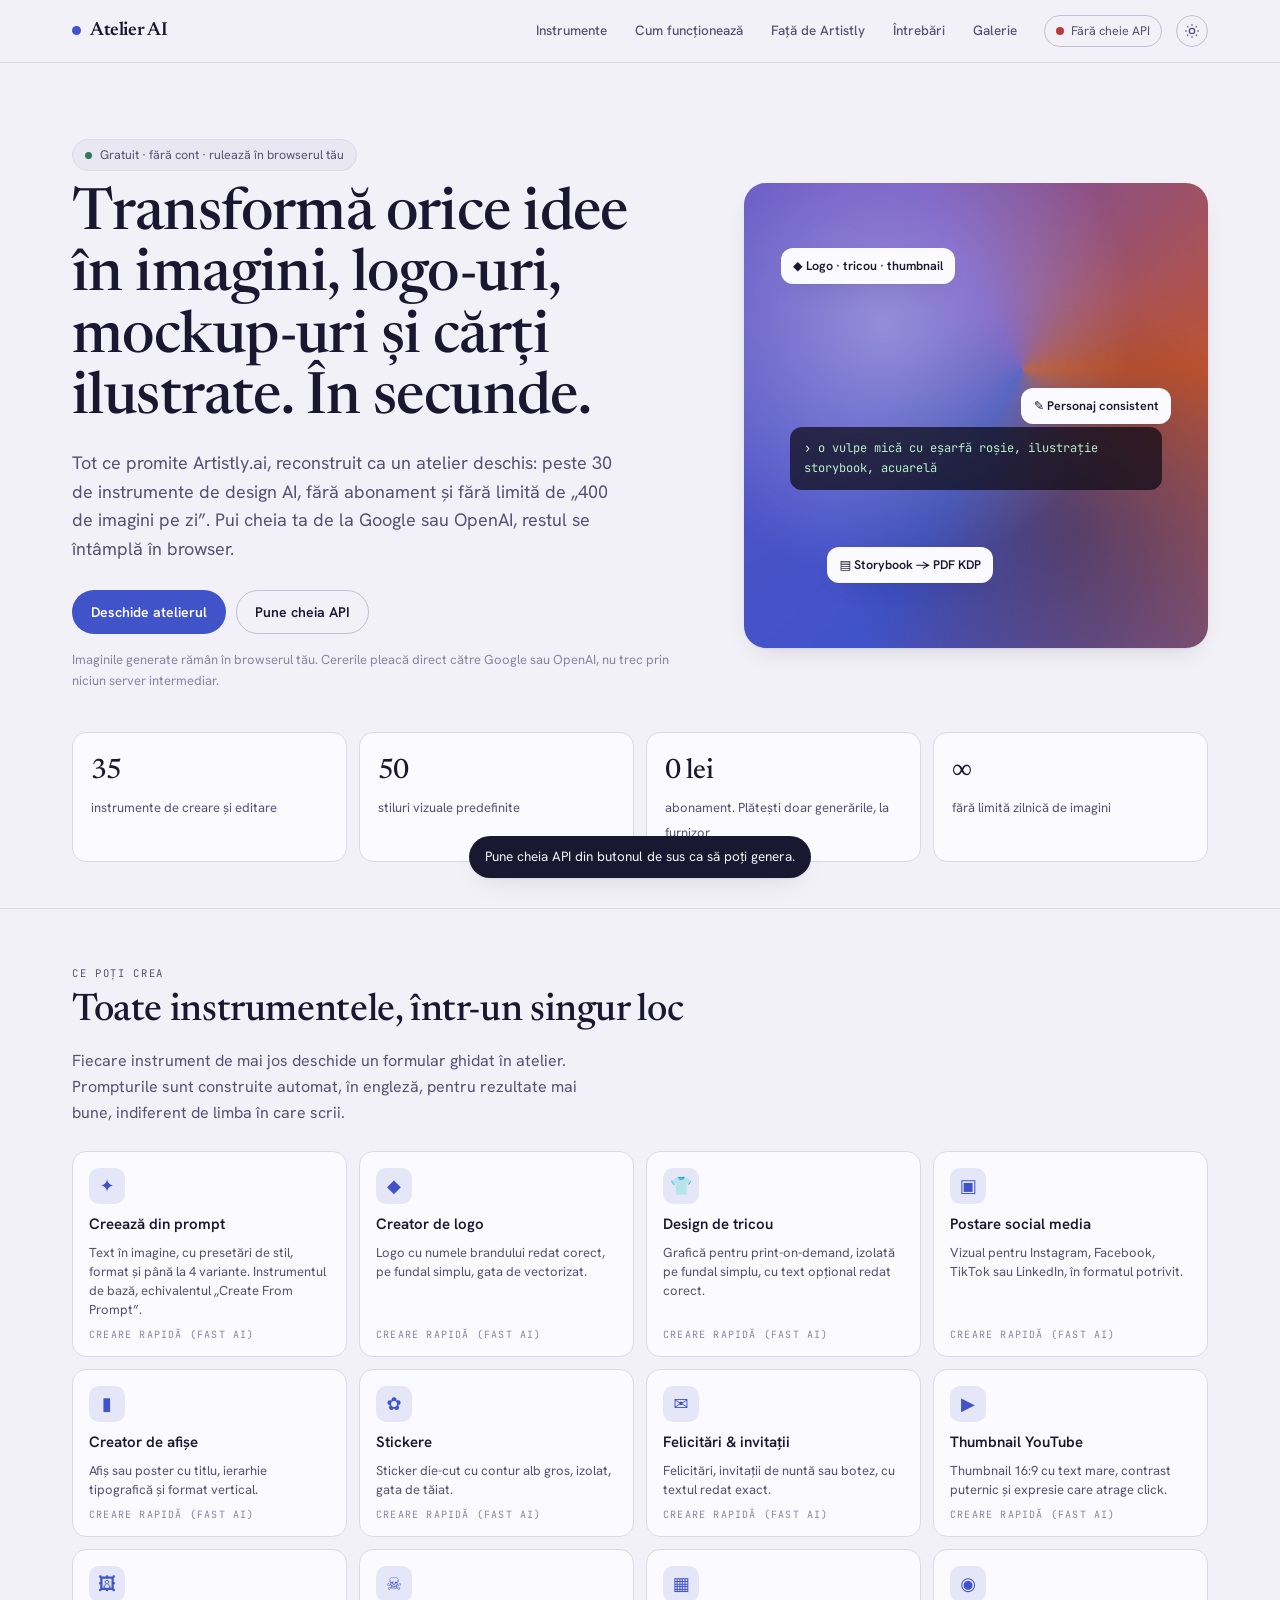
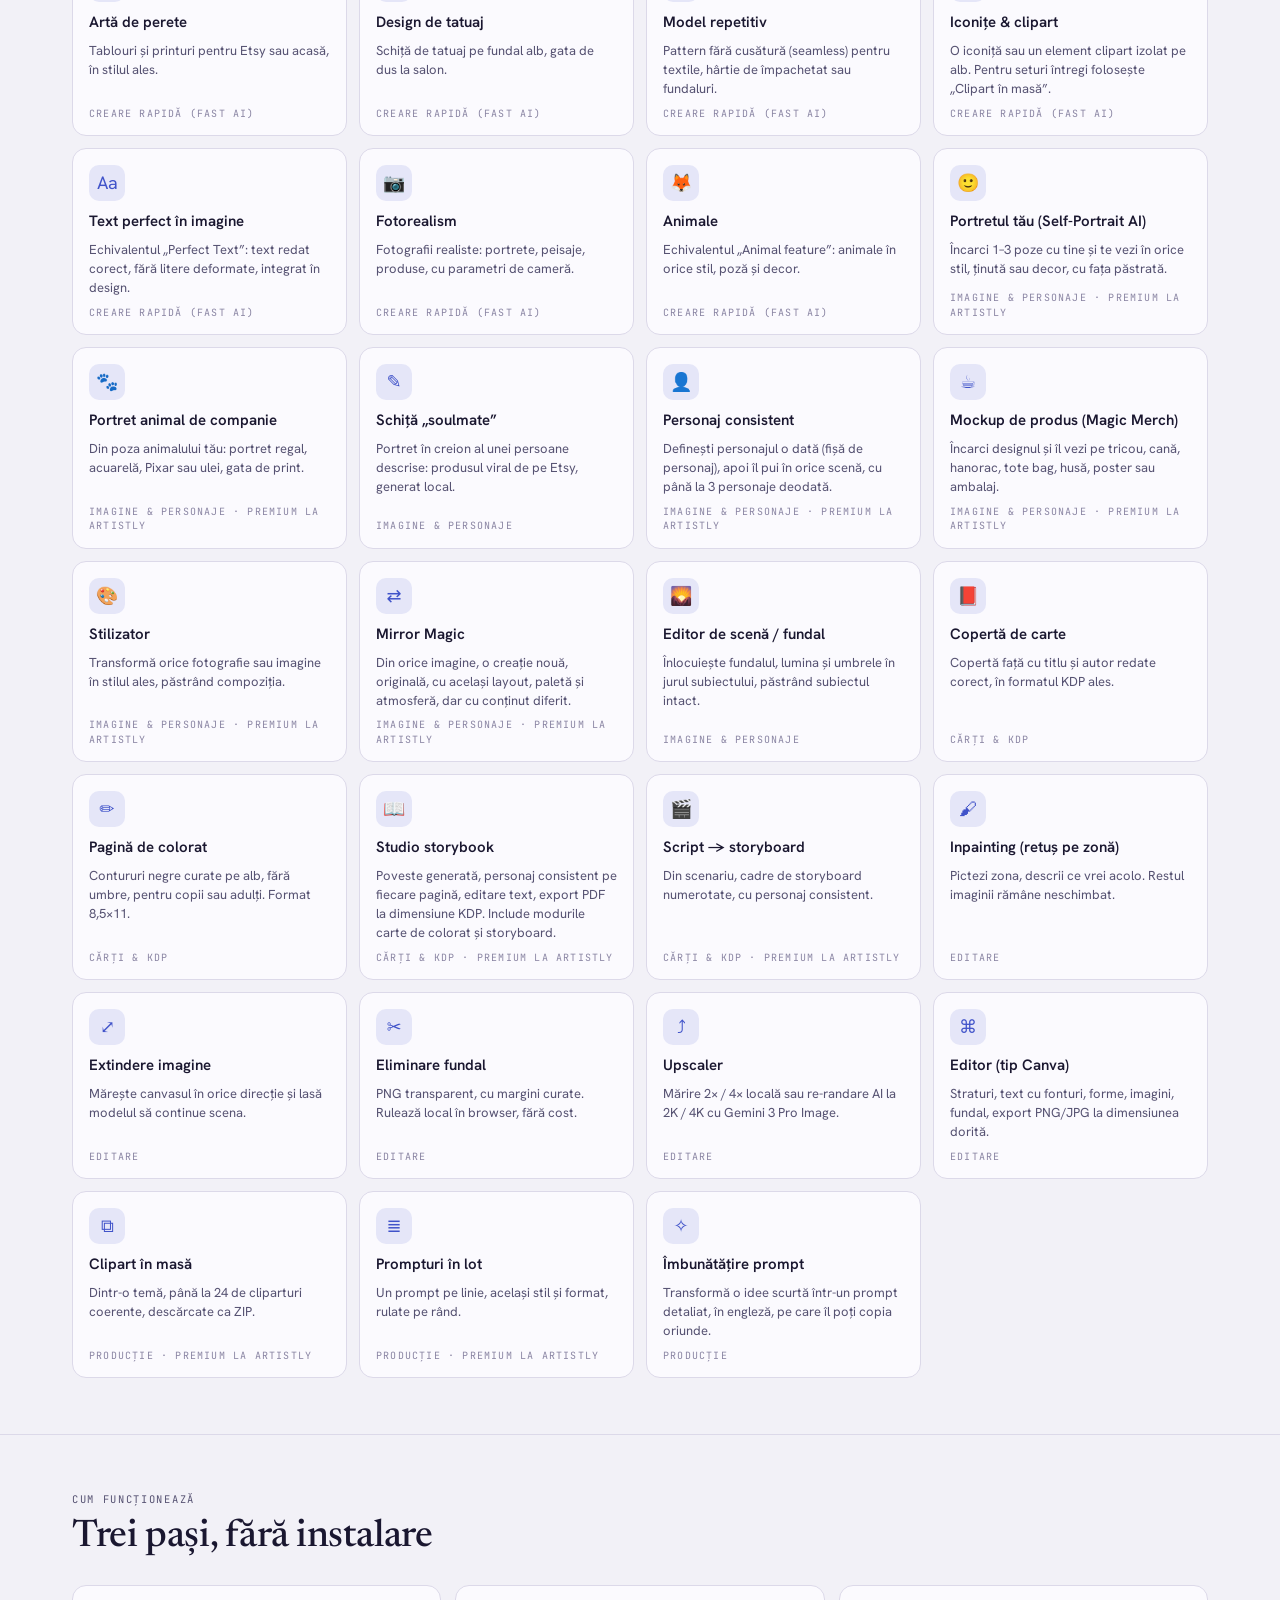
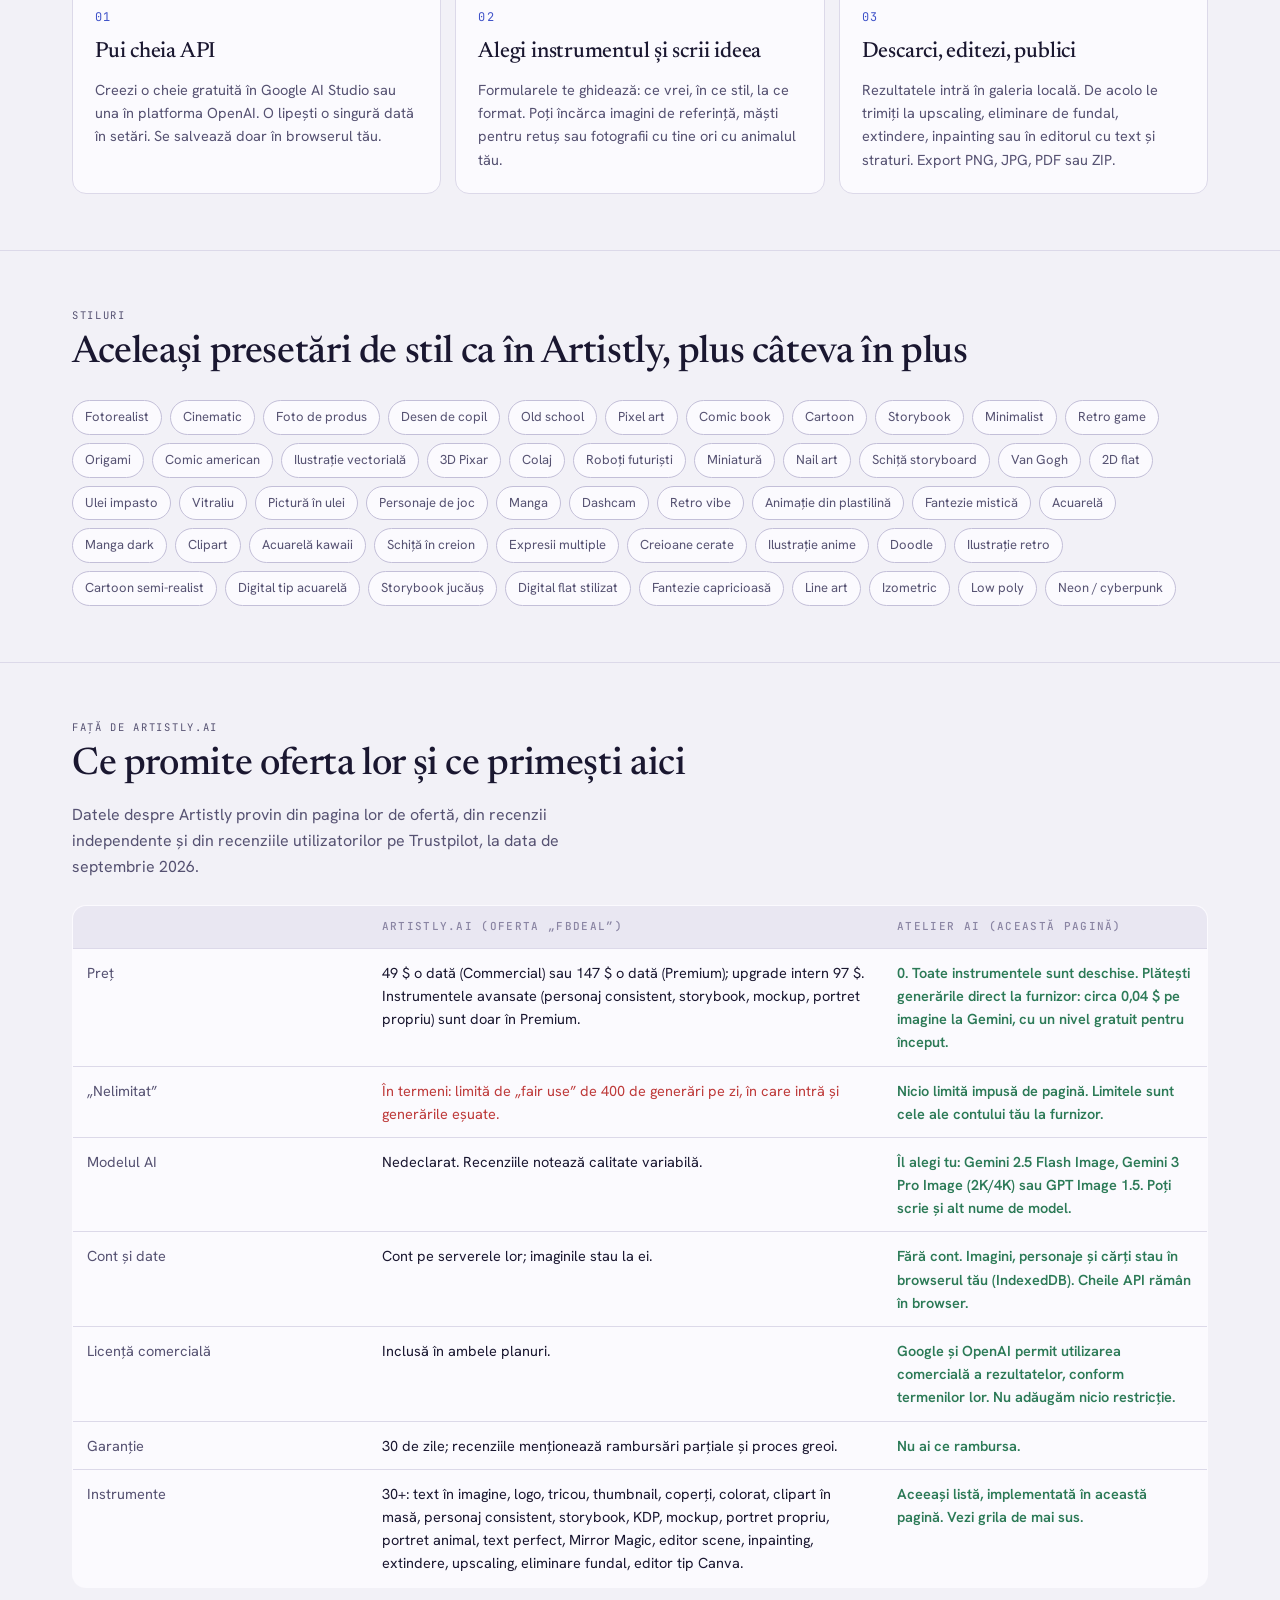
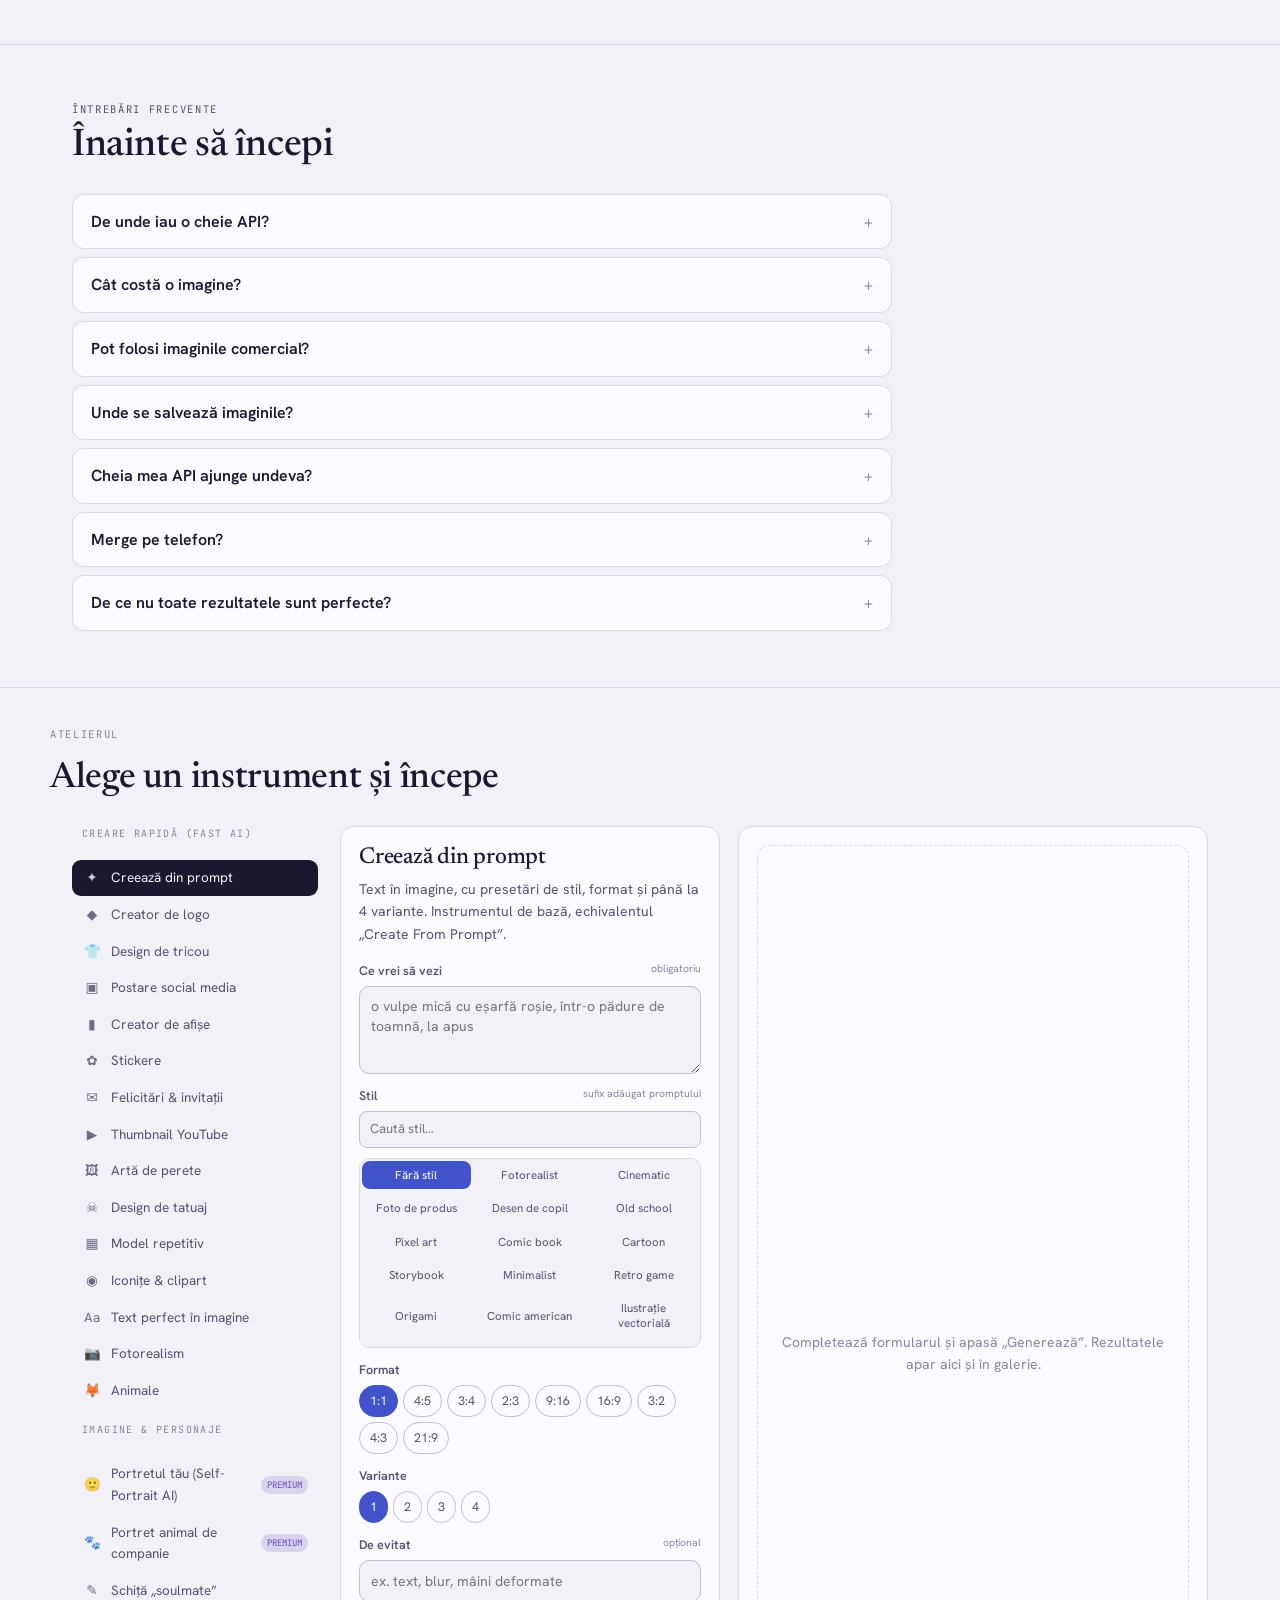
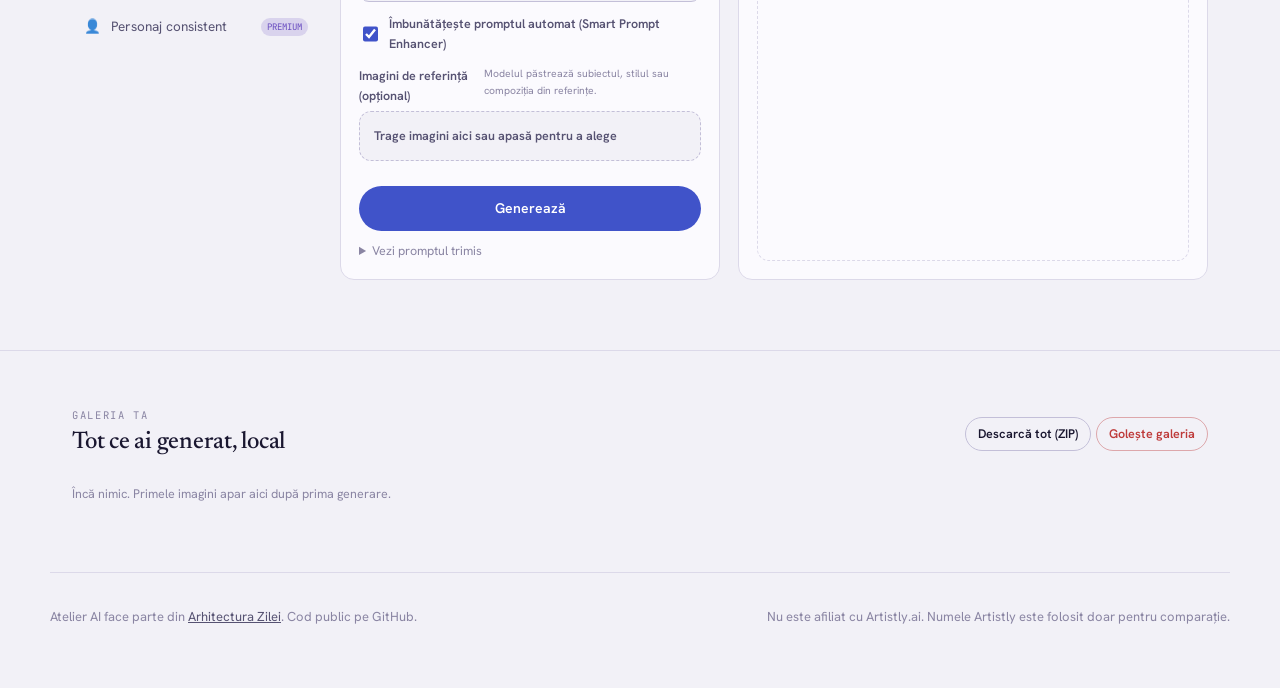
<file: atelier/index.html>
<!doctype html>
<html lang="ro"><head>
<meta charset="utf-8">
<meta name="viewport" content="width=device-width, initial-scale=1">
<title>Atelier AI — generator de imagini, logo-uri, mockup-uri și cărți ilustrate, cu cheia ta API</title>
<meta name="description" content="Peste 30 de instrumente AI într-un atelier care rulează în browser: text în imagine, logo, tricouri, thumbnail-uri, coperți, pagini de colorat, personaj consistent, storybook cu export PDF pentru KDP, mockup de produs, inpainting, extindere, eliminare fundal, upscaling, editor. Fără abonament, fără cont, cu cheia ta Google Gemini sau OpenAI.">
<meta name="robots" content="index, follow, max-image-preview:large">
<link rel="canonical" href="https://arhitecturazilei.ro/atelier/">
<meta property="og:type" content="website">
<meta property="og:site_name" content="Arhitectura Zilei">
<meta property="og:locale" content="ro_RO">
<meta property="og:title" content="Atelier AI — 30+ instrumente de design AI, fără abonament">
<meta property="og:description" content="Text în imagine, logo, mockup, personaj consistent, storybook PDF, inpainting, upscaling. Rulează în browser cu cheia ta API.">
<meta property="og:url" content="https://arhitecturazilei.ro/atelier/">
<meta property="og:image" content="https://arhitecturazilei.ro/og.png">
<meta name="twitter:card" content="summary_large_image">
<link rel="icon" href="/favicon.svg" type="image/svg+xml">
<link rel="apple-touch-icon" href="/apple-touch-icon.png">
<meta name="theme-color" content="#F2F1F7" media="(prefers-color-scheme: light)">
<meta name="theme-color" content="#0D0B16" media="(prefers-color-scheme: dark)">
<link rel="preconnect" href="https://fonts.googleapis.com">
<link rel="preconnect" href="https://fonts.gstatic.com" crossorigin="">
<link rel="stylesheet" href="https://fonts.googleapis.com/css2?family=Hanken+Grotesk:wght@400;500;600;700&family=JetBrains+Mono:wght@400;500&family=Newsreader:ital,opsz,wght@0,6..72,400;0,6..72,500;0,6..72,600;1,6..72,400&display=swap">
<link rel="stylesheet" href="atelier.css">
<script type="application/ld+json">
{"@context":"https://schema.org","@type":"WebApplication","name":"Atelier AI","url":"https://arhitecturazilei.ro/atelier/","applicationCategory":"DesignApplication","operatingSystem":"Web","inLanguage":"ro","description":"Atelier de design AI cu peste 30 de instrumente, care rulează în browser cu cheia API a utilizatorului.","offers":{"@type":"Offer","price":"0","priceCurrency":"EUR"}}
</script>
</head>
<body>
<noscript><p class="noscript">Atelierul are nevoie de JavaScript: toate instrumentele rulează în browserul tău.</p></noscript>

<header class="topbar">
  <div class="wrap topbar-in">
    <a class="brand" href="/"><span class="dot"></span><b>Atelier AI</b></a>
    <nav class="topnav" aria-label="Secțiuni">
      <a href="#instrumente">Instrumente</a>
      <a href="#cum">Cum funcționează</a>
      <a href="#comparatie">Față de Artistly</a>
      <a href="#intrebari">Întrebări</a>
      <a href="#galerie">Galerie</a>
    </nav>
    <button class="keypill" id="keypill" type="button" title="Setări și chei API"><i></i><span>Fără cheie API</span></button>
    <button class="iconbtn" id="themebtn" type="button" aria-label="Schimbă tema">
      <svg viewBox="0 0 24 24" fill="none" stroke="currentColor" stroke-width="2"><circle cx="12" cy="12" r="4"/><path d="M12 2v2m0 16v2M4.9 4.9l1.4 1.4m11.4 11.4 1.4 1.4M2 12h2m16 0h2M4.9 19.1l1.4-1.4m11.4-11.4 1.4-1.4"/></svg>
    </button>
  </div>
</header>

<main>
<!-- ============ LANDING ============ -->
<section class="hero">
  <div class="wrap hero-grid">
    <div>
      <span class="badge"><i></i>Gratuit · fără cont · rulează în browserul tău</span>
      <h1>Transformă orice idee în imagini, logo-uri, mockup-uri și cărți ilustrate. În secunde.</h1>
      <p class="lead">Tot ce promite Artistly.ai, reconstruit ca un atelier deschis: peste 30 de instrumente de design AI, fără abonament și fără limită de „400 de imagini pe zi”. Pui cheia ta de la Google sau OpenAI, restul se întâmplă în browser.</p>
      <div class="cta">
        <a class="btn primary" href="#atelier" id="cta-open">Deschide atelierul</a>
        <button class="btn ghost" type="button" data-open-settings>Pune cheia API</button>
      </div>
      <p class="fine">Imaginile generate rămân în browserul tău. Cererile pleacă direct către Google sau OpenAI, nu trec prin niciun server intermediar.</p>
    </div>
    <div class="hero-art" aria-hidden="true">
      <span class="tag a">◆ Logo · tricou · thumbnail</span>
      <span class="tag b">✎ Personaj consistent</span>
      <span class="tag c">▤ Storybook → PDF KDP</span>
      <div class="prompt">› <em>o vulpe mică cu eșarfă roșie, ilustrație storybook, acuarelă</em></div>
    </div>
  </div>
  <div class="wrap stats">
    <div class="stat"><b id="stat-tools">30+</b><span>instrumente de creare și editare</span></div>
    <div class="stat"><b id="stat-styles">48</b><span>stiluri vizuale predefinite</span></div>
    <div class="stat"><b>0 lei</b><span>abonament. Plătești doar generările, la furnizor</span></div>
    <div class="stat"><b>∞</b><span>fără limită zilnică de imagini</span></div>
  </div>
</section>

<section class="sec" id="instrumente">
  <div class="wrap">
    <div class="sec-head">
      <div><p class="eyebrow">Ce poți crea</p><h2>Toate instrumentele, într-un singur loc</h2></div>
      <p>Fiecare instrument de mai jos deschide un formular ghidat în atelier. Prompturile sunt construite automat, în engleză, pentru rezultate mai bune, indiferent de limba în care scrii.</p>
    </div>
    <div class="tools-grid" id="tools-grid"></div>
  </div>
</section>

<section class="sec" id="cum">
  <div class="wrap">
    <div class="sec-head"><div><p class="eyebrow">Cum funcționează</p><h2>Trei pași, fără instalare</h2></div></div>
    <div class="steps">
      <div class="step"><p class="n">01</p><h3>Pui cheia API</h3><p>Creezi o cheie gratuită în Google AI Studio sau una în platforma OpenAI. O lipești o singură dată în setări. Se salvează doar în browserul tău.</p></div>
      <div class="step"><p class="n">02</p><h3>Alegi instrumentul și scrii ideea</h3><p>Formularele te ghidează: ce vrei, în ce stil, la ce format. Poți încărca imagini de referință, măști pentru retuș sau fotografii cu tine ori cu animalul tău.</p></div>
      <div class="step"><p class="n">03</p><h3>Descarci, editezi, publici</h3><p>Rezultatele intră în galeria locală. De acolo le trimiți la upscaling, eliminare de fundal, extindere, inpainting sau în editorul cu text și straturi. Export PNG, JPG, PDF sau ZIP.</p></div>
    </div>
  </div>
</section>

<section class="sec" id="stiluri">
  <div class="wrap">
    <div class="sec-head"><div><p class="eyebrow">Stiluri</p><h2>Aceleași presetări de stil ca în Artistly, plus câteva în plus</h2></div></div>
    <div class="styles-strip" id="styles-strip"></div>
  </div>
</section>

<section class="sec" id="comparatie">
  <div class="wrap">
    <div class="sec-head">
      <div><p class="eyebrow">Față de Artistly.ai</p><h2>Ce promite oferta lor și ce primești aici</h2></div>
      <p>Datele despre Artistly provin din pagina lor de ofertă, din recenzii independente și din recenziile utilizatorilor pe Trustpilot, la data de septembrie 2026.</p>
    </div>
    <div class="cmp-wrap">
    <table class="cmp">
      <thead><tr><th></th><th>Artistly.ai (oferta „fbdeal”)</th><th>Atelier AI (această pagină)</th></tr></thead>
      <tbody>
        <tr><td>Preț</td><td>49 $ o dată (Commercial) sau 147 $ o dată (Premium); upgrade intern 97 $. Instrumentele avansate (personaj consistent, storybook, mockup, portret propriu) sunt doar în Premium.</td><td class="yes">0. Toate instrumentele sunt deschise. Plătești generările direct la furnizor: circa 0,04 $ pe imagine la Gemini, cu un nivel gratuit pentru început.</td></tr>
        <tr><td>„Nelimitat”</td><td class="no">În termeni: limită de „fair use” de 400 de generări pe zi, în care intră și generările eșuate.</td><td class="yes">Nicio limită impusă de pagină. Limitele sunt cele ale contului tău la furnizor.</td></tr>
        <tr><td>Modelul AI</td><td>Nedeclarat. Recenziile notează calitate variabilă.</td><td class="yes">Îl alegi tu: Gemini 2.5 Flash Image, Gemini 3 Pro Image (2K/4K) sau GPT Image 1.5. Poți scrie și alt nume de model.</td></tr>
        <tr><td>Cont și date</td><td>Cont pe serverele lor; imaginile stau la ei.</td><td class="yes">Fără cont. Imagini, personaje și cărți stau în browserul tău (IndexedDB). Cheile API rămân în browser.</td></tr>
        <tr><td>Licență comercială</td><td>Inclusă în ambele planuri.</td><td class="yes">Google și OpenAI permit utilizarea comercială a rezultatelor, conform termenilor lor. Nu adăugăm nicio restricție.</td></tr>
        <tr><td>Garanție</td><td>30 de zile; recenziile menționează rambursări parțiale și proces greoi.</td><td class="yes">Nu ai ce rambursa.</td></tr>
        <tr><td>Instrumente</td><td>30+: text în imagine, logo, tricou, thumbnail, coperți, colorat, clipart în masă, personaj consistent, storybook, KDP, mockup, portret propriu, portret animal, text perfect, Mirror Magic, editor scene, inpainting, extindere, upscaling, eliminare fundal, editor tip Canva.</td><td class="yes">Aceeași listă, implementată în această pagină. Vezi grila de mai sus.</td></tr>
      </tbody>
    </table>
    </div>
  </div>
</section>

<section class="sec" id="intrebari">
  <div class="wrap">
    <div class="sec-head"><div><p class="eyebrow">Întrebări frecvente</p><h2>Înainte să începi</h2></div></div>
    <div class="faq">
      <details><summary>De unde iau o cheie API?</summary><p>Google: intră în <a href="https://aistudio.google.com/apikey" target="_blank" rel="noopener">aistudio.google.com/apikey</a>, apasă „Create API key” și copiază cheia. Nivelul gratuit permite un număr limitat de generări pe zi fără card. OpenAI: <a href="https://platform.openai.com/api-keys" target="_blank" rel="noopener">platform.openai.com/api-keys</a>; necesită un sold preplătit.</p></details>
      <details><summary>Cât costă o imagine?</summary><p>La Gemini 2.5 Flash Image, aproximativ 0,04 $ per imagine 1024 px. Gemini 3 Pro Image costă mai mult, mai ales la 2K și 4K. La OpenAI, GPT Image 1.5 costă între 0,01 și 0,25 $ în funcție de calitate. Un storybook de 10 pagini iese, cu Gemini Flash, sub 0,50 $.</p></details>
      <details><summary>Pot folosi imaginile comercial?</summary><p>Da, în limitele termenilor furnizorului ales. Atât Google, cât și OpenAI acordă utilizatorului drepturile asupra rezultatelor. Pagina nu adaugă watermark și nu reține nimic.</p></details>
      <details><summary>Unde se salvează imaginile?</summary><p>În baza de date locală a browserului (IndexedDB), pe dispozitivul pe care lucrezi. Dacă ștergi datele site-ului, dispar. Descarcă tot ce vrei să păstrezi; există și export ZIP al galeriei.</p></details>
      <details><summary>Cheia mea API ajunge undeva?</summary><p>Nu. Se salvează în localStorage și se trimite doar către API-ul furnizorului, direct din browser. Codul paginii este public în depozitul GitHub al site-ului și poate fi verificat.</p></details>
      <details><summary>Merge pe telefon?</summary><p>Da, inclusiv instrumentele de desenare a măștii. Eliminarea fundalului rulează un model AI local de aproximativ 40 MB, care se descarcă o singură dată; pe telefoane vechi poate dura.</p></details>
      <details><summary>De ce nu toate rezultatele sunt perfecte?</summary><p>Pentru că modelele AI nu sunt deterministe. Instrumentul „Îmbunătățește promptul” și imaginile de referință cresc rata de reușită. Generează 2–4 variante și alege.</p></details>
    </div>
  </div>
</section>

<!-- ============ APP ============ -->
<section class="app" id="atelier">
  <div class="wrap app-head">
    <p class="eyebrow">Atelierul</p>
    <h2>Alege un instrument și începe</h2>
  </div>
  <div class="wrap app-grid">
    <aside class="side" id="side" aria-label="Instrumente"></aside>
    <div class="main">
      <div class="panel" id="panel"></div>
      <div class="panel stage" id="stage"></div>
    </div>
  </div>
</section>

<section class="sec" id="galerie">
  <div class="wrap">
    <div class="gal-head">
      <div><p class="eyebrow">Galeria ta</p><h2>Tot ce ai generat, local</h2></div>
      <div class="seg">
        <button class="btn ghost small" type="button" id="gal-zip">Descarcă tot (ZIP)</button>
        <button class="btn ghost small danger" type="button" id="gal-clear">Golește galeria</button>
      </div>
    </div>
    <div class="gal" id="gal"></div>
    <p class="hint" id="gal-empty" style="margin-top:10px">Încă nimic. Primele imagini apar aici după prima generare.</p>
  </div>
</section>
</main>

<footer class="footer wrap">
  <span>Atelier AI face parte din <a href="/">Arhitectura Zilei</a>. Cod public pe GitHub.</span>
  <span>Nu este afiliat cu Artistly.ai. Numele Artistly este folosit doar pentru comparație.</span>
</footer>

<!-- settings modal -->
<div class="modal" id="settings" role="dialog" aria-modal="true" aria-labelledby="settings-t">
  <div class="box">
    <button class="iconbtn close" type="button" data-close aria-label="Închide">✕</button>
    <h3 id="settings-t">Setări și chei API</h3>
    <p class="desc">Cheile se salvează doar în acest browser și pleacă direct către furnizor.</p>
    <div class="provider-tabs" id="provider-tabs">
      <button type="button" data-prov="gemini" aria-pressed="true">Google Gemini</button>
      <button type="button" data-prov="openai" aria-pressed="false">OpenAI</button>
    </div>
    <div id="prov-gemini">
      <div class="field"><label>Cheie API Google <small><a href="https://aistudio.google.com/apikey" target="_blank" rel="noopener">obține una</a></small></label><input type="password" id="key-gemini" placeholder="AIza..." autocomplete="off" spellcheck="false"></div>
      <div class="field"><label>Model pentru imagini</label><select id="model-gemini">
        <option value="gemini-2.5-flash-image">gemini-2.5-flash-image (rapid, ieftin, 1024 px)</option>
        <option value="gemini-3-pro-image-preview">gemini-3-pro-image-preview (calitate, 1K/2K/4K, text foarte bun)</option>
        <option value="custom">alt model…</option>
      </select></div>
      <div class="field" id="model-gemini-custom-w" hidden><label>Nume model</label><input type="text" id="model-gemini-custom" placeholder="ex. gemini-3.1-flash-image"></div>
      <div class="field"><label>Model pentru text (prompturi, povești)</label><input type="text" id="text-gemini" value="gemini-2.5-flash"></div>
    </div>
    <div id="prov-openai" hidden>
      <div class="field"><label>Cheie API OpenAI <small><a href="https://platform.openai.com/api-keys" target="_blank" rel="noopener">obține una</a></small></label><input type="password" id="key-openai" placeholder="sk-..." autocomplete="off" spellcheck="false"></div>
      <div class="field"><label>Model pentru imagini</label><select id="model-openai">
        <option value="gpt-image-1.5">gpt-image-1.5</option>
        <option value="gpt-image-1">gpt-image-1</option>
        <option value="custom">alt model…</option>
      </select></div>
      <div class="field" id="model-openai-custom-w" hidden><label>Nume model</label><input type="text" id="model-openai-custom" placeholder="ex. gpt-image-2"></div>
      <div class="row">
        <div class="field"><label>Calitate</label><select id="quality-openai"><option value="low">low</option><option value="medium" selected>medium</option><option value="high">high</option></select></div>
        <div class="field"><label>Model pentru text</label><input type="text" id="text-openai" value="gpt-4.1-mini"></div>
      </div>
    </div>
    <div class="note">Furnizorul activ este cel selectat mai sus. Poți avea ambele chei salvate și schimba oricând. Cheile Google gratuite au limite zilnice; dacă primești eroare 429, așteaptă sau activează facturarea.</div>
    <div class="seg" style="justify-content:flex-end">
      <button class="btn ghost" type="button" id="key-test">Testează cheia</button>
      <button class="btn primary" type="button" id="key-save">Salvează</button>
    </div>
    <p class="hint" id="key-status" style="margin-top:10px"></p>
  </div>
</div>

<!-- lightbox -->
<div class="modal" id="lightbox" role="dialog" aria-modal="true">
  <div class="box lb">
    <button class="iconbtn close" type="button" data-close aria-label="Închide">✕</button>
    <img id="lb-img" alt="">
    <p class="meta" id="lb-meta"></p>
    <div class="acts" id="lb-acts"></div>
  </div>
</div>

<div class="toast" id="toast" role="status"></div>
<script src="atelier.js"></script>
</body></html>
</file>
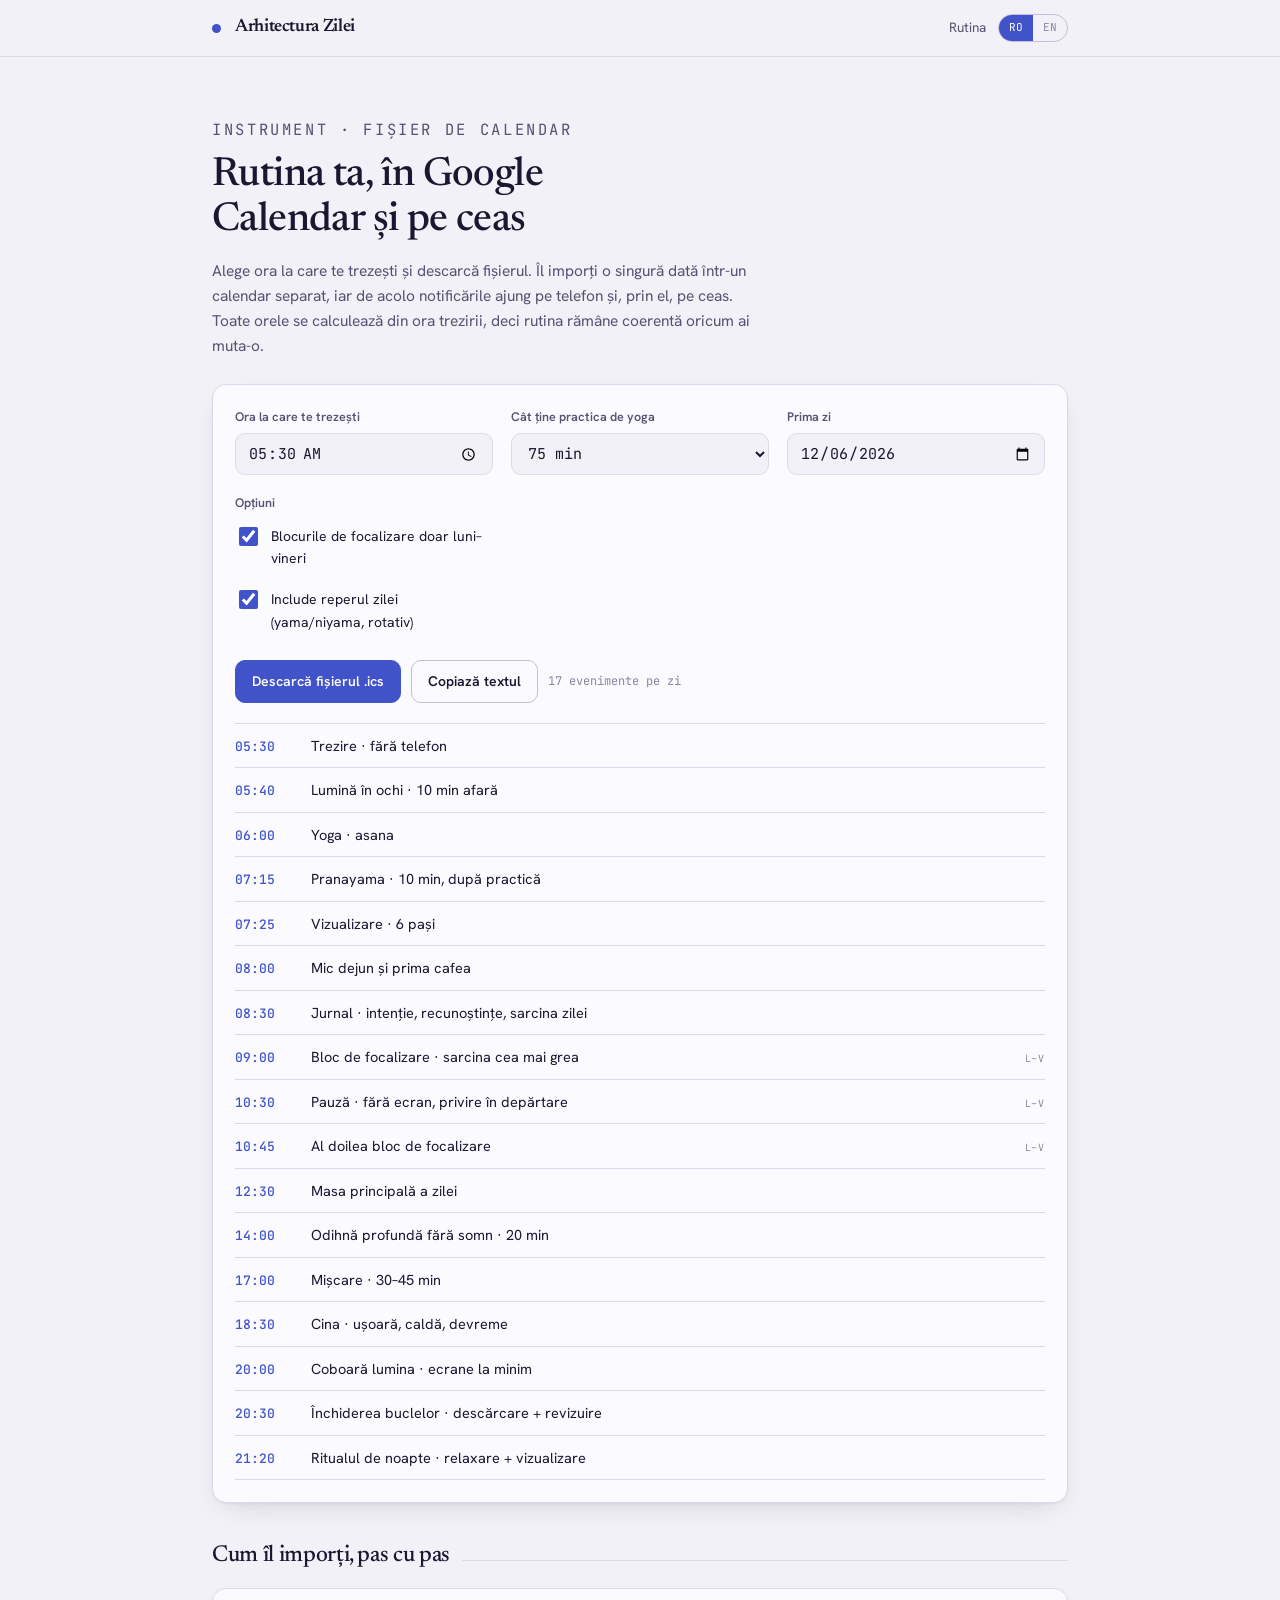
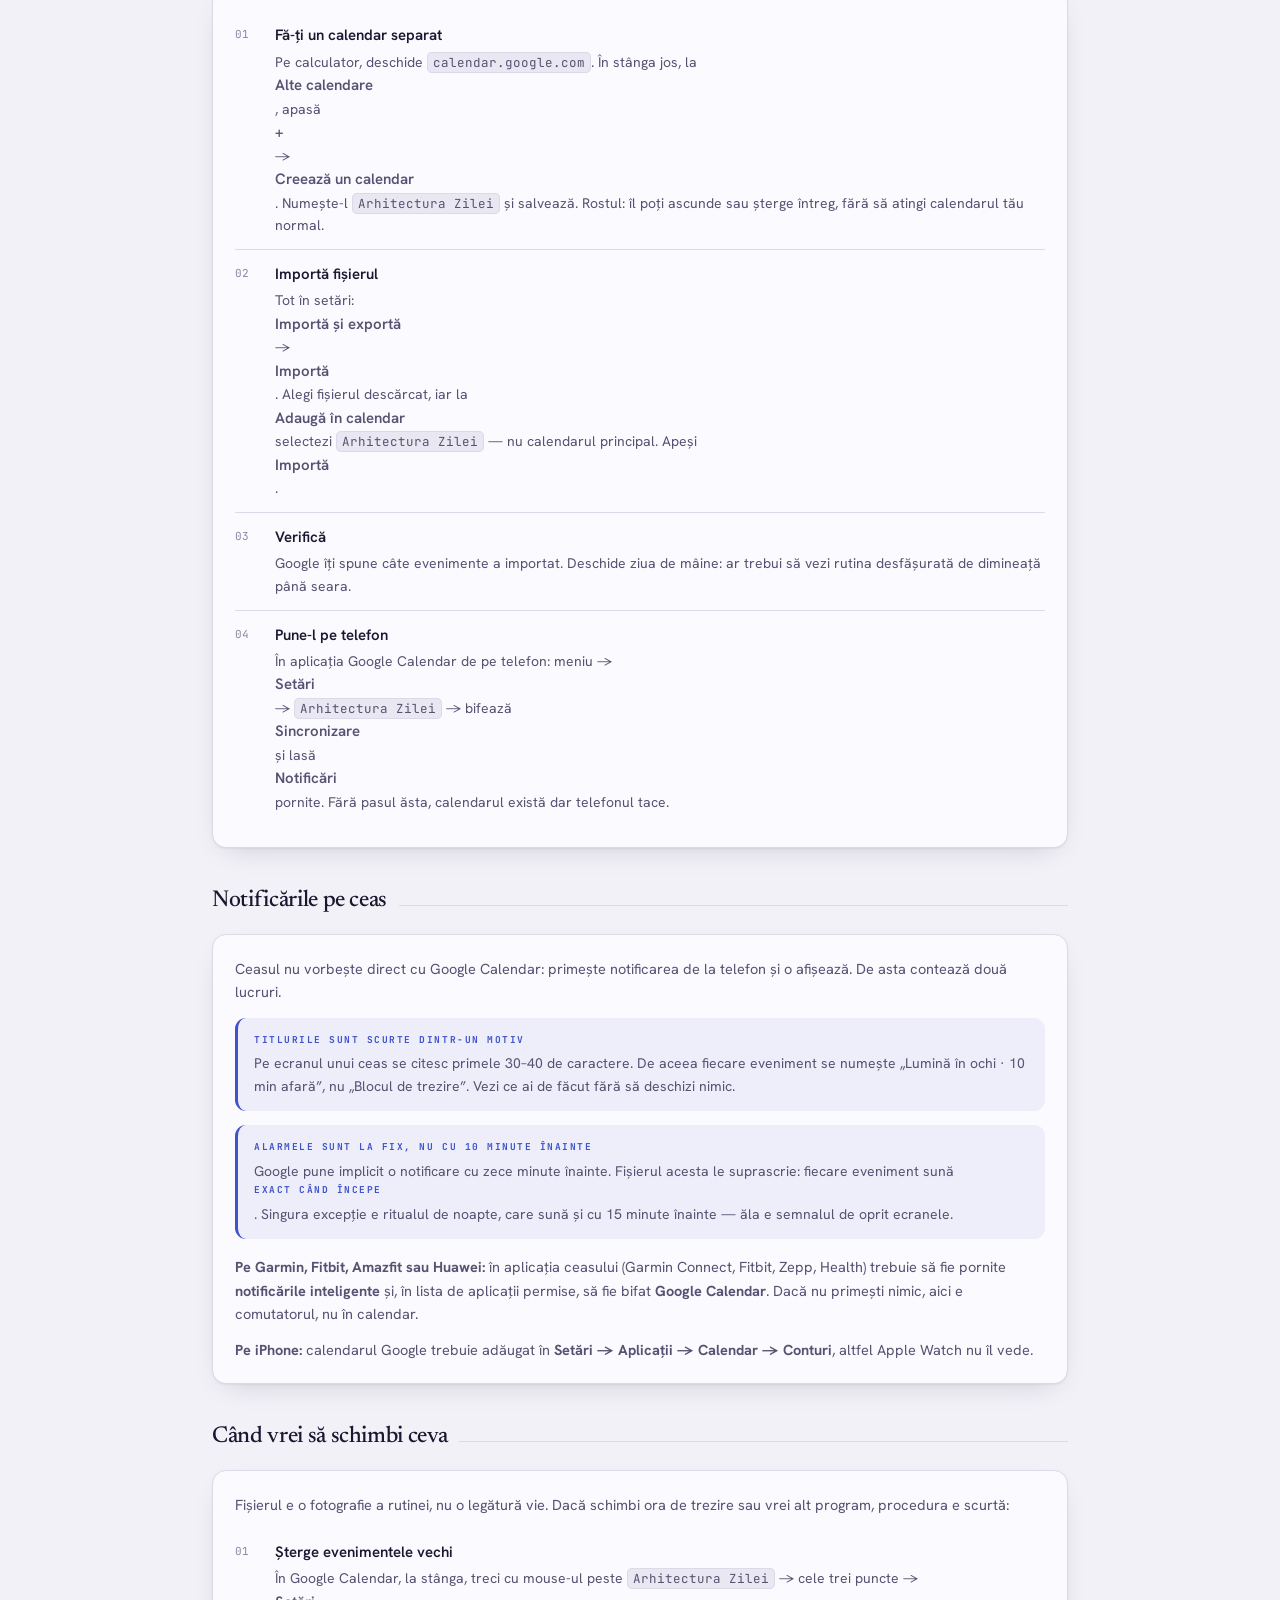
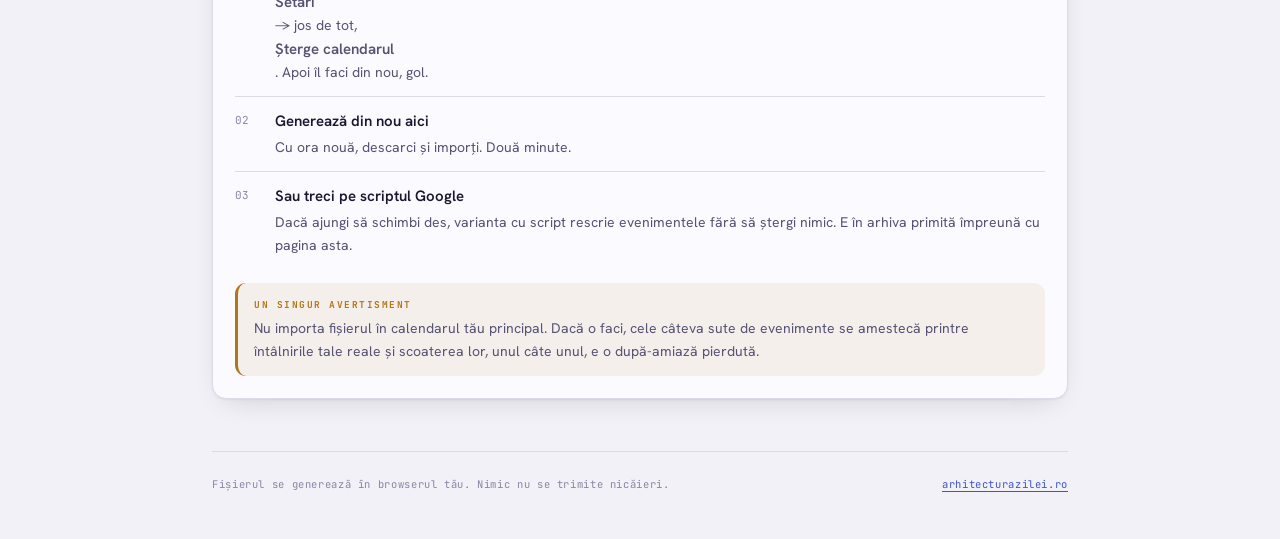
<file: calendar/index.html>
<!doctype html>
<html lang="ro">
<head>
<meta charset="utf-8">
<meta name="viewport" content="width=device-width, initial-scale=1">
<title>Rutina în calendar — Arhitectura Zilei</title>
<meta name="description" content="Generează rutina din Arhitectura Zilei ca fișier de calendar, potrivit orei tale de trezire, și importă-l în Google Calendar. Notificările ajung apoi pe telefon și pe ceas.">
<link rel="canonical" href="https://arhitecturazilei.ro/calendar/">
<meta name="robots" content="index, follow">
<meta property="og:type" content="website">
<meta property="og:title" content="Rutina în calendar">
<meta property="og:description" content="Rutina zilnică, generată ca fișier de calendar pentru Google Calendar și notificări pe ceas.">
<meta property="og:image" content="https://arhitecturazilei.ro/og.png">
<link rel="icon" href="/favicon.svg" type="image/svg+xml">
<link rel="apple-touch-icon" href="/apple-touch-icon.png">
<meta name="theme-color" content="#F2F1F7" media="(prefers-color-scheme: light)">
<meta name="theme-color" content="#0D0B16" media="(prefers-color-scheme: dark)">
<link rel="preconnect" href="https://fonts.googleapis.com">
<link rel="preconnect" href="https://fonts.gstatic.com" crossorigin>
<link rel="stylesheet" href="https://fonts.googleapis.com/css2?family=Hanken+Grotesk:wght@400;500;600;700&family=JetBrains+Mono:wght@400;500&family=Newsreader:ital,opsz,wght@0,6..72,400;0,6..72,500;1,6..72,400&display=swap">
<style>
:root{
  --ground:#F2F1F7;--surface:#FBFAFE;--surface-2:#E9E7F2;--line:#DCD9E9;--line-strong:#C3BFD8;
  --ink:#1A1730;--ink-2:#565272;--ink-3:#8A85A3;--accent:#4053C9;--good:#2C7A57;--warn:#B0761B;
  --shadow:0 1px 2px rgba(26,23,48,.05), 0 10px 28px -14px rgba(26,23,48,.22);--radius:14px;
}
@media (prefers-color-scheme: dark){
  :root:not([data-theme="light"]){
    --ground:#0D0B16;--surface:#161327;--surface-2:#201C36;--line:#2B2645;--line-strong:#3E3862;
    --ink:#ECEAF7;--ink-2:#A9A3C5;--ink-3:#6F6990;--accent:#8090F2;--good:#4FC98D;--warn:#E4A342;
    --shadow:0 1px 2px rgba(0,0,0,.45), 0 14px 34px -18px rgba(0,0,0,.8);
  }
}
:root[data-theme="dark"]{
  --ground:#0D0B16;--surface:#161327;--surface-2:#201C36;--line:#2B2645;--line-strong:#3E3862;
  --ink:#ECEAF7;--ink-2:#A9A3C5;--ink-3:#6F6990;--accent:#8090F2;--good:#4FC98D;--warn:#E4A342;
  --shadow:0 1px 2px rgba(0,0,0,.45), 0 14px 34px -18px rgba(0,0,0,.8);
}
*{box-sizing:border-box}
body{margin:0;background:var(--ground);color:var(--ink);
  font-family:"Hanken Grotesk","Segoe UI",system-ui,sans-serif;font-size:16px;line-height:1.62;
  -webkit-font-smoothing:antialiased}
h1,h2,h3{margin:0;font-family:"Newsreader",Georgia,serif;font-weight:500;letter-spacing:-.015em;text-wrap:balance}
p{margin:0}
button{font:inherit;color:inherit;background:none;border:none;cursor:pointer}
a{color:var(--accent);text-underline-offset:3px}
:focus-visible{outline:2px solid var(--accent);outline-offset:2px;border-radius:6px}
.mono{font-family:"JetBrains Mono",ui-monospace,monospace;font-variant-numeric:tabular-nums}
.eyebrow{font-family:"JetBrains Mono",monospace;font-size:10.5px;letter-spacing:.17em;text-transform:uppercase;color:var(--ink-3)}
.wrap{max-width:900px;margin:0 auto;padding:0 22px}
.top{position:sticky;top:0;z-index:20;background:color-mix(in oklab,var(--ground) 90%,transparent);
  backdrop-filter:blur(12px);border-bottom:1px solid var(--line)}
.top-in{display:flex;align-items:center;gap:14px;height:56px}
.top b{font-family:"Newsreader",serif;font-weight:600;font-size:18px;letter-spacing:-.02em}
.top .dot{width:9px;height:9px;border-radius:50%;background:var(--accent)}
.top nav{margin-left:auto;display:flex;gap:12px;align-items:center}
.top nav a{font-size:13.5px;color:var(--ink-2);text-decoration:none}
.top nav a:hover{color:var(--accent)}
.lang{display:flex;border:1px solid var(--line-strong);border-radius:999px;overflow:hidden}
.lang button{padding:4px 10px;font-family:"JetBrains Mono",monospace;font-size:11px;color:var(--ink-3)}
.lang button[aria-pressed="true"]{background:var(--accent);color:var(--surface)}
.hero{padding:46px 0 26px}
.hero h1{font-size:clamp(28px,4.4vw,40px);line-height:1.12;margin-top:12px;max-width:22ch}
.hero p{margin-top:14px;color:var(--ink-2);max-width:62ch;font-size:15.5px}
.card{background:var(--surface);border:1px solid var(--line);border-radius:var(--radius);padding:22px;box-shadow:var(--shadow)}
.sec{display:flex;align-items:baseline;gap:12px;margin:34px 0 14px}
.sec h2{font-size:23px}
.sec .line{flex:1;height:1px;background:var(--line)}
.controls{display:grid;grid-template-columns:repeat(auto-fit,minmax(190px,1fr));gap:18px;align-items:start}
label.f{display:block;font-size:12.5px;font-weight:600;color:var(--ink-2);margin-bottom:6px}
input[type="time"],input[type="date"],select{width:100%;background:var(--ground);border:1px solid var(--line);
  border-radius:10px;padding:9px 12px;font-family:"JetBrains Mono",monospace;font-size:15px;color:inherit}
input:focus{outline:none;border-color:var(--accent)}
.chk{display:flex;align-items:flex-start;gap:10px;padding:9px 0;cursor:pointer}
.chk input{width:19px;height:19px;margin-top:2px;accent-color:var(--accent);flex:0 0 auto}
.chk span{font-size:14px}
.chk small{display:block;color:var(--ink-3);font-size:12.5px}
.btn{display:inline-flex;align-items:center;gap:8px;padding:9px 16px;border-radius:10px;font-size:14px;
  font-weight:600;border:1px solid var(--line-strong);transition:.18s}
.btn:hover{background:var(--surface-2);border-color:var(--accent)}
.btn.primary{background:var(--accent);border-color:var(--accent);color:var(--surface)}
.btn.primary:hover{filter:brightness(1.08)}
.row{display:flex;gap:10px;flex-wrap:wrap;margin-top:18px;align-items:center}
.plan{margin-top:20px;border-top:1px solid var(--line)}
.pl{display:grid;grid-template-columns:62px 1fr auto;gap:14px;align-items:baseline;
  padding:10px 0;border-bottom:1px solid var(--line)}
.pl b{font-family:"JetBrains Mono",monospace;font-size:13px;font-weight:500;color:var(--accent)}
.pl span{font-size:14.5px}
.pl i{font-style:normal;font-family:"JetBrains Mono",monospace;font-size:10px;letter-spacing:.08em;
  text-transform:uppercase;color:var(--ink-3)}
.pl.night b{color:var(--ink-3)}
.steps{counter-reset:s;display:flex;flex-direction:column;gap:0}
.st{display:grid;grid-template-columns:26px 1fr;gap:14px;padding:12px 0;border-bottom:1px solid var(--line)}
.st:last-child{border-bottom:none}
.st .n{font-family:"JetBrains Mono",monospace;font-size:11px;color:var(--ink-3);padding-top:3px}
.st b{font-weight:600;font-size:15px;display:block}
.st p{font-size:14px;color:var(--ink-2);margin-top:3px}
.st code{font-family:"JetBrains Mono",monospace;font-size:12.5px;background:var(--surface-2);
  border:1px solid var(--line);border-radius:5px;padding:1px 5px}
.note{margin-top:14px;padding:14px 16px;border-radius:11px;border-left:3px solid var(--accent);
  background:color-mix(in oklab,var(--accent) 7%,transparent);font-size:14px;color:var(--ink-2)}
.note b{display:block;font-family:"JetBrains Mono",monospace;font-size:9.5px;letter-spacing:.16em;
  text-transform:uppercase;color:var(--accent);margin-bottom:5px}
.note.warn{border-left-color:var(--warn);background:color-mix(in oklab,var(--warn) 8%,transparent)}
.note.warn b{color:var(--warn)}
textarea{width:100%;min-height:110px;margin-top:14px;background:var(--ground);border:1px solid var(--line);
  border-radius:10px;padding:10px 12px;font-family:"JetBrains Mono",monospace;font-size:11px;
  line-height:1.5;color:inherit;resize:vertical}
footer{margin-top:52px;padding:24px 0 46px;border-top:1px solid var(--line);
  font-family:"JetBrains Mono",monospace;font-size:10.5px;letter-spacing:.06em;color:var(--ink-3);
  display:flex;justify-content:space-between;gap:14px;flex-wrap:wrap}
.toast{position:fixed;left:50%;bottom:24px;transform:translate(-50%,14px);z-index:50;padding:10px 18px;
  border-radius:999px;background:var(--ink);color:var(--ground);font-size:13.5px;font-weight:500;
  opacity:0;pointer-events:none;transition:.25s}
.toast.show{opacity:1;transform:translate(-50%,0)}
@media (max-width:620px){
  .pl{grid-template-columns:56px 1fr;}
  .pl i{grid-column:2}
}
@media (prefers-reduced-motion: reduce){*{transition-duration:.01ms !important}}
</style>
</head>
<body>

<div class="top"><div class="wrap top-in">
  <span class="dot"></span><b>Arhitectura Zilei</b>
  <nav>
    <a href="/" id="navHome">Rutina</a>
    <div class="lang" id="lang"><button data-l="ro">RO</button><button data-l="en">EN</button></div>
  </nav>
</div></div>

<main class="wrap">
  <div class="hero">
    <p class="eyebrow" id="eyebrow"></p>
    <h1 id="h1"></h1>
    <p id="lead"></p>
  </div>

  <div class="card">
    <div class="controls">
      <div>
        <label class="f" for="wake" id="lWake"></label>
        <input type="time" id="wake" value="05:30">
      </div>
      <div>
        <label class="f" for="yoga" id="lYoga"></label>
        <select id="yoga"><option value="60">60 min</option><option value="75" selected>75 min</option><option value="90">90 min</option><option value="105">105 min</option></select>
      </div>
      <div>
        <label class="f" for="start" id="lStart"></label>
        <input type="date" id="start">
      </div>
      <div>
        <label class="f" id="lOpt"></label>
        <label class="chk" style="margin-top:-4px"><input type="checkbox" id="weekdays" checked><span id="tWeekdays"></span></label>
        <label class="chk"><input type="checkbox" id="repere" checked><span id="tRepere"></span></label>
      </div>
    </div>
    <div class="row">
      <button class="btn primary" id="dl"></button>
      <button class="btn" id="copy"></button>
      <span class="mono" id="count" style="color:var(--ink-3);font-size:12px"></span>
    </div>
    <textarea id="out" spellcheck="false" hidden></textarea>
    <div class="plan" id="plan"></div>
  </div>

  <div class="sec"><h2 id="hImport"></h2><span class="line"></span></div>
  <div class="card"><div class="steps" id="import"></div></div>

  <div class="sec"><h2 id="hWatch"></h2><span class="line"></span></div>
  <div class="card" id="watch"></div>

  <div class="sec"><h2 id="hChange"></h2><span class="line"></span></div>
  <div class="card" id="change"></div>

  <footer>
    <span id="f1"></span>
    <span><a href="/">arhitecturazilei.ro</a></span>
  </footer>
</main>
<div class="toast" id="toast"></div>

<script>
const DATA = {"ev": [{"id": "trezire", "off": 0, "dur": 10, "al": [0], "days": "", "shift": false, "t": ["Trezire · fără telefon", "Wake · no phone"], "d": ["Rămâi 60 de secunde cu ochii închiși și spune-ți intenția zilei o dată, clar.\n\nApoi 400–500 ml de apă cu un vârf de sare și puțină lămâie, înainte de orice altceva.\n\nTelefonul rămâne închis până termini blocul de dimineață: primul val de dopamină al zilei stabilește linia de bază pentru tot restul.", "Stay 60 seconds with your eyes closed and say the day's intention once, clearly.\n\nThen 400–500 ml of water with a pinch of salt and a little lemon, before anything else.\n\nThe phone stays off until the morning block is done: the first dopamine wave of the day sets the baseline for everything after."]}, {"id": "lumina", "off": 10, "dur": 15, "al": [0], "days": "", "shift": false, "t": ["Lumină în ochi · 10 min afară", "Light in the eyes · 10 min outdoors"], "d": ["Afară, fără ochelari de soare, fără geam între tine și cer. Înnorat: 15–20 de minute.\n\nSemnalul ajunge direct la nucleul suprachiasmatic: declanșează pulsul de cortizol și pornește cronometrul de circa 16 ore până la melatonină.\n\nBea apa aici, afară, dacă e vreme bună. Și tot aici se încălzește corpul pentru practica de la 06:00 — cu atât mai important dacă faci yoga în casă, unde nu ajunge lumina de afară.", "Outdoors, no sunglasses, no window between you and the sky. Overcast: 15–20 minutes.\n\nThe signal goes straight to the suprachiasmatic nucleus: it triggers the cortisol pulse and starts the roughly 16-hour timer to melatonin.\n\nDrink the water out here, if the weather allows. This is also where the body warms up for the 06:00 practice — all the more important if you do yoga indoors, where outdoor light never reaches."]}, {"id": "yoga", "off": 30, "dur": 75, "al": [5, 0], "days": "", "shift": false, "t": ["Yoga · asana", "Yoga · asana"], "d": ["Practica ta, în fereastra pe care o ții din 2023. Tot restul dimineții se așază în jurul ei.\n\nOrdinea clasică din Yoga Sutra e exact cea de azi: asana pregătește corpul să stea nemișcat, pranayama liniștește respirația, iar mintea devine disponibilă pentru vizualizare abia după. De asta respirația și vizualizarea vin imediat după practică, nu înainte — cad pe teren pregătit.\n\nPranayama și vizualizarea care urmează încap tot în fereastra ta de două ore: la 75 de minute de asana, se termină la 07:40.\n\nDacă practica e dinamică, mișcarea de la 17:00 devine opțională — o plimbare lungă e de ajuns.", "Your practice, in the window you have kept since 2023. The rest of the morning arranges itself around it.\n\nThe classical order in the Yoga Sutra is exactly today's: asana prepares the body to sit still, pranayama settles the breath, and only then does the mind become available for visualization. That is why breathing and visualization come immediately after the practice, not before — they land on prepared ground.\n\nThe pranayama and the visualization that follow still fit inside your two-hour window: with 75 minutes of asana they end at 07:40.\n\nIf the practice is dynamic, the 17:00 movement becomes optional — a long walk is enough."]}, {"id": "respiratie", "off": 105, "dur": 10, "al": [0], "days": "", "shift": true, "t": ["Pranayama · 10 min, după practică", "Pranayama · 10 min, after the practice"], "d": ["Inspiră pe nas 4 timpi, expiră pe gură 6. Aproximativ cinci respirații și jumătate pe minut.\n\nExpirul mai lung activează ramura vagală: treci în calm-alert, singura stare în care vizualizarea funcționează. În anxietate, creierul repetă amenințarea, nu obiectivul.\n\nSau nadi shodhana, dacă preferi. Cronometru: arhitecturazilei.ro → Instrumente", "Inhale through the nose for 4, exhale through the mouth for 6. About five and a half breaths a minute.\n\nThe longer exhale engages the vagal branch: you shift into calm-alert, the only state in which visualization works. In anxiety the brain rehearses the threat, not the goal.\n\nOr nadi shodhana, if you prefer. Timer: arhitecturazilei.ro/en → Tools"]}, {"id": "vizualizare", "off": 115, "dur": 15, "al": [0], "days": "", "shift": true, "t": ["Vizualizare · 6 pași", "Visualization · 6 steps"], "d": ["1 Coborâre (2 min) · 2 Ancorarea scenei (1 min) · 3 Saturație senzorială (3 min) · 4 Emoția dinaintea faptului (2 min) · 5 Primul pas fizic (1 min) · 6 Eliberare (1 min)\n\nPasul 5 nu e opțional: fără el, vizualizarea rămâne o stare plăcută fără consecință.\n\nGhidaj cu cronometru: arhitecturazilei.ro → Instrumente", "1 Descent (2 min) · 2 Anchoring the scene (1 min) · 3 Sensory saturation (3 min) · 4 The emotion before the fact (2 min) · 5 The first physical step (1 min) · 6 Release (1 min)\n\nStep 5 is not optional: without it, visualization stays a pleasant state without consequence.\n\nGuided with a timer: arhitecturazilei.ro/en → Tools"]}, {"id": "cafea", "off": 150, "dur": 30, "al": [0], "days": "", "shift": false, "t": ["Mic dejun și prima cafea", "Breakfast and the first coffee"], "d": ["Fereastra ta de „Relaxare și mic dejun”, cu cafeaua la locul ei.\n\nAu trecut două ore și jumătate de la trezire, mult peste pragul de 90 de minute: vârful natural de cortizol s-a consumat deja, iar cofeina nu mai fură din el.\n\nCofeina blochează receptorii de adenozină, nu elimină adenozina. Dacă bei prea devreme, tot ce s-a acumulat se descarcă odată — de acolo vine prăbușirea de la ora două.", "Your “relax and breakfast” window, with the coffee in its right place.\n\nTwo and a half hours have passed since waking, well past the 90-minute threshold: the natural cortisol peak is spent, and the caffeine no longer steals from it.\n\nCaffeine blocks adenosine receptors, it does not clear adenosine. Drink too early and everything accumulated lands at once — that is where the two o'clock crash comes from."]}, {"id": "jurnal", "off": 180, "dur": 15, "al": [0], "days": "", "shift": false, "t": ["Jurnal · intenție, recunoștințe, sarcina zilei", "Journal · intention, gratitudes, the day's task"], "d": ["De mână, nu pe telefon. Scrisul e mai lent decât gândul și obligă la selecție.\n\nIntenția zilei, la prezent.\nTrei recunoștințe concrete — nu „familia mea”, ci ce s-a întâmplat ieri la masă.\nO singură sarcină cea mai importantă.\n\nApoi citește-ți declarațiile cu voce tare, o dată, cu emoția prezentă.\n\nÎncheie cu formula: „imediat ce ___, fac ___”.", "By hand, not on the phone. Writing is slower than thought and forces selection.\n\nThe day's intention, present tense.\nThree concrete gratitudes — not “my family”, but what happened at dinner yesterday.\nOne single most important task.\n\nThen read your declarations out loud, once, with the emotion present.\n\nClose with the formula: “as soon as ___, I do ___”."]}, {"id": "focus1", "off": 210, "dur": 90, "al": [5, 0], "days": "MO,TU,WE,TH,FR", "shift": false, "t": ["Bloc de focalizare · sarcina cea mai grea", "Focus block · the hardest task"], "d": ["Telefonul în altă cameră. O singură fereastră deschisă. Nimic de verificat până la final.\n\nCiclul bazal repaus–activitate e de aproximativ 90 de minute, iar primele ore după trezire au cel mai înalt cortizol: cea mai mare capacitate de focalizare din zi.\n\nTapas: disconfortul de la minutul 20 e semnalul, nu problema.", "Phone in another room. A single window open. Nothing to check until the end.\n\nThe basic rest–activity cycle is roughly 90 minutes, and the first hours after waking carry the highest cortisol: the greatest capacity for focus in the day.\n\nTapas: the discomfort at minute 20 is the signal, not the problem."]}, {"id": "pauza", "off": 300, "dur": 15, "al": [0], "days": "MO,TU,WE,TH,FR", "shift": false, "t": ["Pauză · fără ecran, privire în depărtare", "Break · no screen, look into the distance"], "d": ["Ridică-te de pe scaun. Privire panoramică, fără fixare pe un punct — reduce activarea amigdalei, opusul îngustării produse de ecranul de la treizeci de centimetri.\n\nDacă e tensiune: două inspiruri scurte pe nas, unul peste altul, apoi un expir lung pe gură. De două–trei ori.", "Get out of the chair. Panoramic vision, without fixating on a point — it lowers amygdala activation, the opposite of the narrowing produced by a screen thirty centimetres away.\n\nIf there is tension: two short inhales through the nose, one on top of the other, then a long exhale through the mouth. Two or three times."]}, {"id": "focus2", "off": 315, "dur": 90, "al": [0], "days": "MO,TU,WE,TH,FR", "shift": false, "t": ["Al doilea bloc de focalizare", "Second focus block"], "d": ["Al doilea ciclu de 90 de minute, cât timp cortizolul e încă sus.\n\nDacă prima sarcină e terminată, aici intră a doua ca dificultate — nu emailul. Emailul nu are nevoie de fereastra asta.", "The second 90-minute cycle, while cortisol is still high.\n\nIf the first task is done, the second hardest goes here — not email. Email does not need this window."]}, {"id": "masa", "off": 420, "dur": 45, "al": [0], "days": "", "shift": false, "t": ["Masa principală a zilei", "The main meal of the day"], "d": ["Cea mai consistentă masă aici, între 11 și 14. Seara, ceva ușor și cald.\n\nAyurveda pune vârful lui agni exact în perioada asta; cronobiologia spune ceva compatibil: sensibilitatea la insulină și termogeneza sunt mai mari la prânz decât seara. Aceeași masă, efecte diferite după oră.", "The most substantial meal goes here, between 11 and 14. In the evening, something light and warm.\n\nAyurveda places the peak of agni exactly here; chronobiology says something compatible: insulin sensitivity and thermogenesis are higher at midday than in the evening. The same meal, different effects depending on the hour."]}, {"id": "nsdr", "off": 510, "dur": 20, "al": [0], "days": "", "shift": false, "t": ["Odihnă profundă fără somn · 20 min", "Non-sleep deep rest · 20 min"], "d": ["Întins, ochii închiși, fără să adormi.\n\nProtocoalele de tip yoga nidra sunt asociate cu creșterea dopaminei striatale și cu recuperarea capacității de învățare — fără să-ți fure presiunea de somn de noapte, spre deosebire de somnul de după-amiază.", "Lying down, eyes closed, without falling asleep.\n\nYoga-nidra-type protocols are associated with increased striatal dopamine and recovered capacity to learn — without spending your night-time sleep pressure, unlike an afternoon nap."]}, {"id": "miscare", "off": 690, "dur": 45, "al": [10, 0], "days": "", "shift": false, "t": ["Mișcare · 30–45 min", "Movement · 30–45 min"], "d": ["Complementară practicii de dimineață: yoga îți dă mobilitate, forță și tonus parasimpatic, dar rar suficient efort aerob susținut.\n\nEfortul aerob crește BDNF, factorul care susține supraviețuirea neuronală și plasticitatea — cel mai bine documentat intensificator de neuroplasticitate disponibil gratuit.\n\nNu în ultimele două ore înainte de culcare: ridică temperatura și adrenalina.", "Complementary to the morning practice: yoga gives you mobility, strength and parasympathetic tone, but rarely enough sustained aerobic effort.\n\nAerobic effort raises BDNF, the factor supporting neuronal survival and plasticity — the best-documented enhancer of neuroplasticity available for free.\n\nNot in the last two hours before bed: it raises both temperature and adrenaline."]}, {"id": "cina", "off": 780, "dur": 30, "al": [0], "days": "", "shift": false, "t": ["Cina · ușoară, caldă, devreme", "Dinner · light, warm, early"], "d": ["Cu cel puțin trei ore înainte de culcare. Supe, legume gătite, orez — cât mai puțin crud și rece seara.\n\nDigestia ridică temperatura centrală exact când ea ar trebui să scadă, iar adormirea cere o scădere de aproximativ un grad.", "At least three hours before bed. Soups, cooked vegetables, rice — as little raw and cold food as possible at night.\n\nDigestion raises core temperature exactly when it should be falling, and falling asleep requires a drop of about one degree."]}, {"id": "lumina-jos", "off": 870, "dur": 5, "al": [0], "days": "", "shift": false, "t": ["Coboară lumina · ecrane la minim", "Lower the light · screens at minimum"], "d": ["Plafoniera stinsă, lămpi joase și calde, ecranele pe cel mai mic nivel.\n\nAceleași celule retiniene care dimineața te trezesc sunt seara mult mai sensibile: puțină lumină albastră acum întârzie melatonina mai mult decât multă lumină la prânz.", "Ceiling light off, low warm lamps, screens at their dimmest.\n\nThe same retinal cells that wake you in the morning are far more sensitive in the evening: a little blue light now delays melatonin more than a lot of light at noon."]}, {"id": "bucle", "off": 900, "dur": 15, "al": [0], "days": "", "shift": false, "t": ["Închiderea buclelor · descărcare + revizuire", "Closing the loops · dump + review"], "d": ["Scrie tot ce a rămas neterminat, fiecare item cu primul pas concret lângă el. Efectul Zeigarnik: nu finalizarea le închide, ci planul scris în afara capului.\n\nApoi trei lucruri care au mers bine și o singură lecție. Fără judecată, fără justificări.\n\nȘi întrebarea reperului de azi — o găsești pe site, în Jurnal.", "Write down everything still unfinished, each item with its concrete first step beside it. The Zeigarnik effect: what closes them is not completion but the plan written outside your head.\n\nThen three things that went well and one single lesson. No judgement, no justifications.\n\nAnd today's foundation question — it is on the site, in the Journal."]}, {"id": "noapte", "off": 950, "dur": 30, "al": [15, 0], "days": "", "shift": false, "t": ["Ritualul de noapte · relaxare + vizualizare", "The night ritual · relaxation + visualization"], "d": ["Alarma de la 21:05 înseamnă: oprește ecranele.\n\n5 min relaxare progresivă, de la degetele picioarelor spre creștet.\n5 min aceeași scenă de vizualizare ca dimineața — somnul consolidează preferențial ce a fost activ ultimul.\nO întrebare deschisă lăsată pentru noapte, fără să insiști.\nUltimul gând: recunoștință, la timpul trecut.\n\nCameră la 18–19 °C, întuneric complet. În pat la 22:00 — asta îți dă șapte ore și jumătate până la 05:30, adică exact cinci cicluri complete.", "The 21:05 alarm means: screens off.\n\n5 min progressive relaxation, from your toes to the crown of your head.\n5 min of the same visualization scene as the morning — sleep preferentially consolidates whatever was active last.\nOne open question left for the night, without pushing.\nThe last thought: gratitude, in the past tense.\n\nRoom at 18–19 °C, complete darkness. In bed at 22:00 — that gives you seven and a half hours until 05:30, exactly five complete cycles."]}], "repere": [["Ahimsa", "Non-vătămare", "Prinde o propoziție pe care ți-o spui ție și pe care nu ai spune-o unui prieten. Reformuleaz-o cu voce tare."], ["Satya", "Adevăr", "Notează în jurnal exact ce s-a întâmplat, inclusiv pașii pe care nu i-ai făcut. Fără nicio corecție."], ["Asteya", "A nu lua ce nu ți se cuvine", "Măsoară o singură dată cât ai stat pe telefon. Nu schimba nimic — doar află cifra."], ["Brahmacharya", "Folosirea justă a energiei", "Prima oră fără niciun ecran. Fără excepții, fără „doar o dată, repede”."], ["Aparigraha", "A nu acumula", "Alege un singur obiectiv pe care îl duci mai departe și scrie ce amâni ca să-l poți duce."], ["Shaucha", "Curățenie", "Cinci minute de ordine într-un singur loc: biroul, un sertar sau inboxul. Dus până la capăt."], ["Santosha", "Mulțumire", "Cele trei recunoștințe de azi să fie despre lucruri de sub o oră vechime."], ["Tapas", "Ardere, disciplină", "Du blocul de 90 de minute până la capăt fără să verifici nimic."], ["Svadhyaya", "Studiul de sine", "La revizuire scrie o singură lecție și oprește-te acolo. Fără explicații."], ["Ishvara pranidhana", "Predarea rezultatului", "După vizualizare, nu verifica nimic legat de obiectivul tău. Nici statistici, nici semne."]]};
let LANG = (navigator.language||"ro").slice(0,2)==="ro" ? "ro" : "ro";
try{ const s=localStorage.getItem("az-cal-lang"); if(s) LANG=s; }catch(e){}
const L = i => LANG==="ro" ? 0 : 1;
const T = {
 eyebrow:["Instrument · fișier de calendar","Tool · calendar file"],
 h1:["Rutina ta, în Google Calendar și pe ceas","Your routine, in Google Calendar and on your watch"],
 lead:["Alege ora la care te trezești și descarcă fișierul. Îl imporți o singură dată într-un calendar separat, iar de acolo notificările ajung pe telefon și, prin el, pe ceas. Toate orele se calculează din ora trezirii, deci rutina rămâne coerentă oricum ai muta-o.","Choose the time you wake and download the file. You import it once into a separate calendar, and from there the notifications reach your phone and, through it, your watch. Every hour is computed from your wake time, so the routine stays coherent wherever you move it."],
 lWake:["Ora la care te trezești","The time you wake up"],
 lStart:["Prima zi","First day"],
 lYoga:["Cât ține practica de yoga","How long your yoga practice runs"],
 lOpt:["Opțiuni","Options"],
 tWeekdays:["Blocurile de focalizare doar luni–vineri","Focus blocks on weekdays only"],
 tRepere:["Include reperul zilei (yama/niyama, rotativ)","Include the day's foundation (yama/niyama, rotating)"],
 dl:["Descarcă fișierul .ics","Download the .ics file"],
 copy:["Copiază textul","Copy the text"],
 count:["{n} evenimente pe zi","{n} events a day"],
 copied:["Copiat. Lipește-l într-un fișier numit rutina.ics","Copied. Paste it into a file named rutina.ics"],
 downloaded:["Fișier generat","File generated"],
 hImport:["Cum îl imporți, pas cu pas","How to import it, step by step"],
 hWatch:["Notificările pe ceas","Notifications on the watch"],
 hChange:["Când vrei să schimbi ceva","When you want to change something"],
 f1:["Fișierul se generează în browserul tău. Nimic nu se trimite nicăieri.","The file is generated in your browser. Nothing is sent anywhere."],
 night:["a doua zi","next day"],
 weekdaysTag:["L–V","Mon–Fri"]
};
const IMPORT = [
 [["Fă-ți un calendar separat","Make a separate calendar"],
  ["Pe calculator, deschide <code>calendar.google.com</code>. În stânga jos, la <b>Alte calendare</b>, apasă <b>+</b> → <b>Creează un calendar</b>. Numește-l <code>Arhitectura Zilei</code> și salvează. Rostul: îl poți ascunde sau șterge întreg, fără să atingi calendarul tău normal.",
   "On a computer, open <code>calendar.google.com</code>. Bottom left, under <b>Other calendars</b>, press <b>+</b> → <b>Create new calendar</b>. Name it <code>Arhitectura Zilei</code> and save. The point: you can hide or delete the whole thing without touching your normal calendar."]],
 [["Importă fișierul","Import the file"],
  ["Tot în setări: <b>Importă și exportă</b> → <b>Importă</b>. Alegi fișierul descărcat, iar la <b>Adaugă în calendar</b> selectezi <code>Arhitectura Zilei</code> — nu calendarul principal. Apeși <b>Importă</b>.",
   "Still in settings: <b>Import &amp; export</b> → <b>Import</b>. Choose the downloaded file, and under <b>Add to calendar</b> select <code>Arhitectura Zilei</code> — not your main calendar. Press <b>Import</b>."]],
 [["Verifică","Check"],
  ["Google îți spune câte evenimente a importat. Deschide ziua de mâine: ar trebui să vezi rutina desfășurată de dimineață până seara.",
   "Google tells you how many events it imported. Open tomorrow: you should see the routine laid out from morning to night."]],
 [["Pune-l pe telefon","Put it on the phone"],
  ["În aplicația Google Calendar de pe telefon: meniu → <b>Setări</b> → <code>Arhitectura Zilei</code> → bifează <b>Sincronizare</b> și lasă <b>Notificări</b> pornite. Fără pasul ăsta, calendarul există dar telefonul tace.",
   "In the Google Calendar app on your phone: menu → <b>Settings</b> → <code>Arhitectura Zilei</code> → tick <b>Sync</b> and leave <b>Notifications</b> on. Without this step the calendar exists but the phone stays silent."]]
];
const WATCH = {
 ro:"<p style=\"font-size:14.5px;color:var(--ink-2)\">Ceasul nu vorbește direct cu Google Calendar: primește notificarea de la telefon și o afișează. De asta contează două lucruri.</p>"+
    "<div class=\"note\"><b>Titlurile sunt scurte dintr-un motiv</b>Pe ecranul unui ceas se citesc primele 30–40 de caractere. De aceea fiecare eveniment se numește „Lumină în ochi · 10 min afară”, nu „Blocul de trezire”. Vezi ce ai de făcut fără să deschizi nimic.</div>"+
    "<div class=\"note\"><b>Alarmele sunt la fix, nu cu 10 minute înainte</b>Google pune implicit o notificare cu zece minute înainte. Fișierul acesta le suprascrie: fiecare eveniment sună <b>exact când începe</b>. Singura excepție e ritualul de noapte, care sună și cu 15 minute înainte — ăla e semnalul de oprit ecranele.</div>"+
    "<p style=\"font-size:14.5px;color:var(--ink-2);margin-top:16px\"><b>Pe Garmin, Fitbit, Amazfit sau Huawei:</b> în aplicația ceasului (Garmin Connect, Fitbit, Zepp, Health) trebuie să fie pornite <b>notificările inteligente</b> și, în lista de aplicații permise, să fie bifat <b>Google Calendar</b>. Dacă nu primești nimic, aici e comutatorul, nu în calendar.</p>"+
    "<p style=\"font-size:14.5px;color:var(--ink-2);margin-top:12px\"><b>Pe iPhone:</b> calendarul Google trebuie adăugat în <b>Setări → Aplicații → Calendar → Conturi</b>, altfel Apple Watch nu îl vede.</p>",
 en:"<p style=\"font-size:14.5px;color:var(--ink-2)\">The watch does not talk to Google Calendar directly: it receives the notification from the phone and displays it. Two things follow from that.</p>"+
    "<div class=\"note\"><b>The titles are short for a reason</b>A watch screen shows the first 30–40 characters. That is why each event is called “Light in the eyes · 10 min outdoors” rather than “Waking block”. You see what to do without opening anything.</div>"+
    "<div class=\"note\"><b>The alarms fire on time, not 10 minutes early</b>Google adds a 10-minutes-before notification by default. This file overrides that: every event fires <b>exactly when it starts</b>. The one exception is the night ritual, which also fires 15 minutes earlier — that is the screens-off signal.</div>"+
    "<p style=\"font-size:14.5px;color:var(--ink-2);margin-top:16px\"><b>On Garmin, Fitbit, Amazfit or Huawei:</b> in the watch's app (Garmin Connect, Fitbit, Zepp, Health) <b>smart notifications</b> must be on and <b>Google Calendar</b> ticked in the allowed-apps list. If nothing arrives, that is the switch — not the calendar.</p>"+
    "<p style=\"font-size:14.5px;color:var(--ink-2);margin-top:12px\"><b>On iPhone:</b> the Google calendar has to be added under <b>Settings → Apps → Calendar → Accounts</b>, otherwise the Apple Watch cannot see it.</p>"
};
const CHANGE = {
 ro:"<p style=\"font-size:14.5px;color:var(--ink-2)\">Fișierul e o fotografie a rutinei, nu o legătură vie. Dacă schimbi ora de trezire sau vrei alt program, procedura e scurtă:</p>"+
    "<div class=\"steps\" style=\"margin-top:12px\">"+
    "<div class=\"st\"><span class=\"n\">01</span><div><b>Șterge evenimentele vechi</b><p>În Google Calendar, la stânga, treci cu mouse-ul peste <code>Arhitectura Zilei</code> → cele trei puncte → <b>Setări</b> → jos de tot, <b>Șterge calendarul</b>. Apoi îl faci din nou, gol.</p></div></div>"+
    "<div class=\"st\"><span class=\"n\">02</span><div><b>Generează din nou aici</b><p>Cu ora nouă, descarci și imporți. Două minute.</p></div></div>"+
    "<div class=\"st\"><span class=\"n\">03</span><div><b>Sau treci pe scriptul Google</b><p>Dacă ajungi să schimbi des, varianta cu script rescrie evenimentele fără să ștergi nimic. E în arhiva primită împreună cu pagina asta.</p></div></div></div>"+
    "<div class=\"note warn\"><b>Un singur avertisment</b>Nu importa fișierul în calendarul tău principal. Dacă o faci, cele câteva sute de evenimente se amestecă printre întâlnirile tale reale și scoaterea lor, unul câte unul, e o după-amiază pierdută.</div>",
 en:"<p style=\"font-size:14.5px;color:var(--ink-2)\">The file is a photograph of the routine, not a live link. If you change your wake time or want a different schedule, the procedure is short:</p>"+
    "<div class=\"steps\" style=\"margin-top:12px\">"+
    "<div class=\"st\"><span class=\"n\">01</span><div><b>Delete the old events</b><p>In Google Calendar, on the left, hover over <code>Arhitectura Zilei</code> → the three dots → <b>Settings</b> → at the very bottom, <b>Delete calendar</b>. Then create it again, empty.</p></div></div>"+
    "<div class=\"st\"><span class=\"n\">02</span><div><b>Generate again here</b><p>With the new time, download and import. Two minutes.</p></div></div>"+
    "<div class=\"st\"><span class=\"n\">03</span><div><b>Or move to the Google script</b><p>If you end up changing things often, the script version rewrites the events without deleting anything. It came in the archive together with this page.</p></div></div></div>"+
    "<div class=\"note warn\"><b>One warning</b>Do not import the file into your main calendar. If you do, several hundred events mix in with your real meetings, and removing them one by one is a lost afternoon.</div>"
};

const $=s=>document.querySelector(s);
const pad=n=>String(n).padStart(2,"0");
const toMin=s=>{const p=s.split(":");return (+p[0])*60+(+p[1]);};
const hm=m=>{m=((m%1440)+1440)%1440;return pad(Math.floor(m/60))+":"+pad(m%60);};

function esc(s){return s.replace(/\\/g,"\\\\").replace(/;/g,"\\;").replace(/,/g,"\\,").replace(/\n/g,"\\n");}
function fold(line){
  const b=new TextEncoder().encode(line); if(b.length<=73) return line;
  const out=[]; let buf=b;
  while(buf.length>73){
    let cut=73; while(cut>0 && (buf[cut]&0xC0)===0x80) cut--;
    out.push(new TextDecoder().decode(buf.slice(0,cut))); buf=buf.slice(cut);
  }
  out.push(new TextDecoder().decode(buf));
  return out.join("\r\n ");
}
function ymd(d){return d.getFullYear()+pad(d.getMonth()+1)+pad(d.getDate());}

function build(){
  const wake=toMin($("#wake").value||"05:30");
  const d0=new Date(($("#start").value||new Date().toISOString().slice(0,10))+"T12:00:00");
  const wd=$("#weekdays").checked, rp=$("#repere").checked, li=L();
  const yg=parseInt($("#yoga").value,10)||75;
  const stamp=new Date().toISOString().replace(/[-:]/g,"").slice(0,15)+"Z";
  const TZ="Europe/Bucharest";
  let L2=["BEGIN:VCALENDAR","VERSION:2.0","PRODID:-//Arhitectura Zilei//Rutina//RO","CALSCALE:GREGORIAN",
        "BEGIN:VTIMEZONE","TZID:"+TZ,"X-LIC-LOCATION:"+TZ,
    "BEGIN:DAYLIGHT","TZOFFSETFROM:+0200","TZOFFSETTO:+0300","TZNAME:EEST",
    "DTSTART:19700329T030000","RRULE:FREQ=YEARLY;BYMONTH=3;BYDAY=-1SU","END:DAYLIGHT",
    "BEGIN:STANDARD","TZOFFSETFROM:+0300","TZOFFSETTO:+0200","TZNAME:EET",
    "DTSTART:19701025T040000","RRULE:FREQ=YEARLY;BYMONTH=10;BYDAY=-1SU","END:STANDARD","END:VTIMEZONE"];
  const tag=ymd(d0);
  DATA.ev.forEach(e=>{
    const s=wake+e.off+(e.shift?(yg-75):0)+(e.id==="yoga"?0:0), en=s+e.dur+(e.id==="yoga"?(yg-75):0);
    const ds=new Date(d0); ds.setDate(ds.getDate()+Math.floor(s/1440));
    const de=new Date(d0); de.setDate(de.getDate()+Math.floor(en/1440));
    L2.push("BEGIN:VEVENT","UID:"+e.id+"-"+tag+"@arhitecturazilei.ro","DTSTAMP:"+stamp,"SEQUENCE:0","STATUS:CONFIRMED",
      "DTSTART;TZID="+TZ+":"+ymd(ds)+"T"+hm(s).replace(":","")+"00",
      "DTEND;TZID="+TZ+":"+ymd(de)+"T"+hm(en).replace(":","")+"00",
      ((wd&&e.days)?("RRULE:FREQ=WEEKLY;BYDAY="+e.days):"RRULE:FREQ=DAILY"),
      fold("SUMMARY:"+esc(e.t[li])), fold("DESCRIPTION:"+esc(e.d[li])), "TRANSP:TRANSPARENT");
    e.al.forEach(a=>L2.push("BEGIN:VALARM","ACTION:DISPLAY",fold("DESCRIPTION:"+esc(e.t[li])),
      "TRIGGER:-PT"+a+"M","END:VALARM"));
    L2.push("END:VEVENT");
  });
  if(rp) DATA.repere.forEach((r,i)=>{
    const d=new Date(d0); d.setDate(d.getDate()+i);
    const n=new Date(d); n.setDate(n.getDate()+1);
    L2.push("BEGIN:VEVENT","UID:reper-"+i+"-"+tag+"@arhitecturazilei.ro","DTSTAMP:"+stamp,"SEQUENCE:0","STATUS:CONFIRMED",
      "DTSTART;VALUE=DATE:"+ymd(d),"DTEND;VALUE=DATE:"+ymd(n),
      "RRULE:FREQ=DAILY;INTERVAL=10",
      fold("SUMMARY:"+esc("Reperul zilei · "+r[0])),
      fold("DESCRIPTION:"+esc(r[0]+" — "+r[1]+"\n\n"+r[2]+"\n\nReperul întreg: arhitecturazilei.ro → Repere")),
      "TRANSP:TRANSPARENT","END:VEVENT");
  });
  L2.push("END:VCALENDAR");
  return L2.join("\r\n")+"\r\n";
}

function renderPlan(){
  const wake=toMin($("#wake").value||"05:30"), wd=$("#weekdays").checked, li=L();
  const yg=parseInt($("#yoga").value,10)||75;
  const p=$("#plan"); p.innerHTML="";
  DATA.ev.forEach(e=>{
    const s=wake+e.off+(e.shift?(yg-75):0);
    const row=document.createElement("div");
    row.className="pl"+(s>=1440?" night":"");
    row.innerHTML='<b>'+hm(s)+'</b><span>'+e.t[li]+'</span>'+
      ((wd&&e.days)?'<i>'+T.weekdaysTag[li]+'</i>':(s>=1440?'<i>'+T.night[li]+'</i>':'<i></i>'));
    p.appendChild(row);
  });
  $("#count").textContent=T.count[li].replace("{n}",DATA.ev.length);
}
function apply(){
  const li=L();
  document.documentElement.lang=LANG;
  ["eyebrow","h1","lead","lWake","lYoga","lStart","lOpt","tWeekdays","tRepere","dl","copy","hImport","hWatch","hChange","f1"]
    .forEach(k=>{ const n=$("#"+k); if(n) n.textContent=T[k][li]; });
  $("#navHome").textContent = LANG==="ro"?"Rutina":"Routine";
  $("#navHome").href = LANG==="ro"?"/":"/en/";
  const im=$("#import"); im.innerHTML="";
  IMPORT.forEach((x,i)=>{
    const d=document.createElement("div"); d.className="st";
    d.innerHTML='<span class="n">'+pad(i+1)+'</span><div><b>'+x[0][li]+'</b><p>'+x[1][li]+'</p></div>';
    im.appendChild(d);
  });
  $("#watch").innerHTML=WATCH[LANG];
  $("#change").innerHTML=CHANGE[LANG];
  document.querySelectorAll("#lang button").forEach(b=>b.setAttribute("aria-pressed",b.dataset.l===LANG));
  renderPlan();
}
let toastT;
function toast(m){const n=$("#toast");n.textContent=m;n.classList.add("show");
  clearTimeout(toastT);toastT=setTimeout(()=>n.classList.remove("show"),2600);}

$("#dl").onclick=()=>{
  const blob=new Blob([build()],{type:"text/calendar;charset=utf-8"});
  const a=document.createElement("a");
  a.href=URL.createObjectURL(blob);
  a.download="arhitectura-zilei.ics";
  document.body.appendChild(a); a.click();
  setTimeout(()=>{URL.revokeObjectURL(a.href);a.remove();},1500);
  toast(T.downloaded[L()]);
};
$("#copy").onclick=async()=>{
  const t=build();
  $("#out").hidden=false; $("#out").value=t;
  try{ await navigator.clipboard.writeText(t); }catch(e){ $("#out").select(); }
  toast(T.copied[L()]);
};
["wake","yoga","weekdays","repere"].forEach(id=>$("#"+id).addEventListener("input",renderPlan));
document.querySelectorAll("#lang button").forEach(b=>b.onclick=()=>{
  LANG=b.dataset.l; try{localStorage.setItem("az-cal-lang",LANG);}catch(e){} apply();
});
(function init(){
  const d=new Date(); d.setDate(d.getDate()+1);
  $("#start").value=d.toISOString().slice(0,10);
  apply();
})();
</script>
</body>
</html>
</file>
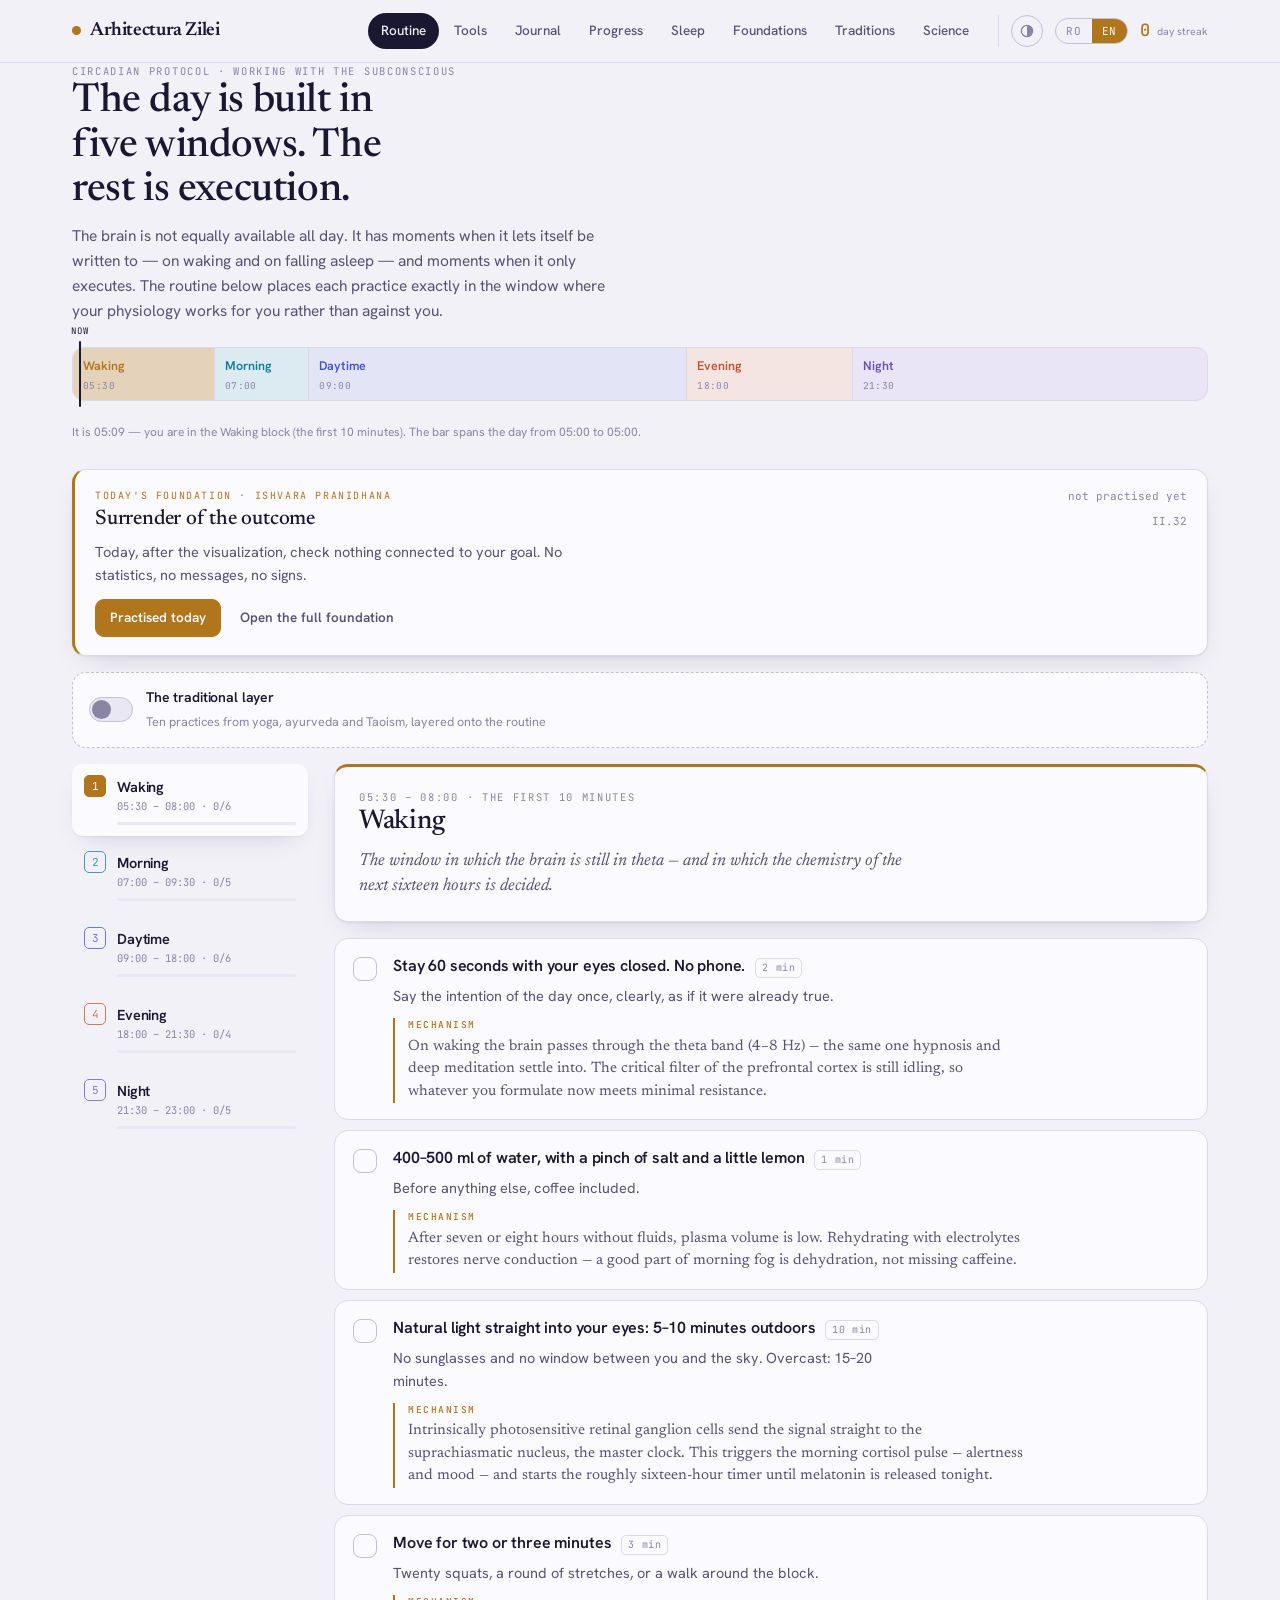
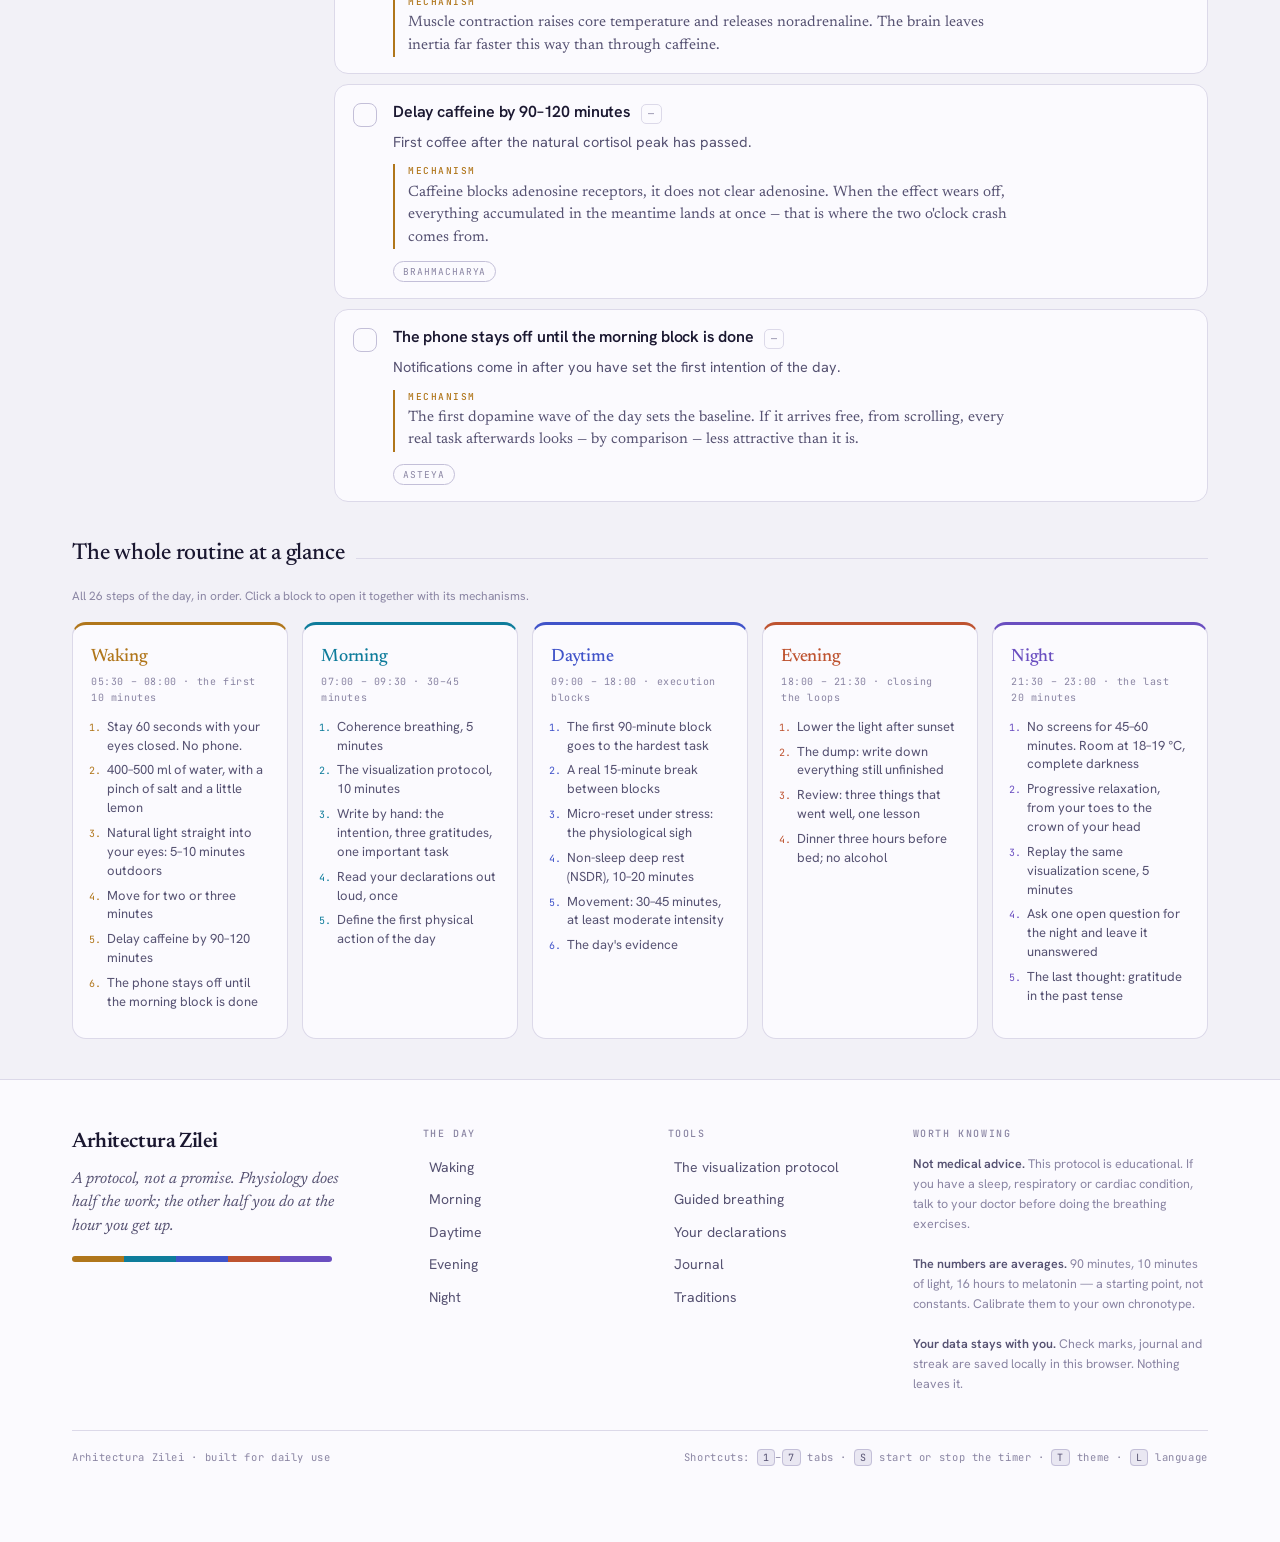
<file: en/index.html>
<!doctype html>
<html lang="en" data-block="seara"><head>
<meta charset="utf-8">
<meta name="viewport" content="width=device-width, initial-scale=1">
<title>Arhitectura Zilei — a neuroscience-based daily routine</title>
<meta name="description" content="A daily routine built on the five windows of the day, with the neuroscience behind every step, plus a layer of practices from yoga, ayurveda and Taoism: a 6-step visualization protocol, eight breathing patterns, the dosha clock, dinacharya, and a full sleep-hygiene section with a calculator, an audit and a sleep diary. Free, no account.">
<meta name="robots" content="index, follow, max-image-preview:large, max-snippet:-1">
<link rel="canonical" href="https://arhitecturazilei.ro/en/">
<link rel="alternate" hreflang="ro" href="https://arhitecturazilei.ro/">
<link rel="alternate" hreflang="en" href="https://arhitecturazilei.ro/en/">
<link rel="alternate" hreflang="x-default" href="https://arhitecturazilei.ro/">
<meta property="og:type" content="website">
<meta property="og:site_name" content="Arhitectura Zilei">
<meta property="og:locale" content="en_GB">
<meta property="og:title" content="Arhitectura Zilei">
<meta property="og:description" content="The day is built in five windows. The rest is execution. Neuroscience, yoga and ayurveda in a single daily routine.">
<meta property="og:url" content="https://arhitecturazilei.ro/en/">
<meta property="og:image" content="https://arhitecturazilei.ro/og.png">
<meta property="og:image:width" content="1200">
<meta property="og:image:height" content="630">
<meta name="twitter:card" content="summary_large_image">
<meta name="twitter:title" content="Arhitectura Zilei">
<meta name="twitter:description" content="The day is built in five windows. The rest is execution. Neuroscience, yoga and ayurveda in a single daily routine.">
<meta name="twitter:image" content="https://arhitecturazilei.ro/og.png">
<link rel="icon" href="/favicon.svg" type="image/svg+xml">
<link rel="apple-touch-icon" href="/apple-touch-icon.png">
<link rel="manifest" href="/site.webmanifest">
<meta name="theme-color" content="#F2F1F7" media="(prefers-color-scheme: light)">
<meta name="theme-color" content="#0D0B16" media="(prefers-color-scheme: dark)">
<link rel="preconnect" href="https://fonts.googleapis.com">
<link rel="preconnect" href="https://fonts.gstatic.com" crossorigin="">
<link rel="stylesheet" href="https://fonts.googleapis.com/css2?family=Hanken+Grotesk:wght@400;500;600;700&amp;family=JetBrains+Mono:wght@400;500&amp;family=Newsreader:ital,opsz,wght@0,6..72,400;0,6..72,500;0,6..72,600;1,6..72,400&amp;display=swap">
<script type="application/ld+json">[
{"@context":"https://schema.org","@type":"WebSite","name":"Arhitectura Zilei","url":"https://arhitecturazilei.ro/","inLanguage":"en"},
{"@context":"https://schema.org","@type":"WebApplication","name":"Arhitectura Zilei","url":"https://arhitecturazilei.ro/en/","applicationCategory":"HealthApplication","operatingSystem":"Web","inLanguage":"en","description":"A free web app for a neuroscience-based daily routine.","offers":{"@type":"Offer","price":"0","priceCurrency":"EUR"}},
{"@context":"https://schema.org","@type":"HowTo","name":"The daily routine in five windows","inLanguage":"en","totalTime":"PT60M","step":[{"@type": "HowToStep", "position": 1, "name": "Waking", "text": "The first 10 minutes: the day's intention while still in theta, rehydration with electrolytes, 5–10 minutes of natural light in the eyes, brief movement, caffeine delayed by 90 minutes."},{"@type": "HowToStep", "position": 2, "name": "Morning", "text": "30–45 minutes: five minutes of coherence breathing, the six-step visualization protocol, handwriting the intention and the main task, declarations read out loud."},{"@type": "HowToStep", "position": 3, "name": "Daytime", "text": "The first 90-minute block for the hardest task, real 15-minute breaks, a physiological sigh under stress, non-sleep deep rest in the afternoon, 30–45 minutes of movement."},{"@type": "HowToStep", "position": 4, "name": "Evening", "text": "Lowering the light after sunset, dumping open tasks onto paper, reviewing three wins and one lesson, dinner three hours before bed."},{"@type": "HowToStep", "position": 5, "name": "Night", "text": "The last 20 minutes: no screens, progressive relaxation, replaying the same visualization scene, one open question left for sleep, gratitude in the past tense."}]}
]</script>
</head>
<body>
<noscript><p class="noscript">This page contains interactive tools (timers, journal, tracker). The routine itself reads fully without JavaScript; enable JavaScript for the tools.</p></noscript>
<style>
/* ---------- tokens: light ---------- */
:root{
  --ground:#F2F1F7;
  --surface:#FBFAFE;
  --surface-2:#E9E7F2;
  --line:#DCD9E9;
  --line-strong:#C3BFD8;
  --ink:#1A1730;
  --ink-2:#565272;
  --ink-3:#8A85A3;
  --c-trezire:#B0761B;
  --c-dimineata:#0E7C9B;
  --c-zi:#4053C9;
  --c-seara:#BE5330;
  --c-noapte:#6A4EC0;
  --good:#2C7A57;
  --d-vata:#6A4EC0;--d-pitta:#BE5330;--d-kapha:#1F7A63;
  --e-wood:#2E7D4F;--e-fire:#BE3A3A;--e-earth:#9C6F18;--e-metal:#586780;--e-water:#2B5FA8;
  --shadow:0 1px 2px rgba(26,23,48,.05), 0 10px 28px -14px rgba(26,23,48,.22);
  --radius:14px;
  --maxw:1180px;
}
@media (prefers-color-scheme: dark){
  :root:not([data-theme="light"]){
    --ground:#0D0B16;
    --surface:#161327;
    --surface-2:#201C36;
    --line:#2B2645;
    --line-strong:#3E3862;
    --ink:#ECEAF7;
    --ink-2:#A9A3C5;
    --ink-3:#6F6990;
    --c-trezire:#E4A342;
    --c-dimineata:#3FB6D8;
    --c-zi:#8090F2;
    --c-seara:#EF8256;
    --c-noapte:#A585F2;
    --good:#4FC98D;
    --d-vata:#A585F2;--d-pitta:#EF8256;--d-kapha:#45C4A2;
    --e-wood:#5FC98A;--e-fire:#F0705F;--e-earth:#E0A63F;--e-metal:#9BAAC2;--e-water:#6C9CE8;
    --shadow:0 1px 2px rgba(0,0,0,.45), 0 14px 34px -18px rgba(0,0,0,.8);
  }
}
:root[data-theme="dark"]{
  --ground:#0D0B16;
  --surface:#161327;
  --surface-2:#201C36;
  --line:#2B2645;
  --line-strong:#3E3862;
  --ink:#ECEAF7;
  --ink-2:#A9A3C5;
  --ink-3:#6F6990;
  --c-trezire:#E4A342;
  --c-dimineata:#3FB6D8;
  --c-zi:#8090F2;
  --c-seara:#EF8256;
  --c-noapte:#A585F2;
  --good:#4FC98D;
  --d-vata:#A585F2;--d-pitta:#EF8256;--d-kapha:#45C4A2;
  --e-wood:#5FC98A;--e-fire:#F0705F;--e-earth:#E0A63F;--e-metal:#9BAAC2;--e-water:#6C9CE8;
  --shadow:0 1px 2px rgba(0,0,0,.45), 0 14px 34px -18px rgba(0,0,0,.8);
}
/* accent follows the circadian block in view */
:root{--accent:var(--c-zi);}
:root[data-block="trezire"]{--accent:var(--c-trezire);}
:root[data-block="dimineata"]{--accent:var(--c-dimineata);}
:root[data-block="zi"]{--accent:var(--c-zi);}
:root[data-block="seara"]{--accent:var(--c-seara);}
:root[data-block="noapte"]{--accent:var(--c-noapte);}

*{box-sizing:border-box}
body{
  margin:0;
  background:var(--ground);
  color:var(--ink);
  font-family:"Hanken Grotesk","Segoe UI",system-ui,sans-serif;
  font-size:16px;
  line-height:1.6;
  -webkit-font-smoothing:antialiased;
}
h1,h2,h3,h4{margin:0;font-family:"Newsreader",Georgia,serif;font-weight:500;text-wrap:balance;letter-spacing:-.01em}
p{margin:0}
button{font:inherit;color:inherit;background:none;border:none;cursor:pointer}
input,textarea{font:inherit;color:inherit}
a{color:var(--accent)}
:focus-visible{outline:2px solid var(--accent);outline-offset:2px;border-radius:6px}
.mono{font-family:"JetBrains Mono",ui-monospace,monospace;font-variant-numeric:tabular-nums}
.eyebrow{
  font-family:"JetBrains Mono",ui-monospace,monospace;
  font-size:10.5px;letter-spacing:.16em;text-transform:uppercase;color:var(--ink-3);
}

/* ---------- reading bar ---------- */
.readbar{
  position:fixed;top:0;left:0;right:0;height:3px;z-index:60;
  background:transparent;pointer-events:none;
}
.readbar i{
  display:block;height:100%;width:0;background:var(--accent);
  box-shadow:0 0 10px color-mix(in oklab, var(--accent) 60%, transparent);
  transition:background .5s ease;
}

/* ---------- shell ---------- */
.wrap{max-width:var(--maxw);margin:0 auto;padding:0 22px}
.topbar{
  position:sticky;top:0;z-index:20;
  background:color-mix(in oklab, var(--ground) 88%, transparent);
  backdrop-filter:blur(14px);
  border-bottom:1px solid var(--line);
}
.topbar-in{display:flex;align-items:center;gap:16px;height:62px}
.brand{display:flex;align-items:baseline;gap:9px;flex:0 0 auto}
.brand b{font-family:"Newsreader",serif;font-weight:600;font-size:19px;letter-spacing:-.02em;white-space:nowrap}
.brand .dot{width:9px;height:9px;border-radius:50%;background:var(--accent);align-self:center;transition:background .5s ease}
.tabs{display:flex;gap:2px;margin-left:auto;overflow-x:auto;scrollbar-width:none}
.tabs::-webkit-scrollbar{display:none}
.tab{
  padding:7px 13px;border-radius:999px;font-size:13.5px;font-weight:500;color:var(--ink-2);
  white-space:nowrap;transition:background .18s,color .18s;
}
.tab:hover{background:var(--surface-2)}
.tab[aria-selected="true"]{background:var(--ink);color:var(--ground)}
.tools-right{display:flex;align-items:center;gap:12px;flex:0 0 auto;padding-left:12px;border-left:1px solid var(--line)}
.lang{display:flex;border:1px solid var(--line-strong);border-radius:999px;overflow:hidden}
.lang button{
  padding:4px 10px;font-family:"JetBrains Mono",monospace;font-size:11px;letter-spacing:.06em;
  color:var(--ink-3);transition:background .18s,color .18s;
}
.lang button[aria-pressed="true"]{background:var(--accent);color:var(--surface)}
.iconbtn{
  width:32px;height:32px;border-radius:999px;border:1px solid var(--line-strong);
  display:grid;place-items:center;color:var(--ink-2);flex:0 0 auto;
  transition:background .18s,border-color .18s,color .18s;
}
.iconbtn:hover{background:var(--surface-2);border-color:var(--accent);color:var(--accent)}
.iconbtn svg{width:16px;height:16px}
.iconbtn[data-mode="auto"]{color:var(--ink-3)}
.iconbtn[data-mode="light"],.iconbtn[data-mode="dark"]{color:var(--accent);border-color:var(--accent)}
.streak{display:flex;align-items:center;gap:7px}
.streak .num{font-family:"JetBrains Mono",monospace;font-size:17px;font-weight:500;color:var(--accent)}
.streak .lab{font-size:10.5px;line-height:1.15;color:var(--ink-3);max-width:62px}

main{padding:30px 0 70px}
section[hidden]{display:none}

/* ---------- day arc ---------- */
.hero{margin-bottom:26px}
.hero h1{font-size:clamp(28px,4.2vw,40px);line-height:1.12;max-width:20ch}
.hero .sub{margin-top:10px;color:var(--ink-2);max-width:62ch;font-size:15.5px}
.arc{margin-top:24px}
.arc-bar{position:relative}
.arc-track{
  display:flex;height:54px;border-radius:12px;overflow:hidden;
  border:1px solid var(--line);background:var(--surface);
}
.seg{
  position:relative;display:flex;flex-direction:column;justify-content:center;gap:2px;
  padding:0 10px;min-width:0;cursor:pointer;overflow:hidden;
  border-right:1px solid var(--line);
}
.seg:last-child{border-right:none}
.seg::before{content:"";position:absolute;inset:0;background:var(--sc);opacity:.13;transition:opacity .25s}
.seg:hover::before{opacity:.24}
.seg[aria-current="true"]::before{opacity:.3}
.seg span{position:relative;z-index:1;white-space:nowrap;overflow:hidden;text-overflow:ellipsis}
.seg .sn{font-size:12.5px;font-weight:600;color:var(--sc)}
.seg .st{font-family:"JetBrains Mono",monospace;font-size:9.5px;color:var(--ink-3);letter-spacing:.04em}
.now-line{
  position:absolute;top:-6px;bottom:-6px;width:2px;background:var(--ink);z-index:3;pointer-events:none;
  border-radius:2px;
}
.now-line::after{
  content:attr(data-label);position:absolute;top:-17px;left:50%;transform:translateX(-50%);
  font-family:"JetBrains Mono",monospace;font-size:9px;letter-spacing:.1em;text-transform:uppercase;color:var(--ink);
}
.arc-note{margin-top:22px;font-size:12px;color:var(--ink-3)}

/* ---------- routine layout ---------- */
.routine{display:grid;grid-template-columns:236px 1fr;gap:26px;align-items:start}
.rail{display:flex;flex-direction:column;gap:4px;position:sticky;top:84px}
.rail-item{
  display:grid;grid-template-columns:22px 1fr;gap:11px;align-items:start;
  padding:11px 12px;border-radius:11px;text-align:left;width:100%;
  transition:background .18s;
}
.rail-item:hover{background:var(--surface-2)}
.rail-item[aria-current="true"]{background:var(--surface);box-shadow:var(--shadow)}
.rail-idx{
  font-family:"JetBrains Mono",monospace;font-size:11px;color:var(--rc);
  border:1px solid var(--rc);border-radius:5px;text-align:center;line-height:20px;height:22px;opacity:.75;
}
.rail-item[aria-current="true"] .rail-idx{background:var(--rc);color:var(--surface);opacity:1}
.rail-name{font-weight:600;font-size:14.5px;letter-spacing:-.01em}
.rail-time{font-family:"JetBrains Mono",monospace;font-size:10.5px;color:var(--ink-3)}
.rail-bar{height:3px;border-radius:3px;background:var(--surface-2);margin-top:7px;overflow:hidden}
.rail-fill{height:100%;background:var(--rc);border-radius:3px;transition:width .35s ease}

/* ---------- block detail ---------- */
.block-head{
  padding:22px 24px;border-radius:var(--radius);background:var(--surface);
  border:1px solid var(--line);box-shadow:var(--shadow);margin-bottom:16px;
  border-top:3px solid var(--accent);
}
.block-head h2{font-size:27px;line-height:1.15}
.block-head .tag{
  margin-top:12px;font-family:"Newsreader",serif;font-style:italic;font-size:17.5px;
  color:var(--ink-2);max-width:56ch;line-height:1.45;
}
.steps{display:flex;flex-direction:column;gap:10px}
.step{
  display:grid;grid-template-columns:26px 1fr;gap:14px;
  padding:16px 18px;border-radius:var(--radius);background:var(--surface);
  border:1px solid var(--line);transition:border-color .2s,background .2s;
}
.step.done{background:var(--surface-2);border-color:transparent}
.step.done .step-title{color:var(--ink-3);text-decoration:line-through;text-decoration-color:var(--ink-3)}
.check{
  width:24px;height:24px;border-radius:8px;border:1.5px solid var(--line-strong);
  background:transparent;margin-top:2px;transition:background .18s,border-color .18s;
  display:grid;place-items:center;flex:0 0 auto;
}
.check:hover{border-color:var(--accent)}
.check svg{width:13px;height:13px;opacity:0;transform:scale(.6);transition:opacity .18s,transform .18s}
.step.done .check{background:var(--accent);border-color:var(--accent)}
.step.done .check svg{opacity:1;transform:scale(1);color:var(--surface)}
.step-top{display:flex;align-items:baseline;gap:10px;flex-wrap:wrap}
.step-title{font-weight:600;font-size:16px;letter-spacing:-.01em;line-height:1.4}
.dur{
  font-family:"JetBrains Mono",monospace;font-size:10px;letter-spacing:.06em;color:var(--ink-3);
  border:1px solid var(--line);border-radius:5px;padding:1px 6px;flex:0 0 auto;
}
.step-body{margin-top:6px;color:var(--ink-2);font-size:14.5px;max-width:66ch}
.mech{
  margin-top:11px;padding-left:13px;border-left:2px solid var(--accent);
  font-family:"Newsreader",serif;font-size:15px;line-height:1.5;color:var(--ink-2);max-width:70ch;
}
.mech b{
  display:block;font-family:"JetBrains Mono",monospace;font-size:9.5px;letter-spacing:.16em;
  text-transform:uppercase;color:var(--accent);font-weight:500;margin-bottom:3px;
}
.step-actions{margin-top:12px;display:flex;gap:8px;flex-wrap:wrap}
.btn{
  display:inline-flex;align-items:center;gap:7px;padding:7px 14px;border-radius:9px;
  font-size:13.5px;font-weight:600;border:1px solid var(--line-strong);color:var(--ink);
  transition:background .18s,border-color .18s,transform .12s;
}
.btn:hover{background:var(--surface-2);border-color:var(--accent)}
.btn:active{transform:translateY(1px)}
.btn.primary{background:var(--accent);border-color:var(--accent);color:var(--surface)}
.btn.primary:hover{filter:brightness(1.08);background:var(--accent)}
.btn.ghost{border-color:transparent;color:var(--ink-2);padding:7px 10px}
.btn.ghost:hover{background:var(--surface-2)}

/* ---------- somn ---------- */
:root{
  --sl-deep:#5B45C4; --sl-rem:#0F8F7E; --sl-wake:#C2551F;
  --sl-s:#3D50C7; --sl-c:#A06A14;
  --sl-n1:#B9AEEA; --sl-n2:#8874DA;
}
@media (prefers-color-scheme: dark){
  :root:not([data-theme="light"]){
    --sl-deep:#8672E0; --sl-rem:#1FA98A; --sl-wake:#D66E44;
    --sl-s:#7286EC; --sl-c:#B8862B;
    --sl-n1:#4B3E86; --sl-n2:#6857B5;
  }
}
:root[data-theme="dark"]{
  --sl-deep:#8672E0; --sl-rem:#1FA98A; --sl-wake:#D66E44;
  --sl-s:#7286EC; --sl-c:#B8862B;
  --sl-n1:#4B3E86; --sl-n2:#6857B5;
}
.calc{display:grid;grid-template-columns:repeat(auto-fit,minmax(190px,1fr));gap:14px;align-items:end}
.calc label{display:block;font-size:12.5px;font-weight:600;color:var(--ink-2);margin-bottom:6px}
.calc input[type="time"],.calc input[type="number"],.calc select{
  width:100%;background:var(--ground);border:1px solid var(--line);border-radius:10px;
  padding:9px 12px;font-size:15px;font-family:"JetBrains Mono",monospace;
}
.calc input:focus,.calc select:focus{outline:none;border-color:var(--accent)}
.bedtimes{display:grid;grid-template-columns:repeat(auto-fit,minmax(128px,1fr));gap:10px;margin-top:18px}
.bt{padding:14px;border-radius:12px;background:var(--ground);border:1px solid var(--line);text-align:center}
.bt.best{border-color:var(--accent);background:color-mix(in oklab,var(--accent) 9%,transparent)}
.bt b{display:block;font-family:"JetBrains Mono",monospace;font-size:22px;font-weight:500;letter-spacing:-.02em}
.bt span{font-size:11.5px;color:var(--ink-3);display:block;margin-top:3px}
.bt .cyc{font-family:"JetBrains Mono",monospace;font-size:10px;letter-spacing:.1em;text-transform:uppercase;color:var(--accent)}

.chart{width:100%;overflow-x:auto}
.chart svg{display:block;min-width:520px;width:100%}
.legend{display:flex;gap:16px;flex-wrap:wrap;margin-top:12px;font-size:12.5px;color:var(--ink-2)}
.legend i{width:11px;height:11px;border-radius:3px;display:inline-block;margin-right:6px;vertical-align:-1px}
.scen{display:flex;gap:7px;flex-wrap:wrap;margin-bottom:14px}
.loss{margin-top:14px;padding:13px 16px;border-radius:11px;border-left:3px solid var(--sl-wake);
  background:color-mix(in oklab,var(--sl-wake) 8%,transparent);font-size:14.5px;color:var(--ink-2)}
.loss b{color:var(--ink)}
.tip{
  position:absolute;pointer-events:none;z-index:40;padding:7px 11px;border-radius:9px;
  background:var(--ink);color:var(--ground);font-size:12px;line-height:1.45;white-space:nowrap;
  opacity:0;transition:opacity .12s;box-shadow:0 6px 20px -6px rgba(0,0,0,.5);
}
.tip.show{opacity:1}
.tip b{font-family:"JetBrains Mono",monospace}

.audit-item{display:grid;grid-template-columns:1fr auto;gap:14px;align-items:center;
  padding:13px 0;border-bottom:1px solid var(--line)}
.audit-item:last-child{border-bottom:none}
.audit-t{font-size:14.5px;font-weight:600;line-height:1.4}
.audit-d{font-size:13px;color:var(--ink-3);margin-top:2px;max-width:62ch}
.tri{display:flex;gap:4px;flex:0 0 auto}
.tri button{padding:5px 11px;border-radius:8px;border:1px solid var(--line-strong);font-size:12px;
  color:var(--ink-3);transition:.16s}
.tri button:hover{border-color:var(--accent)}
.tri button[aria-pressed="true"]{background:var(--accent);border-color:var(--accent);color:var(--surface)}
.score{display:grid;grid-template-columns:auto 1fr;gap:22px;align-items:center;margin-bottom:20px}
.score-n{font-family:"JetBrains Mono",monospace;font-size:46px;font-weight:500;line-height:1;color:var(--accent)}
.score-n small{font-size:16px;color:var(--ink-3)}
.score-bar{height:9px;border-radius:5px;background:var(--surface-2);overflow:hidden}
.score-fill{height:100%;border-radius:5px;background:var(--accent);transition:width .5s ease}
.score-txt{font-size:14px;color:var(--ink-2);margin-top:9px}
.prio{margin-top:16px}
.prio li{margin-bottom:8px;font-size:14.5px;color:var(--ink-2)}

.diary-grid{display:grid;grid-template-columns:repeat(auto-fit,minmax(120px,1fr));gap:12px}
.stat-mini{padding:13px 15px;border-radius:11px;background:var(--ground);border:1px solid var(--line)}
.stat-mini b{display:block;font-family:"JetBrains Mono",monospace;font-size:21px;font-weight:500;color:var(--accent)}
.stat-mini span{font-size:11.5px;color:var(--ink-3)}
.qstars{display:flex;gap:5px}
.qstars button{width:32px;height:32px;border-radius:8px;border:1px solid var(--line-strong);
  font-family:"JetBrains Mono",monospace;font-size:12px;color:var(--ink-3);transition:.16s}
.qstars button[aria-pressed="true"]{background:var(--accent);border-color:var(--accent);color:var(--surface)}
.redflag{display:grid;grid-template-columns:22px 1fr;gap:12px;padding:11px 0;border-bottom:1px solid var(--line);font-size:14.5px;color:var(--ink-2)}
.redflag:last-child{border-bottom:none}
.redflag i{width:9px;height:9px;border-radius:50%;background:var(--sl-wake);margin-top:7px;display:block}

/* ---------- reperul zilei ---------- */
.reper{
  display:grid;grid-template-columns:1fr auto;gap:18px;align-items:start;
  padding:18px 20px;border-radius:var(--radius);margin-bottom:16px;
  background:var(--surface);border:1px solid var(--line);border-left:3px solid var(--accent);
  box-shadow:var(--shadow);
}
.reper .sk{font-family:"JetBrains Mono",monospace;font-size:10px;letter-spacing:.16em;
  text-transform:uppercase;color:var(--accent)}
.reper h3{font-family:"Newsreader",Georgia,serif;font-weight:500;font-size:21px;margin-top:3px;line-height:1.2}
.reper .task{margin-top:8px;font-size:14.5px;color:var(--ink-2);max-width:62ch}
.reper .acts{display:flex;gap:8px;margin-top:13px;flex-wrap:wrap}
.reper-side{display:flex;flex-direction:column;align-items:flex-end;gap:8px;text-align:right}
.reper-side .cnt{font-family:"JetBrains Mono",monospace;font-size:11px;color:var(--ink-3)}
.chip-y{
  display:inline-flex;align-items:center;gap:5px;padding:2px 9px;border-radius:999px;
  border:1px solid var(--line-strong);font-family:"JetBrains Mono",monospace;font-size:9.5px;
  letter-spacing:.1em;text-transform:uppercase;color:var(--ink-3);transition:.18s;
}
.chip-y:hover{border-color:var(--accent);color:var(--accent)}

/* ---------- repere (acordeon) ---------- */
.rep-filter{display:flex;gap:7px;flex-wrap:wrap;margin-bottom:16px}
.rep{background:var(--surface);border:1px solid var(--line);border-radius:var(--radius);overflow:hidden}
.rep + .rep{margin-top:9px}
.rep-head{display:grid;grid-template-columns:30px 1fr auto;gap:14px;align-items:center;
  width:100%;padding:16px 18px;text-align:left;transition:background .18s}
.rep-head:hover{background:var(--surface-2)}
.rep-n{font-family:"JetBrains Mono",monospace;font-size:11px;color:var(--accent);
  border:1px solid var(--accent);border-radius:5px;line-height:20px;height:22px;text-align:center;opacity:.8}
.rep-sk{font-family:"Newsreader",Georgia,serif;font-style:italic;font-size:19px;line-height:1.2}
.rep-nm{font-size:13px;color:var(--ink-3);margin-top:1px}
.rep-meta{display:flex;align-items:center;gap:10px;font-family:"JetBrains Mono",monospace;font-size:10px;color:var(--ink-3)}
.rep-cat{padding:2px 7px;border-radius:5px;border:1px solid var(--line-strong);letter-spacing:.1em;text-transform:uppercase}
.rep-body{padding:2px 18px 20px 62px;display:none}
.rep.open .rep-body{display:block}
.rep.open{border-color:var(--accent)}
.rep-body h4{font-family:"JetBrains Mono",monospace;font-size:9.5px;letter-spacing:.16em;
  text-transform:uppercase;color:var(--accent);font-weight:500;margin:16px 0 5px}
.rep-body p{font-size:14.5px;color:var(--ink-2);max-width:70ch;line-height:1.6}
.rep-body .lit{font-family:"Newsreader",serif;font-style:italic;font-size:16px;color:var(--ink-2)}
.rep-body .shadow{border-left:2px solid var(--c-seara);padding-left:13px}
.rep-body .today{padding:13px 15px;border-radius:10px;background:color-mix(in oklab,var(--accent) 8%,transparent);
  border:1px solid var(--line);font-size:14.5px;color:var(--ink)}
.rep-links{display:flex;gap:7px;flex-wrap:wrap;margin-top:8px}
.rep-link{padding:5px 11px;border-radius:8px;border:1px solid var(--line-strong);font-size:12.5px;color:var(--ink-2);transition:.18s}
.rep-link:hover{border-color:var(--accent);color:var(--accent)}

/* ---------- sesiune ghidată ---------- */
.session{
  padding:20px 22px;border-radius:var(--radius);margin-bottom:22px;
  background:var(--surface);border:1px solid var(--line);box-shadow:var(--shadow);
  border-top:3px solid var(--accent);
}
.ses-steps{display:flex;gap:8px;margin:14px 0}
.ses-step{flex:1;padding:11px 13px;border-radius:10px;background:var(--ground);border:1px solid var(--line);
  transition:border-color .2s,background .2s}
.ses-step.on{border-color:var(--accent);background:color-mix(in oklab,var(--accent) 9%,transparent)}
.ses-step.done{opacity:.55}
.ses-step b{display:block;font-size:13.5px;font-weight:600}
.ses-step span{font-family:"JetBrains Mono",monospace;font-size:10.5px;color:var(--ink-3)}
.ses-bar{height:5px;border-radius:4px;background:var(--surface-2);overflow:hidden;margin-top:4px}
.ses-fill{height:100%;width:0;background:var(--accent);transition:width .5s linear}

/* ---------- backup ---------- */
.backup textarea{
  width:100%;min-height:90px;font-family:"JetBrains Mono",monospace;font-size:11px;line-height:1.5;
  background:var(--ground);border:1px solid var(--line);border-radius:10px;padding:10px 12px;resize:vertical;
}
.wheel{display:grid;grid-template-columns:repeat(10,minmax(0,1fr));gap:6px;margin-top:8px}
.wheel-c{aspect-ratio:1;border-radius:7px;background:var(--surface-2);border:1px solid transparent;
  display:grid;place-items:center;font-family:"JetBrains Mono",monospace;font-size:9px;color:var(--ink-3)}
.wheel-c.on{background:color-mix(in oklab,var(--accent) 45%,var(--surface-2));color:var(--surface);border-color:var(--accent)}
.wheel-c.today{border-color:var(--ink-3)}

/* ---------- toast + shortcuts ---------- */
.toast{
  position:fixed;left:50%;bottom:26px;transform:translate(-50%,16px);z-index:80;
  padding:10px 18px;border-radius:999px;background:var(--ink);color:var(--ground);
  font-size:13.5px;font-weight:500;opacity:0;pointer-events:none;transition:opacity .25s,transform .25s;
  box-shadow:0 10px 30px -10px rgba(0,0,0,.5);max-width:88vw;text-align:center;
}
.toast.show{opacity:1;transform:translate(-50%,0)}
kbd{
  font-family:"JetBrains Mono",monospace;font-size:10px;padding:1px 5px;border-radius:4px;
  border:1px solid var(--line-strong);background:var(--surface-2);color:var(--ink-2);
}

/* ---------- traditional layer ---------- */
.switch-row{
  display:flex;align-items:center;gap:13px;padding:13px 16px;margin-bottom:16px;
  border-radius:var(--radius);background:var(--surface);border:1px dashed var(--line-strong);
}
.switch{
  width:44px;height:25px;border-radius:999px;background:var(--surface-2);position:relative;
  border:1px solid var(--line-strong);flex:0 0 auto;transition:background .22s,border-color .22s;
}
.switch::after{
  content:"";position:absolute;top:2px;left:2px;width:19px;height:19px;border-radius:50%;
  background:var(--ink-3);transition:transform .22s,background .22s;
}
.switch[aria-pressed="true"]{background:var(--accent);border-color:var(--accent)}
.switch[aria-pressed="true"]::after{transform:translateX(19px);background:var(--surface)}
.switch-txt b{display:block;font-size:14px;font-weight:600;letter-spacing:-.01em}
.switch-txt span{font-size:12.5px;color:var(--ink-3)}
.divider{
  display:flex;align-items:center;gap:12px;margin:18px 0 2px;
  font-family:"JetBrains Mono",monospace;font-size:9.5px;letter-spacing:.18em;
  text-transform:uppercase;color:var(--ink-3);
}
.divider::after{content:"";flex:1;height:1px;background:var(--line)}
.step.trad{border-style:dashed}
.step.trad .mech b{color:var(--ink-3)}
.sanskrit{font-family:"Newsreader",Georgia,serif;font-style:italic;color:var(--accent)}

/* ---------- day maps ---------- */
.map-arc{display:flex;height:46px;border-radius:11px;overflow:hidden;border:1px solid var(--line);
  background:var(--surface);margin-top:14px}
.map-seg{position:relative;display:grid;place-items:center;min-width:0;padding:0 4px;cursor:pointer;
  border-right:1px solid var(--line);font-size:11px;font-weight:600;overflow:hidden}
.map-seg:last-child{border-right:none}
.map-seg::before{content:"";position:absolute;inset:0;background:var(--mc);opacity:.14;transition:opacity .2s}
.map-seg:hover::before,.map-seg[aria-current="true"]::before{opacity:.34}
.map-seg span{position:relative;z-index:1;color:var(--mc);white-space:nowrap;overflow:hidden;
  text-overflow:ellipsis;max-width:100%;display:block;text-align:center}
@media (max-width:760px){.map-seg{font-size:9.5px;padding:0 2px}.map-scale{display:none}}
.map-scale{display:flex;margin-top:6px;font-family:"JetBrains Mono",monospace;font-size:9px;color:var(--ink-3)}
.map-detail{margin-top:16px;padding:18px 20px;border-radius:var(--radius);background:var(--surface);
  border:1px solid var(--line);border-left:3px solid var(--mc,var(--accent))}
.map-detail .mh{display:flex;align-items:baseline;gap:10px;flex-wrap:wrap}
.map-detail h3{font-size:20px;color:var(--mc,var(--accent))}
.map-detail .mt{font-family:"JetBrains Mono",monospace;font-size:11px;color:var(--ink-3)}
.map-detail p{margin-top:9px;font-size:14.5px;color:var(--ink-2);max-width:68ch}
.map-detail .mdo{margin-top:12px;font-family:"Newsreader",serif;font-size:16px;color:var(--ink)}

/* ---------- lists / cards ---------- */
.seq{counter-reset:s;display:flex;flex-direction:column;gap:2px}
.seq-item{display:grid;grid-template-columns:26px 1fr;gap:14px;padding:11px 0;border-bottom:1px solid var(--line)}
.seq-item:last-child{border-bottom:none}
.seq-n{font-family:"JetBrains Mono",monospace;font-size:11px;color:var(--ink-3);padding-top:3px}
.seq-t{font-weight:600;font-size:15px}
.seq-t i{font-style:italic;font-family:"Newsreader",serif;color:var(--accent);font-weight:500}
.seq-d{font-size:14px;color:var(--ink-2);margin-top:2px}
.mini{padding:16px 18px;border-radius:12px;background:var(--surface);border:1px solid var(--line)}
.mini h4{margin:0;font-family:"Newsreader",Georgia,serif;font-weight:500;font-size:17.5px;line-height:1.25}
.mini .sk{font-family:"JetBrains Mono",monospace;font-size:9.5px;letter-spacing:.14em;text-transform:uppercase;color:var(--accent);display:block;margin-bottom:6px}
.mini p{font-size:14px;color:var(--ink-2);margin-top:7px}
.mini .app{margin-top:9px;font-size:13.5px;color:var(--ink-2);padding-left:11px;border-left:2px solid var(--line-strong)}
.grid3{display:grid;grid-template-columns:repeat(auto-fit,minmax(240px,1fr));gap:14px}
.season{padding:16px 18px;border-radius:12px;background:var(--surface);border:1px solid var(--line);opacity:.62;transition:opacity .2s}
.season.now{opacity:1;border-color:var(--accent);box-shadow:var(--shadow)}
.season h4{font-family:"Newsreader",serif;font-weight:500;font-size:18px;margin:0}
.season .dsh{font-family:"JetBrains Mono",monospace;font-size:9.5px;letter-spacing:.14em;text-transform:uppercase;color:var(--ink-3);margin-top:2px}
.season ul{margin:10px 0 0;padding-left:16px;font-size:13.5px;color:var(--ink-2);line-height:1.5}
.season li{margin-bottom:4px}

/* ---------- quiz ---------- */
.quiz-q{font-family:"Newsreader",Georgia,serif;font-size:21px;line-height:1.3;margin-top:6px}
.quiz-opts{display:flex;flex-direction:column;gap:8px;margin-top:16px}
.quiz-opt{
  text-align:left;padding:13px 16px;border-radius:11px;border:1px solid var(--line);
  background:var(--ground);font-size:14.5px;transition:border-color .18s,background .18s,transform .12s;
}
.quiz-opt:hover{border-color:var(--accent);background:var(--surface);transform:translateX(2px)}
.quiz-bar{display:flex;gap:4px;margin-top:16px}
.quiz-bar i{flex:1;height:3px;border-radius:2px;background:var(--surface-2)}
.quiz-bar i.on{background:var(--accent)}
.dosha-res{display:grid;grid-template-columns:repeat(3,1fr);gap:10px;margin:18px 0}
.dosha-res div{padding:13px;border-radius:11px;background:var(--ground);border:1px solid var(--line);text-align:center}
.dosha-res b{display:block;font-family:"JetBrains Mono",monospace;font-size:20px;color:var(--accent)}
.dosha-res span{font-size:12px;color:var(--ink-3)}
.dosha-res .top{border-color:var(--accent);background:color-mix(in oklab,var(--accent) 9%,transparent)}

/* ---------- overview ---------- */
.ov-grid{display:grid;grid-template-columns:repeat(auto-fit,minmax(212px,1fr));gap:14px}
.ov-card{
  display:flex;flex-direction:column;align-items:stretch;justify-content:flex-start;
  padding:18px 18px 20px;border-radius:var(--radius);background:var(--surface);
  border:1px solid var(--line);border-top:3px solid var(--oc);text-align:left;
  transition:transform .18s,box-shadow .18s;
}
.ov-card:hover{transform:translateY(-2px);box-shadow:var(--shadow)}
.ov-card h3{font-size:18px;color:var(--oc);margin-bottom:2px}
.ov-card .ovt{font-family:"JetBrains Mono",monospace;font-size:10px;color:var(--ink-3);letter-spacing:.06em}
.ov-card ol{margin:12px 0 0;padding-left:16px;font-size:13px;color:var(--ink-2);line-height:1.45}
.ov-card li{margin-bottom:6px}
.ov-card li::marker{color:var(--oc);font-family:"JetBrains Mono",monospace;font-size:10px}

/* ---------- cards ---------- */
.card{
  background:var(--surface);border:1px solid var(--line);border-radius:var(--radius);
  padding:22px;box-shadow:var(--shadow);
}
.grid2{display:grid;grid-template-columns:repeat(auto-fit,minmax(320px,1fr));gap:16px}
.sec-title{display:flex;align-items:baseline;gap:12px;margin:34px 0 14px}
.sec-title h2{font-size:23px}
.sec-title .line{flex:1;height:1px;background:var(--line)}

/* ---------- breathing ---------- */
.breath-stage{display:grid;place-items:center;height:290px;position:relative}
.breath-ring{
  width:130px;height:130px;border-radius:50%;
  border:2px solid var(--accent);
  background:color-mix(in oklab, var(--accent) 13%, transparent);
  transform:scale(.62);transition:transform 4s cubic-bezier(.4,0,.4,1);
  display:grid;place-items:center;
}
.breath-ring .phase{font-size:13px;font-weight:600;color:var(--accent);text-align:center;transform:scale(calc(1/var(--s,1)))}
.breath-count{position:absolute;bottom:6px;left:0;right:0;text-align:center;font-family:"JetBrains Mono",monospace;font-size:12px;color:var(--ink-3)}
.chips{display:flex;gap:7px;flex-wrap:wrap;margin-bottom:16px}
.chip{padding:6px 12px;border-radius:999px;border:1px solid var(--line-strong);font-size:12.5px;font-weight:500;color:var(--ink-2);transition:.18s}
.chip:hover{border-color:var(--accent);color:var(--ink)}
.chip[aria-pressed="true"]{background:var(--accent);border-color:var(--accent);color:var(--surface)}
.pattern-note{font-size:13px;color:var(--ink-2);margin-top:14px;min-height:40px}

/* ---------- visualization ---------- */
.viz-step-list{display:flex;gap:5px;margin:16px 0 20px}
.viz-pip{flex:1;height:4px;border-radius:3px;background:var(--surface-2);overflow:hidden}
.viz-pip i{display:block;height:100%;width:0;background:var(--accent);border-radius:3px}
.viz-now{font-family:"Newsreader",serif;font-size:20px;line-height:1.35;margin-top:4px}
.viz-guide{margin-top:12px;font-size:15.5px;color:var(--ink-2);max-width:62ch;min-height:78px}
.viz-mech{margin-top:14px}
.viz-timer{font-family:"JetBrains Mono",monospace;font-size:40px;font-weight:500;letter-spacing:-.02em;line-height:1}
.viz-bar{display:flex;align-items:center;gap:14px;margin-top:18px;flex-wrap:wrap}
.scene-box{
  margin-top:16px;padding:14px 16px;border-radius:11px;
  background:color-mix(in oklab, var(--accent) 8%, transparent);
  border:1px dashed var(--line-strong);font-family:"Newsreader",serif;font-size:16px;color:var(--ink-2);
}

/* ---------- forms ---------- */
.field{display:flex;flex-direction:column;gap:6px;margin-bottom:15px}
.field label{font-size:12.5px;font-weight:600;color:var(--ink-2)}
.field .hint{font-size:11.5px;color:var(--ink-3);font-weight:400}
.field input,.field textarea{
  width:100%;background:var(--ground);border:1px solid var(--line);border-radius:10px;
  padding:10px 12px;font-size:15px;resize:vertical;transition:border-color .18s,background .18s;
}
.field input:focus,.field textarea:focus{outline:none;border-color:var(--accent);background:var(--surface)}
.field textarea{min-height:76px;line-height:1.55}
.datebar{display:flex;align-items:center;gap:10px;margin-bottom:20px}
.datebar .d{font-family:"JetBrains Mono",monospace;font-size:14px;color:var(--ink-2);min-width:190px;text-align:center}
.nav-btn{width:32px;height:32px;border-radius:9px;border:1px solid var(--line-strong);display:grid;place-items:center}
.nav-btn:hover{background:var(--surface-2)}
.nav-btn[disabled]{opacity:.35;cursor:default}
.saved{font-size:11.5px;color:var(--good);opacity:0;transition:opacity .3s}
.saved.on{opacity:1}

/* ---------- progress ---------- */
.stat-row{display:grid;grid-template-columns:repeat(auto-fit,minmax(150px,1fr));gap:12px;margin-bottom:22px}
.stat{padding:16px 18px;border-radius:12px;background:var(--surface);border:1px solid var(--line)}
.stat .v{font-family:"JetBrains Mono",monospace;font-size:28px;font-weight:500;line-height:1.1;color:var(--accent)}
.stat .k{font-size:12px;color:var(--ink-3);margin-top:3px}
.heat{display:grid;grid-template-columns:repeat(14,minmax(0,1fr));gap:6px;margin-top:6px;max-width:520px}
.heat-cell{aspect-ratio:1;border-radius:5px;background:var(--surface-2);border:1px solid transparent}
.heat-cell.today{border-color:var(--ink-3)}
.heat-legend{display:flex;align-items:center;gap:8px;margin-top:12px;font-size:11.5px;color:var(--ink-3)}
.heat-legend i{width:13px;height:13px;border-radius:4px;display:inline-block}
.bar-row{display:grid;grid-template-columns:110px 1fr 44px;gap:12px;align-items:center;margin-bottom:9px;font-size:13.5px}
.bar-track{height:8px;border-radius:5px;background:var(--surface-2);overflow:hidden}
.bar-fill{height:100%;border-radius:5px;transition:width .4s ease}
.bar-val{font-family:"JetBrains Mono",monospace;font-size:12px;color:var(--ink-3);text-align:right}

/* ---------- science ---------- */
.principle{padding:20px 22px;border-radius:var(--radius);background:var(--surface);border:1px solid var(--line)}
.principle h3{font-size:19px;margin-bottom:8px;line-height:1.25}
.principle p{font-size:14.5px;color:var(--ink-2)}
.principle .n{font-family:"JetBrains Mono",monospace;font-size:10px;color:var(--accent);letter-spacing:.14em;display:block;margin-bottom:9px}
.honest{border-left:3px solid var(--accent);padding-left:18px;margin-top:14px}
.honest li{margin-bottom:9px;color:var(--ink-2);font-size:14.5px}
.refs{font-size:13.5px;color:var(--ink-2);columns:2;column-gap:34px;margin:0;padding-left:18px}
.refs li{margin-bottom:7px;break-inside:avoid}

/* ---------- footer ---------- */
.footer{
  border-top:1px solid var(--line);
  background:var(--surface);
  padding:46px 0 76px;margin-top:40px;
}
.foot-grid{display:grid;grid-template-columns:1.5fr 1fr 1fr 1.4fr;gap:34px}
.foot-brand b{font-family:"Newsreader",serif;font-size:21px;font-weight:600;letter-spacing:-.02em;display:block}
.foot-brand p{margin-top:9px;font-family:"Newsreader",serif;font-style:italic;font-size:16px;color:var(--ink-2);max-width:32ch;line-height:1.45}
.foot-arc{display:flex;height:6px;border-radius:4px;overflow:hidden;margin-top:18px;max-width:260px}
.foot-arc i{flex:1}
.foot-col h4{font-family:"JetBrains Mono",monospace;font-size:10px;letter-spacing:.16em;text-transform:uppercase;color:var(--ink-3);font-weight:500;margin-bottom:12px}
.foot-col ul{list-style:none;margin:0;padding:0;display:flex;flex-direction:column;gap:7px}
.foot-col button{font-size:14px;color:var(--ink-2);text-align:left;transition:color .18s}
.foot-col button:hover{color:var(--accent)}
.foot-note{font-size:12.5px;color:var(--ink-3);line-height:1.6}
.foot-note strong{color:var(--ink-2);font-weight:600}
.foot-bottom{
  display:flex;justify-content:space-between;align-items:center;gap:16px;flex-wrap:wrap;
  margin-top:36px;padding-top:18px;border-top:1px solid var(--line);
  font-family:"JetBrains Mono",monospace;font-size:10.5px;letter-spacing:.06em;color:var(--ink-3);
}

/* ---------- back to top ---------- */
.up{
  position:fixed;right:22px;bottom:22px;z-index:50;
  width:46px;height:46px;border-radius:50%;
  background:var(--accent);color:var(--surface);
  display:grid;place-items:center;
  box-shadow:0 8px 24px -8px color-mix(in oklab, var(--accent) 70%, transparent);
  opacity:0;transform:translateY(14px) scale(.9);pointer-events:none;
  transition:opacity .25s ease,transform .25s ease,background .5s ease;
}
.up.show{opacity:1;transform:none;pointer-events:auto}
.up:hover{filter:brightness(1.1)}
.up svg{width:19px;height:19px}

/* ---------- responsive ---------- */
@media (max-width:1000px){
  .foot-grid{grid-template-columns:1fr 1fr;gap:28px}
}
@media (max-width:900px){
  .routine{grid-template-columns:1fr}
  .rail{position:static;flex-direction:row;overflow-x:auto;padding-bottom:6px;gap:8px}
  .rail-item{min-width:170px;flex:0 0 auto}
  .refs{columns:1}
}
@media (max-width:620px){
  .topbar-in{height:auto;padding:10px 0;flex-wrap:wrap;gap:10px}
  .tabs{margin-left:0;width:100%;order:3}
  .tools-right{margin-left:auto;border-left:none;padding-left:0}
  .seg{padding:0 6px}
  .seg .sn{font-size:10.5px}
  .arc-track{height:44px}
  .heat{grid-template-columns:repeat(7,minmax(0,1fr))}
  .viz-timer{font-size:32px}
  .foot-grid{grid-template-columns:1fr}
  .up{right:14px;bottom:14px}
}
@media (prefers-reduced-motion: reduce){
  *{animation-duration:.01ms !important;transition-duration:.01ms !important}
  html{scroll-behavior:auto !important}
}

.lang a{padding:4px 10px;font-family:"JetBrains Mono",ui-monospace,monospace;font-size:11px;
  letter-spacing:.06em;color:var(--ink-3);text-decoration:none;display:block;line-height:1.5;
  transition:background .18s,color .18s}
.lang a:hover{color:var(--ink)}
.lang a[aria-current="page"]{background:var(--accent);color:var(--surface)}
.noscript{max-width:var(--maxw);margin:0 auto;padding:14px 22px;font-size:13.5px;color:var(--ink-2);
  background:var(--surface-2);border-bottom:1px solid var(--line)}
</style>

<div class="readbar"><i id="readFill" style="width: 0%;"></i></div>

<div class="topbar">
  <div class="wrap topbar-in">
    <div class="brand"><span class="dot"></span><b>Arhitectura Zilei</b></div>
    <nav class="tabs" id="tabs" role="tablist"><button class="tab" role="tab" data-v="rutina" aria-selected="true">Routine</button><button class="tab" role="tab" data-v="instrumente" aria-selected="false">Tools</button><button class="tab" role="tab" data-v="jurnal" aria-selected="false">Journal</button><button class="tab" role="tab" data-v="progres" aria-selected="false">Progress</button><button class="tab" role="tab" data-v="somn" aria-selected="false">Sleep</button><button class="tab" role="tab" data-v="repere" aria-selected="false">Foundations</button><button class="tab" role="tab" data-v="traditii" aria-selected="false">Traditions</button><button class="tab" role="tab" data-v="stiinta" aria-selected="false">Science</button></nav>
    <div class="tools-right">
      <button class="iconbtn" id="themeBtn" data-mode="auto" aria-label="Theme: follows your system — click for the light theme" title="Theme: follows your system — click for the light theme"><svg viewBox="0 0 24 24" fill="none" stroke="currentColor" stroke-width="1.9" stroke-linecap="round" stroke-linejoin="round"><circle cx="12" cy="12" r="8.5"></circle><path d="M12 3.5a8.5 8.5 0 010 17z" fill="currentColor" stroke="none"></path></svg></button>
      <div class="lang" id="lang"><a href="/" hreflang="ro">RO</a><a href="/en/" aria-current="page" hreflang="en">EN</a></div>
      <div class="streak">
        <span class="num mono" id="streakNum">0</span>
        <span class="lab" data-t="streakLab">day streak</span>
      </div>
    </div>
  </div>
</div>

<main class="wrap">
  <section id="view-rutina">
    <div class="hero">
      <p class="eyebrow" data-t="heroEyebrow">Circadian protocol · working with the subconscious</p>
      <h1 data-t="heroTitle">The day is built in five windows. The rest is execution.</h1>
      <p class="sub" data-t="heroSub">The brain is not equally available all day. It has moments when it lets itself be written to — on waking and on falling asleep — and moments when it only executes. The routine below places each practice exactly in the window where your physiology works for you rather than against you.</p>
      <div class="arc">
        <div class="arc-bar" id="arcBar"><div class="arc-track"><button class="seg" data-b="trezire" style="flex: 0 0 12.5%; --sc: var(--c-trezire);" aria-current="false"><span class="sn">Waking</span><span class="st">05:30</span></button><button class="seg" data-b="dimineata" style="flex: 0 0 8.33333%; --sc: var(--c-dimineata);" aria-current="false"><span class="sn">Morning</span><span class="st">07:00</span></button><button class="seg" data-b="zi" style="flex: 0 0 33.3333%; --sc: var(--c-zi);" aria-current="false"><span class="sn">Daytime</span><span class="st">09:00</span></button><button class="seg" data-b="seara" style="flex: 0 0 14.5833%; --sc: var(--c-seara);" aria-current="true"><span class="sn">Evening</span><span class="st">18:00</span></button><button class="seg" data-b="noapte" style="flex: 0 0 31.25%; --sc: var(--c-noapte);" aria-current="false"><span class="sn">Night</span><span class="st">21:30</span></button></div><div class="now-line" data-label="now" style="left: 56.8056%;"></div></div>
        <p class="arc-note" id="arcNote">It is 18:38 — you are in the Evening block (closing the loops). The bar spans the day from 05:00 to 05:00.</p>
      </div>
    </div>
    <div class="reper" id="reperCard"><div><p class="sk">Today's foundation · Asteya</p><h3>Non-stealing</h3><p class="task">Measure just once today how long you spent on your phone. Change nothing, resolve nothing — simply learn the exact figure.</p><div class="acts"><button class="btn primary">Practised today</button><button class="btn ghost">Open the full foundation</button></div></div><div class="reper-side"><span class="cnt">not practised yet</span><span class="cnt">II.30</span></div></div>
    <div class="switch-row">
      <button class="switch" id="tradSwitch" aria-pressed="false"></button>
      <div class="switch-txt"><b data-t="tradLayer">The traditional layer</b><span data-t="tradHint">Ten practices from yoga, ayurveda and Taoism, layered onto the routine</span></div>
    </div>
    <div class="routine">
      <aside class="rail" id="rail"><button class="rail-item" aria-current="false" style="--rc: var(--c-trezire);"><span class="rail-idx">1</span><div><div class="rail-name">Waking</div><div class="rail-time">05:30 – 08:00 · 0/6</div><div class="rail-bar"><div class="rail-fill" style="width: 0%;"></div></div></div></button><button class="rail-item" aria-current="false" style="--rc: var(--c-dimineata);"><span class="rail-idx">2</span><div><div class="rail-name">Morning</div><div class="rail-time">07:00 – 09:30 · 0/5</div><div class="rail-bar"><div class="rail-fill" style="width: 0%;"></div></div></div></button><button class="rail-item" aria-current="false" style="--rc: var(--c-zi);"><span class="rail-idx">3</span><div><div class="rail-name">Daytime</div><div class="rail-time">09:00 – 18:00 · 0/6</div><div class="rail-bar"><div class="rail-fill" style="width: 0%;"></div></div></div></button><button class="rail-item" aria-current="true" style="--rc: var(--c-seara);"><span class="rail-idx">4</span><div><div class="rail-name">Evening</div><div class="rail-time">18:00 – 21:30 · 0/4</div><div class="rail-bar"><div class="rail-fill" style="width: 0%;"></div></div></div></button><button class="rail-item" aria-current="false" style="--rc: var(--c-noapte);"><span class="rail-idx">5</span><div><div class="rail-name">Night</div><div class="rail-time">21:30 – 23:00 · 0/5</div><div class="rail-bar"><div class="rail-fill" style="width: 0%;"></div></div></div></button></aside>
      <div>
        <div class="block-head" id="blockHead"><p class="eyebrow">18:00 – 21:30 · closing the loops</p><h2>Evening</h2><p class="tag">Whatever is still open at ten o'clock runs in the background all night.</p></div>
        <div class="steps" id="steps"><div class="step"><button class="check" aria-pressed="false" aria-label="Lower the light after sunset"><svg viewBox="0 0 16 16" fill="none" stroke="currentColor" stroke-width="2.4" stroke-linecap="round" stroke-linejoin="round"><path d="M3 8.5l3.2 3.2L13 4.8"></path></svg></button><div><div class="step-top"><span class="step-title">Lower the light after sunset</span><span class="dur">—</span></div><p class="step-body">Low warm lamps, ceiling light off, screens at their dimmest.</p><div class="mech"><b>Mechanism</b><span>The same retinal cells that wake you in the morning are far more sensitive in the evening. A small amount of blue light at ten o'clock delays melatonin far more effectively than the same amount at noon.</span></div></div></div><div class="step"><button class="check" aria-pressed="false" aria-label="The dump: write down everything still unfinished"><svg viewBox="0 0 16 16" fill="none" stroke="currentColor" stroke-width="2.4" stroke-linecap="round" stroke-linejoin="round"><path d="M3 8.5l3.2 3.2L13 4.8"></path></svg></button><div><div class="step-top"><span class="step-title">The dump: write down everything still unfinished</span><span class="dur">5 min</span></div><p class="step-body">Each item with its concrete first step written beside it.</p><div class="mech"><b>Mechanism</b><span>The Zeigarnik effect: unfinished tasks stay active in working memory and resurface exactly when you lie down. What closes them is not completion but a concrete plan written outside your head.</span></div><div class="step-actions"><button class="btn">Open the journal</button><button class="chip-y" title="Non-grasping">Aparigraha</button></div></div></div><div class="step"><button class="check" aria-pressed="false" aria-label="Review: three things that went well, one lesson"><svg viewBox="0 0 16 16" fill="none" stroke="currentColor" stroke-width="2.4" stroke-linecap="round" stroke-linejoin="round"><path d="M3 8.5l3.2 3.2L13 4.8"></path></svg></button><div><div class="step-top"><span class="step-title">Review: three things that went well, one lesson</span><span class="dur">5 min</span></div><p class="step-body">No judgement and no justifications. Observation only.</p><div class="mech"><b>Mechanism</b><span>The brain has a negativity bias: unpleasant events encode more strongly. Explicitly reviewing what worked rebalances the material sleep is about to consolidate tonight.</span></div><div class="step-actions"><button class="btn">Open the journal</button><button class="chip-y" title="Non-harming">Ahimsa</button></div></div></div><div class="step"><button class="check" aria-pressed="false" aria-label="Dinner three hours before bed; no alcohol"><svg viewBox="0 0 16 16" fill="none" stroke="currentColor" stroke-width="2.4" stroke-linecap="round" stroke-linejoin="round"><path d="M3 8.5l3.2 3.2L13 4.8"></path></svg></button><div><div class="step-top"><span class="step-title">Dinner three hours before bed; no alcohol</span><span class="dur">—</span></div><p class="step-body">If you do drink, at least four hours before sleep.</p><div class="mech"><b>Mechanism</b><span>Digestion raises core temperature, and falling asleep requires it to drop by about one degree. Alcohol sedates, but it suppresses precisely the REM sleep in which the day is processed emotionally.</span></div></div></div></div>
      </div>
    </div>
    <div class="sec-title"><h2 data-t="ovTitle">The whole routine at a glance</h2><span class="line"></span></div>
    <p class="arc-note" style="margin:0 0 16px" data-t="ovNote">All 26 steps of the day, in order. Click a block to open it together with its mechanisms.</p>
    <div class="ov-grid" id="overview"><button class="ov-card" style="--oc: var(--c-trezire);"><h3>Waking</h3><div class="ovt">05:30 – 08:00 · the first 10 minutes</div><ol><li>Stay 60 seconds with your eyes closed. No phone.</li><li>400–500 ml of water, with a pinch of salt and a little lemon</li><li>Natural light straight into your eyes: 5–10 minutes outdoors</li><li>Move for two or three minutes</li><li>Delay caffeine by 90–120 minutes</li><li>The phone stays off until the morning block is done</li></ol></button><button class="ov-card" style="--oc: var(--c-dimineata);"><h3>Morning</h3><div class="ovt">07:00 – 09:30 · 30–45 minutes</div><ol><li>Coherence breathing, 5 minutes</li><li>The visualization protocol, 10 minutes</li><li>Write by hand: the intention, three gratitudes, one important task</li><li>Read your declarations out loud, once</li><li>Define the first physical action of the day</li></ol></button><button class="ov-card" style="--oc: var(--c-zi);"><h3>Daytime</h3><div class="ovt">09:00 – 18:00 · execution blocks</div><ol><li>The first 90-minute block goes to the hardest task</li><li>A real 15-minute break between blocks</li><li>Micro-reset under stress: the physiological sigh</li><li>Non-sleep deep rest (NSDR), 10–20 minutes</li><li>Movement: 30–45 minutes, at least moderate intensity</li><li>The day's evidence</li></ol></button><button class="ov-card" style="--oc: var(--c-seara);"><h3>Evening</h3><div class="ovt">18:00 – 21:30 · closing the loops</div><ol><li>Lower the light after sunset</li><li>The dump: write down everything still unfinished</li><li>Review: three things that went well, one lesson</li><li>Dinner three hours before bed; no alcohol</li></ol></button><button class="ov-card" style="--oc: var(--c-noapte);"><h3>Night</h3><div class="ovt">21:30 – 23:00 · the last 20 minutes</div><ol><li>No screens for 45–60 minutes. Room at 18–19 °C, complete darkness</li><li>Progressive relaxation, from your toes to the crown of your head</li><li>Replay the same visualization scene, 5 minutes</li><li>Ask one open question for the night and leave it unanswered</li><li>The last thought: gratitude in the past tense</li></ol></button></div>
  </section>

  <section id="view-instrumente" hidden="">
    <div class="session" id="session"><p class="eyebrow">The morning session</p><h3 class="" style="font-family: Newsreader, Georgia, serif; font-weight: 500; font-size: 17px; margin-top: 8px; line-height: 1.35; color: var(--ink-2);">The morning's three practices, chained into a single seventeen-minute sequence. You start it once; it moves from one to the next on its own.</h3><div class="ses-steps"><div class="ses-step"><b>Breathing</b><span>5:00</span><div class="ses-bar"><div class="ses-fill" style="width: 0%;"></div></div></div><div class="ses-step"><b>Visualization</b><span>10:00</span><div class="ses-bar"><div class="ses-fill" style="width: 0%;"></div></div></div><div class="ses-step"><b>Journal</b><span>—</span><div class="ses-bar"><div class="ses-fill" style="width: 0%;"></div></div></div></div><div class="viz-bar"><button class="btn primary">Start the session</button></div></div>
    <div class="sec-title" style="margin-top:0"><h2 data-t="vizTitleSec">The visualization protocol</h2><span class="line"></span></div>
    <div class="card">
      <p class="eyebrow" data-t="vizEyebrow">10 minutes · 6 steps · morning and before sleep</p>
      <div class="viz-step-list" id="vizPips"><div class="viz-pip"><i style="width: 0%;"></i></div><div class="viz-pip"><i style="width: 0%;"></i></div><div class="viz-pip"><i style="width: 0%;"></i></div><div class="viz-pip"><i style="width: 0%;"></i></div><div class="viz-pip"><i style="width: 0%;"></i></div><div class="viz-pip"><i style="width: 0%;"></i></div></div>
      <div class="grid2" style="align-items:start">
        <div>
          <p class="eyebrow" id="vizStepNo">Step 1 of 6 · 2:00</p>
          <h3 class="viz-now" id="vizTitle">Descent</h3>
          <p class="viz-guide" id="vizGuide">Close your eyes. Inhale through the nose for four, exhale long for six. Let your shoulders drop and your jaw unclench. Force nothing — just come down one level.</p>
          <div class="mech viz-mech" id="vizMech"><b>Why</b>The dominant rhythm shifts from beta (analytic thinking) towards alpha. The gate to subconscious material does not open through effort, but through lowered arousal.</div>
        </div>
        <div>
          <div class="viz-timer mono" id="vizTimer">2:00</div>
          <div class="viz-bar">
            <button class="btn primary" id="vizPlay">Start the protocol</button>
            <button class="btn ghost" id="vizNext">Next step →</button>
            <button class="btn ghost" id="vizReset">Restart</button>
          </div>
          <div class="scene-box" id="sceneBox" hidden=""></div>
          <div class="field" style="margin-top:16px">
            <label for="sceneInput"><span data-t="sceneLab">Your scene</span> <span class="hint" data-t="sceneHint">— one concrete scene, in the present tense, seen through your own eyes. It appears in step 2.</span></label>
            <textarea id="sceneInput" placeholder="I am in... it is morning... I see... I hear... in my chest I feel..."></textarea>
          </div>
        </div>
      </div>
    </div>

    <div class="sec-title"><h2 data-t="breathTitleSec">Guided breathing</h2><span class="line"></span></div>
    <div class="card">
      <div class="grid2" style="align-items:center">
        <div>
          <div class="chips" id="breathChips"><button class="chip" data-p="coer" aria-pressed="true">Coherence 4–6</button><button class="chip" data-p="box" aria-pressed="false">Box 4–4–4–4</button><button class="chip" data-p="sigh" aria-pressed="false">Physiological sigh</button><button class="chip" data-p="478" aria-pressed="false">Calming 4–7–8</button><button class="chip" data-p="nadi" aria-pressed="false">Nadi shodhana</button><button class="chip" data-p="bhramari" aria-pressed="false">Bhramari</button><button class="chip" data-p="ujjayi" aria-pressed="false">Ujjayi</button><button class="chip" data-p="kapala" aria-pressed="false">Kapalabhati</button></div>
          <p class="pattern-note" id="breathNote">Five and a half breaths a minute. The longer exhale engages the vagus nerve and brings heart rate into phase with breathing. The default choice for the morning, before visualization.</p>
          <div class="viz-bar">
            <button class="btn primary" id="breathPlay">Start</button>
            <button class="btn ghost" id="breathStop">Reset</button>
          </div>
        </div>
        <div class="breath-stage">
          <div class="breath-ring" id="breathRing"><span class="phase" id="breathPhase">ready</span></div>
          <div class="breath-count mono" id="breathCount">0 cycles · 0:00</div>
        </div>
      </div>
    </div>

    <div class="sec-title"><h2 data-t="affTitleSec">Your declarations</h2><span class="line"></span></div>
    <div class="card">
      <div class="grid2">
        <div class="field">
          <label for="affInput"><span data-t="affLab">Write them here</span> <span class="hint" data-t="affHint">— read them out loud once a day, in the morning.</span></label>
          <textarea id="affInput" style="min-height:150px" placeholder="I am the kind of person who..."></textarea>
        </div>
        <div><div class="mech" style="margin-top:0" id="affRules"><b>The four rules</b><strong>Present tense</strong> — “I am”, not “I will be”; the future is always somewhere else.<br><strong>Personal</strong> — about you and your behaviour, not about other people.<br><strong>Specific</strong> — a statement you could verify beats a decorative one.<br><strong>Believable</strong> — if the claim is too far from reality, the brain produces the counter-argument instantly and the effect reverses. For long distances use “I am becoming”, “I choose”, “I practise”.</div></div>
      </div>
    </div>
  </section>

  <section id="view-jurnal" hidden="">
    <div class="datebar">
      <button class="nav-btn" id="dPrev" aria-label="Previous day">←</button>
      <span class="d mono" id="dLabel"></span>
      <button class="nav-btn" id="dNext" aria-label="Next day">→</button>
      <span class="saved" id="savedFlag" data-t="savedFlag">saved</span>
    </div>
    <div class="grid2" id="journalGrid"></div>
  </section>

  <section id="view-progres" hidden="">
    <div class="stat-row" id="statRow"></div>
    <div class="card">
      <div class="sec-title" style="margin-top:0"><h2 data-t="heatTitle">The last 28 days</h2><span class="line"></span></div>
      <div class="heat" id="heat"></div>
      <div class="heat-legend">
        <span data-t="less">less</span><i style="background:var(--surface-2)"></i><i id="lg1"></i><i id="lg2"></i><i id="lg3"></i><span data-t="more">more</span>
      </div>
    </div>
    <div class="sec-title"><h2 data-t="byBlock">Today, by block</h2><span class="line"></span></div>
    <div class="card" id="blockBars"></div>
    <p class="arc-note" data-t="progressNote">A day joins the streak once you have checked at least 40% of the steps. Your data stays in this browser, on this device only.</p>

    <div class="sec-title"><h2 data-t="backupTitle">Backup</h2><span class="line"></span></div>
    <div class="card backup">
      <p style="font-size:14.5px;color:var(--ink-2);max-width:70ch" data-t="backupNote">Everything you have checked and written lives only in this browser. Copy the text below and keep it somewhere — it is the only safety net if you change phones or clear the browser's data. To restore, paste the text back into the box and press import.</p>
      <div class="viz-bar" style="margin-top:14px">
        <button class="btn" id="btnCopy"></button>
        <button class="btn ghost" id="btnPaste"></button>
      </div>
      <textarea id="backupBox" style="margin-top:14px" spellcheck="false"></textarea>
    </div>
    <div style="margin-top:18px"><button class="btn ghost" id="resetAll">Delete all data</button></div>
  </section>

  <section id="view-somn" hidden="">
    <div class="hero" style="margin-bottom:24px">
      <p class="eyebrow" data-t="slEyebrow">Sleep hygiene · applied chronobiology</p>
      <h1 style="font-size:clamp(26px,3.6vw,35px)" data-t="slTitle">Sleep is not the pause between days. It is the half in which the writing happens.</h1>
      <p class="sub" data-t="slLead">Everything the routine does during the day — the morning light, the focus block, the evening visualization — is settled at night. This section is the operational part: how to calculate your bedtime, what exactly is lost when you cut the night short, where the problem sits in your habits, and what to do at three in the morning when you are awake and should not be.</p>
    </div>

    <div class="sec-title" style="margin-top:0"><h2 data-t="slCalcTitle">The bedtime calculator</h2><span class="line"></span></div>
    <p class="arc-note" style="margin:0 0 14px" data-t="slCalcNote">Sleep comes in cycles of roughly 90 minutes. Waking at the end of a cycle is far easier than waking in the middle of one, even after slightly less total sleep.</p>
    <div class="card">
      <div class="calc">
        <div><label for="slWake" data-t="slWakeLab">The time you have to wake up</label><input type="time" id="slWake" value="07:00"></div>
        <div><label for="slLat" data-t="slLatLab">Minutes until you fall asleep</label><input type="number" id="slLat" min="0" max="90" step="5" value="15"></div>
        <div><label for="slNow" data-t="slNowLab">Or the reverse</label><button class="btn" id="slNowBtn" data-t="slNowBtn" style="width:100%;justify-content:center">I am going to bed now</button></div>
      </div>
      <div class="bedtimes" id="slBedtimes"><div class="bt"><span class="cyc">6 cycles</span><b>21:45</b><span>9 h 00 min</span></div><div class="bt best"><span class="cyc">5 cycles · recommended</span><b>23:15</b><span>7 h 30 min</span></div><div class="bt"><span class="cyc">4 cycles</span><b>00:45</b><span>6 h 00 min</span></div><div class="bt"><span class="cyc">3 cycles</span><b>02:15</b><span>4 h 30 min</span></div></div>
      <p class="arc-note" style="margin-top:16px" data-t="slCalcFoot">Cycles run between 80 and 110 minutes and vary from night to night, so these times are approximations, not fixed targets. The rule that matters more than all of them: the same wake time every day, Saturdays included.</p>
    </div>

    <div class="sec-title"><h2 data-t="slNightTitle">The map of one night</h2><span class="line"></span></div>
    <p class="arc-note" style="margin:0 0 14px" data-t="slNightNote">Deep sleep gathers in the first half of the night, REM in the second. That is why the two ways of shortening a night do not cost the same thing — switch the scenario and see what is lost.</p>
    <div class="card">
      <div class="scen" id="slScen"><button class="chip" aria-pressed="true">A full night</button><button class="chip" aria-pressed="false">To bed 90 min later</button><button class="chip" aria-pressed="false">Awake 90 min earlier</button></div>
      <div class="chart" id="slHypno"><svg viewBox="0 0 860 210" role="img"><line x1="52" x2="846" y1="32.4" y2="32.4" stroke="var(--line)" stroke-width="1"></line><text x="43" y="36.4" text-anchor="end" fill="var(--ink-3)" font-size="10.5" font-family="JetBrains Mono, monospace">Awake</text><line x1="52" x2="846" y1="65.19999999999999" y2="65.19999999999999" stroke="var(--line)" stroke-width="1"></line><text x="43" y="69.19999999999999" text-anchor="end" fill="var(--ink-3)" font-size="10.5" font-family="JetBrains Mono, monospace">REM</text><line x1="52" x2="846" y1="98" y2="98" stroke="var(--line)" stroke-width="1"></line><text x="43" y="102" text-anchor="end" fill="var(--ink-3)" font-size="10.5" font-family="JetBrains Mono, monospace">N1</text><line x1="52" x2="846" y1="130.79999999999998" y2="130.79999999999998" stroke="var(--line)" stroke-width="1"></line><text x="43" y="134.79999999999998" text-anchor="end" fill="var(--ink-3)" font-size="10.5" font-family="JetBrains Mono, monospace">N2</text><line x1="52" x2="846" y1="163.6" y2="163.6" stroke="var(--line)" stroke-width="1"></line><text x="43" y="167.6" text-anchor="end" fill="var(--ink-3)" font-size="10.5" font-family="JetBrains Mono, monospace">N3</text><rect x="52" y="87.50399999999999" width="12.053097345132743" height="20.991999999999997" rx="4" fill="var(--sl-n1)"><title>23:30 – 23:38 · Light sleep · 8 min</title></rect><rect x="66.05309734513274" y="120.30399999999999" width="41.915929203539825" height="20.991999999999997" rx="4" fill="var(--sl-n2)"><title>23:38 – 00:03 · Light sleep · 25 min</title></rect><rect x="109.96902654867256" y="153.10399999999998" width="64.75221238938053" height="20.991999999999997" rx="4" fill="var(--sl-deep)"><title>00:03 – 00:41 · Deep sleep · 38 min</title></rect><rect x="176.7212389380531" y="120.30399999999999" width="19.079646017699115" height="20.991999999999997" rx="4" fill="var(--sl-n2)"><title>00:41 – 00:53 · Light sleep · 12 min</title></rect><rect x="197.80088495575222" y="54.70399999999999" width="10.29646017699115" height="20.991999999999997" rx="4" fill="var(--sl-rem)"><title>00:53 – 01:00 · REM · 7 min</title></rect><rect x="210.09734513274336" y="87.50399999999999" width="5.0265486725663715" height="20.991999999999997" rx="4" fill="var(--sl-n1)"><title>01:00 – 01:04 · Light sleep · 4 min</title></rect><rect x="217.12389380530973" y="120.30399999999999" width="43.67256637168141" height="20.991999999999997" rx="4" fill="var(--sl-n2)"><title>01:04 – 01:30 · Light sleep · 26 min</title></rect><rect x="262.79646017699116" y="153.10399999999998" width="50.69911504424779" height="20.991999999999997" rx="4" fill="var(--sl-deep)"><title>01:30 – 02:00 · Deep sleep · 30 min</title></rect><rect x="315.49557522123894" y="120.30399999999999" width="20.836283185840706" height="20.991999999999997" rx="4" fill="var(--sl-n2)"><title>02:00 – 02:13 · Light sleep · 13 min</title></rect><rect x="338.33185840707966" y="54.70399999999999" width="27.86283185840708" height="20.991999999999997" rx="4" fill="var(--sl-rem)"><title>02:13 – 02:30 · REM · 17 min</title></rect><rect x="368.1946902654867" y="87.50399999999999" width="3.269911504424779" height="20.991999999999997" rx="4" fill="var(--sl-n1)"><title>02:30 – 02:33 · Light sleep · 3 min</title></rect><rect x="373.4646017699115" y="120.30399999999999" width="54.21238938053097" height="20.991999999999997" rx="4" fill="var(--sl-n2)"><title>02:33 – 03:05 · Light sleep · 32 min</title></rect><rect x="429.6769911504425" y="153.10399999999998" width="19.079646017699115" height="20.991999999999997" rx="4" fill="var(--sl-deep)"><title>03:05 – 03:17 · Deep sleep · 12 min</title></rect><rect x="450.75663716814154" y="120.30399999999999" width="29.61946902654867" height="20.991999999999997" rx="4" fill="var(--sl-n2)"><title>03:17 – 03:35 · Light sleep · 18 min</title></rect><rect x="482.3761061946903" y="54.70399999999999" width="41.915929203539825" height="20.991999999999997" rx="4" fill="var(--sl-rem)"><title>03:35 – 04:00 · REM · 25 min</title></rect><rect x="526.2920353982302" y="21.904" width="2" height="20.991999999999997" rx="4" fill="var(--sl-wake)"><title>04:00 – 04:02 · Awake · 2 min</title></rect><rect x="529.8053097345132" y="120.30399999999999" width="57.72566371681416" height="20.991999999999997" rx="4" fill="var(--sl-n2)"><title>04:02 – 04:36 · Light sleep · 34 min</title></rect><rect x="589.5309734513274" y="153.10399999999998" width="6.783185840707965" height="20.991999999999997" rx="4" fill="var(--sl-deep)"><title>04:36 – 04:41 · Deep sleep · 5 min</title></rect><rect x="598.3141592920354" y="120.30399999999999" width="33.13274336283186" height="20.991999999999997" rx="4" fill="var(--sl-n2)"><title>04:41 – 05:01 · Light sleep · 20 min</title></rect><rect x="633.4469026548672" y="54.70399999999999" width="52.45575221238938" height="20.991999999999997" rx="4" fill="var(--sl-rem)"><title>05:01 – 05:32 · REM · 31 min</title></rect><rect x="687.9026548672566" y="120.30399999999999" width="50.69911504424779" height="20.991999999999997" rx="4" fill="var(--sl-n2)"><title>05:32 – 06:02 · Light sleep · 30 min</title></rect><rect x="740.6017699115044" y="87.50399999999999" width="8.539823008849558" height="20.991999999999997" rx="4" fill="var(--sl-n1)"><title>06:02 – 06:08 · Light sleep · 6 min</title></rect><rect x="751.141592920354" y="120.30399999999999" width="29.61946902654867" height="20.991999999999997" rx="4" fill="var(--sl-n2)"><title>06:08 – 06:26 · Light sleep · 18 min</title></rect><rect x="782.7610619469026" y="54.70399999999999" width="61.23893805309734" height="20.991999999999997" rx="4" fill="var(--sl-rem)"><title>06:26 – 07:02 · REM · 36 min</title></rect><text x="52" y="201" text-anchor="middle" fill="var(--ink-3)" font-size="10" font-family="JetBrains Mono, monospace">23:30</text><text x="157.39823008849558" y="201" text-anchor="middle" fill="var(--ink-3)" font-size="10" font-family="JetBrains Mono, monospace">00:30</text><text x="262.79646017699116" y="201" text-anchor="middle" fill="var(--ink-3)" font-size="10" font-family="JetBrains Mono, monospace">01:30</text><text x="368.1946902654867" y="201" text-anchor="middle" fill="var(--ink-3)" font-size="10" font-family="JetBrains Mono, monospace">02:30</text><text x="473.5929203539823" y="201" text-anchor="middle" fill="var(--ink-3)" font-size="10" font-family="JetBrains Mono, monospace">03:30</text><text x="578.9911504424779" y="201" text-anchor="middle" fill="var(--ink-3)" font-size="10" font-family="JetBrains Mono, monospace">04:30</text><text x="684.3893805309734" y="201" text-anchor="middle" fill="var(--ink-3)" font-size="10" font-family="JetBrains Mono, monospace">05:30</text><text x="789.787610619469" y="201" text-anchor="middle" fill="var(--ink-3)" font-size="10" font-family="JetBrains Mono, monospace">06:30</text></svg></div>
      <div class="legend" id="slLegend"><span><i style="background:var(--sl-deep)"></i>Deep sleep</span><span><i style="background:var(--sl-n2)"></i>Light sleep</span><span><i style="background:var(--sl-rem)"></i>REM</span><span><i style="background:var(--sl-wake)"></i>Awake</span></div>
      <div class="loss" id="slLoss">Five complete cycles: roughly 90 minutes of deep sleep concentrated in the first half and nearly two hours of REM in the second. This is the night that consolidates everything you did during the day.<br><br><b>23:15 → 07:00</b> · 7 h 32 min · deep 85 min · REM 116 min</div>
    </div>

    <div class="sec-title"><h2 data-t="slProcTitle">The two processes that decide when you fall asleep</h2><span class="line"></span></div>
    <div class="card">
      <div class="chart" id="slProc"><svg viewBox="0 0 860 250" role="img"><line x1="44" x2="844" y1="18" y2="18" stroke="var(--line)" stroke-width="1"></line><line x1="44" x2="844" y1="68" y2="68" stroke="var(--line)" stroke-width="1"></line><line x1="44" x2="844" y1="118" y2="118" stroke="var(--line)" stroke-width="1"></line><line x1="44" x2="844" y1="168" y2="168" stroke="var(--line)" stroke-width="1"></line><line x1="44" x2="844" y1="218" y2="218" stroke="var(--line)" stroke-width="1"></line><rect x="728.4444444444445" y="18" width="115.55555555555554" height="200" fill="var(--accent)" fill-opacity="0.07"></rect><text x="786.2222222222222" y="209" text-anchor="middle" fill="var(--ink-3)" font-size="9.5" font-family="JetBrains Mono, monospace">the sleep window</text><path d="M44 218C51.407407407407405 213.4239838119674,73.62962962962963 199.12472633511166,88.44444444444444 190.54390287180425C103.25925925925925 181.96307940849687,118.07407407407408 174.02476697065998,132.88888888888889 166.51505922015565C147.70370370370372 159.00535146965132,162.5185185185185 152.0579522258297,177.33333333333331 145.48565636877828C192.14814814814815 138.91336051172686,206.96296296296296 132.83318205679507,221.77777777777777 127.08128407784714C236.59259259259258 121.32938609889923,251.40740740740745 116.00817614012311,266.22222222222223 110.97426849509085C281.037037037037 105.94036085005858,295.85185185185185 101.28337986911211,310.66666666666663 96.87783820765357C325.48148148148147 92.47229654619501,340.2962962962963 88.3966310443802,355.11111111111114 84.54101852633954C369.9259259259259 80.68540600829888,384.74074074074076 77.1184923037668,399.55555555555554 73.74416309940963C414.37037037037044 70.36983389505247,429.18518518518516 67.24816618951729,444 64.29504330019648C458.8148148148149 61.34192041087567,473.62962962962956 58.609920124073284,488.44444444444446 56.02542576348469C503.25925925925924 53.4409314028961,518.074074074074 51.04995764426897,532.8888888888889 48.78807713666487C547.7037037037037 46.52619662906076,562.5185185185185 44.43368018897846,577.3333333333333 42.45414271786004C592.1481481481482 40.47460524674162,606.9629629629629 38.643290688722885,621.7777777777777 36.910852309954294C636.5925925925926 35.1784139311857,651.4074074074074 33.57569629123273,666.2222222222223 32.05951244524843C681.0370370370371 30.54332859926413,695.8518518518518 29.140672882817825,710.6666666666667 27.81374923404846C725.4814814814815 26.486825585279092,740.2962962962963 25.259258726442255,755.1111111111111 24.097970552632177C769.9259259259259 22.9366823788221,784.7407407407409 21.86234861662669,799.5555555555555 20.84602019118799C814.3703703703703 19.82969176574929,836.5925925925926 18.474336698531317,844 18" fill="none" stroke="var(--sl-s)" stroke-width="2" stroke-linecap="round" stroke-linejoin="round"></path><path d="M44 154C58.81481481481481 145.33333333333331,103.25925925925927 116,132.88888888888889 102.00000000000001C162.5185185185185 88,192.14814814814815 74.66666666666666,221.77777777777777 70C251.40740740740745 65.33333333333334,284.74074074074076 69,310.66666666666663 74C336.59259259259255 79,355.11111111111114 98.33333333333333,377.33333333333337 100C399.55555555555554 101.66666666666667,418.074074074074 91,444 84C469.925925925926 77,499.55555555555554 65.66666666666666,532.8888888888889 58C566.2222222222223 50.33333333333334,614.3703703703704 37.33333333333334,644 38C673.6296296296296 38.66666666666666,692.1481481481482 50.66666666666666,710.6666666666667 62C729.1851851851851 73.33333333333334,740.2962962962963 93.33333333333331,755.1111111111111 105.99999999999999C769.9259259259259 118.66666666666667,784.7407407407409 128.66666666666669,799.5555555555555 138C814.3703703703703 147.33333333333331,836.5925925925926 158,844 162" fill="none" stroke="var(--sl-c)" stroke-width="2" stroke-linecap="round" stroke-linejoin="round"></path><line x1="44" x2="44" y1="18" y2="218" stroke="var(--line-strong)" stroke-width="1" stroke-dasharray="3 4"></line><text x="44" y="240" text-anchor="start" fill="var(--ink-3)" font-size="10" font-family="JetBrains Mono, monospace">07:00 · wake</text><line x1="266.22222222222223" x2="266.22222222222223" y1="18" y2="218" stroke="var(--line-strong)" stroke-width="1" stroke-dasharray="3 4"></line><text x="266.22222222222223" y="240" text-anchor="middle" fill="var(--ink-3)" font-size="10" font-family="JetBrains Mono, monospace">12:00 · noon</text><line x1="755.1111111111111" x2="755.1111111111111" y1="18" y2="218" stroke="var(--line-strong)" stroke-width="1" stroke-dasharray="3 4"></line><text x="755.1111111111111" y="240" text-anchor="middle" fill="var(--ink-3)" font-size="10" font-family="JetBrains Mono, monospace">23:00 · bed</text><text x="377.33333333333337" y="118" text-anchor="middle" fill="var(--ink-3)" font-size="10">the afternoon dip</text><text x="559.5555555555555" y="102.00000000000001" fill="var(--sl-s)" font-size="11.5" font-weight="600">Sleep pressure</text><text x="461.7777777777778" y="34" text-anchor="middle" fill="var(--sl-c)" font-size="11.5" font-weight="600">Alerting signal</text></svg></div>
      <div class="legend" id="slProcLeg"><span><i style="background:var(--sl-s)"></i>Sleep pressure</span><span><i style="background:var(--sl-c)"></i>Alerting signal</span></div>
      <p class="arc-note" style="margin-top:14px" data-th="slProcNote"><b>Sleep pressure</b> accumulates from the moment you wake, in the form of adenosine: the longer you stay awake, the higher it climbs. The <b>circadian alerting signal</b> is an independent wave, driven by light. You fall asleep easily only when pressure is high <i>and</i> the alerting signal has come down — hence the two classic mistakes: the afternoon nap, which discharges the pressure, and evening light, which keeps the signal up. The wave's evening peak, around 20–21, explains why you feel energetic right before bed; it is not a sign that you do not need sleep.</p>
    </div>

    <div class="sec-title"><h2 data-t="slAuditTitle">The sleep hygiene audit</h2><span class="line"></span></div>
    <p class="arc-note" style="margin:0 0 14px" data-t="slAuditNote">Sixteen factors, ordered by how much they weigh. Answer honestly — the score is only useful if it is real. At the end you get the three things to change first.</p>
    <div class="card">
      <div class="score">
        <div class="score-n" id="slScore">0<small>/16</small></div>
        <div>
          <div class="score-bar"><div class="score-fill" id="slScoreFill" style="width: 0%;"></div></div>
          <div class="score-txt" id="slScoreTxt">Answer all sixteen to get your score and your priorities.</div>
        </div>
      </div>
      <div id="slAudit"><div class="audit-item"><div><div class="audit-t">I wake at the same time every day, weekends included</div><div class="audit-d">Variation under one hour. The wake time anchors the whole circadian clock; the bedtime falls into line behind it.</div></div><div class="tri"><button aria-pressed="false">Yes</button><button aria-pressed="false">Partly</button><button aria-pressed="false">No</button></div></div><div class="audit-item"><div><div class="audit-t">I get natural light in my eyes within the first hour of waking</div><div class="audit-d">Five to ten minutes outdoors, without sunglasses and without a window between you and the sky.</div></div><div class="tri"><button aria-pressed="false">Yes</button><button aria-pressed="false">Partly</button><button aria-pressed="false">No</button></div></div><div class="audit-item"><div><div class="audit-t">I sleep in complete darkness</div><div class="audit-d">No standby LEDs, no street light, no screen in the room.</div></div><div class="tri"><button aria-pressed="false">Yes</button><button aria-pressed="false">Partly</button><button aria-pressed="false">No</button></div></div><div class="audit-item"><div><div class="audit-t">I stay off screens in the last hour before bed</div><div class="audit-d">It is not only the light that matters but the content: scrolling keeps the mind in seeking mode.</div></div><div class="tri"><button aria-pressed="false">Yes</button><button aria-pressed="false">Partly</button><button aria-pressed="false">No</button></div></div><div class="audit-item"><div><div class="audit-t">I have no caffeine after 2 p.m.</div><div class="audit-d">Caffeine has a half-life of five to six hours; at ten at night a quarter of your lunchtime dose is still in you.</div></div><div class="tri"><button aria-pressed="false">Yes</button><button aria-pressed="false">Partly</button><button aria-pressed="false">No</button></div></div><div class="audit-item"><div><div class="audit-t">I sleep in a cool room, at 18–19 °C</div><div class="audit-d">Sleep onset is triggered by a drop of about one degree in core temperature.</div></div><div class="tri"><button aria-pressed="false">Yes</button><button aria-pressed="false">Partly</button><button aria-pressed="false">No</button></div></div><div class="audit-item"><div><div class="audit-t">I do not drink alcohol in the evening</div><div class="audit-d">Alcohol shortens the time to fall asleep and wrecks the second half of the night.</div></div><div class="tri"><button aria-pressed="false">Yes</button><button aria-pressed="false">Partly</button><button aria-pressed="false">No</button></div></div><div class="audit-item"><div><div class="audit-t">I use the bed only for sleep and intimacy</div><div class="audit-d">No laptop, no series, no work and no scrolling in bed.</div></div><div class="tri"><button aria-pressed="false">Yes</button><button aria-pressed="false">Partly</button><button aria-pressed="false">No</button></div></div><div class="audit-item"><div><div class="audit-t">If I do not fall asleep within 20 minutes, I get out of bed</div><div class="audit-d">The central stimulus-control rule from insomnia therapy.</div></div><div class="tri"><button aria-pressed="false">Yes</button><button aria-pressed="false">Partly</button><button aria-pressed="false">No</button></div></div><div class="audit-item"><div><div class="audit-t">I do not look at the clock when I wake at night</div><div class="audit-d">The calculation “I only have four hours left” instantly triggers the stress response.</div></div><div class="tri"><button aria-pressed="false">Yes</button><button aria-pressed="false">Partly</button><button aria-pressed="false">No</button></div></div><div class="audit-item"><div><div class="audit-t">I do not eat a large meal within three hours of bed</div><div class="audit-d">Digestion raises core temperature exactly when it should be falling.</div></div><div class="tri"><button aria-pressed="false">Yes</button><button aria-pressed="false">Partly</button><button aria-pressed="false">No</button></div></div><div class="audit-item"><div><div class="audit-t">I exercise on most days</div><div class="audit-d">Exercise raises sleep pressure and deepens slow-wave sleep.</div></div><div class="tri"><button aria-pressed="false">Yes</button><button aria-pressed="false">Partly</button><button aria-pressed="false">No</button></div></div><div class="audit-item"><div><div class="audit-t">I do not nap, or I nap under 30 minutes and before 3 p.m.</div><div class="audit-d">A daytime nap discharges accumulated pressure and delays evening sleep onset.</div></div><div class="tri"><button aria-pressed="false">Yes</button><button aria-pressed="false">Partly</button><button aria-pressed="false">No</button></div></div><div class="audit-item"><div><div class="audit-t">I do not go to bed with an unfinished task list in my head</div><div class="audit-d">Unfinished tasks stay active in working memory and reactivate precisely when you lie down.</div></div><div class="tri"><button aria-pressed="false">Yes</button><button aria-pressed="false">Partly</button><button aria-pressed="false">No</button></div></div><div class="audit-item"><div><div class="audit-t">I do not smoke or use nicotine in the evening</div><div class="audit-d">Nicotine is a stimulant, and overnight withdrawal fragments sleep towards morning.</div></div><div class="tri"><button aria-pressed="false">Yes</button><button aria-pressed="false">Partly</button><button aria-pressed="false">No</button></div></div><div class="audit-item"><div><div class="audit-t">I sleep in quiet, or with constant rather than intermittent noise</div><div class="audit-d">The brain processes sound during sleep too; sudden noises produce micro-arousals you never remember.</div></div><div class="tri"><button aria-pressed="false">Yes</button><button aria-pressed="false">Partly</button><button aria-pressed="false">No</button></div></div></div>
      <div class="prio" id="slPrio"></div>
    </div>

    <div class="sec-title"><h2 data-t="slChronoTitle">Your chronotype</h2><span class="line"></span></div>
    <div class="card" id="slChrono"><p>Chronotype is largely genetic and shifts with age. It is not a preference and it is not corrected by willpower — it is accommodated. The test below is indicative, not clinical.</p><button class="btn primary" style="margin-top: 16px;">Start the test (6 questions)</button></div>

    <div class="sec-title"><h2 data-t="slDiaryTitle">The sleep diary</h2><span class="line"></span></div>
    <p class="arc-note" style="margin:0 0 14px" data-t="slDiaryNote">Fill it in each morning, from memory and approximately — minute-level precision does not matter, the two-week pattern does. It is also the instrument any sleep specialist will ask you for.</p>
    <div class="card">
      <div class="calc" id="slDiaryForm"><div><label for="sl-b">Went to bed at</label><input id="sl-b" type="time"></div><div><label for="sl-w">Got up at</label><input id="sl-w" type="time"></div><div><label for="sl-lat">Minutes to fall asleep</label><input id="sl-lat" type="number" min="0" max="180" step="5"></div><div><label for="sl-wk">Night-time awakenings</label><input id="sl-wk" type="number" min="0" max="10"></div><div><label>How I felt on waking</label><div class="qstars"><button aria-pressed="false">1</button><button aria-pressed="false">2</button><button aria-pressed="false">3</button><button aria-pressed="false">4</button><button aria-pressed="false">5</button></div></div></div>
      <div class="diary-grid" id="slDiaryStats" style="margin-top:20px"><div class="stat-mini"><b>—</b><span>Sleep duration</span></div><div class="stat-mini"><b>—</b><span>Sleep efficiency</span></div><div class="stat-mini"><b>—</b><span>7-night average</span></div><div class="stat-mini"><b>0</b><span>Nights logged</span></div></div>
      <div class="chart" id="slDiaryChart" style="margin-top:20px"><svg viewBox="0 0 860 190" role="img"><line x1="44" x2="846" y1="156" y2="156" stroke="var(--line)" stroke-width="1"></line><text x="36" y="159.5" text-anchor="end" fill="var(--ink-3)" font-size="10" font-family="JetBrains Mono, monospace">0h</text><line x1="44" x2="846" y1="129.6" y2="129.6" stroke="var(--line)" stroke-width="1"></line><text x="36" y="133.1" text-anchor="end" fill="var(--ink-3)" font-size="10" font-family="JetBrains Mono, monospace">2h</text><line x1="44" x2="846" y1="103.19999999999999" y2="103.19999999999999" stroke="var(--line)" stroke-width="1"></line><text x="36" y="106.69999999999999" text-anchor="end" fill="var(--ink-3)" font-size="10" font-family="JetBrains Mono, monospace">4h</text><line x1="44" x2="846" y1="76.8" y2="76.8" stroke="var(--line)" stroke-width="1"></line><text x="36" y="80.3" text-anchor="end" fill="var(--ink-3)" font-size="10" font-family="JetBrains Mono, monospace">6h</text><line x1="44" x2="846" y1="50.39999999999999" y2="50.39999999999999" stroke="var(--line)" stroke-width="1"></line><text x="36" y="53.89999999999999" text-anchor="end" fill="var(--ink-3)" font-size="10" font-family="JetBrains Mono, monospace">8h</text><line x1="44" x2="846" y1="24" y2="24" stroke="var(--line)" stroke-width="1"></line><text x="36" y="27.5" text-anchor="end" fill="var(--ink-3)" font-size="10" font-family="JetBrains Mono, monospace">10h</text><rect x="44" y="37.2" width="802" height="26.400000000000002" fill="var(--accent)" fill-opacity="0.07"></rect><text x="844" y="32.2" text-anchor="end" fill="var(--ink-3)" font-size="9.5" font-family="JetBrains Mono, monospace">7–9 h recommended</text><rect x="47" y="152" width="51.285714285714285" height="4" rx="2" fill="var(--line)"></rect><text x="72.64285714285714" y="180" text-anchor="middle" fill="var(--ink-3)" font-size="9.5" font-family="JetBrains Mono, monospace">17</text><rect x="104.28571428571428" y="152" width="51.285714285714285" height="4" rx="2" fill="var(--line)"></rect><rect x="161.57142857142856" y="152" width="51.285714285714285" height="4" rx="2" fill="var(--line)"></rect><text x="187.2142857142857" y="180" text-anchor="middle" fill="var(--ink-3)" font-size="9.5" font-family="JetBrains Mono, monospace">19</text><rect x="218.85714285714286" y="152" width="51.285714285714285" height="4" rx="2" fill="var(--line)"></rect><rect x="276.1428571428571" y="152" width="51.285714285714285" height="4" rx="2" fill="var(--line)"></rect><text x="301.7857142857143" y="180" text-anchor="middle" fill="var(--ink-3)" font-size="9.5" font-family="JetBrains Mono, monospace">21</text><rect x="333.42857142857144" y="152" width="51.285714285714285" height="4" rx="2" fill="var(--line)"></rect><rect x="390.7142857142857" y="152" width="51.285714285714285" height="4" rx="2" fill="var(--line)"></rect><text x="416.3571428571429" y="180" text-anchor="middle" fill="var(--ink-3)" font-size="9.5" font-family="JetBrains Mono, monospace">23</text><rect x="448" y="152" width="51.285714285714285" height="4" rx="2" fill="var(--line)"></rect><rect x="505.2857142857143" y="152" width="51.285714285714285" height="4" rx="2" fill="var(--line)"></rect><text x="530.9285714285714" y="180" text-anchor="middle" fill="var(--ink-3)" font-size="9.5" font-family="JetBrains Mono, monospace">25</text><rect x="562.5714285714286" y="152" width="51.285714285714285" height="4" rx="2" fill="var(--line)"></rect><rect x="619.8571428571429" y="152" width="51.285714285714285" height="4" rx="2" fill="var(--line)"></rect><text x="645.5" y="180" text-anchor="middle" fill="var(--ink-3)" font-size="9.5" font-family="JetBrains Mono, monospace">27</text><rect x="677.1428571428571" y="152" width="51.285714285714285" height="4" rx="2" fill="var(--line)"></rect><rect x="734.4285714285714" y="152" width="51.285714285714285" height="4" rx="2" fill="var(--line)"></rect><text x="760.0714285714286" y="180" text-anchor="middle" fill="var(--ink-3)" font-size="9.5" font-family="JetBrains Mono, monospace">29</text><rect x="791.7142857142857" y="152" width="51.285714285714285" height="4" rx="2" fill="var(--line)"></rect><text x="44" y="12" fill="var(--ink-3)" font-size="10" font-family="JetBrains Mono, monospace" letter-spacing="1.4">THE LAST 14 NIGHTS</text></svg></div>
      <p class="arc-note" style="margin-top:12px" data-t="slEffNote">Sleep efficiency is time asleep divided by time in bed. Consistently below 85%, together with daytime sleepiness, is the classical signal worth discussing with a doctor. Above 90% is normal.</p>
    </div>

    <div class="sec-title"><h2 data-t="slProtoTitle">The “I am awake and I should not be” protocol</h2><span class="line"></span></div>
    <p class="arc-note" style="margin:0 0 14px" data-t="slProtoNote">The central rule of cognitive behavioural therapy for insomnia: the bed must stay associated with sleep, not with the effort to sleep. Every hour spent awake in bed weakens that association.</p>
    <div class="card"><div class="seq" id="slProto"><div class="seq-item"><div class="seq-n">01</div><div><div class="seq-t">Do not look at the clock</div><div class="seq-d">The first decision of the night. The information is of no use to you, and counting the hours left instantly starts the stress response.</div></div></div><div class="seq-item"><div class="seq-n">02</div><div><div class="seq-t">If about 20 minutes have passed, get up</div><div class="seq-d">Do not measure them — estimate. Staying in bed awake teaches the brain that the bed is where you struggle to sleep.</div></div></div><div class="seq-item"><div class="seq-n">03</div><div><div class="seq-t">Go to another room, with very dim light</div><div class="seq-d">One small warm lamp, at knee height. No ceiling light and no screens.</div></div></div><div class="seq-item"><div class="seq-n">04</div><div><div class="seq-t">Do something boring, on paper</div><div class="seq-d">Slow reading, something monotonous — in any case nothing involving a screen, work or decisions.</div></div></div><div class="seq-item"><div class="seq-n">05</div><div><div class="seq-t">If thoughts are circling, write them down</div><div class="seq-d">Ten lines is enough. What is written no longer has to be held in mind, and the loop closes more easily than if you try to stop it.</div></div></div><div class="seq-item"><div class="seq-n">06</div><div><div class="seq-t">Return to bed only when you feel sleepy</div><div class="seq-d">Sleepy, not tired. The difference is that sleepiness closes your eyes by itself.</div></div></div><div class="seq-item"><div class="seq-n">07</div><div><div class="seq-t">Repeat as many times as needed</div><div class="seq-d">Even three times in one night. The method works through repetition, over one or two weeks, not on the first night.</div></div></div><div class="seq-item"><div class="seq-n">08</div><div><div class="seq-t">Wake at the same time, however much you slept</div><div class="seq-d">The hardest and most important part. If you make it up in the morning, you move the problem into the next night and keep it alive.</div></div></div></div></div>

    <div class="sec-title"><h2 data-t="slMythTitle">Eight things people say that do not hold up</h2><span class="line"></span></div>
    <div id="slMyths"><div class="rep"><button class="rep-head"><span class="rep-n">01</span><div><div class="rep-sk">“I catch up at the weekend.”</div></div><div class="rep-meta"><span>+</span></div></button><div class="rep-body"><p>It is not fully recoverable. A long Saturday lie-in reduces the sleep debt but does not fully repair the accumulated attentional and metabolic deficit, while the shift in hours moves the circadian clock one to two hours later — hence Sunday insomnia and a heavy Monday morning. The effect has a name: social jetlag.</p></div></div><div class="rep" style="margin-top: 9px;"><button class="rep-head"><span class="rep-n">02</span><div><div class="rep-sk">“Alcohol helps me sleep.”</div></div><div class="rep-meta"><span>+</span></div></button><div class="rep-body"><p>It helps you fall asleep and prevents you from sleeping. It is a sedative, not a sleep inducer: it shortens latency, then suppresses REM in the first part of the night and produces micro-arousals in the second, as it is metabolised. The result is a night that looks complete and does not restore.</p></div></div><div class="rep" style="margin-top: 9px;"><button class="rep-head"><span class="rep-n">03</span><div><div class="rep-sk">“I function fine on five hours.”</div></div><div class="rep-meta"><span>+</span></div></button><div class="rep-body"><p>Statistically, almost certainly not. The proportion of people with a genuine short-sleep genetic variant is estimated at under 1%. What actually happens: performance declines steadily, but your perception of your own performance declines with it — you get used to the deficit and take it for your normal state.</p></div></div><div class="rep" style="margin-top: 9px;"><button class="rep-head"><span class="rep-n">04</span><div><div class="rep-sk">“Melatonin is a sleeping pill.”</div></div><div class="rep-meta"><span>+</span></div></button><div class="rep-body"><p>Melatonin is a timing signal, not a sedative. It tells the body that darkness has fallen; it does not produce sleep by itself. It is useful mainly for shifting the clock — jetlag, night shifts, a delayed clock — in small doses taken some hours before bed. Large doses taken at bedtime generally do less than the people taking them hope.</p></div></div><div class="rep" style="margin-top: 9px;"><button class="rep-head"><span class="rep-n">05</span><div><div class="rep-sk">“I stay in bed longer, to catch more sleep.”</div></div><div class="rep-meta"><span>+</span></div></button><div class="rep-body"><p>The effect is the opposite. Long stretches spent awake in bed lower sleep efficiency and weaken the association between bed and sleep. Paradoxically, one of the most effective interventions in insomnia is restricting time in bed, under supervision — not extending it.</p></div></div><div class="rep" style="margin-top: 9px;"><button class="rep-head"><span class="rep-n">06</span><div><div class="rep-sk">“I fall asleep with the TV on, so it helps me.”</div></div><div class="rep-meta"><span>+</span></div></button><div class="rep-body"><p>You fall asleep despite it. A lit screen produces light and variable sound all night, which means repeated micro-arousals and less deep sleep. If you need a sound background, choose something constant and without a picture.</p></div></div><div class="rep" style="margin-top: 9px;"><button class="rep-head"><span class="rep-n">07</span><div><div class="rep-sk">“Snoring is annoying but harmless.”</div></div><div class="rep-meta"><span>+</span></div></button><div class="rep-body"><p>Simple snoring is common. Snoring with breathing pauses that someone else has noticed, with a choking sensation or with severe daytime sleepiness, is something else: it is the sign of sleep apnoea, which is diagnosed and treated, and which untreated raises cardiovascular risk.</p></div></div><div class="rep" style="margin-top: 9px;"><button class="rep-head"><span class="rep-n">08</span><div><div class="rep-sk">“Dreams do not matter, they are just noise.”</div></div><div class="rep-meta"><span>+</span></div></button><div class="rep-body"><p>REM sleep, where most dreams occur, is the phase in which the day's emotional processing happens and distant associations form. This does not mean every dream carries a message to decode, but it does mean that cutting REM — through alcohol or by waking too early — costs precisely where the subconscious material is worked.</p></div></div></div>

    <div class="sec-title"><h2 data-t="slSuppTitle">On supplements</h2><span class="line"></span></div>
    <div class="card"><div class="mech" style="margin-top:0" id="slSupp"><b>What can be said honestly</b><strong>Melatonin</strong> is a timing signal, not a sedative. It has reasonable evidence for shifting the clock — jetlag, night shifts, a delayed clock — in small doses, on the order of 0.5–1 mg, taken some hours before the target bedtime. In some countries it is sold as a supplement, in others it is a prescription medicine, and over-the-counter doses are often far above what has been studied.<br><br><strong>Magnesium</strong> has modest evidence, mostly in people who are deficient. It does no harm, but it replaces nothing on the list above.<br><br><strong>Valerian, passionflower, glycine</strong> — inconsistent results in studies, probably a small effect. They are not dangerous, but they are not worth substituting for a change of schedule.<br><br><strong>The general rule:</strong> no supplement compensates for a chaotic bedtime or for light at eleven at night. The correct order is behaviour first, supplement possibly after. Any supplement goes past a doctor if you take other medication, if you are pregnant or if you have a chronic condition — melatonin included, since it interacts with anticoagulants and with diabetes medication.</div></div>

    <div class="sec-title"><h2 data-t="slRedTitle">When it is no longer sleep hygiene</h2><span class="line"></span></div>
    <p class="arc-note" style="margin:0 0 14px" data-t="slRedNote">The signals below are not solved by a routine and should not be ignored. Each has a treatment, and some of them carry serious consequences if left undiagnosed.</p>
    <div class="card" id="slRed"><div class="redflag"><i></i><span>Loud snoring with breathing pauses someone else has noticed, a choking sensation on waking, a dry mouth and morning headaches</span></div><div class="redflag"><i></i><span>Severe daytime sleepiness despite apparently sufficient time in bed — especially if you doze off while driving</span></div><div class="redflag"><i></i><span>Insomnia lasting more than three months, on most nights of the week</span></div><div class="redflag"><i></i><span>An irresistible urge to move your legs in the evening, with unpleasant sensations that ease with movement</span></div><div class="redflag"><i></i><span>Behaviours during sleep: intense talking, large movements, getting out of bed, aggression during dreams</span></div><div class="redflag"><i></i><span>Sudden uncontrollable sleep attacks during the day, or sudden muscle weakness with strong emotion</span></div><div class="redflag"><i></i><span>Poor sleep accompanied by persistent sadness, loss of interest, or anxiety that does not let up</span></div></div>
  </section>

  <section id="view-repere" hidden="">
    <div class="hero" style="margin-bottom:22px">
      <p class="eyebrow" data-t="repEyebrow">Yama and niyama · Yoga Sutra II.30–32</p>
      <h1 style="font-size:clamp(26px,3.6vw,35px)" data-t="repTitle">Ten foundations everything else stands on</h1>
      <p class="sub" data-t="repLead">In Patanjali's system, the first two of the eight limbs are neither postures nor breathing — they are how you treat others and how you treat yourself. They come before the practice for a simple reason: a good technique inside a disordered life does not produce much. Each foundation is given here with what it asks, how it is commonly misread, its one-day practice, and the exact place it appears in your routine.</p>
    </div>
    <div class="rep-filter" id="repFilter"><button class="chip" aria-pressed="true">All ten</button><button class="chip" aria-pressed="false">Yama · towards others</button><button class="chip" aria-pressed="false">Niyama · towards yourself</button></div>
    <div id="repList"><div class="rep" id="rep-ahimsa"><button class="rep-head"><span class="rep-n">01</span><div><div class="rep-sk">Ahimsa</div><div class="rep-nm">Non-harming</div></div><div class="rep-meta"><span class="rep-cat">yama</span><span>0×</span><span>+</span></div></button><div class="rep-body"><h4>Literal meaning</h4><p class="lit">a-himsa — the absence of the wish to harm</p><h4>What it asks</h4><p>The first of the ten and the only one held to be absolute: in the classical commentaries the other nine are ways of honouring it. It is not only about physical violence, but about the intention to harm — through words, through silence, through withdrawal, through irony. The point most often missed in modern practice is that it includes the person practising it: brutal inner speech is still himsa, only turned inwards.</p><h4>How it is misread</h4><p class="shadow">Passivity dressed up as kindness. Not saying a necessary truth so as to upset no one is not ahimsa but avoidance — and its consequences hurt more, only later. Ahimsa asks you not to harm, not to disappear.</p><h4>The modern counterpart</h4><p>Self-compassion does not lower performance. Research consistently associates it with more persistence after failure than self-criticism, because it does not add shame on top of the mistake — and shame, unlike guilt, pushes towards hiding rather than repair.</p><h4>The one-day practice</h4><p class="today">Catch one sentence today that you say to yourself and would not say to a friend. Rephrase it out loud, the way you would say it to someone you care about.</p><h4>The evening question</h4><p class="lit">What did I say to myself today that I would not have said to someone I care about?</p><h4>Where it appears in the routine</h4><div class="rep-links"><button class="rep-link">The evening review</button><button class="rep-link">The declarations</button></div></div></div><div class="rep" id="rep-satya"><button class="rep-head"><span class="rep-n">02</span><div><div class="rep-sk">Satya</div><div class="rep-nm">Truthfulness</div></div><div class="rep-meta"><span class="rep-cat">yama</span><span>0×</span><span>+</span></div></button><div class="rep-body"><h4>Literal meaning</h4><p class="lit">sat-ya — fidelity to what is</p><h4>What it asks</h4><p>Not merely refraining from lies, but refraining from distortion: not by exaggeration, not by omission, not by the silence that leaves a false impression behind. In the classical hierarchy satya is subordinate to ahimsa — a truth spoken in order to wound stops being practice and becomes a weapon with an excuse. The order matters: first do not harm, then do not distort.</p><h4>How it is misread</h4><p class="shadow">Brutality presenting itself as candour. “I just say it as it is” is usually ahimsa broken under cover of satya. The test is simple: who does the truth you are telling serve?</p><h4>The modern counterpart</h4><p>A journal that flatters measures nothing. Data about yourself is only useful if collected honestly; a tracker with false check marks is worse than no tracker, because it produces the sensation of progress without the progress — and you make decisions on that.</p><h4>The one-day practice</h4><p class="today">Write in your journal today exactly what happened, including the steps you did not do. No corrections, no softening explanations.</p><h4>The evening question</h4><p class="lit">Where did I round the truth in my own favour today?</p><h4>Where it appears in the routine</h4><div class="rep-links"><button class="rep-link">The evening review</button><button class="rep-link">The handwriting step</button></div></div></div><div class="rep" id="rep-asteya"><button class="rep-head"><span class="rep-n">03</span><div><div class="rep-sk">Asteya<span style="font-family: &quot;JetBrains Mono&quot;, monospace; font-size: 10px; color: var(--accent); letter-spacing: 0.1em;"> · now</span></div><div class="rep-nm">Non-stealing</div></div><div class="rep-meta"><span class="rep-cat">yama</span><span>0×</span><span>+</span></div></button><div class="rep-body"><h4>Literal meaning</h4><p class="lit">a-steya — the absence of taking</p><h4>What it asks</h4><p>It extends far beyond objects: other people's time, taken through lateness or meetings without an agenda; their attention, taken through interruptions; their ideas, taken without credit; the credit for someone else's work. In the classical reading the root of theft is not greed but a sense of lack — which is why asteya is healed by santosha rather than by control.</p><h4>How it is misread</h4><p class="shadow">Petty bookkeeping. Asteya does not mean counting every favour and settling every receipt, but not building on what you have not earned.</p><h4>The modern counterpart</h4><p>The most frequent theft in a modern day is from yourself. The hours taken by scrolling are not a break — they are time removed from somewhere else, almost always from sleep, which is the one interval where what you learned during the day gets consolidated.</p><h4>The one-day practice</h4><p class="today">Measure just once today how long you spent on your phone. Change nothing, resolve nothing — simply learn the exact figure.</p><h4>The evening question</h4><p class="lit">From whom — myself included — did I take time today without asking?</p><h4>Where it appears in the routine</h4><div class="rep-links"><button class="rep-link">The phone stays off in the morning</button><button class="rep-link">The 90-minute block</button></div></div></div><div class="rep" id="rep-brahmacharya"><button class="rep-head"><span class="rep-n">04</span><div><div class="rep-sk">Brahmacharya</div><div class="rep-nm">Right use of energy</div></div><div class="rep-meta"><span class="rep-cat">yama</span><span>0×</span><span>+</span></div></button><div class="rep-body"><h4>Literal meaning</h4><p class="lit">brahma-charya — moving in the direction of what is essential</p><h4>What it asks</h4><p>Often translated as celibacy, its practical sense is the economy of vital energy: not squandering it on stimulation that leads nowhere. It does not forbid pleasure; it forbids dispersal. Read for someone who does not live in an ashram, the question is not “what do I give up” but “where does my best resource leak, daily”.</p><h4>How it is misread</h4><p class="shadow">Repression. What is repressed returns amplified, and usually at the worst hour. Brahmacharya asks for direction, not denial — energy moved, not blocked.</p><h4>The modern counterpart</h4><p>The measurable counterpart is the dopamine baseline. Frequent free spikes lower the perceived value of everything that requires effort, and the effect shows up in hours, not years. Hence the rule that the phone stays off in the first hour of the day.</p><h4>The one-day practice</h4><p class="today">The first hour of today, with no screen at all. No exceptions and no “just once, quickly”.</p><h4>The evening question</h4><p class="lit">Where did my energy go today, and what came back?</p><h4>Where it appears in the routine</h4><div class="rep-links"><button class="rep-link">Delaying caffeine</button><button class="rep-link">The phone stays off</button></div></div></div><div class="rep" id="rep-aparigraha"><button class="rep-head"><span class="rep-n">05</span><div><div class="rep-sk">Aparigraha</div><div class="rep-nm">Non-grasping</div></div><div class="rep-meta"><span class="rep-cat">yama</span><span>0×</span><span>+</span></div></button><div class="rep-body"><h4>Literal meaning</h4><p class="lit">a-pari-graha — not seizing from all sides</p><h4>What it asks</h4><p>Not gathering more than you need: objects, but also goals, plans and options held open. The last category is the most expensive and the most invisible — every possibility kept “just in case” consumes attention on every day you do not use it.</p><h4>How it is misread</h4><p class="shadow">Ostentatious austerity. Refusing what you genuinely need is not aparigraha but the same fixation on objects with the sign reversed.</p><h4>The modern counterpart</h4><p>One visualization scene and one main task are not poverty of ambition but the condition of execution. Attention split across five goals does not produce a fifth of each — it usually produces almost nothing of any.</p><h4>The one-day practice</h4><p class="today">Choose one goal today that you will carry forward, and write down explicitly what you are postponing in order to carry it.</p><h4>The evening question</h4><p class="lit">What am I keeping open without using?</p><h4>Where it appears in the routine</h4><div class="rep-links"><button class="rep-link">The single most important task</button><button class="rep-link">The task dump</button></div></div></div><div class="rep" id="rep-shaucha"><button class="rep-head"><span class="rep-n">06</span><div><div class="rep-sk">Shaucha</div><div class="rep-nm">Cleanliness</div></div><div class="rep-meta"><span class="rep-cat">niyama</span><span>0×</span><span>+</span></div></button><div class="rep-body"><h4>Literal meaning</h4><p class="lit">shauca — purity, clarity</p><h4>What it asks</h4><p>Body, space, food and, in the classical reading, the contents of the mind. The point is not hygiene in itself but that a disordered environment produces a disordered mind: outer order is the cheapest lever on the inner kind. Dinacharya, with its tongue scraping and its bath after the massage, is shaucha applied at the scale of a morning.</p><h4>How it is misread</h4><p class="shadow">The perfectionism that leaves no room to live. A desk that must be cleared before anything can begin becomes a refined method of postponement.</p><h4>The modern counterpart</h4><p>Visual clutter in your field consumes attentional resources even when you are not looking straight at it. That is why the phone in another room works measurably better than the phone face-down on the desk.</p><h4>The one-day practice</h4><p class="today">Five minutes of order in one place only: the desk, a drawer or the inbox. One place, taken to the end.</p><h4>The evening question</h4><p class="lit">Which space cost me attention today?</p><h4>Where it appears in the routine</h4><div class="rep-links"><button class="rep-link">The phone in another room</button><button class="rep-link">The task dump</button></div></div></div><div class="rep" id="rep-santosha"><button class="rep-head"><span class="rep-n">07</span><div><div class="rep-sk">Santosha</div><div class="rep-nm">Contentment</div></div><div class="rep-meta"><span class="rep-cat">niyama</span><span>0×</span><span>+</span></div></button><div class="rep-body"><h4>Literal meaning</h4><p class="lit">sam-tosha — complete contentment with what is</p><h4>What it asks</h4><p>Neither resignation nor giving up on goals. It is the capacity not to make your state conditional on the result arriving. This is where the central paradox of the practice sits: santosha is cultivated while you are still pursuing something, not after you have obtained it — otherwise it is never cultivated at all, because the list does not end.</p><h4>How it is misread</h4><p class="shadow">Forced positivity. Santosha does not ask you to deny what is hard; it asks you not to add, on top of the hard thing, the dissatisfaction that it is hard — the second layer, the avoidable one.</p><h4>The modern counterpart</h4><p>Specific gratitude activates reward circuitry more strongly than the general kind, and the effect is larger written than merely thought. The three morning gratitudes are santosha operationalised into a seventy-second format.</p><h4>The one-day practice</h4><p class="today">Let today's three gratitudes be about things less than an hour old.</p><h4>The evening question</h4><p class="lit">What was enough today that I failed to notice?</p><h4>Where it appears in the routine</h4><div class="rep-links"><button class="rep-link">The three gratitudes</button><button class="rep-link">The three wins</button></div></div></div><div class="rep" id="rep-tapas"><button class="rep-head"><span class="rep-n">08</span><div><div class="rep-sk">Tapas</div><div class="rep-nm">Heat, discipline</div></div><div class="rep-meta"><span class="rep-cat">niyama</span><span>0×</span><span>+</span></div></button><div class="rep-body"><h4>Literal meaning</h4><p class="lit">tapas — the heat produced by sustained effort</p><h4>What it asks</h4><p>The root of the word means “to burn”. It is neither brute willpower nor a programme of sacrifice, but the acceptance of the discomfort that accompanies any real transformation. Tradition is explicit here: without tapas nothing changes, however correct the technique.</p><h4>How it is misread</h4><p class="shadow">Productive self-flagellation. Tapas that breaks ahimsa is no longer practice but exhaustion with a spiritual vocabulary. The distinguishing sign is simple: tapas leaves energy behind, exhaustion consumes it.</p><h4>The modern counterpart</h4><p>The 90-minute block is the modern form. Sustained effort, with its discomfort, is the very condition of plasticity: the brain does not consolidate what was easy, and the error signal during difficulty is what triggers learning.</p><h4>The one-day practice</h4><p class="today">Take today's 90-minute block to the end without checking anything. The discomfort at minute twenty is the signal, not the problem.</p><h4>The evening question</h4><p class="lit">What discomfort did I avoid today, and what did the avoidance cost me?</p><h4>Where it appears in the routine</h4><div class="rep-links"><button class="rep-link">The 90-minute block</button><button class="rep-link">Daily movement</button></div></div></div><div class="rep" id="rep-svadhyaya"><button class="rep-head"><span class="rep-n">09</span><div><div class="rep-sk">Svadhyaya</div><div class="rep-nm">Self-study</div></div><div class="rep-meta"><span class="rep-cat">niyama</span><span>0×</span><span>+</span></div></button><div class="rep-body"><h4>Literal meaning</h4><p class="lit">sva-adhyaya — drawing near to oneself; the study of texts and of one's own person</p><h4>What it asks</h4><p>It has two faces: the study of texts larger than you, and the observation of your own patterns. The second is the hard one, because it asks you to look at yourself without defending and without accusing — two reflexes that both fire at the same moment.</p><h4>How it is misread</h4><p class="shadow">Rumination dressed up as introspection. The difference is checkable: svadhyaya produces an observation and one small change; rumination produces only more rumination and, at the end, fatigue.</p><h4>The modern counterpart</h4><p>The evening review — three wins and one lesson — is the format that stops rumination precisely because it is bounded and it closes. The structure is not a simplification, it is the mechanism: what has edges comes to an end.</p><h4>The one-day practice</h4><p class="today">In today's review write one single lesson and stop there. No explanations, no justifications, no context.</p><h4>The evening question</h4><p class="lit">Which of my own patterns did I recognise today?</p><h4>Where it appears in the routine</h4><div class="rep-links"><button class="rep-link">The evening review</button><button class="rep-link">The question for the night</button></div></div></div><div class="rep" id="rep-ishvara"><button class="rep-head"><span class="rep-n">10</span><div><div class="rep-sk">Ishvara pranidhana</div><div class="rep-nm">Surrender of the outcome</div></div><div class="rep-meta"><span class="rep-cat">niyama</span><span>0×</span><span>+</span></div></button><div class="rep-body"><h4>Literal meaning</h4><p class="lit">ishvara-pranidhana — placing what you do into something larger than yourself</p><h4>What it asks</h4><p>It does not require religious belief to work. In the practical reading: you take the step completely, then release the outcome, because the part of the outcome that does not depend on you is real and it is large. It is the last of the ten and, in the commentaries, the one that closes them: once you have done everything that is yours to do, the rest is no longer your business.</p><h4>How it is misread</h4><p class="shadow">Fatalism. “What will be, will be” is not surrender of the outcome but abandonment of the step — the comfortable half of the practice, taken without the other.</p><h4>The modern counterpart</h4><p>Anxious attachment to the outcome keeps the threat system online and degrades precisely the execution that would produce the outcome. Step 6 of the visualization protocol — you give thanks, then let the scene go — is ishvara pranidhana put into practice in one minute.</p><h4>The one-day practice</h4><p class="today">Today, after the visualization, check nothing connected to your goal. No statistics, no messages, no signs.</p><h4>The evening question</h4><p class="lit">What did I try to control today that was not mine to control?</p><h4>Where it appears in the routine</h4><div class="rep-links"><button class="rep-link">Step 6 of the visualization</button><button class="rep-link">The evening visualization</button></div></div></div></div>
    <div class="sec-title"><h2 data-t="repCycleTitle">The ten-day cycle</h2><span class="line"></span></div>
    <p class="arc-note" style="margin:0 0 14px" data-t="repCycleNote">The foundations rotate: a different one each day. The squares show the last ten days — filled means you checked off that day's practice.</p>
    <div class="card"><div class="wheel" id="repWheel"><div class="wheel-c" title="Brahmacharya · 21 Aug">Bra</div><div class="wheel-c" title="Aparigraha · 22 Aug">Apa</div><div class="wheel-c" title="Shaucha · 23 Aug">Sha</div><div class="wheel-c" title="Santosha · 24 Aug">San</div><div class="wheel-c" title="Tapas · 25 Aug">Tap</div><div class="wheel-c" title="Svadhyaya · 26 Aug">Sva</div><div class="wheel-c" title="Ishvara pranidhana · 27 Aug">Ish</div><div class="wheel-c" title="Ahimsa · 28 Aug">Ahi</div><div class="wheel-c" title="Satya · 29 Aug">Sat</div><div class="wheel-c today" title="Asteya · 30 Aug">Ast</div></div></div>
  </section>

  <section id="view-traditii" hidden="">
    <div class="hero" style="margin-bottom:24px">
      <p class="eyebrow" data-t="trEyebrow">Yoga · Ayurveda · Taoism</p>
      <h1 style="font-size:clamp(26px,3.6vw,35px)" data-t="trTitle">The same day, read by three cultures</h1>
      <p class="sub" data-t="trLead">Long before chronobiology existed, three traditions had already divided the day into periods with distinct characters and built routines on them. They are not the same map and they do not validate one another — but they overlap in places worth looking at. Below you can compare them directly, then add to your routine the practices that survive an honest reading.</p>
    </div>

    <div class="sec-title" style="margin-top:0"><h2 data-t="mapsTitle">Three maps of the same day</h2><span class="line"></span></div>
    <p class="arc-note" style="margin:0 0 14px" data-t="mapsNote">Pick a map and click any period. The marker follows the current hour.</p>
    <div class="chips" id="mapChips"><button class="chip" aria-pressed="true">Chronobiology</button><button class="chip" aria-pressed="false">Ayurveda · the dosha cycle</button><button class="chip" aria-pressed="false">The organ clock · Chinese medicine</button></div>
    <div class="map-arc" id="mapArc"><button class="map-seg" aria-current="false" style="flex: 0 0 12.5%; --mc: var(--c-trezire);"><span>Waking</span></button><button class="map-seg" aria-current="false" style="flex: 0 0 8.33333%; --mc: var(--c-dimineata);"><span>Morning</span></button><button class="map-seg" aria-current="false" style="flex: 0 0 33.3333%; --mc: var(--c-zi);"><span>Daytime</span></button><button class="map-seg" aria-current="true" style="flex: 0 0 14.5833%; --mc: var(--c-seara);"><span>Evening</span></button><button class="map-seg" aria-current="false" style="flex: 0 0 31.25%; --mc: var(--c-noapte);"><span>Night</span></button></div>
    <div class="map-scale" id="mapScale"><span style="flex: 0 0 12.5%;">05:00</span><span style="flex: 0 0 8.33333%;">08:00</span><span style="flex: 0 0 33.3333%;">10:00</span><span style="flex: 0 0 14.5833%;">18:00</span><span style="flex: 0 0 31.25%;">21:30</span></div>
    <div class="map-detail" id="mapDetail" style="--mc: var(--c-seara);"><div class="mh"><h3>Evening</h3><span class="mt">18:00 – 21:30 · now</span></div><p>Light sensitivity rises, melatonin waits for the dark.</p><div class="mdo">Low light, dumping open tasks, review, an early dinner.</div><p style="margin-top: 14px; font-size: 12.5px; color: var(--ink-3);">The map the whole site is built on: five windows defined by light, cortisol, sleep pressure and attention cycles.</p></div>

    <div class="sec-title"><h2 data-t="quizTitle">What is your constitution, in ayurvedic terms?</h2><span class="line"></span></div>
    <div class="card" id="quizCard"><p>Prakriti is a traditional framework for self-observation, not a diagnosis and not a medical category. This is a short, indicative version: use it as a lens for looking at your habits, not as a label. None of it replaces seeing a doctor.</p><button class="btn primary" style="margin-top: 16px;">Start the test (10 questions)</button></div>

    <div class="sec-title"><h2 data-t="dinaTitle">Dinacharya — the classical order of the morning</h2><span class="line"></span></div>
    <p class="arc-note" style="margin:0 0 14px" data-t="dinaNote">The sequence as tradition gives it, from waking to the first hours. It is not meant to be done whole: pick two or three elements and keep them for months.</p>
    <div class="card"><div class="seq" id="dina"><div class="seq-item"><div class="seq-n">01</div><div><div class="seq-t"><i>Brahma muhurta</i></div><div class="seq-d">Waking before sunrise, in the last hour and a half of night.</div></div></div><div class="seq-item"><div class="seq-n">02</div><div><div class="seq-t"><i>Ushapan</i></div><div class="seq-d">A glass of warm water, before anything else.</div></div></div><div class="seq-item"><div class="seq-n">03</div><div><div class="seq-t"><i>Jihwa prakshalana</i></div><div class="seq-d">Scraping the tongue, five to seven passes, before brushing.</div></div></div><div class="seq-item"><div class="seq-n">04</div><div><div class="seq-t"><i>Danta dhavana</i></div><div class="seq-d">Brushing the teeth and rinsing the mouth.</div></div></div><div class="seq-item"><div class="seq-n">05</div><div><div class="seq-t"><i>Gandusha</i></div><div class="seq-d">Oil rinsing, five to ten minutes, if you have the time.</div></div></div><div class="seq-item"><div class="seq-n">06</div><div><div class="seq-t"><i>Nasya</i></div><div class="seq-d">A drop of oil in each nostril. Skipped during an acute cold or sinusitis.</div></div></div><div class="seq-item"><div class="seq-n">07</div><div><div class="seq-t"><i>Abhyanga</i></div><div class="seq-d">Massage with warm oil, from the extremities towards the centre.</div></div></div><div class="seq-item"><div class="seq-n">08</div><div><div class="seq-t"><i>Vyayama</i></div><div class="seq-d">Movement to half your capacity, never to exhaustion.</div></div></div><div class="seq-item"><div class="seq-n">09</div><div><div class="seq-t"><i>Snana</i></div><div class="seq-d">The bath, after massage and after movement.</div></div></div><div class="seq-item"><div class="seq-n">10</div><div><div class="seq-t"><i>Pranayama, dhyana</i></div><div class="seq-d">Breathing and meditation, in that order.</div></div></div><div class="seq-item"><div class="seq-n">11</div><div><div class="seq-t"><i>Bhojana</i></div><div class="seq-d">Meals at fixed hours, the main one at midday.</div></div></div><div class="seq-item"><div class="seq-n">12</div><div><div class="seq-t"><i>Sandhya</i></div><div class="seq-d">A few minutes of stillness at sunrise and sunset, the transition points.</div></div></div><div class="seq-item"><div class="seq-n">13</div><div><div class="seq-t"><i>Nidra</i></div><div class="seq-d">Sleep at regular hours, in bed by ten or eleven.</div></div></div></div></div>

    <div class="sec-title"><h2 data-t="rituTitle">Ritucharya — what changes from season to season</h2><span class="line"></span></div>
    <p class="arc-note" style="margin:0 0 14px" data-t="rituNote">Ayurveda describes six seasons; below they are grouped into four, with the current one highlighted.</p>
    <div class="grid3" id="ritu"><div class="season"><h4>Spring</h4><div class="dsh">kapha liquefies</div><ul><li>Wake earlier, move harder than in winter.</li><li>Less dairy, sweetness and heaviness; bitter, astringent and pungent tastes.</li><li>The classical period for gentle cleansing, not aggressive fasting.</li></ul></div><div class="season now"><h4>Summer</h4><div class="dsh">pitta accumulates · now</div><ul><li>Cooling: sweet, bitter, astringent. More fluids.</li><li>Avoid direct sun between 11 and 16, and hard effort at midday.</li><li>Lighter meals; training early morning or in the evening.</li></ul></div><div class="season"><h4>Autumn</h4><div class="dsh">vata rises</div><ul><li>Warm, oily, cooked, regular. Less raw, cold and dry.</li><li>Daily abhyanga — the season in which it matters most.</li><li>More sleep and a stricter routine than in the rest of the year.</li></ul></div><div class="season"><h4>Winter</h4><div class="dsh">kapha accumulates, agni is strong</div><ul><li>Fuller, cooked meals; digestion tolerates the most right now.</li><li>Daily movement, without exception — otherwise heaviness settles in.</li><li>Warmth, oils, spices. Wake a little later than in summer.</li></ul></div></div>

    <div class="sec-title"><h2 data-t="yamaTitle">Yama and niyama — the ten guidelines</h2><span class="line"></span></div>
    <p class="arc-note" style="margin:0 0 14px" data-t="yamaNote">The first two of yoga's eight limbs, the ones that come before the postures. Each is given here with its translation into your day, as this site builds it.</p>
    <div class="grid3" id="yama"><div class="mini"><span class="sk">Ahimsa</span><h4>Non-harming</h4><div class="app">It includes the way you speak to yourself. This routine is not held together by punishment: a missed day is resumed, not paid for.</div></div><div class="mini"><span class="sk">Satya</span><h4>Truthfulness</h4><div class="app">Write in the journal what happened, not what you wish you had done. A tracker you lie to measures nothing.</div></div><div class="mini"><span class="sk">Asteya</span><h4>Non-stealing</h4><div class="app">Including other people's time and attention — and your own, taken by scrolling.</div></div><div class="mini"><span class="sk">Brahmacharya</span><h4>Right use of energy</h4><div class="app">Not abstinence, but not squandering your resource on stimulation without substance. The modern counterpart is the dopamine baseline.</div></div><div class="mini"><span class="sk">Aparigraha</span><h4>Non-grasping</h4><div class="app">It applies to goals as well as to objects. One visualization scene, one main task.</div></div><div class="mini"><span class="sk">Shaucha</span><h4>Cleanliness</h4><div class="app">Body, space and, above all, inbox. External disorder consumes working memory.</div></div><div class="mini"><span class="sk">Santosha</span><h4>Contentment</h4><div class="app">It is practised while you are still pursuing something. The three morning gratitudes are exactly this.</div></div><div class="mini"><span class="sk">Tapas</span><h4>Heat, discipline</h4><div class="app">The 90-minute block is tapas. The heat does not come from comfort, but from staying in the effort.</div></div><div class="mini"><span class="sk">Svadhyaya</span><h4>Self-study</h4><div class="app">The evening review. Not endless introspection, but three observations and one lesson.</div></div><div class="mini"><span class="sk">Ishvara pranidhana</span><h4>Surrender of the outcome</h4><div class="app">Step 6 of the visualization protocol. You take the step, then let go — clinging to the outcome sabotages the very execution.</div></div><button class="btn" style="grid-column: 1 / -1; justify-self: start; margin-top: 2px;">Ten foundations everything else stands on</button></div>

    <div class="sec-title"><h2 data-t="taoTitle">Four Taoist principles, applied</h2><span class="line"></span></div>
    <div class="grid3" id="tao"><div class="mini"><span class="sk">Wu wei</span><h4>Action without forcing</h4><div class="app">Not inaction, but the absence of useless effort. In practice: the three-minute pause, and giving up on pushing a stuck problem.</div></div><div class="mini"><span class="sk">Yin–yang</span><h4>Alternation, not static balance</h4><div class="app">Nothing rests in the middle; everything oscillates. That is why the day is built from cycles of 90 and 15 minutes rather than one uniform pace.</div></div><div class="mini"><span class="sk">Jing, qi, shen</span><h4>The economy of energy</h4><div class="app">Three levels of resource, from the structural to the mental. All-nighters and constant stimulation draw on the first level, the one that rebuilds most slowly.</div></div><div class="mini"><span class="sk">Ziran</span><h4>Naturalness</h4><div class="app">What is done against one's nature requires permanent maintenance. A routine that does not suit you fails not from lack of willpower, but because it was imposed.</div></div></div>

    <div class="sec-title"><h2 data-t="safetyTitle">Read before practising</h2><span class="line"></span></div>
    <div class="card"><div class="mech" style="margin-top:0" id="safetyBox"><b>Clear limits</b><strong>Pranayama involving breath retention or forced exhalation</strong> (kapalabhati, bhastrika, long retentions) is not practised in pregnancy, uncontrolled hypertension, glaucoma, epilepsy, cardiac conditions, hernia, or after recent surgery. If you feel dizzy, stop and breathe normally.<br><br><strong>Ayurvedic preparations</strong> are not covered on this site and are not to be taken on the strength of an internet page: some imported products have been found to contain heavy metals, and others interact with medication. Any supplement goes past a doctor first.<br><br><strong>Inversions</strong> are avoided with cervical spine problems, glaucoma and high blood pressure. Viparita karani, the only one recommended here, is gentle — but if pressure builds in your head or eyes, bring your legs down.<br><br><strong>None of the above is medical advice.</strong> These practices belong to the lifestyle category; symptoms need a consultation, not a routine.</div></div>
  </section>

  <section id="view-stiinta" hidden="">
    <div class="hero" style="margin-bottom:20px">
      <p class="eyebrow" data-t="sciEyebrow">The foundation</p>
      <h1 style="font-size:clamp(25px,3.4vw,33px)" data-t="sciTitle">Six mechanisms the whole routine rests on</h1>
    </div>
    <div class="grid2" id="principles"><div class="principle"><span class="n">01</span><h3>The plasticity windows</h3><p>The brain is not equally malleable all day. On waking and on falling asleep it crosses the theta band, where the critical filter of the prefrontal cortex is weakened. Anything important to install goes there — the rest of the day is execution, not programming.</p></div><div class="principle"><span class="n">02</span><h3>Vivid image and deed overlap</h3><p>Detailed mental imagery activates largely the same visual, motor and emotional areas as real experience. That is why mental rehearsal consolidates circuits — not because the universe answers, but because the nervous system practises.</p></div><div class="principle"><span class="n">03</span><h3>Attention is a filter you program</h3><p>What you explicitly declare relevant becomes a criterion for perceptual selection: you start noticing openings that were there all along. It is perceptual priming, not magic — but the practical effect is considerable, and it is why a written intention beats a thought one.</p></div><div class="principle"><span class="n">04</span><h3>Dopamine is the molecule of pursuit, not pleasure</h3><p>It is released in anticipation of and effort towards reward, not only on receiving it. That is why free morning spikes — scrolling, notifications — lower the perceived value of every real task that follows.</p></div><div class="principle"><span class="n">05</span><h3>Emotion is the importance tag</h3><p>The amygdala modulates hippocampal consolidation: what carries emotion is written deeper. A visualization without emotion is a film the brain has no reason to keep; one with emotion is a memory of a future.</p></div><div class="principle"><span class="n">06</span><h3>Sleep is the write phase</h3><p>Slow waves transfer from hippocampus to neocortex, and REM recombines and makes distant associations. Whatever was active last, before sleep, has priority. The last twenty minutes of the day are worth an hour from its middle.</p></div></div>
    <div class="sec-title"><h2 data-t="honestTitle">What is solid and what is metaphor</h2><span class="line"></span></div>
    <div class="card">
      <p style="color:var(--ink-2);font-size:15px;max-width:70ch" data-t="honestIntro">This field is full of claims that sound scientific without being so. So that you can use the protocol with judgement, here is the separation:</p>
      <ul class="honest" id="honestList"><li><strong>Solid:</strong> the effect of morning light on the circadian clock, the role of sleep in memory consolidation, activation of motor and visual cortex during mental imagery, the effect of if–then intentions on follow-through, respiratory control over vagal tone.</li><li><strong>Reasonable, but less firm:</strong> the exact figures (90 minutes, 10 minutes of light, 16 hours to melatonin) are averages, not constants — they vary with chronotype, age and season. Treat them as a starting point you calibrate.</li><li><strong>Useful metaphor, not mechanism:</strong> the reticular activating system as a filter that brings you what you declared. The observed phenomenon is real (selective attention and perceptual priming: you start noticing what you marked as relevant), but the popular explanation oversimplifies a structure that mainly governs arousal level.</li><li><strong>Genuine overlap between tradition and chronobiology:</strong> the main meal at midday, a light early dinner, waking before sunrise, the lengthened exhale as a calming method, slow touch as a relaxation practice. Here the two vocabularies describe the same measurable effects in different words.</li><li><strong>Traditional framework, without a physiological counterpart:</strong> doshas as substances in the body, energy circulating through organs at fixed hours, nadis as anatomical structures. These are old classification systems, finely observed clinically, but they do not describe physiology as we measure it today. Use them as maps for self-observation; do not use them as diagnosis.</li><li><strong>Unproven:</strong> the idea that visualization attracts external events. What can be defended is that mental rehearsal improves readiness, reduces hesitation and raises the probability of action — and action produces the result. Visualization without step 5 (the concrete action) correlates in studies with <em>less</em> follow-through, not more.</li></ul>
    </div>
    <div class="sec-title"><h2 data-t="refsTitle">Further reading</h2><span class="line"></span></div>
    <div class="card"><ul class="refs" id="refsList"><li>Matthew Walker — <em>Why We Sleep</em> (sleep, consolidation, REM)</li><li>Andrew Huberman — morning light protocols, NSDR, the physiological sigh</li><li>Norman Doidge — <em>The Brain That Changes Itself</em> (neuroplasticity)</li><li>Peter Gollwitzer — research on implementation intentions</li><li>Stephen Kosslyn — the neuroscience of mental imagery</li><li>Bluma Zeigarnik — unfinished tasks and working memory</li><li>James Clear — <em>Atomic Habits</em> (identity through accumulated evidence)</li><li>Joe Dispenza — a popular source for visualization practice; useful as a protocol, to be read critically where it explains the science</li></ul></div>
  </section>
</main>

<footer class="footer">
  <div class="wrap">
    <div class="foot-grid">
      <div class="foot-brand">
        <b>Arhitectura Zilei</b>
        <p data-t="footTagline">A protocol, not a promise. Physiology does half the work; the other half you do at the hour you get up.</p>
        <div class="foot-arc">
          <i style="background:var(--c-trezire)"></i><i style="background:var(--c-dimineata)"></i><i style="background:var(--c-zi)"></i><i style="background:var(--c-seara)"></i><i style="background:var(--c-noapte)"></i>
        </div>
      </div>
      <div class="foot-col">
        <h4 data-t="footDay">The day</h4>
        <ul id="footBlocks"><li><button>Waking</button></li><li><button>Morning</button></li><li><button>Daytime</button></li><li><button>Evening</button></li><li><button>Night</button></li></ul>
      </div>
      <div class="foot-col">
        <h4 data-t="footTools">Tools</h4>
        <ul id="footTools"><li><button>The visualization protocol</button></li><li><button>Guided breathing</button></li><li><button>Your declarations</button></li><li><button>Journal</button></li><li><button>Traditions</button></li></ul>
      </div>
      <div class="foot-col">
        <h4 data-t="footKeep">Worth knowing</h4>
        <p class="foot-note" data-th="footNote"><strong>Not medical advice.</strong> This protocol is educational. If you have a sleep, respiratory or cardiac condition, talk to your doctor before doing the breathing exercises.<br><br><strong>The numbers are averages.</strong> 90 minutes, 10 minutes of light, 16 hours to melatonin — a starting point, not constants. Calibrate them to your own chronotype.<br><br><strong>Your data stays with you.</strong> Check marks, journal and streak are saved locally in this browser. Nothing leaves it.</p>
      </div>
    </div>
    <div class="foot-bottom">
      <span data-t="footBottomL">Arhitectura Zilei · built for daily use</span>
      <span data-th="keysHint">Shortcuts: <kbd>1</kbd>–<kbd>7</kbd> tabs · <kbd>S</kbd> start or stop the timer · <kbd>T</kbd> theme · <kbd>L</kbd> language</span>
    </div>
  </div>
</footer>

<div class="toast" id="toast"></div>

<button class="up" id="upBtn" aria-label="Back to top">
  <svg viewBox="0 0 24 24" fill="none" stroke="currentColor" stroke-width="2.4" stroke-linecap="round" stroke-linejoin="round"><path d="M12 19V5M5 12l7-7 7 7"></path></svg>
</button>

<script>
/* =========================================================
   i18n: fiecare text e o pereche [română, engleză]
   ========================================================= */
let LANG = (document.documentElement.getAttribute("lang")||"ro").slice(0,2)==="en" ? "en" : "ro";
function t(v){ return Array.isArray(v) ? v[LANG==="ro"?0:1] : v; }

const UI = {
  streakLab:["zile la rând","day streak"],
  heroEyebrow:["Protocol circadian · lucru cu subconștientul","Circadian protocol · working with the subconscious"],
  heroTitle:["Ziua se construiește în cinci ferestre. Restul e execuție.","The day is built in five windows. The rest is execution."],
  heroSub:["Creierul nu e disponibil la fel tot timpul. Are momente în care se lasă scris — la trezire și la adormire — și momente în care doar execută. Rutina de mai jos așază fiecare practică exact în fereastra în care fiziologia lucrează pentru tine, nu împotriva ta.","The brain is not equally available all day. It has moments when it lets itself be written to — on waking and on falling asleep — and moments when it only executes. The routine below places each practice exactly in the window where your physiology works for you rather than against you."],
  tabRutina:["Rutina","Routine"], tabInstrumente:["Instrumente","Tools"], tabJurnal:["Jurnal","Journal"], tabProgres:["Progres","Progress"], tabRepere:["Repere","Foundations"], tabTraditii:["Tradiții","Traditions"], tabStiinta:["Știința","Science"],
  tabSomn:["Somn","Sleep"],
  slEyebrow:["Igiena somnului · cronobiologie aplicată","Sleep hygiene · applied chronobiology"],
  slTitle:["Somnul nu e pauza dintre zile. E jumătatea în care se scrie.","Sleep is not the pause between days. It is the half in which the writing happens."],
  slLead:["Tot ce face rutina peste zi — lumina de dimineață, blocul de focalizare, vizualizarea de seară — se decontează noaptea. Secțiunea asta e partea operațională: cum îți calculezi ora de culcare, ce se pierde exact când tai din noapte, unde stă problema în obiceiurile tale și ce faci la trei dimineața, când ești treaz și nu ar trebui.","Everything the routine does during the day — the morning light, the focus block, the evening visualization — is settled at night. This section is the operational part: how to calculate your bedtime, what exactly is lost when you cut the night short, where the problem sits in your habits, and what to do at three in the morning when you are awake and should not be."],
  slCalcTitle:["Calculatorul orei de culcare","The bedtime calculator"],
  slCalcNote:["Somnul vine în cicluri de aproximativ 90 de minute. Trezirea la finalul unui ciclu e mult mai ușoară decât în mijlocul lui, chiar dacă ai dormit ceva mai puțin.","Sleep comes in cycles of roughly 90 minutes. Waking at the end of a cycle is far easier than waking in the middle of one, even after slightly less total sleep."],
  slWakeLab:["Ora la care trebuie să te trezești","The time you have to wake up"],
  slLatLab:["Minute până adormi","Minutes until you fall asleep"],
  slNowLab:["Sau invers","Or the reverse"],
  slNowBtn:["Mă culc acum","I am going to bed now"],
  slCalcFoot:["Ciclurile durează între 80 și 110 minute și variază de la o noapte la alta, așa că orele sunt aproximări, nu ținte fixe. Regula care contează mai mult decât toate: aceeași oră de trezire în fiecare zi, inclusiv sâmbăta.","Cycles run between 80 and 110 minutes and vary from night to night, so these times are approximations, not fixed targets. The rule that matters more than all of them: the same wake time every day, Saturdays included."],
  slCycles:["{n} cicluri","{n} cycles"],
  slBest:["recomandat","recommended"],
  slNightTitle:["Harta unei nopți","The map of one night"],
  slNightNote:["Somnul profund se adună în prima jumătate a nopții, iar REM în a doua. De asta cele două feluri de a scurta noaptea nu costă același lucru — schimbă scenariul și vezi ce se pierde.","Deep sleep gathers in the first half of the night, REM in the second. That is why the two ways of shortening a night do not cost the same thing — switch the scenario and see what is lost."],
  slScenFull:["Noapte întreagă","A full night"],
  slScenLate:["Culcat cu 90 min mai târziu","To bed 90 min later"],
  slScenEarly:["Trezit cu 90 min mai devreme","Awake 90 min earlier"],
  slDeep:["Somn profund","Deep sleep"], slRem:["REM","REM"], slLight:["Somn ușor","Light sleep"], slAwake:["Treaz","Awake"],
  slLossFull:["Cinci cicluri complete: aproximativ 90 de minute de somn profund concentrate în prima jumătate și aproape două ore de REM în a doua. Asta e noaptea care consolidează tot ce ai făcut peste zi.","Five complete cycles: roughly 90 minutes of deep sleep concentrated in the first half and nearly two hours of REM in the second. This is the night that consolidates everything you did during the day."],
  slLossLate:["Culcatul târziu taie din <b>somnul profund</b>, pentru că el vine primul și e cel mai dens la începutul nopții. Pierzi partea care repară fizic, consolidează memoria factuală și eliberează hormonul de creștere.","Going to bed late cuts into <b>deep sleep</b>, because it comes first and is densest at the start of the night. You lose the part that repairs the body, consolidates factual memory and releases growth hormone."],
  slLossEarly:["Trezitul devreme taie din <b>REM</b>, pentru că ultimele cicluri sunt aproape numai REM. Pierzi procesarea emoțională, asocierile îndepărtate și consolidarea a ceea ce ai vizualizat aseară — exact partea pe care se sprijină lucrul cu subconștientul.","Waking early cuts into <b>REM</b>, because the last cycles are almost entirely REM. You lose emotional processing, distant associations and the consolidation of what you visualized last night — precisely the part the work with the subconscious rests on."],
  slProcTitle:["Cele două procese care decid când adormi","The two processes that decide when you fall asleep"],
  slProcNote:["<b>Presiunea de somn</b> se acumulează din momentul trezirii, sub forma adenozinei: cu cât stai treaz mai mult, cu atât urcă. <b>Semnalul circadian de vigilență</b> e o undă independentă, condusă de lumină. Adormi ușor doar când presiunea e mare <i>și</i> semnalul de trezire a coborât — de aici cele două greșeli clasice: somnul de după-amiază, care descarcă presiunea, și lumina de seară, care ține semnalul sus. Vârful de seară al undei, în jur de 20–21, explică de ce ai energie exact înainte de culcare; nu e un semn că nu ai nevoie de somn.","<b>Sleep pressure</b> accumulates from the moment you wake, in the form of adenosine: the longer you stay awake, the higher it climbs. The <b>circadian alerting signal</b> is an independent wave, driven by light. You fall asleep easily only when pressure is high <i>and</i> the alerting signal has come down — hence the two classic mistakes: the afternoon nap, which discharges the pressure, and evening light, which keeps the signal up. The wave's evening peak, around 20–21, explains why you feel energetic right before bed; it is not a sign that you do not need sleep."],
  slPressure:["Presiune de somn","Sleep pressure"], slCirc:["Semnal de vigilență","Alerting signal"],
  slAuditTitle:["Auditul de igienă a somnului","The sleep hygiene audit"],
  slAuditNote:["Șaisprezece factori, ordonați după cât de mult cântăresc. Răspunde onest — scorul e util doar dacă e real. La final primești cele trei lucruri de schimbat întâi.","Sixteen factors, ordered by how much they weigh. Answer honestly — the score is only useful if it is real. At the end you get the three things to change first."],
  slYes:["Da","Yes"], slPartly:["Parțial","Partly"], slNo:["Nu","No"],
  slScoreTxt:["Răspunde la toate cele șaisprezece ca să primești scorul și prioritățile.","Answer all sixteen to get your score and your priorities."],
  slPrioTitle:["Primele trei lucruri de schimbat","The first three things to change"],
  slScore1:["Sub 50: igiena somnului e, foarte probabil, cauza principală a felului în care te simți dimineața. Vestea bună e că schimbările de aici dau rezultate în zile, nu în luni.","Below 50: sleep hygiene is very probably the main cause of how you feel in the mornings. The good news is that changes here show results in days, not months."],
  slScore2:["Între 50 și 75: bazele sunt puse, dar sunt câteva scurgeri care costă. Cele de mai jos sunt cele care cântăresc cel mai mult la tine.","Between 50 and 75: the basics are in place, but there are a few leaks that cost. The ones below are what weighs most in your case."],
  slScore3:["Peste 75: igiena e solidă. Dacă tot dormi prost, cauza e probabil în altă parte — stres, o problemă medicală netratată sau un program care nu se potrivește cronotipului tău.","Above 75: your hygiene is solid. If you still sleep badly, the cause is probably elsewhere — stress, an untreated medical problem, or a schedule that does not match your chronotype."],
  slChronoTitle:["Cronotipul tău","Your chronotype"],
  slChronoStart:["Începe testul (6 întrebări)","Start the test (6 questions)"],
  slChronoNote:["Cronotipul e în bună parte genetic și se schimbă cu vârsta. Nu e o preferință și nu se corectează prin voință — se acomodează. Testul de mai jos e orientativ, nu clinic.","Chronotype is largely genetic and shifts with age. It is not a preference and it is not corrected by willpower — it is accommodated. The test below is indicative, not clinical."],
  slDiaryTitle:["Jurnalul de somn","The sleep diary"],
  slDiaryNote:["Completează-l dimineața, din memorie și aproximativ — precizia la minut nu contează, tiparul pe două săptămâni contează. E și instrumentul pe care ți-l va cere orice medic specializat în somn.","Fill it in each morning, from memory and approximately — minute-level precision does not matter, the two-week pattern does. It is also the instrument any sleep specialist will ask you for."],
  slBed:["M-am culcat la","Went to bed at"], slUp:["M-am trezit la","Got up at"],
  slLat2:["Minute până am adormit","Minutes to fall asleep"], slWk:["Treziri peste noapte","Night-time awakenings"],
  slQual:["Cum m-am simțit la trezire","How I felt on waking"],
  slDur:["Durata somnului","Sleep duration"], slEff:["Eficiența somnului","Sleep efficiency"],
  slAvg7:["Media pe 7 nopți","7-night average"], slNights:["Nopți completate","Nights logged"],
  slEffNote:["Eficiența somnului e timpul dormit împărțit la timpul petrecut în pat. Constant sub 85%, împreună cu somnolență în timpul zilei, e semnalul clasic care merită discutat cu un medic. Peste 90% e normal.","Sleep efficiency is time asleep divided by time in bed. Consistently below 85%, together with daytime sleepiness, is the classical signal worth discussing with a doctor. Above 90% is normal."],
  slChartTitle:["Ultimele 14 nopți","The last 14 nights"],
  slProtoTitle:["Protocolul „sunt treaz și nu ar trebui”","The “I am awake and I should not be” protocol"],
  slProtoNote:["Regula centrală din terapia cognitiv-comportamentală pentru insomnie: patul trebuie să rămână asociat cu somnul, nu cu efortul de a adormi. Fiecare oră petrecută trează în pat slăbește asocierea.","The central rule of cognitive behavioural therapy for insomnia: the bed must stay associated with sleep, not with the effort to sleep. Every hour spent awake in bed weakens that association."],
  slMythTitle:["Opt lucruri care se spun și nu stau în picioare","Eight things people say that do not hold up"],
  slSuppTitle:["Despre suplimente","On supplements"],
  slRedTitle:["Când nu mai e igiena somnului","When it is no longer sleep hygiene"],
  slRedNote:["Semnalele de mai jos nu se rezolvă cu rutină și nu ar trebui ignorate. Fiecare are un tratament, iar unele dintre ele au consecințe serioase dacă rămân nediagnosticate.","The signals below are not solved by a routine and should not be ignored. Each has a treatment, and some of them carry serious consequences if left undiagnosed."],
  repEyebrow:["Yama și niyama · Yoga Sutra II.30–32","Yama and niyama · Yoga Sutra II.30–32"],
  repTitle:["Zece repere pe care stă tot restul","Ten foundations everything else stands on"],
  repLead:["În sistemul lui Patanjali, primele două trepte din opt nu sunt posturi și nici respirație — sunt felul în care te porți cu ceilalți și cu tine. Sunt puse înaintea practicii pentru un motiv simplu: o tehnică bună într-o viață dezordonată nu produce mare lucru. Fiecare reper e dat aici cu ce cere, cu felul în care e greșit înțeles, cu practica lui de o zi și cu locul exact în care apare în rutina ta.","In Patanjali's system, the first two of the eight limbs are neither postures nor breathing — they are how you treat others and how you treat yourself. They come before the practice for a simple reason: a good technique inside a disordered life does not produce much. Each foundation is given here with what it asks, how it is commonly misread, its one-day practice, and the exact place it appears in your routine."],
  repAll:["Toate zece","All ten"], repYama:["Yama · față de ceilalți","Yama · towards others"], repNiyama:["Niyama · față de tine","Niyama · towards yourself"],
  repLit:["Sensul literal","Literal meaning"], repCore:["Ce cere","What it asks"], repShadow:["Cum e greșit înțeles","How it is misread"],
  repModern:["Corespondentul modern","The modern counterpart"], repToday:["Practica de o zi","The one-day practice"],
  repQ:["Întrebarea de seară","The evening question"], repWhere:["Unde apare în rutină","Where it appears in the routine"],
  repCycleTitle:["Ciclul de zece zile","The ten-day cycle"],
  repCycleNote:["Reperele se rotesc: în fiecare zi, altul. Pătratele arată ultimele zece zile — plin înseamnă că ai bifat practica zilei.","The foundations rotate: a different one each day. The squares show the last ten days — filled means you checked off that day's practice."],
  reperToday:["Reperul zilei","Today's foundation"],
  reperDone:["Am practicat azi","Practised today"],
  reperUndo:["Bifat","Checked"],
  reperOpen:["Vezi reperul întreg","Open the full foundation"],
  reperCount:["practicat de {n} ori","practised {n} times"],
  reperCount0:["încă nepracticat","not practised yet"],
  reperCount1:["practicat o dată","practised once"],
  sesTitle:["Sesiunea de dimineață","The morning session"],
  sesNote:["Cele trei practici ale dimineții, legate într-o singură secvență de șaptesprezece minute. Pornești o dată; trece singură de la una la alta.","The morning's three practices, chained into a single seventeen-minute sequence. You start it once; it moves from one to the next on its own."],
  sesStart:["Pornește sesiunea","Start the session"], sesStop:["Oprește","Stop"], sesPause:["Pauză","Pause"], sesResume:["Continuă","Resume"],
  ses1:["Respirație","Breathing"], ses2:["Vizualizare","Visualization"], ses3:["Jurnal","Journal"],
  sesDone:["Sesiune încheiată. Mai rămâne jurnalul.","Session complete. The journal is what remains."],
  sesOpenJournal:["Deschide jurnalul","Open the journal"],
  backupTitle:["Copie de siguranță","Backup"],
  backupNote:["Tot ce ai bifat și scris trăiește doar în browserul acesta. Copiază textul de mai jos și păstrează-l undeva — e singura plasă de siguranță dacă schimbi telefonul sau golești datele browserului. Ca să restaurezi, lipești textul înapoi în casetă și apeși importă.","Everything you have checked and written lives only in this browser. Copy the text below and keep it somewhere — it is the only safety net if you change phones or clear the browser's data. To restore, paste the text back into the box and press import."],
  backupCopy:["Copiază datele","Copy the data"], backupImport:["Importă din casetă","Import from the box"],
  copied:["Copiat în clipboard","Copied to the clipboard"],
  imported:["Date importate","Data imported"],
  importBad:["Textul lipit nu e o copie validă","The pasted text is not a valid backup"],
  keysHint:["Scurtături: <kbd>1</kbd>–<kbd>7</kbd> file · <kbd>S</kbd> pornește sau oprește cronometrul · <kbd>T</kbd> temă · <kbd>L</kbd> limbă","Shortcuts: <kbd>1</kbd>–<kbd>7</kbd> tabs · <kbd>S</kbd> start or stop the timer · <kbd>T</kbd> theme · <kbd>L</kbd> language"],
  tradLayer:["Stratul tradițional","The traditional layer"],
  tradHint:["Zece practici din yoga, ayurveda și taoism, așezate peste rutină","Ten practices from yoga, ayurveda and Taoism, layered onto the routine"],
  tradition:["Tradiție și ce se poate spune azi","Tradition, and what can be said today"],
  tradDivider:["Strat tradițional","Traditional layer"],
  trEyebrow:["Yoga · Ayurveda · Taoism","Yoga · Ayurveda · Taoism"],
  trTitle:["Aceeași zi, citită de trei culturi","The same day, read by three cultures"],
  trLead:["Înainte să existe cronobiologia, trei tradiții împărțiseră deja ziua în perioade cu caracter diferit și construiseră rutine pe ele. Nu sunt aceeași hartă și nu se validează una pe alta — dar se suprapun în locuri care merită privite. Mai jos le poți compara direct, apoi poți adăuga peste rutina ta practicile care rezistă la o citire onestă.","Long before chronobiology existed, three traditions had already divided the day into periods with distinct characters and built routines on them. They are not the same map and they do not validate one another — but they overlap in places worth looking at. Below you can compare them directly, then add to your routine the practices that survive an honest reading."],
  mapsTitle:["Trei hărți ale aceleiași zile","Three maps of the same day"],
  mapsNote:["Alege o hartă și apasă pe orice perioadă. Marcajul urmărește ora curentă.","Pick a map and click any period. The marker follows the current hour."],
  nowLabel:["acum","now"],
  mapDo:["Ce se așază bine aici","What fits well here"],
  quizTitle:["Care e constituția ta, după ayurveda?","What is your constitution, in ayurvedic terms?"],
  quizStart:["Începe testul (10 întrebări)","Start the test (10 questions)"],
  quizAgain:["Reia testul","Take it again"],
  quizProgress:["Întrebarea {i} din {n}","Question {i} of {n}"],
  quizResultLab:["Tendința ta dominantă","Your dominant tendency"],
  quizAdjust:["Ce ajustezi în rutină","What to adjust in the routine"],
  quizDisclaimer:["Prakriti este o tipologie tradițională de auto-observare, nu un diagnostic și nu o categorie medicală. Testul acesta e o versiune scurtă, orientativă: folosește-l ca lentilă prin care îți privești obiceiurile, nu ca etichetă. Nimic din el nu înlocuiește consultul unui medic.","Prakriti is a traditional framework for self-observation, not a diagnosis and not a medical category. This is a short, indicative version: use it as a lens for looking at your habits, not as a label. None of it replaces seeing a doctor."],
  dinaTitle:["Dinacharya — ordinea clasică a dimineții","Dinacharya — the classical order of the morning"],
  dinaNote:["Secvența așa cum o dă tradiția, de la trezire la primele ore. Nu trebuie făcută integral: alege două-trei elemente și ține-le luni de zile.","The sequence as tradition gives it, from waking to the first hours. It is not meant to be done whole: pick two or three elements and keep them for months."],
  rituTitle:["Ritucharya — ce schimbi de la un anotimp la altul","Ritucharya — what changes from season to season"],
  rituNote:["Ayurveda descrie șase anotimpuri; mai jos sunt grupate în patru, cu cel curent evidențiat.","Ayurveda describes six seasons; below they are grouped into four, with the current one highlighted."],
  yamaTitle:["Yama și niyama — cele zece repere","Yama and niyama — the ten guidelines"],
  yamaNote:["Primele două trepte din cele opt ale yogăi, dinaintea posturilor. Fiecare are aici și traducerea ei în ziua ta, așa cum e construită pe acest site.","The first two of yoga's eight limbs, the ones that come before the postures. Each is given here with its translation into your day, as this site builds it."],
  taoTitle:["Patru principii taoiste, aplicate","Four Taoist principles, applied"],
  safetyTitle:["De citit înainte de practică","Read before practising"],
  safety:[
    "<b>Limite clare</b><strong>Pranayama cu reținerea respirației sau cu expiruri forțate</strong> (kapalabhati, bhastrika, retenții lungi) nu se practică în sarcină, hipertensiune necontrolată, glaucom, epilepsie, afecțiuni cardiace, hernie sau după o intervenție chirurgicală recentă. Dacă apare amețeală, oprește-te și respiră normal.<br><br><strong>Preparatele ayurvedice</strong> nu sunt tratate pe acest site și nu se iau după internet: unele produse importate au fost găsite cu metale grele, iar altele interacționează cu medicația. Orice supliment trece pe la medic.<br><br><strong>Postúrile inversate</strong> se evită în afecțiuni cervicale, glaucom și tensiune mare. Viparita karani, singura recomandată aici, e blândă, dar dacă apare presiune în cap sau ochi, coboară picioarele.<br><br><strong>Nimic din ce e mai sus nu e sfat medical.</strong> Practicile sunt din categoria stilului de viață; simptomele au nevoie de un consult, nu de o rutină.",
    "<b>Clear limits</b><strong>Pranayama involving breath retention or forced exhalation</strong> (kapalabhati, bhastrika, long retentions) is not practised in pregnancy, uncontrolled hypertension, glaucoma, epilepsy, cardiac conditions, hernia, or after recent surgery. If you feel dizzy, stop and breathe normally.<br><br><strong>Ayurvedic preparations</strong> are not covered on this site and are not to be taken on the strength of an internet page: some imported products have been found to contain heavy metals, and others interact with medication. Any supplement goes past a doctor first.<br><br><strong>Inversions</strong> are avoided with cervical spine problems, glaucoma and high blood pressure. Viparita karani, the only one recommended here, is gentle — but if pressure builds in your head or eyes, bring your legs down.<br><br><strong>None of the above is medical advice.</strong> These practices belong to the lifestyle category; symptoms need a consultation, not a routine."
  ],
  cautionLab:["Precauție","Caution"],
  now:["acum","now"],
  arcNote:["Acum e {time} — ești în blocul {block} ({span}). Bara acoperă ziua de la 05:00 la 05:00.","It is {time} — you are in the {block} block ({span}). The bar spans the day from 05:00 to 05:00."],
  mechanism:["Mecanism","Mechanism"],
  ovTitle:["Rutina completă, dintr-o privire","The whole routine at a glance"],
  ovNote:["Toți cei 26 de pași ai zilei, în ordine. Apasă pe un bloc ca să-l deschizi cu mecanismele lui.","All 26 steps of the day, in order. Click a block to open it together with its mechanisms."],
  why:["De ce","Why"],
  openBreath:["Deschide respirația","Open the breathing tool"],
  openViz:["Deschide protocolul","Open the protocol"],
  openJournal:["Deschide jurnalul","Open the journal"],
  openAff:["Deschide declarațiile","Open the declarations"],
  vizTitleSec:["Protocolul de vizualizare","The visualization protocol"],
  vizEyebrow:["10 minute · 6 pași · dimineața și înainte de somn","10 minutes · 6 steps · morning and before sleep"],
  stepOf:["Pasul {i} din {n} · {d}","Step {i} of {n} · {d}"],
  vizStart:["Începe protocolul","Start the protocol"], vizPause:["Pauză","Pause"], vizResume:["Continuă","Resume"],
  vizNext:["Pasul următor →","Next step →"], vizReset:["Reia","Restart"],
  sceneLab:["Scena ta","Your scene"],
  sceneHint:["— o singură scenă concretă, la prezent, văzută prin ochii tăi. Apare în pasul 2.","— one concrete scene, in the present tense, seen through your own eyes. It appears in step 2."],
  scenePh:["Sunt în... e dimineață... văd... aud... în piept simt...","I am in... it is morning... I see... I hear... in my chest I feel..."],
  breathTitleSec:["Respirație dirijată","Guided breathing"],
  breathStart:["Pornește","Start"], breathPause:["Pauză","Pause"], breathReset:["Oprește","Reset"],
  ready:["gata","ready"],
  cycles:["{n} cicluri · {t}","{n} cycles · {t}"],
  affTitleSec:["Declarațiile tale","Your declarations"],
  affLab:["Scrie-le aici","Write them here"],
  affHint:["— citește-le cu voce tare o dată pe zi, dimineața.","— read them out loud once a day, in the morning."],
  affPh:["Sunt omul care...","I am the kind of person who..."],
  affRules:[
    "<b>Cele patru reguli</b><strong>Prezent</strong> — „sunt”, nu „voi fi”; viitorul e mereu la distanță.<br><strong>Personal</strong> — despre tine și comportamentul tău, nu despre alții.<br><strong>Specific</strong> — o afirmație verificabilă bate una decorativă.<br><strong>Credibil</strong> — dacă declarația e prea departe de realitate, creierul generează imediat contra-argumentul și efectul se inversează. Pentru distanțe mari folosește „devin”, „aleg”, „exersez”.",
    "<b>The four rules</b><strong>Present tense</strong> — “I am”, not “I will be”; the future is always somewhere else.<br><strong>Personal</strong> — about you and your behaviour, not about other people.<br><strong>Specific</strong> — a statement you could verify beats a decorative one.<br><strong>Believable</strong> — if the claim is too far from reality, the brain produces the counter-argument instantly and the effect reverses. For long distances use “I am becoming”, “I choose”, “I practise”."
  ],
  savedFlag:["salvat","saved"],
  heatTitle:["Ultimele 28 de zile","The last 28 days"],
  less:["mai puțin","less"], more:["mai mult","more"],
  byBlock:["Astăzi, pe blocuri","Today, by block"],
  progressNote:["O zi intră în serie când ai bifat cel puțin 40% din pași. Datele rămân doar în acest browser, pe acest dispozitiv.","A day joins the streak once you have checked at least 40% of the steps. Your data stays in this browser, on this device only."],
  resetAll:["Șterge toate datele","Delete all data"],
  resetConfirm:["Sigur? Apasă din nou pentru a șterge definitiv.","Are you sure? Press again to delete permanently."],
  statStreak:["zile la rând","day streak"], statSteps:["pași bifați azi","steps checked today"],
  statViz:["vizualizări încheiate","visualizations completed"], statBreath:["cicluri de respirație","breathing cycles"],
  sciEyebrow:["Fundamentul","The foundation"],
  sciTitle:["Șase mecanisme pe care se sprijină toată rutina","Six mechanisms the whole routine rests on"],
  honestTitle:["Ce e solid și ce e metaforă","What is solid and what is metaphor"],
  honestIntro:["Zona asta e plină de afirmații care sună științific fără să fie. Ca să folosești protocolul cu discernământ, iată separarea:","This field is full of claims that sound scientific without being so. So that you can use the protocol with judgement, here is the separation:"],
  refsTitle:["Lecturi de sprijin","Further reading"],
  footTagline:["Un protocol, nu o promisiune. Fiziologia face jumătate din treabă; cealaltă jumătate o faci la ora la care te trezești.","A protocol, not a promise. Physiology does half the work; the other half you do at the hour you get up."],
  footDay:["Ziua","The day"], footTools:["Instrumente","Tools"], footKeep:["De reținut","Worth knowing"],
  footNote:[
    "<strong>Nu e sfat medical.</strong> Protocolul e educațional. Dacă ai o afecțiune de somn, respiratorie sau cardiacă, discută cu medicul înainte de exercițiile de respirație.<br><br><strong>Cifrele sunt medii.</strong> 90 de minute, 10 minute de lumină, 16 ore până la melatonină — punct de plecare, nu constante. Calibrează-le după cronotipul tău.<br><br><strong>Datele rămân la tine.</strong> Bifările, jurnalul și seria se salvează local, în browserul acesta. Nu pleacă nicăieri.",
    "<strong>Not medical advice.</strong> This protocol is educational. If you have a sleep, respiratory or cardiac condition, talk to your doctor before doing the breathing exercises.<br><br><strong>The numbers are averages.</strong> 90 minutes, 10 minutes of light, 16 hours to melatonin — a starting point, not constants. Calibrate them to your own chronotype.<br><br><strong>Your data stays with you.</strong> Check marks, journal and streak are saved locally in this browser. Nothing leaves it."
  ],
  footBottomL:["Arhitectura Zilei · construit pentru folosință zilnică","Arhitectura Zilei · built for daily use"],
  footBottomR:["Lumină dimineața · execuție ziua · liniște seara","Light in the morning · execution by day · quiet at night"],
  toTop:["Înapoi sus","Back to top"],
  themeAuto:["Temă: după sistem — apasă pentru temă luminoasă","Theme: follows your system — click for the light theme"],
  themeLight:["Temă: luminoasă — apasă pentru temă întunecată","Theme: light — click for the dark theme"],
  themeDark:["Temă: întunecată — apasă pentru a reveni la sistem","Theme: dark — click to go back to your system setting"],
  ph:{
    in:["Inspiră","Inhale"], hold:["Ține","Hold"], out:["Expiră","Exhale"],
    more:["Încă puțin aer","A little more air"], longOut:["Expiră lung","Long exhale"],
    inL:["Inspiră · nara stângă","Inhale · left nostril"], outL:["Expiră · nara stângă","Exhale · left nostril"],
    inR:["Inspiră · nara dreaptă","Inhale · right nostril"], outR:["Expiră · nara dreaptă","Exhale · right nostril"],
    hum:["Expiră cu zumzet","Exhale humming"], ocean:["Expiră · sunet de ocean","Exhale · ocean sound"],
    fast:["Expiruri active","Active exhales"], rest:["Respiră normal","Breathe normally"]
  }
};
function U(k,vars){
  let s = t(UI[k]);
  if(vars) for(const key in vars) s = s.split("{"+key+"}").join(vars[key]);
  return s;
}

/* =========================================================
   CONȚINUT
   ========================================================= */
const BLOCKS = [
{
  id:"trezire", name:["Trezire","Waking"], time:"05:30 – 08:00",
  span:["primele 10 minute","the first 10 minutes"], h:[5,8],
  tag:["Fereastra în care creierul e încă în theta — și în care se decide chimia următoarelor șaisprezece ore.","The window in which the brain is still in theta — and in which the chemistry of the next sixteen hours is decided."],
  steps:[
    {t:["Rămâi 60 de secunde cu ochii închiși. Fără telefon.","Stay 60 seconds with your eyes closed. No phone."],
     d:["Spune-ți intenția zilei o singură dată, clar, ca și cum ar fi deja adevărată.","Say the intention of the day once, clearly, as if it were already true."],
     dur:"2 min",
     m:["La trezire creierul traversează banda theta (4–8 Hz) — aceeași în care se instalează hipnoza și meditația profundă. Filtrul critic al cortexului prefrontal e încă la ralanti, deci ce formulezi acum întâmpină rezistență minimă.","On waking the brain passes through the theta band (4–8 Hz) — the same one hypnosis and deep meditation settle into. The critical filter of the prefrontal cortex is still idling, so whatever you formulate now meets minimal resistance."]},
    {t:["400–500 ml de apă, cu un vârf de sare și puțină lămâie","400–500 ml of water, with a pinch of salt and a little lemon"],
     d:["Înainte de orice altceva, inclusiv înainte de cafea.","Before anything else, coffee included."],
     dur:"1 min",
     m:["După șapte–opt ore fără lichide, volumul plasmatic e scăzut. Rehidratarea cu electroliți restabilește conducerea nervoasă — o bună parte din ceața de dimineață e deshidratare, nu lipsă de cafeină.","After seven or eight hours without fluids, plasma volume is low. Rehydrating with electrolytes restores nerve conduction — a good part of morning fog is dehydration, not missing caffeine."]},
    {t:["Lumină naturală direct în ochi: 5–10 minute afară","Natural light straight into your eyes: 5–10 minutes outdoors"],
     d:["Fără ochelari de soare și fără geam între tine și cer. Înnorat: 15–20 de minute.","No sunglasses and no window between you and the sky. Overcast: 15–20 minutes."],
     dur:"10 min", core:true,
     m:["Celulele ganglionare intrinsec fotosensibile din retină trimit semnalul direct la nucleul suprachiasmatic, ceasul central. Se declanșează pulsul de cortizol matinal — vigilență și dispoziție — și pornește cronometrul de circa șaisprezece ore până la eliberarea melatoninei diseară.","Intrinsically photosensitive retinal ganglion cells send the signal straight to the suprachiasmatic nucleus, the master clock. This triggers the morning cortisol pulse — alertness and mood — and starts the roughly sixteen-hour timer until melatonin is released tonight."]},
    {t:["Mișcă-te două–trei minute","Move for two or three minutes"],
     d:["Douăzeci de genuflexiuni, o serie de întinderi sau o tură în jurul casei.","Twenty squats, a round of stretches, or a walk around the block."],
     dur:"3 min",
     m:["Contracția musculară ridică temperatura centrală și eliberează noradrenalină. Creierul iese din inerție mult mai repede pe această cale decât prin cafeină.","Muscle contraction raises core temperature and releases noradrenaline. The brain leaves inertia far faster this way than through caffeine."]},
    {t:["Amână cofeina 90–120 de minute","Delay caffeine by 90–120 minutes"],
     d:["Prima cafea după ce a trecut vârful natural de cortizol.","First coffee after the natural cortisol peak has passed."],
     dur:"—",
     m:["Cofeina blochează receptorii de adenozină, nu elimină adenozina. Când efectul dispare, tot ce s-a acumulat între timp se descarcă odată — de acolo vine prăbușirea de la ora două.","Caffeine blocks adenosine receptors, it does not clear adenosine. When the effect wears off, everything accumulated in the meantime lands at once — that is where the two o'clock crash comes from."]},
    {t:["Telefonul rămâne închis până termini blocul de dimineață","The phone stays off until the morning block is done"],
     d:["Notificările intră după ce ai pus tu prima intenție a zilei.","Notifications come in after you have set the first intention of the day."],
     dur:"—", core:true,
     m:["Primul val de dopamină al zilei stabilește linia de bază. Dacă vine gratuit, din derulare, orice sarcină reală de după pare, prin comparație, mai puțin atractivă decât este.","The first dopamine wave of the day sets the baseline. If it arrives free, from scrolling, every real task afterwards looks — by comparison — less attractive than it is."]},
    {trad:true, t:["Trezire în brahma muhurta — cu 60–90 de minute înainte de răsărit","Wake in brahma muhurta — 60–90 minutes before sunrise"],
     d:["Dacă nu poți zilnic, măcar în zilele în care ai nevoie de claritate.","If you cannot do it daily, at least on the days you need clarity."],
     dur:"—",
     m:["În yoga, intervalul dinaintea zorilor e considerat cel mai favorabil pentru practica interioară: mintea nu a intrat încă în agitația zilei. Ce se poate spune azi: coincide cu urcarea naturală a cortizolului și cu ultima fereastră de theta — exact cea pe care se sprijină și restul acestui bloc. Tradiția și cronobiologia ajung, aici, în același loc pe ceas.","In yoga, the stretch before dawn is held to be the most favourable for inner practice: the mind has not yet entered the day's agitation. What can be said today: it coincides with the natural cortisol rise and with the last theta window — the very one the rest of this block rests on. Tradition and chronobiology land on the same place on the clock."]},
    {trad:true, t:["Răzuirea limbii, clătirea gurii, apoi un pahar de apă caldă","Tongue scraping, rinsing the mouth, then a glass of warm water"],
     d:["Răzuitor de cupru sau inox, cinci–șapte treceri, înainte de periaj. Apa caldă, nu rece.","A copper or steel scraper, five to seven passes, before brushing. Warm water, not cold."],
     dur:"2 min",
     m:["Dinacharya numește depunerea de pe limbă <i>ama</i> — rezidul digestiei incomplete din noaptea trecută. Ce se poate spune azi: se reduce încărcătura bacteriană orală și se declanșează reflexele digestive. Apa caldă e preferată celei reci pentru că nu obligă corpul să consume energie ca să o încălzească.","Dinacharya calls the coating on the tongue <i>ama</i> — the residue of the previous night's incomplete digestion. What can be said today: it lowers the oral bacterial load and triggers digestive reflexes. Warm water is preferred to cold because it does not make the body spend energy heating it."]},
    {trad:true, t:["Abhyanga — auto-masaj cu ulei cald, 5–10 minute","Abhyanga — self-massage with warm oil, 5–10 minutes"],
     d:["Susan sau cocos. Mișcări lungi pe oasele lungi, circulare pe articulații. Apoi dușul.","Sesame or coconut oil. Long strokes along the long bones, circles on the joints. Then the shower."],
     dur:"8 min",
     m:["În ayurveda, uleiul cald hrănește <i>vata</i> și dă stabilitate unui sistem nervos care se dispersează ușor. Ce se poate spune azi: atingerea lentă, cu presiune moderată, stimulează fibrele C tactile și ramura parasimpatică — de aici efectul de liniștire, măsurabil în scăderea ritmului cardiac.","In ayurveda, warm oil nourishes <i>vata</i> and grounds a nervous system that scatters easily. What can be said today: slow touch at moderate pressure stimulates tactile C-fibres and the parasympathetic branch — hence the calming effect, measurable as a drop in heart rate."]}
  ]
},
{
  id:"dimineata", name:["Dimineața","Morning"], time:"07:00 – 09:30",
  span:["30–45 de minute","30–45 minutes"], h:[8,10],
  tag:["Singurul moment al zilei în care scrii tu în sistem, înainte să înceapă lumea să scrie în el.","The only moment of the day when you write to the system, before the world starts writing to it."],
  steps:[
    {t:["Respirație de coerență, 5 minute","Coherence breathing, 5 minutes"],
     d:["Inspiră pe nas patru timpi, expiră pe gură șase. Aproximativ cinci respirații și jumătate pe minut.","Inhale through the nose for four counts, exhale through the mouth for six. About five and a half breaths per minute."],
     dur:"5 min", tool:"breath", core:true,
     m:["Expirul mai lung decât inspirul activează ramura parasimpatică a nervului vag; ritmul cardiac și respirația intră în fază, iar variabilitatea ritmului cardiac crește. Starea rezultată — calm și alert — e cea în care vizualizarea funcționează. În anxietate, creierul repetă amenințarea, nu obiectivul.","An exhale longer than the inhale engages the parasympathetic branch of the vagus nerve; heart rate and breath come into phase and heart-rate variability rises. The resulting state — calm and alert — is the one in which visualization works. In anxiety the brain rehearses the threat, not the goal."]},
    {t:["Protocolul de vizualizare, 10 minute","The visualization protocol, 10 minutes"],
     d:["Cei șase pași, în ordine, cu ochii închiși.","The six steps, in order, with your eyes closed."],
     dur:"10 min", tool:"viz", core:true,
     m:["În imageria mentală vividă se activează în bună parte aceleași arii vizuale, motorii și emoționale ca în experiența trăită. Repetiția mentală consolidează circuitul, iar sistemul limbic marchează scena drept relevantă pentru consolidarea de peste noapte.","Vivid mental imagery activates largely the same visual, motor and emotional areas as lived experience. Mental rehearsal consolidates the circuit, and the limbic system tags the scene as relevant for overnight consolidation."]},
    {t:["Scrie de mână: intenția, trei recunoștințe, o singură sarcină importantă","Write by hand: the intention, three gratitudes, one important task"],
     d:["Recunoștințe concrete, nu categorii. Nu familia mea, ci felul în care a râs ieri la masă.","Concrete gratitudes, not categories. Not my family, but the way she laughed at dinner yesterday."],
     dur:"7 min", tool:"jurnal", core:true,
     m:["Scrisul de mână e mai lent decât gândul și te obligă la selecție. Recunoștința specifică activează circuitele de recompensă considerabil mai puternic decât formulările generale, care se golesc prin repetiție.","Handwriting is slower than thought and forces selection. Specific gratitude activates reward circuitry considerably more strongly than general phrasings, which empty out through repetition."]},
    {t:["Citește-ți declarațiile cu voce tare, o dată","Read your declarations out loud, once"],
     d:["Cu emoția prezentă, nu recitativ.","With the emotion present, not as a recitation."],
     dur:"2 min", tool:"aff",
     m:["Vocea proprie, auzită de propriul creier, are altă semnătură decât gândul tăcut. Condiția e credibilitatea: o afirmație pe care nu o crezi deloc generează imediat contra-argumentul și produce efectul invers.","Your own voice, heard by your own brain, has a different signature from silent thought. The condition is believability: a statement you do not believe at all generates the counter-argument instantly and produces the opposite effect."]},
    {t:["Definește prima acțiune fizică a zilei","Define the first physical action of the day"],
     d:["Formula: imediat ce ___, fac ___. Loc, oră, gest.","The formula: as soon as ___, I do ___. Place, time, gesture."],
     dur:"1 min", core:true,
     m:["Intențiile de implementare de tip dacă–atunci mută decizia de la voință la declanșator contextual. În cercetarea lui Gollwitzer, rata de execuție crește de două–trei ori față de simpla intenție de a face ceva.","If–then implementation intentions move the decision from willpower to a contextual trigger. In Gollwitzer's research, follow-through roughly doubles or triples compared with a plain intention to do something."]},
    {trad:true, t:["Surya namaskar — 6 până la 12 runde, sincronizate cu respirația","Surya namaskar — 6 to 12 rounds, synchronised with the breath"],
     d:["Inspiri la fiecare deschidere, expiri la fiecare închidere. Fără grabă și fără să forțezi amplitudinea.","Inhale on every opening, exhale on every closing. No rush, and no forcing the range."],
     dur:"8 min",
     m:["Salutul soarelui e o secvență completă de flexie și extensie, gândită ca practică de dimineață tocmai pentru că încălzește corpul și leagă mișcarea de respirație. Ce se poate spune azi: ridică temperatura centrală și noradrenalina — exact ce cere pasul de mișcare din acest bloc, cu avantajul că respirația rămâne condusă, nu întâmplătoare.","The sun salutation is a complete flexion-and-extension sequence, designed as a morning practice precisely because it warms the body and binds movement to breath. What can be said today: it raises core temperature and noradrenaline — exactly what this block's movement step asks for, with the advantage that the breath stays led rather than incidental."]},
    {trad:true, t:["Nadi shodhana — 5 minute de respirație alternantă","Nadi shodhana — 5 minutes of alternate-nostril breathing"],
     d:["Degetul mare închide nara dreaptă, inelarul pe stânga. Un ciclu: inspiri pe stânga, expiri pe dreapta, inspiri pe dreapta, expiri pe stânga.","The thumb closes the right nostril, the ring finger the left. One cycle: inhale left, exhale right, inhale right, exhale left."],
     dur:"5 min", tool:"breath",
     m:["Tradițional, practica echilibrează <i>ida</i> și <i>pingala</i>, canalele lunar și solar. Ce se poate susține azi: respirația nazală alternantă modifică variabilitatea ritmului cardiac și e o excelentă practică de atenție susținută, pentru că cere numărare și coordonare. Ideea că ar comuta emisfera dominantă rămâne o metaforă, nu un fapt stabilit.","Traditionally the practice balances <i>ida</i> and <i>pingala</i>, the lunar and solar channels. What can be defended today: alternate-nostril breathing shifts heart-rate variability and is an excellent sustained-attention practice, because it demands counting and coordination. The claim that it switches the dominant hemisphere remains a metaphor, not an established fact."]}
  ]
},
{
  id:"zi", name:["Ziua","Daytime"], time:"09:00 – 18:00",
  span:["blocuri de execuție","execution blocks"], h:[10,18],
  tag:["Subconștientul crede ce faci, nu ce spui. Ziua e locul în care declarația devine dovadă.","The subconscious believes what you do, not what you say. Daytime is where the declaration becomes evidence."],
  steps:[
    {t:["Primul bloc de 90 de minute merge la sarcina cea mai grea","The first 90-minute block goes to the hardest task"],
     d:["Telefonul în altă cameră, o singură fereastră deschisă.","Phone in another room, a single window open."],
     dur:"90 min", core:true,
     m:["Ciclul bazal repaus–activitate (aproximativ 90 de minute) e infrastructura naturală a atenției. Primele ore după trezire au cel mai înalt cortizol, deci cea mai mare capacitate de focalizare susținută din zi.","The basic rest–activity cycle (roughly 90 minutes) is the natural infrastructure of attention. The first hours after waking carry the highest cortisol, and therefore the greatest capacity for sustained focus in the day."]},
    {t:["Pauză reală de 15 minute între blocuri","A real 15-minute break between blocks"],
     d:["Fără ecran. Mișcare și privire în depărtare.","No screen. Movement and a gaze into the distance."],
     dur:"15 min",
     m:["Privirea panoramică — vedere periferică, fără fixare pe un punct — reduce activarea amigdalei. E exact opusul stării de îngustare pe care o produce ecranul ținut la treizeci de centimetri.","Panoramic vision — peripheral seeing, without fixating on a point — reduces amygdala activation. It is the exact opposite of the narrowing produced by a screen held thirty centimetres away."]},
    {t:["Micro-reset la tensiune: suspinul fiziologic","Micro-reset under stress: the physiological sigh"],
     d:["Două inspiruri scurte pe nas, unul peste altul, apoi un expir lung pe gură. De două–trei ori.","Two short inhales through the nose, one on top of the other, then a long exhale through the mouth. Two or three times."],
     dur:"1 min", tool:"breath",
     m:["Al doilea inspir redeschide alveolele colabate, iar expirul lung elimină rapid dioxidul de carbon. E cea mai rapidă pârghie voluntară cunoscută pentru scăderea nivelului de activare, cu efect în câteva secunde.","The second inhale reopens collapsed alveoli, and the long exhale offloads carbon dioxide quickly. It is the fastest known voluntary lever for lowering arousal, working within seconds."]},
    {t:["Odihnă profundă fără somn (NSDR), 10–20 de minute","Non-sleep deep rest (NSDR), 10–20 minutes"],
     d:["Între 13:00 și 15:00, întins, ochii închiși, fără să adormi.","Between 13:00 and 15:00, lying down, eyes closed, without falling asleep."],
     dur:"20 min",
     m:["Protocoalele de tip yoga nidra sunt asociate cu creșterea dopaminei striatale și cu recuperarea capacității de învățare. E alternativa la somnul de după-amiază care nu îți fură presiunea de somn de noapte.","Yoga-nidra-type protocols are associated with increased striatal dopamine and recovered capacity to learn. It is the alternative to an afternoon nap that does not steal your night-time sleep pressure."]},
    {t:["Mișcare: 30–45 de minute, măcar intensitate moderată","Movement: 30–45 minutes, at least moderate intensity"],
     d:["Orice ridică pulsul și îl ține acolo.","Anything that raises your heart rate and keeps it there."],
     dur:"40 min", core:true,
     m:["Efortul aerob crește BDNF, factorul care susține supraviețuirea neuronală și plasticitatea. Este cel mai bine documentat intensificator de neuroplasticitate disponibil gratuit.","Aerobic effort raises BDNF, the factor that supports neuronal survival and plasticity. It is the best-documented enhancer of neuroplasticity available for free."]},
    {t:["Dovada zilei","The day's evidence"],
     d:["O singură acțiune, oricât de mică, ce confirmă identitatea pe care o construiești. Bifeaz-o.","One action, however small, that confirms the identity you are building. Check it off."],
     dur:"1 min", core:true,
     m:["Identitatea se schimbă prin acumulare de dovezi comportamentale, nu prin repetarea unei propoziții. Fiecare acțiune e un vot pentru cine spui că ești, iar subconștientul numără voturile, nu declarațiile.","Identity changes through the accumulation of behavioural evidence, not through repeating a sentence. Every action is a vote for who you say you are, and the subconscious counts votes, not declarations."]},
    {trad:true, t:["Masa principală la prânz, între 11 și 14","The main meal at midday, between 11 and 14"],
     d:["Cea mai consistentă masă a zilei aici. Seara, ceva ușor și cald.","The most substantial meal of the day goes here. In the evening, something light and warm."],
     dur:"—",
     m:["Ayurveda pune vârful lui <i>agni</i>, focul digestiv, exact în perioada pitta a zilei — și construiește mesele în jurul lui. Cronobiologia modernă spune ceva compatibil: sensibilitatea la insulină și termogeneza indusă de alimente sunt mai mari la prânz decât seara, deci aceeași masă are efecte metabolice diferite în funcție de oră.","Ayurveda places the peak of <i>agni</i>, the digestive fire, exactly in the pitta period of the day — and builds meals around it. Modern chronobiology says something compatible: insulin sensitivity and diet-induced thermogenesis are higher at midday than in the evening, so the same meal has different metabolic effects depending on the hour."]},
    {trad:true, t:["Trei minute de wu wei","Three minutes of wu wei"],
     d:["Stai. Fără telefon, fără planificare, fără să rezolvi nimic. Doar stai.","Sit. No phone, no planning, nothing to solve. Just sit."],
     dur:"3 min",
     m:["<i>Wu wei</i> — acțiunea fără forțare — nu înseamnă pasivitate, ci renunțarea la efortul care nu ajută. Ce se poate spune azi: e cea mai scurtă formă de repaus în care rețeaua modului implicit se reorganizează, iar soluțiile la problemele blocate apar statistic mai des în astfel de goluri decât în timpul împingerii.","<i>Wu wei</i> — action without forcing — does not mean passivity, but dropping the effort that does not help. What can be said today: it is the shortest form of rest in which the default mode network reorganises, and solutions to stuck problems statistically appear more often in such gaps than during the pushing."]}
  ]
},
{
  id:"seara", name:["Seara","Evening"], time:"18:00 – 21:30",
  span:["închiderea buclelor","closing the loops"], h:[18,21.5],
  tag:["Ce rămâne deschis la ora zece rulează în fundal toată noaptea.","Whatever is still open at ten o'clock runs in the background all night."],
  steps:[
    {t:["Coboară lumina după apus","Lower the light after sunset"],
     d:["Lămpi joase și calde, plafoniera stinsă, ecranele pe cel mai mic nivel.","Low warm lamps, ceiling light off, screens at their dimmest."],
     dur:"—", core:true,
     m:["Aceleași celule retiniene care dimineața te trezesc sunt seara mult mai sensibile. O cantitate mică de lumină albastră la ora zece întârzie melatonina mult mai eficient decât aceeași cantitate la prânz.","The same retinal cells that wake you in the morning are far more sensitive in the evening. A small amount of blue light at ten o'clock delays melatonin far more effectively than the same amount at noon."]},
    {t:["Descărcarea: scrie tot ce a rămas neterminat","The dump: write down everything still unfinished"],
     d:["Fiecare item cu primul pas concret lângă el.","Each item with its concrete first step written beside it."],
     dur:"5 min", tool:"jurnal", core:true,
     m:["Efectul Zeigarnik: sarcinile neîncheiate rămân active în memoria de lucru și se reactivează exact când te întinzi în pat. Nu finalizarea le închide, ci planul concret scris în afara capului.","The Zeigarnik effect: unfinished tasks stay active in working memory and resurface exactly when you lie down. What closes them is not completion but a concrete plan written outside your head."]},
    {t:["Revizuire: trei lucruri care au mers bine, o lecție","Review: three things that went well, one lesson"],
     d:["Fără judecată și fără justificări. Doar constatare.","No judgement and no justifications. Observation only."],
     dur:"5 min", tool:"jurnal",
     m:["Creierul are o părtinire de negativitate: evenimentele neplăcute se codifică mai puternic. Revizuirea explicită a reușitelor reechilibrează materialul pe care somnul urmează să-l consolideze în noaptea care vine.","The brain has a negativity bias: unpleasant events encode more strongly. Explicitly reviewing what worked rebalances the material sleep is about to consolidate tonight."]},
    {t:["Cina cu trei ore înainte de culcare; fără alcool","Dinner three hours before bed; no alcohol"],
     d:["Dacă totuși bei, cu cel puțin patru ore înainte de somn.","If you do drink, at least four hours before sleep."],
     dur:"—",
     m:["Digestia ridică temperatura centrală, iar adormirea cere scăderea ei cu aproximativ un grad. Alcoolul sedează, dar suprimă tocmai somnul REM, în care se face procesarea emoțională a zilei.","Digestion raises core temperature, and falling asleep requires it to drop by about one degree. Alcohol sedates, but it suppresses precisely the REM sleep in which the day is processed emotionally."]},
    {trad:true, t:["Cină ușoară, caldă și gătită, cât mai devreme","A light, warm, cooked dinner, as early as possible"],
     d:["Supe, legume gătite, orez. Cât mai puțin crud și rece seara.","Soups, cooked vegetables, rice. As little raw and cold food as possible at night."],
     dur:"—",
     m:["În dinacharya, <i>agni</i> scade odată cu lumina, iar mâncarea grea seara lasă în urmă <i>ama</i>. Corespondentul modern e direct: digestia încetinește noaptea, iar mesele târzii și abundente întârzie scăderea temperaturii centrale de care depinde adormirea. Mâncarea caldă și gătită cere mai puțin efort digestiv decât cea crudă.","In dinacharya, <i>agni</i> declines with the light, and heavy food at night leaves <i>ama</i> behind. The modern counterpart is direct: digestion slows at night, and late, large meals delay the drop in core temperature that sleep onset depends on. Warm cooked food asks less digestive work than raw food."]}
  ]
},
{
  id:"noapte", name:["Noaptea","Night"], time:"21:30 – 23:00",
  span:["ultimele 20 de minute","the last 20 minutes"], h:[21.5,29],
  tag:["Ultimul conținut activ înainte de somn e cel pe care creierul îl repetă și îl scrie definitiv.","The last content active before sleep is the one the brain replays and writes down for good."],
  steps:[
    {t:["Fără ecrane 45–60 de minute. Cameră la 18–19 °C, întuneric complet","No screens for 45–60 minutes. Room at 18–19 °C, complete darkness"],
     d:["Telefonul încarcă în altă cameră.","The phone charges in another room."],
     dur:"—", core:true,
     m:["Adormirea e declanșată de scăderea temperaturii centrale, iar o cameră rece o accelerează. Întunericul complet menține producția de melatonină pe tot parcursul nopții, nu doar la început.","Sleep onset is triggered by a drop in core temperature, and a cool room accelerates it. Complete darkness sustains melatonin production through the whole night, not just at the start."]},
    {t:["Relaxare progresivă, de la degetele picioarelor spre creștet","Progressive relaxation, from your toes to the crown of your head"],
     d:["Încordezi trei secunde, eliberezi, treci mai departe.","Tense for three seconds, release, move on."],
     dur:"5 min",
     m:["Scanarea corporală mută atenția de la rețeaua modului implicit — sediul ruminației — la cortexul somatosenzorial. De asta gândurile se opresc fără să fie alungate: nu mai au unde să ruleze.","A body scan moves attention from the default mode network — the seat of rumination — to the somatosensory cortex. That is why thoughts stop without being chased away: they no longer have anywhere to run."]},
    {t:["Repetă aceeași scenă de vizualizare, 5 minute","Replay the same visualization scene, 5 minutes"],
     d:["Ultimul lucru înainte de somn. Aceeași scenă ca dimineața.","The last thing before sleep. The same scene as in the morning."],
     dur:"5 min", tool:"viz", core:true,
     m:["Consolidarea din timpul somnului acționează preferențial asupra a ceea ce a fost activat cel mai recent și marcat ca important. Aceeași scenă dimineața și seara înseamnă două treceri de consolidare pe zi.","Sleep consolidation acts preferentially on what was activated most recently and tagged as important. The same scene morning and night means two consolidation passes per day."]},
    {t:["Pune o întrebare deschisă pentru noapte și las-o fără răspuns","Ask one open question for the night and leave it unanswered"],
     d:["Care e primul pas pe care nu îl văd la ___? Apoi nu mai insista.","What is the first step I am not seeing in ___? Then stop pushing."],
     dur:"1 min", tool:"jurnal",
     m:["În REM, cortexul prefrontal e în mare parte dezactivat, iar asocierile îndepărtate devin posibile. Incubarea unei probleme înainte de somn crește semnificativ șansa unei soluții neevidente dimineața.","In REM the prefrontal cortex is largely offline and distant associations become possible. Incubating a problem before sleep significantly raises the odds of a non-obvious solution in the morning."]},
    {t:["Ultimul gând: recunoștință la timpul trecut","The last thought: gratitude in the past tense"],
     d:["Mulțumesc pentru ___ — inclusiv pentru lucruri care nu s-au întâmplat încă.","Thank you for ___ — including for things that have not happened yet."],
     dur:"1 min",
     m:["Emoția din momentul adormirii colorează materialul consolidat. Recunoștința reduce activarea amigdalei și scurtează latența adormirii — dormi mai repede și cu alt conținut.","The emotion present at sleep onset colours the material being consolidated. Gratitude lowers amygdala activation and shortens sleep latency — you fall asleep faster, and with different content."]},
    {trad:true, t:["Bhramari — șase respirații cu zumzet","Bhramari — six humming breaths"],
     d:["Inspiri pe nas, expiri cu un zumzet închis, ca de albină. Urechile acoperite ușor cu degetele.","Inhale through the nose, exhale with a closed hum, like a bee. Ears lightly covered with the fingers."],
     dur:"3 min", tool:"breath",
     m:["Vibrația prelungește natural expirul și oferă un punct de atenție sonor, în interiorul capului — greu de ratat, ușor de urmărit când mintea aleargă. Ce se poate spune azi: respirația cu zumzet crește oxidul nitric nazal și scade nivelul de activare; tradiția o folosește exact pentru ce arată și fiziologia, liniștirea dinaintea somnului.","The vibration naturally lengthens the exhale and gives a point of attention made of sound, inside the head — hard to miss, easy to follow when the mind is racing. What can be said today: humming breath raises nasal nitric oxide and lowers arousal; tradition uses it for exactly what the physiology shows, settling before sleep."]},
    {trad:true, t:["Viparita karani — picioarele sus pe perete, 5 minute","Viparita karani — legs up the wall, 5 minutes"],
     d:["Bazinul aproape de perete, picioarele întinse în sus, brațele relaxate lateral.","Hips close to the wall, legs extended upwards, arms relaxed at your sides."],
     dur:"5 min",
     m:["Postura inversată blândă favorizează întoarcerea venoasă și e, în esență, o poziție de restaurare care nu cere nici flexibilitate, nici forță. În tradiție e considerată o practică de conservare a energiei; azi o putem descrie mai simplu, ca relaxare pasivă cu efect de calmare — un bun preambul pentru relaxarea progresivă de mai sus.","A gentle inversion supports venous return and is, in essence, a restorative position that demands neither flexibility nor strength. In tradition it is considered a practice of conserving energy; today we can describe it more plainly, as passive relaxation with a calming effect — a good preamble to the progressive relaxation above."]}
  ]
}];

const VIZ = [
  {t:["Coborâre","Descent"], s:120,
   g:["Închide ochii. Inspiră pe nas patru timpi, expiră lung șase. Lasă umerii să cadă, maxilarul să se desfacă. Nu forța nimic — doar coboară un nivel.","Close your eyes. Inhale through the nose for four, exhale long for six. Let your shoulders drop and your jaw unclench. Force nothing — just come down one level."],
   m:["Ritmul dominant trece din beta (gândire analitică) spre alfa. Poarta către conținutul subconștient nu se deschide prin efort, ci prin scăderea nivelului de activare.","The dominant rhythm shifts from beta (analytic thinking) towards alpha. The gate to subconscious material does not open through effort, but through lowered arousal."]},
  {t:["Ancorarea scenei","Anchoring the scene"], s:60,
   g:["Adu o singură scenă. Un moment concret, nu un rezumat al vieții tale. Ești înăuntrul corpului tău, privind prin ochii tăi. Timpul e prezent.","Bring up a single scene. A concrete moment, not a summary of your life. You are inside your body, looking through your own eyes. The tense is present."],
   m:["Perspectiva la persoana întâi activează cortexul motor mult mai puternic decât imaginea de sine văzută din exterior — creierul repetă acțiunea, nu o privește.","First-person perspective activates the motor cortex far more strongly than seeing yourself from outside — the brain rehearses the action rather than watching it."]},
  {t:["Saturație senzorială","Sensory saturation"], s:180,
   g:["Adaugă simțurile, pe rând. Ce vezi exact — lumina, culorile, un detaliu mic? Ce se aude? Ce atingi? Ce miros are aerul? Cum stă corpul tău, ce greutate are?","Add the senses one at a time. What exactly do you see — the light, the colours, one small detail? What can you hear? What are you touching? What does the air smell like? How is your body positioned, what weight does it carry?"],
   m:["Fiecare modalitate senzorială adăugată recrutează încă o rețea corticală. Vividitatea, nu durata, e variabila care contează.","Each sensory modality you add recruits another cortical network. Vividness, not duration, is the variable that matters."]},
  {t:["Emoția dinaintea faptului","The emotion before the fact"], s:120,
   g:["Treci de la imagine la senzație. Cum e în piept când e deja adevărat? Rămâi acolo. Dacă apare o emoție reală — ușurare, bucurie, liniște — ai ajuns unde trebuia.","Move from image to sensation. How does it feel in your chest when it is already true? Stay there. If a real emotion appears — relief, joy, calm — you have arrived where you needed to be."],
   m:["Amigdala marchează episoadele încărcate emoțional drept prioritare pentru consolidare. Fără emoție, scena rămâne un film pe care creierul nu are motiv să-l rețină.","The amygdala tags emotionally charged episodes as priorities for consolidation. Without emotion, the scene is just a film the brain has no reason to keep."]},
  {t:["Primul pas fizic","The first physical step"], s:60,
   g:["Vezi-te azi, în următoarele ore, făcând primul lucru concret care duce acolo. Locul, ora, gestul exact.","See yourself today, in the next few hours, doing the first concrete thing that leads there. The place, the time, the exact gesture."],
   m:["Aici se leagă imaginea de acțiune. Fără pasul acesta, vizualizarea rămâne o stare plăcută fără consecință — și, în unele studii, chiar reduce execuția.","This is where image binds to action. Without this step, visualization stays a pleasant state without consequence — and in some studies it actually reduces follow-through."]},
  {t:["Eliberare","Release"], s:60,
   g:["Mulțumește ca și cum s-a întâmplat deja. Apoi lasă scena să plece — fără să verifici, fără să te agăți. Respiră o dată adânc și deschide ochii.","Give thanks as if it had already happened. Then let the scene go — without checking, without clinging. Take one deep breath and open your eyes."],
   m:["Atașamentul anxios de rezultat menține activ sistemul de amenințare și sabotează exact execuția care ar produce rezultatul.","Anxious attachment to the outcome keeps the threat system online and sabotages precisely the execution that would produce the outcome."]}
];

const PATTERNS = [
  {id:"coer", n:["Coerență 4–6","Coherence 4–6"], ph:[["in",4,1],["out",6,.62]],
   note:["Cinci respirații și jumătate pe minut. Expirul mai lung activează nervul vag și aduce ritmul cardiac în fază cu respirația. Alegerea implicită pentru dimineață, înainte de vizualizare.","Five and a half breaths a minute. The longer exhale engages the vagus nerve and brings heart rate into phase with breathing. The default choice for the morning, before visualization."]},
  {id:"box", n:["Box 4–4–4–4","Box 4–4–4–4"], ph:[["in",4,1],["hold",4,1],["out",4,.62],["hold",4,.62]],
   note:["Echilibrat, fără sedare. Bun înainte de o sarcină grea sau de o discuție tensionată: te calmează fără să îți scadă vigilența.","Balanced, without sedation. Good before a hard task or a tense conversation: it calms you without dropping your alertness."]},
  {id:"sigh", n:["Suspin fiziologic","Physiological sigh"], ph:[["in",2,.9],["more",1,1],["longOut",6,.6]],
   note:["Cea mai rapidă scădere voluntară a activării. Al doilea inspir redeschide alveolele, expirul lung elimină dioxidul de carbon. Două–trei cicluri sunt suficiente.","The fastest voluntary drop in arousal there is. The second inhale reopens the alveoli, the long exhale offloads carbon dioxide. Two or three cycles are enough."]},
  {id:"478", n:["Calmare 4–7–8","Calming 4–7–8"], ph:[["in",4,1],["hold",7,1],["out",8,.58]],
   note:["Puternic sedativ. De folosit seara, în pat, sau când mintea nu se oprește. Nu înainte de ceva ce cere concentrare.","Strongly sedating. For the evening, in bed, or when the mind will not stop. Not before anything that requires concentration."]},
  {id:"nadi", trad:true, n:["Nadi shodhana","Nadi shodhana"],
   ph:[["inL",4,1],["hold",4,1],["outR",6,.62],["inR",4,1],["hold",4,1],["outL",6,.62]],
   note:["Respirație alternantă. Degetul mare închide nara dreaptă, inelarul pe stânga; un ciclu complet trece prin ambele părți. Tradițional echilibrează ida și pingala; practic, e cea mai bună dintre acestea pentru atenție, fiindcă cere coordonare, nu doar numărare.","Alternate-nostril breathing. The thumb closes the right nostril, the ring finger the left; a full cycle passes through both sides. Traditionally it balances ida and pingala; practically, it is the best of these for attention, because it demands coordination and not only counting."]},
  {id:"bhramari", trad:true, n:["Bhramari","Bhramari"],
   ph:[["in",4,1],["hum",8,.58]],
   note:["Zumzetul albinei. Expiri cu un sunet închis, cu urechile acoperite ușor. Vibrația prelungește expirul și dă atenției un punct interior — de folosit seara, în pat, sau după o conversație tensionată.","The bee's hum. You exhale with a closed sound, ears lightly covered. The vibration lengthens the exhale and gives attention an inward anchor — for the evening, in bed, or after a tense conversation."]},
  {id:"ujjayi", trad:true, n:["Ujjayi","Ujjayi"],
   ph:[["in",5,1],["ocean",5,.62]],
   note:["Respirația victorioasă: îngustezi ușor glota, iar aerul face un sunet de val, pe nas, în ambele sensuri. Ritmul rămâne egal și susținut — de aceea însoțește mișcarea în practica de asane.","The victorious breath: you narrow the glottis slightly and the air makes a wave-like sound, through the nose, in both directions. The rhythm stays even and sustained — which is why it accompanies movement in asana practice."]},
  {id:"kapala", trad:true, caution:true, n:["Kapalabhati","Kapalabhati"],
   ph:[["fast",30,.95],["rest",30,.62]],
   note:["Treizeci de expiruri scurte și active pe secundă, din abdomen, cu inspirul lăsat să se întâmple singur; apoi treizeci de secunde de respirație normală. Energizant, de dimineață. Nu se practică în sarcină, hipertensiune, glaucom, epilepsie, afecțiuni cardiace sau după operații recente; la amețeală, oprești.","Thirty short active exhales, one a second, from the abdomen, letting the inhale happen by itself; then thirty seconds of normal breathing. Energising, for the morning. Not to be practised in pregnancy, hypertension, glaucoma, epilepsy, cardiac conditions or after recent surgery; if you feel dizzy, stop."]}
];

const PRINCIPLES = [
  {n:"01", t:["Ferestrele de plasticitate","The plasticity windows"],
   p:["Creierul nu e la fel de maleabil tot timpul. La trezire și la adormire traversează banda theta, în care filtrul critic al cortexului prefrontal e slăbit. Tot ce e important de instalat se pune acolo — restul zilei e execuție, nu programare.","The brain is not equally malleable all day. On waking and on falling asleep it crosses the theta band, where the critical filter of the prefrontal cortex is weakened. Anything important to install goes there — the rest of the day is execution, not programming."]},
  {n:"02", t:["Imaginea vie și fapta se suprapun","Vivid image and deed overlap"],
   p:["În imageria mentală detaliată se activează în bună parte aceleași arii vizuale, motorii și emoționale ca în trăirea reală. De asta repetiția mentală consolidează circuite — nu pentru că universul răspunde, ci pentru că sistemul nervos exersează.","Detailed mental imagery activates largely the same visual, motor and emotional areas as real experience. That is why mental rehearsal consolidates circuits — not because the universe answers, but because the nervous system practises."]},
  {n:"03", t:["Atenția e un filtru pe care îl programezi","Attention is a filter you program"],
   p:["Ce declari explicit ca relevant devine criteriu de selecție perceptivă: începi să observi ocazii care existau și înainte. E amorsare perceptivă, nu magie — dar efectul practic e considerabil, și e motivul pentru care intenția scrisă bate intenția gândită.","What you explicitly declare relevant becomes a criterion for perceptual selection: you start noticing openings that were there all along. It is perceptual priming, not magic — but the practical effect is considerable, and it is why a written intention beats a thought one."]},
  {n:"04", t:["Dopamina e molecula urmăririi, nu a plăcerii","Dopamine is the molecule of pursuit, not pleasure"],
   p:["Se eliberează în anticiparea și în efortul spre recompensă, nu doar la primirea ei. De aceea vârfurile gratuite de dimineață — derulare, notificări — coboară valoarea percepută a oricărei sarcini reale de după.","It is released in anticipation of and effort towards reward, not only on receiving it. That is why free morning spikes — scrolling, notifications — lower the perceived value of every real task that follows."]},
  {n:"05", t:["Emoția e eticheta de importanță","Emotion is the importance tag"],
   p:["Amigdala modulează consolidarea din hipocamp: ce e încărcat emoțional se scrie mai adânc. O vizualizare fără emoție e un film pe care creierul nu are motiv să-l păstreze; una cu emoție e o amintire a unui viitor.","The amygdala modulates hippocampal consolidation: what carries emotion is written deeper. A visualization without emotion is a film the brain has no reason to keep; one with emotion is a memory of a future."]},
  {n:"06", t:["Somnul e faza de scriere","Sleep is the write phase"],
   p:["Undele lente transferă din hipocamp în neocortex, iar REM recombină și face asocieri îndepărtate. Ce a fost activ ultimul, înainte de adormire, are prioritate. Ultimele douăzeci de minute ale zilei valorează cât o oră din mijlocul ei.","Slow waves transfer from hippocampus to neocortex, and REM recombines and makes distant associations. Whatever was active last, before sleep, has priority. The last twenty minutes of the day are worth an hour from its middle."]}
];

const HONEST = [
  ["<strong>Solid:</strong> efectul luminii de dimineață asupra ceasului circadian, rolul somnului în consolidarea memoriei, activarea cortexului motor și vizual în imageria mentală, efectul intențiilor de tip dacă–atunci asupra ratei de execuție, controlul respirator asupra tonusului vagal.","<strong>Solid:</strong> the effect of morning light on the circadian clock, the role of sleep in memory consolidation, activation of motor and visual cortex during mental imagery, the effect of if–then intentions on follow-through, respiratory control over vagal tone."],
  ["<strong>Rezonabil, dar mai puțin ferm:</strong> cifrele exacte (90 de minute, 10 minute de lumină, 16 ore până la melatonină) sunt medii, nu constante — variază cu cronotipul, vârsta și anotimpul. Tratează-le ca punct de plecare pe care îl calibrezi.","<strong>Reasonable, but less firm:</strong> the exact figures (90 minutes, 10 minutes of light, 16 hours to melatonin) are averages, not constants — they vary with chronotype, age and season. Treat them as a starting point you calibrate."],
  ["<strong>Metaforă utilă, nu mecanism:</strong> sistemul reticular activator ca filtru care îți aduce în cale ce ai declarat. Fenomenul observat e real (atenția selectivă și amorsarea perceptivă: începi să remarci ce ai marcat ca relevant), dar explicația populară simplifică o structură care se ocupă în principal de nivelul de vigilență.","<strong>Useful metaphor, not mechanism:</strong> the reticular activating system as a filter that brings you what you declared. The observed phenomenon is real (selective attention and perceptual priming: you start noticing what you marked as relevant), but the popular explanation oversimplifies a structure that mainly governs arousal level."],
  ["<strong>Suprapunere reală între tradiție și cronobiologie:</strong> ora mesei principale la mijlocul zilei, cina ușoară și devreme, trezirea înainte de răsărit, expirul prelungit ca metodă de calmare, atingerea lentă ca practică de relaxare. Aici cele două vocabulare descriu, cu cuvinte diferite, aceleași efecte măsurabile.","<strong>Genuine overlap between tradition and chronobiology:</strong> the main meal at midday, a light early dinner, waking before sunrise, the lengthened exhale as a calming method, slow touch as a relaxation practice. Here the two vocabularies describe the same measurable effects in different words."],
  ["<strong>Cadru tradițional, fără corespondent fiziologic:</strong> doshele ca substanțe din corp, circulația energiei pe organe la ore fixe, nadis ca structuri anatomice. Sunt sisteme de clasificare vechi și fine ca observație clinică, dar nu descriu fiziologia așa cum o măsurăm azi. Le poți folosi ca hărți de auto-observare; nu le folosi ca diagnostic.","<strong>Traditional framework, without a physiological counterpart:</strong> doshas as substances in the body, energy circulating through organs at fixed hours, nadis as anatomical structures. These are old classification systems, finely observed clinically, but they do not describe physiology as we measure it today. Use them as maps for self-observation; do not use them as diagnosis."],
  ["<strong>Nedemonstrat:</strong> ideea că vizualizarea atrage evenimente externe. Ce se poate susține este că repetiția mentală îmbunătățește pregătirea, reduce ezitarea și crește probabilitatea acțiunii — iar acțiunea produce rezultatul. Vizualizarea fără pasul 5 (acțiunea concretă) se corelează, în studii, cu <em>mai puțină</em> execuție, nu cu mai multă.","<strong>Unproven:</strong> the idea that visualization attracts external events. What can be defended is that mental rehearsal improves readiness, reduces hesitation and raises the probability of action — and action produces the result. Visualization without step 5 (the concrete action) correlates in studies with <em>less</em> follow-through, not more."]
];

const REFS = [
  ["Matthew Walker — <em>Why We Sleep</em> (somn, consolidare, REM)","Matthew Walker — <em>Why We Sleep</em> (sleep, consolidation, REM)"],
  ["Andrew Huberman — protocoale de lumină matinală, NSDR, suspin fiziologic","Andrew Huberman — morning light protocols, NSDR, the physiological sigh"],
  ["Norman Doidge — <em>The Brain That Changes Itself</em> (neuroplasticitate)","Norman Doidge — <em>The Brain That Changes Itself</em> (neuroplasticity)"],
  ["Peter Gollwitzer — cercetarea privind intențiile de implementare","Peter Gollwitzer — research on implementation intentions"],
  ["Stephen Kosslyn — neuroștiința imageriei mentale","Stephen Kosslyn — the neuroscience of mental imagery"],
  ["Bluma Zeigarnik — sarcinile neîncheiate și memoria de lucru","Bluma Zeigarnik — unfinished tasks and working memory"],
  ["James Clear — <em>Atomic Habits</em> (identitate prin acumulare de dovezi)","James Clear — <em>Atomic Habits</em> (identity through accumulated evidence)"],
  ["Joe Dispenza — sursă populară pentru practica de vizualizare; utilă ca protocol, de citit critic la partea de explicație științifică","Joe Dispenza — a popular source for visualization practice; useful as a protocol, to be read critically where it explains the science"]
];

/* ---- trei hărți ale zilei ---- */
const MAPS = [
{
  id:"circ", n:["Cronobiologie","Chronobiology"], start:5,
  intro:["Harta pe care e construit tot site-ul: cinci ferestre definite de lumină, cortizol, presiune de somn și cicluri de atenție.","The map the whole site is built on: five windows defined by light, cortisol, sleep pressure and attention cycles."],
  p:[
    {h:[5,8], c:"var(--c-trezire)", n:["Trezire","Waking"], d:["Cortizolul urcă, creierul iese din theta, ceasul circadian așteaptă semnalul de lumină.","Cortisol rises, the brain leaves theta, the circadian clock waits for the light signal."], o:["Lumină în ochi, apă, mișcare scurtă, prima intenție. Fără telefon și fără cofeină.","Light in the eyes, water, brief movement, the first intention. No phone and no caffeine."]},
    {h:[8,10], c:"var(--c-dimineata)", n:["Dimineața","Morning"], d:["Fereastra în care mintea e calmă și accesibilă: filtrul critic încă nu e complet montat.","The window in which the mind is calm and accessible: the critical filter is not yet fully assembled."], o:["Respirație, vizualizare, scris de mână. Aici se programează ziua.","Breathing, visualization, handwriting. This is where the day gets programmed."]},
    {h:[10,18], c:"var(--c-zi)", n:["Ziua","Daytime"], d:["Capacitate maximă de focalizare în prima parte, apoi cădere fiziologică după-amiaza.","Peak focus capacity early on, then a physiological dip in the afternoon."], o:["Blocul greu de 90 de minute, pauze reale, odihnă profundă după-amiaza, mișcare.","The hard 90-minute block, real breaks, deep rest in the afternoon, movement."]},
    {h:[18,21.5], c:"var(--c-seara)", n:["Seara","Evening"], d:["Sensibilitatea la lumină crește, melatonina așteaptă întunericul.","Light sensitivity rises, melatonin waits for the dark."], o:["Lumină joasă, descărcarea sarcinilor deschise, revizuire, cină devreme.","Low light, dumping open tasks, review, an early dinner."]},
    {h:[21.5,29], c:"var(--c-noapte)", n:["Noaptea","Night"], d:["Temperatura centrală scade, iar somnul consolidează ce a fost activ ultima dată.","Core temperature drops, and sleep consolidates whatever was active last."], o:["Relaxare, aceeași scenă de vizualizare, o întrebare lăsată deschisă, recunoștință.","Relaxation, the same visualization scene, one question left open, gratitude."]}
  ]
},
{
  id:"ayur", n:["Ayurveda · ciclul doshelor","Ayurveda · the dosha cycle"], start:6,
  intro:["Ayurveda împarte ziua în șase perioade de patru ore, fiecare dominată de una dintre cele trei dosha. Nu e o descriere fiziologică în sens modern, ci o hartă a calității fiecărui interval — și, în bună parte, se suprapune peste ce arată cronobiologia.","Ayurveda divides the day into six four-hour periods, each dominated by one of the three doshas. It is not a physiological description in the modern sense, but a map of the quality of each interval — and it overlaps, in good part, with what chronobiology shows."],
  p:[
    {h:[6,10], c:"var(--d-kapha)", n:["Kapha","Kapha"], d:["Greu, umed, stabil. Corpul pornește lent, dar rezistă bine la efort.","Heavy, moist, stable. The body starts slowly but holds up well under effort."], o:["Mișcare fizică înainte de orice altceva. Inerția cedează doar dacă o împingi — de aceea tradiția cere trezirea înainte de ora 6.","Physical movement before anything else. The inertia only yields if you push it — which is why tradition asks you to wake before six."]},
    {h:[10,14], c:"var(--d-pitta)", n:["Pitta","Pitta"], d:["Foc, transformare, ascuțime. Digestia și mintea analitică sunt la vârf.","Fire, transformation, sharpness. Digestion and the analytic mind are at their peak."], o:["Masa principală, munca grea, deciziile. Nu e intervalul pentru odihnă.","The main meal, the hard work, the decisions. Not the interval for rest."]},
    {h:[14,18], c:"var(--d-vata)", n:["Vata","Vata"], d:["Mișcare, aer, dispersie. Mintea sare ușor de la una la alta, dar și asociază ușor.","Movement, air, dispersion. The mind jumps easily from one thing to another — and associates just as easily."], o:["Muncă creativă, conversații, plimbare. Aici apar oboseala și pofta de zahăr; mai bine apă și lumină.","Creative work, conversations, a walk. Fatigue and sugar cravings show up here; water and light serve better."]},
    {h:[18,22], c:"var(--d-kapha)", n:["Kapha","Kapha"], d:["Din nou greu și lent. Corpul cere încetinire, nu un al doilea start.","Heavy and slow again. The body asks for slowing down, not a second start."], o:["Cină ușoară devreme, lumină joasă, culcare până în 22. Dacă treci de fereastra asta, adormi mai greu.","A light early dinner, low light, in bed by ten. Miss this window and falling asleep gets harder."]},
    {h:[22,26], c:"var(--d-pitta)", n:["Pitta","Pitta"], d:["Focul se întoarce, dar spre interior: reparație, metabolizare, procesare.","The fire returns, but turned inward: repair, metabolism, processing."], o:["Somn. Dacă ești treaz, apare al doilea val de energie — exact cel care fură noaptea.","Sleep. If you are awake, the second wind arrives — the one that steals the night."]},
    {h:[26,30], c:"var(--d-vata)", n:["Vata","Vata"], d:["Subtil, ușor, mișcător. Visele sunt dense, iar spre final mintea devine limpede.","Subtle, light, mobile. Dreams are dense, and towards the end the mind clears."], o:["Somn REM, apoi brahma muhurta: ultima oră și jumătate dinaintea zorilor, considerată cea mai favorabilă practicii interioare.","REM sleep, then brahma muhurta: the last hour and a half before dawn, held to be the most favourable for inner practice."]}
  ]
},
{
  id:"tcm", n:["Ceasul organelor · medicina chineză","The organ clock · Chinese medicine"], start:3,
  intro:["Medicina tradițională chineză descrie douăsprezece intervale de câte două ore, fiecare asociat unui organ și unui element. Nu există dovezi moderne pentru energia care ar circula astfel; valoarea hărții e alta — e o schemă mnemotehnică fină pentru ritmul zilei, iar câteva dintre indicațiile ei coincid cu ce știm despre digestie, somn și temperatură.","Traditional Chinese medicine describes twelve two-hour intervals, each tied to an organ and an element. There is no modern evidence for energy circulating that way; the map's value lies elsewhere — it is a finely observed mnemonic for the rhythm of the day, and several of its prescriptions coincide with what we know about digestion, sleep and temperature."],
  p:[
    {h:[3,5], c:"var(--e-metal)", n:["Plămâni","Lungs"], d:["Respirația se adâncește; tradiția pune aici practica respiratorie.","Breathing deepens; tradition places respiratory practice here."], o:["Dacă te trezești oricum, e intervalul pentru respirație lentă, nu pentru telefon.","If you are awake anyway, this is the interval for slow breathing, not for the phone."]},
    {h:[5,7], c:"var(--e-metal)", n:["Intestin gros","Large intestine"], d:["Eliminarea. Sfatul se suprapune peste ushapan din ayurveda.","Elimination. The advice overlaps with ayurvedic ushapan."], o:["Un pahar de apă caldă la trezire.","A glass of warm water on waking."]},
    {h:[7,9], c:"var(--e-earth)", n:["Stomac","Stomach"], d:["Fereastra micului dejun, pentru cine mănâncă dimineața.","The breakfast window, for those who eat in the morning."], o:["Masă caldă, nu rece. Dacă practici post intermitent, aici se termină fereastra de post.","A warm meal, not a cold one. If you fast intermittently, this is where the fasting window ends."]},
    {h:[9,11], c:"var(--e-earth)", n:["Splină și pancreas","Spleen and pancreas"], d:["Transformarea hranei în energie utilizabilă.","Turning food into usable energy."], o:["Cel mai bun interval pentru concentrare susținută — coincide cu blocul greu din rutină.","The best interval for sustained focus — it coincides with the routine's hard block."]},
    {h:[11,13], c:"var(--e-fire)", n:["Inimă","Heart"], d:["Vârful zilei, în toate hărțile deodată.","The peak of the day, in every map at once."], o:["Contact uman, masa principală, apoi o pauză scurtă.","Human contact, the main meal, then a short break."]},
    {h:[13,15], c:"var(--e-fire)", n:["Intestin subțire","Small intestine"], d:["Separarea a ce e util de ce nu — la propriu și la figurat.","Separating the useful from the rest — literally and figuratively."], o:["Bun pentru triaj și administrativ, slab pentru creație.","Good for triage and admin, poor for creation."]},
    {h:[15,17], c:"var(--e-water)", n:["Vezică urinară","Bladder"], d:["Intervalul clasic pentru memorare și muncă de rutină.","The classical interval for memorising and routine work."], o:["Hidratare și, dacă e posibil, o plimbare scurtă la lumină.","Hydration and, if possible, a short walk in daylight."]},
    {h:[17,19], c:"var(--e-water)", n:["Rinichi","Kidneys"], d:["Rezerva profundă de energie, în limbaj tradițional.","The deep reserve of energy, in traditional language."], o:["Aici se pune odihna activă, nu al doilea espresso.","This is where active rest belongs, not a second espresso."]},
    {h:[19,21], c:"var(--e-fire)", n:["Pericard","Pericardium"], d:["Protecția inimii: relații, apropiere, plăcere liniștită.","The heart's protector: relationships, closeness, quiet pleasure."], o:["Cina ușoară s-a terminat deja; acum e timpul pentru oameni, nu pentru ecrane.","Dinner is already done; this is time for people, not screens."]},
    {h:[21,23], c:"var(--e-fire)", n:["Triplu încălzitor","Triple burner"], d:["Reglarea temperaturii și a metabolismului.","Regulation of temperature and metabolism."], o:["Spre finalul intervalului ar trebui să fii deja în pat.","By the end of this interval you should already be in bed."]},
    {h:[23,25], c:"var(--e-wood)", n:["Vezică biliară","Gallbladder"], d:["Decizie și curaj în limbaj tradițional; somn profund în limbaj practic.","Decision and courage in traditional language; deep sleep in practical language."], o:["Somnul dinaintea miezului nopții e cel mai bogat în unde lente.","Sleep before midnight is the richest in slow waves."]},
    {h:[25,27], c:"var(--e-wood)", n:["Ficat","Liver"], d:["Detoxifiere și stocare, spune tradiția.","Detoxification and storage, tradition says."], o:["Trezirea repetată în acest interval e semnalul clasic pe care medicina chineză îl citește ca dezechilibru; medicina modernă ar căuta întâi alcoolul, glicemia sau apneea.","Waking repeatedly in this interval is the classical signal Chinese medicine reads as imbalance; modern medicine would look first at alcohol, blood sugar or apnoea."]}
  ]
}];

/* ---- dinacharya ---- */
const DINA = [
  ["Brahma muhurta",["Trezirea înainte de răsărit, în ultima oră și jumătate de noapte.","Waking before sunrise, in the last hour and a half of night."]],
  ["Ushapan",["Un pahar de apă caldă, înainte de orice altceva.","A glass of warm water, before anything else."]],
  ["Jihwa prakshalana",["Răzuirea limbii, cinci–șapte treceri, înainte de periaj.","Scraping the tongue, five to seven passes, before brushing."]],
  ["Danta dhavana",["Periajul dinților și clătirea gurii.","Brushing the teeth and rinsing the mouth."]],
  ["Gandusha",["Clătire cu ulei, cinci–zece minute, dacă ai timp.","Oil rinsing, five to ten minutes, if you have the time."]],
  ["Nasya",["O picătură de ulei în fiecare nară. Se sare în răceală acută sau sinuzită.","A drop of oil in each nostril. Skipped during an acute cold or sinusitis."]],
  ["Abhyanga",["Masaj cu ulei cald, de la extremități spre centru.","Massage with warm oil, from the extremities towards the centre."]],
  ["Vyayama",["Mișcare până la jumătate din capacitate, niciodată până la epuizare.","Movement to half your capacity, never to exhaustion."]],
  ["Snana",["Baia, după masaj și după mișcare.","The bath, after massage and after movement."]],
  ["Pranayama, dhyana",["Respirație și meditație, în această ordine.","Breathing and meditation, in that order."]],
  ["Bhojana",["Mesele la ore fixe, cea principală la prânz.","Meals at fixed hours, the main one at midday."]],
  ["Sandhya",["Câteva minute de liniște la răsărit și la apus, momentele de tranziție.","A few minutes of stillness at sunrise and sunset, the transition points."]],
  ["Nidra",["Somn la ore regulate, culcarea până în 22–23.","Sleep at regular hours, in bed by ten or eleven."]]
];

/* ---- ritucharya ---- */
const RITU = [
  {m:[2,3,4], n:["Primăvară","Spring"], d:["kapha se lichefiază","kapha liquefies"], l:[
    ["Trezire mai devreme, mișcare mai intensă decât iarna.","Wake earlier, move harder than in winter."],
    ["Mai puțin lactat, dulce și greu; gusturi amare, astringente, iuți.","Less dairy, sweetness and heaviness; bitter, astringent and pungent tastes."],
    ["Perioada clasică de curățare ușoară, nu de post agresiv.","The classical period for gentle cleansing, not aggressive fasting."]]},
  {m:[5,6,7], n:["Vară","Summer"], d:["pitta se acumulează","pitta accumulates"], l:[
    ["Răcoritor: dulce, amar, astringent. Mai multe lichide.","Cooling: sweet, bitter, astringent. More fluids."],
    ["Evită soarele direct între 11 și 16 și efortul intens la prânz.","Avoid direct sun between 11 and 16, and hard effort at midday."],
    ["Mese mai ușoare; antrenamentul dimineața devreme sau seara.","Lighter meals; training early morning or in the evening."]]},
  {m:[8,9,10], n:["Toamnă","Autumn"], d:["vata crește","vata rises"], l:[
    ["Cald, uleios, gătit, regulat. Mai puțin crud, rece și uscat.","Warm, oily, cooked, regular. Less raw, cold and dry."],
    ["Abhyanga zilnic — anotimpul în care contează cel mai mult.","Daily abhyanga — the season in which it matters most."],
    ["Somn mai mult și o rutină mai strictă decât în restul anului.","More sleep and a stricter routine than in the rest of the year."]]},
  {m:[11,0,1], n:["Iarnă","Winter"], d:["kapha se acumulează, agni e puternic","kapha accumulates, agni is strong"], l:[
    ["Mese mai consistente și gătite; digestia suportă acum cel mai mult.","Fuller, cooked meals; digestion tolerates the most right now."],
    ["Mișcare zilnică, obligatoriu — altfel greutatea se instalează.","Daily movement, without exception — otherwise heaviness settles in."],
    ["Căldură, uleiuri, condimente. Trezire ceva mai târziu decât vara.","Warmth, oils, spices. Wake a little later than in summer."]]}
];

/* ---- igiena somnului ---- */
const AUDIT = [
 {k:"reg", w:10, t:["Mă trezesc la aceeași oră în fiecare zi, inclusiv în weekend","I wake at the same time every day, weekends included"],
  d:["Variație sub o oră. Ora de trezire ancorează tot ceasul circadian; ora de culcare se aliniază singură după ea.","Variation under one hour. The wake time anchors the whole circadian clock; the bedtime falls into line behind it."],
  fix:["Fixează o singură oră de trezire și ține-o două săptămâni, chiar și după o noapte proastă. E singura schimbare care le trage pe toate celelalte după ea.","Fix one wake time and hold it for two weeks, even after a bad night. It is the single change that pulls all the others along."]},
 {k:"light", w:9, t:["Primesc lumină naturală în ochi în prima oră după trezire","I get natural light in my eyes within the first hour of waking"],
  d:["Cinci–zece minute afară, fără ochelari de soare și fără geam între tine și cer.","Five to ten minutes outdoors, without sunglasses and without a window between you and the sky."],
  fix:["Ieși afară cu prima cafea, nu o bea la fereastră. Lumina prin geam e de câteva ori mai slabă decât cea de afară, chiar și când pare la fel.","Take the first coffee outside instead of drinking it by the window. Light through glass is several times weaker than outdoor light, even when it looks the same."]},
 {k:"dark", w:8, t:["Dorm în întuneric complet","I sleep in complete darkness"],
  d:["Fără leduri de veghe, fără lumină de la stradă, fără ecran în cameră.","No standby LEDs, no street light, no screen in the room."],
  fix:["Draperii opace sau mască de somn, iar becurile de veghe acoperite cu bandă. Retina detectează lumina și prin pleoape.","Blackout curtains or a sleep mask, and tape over the standby lights. The retina detects light through closed eyelids too."]},
 {k:"screen", w:8, t:["Nu mă uit la ecrane în ultima oră înainte de culcare","I stay off screens in the last hour before bed"],
  d:["Nu doar lumina contează, ci și conținutul: derularea ține mintea în modul de căutare.","It is not only the light that matters but the content: scrolling keeps the mind in seeking mode."],
  fix:["Pune telefonul la încărcat în altă cameră la o oră fixă. Filtrele de lumină caldă ajută la lumină, dar nu rezolvă partea de stimulare.","Put the phone to charge in another room at a fixed time. Warm-light filters help with the light but do nothing about the stimulation."]},
 {k:"caf", w:8, t:["Nu consum cofeină după ora 14","I have no caffeine after 2 p.m."],
  d:["Cofeina are un timp de înjumătățire de cinci–șase ore; la ora 22 mai ai în corp un sfert din cea de la prânz.","Caffeine has a half-life of five to six hours; at ten at night a quarter of your lunchtime dose is still in you."],
  fix:["Mută-ți pragul cu o oră mai devreme în fiecare săptămână, până ajungi la 14. Include ceaiul verde, ciocolata neagră și băuturile energizante.","Move your cut-off an hour earlier each week until you reach two. Green tea, dark chocolate and energy drinks all count."]},
 {k:"temp", w:7, t:["Dorm într-o cameră răcoroasă, la 18–19 °C","I sleep in a cool room, at 18–19 °C"],
  d:["Adormirea e declanșată de scăderea temperaturii centrale cu aproximativ un grad.","Sleep onset is triggered by a drop of about one degree in core temperature."],
  fix:["Coboară termostatul sau lasă fereastra întredeschisă. Un duș cald cu o oră înainte funcționează prin același mecanism: vasodilatația care urmează accelerează pierderea de căldură.","Turn the thermostat down or leave the window ajar. A warm shower an hour before works through the same mechanism: the vasodilation that follows speeds up heat loss."]},
 {k:"alc", w:7, t:["Nu beau alcool seara","I do not drink alcohol in the evening"],
  d:["Alcoolul scurtează timpul până adormi și distruge a doua jumătate a nopții.","Alcohol shortens the time to fall asleep and wrecks the second half of the night."],
  fix:["Dacă bei, oprește-te cu patru ore înainte de culcare. Alcoolul e sedativ, nu somnifer: suprimă REM-ul și fragmentează somnul spre dimineață.","If you drink, stop four hours before bed. Alcohol is a sedative, not a sleeping aid: it suppresses REM and fragments sleep towards morning."]},
 {k:"bed", w:7, t:["Folosesc patul doar pentru somn și intimitate","I use the bed only for sleep and intimacy"],
  d:["Fără laptop, fără seriale, fără muncă și fără derulat în pat.","No laptop, no series, no work and no scrolling in bed."],
  fix:["Mută orice altă activitate în alt loc, chiar și un fotoliu la doi metri distanță. Creierul învață asocieri de context foarte repede, în ambele direcții.","Move every other activity somewhere else, even a chair two metres away. The brain learns contextual associations very fast, in both directions."]},
 {k:"awake", w:6, t:["Dacă nu adorm în 20 de minute, mă ridic din pat","If I do not fall asleep within 20 minutes, I get out of bed"],
  d:["Regula centrală a controlului stimulilor din terapia pentru insomnie.","The central stimulus-control rule from insomnia therapy."],
  fix:["Du-te în altă cameră, lumină slabă, ceva plictisitor pe hârtie, și întoarce-te când ți se face somn. Repetă de câte ori e nevoie — funcționează prin repetare, nu din prima noapte.","Go to another room, dim light, something boring on paper, and come back when you feel sleepy. Repeat as often as needed — it works through repetition, not on the first night."]},
 {k:"clock", w:5, t:["Nu mă uit la ceas când mă trezesc noaptea","I do not look at the clock when I wake at night"],
  d:["Calculul „mai am patru ore” pornește instantaneu răspunsul de stres.","The calculation “I only have four hours left” instantly triggers the stress response."],
  fix:["Întoarce ceasul cu fața la perete și pune telefonul în afara razei vizuale. Nu ai ce face cu informația la ora aceea.","Turn the clock to face the wall and put the phone out of sight. There is nothing you can do with that information at that hour."]},
 {k:"food", w:5, t:["Nu mănânc consistent cu trei ore înainte de culcare","I do not eat a large meal within three hours of bed"],
  d:["Digestia ridică temperatura centrală exact când ea ar trebui să scadă.","Digestion raises core temperature exactly when it should be falling."],
  fix:["Mută masa principală la prânz. Dacă ți-e foame seara, ceva mic și cald e mai bun decât nimic — foamea în sine strică somnul.","Move the main meal to midday. If you are hungry at night, something small and warm beats nothing — hunger itself disrupts sleep."]},
 {k:"move", w:5, t:["Fac mișcare în majoritatea zilelor","I exercise on most days"],
  d:["Efortul crește presiunea de somn și adâncește somnul cu unde lente.","Exercise raises sleep pressure and deepens slow-wave sleep."],
  fix:["Orice ridică pulsul, treizeci de minute. Evită antrenamentul intens în ultimele două ore înainte de culcare — ridică temperatura și adrenalina.","Anything that raises the heart rate, thirty minutes. Avoid intense training in the last two hours before bed — it raises both temperature and adrenaline."]},
 {k:"nap", w:4, t:["Nu dorm după-amiaza, sau dorm sub 30 de minute și înainte de 15","I do not nap, or I nap under 30 minutes and before 3 p.m."],
  d:["Somnul de zi descarcă presiunea acumulată și amână adormirea de seară.","A daytime nap discharges accumulated pressure and delays evening sleep onset."],
  fix:["Înlocuiește somnul lung de după-amiază cu douăzeci de minute de odihnă profundă fără somn. Recuperezi vigilența fără să pierzi presiunea de somn.","Replace the long afternoon nap with twenty minutes of non-sleep deep rest. You recover alertness without spending your sleep pressure."]},
 {k:"mind", w:4, t:["Nu mă culc cu lista de sarcini nerezolvate în cap","I do not go to bed with an unfinished task list in my head"],
  d:["Sarcinile neîncheiate rămân active în memoria de lucru și se reactivează exact când te întinzi.","Unfinished tasks stay active in working memory and reactivate precisely when you lie down."],
  fix:["Cinci minute de descărcare pe hârtie, seara: fiecare item cu primul pas concret lângă el. Nu finalizarea le închide, ci planul scris.","Five minutes of dumping onto paper in the evening: each item with its concrete first step beside it. What closes them is not completion but the written plan."]},
 {k:"nic", w:3, t:["Nu fumez și nu folosesc nicotină seara","I do not smoke or use nicotine in the evening"],
  d:["Nicotina e stimulent, iar sevrajul de noapte fragmentează somnul spre dimineață.","Nicotine is a stimulant, and overnight withdrawal fragments sleep towards morning."],
  fix:["Ultima doză cu cel puțin patru ore înainte de culcare. Fumătorii au, în medie, un somn măsurabil mai fragmentat, independent de cantitate.","Last dose at least four hours before bed. Smokers show, on average, measurably more fragmented sleep, independent of quantity."]},
 {k:"noise", w:3, t:["Dorm în liniște sau cu zgomot constant, nu intermitent","I sleep in quiet, or with constant rather than intermittent noise"],
  d:["Creierul procesează sunetul și în somn; zgomotele bruște produc microtreziri pe care nu ți le amintești.","The brain processes sound during sleep too; sudden noises produce micro-arousals you never remember."],
  fix:["Dopuri de urechi sau zgomot alb constant. Contează variația, nu volumul: un ventilator constant deranjează mai puțin decât o ușă care se trântește o dată.","Earplugs or constant white noise. It is the variation that matters, not the volume: a steady fan disturbs less than a door that slams once."]}
];

const CHRONO = [
 {q:["Dacă nu ai niciun program, la ce oră te trezești natural?","With no schedule at all, what time do you naturally wake?"],
  a:[["Înainte de 6:30","Before 6:30"],["Între 6:30 și 8:30","Between 6:30 and 8:30"],["După 8:30","After 8:30"]]},
 {q:["În prima jumătate de oră după trezire te simți","In the first half hour after waking you feel"],
  a:[["Complet treaz","Completely awake"],["Funcțional, dar lent","Functional but slow"],["Foarte greu, ai nevoie de timp","Very heavy, you need time"]]},
 {q:["La ce oră din zi lucrezi cel mai bine la ceva greu?","At what time of day do you work best on something hard?"],
  a:[["Dimineața devreme","Early morning"],["La mijlocul zilei","Around midday"],["Seara sau noaptea","Evening or night"]]},
 {q:["Dacă ai de făcut efort fizic intens, când îl alegi?","If you have to do hard physical effort, when do you choose it?"],
  a:[["Dimineața","In the morning"],["După-amiaza","In the afternoon"],["Seara târziu","Late evening"]]},
 {q:["Fără ceas deșteptător și fără obligații, la ce oră ai adormi?","With no alarm and no obligations, when would you fall asleep?"],
  a:[["Înainte de 22:30","Before 22:30"],["Între 22:30 și 00:30","Between 22:30 and 00:30"],["După 00:30","After 00:30"]]},
 {q:["Cum te simți la o cină care începe la 21:30?","How do you feel about a dinner starting at 21:30?"],
  a:[["E deja târziu pentru mine","That is already late for me"],["E în regulă","That is fine"],["E ora la care abia încep","That is when I am just getting going"]]}
];
const CHRONO_R = {
 m:{n:["Tip matinal","Morning type"], c:"var(--c-trezire)",
  x:["Ceasul tău intern e devansat: te trezești natural devreme și cedezi devreme seara. Aproximativ un sfert din populație.","Your internal clock runs early: you wake naturally early and fade early in the evening. Roughly a quarter of the population."],
  r:[["Ești deja aliniat cu rutina din acest site — blocul greu în primele ore e exact ce ți se potrivește.","You are already aligned with this site's routine — the hard block in the first hours is exactly right for you."],
     ["Riscul tău e social: mesele și evenimentele târzii îți fură din somn fără să simți imediat. Protejează ora de culcare.","Your risk is social: late meals and events steal sleep without you feeling it right away. Protect your bedtime."],
     ["Lumină puternică seara devreme, dacă vrei să întârzii puțin ceasul; niciodată lumină în ochi la 5 dimineața dacă vrei să nu-l devansezi și mai mult.","Bright light in the early evening if you want to delay the clock a little; never light in the eyes at five in the morning if you do not want it to shift even earlier."]]},
 i:{n:["Tip intermediar","Intermediate type"], c:"var(--c-zi)",
  x:["Majoritatea oamenilor. Ceasul tău se adaptează rezonabil, ceea ce înseamnă și că se dezaliniază ușor dacă îl neglijezi.","Most people. Your clock adapts reasonably well, which also means it drifts easily if you neglect it."],
  r:[["Rutina standard ți se potrivește ca atare: trezire între 6:30 și 7:30, culcare între 22:30 și 23:30.","The standard routine fits you as it is: waking between 6:30 and 7:30, bed between 22:30 and 23:30."],
     ["Pentru tine, regularitatea contează mai mult decât ora exactă. Aceeași oră de trezire, șapte zile din șapte.","For you, regularity matters more than the exact hour. The same wake time, seven days out of seven."],
     ["Weekendul e principalul dușman: două ore de decalaj sâmbăta produc un mini-jetlag pe care îl plătești luni.","The weekend is the main enemy: a two-hour shift on Saturday produces a mini-jetlag you pay for on Monday."]]},
 s:{n:["Tip vesperal","Evening type"], c:"var(--c-noapte)",
  x:["Ceasul tău e întârziat biologic, nu din lene. Tipul vesperal e frecvent la adolescenți și tineri adulți și se corectează parțial cu vârsta.","Your clock is biologically delayed, not lazy. The evening type is common in adolescents and young adults and partly corrects with age."],
  r:[["Nu te forța la 5 dimineața. Mută rutina cu o oră–două mai târziu în bloc; structura rămâne aceeași, doar ancorele se deplasează.","Do not force yourself up at five. Move the whole routine one or two hours later; the structure stays the same, only the anchors shift."],
     ["Lumina de dimineață e, la tine, cea mai puternică pârghie de devansare — dar imediat după trezirea ta naturală, nu la o oră impusă.","Morning light is your strongest lever for shifting earlier — but immediately after your natural waking time, not at an imposed hour."],
     ["Seara, coboară lumina agresiv după ora 20 și evită efortul intens târziu. Decalajul social e problema ta reală, nu durata somnului.","In the evening, drop the light aggressively after eight and avoid hard effort late. Social jetlag is your real problem, not sleep duration."]]}
};

const PROTO = [
 [["Nu te uita la ceas","Do not look at the clock"],["Prima decizie a nopții. Informația nu îți folosește la nimic, iar calculul orelor rămase pornește imediat răspunsul de stres.","The first decision of the night. The information is of no use to you, and counting the hours left instantly starts the stress response."]],
 [["Dacă au trecut vreo 20 de minute, ridică-te","If about 20 minutes have passed, get up"],["Nu le măsura — estimează. Rămasul în pat treaz învață creierul că patul e locul unde te chinui să adormi.","Do not measure them — estimate. Staying in bed awake teaches the brain that the bed is where you struggle to sleep."]],
 [["Du-te în altă cameră, cu lumină foarte slabă","Go to another room, with very dim light"],["O lampă mică, caldă, la nivelul genunchilor. Fără plafonieră și fără ecrane.","One small warm lamp, at knee height. No ceiling light and no screens."]],
 [["Fă ceva plictisitor, pe hârtie","Do something boring, on paper"],["Citit lent, un lucru monoton, oricum nimic care să implice ecran, muncă sau decizii.","Slow reading, something monotonous — in any case nothing involving a screen, work or decisions."]],
 [["Dacă gândurile se învârt, scrie-le","If thoughts are circling, write them down"],["Zece rânduri sunt de ajuns. Ce e scris nu mai trebuie ținut minte, iar bucla se închide mai ușor decât dacă încerci să o oprești.","Ten lines is enough. What is written no longer has to be held in mind, and the loop closes more easily than if you try to stop it."]],
 [["Întoarce-te în pat abia când ți se face somn","Return to bed only when you feel sleepy"],["Somn, nu oboseală. Diferența e că somnul îți închide ochii singur.","Sleepy, not tired. The difference is that sleepiness closes your eyes by itself."]],
 [["Repetă de câte ori e nevoie","Repeat as many times as needed"],["Chiar și de trei ori într-o noapte. Metoda funcționează prin repetare, în una–două săptămâni, nu din prima noapte.","Even three times in one night. The method works through repetition, over one or two weeks, not on the first night."]],
 [["Trezește-te la aceeași oră, oricât ai dormit","Wake at the same time, however much you slept"],["Partea cea mai grea și cea mai importantă. Dacă recuperezi dimineața, muți problema în noaptea următoare și o întreții.","The hardest and most important part. If you make it up in the morning, you move the problem into the next night and keep it alive."]]
];

const MYTHS = [
 [["„Recuperez în weekend.”","“I catch up at the weekend.”"],["Nu se recuperează integral. Somnul lung de sâmbătă reduce datoria de somn, dar nu repară complet deficitul de atenție și metabolic acumulat, iar decalajul de ore mută ceasul circadian cu una–două ore spre seară — de unde insomnia de duminică și dimineața grea de luni. Efectul are un nume: jetlag social.","It is not fully recoverable. A long Saturday lie-in reduces the sleep debt but does not fully repair the accumulated attentional and metabolic deficit, while the shift in hours moves the circadian clock one to two hours later — hence Sunday insomnia and a heavy Monday morning. The effect has a name: social jetlag."]],
 [["„Alcoolul mă ajută să dorm.”","“Alcohol helps me sleep.”"],["Te ajută să adormi și te împiedică să dormi. E sedativ, nu inductor de somn: scurtează latența, apoi suprimă REM-ul în prima parte a nopții și produce microtreziri în a doua, când se metabolizează. Rezultatul e o noapte care pare completă și nu odihnește.","It helps you fall asleep and prevents you from sleeping. It is a sedative, not a sleep inducer: it shortens latency, then suppresses REM in the first part of the night and produces micro-arousals in the second, as it is metabolised. The result is a night that looks complete and does not restore."]],
 [["„Eu funcționez bine cu cinci ore.”","“I function fine on five hours.”"],["Statistic, aproape sigur nu. Proporția de oameni cu varianta genetică a somnului scurt real e estimată sub 1%. Ce se întâmplă de fapt: performanța scade constant, dar percepția asupra propriei performanțe scade odată cu ea — te obișnuiești cu deficitul și îl iei drept starea ta normală.","Statistically, almost certainly not. The proportion of people with a genuine short-sleep genetic variant is estimated at under 1%. What actually happens: performance declines steadily, but your perception of your own performance declines with it — you get used to the deficit and take it for your normal state."]],
 [["„Melatonina e un somnifer.”","“Melatonin is a sleeping pill.”"],["Melatonina e un semnal de timp, nu un sedativ. Ea îi spune corpului că s-a întunecat; nu produce somn prin ea însăși. E utilă mai ales pentru deplasarea ceasului — jetlag, program de noapte, ceas întârziat — în doze mici, luate cu câteva ore înainte de culcare. Dozele mari luate la culcare fac, în general, mai puțin decât speră cei care le iau.","Melatonin is a timing signal, not a sedative. It tells the body that darkness has fallen; it does not produce sleep by itself. It is useful mainly for shifting the clock — jetlag, night shifts, a delayed clock — in small doses taken some hours before bed. Large doses taken at bedtime generally do less than the people taking them hope."]],
 [["„Stau mai mult în pat, ca să prind mai mult somn.”","“I stay in bed longer, to catch more sleep.”"],["Efectul e invers. Timpul lung petrecut în pat treaz scade eficiența somnului și slăbește asocierea dintre pat și somn. Paradoxal, în insomnie una dintre cele mai eficiente intervenții e restricționarea timpului în pat, sub supraveghere — nu extinderea lui.","The effect is the opposite. Long stretches spent awake in bed lower sleep efficiency and weaken the association between bed and sleep. Paradoxically, one of the most effective interventions in insomnia is restricting time in bed, under supervision — not extending it."]],
 [["„Adorm cu televizorul, deci mă ajută.”","“I fall asleep with the TV on, so it helps me.”"],["Adormi în ciuda lui. Ecranul aprins produce lumină și sunet variabil toată noaptea, ceea ce înseamnă microtreziri repetate și mai puțin somn profund. Dacă îți trebuie fundal sonor, alege ceva constant și fără imagine.","You fall asleep despite it. A lit screen produces light and variable sound all night, which means repeated micro-arousals and less deep sleep. If you need a sound background, choose something constant and without a picture."]],
 [["„Sforăitul e enervant, dar inofensiv.”","“Snoring is annoying but harmless.”"],["Sforăitul simplu e frecvent. Sforăitul cu pauze de respirație observate de altcineva, cu senzație de sufocare sau cu somnolență severă în timpul zilei, e altceva: e semnul apneei de somn, care se diagnostichează și se tratează, și care netratată crește riscul cardiovascular.","Simple snoring is common. Snoring with breathing pauses that someone else has noticed, with a choking sensation or with severe daytime sleepiness, is something else: it is the sign of sleep apnoea, which is diagnosed and treated, and which untreated raises cardiovascular risk."]],
 [["„Visele nu contează, e doar zgomot.”","“Dreams do not matter, they are just noise.”"],["Somnul REM, în care apar majoritatea viselor, e faza în care se face procesarea emoțională a zilei și se formează asocierile îndepărtate. Nu înseamnă că fiecare vis are un mesaj de descifrat, dar înseamnă că a tăia REM-ul — prin alcool sau prin trezire prea devreme — costă exact acolo unde se lucrează cu materialul subconștient.","REM sleep, where most dreams occur, is the phase in which the day's emotional processing happens and distant associations form. This does not mean every dream carries a message to decode, but it does mean that cutting REM — through alcohol or by waking too early — costs precisely where the subconscious material is worked."]]
];

const REDFLAGS = [
 ["Sforăit puternic cu pauze de respirație observate de altcineva, senzație de sufocare la trezire, gură uscată și dureri de cap dimineața","Loud snoring with breathing pauses someone else has noticed, a choking sensation on waking, a dry mouth and morning headaches"],
 ["Somnolență severă în timpul zilei, în ciuda unui timp de somn aparent suficient — mai ales dacă ațipești la volan","Severe daytime sleepiness despite apparently sufficient time in bed — especially if you doze off while driving"],
 ["Insomnie de peste trei luni, în cele mai multe nopți ale săptămânii","Insomnia lasting more than three months, on most nights of the week"],
 ["Nevoia irezistibilă de a mișca picioarele seara, cu senzații neplăcute care se ameliorează la mișcare","An irresistible urge to move your legs in the evening, with unpleasant sensations that ease with movement"],
 ["Comportamente în somn: vorbit intens, mișcări ample, ridicat din pat, agresivitate în timpul viselor","Behaviours during sleep: intense talking, large movements, getting out of bed, aggression during dreams"],
 ["Adormire bruscă și incontrolabilă în timpul zilei, sau slăbiciune musculară bruscă la emoții puternice","Sudden uncontrollable sleep attacks during the day, or sudden muscle weakness with strong emotion"],
 ["Somn prost însoțit de tristețe persistentă, pierderea interesului sau anxietate care nu cedează","Poor sleep accompanied by persistent sadness, loss of interest, or anxiety that does not let up"]
];

const SUPP = [
 "<b>Ce se poate spune onest</b><strong>Melatonina</strong> e un semnal de timp, nu un sedativ. Are dovezi rezonabile pentru deplasarea ceasului — jetlag, ture de noapte, ceas întârziat — în doze mici, de ordinul a 0,5–1 mg, luate cu câteva ore înainte de ora-țintă de culcare. În România se eliberează ca supliment; în alte țări e medicament cu prescripție, iar dozele din comerț sunt adesea mult peste ce s-a studiat.<br><br><strong>Magneziul</strong> are dovezi modeste și mai ales la persoanele cu deficit. Nu strică, dar nu înlocuiește nimic din lista de mai sus.<br><br><strong>Valeriana, passiflora, glicina</strong> — rezultate inconsistente în studii, efect probabil mic. Nu sunt periculoase, dar nici nu merită să înlocuiască o schimbare de program.<br><br><strong>Regula generală:</strong> niciun supliment nu compensează o oră de culcare haotică sau lumina de la ora 23. Ordinea corectă e comportament întâi, supliment eventual după. Orice supliment trece pe la medic dacă iei alt tratament, dacă ești însărcinată sau dacă ai o afecțiune cronică — inclusiv melatonina, care interacționează cu anticoagulantele și cu medicația pentru diabet.",
 "<b>What can be said honestly</b><strong>Melatonin</strong> is a timing signal, not a sedative. It has reasonable evidence for shifting the clock — jetlag, night shifts, a delayed clock — in small doses, on the order of 0.5–1 mg, taken some hours before the target bedtime. In some countries it is sold as a supplement, in others it is a prescription medicine, and over-the-counter doses are often far above what has been studied.<br><br><strong>Magnesium</strong> has modest evidence, mostly in people who are deficient. It does no harm, but it replaces nothing on the list above.<br><br><strong>Valerian, passionflower, glycine</strong> — inconsistent results in studies, probably a small effect. They are not dangerous, but they are not worth substituting for a change of schedule.<br><br><strong>The general rule:</strong> no supplement compensates for a chaotic bedtime or for light at eleven at night. The correct order is behaviour first, supplement possibly after. Any supplement goes past a doctor if you take other medication, if you are pregnant or if you have a chronic condition — melatonin included, since it interacts with anticoagulants and with diabetes medication."
];

/* ---- yama & niyama: fundația ---- */
const REPERE = [
{
  k:"ahimsa", sk:"Ahimsa", cat:"yama", s:"II.30",
  n:["Non-vătămare","Non-harming"],
  lit:["a-himsa — absența dorinței de a răni","a-himsa — the absence of the wish to harm"],
  core:["Prima dintre cele zece și singura considerată absolută: celelalte nouă sunt, în comentariile clasice, moduri de a o respecta. Nu se referă doar la violența fizică, ci la intenția de a răni — prin cuvânt, prin tăcere, prin retragere, prin ironie. Punctul ratat cel mai des în practica modernă e că include și persoana care o practică: vorbirea interioară brutală e tot himsa, doar că îndreptată înăuntru.","The first of the ten and the only one held to be absolute: in the classical commentaries the other nine are ways of honouring it. It is not only about physical violence, but about the intention to harm — through words, through silence, through withdrawal, through irony. The point most often missed in modern practice is that it includes the person practising it: brutal inner speech is still himsa, only turned inwards."],
  shadow:["Pasivitatea deghizată în bunătate. A nu spune un adevăr necesar ca să nu superi pe nimeni nu e ahimsa, ci evitare — iar consecințele ei rănesc mai mult, doar cu întârziere. Ahimsa cere să nu rănești, nu să dispari.","Passivity dressed up as kindness. Not saying a necessary truth so as to upset no one is not ahimsa but avoidance — and its consequences hurt more, only later. Ahimsa asks you not to harm, not to disappear."],
  modern:["Auto-compasiunea nu scade performanța. Cercetarea arată constant că e asociată cu mai multă perseverență după eșec decât autocritica, pentru că nu adaugă rușine peste greșeală — iar rușinea, spre deosebire de vinovăție, împinge la ascundere, nu la reparare.","Self-compassion does not lower performance. Research consistently associates it with more persistence after failure than self-criticism, because it does not add shame on top of the mistake — and shame, unlike guilt, pushes towards hiding rather than repair."],
  today:["Prinde azi o singură propoziție pe care ți-o spui ție și pe care nu ai spune-o unui prieten. Reformuleaz-o cu voce tare, cum ai spune-o cuiva la care ții.","Catch one sentence today that you say to yourself and would not say to a friend. Rephrase it out loud, the way you would say it to someone you care about."],
  q:["Ce mi-am spus azi și n-aș fi spus cuiva la care țin?","What did I say to myself today that I would not have said to someone I care about?"],
  where:[["seara.2","Revizuirea de seară","The evening review"],["dimineata.3","Declarațiile","The declarations"]]
},
{
  k:"satya", sk:"Satya", cat:"yama", s:"II.30",
  n:["Adevăr","Truthfulness"],
  lit:["sat-ya — fidelitate față de ceea ce este","sat-ya — fidelity to what is"],
  core:["Nu doar a nu minți, ci a nu deforma: nici prin exagerare, nici prin omisiune, nici prin tăcerea care lasă în urmă o impresie falsă. În ierarhia clasică, satya e subordonat lui ahimsa — un adevăr rostit ca să rănească nu mai e practică, e armă cu justificare. Ordinea contează: întâi să nu rănești, apoi să nu deformezi.","Not merely refraining from lies, but refraining from distortion: not by exaggeration, not by omission, not by the silence that leaves a false impression behind. In the classical hierarchy satya is subordinate to ahimsa — a truth spoken in order to wound stops being practice and becomes a weapon with an excuse. The order matters: first do not harm, then do not distort."],
  shadow:["Brutalitatea care se prezintă drept sinceritate. „Eu spun lucrurilor pe nume” este, de obicei, ahimsa încălcat sub acoperirea lui satya. Testul e simplu: cui folosește adevărul pe care îl spui?","Brutality presenting itself as candour. “I just say it as it is” is usually ahimsa broken under cover of satya. The test is simple: who does the truth you are telling serve?"],
  modern:["Un jurnal care înfrumusețează nu măsoară nimic. Datele despre tine sunt utile doar dacă sunt colectate onest; un tracker cu bifări false e mai rău decât niciun tracker, pentru că produce senzația de progres fără progres — și pe baza ei iei decizii.","A journal that flatters measures nothing. Data about yourself is only useful if collected honestly; a tracker with false check marks is worse than no tracker, because it produces the sensation of progress without the progress — and you make decisions on that."],
  today:["Notează azi în jurnal exact ce s-a întâmplat, inclusiv pașii pe care nu i-ai făcut. Nicio corecție, nicio explicație atenuantă.","Write in your journal today exactly what happened, including the steps you did not do. No corrections, no softening explanations."],
  q:["Unde am rotunjit azi adevărul în favoarea mea?","Where did I round the truth in my own favour today?"],
  where:[["seara.2","Revizuirea de seară","The evening review"],["dimineata.2","Scrisul de mână","The handwriting step"]]
},
{
  k:"asteya", sk:"Asteya", cat:"yama", s:"II.30",
  n:["A nu lua ce nu ți se cuvine","Non-stealing"],
  lit:["a-steya — absența însușirii","a-steya — the absence of taking"],
  core:["Se extinde mult dincolo de obiecte: timpul altora, luat prin întârziere sau prin ședințe fără agendă; atenția lor, luată prin întreruperi; ideile lor, luate fără recunoaștere; creditul pentru munca altcuiva. În lectura clasică, rădăcina furtului nu e lăcomia, ci sentimentul de lipsă — de aceea asteya se vindecă prin santosha, nu prin control.","It extends far beyond objects: other people's time, taken through lateness or meetings without an agenda; their attention, taken through interruptions; their ideas, taken without credit; the credit for someone else's work. In the classical reading the root of theft is not greed but a sense of lack — which is why asteya is healed by santosha rather than by control."],
  shadow:["Contabilitatea meschină. Asteya nu înseamnă a socoti fiecare favoare și a echilibra fiecare bon, ci a nu construi pe ceea ce nu ai câștigat.","Petty bookkeeping. Asteya does not mean counting every favour and settling every receipt, but not building on what you have not earned."],
  modern:["Cel mai frecvent furt din ziua modernă e cel de la tine. Orele luate de derulare nu sunt pauză — sunt timp scos din altă parte, aproape întotdeauna din somn, adică din singurul interval în care se consolidează ce ai învățat peste zi.","The most frequent theft in a modern day is from yourself. The hours taken by scrolling are not a break — they are time removed from somewhere else, almost always from sleep, which is the one interval where what you learned during the day gets consolidated."],
  today:["Măsoară azi o singură dată cât ai stat pe telefon. Nu schimba nimic, nu-ți propune nimic — doar află cifra exactă.","Measure just once today how long you spent on your phone. Change nothing, resolve nothing — simply learn the exact figure."],
  q:["De la cine — inclusiv de la mine — am luat azi timp fără să întreb?","From whom — myself included — did I take time today without asking?"],
  where:[["trezire.5","Telefonul închis dimineața","The phone stays off in the morning"],["zi.0","Blocul de 90 de minute","The 90-minute block"]]
},
{
  k:"brahmacharya", sk:"Brahmacharya", cat:"yama", s:"II.30",
  n:["Folosirea justă a energiei","Right use of energy"],
  lit:["brahma-charya — a te mișca în direcția a ceea ce e esențial","brahma-charya — moving in the direction of what is essential"],
  core:["Tradus adesea prin celibat, sensul practic e economia energiei vitale: a nu o risipi în stimulare care nu duce nicăieri. Nu interzice plăcerea; interzice dispersarea. În lectura pentru un om care nu trăiește într-un ashram, întrebarea nu e „la ce renunț”, ci „unde se scurge, zilnic, resursa mea cea mai bună”.","Often translated as celibacy, its practical sense is the economy of vital energy: not squandering it on stimulation that leads nowhere. It does not forbid pleasure; it forbids dispersal. Read for someone who does not live in an ashram, the question is not “what do I give up” but “where does my best resource leak, daily”."],
  shadow:["Represiunea. Ce e reprimat revine amplificat și, de obicei, la ora cea mai proastă. Brahmacharya cere direcție, nu negare — energia mutată, nu blocată.","Repression. What is repressed returns amplified, and usually at the worst hour. Brahmacharya asks for direction, not denial — energy moved, not blocked."],
  modern:["Corespondentul măsurabil e linia de bază a dopaminei. Vârfurile gratuite și frecvente coboară valoarea percepută a tot ce cere efort, iar efectul se vede în ore, nu în ani. De aici regula telefonului închis în prima oră a zilei.","The measurable counterpart is the dopamine baseline. Frequent free spikes lower the perceived value of everything that requires effort, and the effect shows up in hours, not years. Hence the rule that the phone stays off in the first hour of the day."],
  today:["Prima oră de azi, fără niciun ecran. Fără excepții și fără verificatul „doar o dată, repede”.","The first hour of today, with no screen at all. No exceptions and no “just once, quickly”."],
  q:["Unde s-a dus energia mea azi și ce am primit înapoi?","Where did my energy go today, and what came back?"],
  where:[["trezire.4","Amânarea cofeinei","Delaying caffeine"],["trezire.5","Telefonul închis","The phone stays off"]]
},
{
  k:"aparigraha", sk:"Aparigraha", cat:"yama", s:"II.30",
  n:["A nu acumula","Non-grasping"],
  lit:["a-pari-graha — a nu apuca de jur împrejur","a-pari-graha — not seizing from all sides"],
  core:["A nu strânge mai mult decât ai nevoie: obiecte, dar și obiective, planuri și opțiuni ținute deschise. Ultima categorie e cea mai scumpă și cea mai invizibilă — fiecare posibilitate păstrată „pentru orice eventualitate” consumă atenție în fiecare zi în care nu o folosești.","Not gathering more than you need: objects, but also goals, plans and options held open. The last category is the most expensive and the most invisible — every possibility kept “just in case” consumes attention on every day you do not use it."],
  shadow:["Austeritatea ostentativă. A refuza ce îți trebuie cu adevărat nu e aparigraha, ci tot o fixație pe obiecte, cu semn schimbat.","Ostentatious austerity. Refusing what you genuinely need is not aparigraha but the same fixation on objects with the sign reversed."],
  modern:["O singură scenă de vizualizare și o singură sarcină principală nu sunt sărăcie de ambiție, ci condiția execuției. Atenția împărțită la cinci obiective nu produce o cincime din fiecare — produce, de regulă, aproape nimic din toate.","One visualization scene and one main task are not poverty of ambition but the condition of execution. Attention split across five goals does not produce a fifth of each — it usually produces almost nothing of any."],
  today:["Alege azi un singur obiectiv pe care îl duci mai departe și scrie explicit ce amâni ca să-l poți duce.","Choose one goal today that you will carry forward, and write down explicitly what you are postponing in order to carry it."],
  q:["Ce țin deschis fără să folosesc?","What am I keeping open without using?"],
  where:[["dimineata.2","Sarcina cea mai importantă","The single most important task"],["seara.1","Descărcarea sarcinilor","The task dump"]]
},
{
  k:"shaucha", sk:"Shaucha", cat:"niyama", s:"II.32",
  n:["Curățenie","Cleanliness"],
  lit:["shauca — puritate, claritate","shauca — purity, clarity"],
  core:["Corp, spațiu, hrană și, în lectura clasică, conținutul minții. Ideea nu e igiena în sine, ci că mediul dezordonat produce minte dezordonată: ordinea exterioară e cea mai ieftină pârghie asupra celei interioare. Dinacharya, cu răzuirea limbii și baia după masaj, e shaucha aplicată la scara unei dimineți.","Body, space, food and, in the classical reading, the contents of the mind. The point is not hygiene in itself but that a disordered environment produces a disordered mind: outer order is the cheapest lever on the inner kind. Dinacharya, with its tongue scraping and its bath after the massage, is shaucha applied at the scale of a morning."],
  shadow:["Perfecționismul care nu mai lasă loc de trăit. Un birou care trebuie curățat înainte de orice început devine o metodă rafinată de amânare.","The perfectionism that leaves no room to live. A desk that must be cleared before anything can begin becomes a refined method of postponement."],
  modern:["Dezordinea vizuală din câmp consumă resurse de atenție chiar și când nu te uiți direct la ea. Ăsta e motivul pentru care telefonul în altă cameră funcționează măsurabil mai bine decât telefonul cu fața în jos pe masă.","Visual clutter in your field consumes attentional resources even when you are not looking straight at it. That is why the phone in another room works measurably better than the phone face-down on the desk."],
  today:["Cinci minute de ordine într-un singur loc: biroul, un sertar sau inboxul. Un singur loc, dus până la capăt.","Five minutes of order in one place only: the desk, a drawer or the inbox. One place, taken to the end."],
  q:["Ce spațiu m-a costat azi atenție?","Which space cost me attention today?"],
  where:[["zi.0","Telefonul în altă cameră","The phone in another room"],["seara.1","Descărcarea sarcinilor","The task dump"]]
},
{
  k:"santosha", sk:"Santosha", cat:"niyama", s:"II.32",
  n:["Mulțumire","Contentment"],
  lit:["sam-tosha — mulțumire completă cu ceea ce este","sam-tosha — complete contentment with what is"],
  core:["Nu resemnare și nu renunțare la obiective. E capacitatea de a nu-ți condiționa starea de sosirea rezultatului. Aici stă paradoxul central al practicii: santosha se cultivă chiar în timp ce urmărești ceva, nu după ce ai obținut — altfel nu se cultivă niciodată, pentru că lista nu se termină.","Neither resignation nor giving up on goals. It is the capacity not to make your state conditional on the result arriving. This is where the central paradox of the practice sits: santosha is cultivated while you are still pursuing something, not after you have obtained it — otherwise it is never cultivated at all, because the list does not end."],
  shadow:["Pozitivitatea forțată. Santosha nu cere să negi ce e greu; cere să nu adaugi peste greu și nemulțumirea că e greu — al doilea strat, cel evitabil.","Forced positivity. Santosha does not ask you to deny what is hard; it asks you not to add, on top of the hard thing, the dissatisfaction that it is hard — the second layer, the avoidable one."],
  modern:["Recunoștința specifică activează circuitele de recompensă mai puternic decât cea generală, iar efectul e mai mare când e scrisă decât gândită. Cele trei recunoștințe de dimineață sunt santosha operaționalizată într-un format de șaptezeci de secunde.","Specific gratitude activates reward circuitry more strongly than the general kind, and the effect is larger written than merely thought. The three morning gratitudes are santosha operationalised into a seventy-second format."],
  today:["Cele trei recunoștințe de azi să fie despre lucruri de sub o oră vechime.","Let today's three gratitudes be about things less than an hour old."],
  q:["Ce a fost suficient azi și n-am observat?","What was enough today that I failed to notice?"],
  where:[["dimineata.2","Cele trei recunoștințe","The three gratitudes"],["seara.2","Cele trei reușite","The three wins"]]
},
{
  k:"tapas", sk:"Tapas", cat:"niyama", s:"II.32",
  n:["Ardere, disciplină","Heat, discipline"],
  lit:["tapas — căldura produsă prin efort susținut","tapas — the heat produced by sustained effort"],
  core:["Rădăcina cuvântului înseamnă „a arde”. Nu e voință brută și nici program de sacrificiu, ci acceptarea disconfortului care însoțește orice transformare reală. Tradiția e explicită pe punctul ăsta: fără tapas nu se schimbă nimic, oricât de corectă ar fi tehnica.","The root of the word means “to burn”. It is neither brute willpower nor a programme of sacrifice, but the acceptance of the discomfort that accompanies any real transformation. Tradition is explicit here: without tapas nothing changes, however correct the technique."],
  shadow:["Autoflagelarea productivă. Tapas care încalcă ahimsa nu mai e practică, e epuizare cu vocabular spiritual. Semnul distinctiv e simplu: tapas lasă în urmă energie, epuizarea o consumă.","Productive self-flagellation. Tapas that breaks ahimsa is no longer practice but exhaustion with a spiritual vocabulary. The distinguishing sign is simple: tapas leaves energy behind, exhaustion consumes it."],
  modern:["Blocul de 90 de minute e forma modernă. Efortul susținut, cu disconfortul lui, e chiar condiția plasticității: creierul nu consolidează ce a fost ușor, iar semnalul de eroare din timpul dificultății e cel care declanșează învățarea.","The 90-minute block is the modern form. Sustained effort, with its discomfort, is the very condition of plasticity: the brain does not consolidate what was easy, and the error signal during difficulty is what triggers learning."],
  today:["Du azi blocul de 90 de minute până la capăt fără să verifici nimic. Disconfortul de la minutul douăzeci e semnalul, nu problema.","Take today's 90-minute block to the end without checking anything. The discomfort at minute twenty is the signal, not the problem."],
  q:["Ce disconfort am evitat azi și ce m-a costat evitarea?","What discomfort did I avoid today, and what did the avoidance cost me?"],
  where:[["zi.0","Blocul de 90 de minute","The 90-minute block"],["zi.4","Mișcarea zilnică","Daily movement"]]
},
{
  k:"svadhyaya", sk:"Svadhyaya", cat:"niyama", s:"II.32",
  n:["Studiul de sine","Self-study"],
  lit:["sva-adhyaya — apropierea de sine; studiul textelor și al propriei persoane","sva-adhyaya — drawing near to oneself; the study of texts and of one's own person"],
  core:["Are două fețe: studiul textelor care te depășesc și observarea propriilor tipare. A doua e cea grea, pentru că cere să te privești fără să te aperi și fără să te acuzi — două reflexe care se activează amândouă în același moment.","It has two faces: the study of texts larger than you, and the observation of your own patterns. The second is the hard one, because it asks you to look at yourself without defending and without accusing — two reflexes that both fire at the same moment."],
  shadow:["Ruminația deghizată în introspecție. Diferența e verificabilă: svadhyaya produce o observație și o schimbare mică; ruminația produce doar mai multă ruminație și, la final, oboseală.","Rumination dressed up as introspection. The difference is checkable: svadhyaya produces an observation and one small change; rumination produces only more rumination and, at the end, fatigue."],
  modern:["Revizuirea de seară — trei reușite și o lecție — e formatul care oprește ruminația tocmai pentru că e limitat și se închide. Structura nu e o simplificare, e mecanismul: ce are margini se termină.","The evening review — three wins and one lesson — is the format that stops rumination precisely because it is bounded and it closes. The structure is not a simplification, it is the mechanism: what has edges comes to an end."],
  today:["La revizuirea de azi scrie o singură lecție și oprește-te acolo. Fără explicații, fără justificări, fără context.","In today's review write one single lesson and stop there. No explanations, no justifications, no context."],
  q:["Ce tipar al meu am recunoscut azi?","Which of my own patterns did I recognise today?"],
  where:[["seara.2","Revizuirea de seară","The evening review"],["noapte.3","Întrebarea pentru noapte","The question for the night"]]
},
{
  k:"ishvara", sk:"Ishvara pranidhana", cat:"niyama", s:"II.32",
  n:["Predarea rezultatului","Surrender of the outcome"],
  lit:["ishvara-pranidhana — așezarea a ceea ce faci în ceva mai mare decât tine","ishvara-pranidhana — placing what you do into something larger than yourself"],
  core:["Nu cere credință religioasă ca să funcționeze. În lectura practică: faci pasul cu totul, apoi eliberezi rezultatul, pentru că partea de rezultat care nu depinde de tine e reală și e mare. E ultima dintre cele zece și, în comentarii, cea care le încheie: după ce ai făcut tot ce ține de tine, restul nu mai e treaba ta.","It does not require religious belief to work. In the practical reading: you take the step completely, then release the outcome, because the part of the outcome that does not depend on you is real and it is large. It is the last of the ten and, in the commentaries, the one that closes them: once you have done everything that is yours to do, the rest is no longer your business."],
  shadow:["Fatalismul. „Ce va fi, va fi” nu e predarea rezultatului, ci renunțarea la pas — jumătatea comodă a practicii, luată fără cealaltă.","Fatalism. “What will be, will be” is not surrender of the outcome but abandonment of the step — the comfortable half of the practice, taken without the other."],
  modern:["Atașamentul anxios de rezultat menține activ sistemul de amenințare și degradează exact execuția care ar produce rezultatul. Pasul 6 al protocolului de vizualizare — mulțumești, apoi lași scena să plece — e ishvara pranidhana pusă în practică într-un minut.","Anxious attachment to the outcome keeps the threat system online and degrades precisely the execution that would produce the outcome. Step 6 of the visualization protocol — you give thanks, then let the scene go — is ishvara pranidhana put into practice in one minute."],
  today:["Azi, după vizualizare, nu verifica nimic legat de obiectivul tău. Nici statistici, nici mesaje, nici semne.","Today, after the visualization, check nothing connected to your goal. No statistics, no messages, no signs."],
  q:["Ce am încercat azi să controlez și nu era al meu de controlat?","What did I try to control today that was not mine to control?"],
  where:[["dimineata.1","Pasul 6 al vizualizării","Step 6 of the visualization"],["noapte.2","Vizualizarea de seară","The evening visualization"]]
}
];

const YAMA = [
  ["Ahimsa",["Non-vătămare","Non-harming"],["Include felul în care îți vorbești ție. Rutina asta nu se ține prin pedeapsă: ziua ratată se reia, nu se plătește.","It includes the way you speak to yourself. This routine is not held together by punishment: a missed day is resumed, not paid for."]],
  ["Satya",["Adevăr","Truthfulness"],["Notează în jurnal ce s-a întâmplat, nu ce ai fi vrut să faci. Un tracker mințit nu măsoară nimic.","Write in the journal what happened, not what you wish you had done. A tracker you lie to measures nothing."]],
  ["Asteya",["A nu lua ce nu ți se cuvine","Non-stealing"],["Inclusiv timpul și atenția altora — și pe ale tale, luate de derulare.","Including other people's time and attention — and your own, taken by scrolling."]],
  ["Brahmacharya",["Folosirea justă a energiei","Right use of energy"],["Nu abstinență, ci a nu-ți risipi resursa în stimulare fără miez. Corespondentul modern e linia de bază a dopaminei.","Not abstinence, but not squandering your resource on stimulation without substance. The modern counterpart is the dopamine baseline."]],
  ["Aparigraha",["A nu acumula","Non-grasping"],["Se aplică la obiective la fel de bine ca la obiecte. O singură scenă de vizualizare, o singură sarcină principală.","It applies to goals as well as to objects. One visualization scene, one main task."]],
  ["Shaucha",["Curățenie","Cleanliness"],["Corp, spațiu și, mai ales, inbox. Dezordinea din afară consumă memorie de lucru.","Body, space and, above all, inbox. External disorder consumes working memory."]],
  ["Santosha",["Mulțumire","Contentment"],["Se practică chiar în timp ce urmărești ceva. Cele trei recunoștințe de dimineață sunt exact asta.","It is practised while you are still pursuing something. The three morning gratitudes are exactly this."]],
  ["Tapas",["Ardere, disciplină","Heat, discipline"],["Blocul de 90 de minute e tapas. Căldura nu vine din confort, ci din a rămâne în efort.","The 90-minute block is tapas. The heat does not come from comfort, but from staying in the effort."]],
  ["Svadhyaya",["Studiul de sine","Self-study"],["Revizuirea de seară. Nu introspecție fără capăt, ci trei observații și o lecție.","The evening review. Not endless introspection, but three observations and one lesson."]],
  ["Ishvara pranidhana",["Predarea rezultatului","Surrender of the outcome"],["Pasul 6 al protocolului de vizualizare. Faci pasul, apoi dai drumul — agățarea de rezultat sabotează chiar execuția.","Step 6 of the visualization protocol. You take the step, then let go — clinging to the outcome sabotages the very execution."]]
];

/* ---- taoism ---- */
const TAO = [
  ["Wu wei",["Acțiune fără forțare","Action without forcing"],["Nu inacțiune, ci absența efortului inutil. În practică: pauza de trei minute și renunțarea la a împinge o problemă blocată.","Not inaction, but the absence of useless effort. In practice: the three-minute pause, and giving up on pushing a stuck problem."]],
  ["Yin–yang",["Alternanță, nu echilibru static","Alternation, not static balance"],["Nimic nu stă la mijloc; totul oscilează. De aceea ziua e construită din cicluri de 90 și 15 minute, nu dintr-un ritm uniform.","Nothing rests in the middle; everything oscillates. That is why the day is built from cycles of 90 and 15 minutes rather than one uniform pace."]],
  ["Jing, qi, shen",["Economia energiei","The economy of energy"],["Trei niveluri de resursă, de la cea structurală la cea mentală. Nopțile albe și stimularea continuă consumă din primul nivel, care se reface cel mai greu.","Three levels of resource, from the structural to the mental. All-nighters and constant stimulation draw on the first level, the one that rebuilds most slowly."]],
  ["Ziran",["Naturalețe","Naturalness"],["Ce e făcut împotriva firii cere întreținere permanentă. O rutină care nu ți se potrivește nu eșuează din lipsă de voință, ci pentru că a fost impusă.","What is done against one's nature requires permanent maintenance. A routine that does not suit you fails not from lack of willpower, but because it was imposed."]]
];

/* ---- test de constituție ---- */
const QUIZ = [
  {q:["Structura corpului","Body build"], a:[["Slab, greu de îngrășat","Lean, hard to gain weight"],["Mediu, musculos","Medium, muscular"],["Solid, se îngrașă ușor","Solid, gains weight easily"]]},
  {q:["Pielea","Skin"], a:[["Uscată, subțire, rece","Dry, thin, cool"],["Sensibilă, se înroșește ușor","Sensitive, reddens easily"],["Groasă, grasă, netedă","Thick, oily, smooth"]]},
  {q:["Digestia","Digestion"], a:[["Neregulată, cu balonare","Irregular, with bloating"],["Puternică, foame care nu așteaptă","Strong, hunger that will not wait"],["Lentă, cu greutate după masă","Slow, with heaviness after meals"]]},
  {q:["Somnul","Sleep"], a:[["Ușor, întrerupt","Light, interrupted"],["Moderat, adorm repede","Moderate, I fall asleep fast"],["Profund, greu de trezit","Deep, hard to wake from"]]},
  {q:["Temperatura","Temperature"], a:[["Mereu frig la mâini și picioare","Always cold hands and feet"],["Mi-e cald aproape tot timpul","I am warm nearly all the time"],["Suport bine frigul, dar nu umezeala","I take cold well, but not damp"]]},
  {q:["Ritmul minții","Mental pace"], a:[["Rapid, sar de la una la alta","Fast, jumping between things"],["Ascuțit, concentrat, competitiv","Sharp, focused, competitive"],["Calm, constant, lent la pornire","Calm, steady, slow to start"]]},
  {q:["Memoria","Memory"], a:[["Învăț repede, uit repede","Learn fast, forget fast"],["Precisă și organizată","Precise and organised"],["Încet, dar rețin mult timp","Slow, but retained for a long time"]]},
  {q:["Sub stres devin","Under stress I become"], a:[["Anxios, agitat","Anxious, restless"],["Iritat, tăios","Irritable, sharp"],["Retras, amân","Withdrawn, I postpone"]]},
  {q:["Energia","Energy"], a:[["Vine în valuri","Comes in waves"],["Constantă și intensă","Constant and intense"],["Stabilă, cu pornire grea","Steady, with a hard start"]]},
  {q:["Vorbirea","Speech"], a:[["Rapidă, cu digresiuni","Fast, with digressions"],["Clară, argumentată","Clear, argued"],["Rară, cu pauze","Sparse, with pauses"]]}
];
const DOSHA = {
  v:{n:["Vata","Vata"], c:"var(--d-vata)",
     x:["Aer și spațiu: mișcare, viteză, variabilitate. Punctul forte e adaptabilitatea; punctul slab, dispersia.","Air and space: movement, speed, variability. The strength is adaptability; the weakness, scattering."],
     r:[["Regularitatea contează mai mult decât intensitatea: ore fixe pentru mese și somn, chiar și în weekend.","Regularity matters more than intensity: fixed hours for meals and sleep, weekends included."],
        ["Abhyanga zilnic și mâncare caldă, gătită. Mai puțină cofeină decât crezi că suporți.","Daily abhyanga and warm, cooked food. Less caffeine than you think you can handle."],
        ["La respirație: coerența 4–6 și nadi shodhana. Evită kapalabhati, mai ales dimineața devreme.","For breathing: coherence 4–6 and nadi shodhana. Avoid kapalabhati, especially early in the morning."]]},
  p:{n:["Pitta","Pitta"], c:"var(--d-pitta)",
     x:["Foc și apă: transformare, ascuțime, ambiție. Punctul forte e capacitatea de execuție; punctul slab, supraîncălzirea.","Fire and water: transformation, sharpness, ambition. The strength is execution; the weakness, overheating."],
     r:[["Ai motorul, îți lipsește frâna. Nu sări peste masa de prânz și nu programa efort intens între 11 și 16.","You have the engine and lack the brake. Do not skip lunch and do not schedule hard effort between 11 and 16."],
        ["Pauza de trei minute e, la tine, cea mai grea și cea mai necesară dintre toți pașii.","The three-minute pause is, for you, the hardest and the most necessary of all the steps."],
        ["Seara: bhramari sau 4-7-8, nu recapitularea zilei de lucru.","In the evening: bhramari or 4-7-8, not a replay of the working day."]]},
  k:{n:["Kapha","Kapha"], c:"var(--d-kapha)",
     x:["Pământ și apă: structură, stabilitate, rezistență. Punctul forte e constanța; punctul slab, inerția.","Earth and water: structure, stability, endurance. The strength is consistency; the weakness, inertia."],
     r:[["Structura e stabilă, problema e pornirea: trezire mai devreme decât ți-ar plăcea, mișcare înainte de orice altceva.","The structure is stable, the problem is starting: wake earlier than you would like, and move before anything else."],
        ["Cină foarte ușoară, mai puține lactate și dulce. Evită somnul de după-amiază.","A very light dinner, less dairy and sweetness. Avoid the afternoon nap."],
        ["La respirație: kapalabhati, cu precauțiile de mai jos, și surya namaskar în ritm susținut.","For breathing: kapalabhati, with the cautions below, and surya namaskar at a sustained pace."]]}
};

const JOURNAL = [
  {g:["Dimineața","Morning"], f:[
    {k:"intentie", l:["Intenția zilei","Intention for the day"], h:["O propoziție, la prezent.","One sentence, present tense."], type:"text"},
    {k:"gr1", l:["Recunoștință 1","Gratitude 1"], h:["Concret, nu categorie.","Concrete, not a category."], type:"text"},
    {k:"gr2", l:["Recunoștință 2","Gratitude 2"], type:"text"},
    {k:"gr3", l:["Recunoștință 3","Gratitude 3"], type:"text"},
    {k:"mit", l:["Sarcina cea mai importantă","The single most important task"], h:["Una singură. Dacă azi faci doar asta, ziua a contat.","Just one. If you only do this today, the day counted."], type:"text"},
    {k:"pas", l:["Primul pas fizic","The first physical step"], h:["Imediat ce ___, fac ___.","As soon as ___, I do ___."], type:"text"},
    {k:"vis", l:["Ce a apărut la trezire","What surfaced on waking"], h:["Vis, imagine, idee — notează înainte să se șteargă.","A dream, an image, an idea — write it before it fades."], type:"area"}
  ]},
  {g:["Seara","Evening"], f:[
    {k:"v1", l:["A mers bine 1","Went well 1"], type:"text"},
    {k:"v2", l:["A mers bine 2","Went well 2"], type:"text"},
    {k:"v3", l:["A mers bine 3","Went well 3"], type:"text"},
    {k:"lectie", l:["Lecția zilei","Lesson of the day"], h:["Constatare, nu autocritică.","An observation, not self-criticism."], type:"text"},
    {k:"deschise", l:["Ce a rămas deschis","What is still open"], h:["Fiecare item cu primul pas lângă el.","Each item with its first step beside it."], type:"area"},
    {k:"intrebare", l:["Întrebarea pentru noapte","The question for the night"], h:["Deschisă, fără răspuns. O lași acolo.","Open, unanswered. You leave it there."], type:"area"}
  ]}
];

/* =========================================================
   STARE
   ========================================================= */
const KEY="arhitectura-zilei.v1";
const DEFAULT={days:{},scene:"",aff:"",counters:{breath:0,viz:0},lang:"ro",theme:"auto",trad:false,dosha:null,
  sleep:{wake:"07:00",lat:15,audit:{},chrono:null}};
let S=JSON.parse(JSON.stringify(DEFAULT));
try{ const raw=localStorage.getItem(KEY); if(raw) S=Object.assign({},DEFAULT,JSON.parse(raw)); }catch(e){}

if(!S.sleep||typeof S.sleep!=="object") S.sleep={wake:"07:00",lat:15,audit:{},chrono:null};
if(!S.sleep.audit) S.sleep.audit={};
const THEMES=["auto","light","dark"];
if(THEMES.indexOf(S.theme)<0) S.theme="auto";
function applyTheme(){
  if(S.theme==="auto") document.documentElement.removeAttribute("data-theme");
  else document.documentElement.setAttribute("data-theme",S.theme);
}
applyTheme();
function save(){ try{ localStorage.setItem(KEY,JSON.stringify(S)); }catch(e){} }
function iso(d){ return d.getFullYear()+"-"+String(d.getMonth()+1).padStart(2,"0")+"-"+String(d.getDate()).padStart(2,"0"); }
const TODAY=iso(new Date());
let jDate=TODAY;
function day(k){ if(!S.days[k]) S.days[k]={done:{},j:{}}; if(!S.days[k].done) S.days[k].done={}; if(!S.days[k].j) S.days[k].j={}; return S.days[k]; }
function visible(b){ return b.steps.map((s,i)=>({s:s,i:i})).filter(x=>S.trad||!x.s.trad); }
function allSteps(){ return BLOCKS.reduce((a,b)=>a+visible(b).length,0); }
function dayCount(k){ const d=S.days[k]; if(!d||!d.done) return 0; return Object.values(d.done).filter(Boolean).length; }
function dayPct(k){ return Math.round(Math.min(1,dayCount(k)/allSteps())*100); }
function streak(){
  let n=0; const d=new Date();
  if(dayPct(iso(d))<40) d.setDate(d.getDate()-1);
  for(;;){ if(dayPct(iso(d))>=40){n++; d.setDate(d.getDate()-1);} else break; }
  return n;
}
const $=(s)=>document.querySelector(s);
const el=(tag,c,x)=>{const e=document.createElement(tag); if(c)e.className=c; if(x!==undefined)e.textContent=x; return e;};
function fmt(s){ return Math.floor(s/60)+":"+String(Math.floor(s%60)).padStart(2,"0"); }

/* =========================================================
   NAVIGARE
   ========================================================= */
const VIEWS=[["rutina","tabRutina"],["instrumente","tabInstrumente"],["jurnal","tabJurnal"],["progres","tabProgres"],["somn","tabSomn"],["repere","tabRepere"],["traditii","tabTraditii"],["stiinta","tabStiinta"]];
let view="rutina";
function buildTabs(){
  const n=$("#tabs"); n.innerHTML="";
  VIEWS.forEach(([id,key])=>{
    const b=el("button","tab",U(key));
    b.setAttribute("role","tab"); b.dataset.v=id;
    b.setAttribute("aria-selected", id===view);
    b.onclick=()=>setView(id);
    n.appendChild(b);
  });
}
function setView(v,keepScroll){
  view=v;
  VIEWS.forEach(([id])=>{ $("#view-"+id).hidden = id!==v; });
  document.querySelectorAll(".tab").forEach(x=>x.setAttribute("aria-selected", x.dataset.v===v));
  if(v==="progres"){ renderProgress(); renderBackup(); }
  if(v==="jurnal") renderJournal();
  if(v==="repere") renderRepere();
  if(!keepScroll) window.scrollTo({top:0,behavior:"instant"});
  updateRead();
}

/* =========================================================
   ARCUL ZILEI
   ========================================================= */
function hourNow(){ const d=new Date(); return d.getHours()+d.getMinutes()/60; }
function blockNow(){
  const h=hourNow(); const x = h<5 ? h+24 : h;
  for(const b of BLOCKS){ if(x>=b.h[0]&&x<b.h[1]) return b.id; }
  return "noapte";
}
function buildArc(){
  const bar=$("#arcBar"); bar.innerHTML="";
  const track=el("div","arc-track");
  BLOCKS.forEach(b=>{
    const s=el("button","seg");
    s.style.flex="0 0 "+((b.h[1]-b.h[0])/24*100)+"%";
    s.style.setProperty("--sc","var(--c-"+b.id+")");
    s.appendChild(el("span","sn",t(b.name)));
    s.appendChild(el("span","st",b.time.split(" – ")[0]));
    s.onclick=()=>{ selectBlock(b.id); setView("rutina",true); };
    s.dataset.b=b.id;
    track.appendChild(s);
  });
  bar.appendChild(track);
  const h=hourNow(); const x=h<5?h+24:h;
  const line=el("div","now-line");
  line.setAttribute("data-label",U("now"));
  line.style.left=Math.min(99.6,Math.max(.4,(x-5)/24*100))+"%";
  bar.appendChild(line);
  const nd=new Date();
  const bn=BLOCKS.find(b=>b.id===blockNow());
  $("#arcNote").textContent=U("arcNote",{
    time:String(nd.getHours()).padStart(2,"0")+":"+String(nd.getMinutes()).padStart(2,"0"),
    block:t(bn.name), span:t(bn.span)
  });
  document.querySelectorAll(".seg").forEach(s=>s.setAttribute("aria-current", s.dataset.b===current));
}

/* =========================================================
   RUTINA
   ========================================================= */
let current=blockNow();
function renderRail(){
  const r=$("#rail"); r.innerHTML="";
  BLOCKS.forEach((b,i)=>{
    const vis=visible(b);
    const done=vis.filter(x=>day(TODAY).done[b.id+"."+x.i]).length;
    const btn=el("button","rail-item");
    btn.style.setProperty("--rc","var(--c-"+b.id+")");
    btn.setAttribute("aria-current", b.id===current);
    btn.innerHTML='<span class="rail-idx">'+(i+1)+'</span>';
    const box=el("div");
    box.appendChild(el("div","rail-name",t(b.name)));
    box.appendChild(el("div","rail-time",b.time+" · "+done+"/"+vis.length));
    const tr=el("div","rail-bar"), fl=el("div","rail-fill");
    fl.style.width=(done/vis.length*100)+"%"; tr.appendChild(fl); box.appendChild(tr);
    btn.appendChild(box);
    btn.onclick=()=>selectBlock(b.id);
    r.appendChild(btn);
  });
  document.querySelectorAll(".seg").forEach(s=>s.setAttribute("aria-current", s.dataset.b===current));
}
function selectBlock(id){
  current=id;
  document.documentElement.setAttribute("data-block",id);
  renderRail(); renderBlock();
}
function renderBlock(){
  const b=BLOCKS.find(x=>x.id===current);
  const h=$("#blockHead"); h.innerHTML="";
  h.appendChild(el("p","eyebrow",b.time+" · "+t(b.span)));
  h.appendChild(el("h2",null,t(b.name)));
  h.appendChild(el("p","tag",t(b.tag)));
  const c=$("#steps"); c.innerHTML="";
  const labels={breath:"openBreath",viz:"openViz",jurnal:"openJournal",aff:"openAff"};
  let tradStarted=false;
  visible(b).forEach(({s,i})=>{
    if(s.trad && !tradStarted){ tradStarted=true; c.appendChild(el("div","divider",U("tradDivider"))); }
    const id=b.id+"."+i;
    const on=!!day(TODAY).done[id];
    const box=el("div","step"+(on?" done":"")+(s.trad?" trad":""));
    const chk=el("button","check");
    chk.setAttribute("aria-pressed",on);
    chk.setAttribute("aria-label",t(s.t));
    chk.innerHTML='<svg viewBox="0 0 16 16" fill="none" stroke="currentColor" stroke-width="2.4" stroke-linecap="round" stroke-linejoin="round"><path d="M3 8.5l3.2 3.2L13 4.8"/></svg>';
    chk.onclick=()=>{ const d=day(TODAY); d.done[id]=!d.done[id]; save(); renderRail(); renderBlock(); renderStreak(); };
    box.appendChild(chk);
    const body=el("div");
    const top=el("div","step-top");
    top.appendChild(el("span","step-title",t(s.t)));
    if(s.dur) top.appendChild(el("span","dur",s.dur));
    body.appendChild(top);
    if(s.d) body.appendChild(el("p","step-body",t(s.d)));
    const m=el("div","mech");
    m.appendChild(el("b",null,U(s.trad?"tradition":"mechanism")));
    const mt=document.createElement("span"); mt.innerHTML=t(s.m); m.appendChild(mt);
    body.appendChild(m);
    const act=el("div","step-actions");
    if(s.tool){
      const btn=el("button","btn",U(labels[s.tool]));
      btn.onclick=()=>openTool(s.tool);
      act.appendChild(btn);
    }
    if(STEP_REP[id]){
      const r=REPERE.find(x=>x.k===STEP_REP[id]);
      const chip=el("button","chip-y",r.sk);
      chip.title=t(r.n);
      chip.onclick=()=>openReper(r.k);
      act.appendChild(chip);
    }
    if(act.children.length) body.appendChild(act);
    box.appendChild(body);
    c.appendChild(box);
  });
}
function openTool(tool){
  if(tool==="jurnal"){ setView("jurnal"); return; }
  setView("instrumente");
  setTimeout(()=>{
    const target = tool==="breath" ? $("#breathChips") : (tool==="aff" ? $("#affInput") : $("#vizPips"));
    target.scrollIntoView({behavior:"smooth",block:"center"});
  },60);
}
function renderOverview(){
  const g=$("#overview"); g.innerHTML="";
  BLOCKS.forEach(b=>{
    const c=el("button","ov-card");
    c.style.setProperty("--oc","var(--c-"+b.id+")");
    c.appendChild(el("h3",null,t(b.name)));
    c.appendChild(el("div","ovt",b.time+" · "+t(b.span)));
    const ol=el("ol");
    visible(b).forEach(({s})=>ol.appendChild(el("li",null,t(s.t))));
    c.appendChild(ol);
    c.onclick=()=>{ selectBlock(b.id); $("#blockHead").scrollIntoView({behavior:"smooth",block:"start"}); };
    g.appendChild(c);
  });
}
function renderStreak(){ $("#streakNum").textContent=streak(); }

/* =========================================================
   VIZUALIZARE
   ========================================================= */
let vi=0, vLeft=VIZ[0].s, vTimer=null, vPlaying=false;
function buildPips(){
  const p=$("#vizPips"); p.innerHTML="";
  VIZ.forEach(()=>{ const d=el("div","viz-pip"); d.appendChild(el("i")); p.appendChild(d); });
}
function renderViz(){
  const s=VIZ[vi];
  $("#vizStepNo").textContent=U("stepOf",{i:vi+1,n:VIZ.length,d:fmt(s.s)});
  $("#vizTitle").textContent=t(s.t);
  $("#vizGuide").textContent=t(s.g);
  const m=$("#vizMech"); m.innerHTML=""; m.appendChild(el("b",null,U("why"))); m.appendChild(document.createTextNode(t(s.m)));
  $("#vizTimer").textContent=fmt(vLeft);
  document.querySelectorAll(".viz-pip i").forEach((n,i)=>{
    n.style.width = i<vi ? "100%" : (i===vi ? ((s.s-vLeft)/s.s*100)+"%" : "0%");
  });
  const sc=$("#sceneBox");
  sc.hidden = vi!==1 || !S.scene;
  sc.textContent=S.scene;
  $("#vizPlay").textContent = vPlaying ? U("vizPause") : (vi===0 && vLeft===VIZ[0].s ? U("vizStart") : U("vizResume"));
  $("#vizNext").textContent=U("vizNext");
  $("#vizReset").textContent=U("vizReset");
}
function vizTick(){
  vLeft--;
  if(vLeft<=0){
    if(vi<VIZ.length-1){ vi++; vLeft=VIZ[vi].s; bell(); }
    else { clearInterval(vTimer); vTimer=null; vPlaying=false; S.counters.viz=(S.counters.viz||0)+1; save(); vi=0; vLeft=VIZ[0].s; bell(true); }
  }
  renderViz();
}
$("#vizPlay").onclick=()=>{
  if(vPlaying){ clearInterval(vTimer); vTimer=null; vPlaying=false; renderViz(); return; }
  vPlaying=true; audioOn(); vTimer=setInterval(vizTick,1000); renderViz();
};
$("#vizNext").onclick=()=>{ if(vi<VIZ.length-1){vi++; vLeft=VIZ[vi].s;} else {vi=0; vLeft=VIZ[0].s;} renderViz(); };
$("#vizReset").onclick=()=>{ clearInterval(vTimer); vTimer=null; vPlaying=false; vi=0; vLeft=VIZ[0].s; renderViz(); };

/* =========================================================
   RESPIRAȚIE
   ========================================================= */
let bp=PATTERNS[0], bPhase=0, bLeft=0, bTimer=null, bCycles=0, bElapsed=0;
function buildChips(){
  const c=$("#breathChips"); c.innerHTML="";
  PATTERNS.forEach(p=>{
    const b=el("button","chip",t(p.n));
    b.dataset.p=p.id;
    b.setAttribute("aria-pressed",p.id===bp.id);
    b.onclick=()=>{
      bp=p; breathStop();
      document.querySelectorAll("#breathChips .chip").forEach(x=>x.setAttribute("aria-pressed",x.dataset.p===p.id));
      breathNote();
    };
    c.appendChild(b);
  });
  breathNote();
  $("#breathPlay").textContent = bTimer ? U("breathPause") : U("breathStart");
  $("#breathStop").textContent=U("breathReset");
  if(!bTimer) $("#breathPhase").textContent=U("ready");
  $("#breathCount").textContent=U("cycles",{n:bCycles,t:fmt(bElapsed)});
}
function breathNote(){
  $("#breathNote").innerHTML =
    (bp.caution ? '<strong style="color:var(--c-seara)">'+U("cautionLab")+' · </strong>' : '') + t(bp.note);
}
function breathApply(){
  const [key,secs,scale]=bp.ph[bPhase];
  const r=$("#breathRing");
  r.style.transitionDuration=secs+"s";
  r.style.transform="scale("+scale+")";
  r.style.setProperty("--s",scale);
  $("#breathPhase").textContent=t(UI.ph[key]);
}
function breathTick(){
  bLeft--; bElapsed++;
  if(bLeft<=0){
    bPhase++;
    if(bPhase>=bp.ph.length){ bPhase=0; bCycles++; S.counters.breath=(S.counters.breath||0)+1; save(); }
    bLeft=bp.ph[bPhase][1];
    breathApply();
  }
  $("#breathCount").textContent=U("cycles",{n:bCycles,t:fmt(bElapsed)});
}
function breathStart(){
  if(bTimer) return;
  audioOn();
  bPhase=0; bLeft=bp.ph[0][1]; breathApply();
  bTimer=setInterval(breathTick,1000);
  $("#breathPlay").textContent=U("breathPause");
}
function breathStop(){
  clearInterval(bTimer); bTimer=null;
  $("#breathPlay").textContent=U("breathStart");
  $("#breathPhase").textContent=U("ready");
  const r=$("#breathRing"); r.style.transitionDuration=".6s"; r.style.transform="scale(.62)"; r.style.setProperty("--s",.62);
}
$("#breathPlay").onclick=()=>{ if(bTimer) breathStop(); else breathStart(); };
$("#breathStop").onclick=()=>{ breathStop(); bCycles=0; bElapsed=0; $("#breathCount").textContent=U("cycles",{n:0,t:"0:00"}); };

/* =========================================================
   SUNET
   ========================================================= */
let ac=null;
function audioOn(){ try{ if(!ac) ac=new (window.AudioContext||window.webkitAudioContext)(); if(ac.state==="suspended") ac.resume(); }catch(e){} }
function bell(long){
  try{
    if(!ac) return;
    const o=ac.createOscillator(), g=ac.createGain();
    o.type="sine"; o.frequency.value=long?396:528;
    g.gain.setValueAtTime(0,ac.currentTime);
    g.gain.linearRampToValueAtTime(.09,ac.currentTime+.04);
    g.gain.exponentialRampToValueAtTime(.0001,ac.currentTime+(long?2.4:1.2));
    o.connect(g); g.connect(ac.destination); o.start(); o.stop(ac.currentTime+(long?2.5:1.3));
  }catch(e){}
}

/* =========================================================
   JURNAL
   ========================================================= */
let saveFlash=null;
function flash(){ const f=$("#savedFlag"); f.classList.add("on"); clearTimeout(saveFlash); saveFlash=setTimeout(()=>f.classList.remove("on"),1100); }
function renderJournal(){
  const d=new Date(jDate+"T12:00:00");
  $("#dLabel").textContent=d.toLocaleDateString(LANG==="ro"?"ro-RO":"en-GB",{weekday:"long",day:"numeric",month:"long"});
  $("#dNext").disabled = jDate>=TODAY;
  const g=$("#journalGrid"); g.innerHTML="";
  JOURNAL.forEach(group=>{
    const card=el("div","card");
    card.appendChild(el("p","eyebrow",t(group.g)));
    const spacer=el("div"); spacer.style.height="10px"; card.appendChild(spacer);
    group.f.forEach(f=>{
      const w=el("div","field");
      const lab=el("label"); lab.setAttribute("for","j-"+f.k);
      lab.appendChild(document.createTextNode(t(f.l)+" "));
      if(f.h) lab.appendChild(el("span","hint","— "+t(f.h)));
      w.appendChild(lab);
      const inp = f.type==="area" ? el("textarea") : el("input");
      inp.id="j-"+f.k;
      inp.value = day(jDate).j[f.k]||"";
      inp.oninput=()=>{ day(jDate).j[f.k]=inp.value; save(); flash(); };
      w.appendChild(inp);
      card.appendChild(w);
    });
    if(group.f[0].k==="v1"){
      const r=reperFor(jDate);
      const w=el("div","field");
      const lab=el("label"); lab.setAttribute("for","j-reper");
      lab.appendChild(document.createTextNode(r.sk+" "));
      lab.appendChild(el("span","hint","— "+t(r.q)));
      w.appendChild(lab);
      const inp=el("textarea"); inp.id="j-reper";
      inp.value=day(jDate).j.reper||"";
      inp.oninput=()=>{ day(jDate).j.reper=inp.value; save(); flash(); };
      w.appendChild(inp);
      card.appendChild(w);
    }
    g.appendChild(card);
  });
}
$("#dPrev").onclick=()=>{ const d=new Date(jDate+"T12:00:00"); d.setDate(d.getDate()-1); jDate=iso(d); renderJournal(); };
$("#dNext").onclick=()=>{ if(jDate>=TODAY) return; const d=new Date(jDate+"T12:00:00"); d.setDate(d.getDate()+1); jDate=iso(d); renderJournal(); };

/* =========================================================
   PROGRES
   ========================================================= */
function renderProgress(){
  const stats=[
    [streak(),U("statStreak")],
    [dayCount(TODAY)+"/"+allSteps(),U("statSteps")],
    [(S.counters.viz||0),U("statViz")],
    [(S.counters.breath||0),U("statBreath")]
  ];
  const r=$("#statRow"); r.innerHTML="";
  stats.forEach(([v,k])=>{ const s=el("div","stat"); s.appendChild(el("div","v",String(v))); s.appendChild(el("div","k",k)); r.appendChild(s); });

  const h=$("#heat"); h.innerHTML="";
  for(let i=27;i>=0;i--){
    const d=new Date(); d.setDate(d.getDate()-i); const k=iso(d);
    const pct=dayPct(k);
    const c=el("div","heat-cell"+(k===TODAY?" today":""));
    if(pct>0) c.style.background="color-mix(in oklab, var(--accent) "+Math.min(100,18+pct*.8)+"%, var(--surface-2))";
    c.title=d.toLocaleDateString(LANG==="ro"?"ro-RO":"en-GB",{day:"numeric",month:"short"})+" · "+pct+"%";
    h.appendChild(c);
  }
  ["#lg1","#lg2","#lg3"].forEach((s,i)=>{ $(s).style.background="color-mix(in oklab, var(--accent) "+(30+i*28)+"%, var(--surface-2))"; });

  const bb=$("#blockBars"); bb.innerHTML="";
  BLOCKS.forEach(b=>{
    const vis=visible(b);
    const n=vis.filter(x=>day(TODAY).done[b.id+"."+x.i]).length;
    const row=el("div","bar-row");
    row.appendChild(el("span",null,t(b.name)));
    const tr=el("div","bar-track"), fl=el("div","bar-fill");
    fl.style.width=(n/vis.length*100)+"%";
    fl.style.background="var(--c-"+b.id+")";
    tr.appendChild(fl); row.appendChild(tr);
    row.appendChild(el("span","bar-val",n+"/"+vis.length));
    bb.appendChild(row);
  });
}
$("#resetAll").onclick=()=>{
  const b=$("#resetAll");
  if(b.dataset.armed){ const lang=S.lang, th=S.theme; S=JSON.parse(JSON.stringify(DEFAULT)); S.lang=lang; S.theme=th; save(); location.reload(); }
  else { b.dataset.armed="1"; b.textContent=U("resetConfirm"); setTimeout(()=>{delete b.dataset.armed; b.textContent=U("resetAll");},4000); }
};

/* =========================================================
   ȘTIINȚA
   ========================================================= */
function renderScience(){
  const g=$("#principles"); g.innerHTML="";
  PRINCIPLES.forEach(p=>{
    const c=el("div","principle");
    c.appendChild(el("span","n",p.n));
    c.appendChild(el("h3",null,t(p.t)));
    c.appendChild(el("p",null,t(p.p)));
    g.appendChild(c);
  });
  const hl=$("#honestList"); hl.innerHTML="";
  HONEST.forEach(x=>{ const li=el("li"); li.innerHTML=t(x); hl.appendChild(li); });
  const rl=$("#refsList"); rl.innerHTML="";
  REFS.forEach(x=>{ const li=el("li"); li.innerHTML=t(x); rl.appendChild(li); });
}

/* =========================================================
   SOMN
   ========================================================= */
const SVGNS="http://www.w3.org/2000/svg";
function sv(tag,attrs){ const e=document.createElementNS(SVGNS,tag); for(const k in attrs) e.setAttribute(k,attrs[k]); return e; }
function hm(mins){ mins=((mins%1440)+1440)%1440; return String(Math.floor(mins/60)).padStart(2,"0")+":"+String(mins%60).padStart(2,"0"); }
function toMin(s){ const p=(s||"").split(":"); return p.length===2 ? (+p[0])*60+(+p[1]) : null; }
function durTxt(m){ return Math.floor(m/60)+" h "+String(m%60).padStart(2,"0")+" min"; }

/* --- calculator --- */
function renderCalc(){
  const wake=toMin($("#slWake").value)||420, lat=parseInt($("#slLat").value,10)||0;
  S.sleep.wake=$("#slWake").value; S.sleep.lat=lat; save();
  const box=$("#slBedtimes"); box.innerHTML="";
  [6,5,4,3].forEach(n=>{
    const bed=wake-(n*90)-lat;
    const d=el("div","bt"+(n===5?" best":""));
    d.appendChild(el("span","cyc",U("slCycles",{n:n})+(n===5?" · "+U("slBest"):"")));
    d.appendChild(el("b",null,hm(bed)));
    d.appendChild(el("span",null,durTxt(n*90)));
    box.appendChild(d);
  });
  renderHypno();
}
$("#slWake").oninput=renderCalc;
$("#slLat").oninput=renderCalc;
$("#slNowBtn").onclick=()=>{
  const now=new Date(), start=now.getHours()*60+now.getMinutes()+(parseInt($("#slLat").value,10)||0);
  const box=$("#slBedtimes"); box.innerHTML="";
  [4,5,6].forEach(n=>{
    const d=el("div","bt"+(n===5?" best":""));
    d.appendChild(el("span","cyc",U("slCycles",{n:n})+(n===5?" · "+U("slBest"):"")));
    d.appendChild(el("b",null,hm(start+n*90)));
    d.appendChild(el("span",null,durTxt(n*90)));
    box.appendChild(d);
  });
};

/* --- harta nopții (hipnogramă) --- */
let scen="full";
const STAGES=[
  {k:"wake", y:0, c:"var(--sl-wake)", lab:"slAwake"},
  {k:"rem",  y:1, c:"var(--sl-rem)",  lab:"slRem"},
  {k:"n1",   y:2, c:"var(--sl-n1)",   lab:"slLight"},
  {k:"n2",   y:3, c:"var(--sl-n2)",   lab:"slLight"},
  {k:"n3",   y:4, c:"var(--sl-deep)", lab:"slDeep"}
];
function nightPlan(cycles){
  const seq=[];
  const tpl=[
    [["n1",8],["n2",25],["n3",38],["n2",12],["rem",7]],
    [["n1",4],["n2",26],["n3",30],["n2",13],["rem",17]],
    [["n1",3],["n2",32],["n3",12],["n2",18],["rem",25],["wake",2]],
    [["n2",34],["n3",5],["n2",20],["rem",31]],
    [["n2",30],["n1",6],["n2",18],["rem",36]]
  ];
  for(let i=0;i<cycles;i++) tpl[Math.min(i,tpl.length-1)].forEach(x=>seq.push([x[0],x[1]]));
  return seq;
}
function renderHypno(){
  const sc=$("#slScen"); sc.innerHTML="";
  [["full","slScenFull"],["late","slScenLate"],["early","slScenEarly"]].forEach(([id,key])=>{
    const b=el("button","chip",U(key));
    b.setAttribute("aria-pressed",scen===id);
    b.onclick=()=>{ scen=id; renderHypno(); };
    sc.appendChild(b);
  });
  const wake=toMin($("#slWake").value)||420, lat=parseInt($("#slLat").value,10)||15;
  let bed=wake-450-lat, upAt=wake, plan=nightPlan(5);
  if(scen==="late"){ bed+=90; plan=nightPlan(5); plan=trimStart(plan,90); }
  if(scen==="early"){ upAt=wake-90; plan=trimEnd(plan,90); }
  const total=plan.reduce((a,x)=>a+x[1],0);

  const W=860,H=210,PL=52,PR=14,PT=16,PB=30;
  const iw=W-PL-PR, ih=H-PT-PB, rowH=ih/5;
  const svg=sv("svg",{viewBox:"0 0 "+W+" "+H,role:"img"});
  const uniq=[];
  STAGES.forEach(s=>{ if(!uniq.some(u=>u.lab===s.lab)) uniq.push(s); });
  STAGES.forEach(s=>{
    const y=PT+s.y*rowH;
    svg.appendChild(sv("line",{x1:PL,x2:W-PR,y1:y+rowH/2,y2:y+rowH/2,stroke:"var(--line)","stroke-width":1}));
    const tx=sv("text",{x:PL-9,y:y+rowH/2+4,"text-anchor":"end",fill:"var(--ink-3)","font-size":"10.5","font-family":"JetBrains Mono, monospace"});
    tx.textContent = s.k==="n1"?"N1":s.k==="n2"?"N2":s.k==="n3"?"N3":s.k==="rem"?"REM":(LANG==="ro"?"Treaz":"Awake");
    svg.appendChild(tx);
  });
  let x=0;
  plan.forEach(([k,m])=>{
    const st=STAGES.find(s=>s.k===k);
    const bx=PL+(x/total)*iw, bw=Math.max(2,(m/total)*iw-2), by=PT+st.y*rowH+rowH*0.18;
    const r=sv("rect",{x:bx,y:by,width:bw,height:rowH*0.64,rx:4,fill:st.c});
    const ti=sv("title"); ti.textContent=(LANG==="ro"?"":"")+hm(bed+lat+x)+" – "+hm(bed+lat+x+m)+" · "+U(st.lab)+" · "+m+" min";
    r.appendChild(ti); svg.appendChild(r);
    x+=m;
  });
  for(let i=0;i<=Math.ceil(total/60);i++){
    const px=PL+((i*60)/total)*iw;
    if(px>W-PR) break;
    const tx=sv("text",{x:px,y:H-9,"text-anchor":"middle",fill:"var(--ink-3)","font-size":"10","font-family":"JetBrains Mono, monospace"});
    tx.textContent=hm(bed+lat+i*60);
    svg.appendChild(tx);
  }
  const c=$("#slHypno"); c.innerHTML=""; c.appendChild(svg);

  const lg=$("#slLegend"); lg.innerHTML="";
  [["slDeep","var(--sl-deep)"],["slLight","var(--sl-n2)"],["slRem","var(--sl-rem)"],["slAwake","var(--sl-wake)"]].forEach(([k,col])=>{
    const s=el("span"); s.innerHTML='<i style="background:'+col+'"></i>'+U(k); lg.appendChild(s);
  });
  const deep=plan.filter(p=>p[0]==="n3").reduce((a,p)=>a+p[1],0);
  const rem=plan.filter(p=>p[0]==="rem").reduce((a,p)=>a+p[1],0);
  const key = scen==="full"?"slLossFull":(scen==="late"?"slLossLate":"slLossEarly");
  $("#slLoss").innerHTML = U(key) + '<br><br><b>' + hm(bed) + " → " + hm(upAt) + "</b> · " + durTxt(total) +
    " · " + (LANG==="ro"?"profund":"deep") + " " + deep + " min · REM " + rem + " min";
}
function trimStart(plan,mins){ let left=mins,out=[]; plan.forEach(p=>{ if(left<=0){out.push(p);return;} if(p[1]<=left){left-=p[1];} else {out.push([p[0],p[1]-left]);left=0;} }); return out; }
function trimEnd(plan,mins){ let left=mins,out=plan.slice(); while(left>0&&out.length){ const last=out[out.length-1]; if(last[1]<=left){ left-=last[1]; out.pop(); } else { out[out.length-1]=[last[0],last[1]-left]; left=0; } } return out; }

/* --- cele două procese --- */
function renderProc(){
  const wake=toMin($("#slWake").value)||420;
  const W=860,H=250,PL=44,PR=16,PT=18,PB=32, iw=W-PL-PR, ih=H-PT-PB;
  const svg=sv("svg",{viewBox:"0 0 "+W+" "+H,role:"img"});
  for(let i=0;i<=4;i++){
    const y=PT+ih*i/4;
    svg.appendChild(sv("line",{x1:PL,x2:W-PR,y1:y,y2:y,stroke:"var(--line)","stroke-width":1}));
  }
  const X=h=>PL+(h/18)*iw, Y=v=>PT+ih-(v/100)*ih;
  // fereastra de adormire: presiune mare + semnal coborât
  svg.appendChild(sv("rect",{x:X(15.4),y:PT,width:X(18)-X(15.4),height:ih,fill:"var(--accent)","fill-opacity":.07}));
  const wz=sv("text",{x:X(16.7),y:PT+ih-9,"text-anchor":"middle",fill:"var(--ink-3)","font-size":"9.5","font-family":"JetBrains Mono, monospace"});
  wz.textContent=LANG==="ro"?"fereastra de adormire":"the sleep window";
  svg.appendChild(wz);
  const cr=(pts)=>{
    let d="M"+X(pts[0][0])+" "+Y(pts[0][1]);
    for(let i=0;i<pts.length-1;i++){
      const p0=pts[i-1]||pts[i], p1=pts[i], p2=pts[i+1], p3=pts[i+2]||pts[i+1];
      d+="C"+X(p1[0]+(p2[0]-p0[0])/6)+" "+Y(p1[1]+(p2[1]-p0[1])/6)+","
        +X(p2[0]-(p3[0]-p1[0])/6)+" "+Y(p2[1]-(p3[1]-p1[1])/6)+","
        +X(p2[0])+" "+Y(p2[1]);
    }
    return d;
  };
  const sPts=[]; for(let h=0;h<=18;h+=1) sPts.push([h,100*(1-Math.exp(-h/7.5))/(1-Math.exp(-18/7.5))]);
  const cPts=[[0,32],[2,58],[4,74],[6,72],[7.5,59],[9,67],[11,80],[13.5,90],[15,78],[16,56],[17,40],[18,28]];
  svg.appendChild(sv("path",{d:cr(sPts),fill:"none",stroke:"var(--sl-s)","stroke-width":2,"stroke-linecap":"round","stroke-linejoin":"round"}));
  svg.appendChild(sv("path",{d:cr(cPts),fill:"none",stroke:"var(--sl-c)","stroke-width":2,"stroke-linecap":"round","stroke-linejoin":"round"}));
  [[0,LANG==="ro"?"trezire":"wake"],[5,LANG==="ro"?"prânz":"noon"],[16,LANG==="ro"?"culcare":"bed"]].forEach(([h,lab])=>{
    svg.appendChild(sv("line",{x1:X(h),x2:X(h),y1:PT,y2:PT+ih,stroke:"var(--line-strong)","stroke-width":1,"stroke-dasharray":"3 4"}));
    const tx=sv("text",{x:X(h),y:H-10,"text-anchor":h===0?"start":"middle",fill:"var(--ink-3)","font-size":"10","font-family":"JetBrains Mono, monospace"});
    tx.textContent=hm(wake+h*60)+" · "+lab;
    svg.appendChild(tx);
  });
  const dip=sv("text",{x:X(7.5),y:Y(59)+18,"text-anchor":"middle",fill:"var(--ink-3)","font-size":"10"});
  dip.textContent=LANG==="ro"?"căderea de după-amiază":"the afternoon dip";
  svg.appendChild(dip);
  const l1=sv("text",{x:X(11.6),y:Y(58),fill:"var(--sl-s)","font-size":"11.5","font-weight":"600"});
  l1.textContent=U("slPressure"); svg.appendChild(l1);
  const l2=sv("text",{x:X(9.4),y:Y(90)-4,"text-anchor":"middle",fill:"var(--sl-c)","font-size":"11.5","font-weight":"600"});
  l2.textContent=U("slCirc"); svg.appendChild(l2);
  const c=$("#slProc"); c.innerHTML=""; c.appendChild(svg);
  const lg=$("#slProcLeg"); lg.innerHTML="";
  [[U("slPressure"),"var(--sl-s)"],[U("slCirc"),"var(--sl-c)"]].forEach(([n,col])=>{
    const s=el("span"); s.innerHTML='<i style="background:'+col+'"></i>'+n; lg.appendChild(s);
  });
}

/* --- audit --- */
function renderAudit(){
  const c=$("#slAudit"); c.innerHTML="";
  AUDIT.forEach(a=>{
    const row=el("div","audit-item");
    const left=el("div");
    left.appendChild(el("div","audit-t",t(a.t)));
    left.appendChild(el("div","audit-d",t(a.d)));
    row.appendChild(left);
    const tri=el("div","tri");
    [[2,"slYes"],[1,"slPartly"],[0,"slNo"]].forEach(([v,k])=>{
      const b=el("button",null,U(k));
      b.setAttribute("aria-pressed",S.sleep.audit[a.k]===v);
      b.onclick=()=>{ S.sleep.audit[a.k]=v; save(); renderAudit(); };
      tri.appendChild(b);
    });
    row.appendChild(tri);
    c.appendChild(row);
  });
  const answered=AUDIT.filter(a=>S.sleep.audit[a.k]!==undefined);
  const maxW=AUDIT.reduce((s,a)=>s+a.w*2,0);
  const got=AUDIT.reduce((s,a)=>s+(S.sleep.audit[a.k]||0)*a.w,0);
  const pct=Math.round(got/maxW*100);
  const done=answered.length===AUDIT.length;
  $("#slScore").innerHTML = done ? pct+'<small>/100</small>' : answered.length+'<small>/'+AUDIT.length+'</small>';
  $("#slScoreFill").style.width = done ? pct+"%" : (answered.length/AUDIT.length*100)+"%";
  $("#slScoreTxt").textContent = done ? (pct<50?U("slScore1"):(pct<75?U("slScore2"):U("slScore3"))) : U("slScoreTxt");
  const p=$("#slPrio"); p.innerHTML="";
  if(done){
    const gaps=AUDIT.map(a=>({a:a,loss:(2-(S.sleep.audit[a.k]||0))*a.w})).filter(x=>x.loss>0)
      .sort((x,y)=>y.loss-x.loss).slice(0,3);
    if(gaps.length){
      p.appendChild(el("h4",null,U("slPrioTitle"))).style.cssText=
        "font-family:'JetBrains Mono',monospace;font-size:9.5px;letter-spacing:.16em;text-transform:uppercase;color:var(--accent);margin:0 0 10px";
      const ul=document.createElement("ul"); ul.className="prio"; ul.style.paddingLeft="18px";
      gaps.forEach(g=>{
        const li=document.createElement("li");
        li.innerHTML="<strong>"+t(g.a.t)+"</strong> — "+t(g.a.fix);
        ul.appendChild(li);
      });
      p.appendChild(ul);
    }
  }
}

/* --- cronotip --- */
let cqi=0, cqSc={m:0,i:0,s:0}, cqOn=false;
function renderChrono(){
  const c=$("#slChrono"); c.innerHTML="";
  const keys=["m","i","s"];
  if(cqOn){
    c.appendChild(el("p","eyebrow",U("quizProgress",{i:cqi+1,n:CHRONO.length})));
    c.appendChild(el("h3","quiz-q",t(CHRONO[cqi].q)));
    const o=el("div","quiz-opts");
    CHRONO[cqi].a.forEach((a,j)=>{
      const b=el("button","quiz-opt",t(a));
      b.onclick=()=>{ cqSc[keys[j]]++; if(cqi<CHRONO.length-1) cqi++; else { cqOn=false; S.sleep.chrono=Object.assign({},cqSc); save(); } renderChrono(); };
      o.appendChild(b);
    });
    c.appendChild(o);
    const bar=el("div","quiz-bar");
    CHRONO.forEach((_,j)=>{const i2=el("i"); if(j<=cqi) i2.className="on"; bar.appendChild(i2);});
    c.appendChild(bar);
    return;
  }
  if(S.sleep.chrono){
    const sc=S.sleep.chrono, top=keys.slice().sort((a,b)=>sc[b]-sc[a])[0], r=CHRONO_R[top];
    c.appendChild(el("p","eyebrow",U("quizResultLab")));
    const h=el("h3","quiz-q",t(r.n)); h.style.color=r.c; c.appendChild(h);
    c.appendChild(el("p",null,t(r.x)));
    const m=el("div","mech");
    m.appendChild(el("b",null,U("quizAdjust")));
    const ul=document.createElement("ul"); ul.style.cssText="margin:6px 0 0;padding-left:17px";
    r.r.forEach(x=>{ const li=document.createElement("li"); li.style.marginBottom="6px"; li.textContent=t(x); ul.appendChild(li); });
    m.appendChild(ul); c.appendChild(m);
    const again=el("button","btn",U("quizAgain")); again.style.marginTop="16px";
    again.onclick=()=>{ cqi=0; cqSc={m:0,i:0,s:0}; cqOn=true; renderChrono(); };
    c.appendChild(again);
    const d=el("p",null,U("slChronoNote"));
    d.style.cssText="margin-top:16px;font-size:12.5px;color:var(--ink-3);max-width:70ch";
    c.appendChild(d);
    return;
  }
  c.appendChild(el("p",null,U("slChronoNote")));
  const b=el("button","btn primary",U("slChronoStart")); b.style.marginTop="16px";
  b.onclick=()=>{ cqi=0; cqSc={m:0,i:0,s:0}; cqOn=true; renderChrono(); };
  c.appendChild(b);
}

/* --- jurnal de somn --- */
function slOf(k){ const d=day(k); if(!d.sl) d.sl={}; return d.sl; }
function slDur(x){
  if(!x || !x.b || !x.w) return null;
  let b=toMin(x.b), w=toMin(x.w); if(w<=b) w+=1440;
  return { bed:w-b, sleep:Math.max(0,(w-b)-(x.lat||0)-((x.wk||0)*8)) };
}
function renderDiary(){
  const f=$("#slDiaryForm"); f.innerHTML="";
  const x=slOf(TODAY);
  const mk=(lab,type,key,attrs)=>{
    const d=el("div");
    const l=el("label",null,U(lab)); l.setAttribute("for","sl-"+key); d.appendChild(l);
    const i=el("input"); i.id="sl-"+key; i.type=type;
    for(const a in (attrs||{})) i.setAttribute(a,attrs[a]);
    i.value = x[key]!==undefined ? x[key] : (type==="time"?"":"");
    i.oninput=()=>{ x[key] = type==="number" ? (parseInt(i.value,10)||0) : i.value; save(); renderDiaryStats(); };
    d.appendChild(i); f.appendChild(d);
  };
  mk("slBed","time","b"); mk("slUp","time","w");
  mk("slLat2","number","lat",{min:0,max:180,step:5});
  mk("slWk","number","wk",{min:0,max:10});
  const d=el("div");
  d.appendChild(el("label",null,U("slQual")));
  const st=el("div","qstars");
  [1,2,3,4,5].forEach(n=>{
    const b=el("button",null,String(n));
    b.setAttribute("aria-pressed",x.q===n);
    b.onclick=()=>{ x.q=n; save(); renderDiary(); };
    st.appendChild(b);
  });
  d.appendChild(st); f.appendChild(d);
  renderDiaryStats();
}
function renderDiaryStats(){
  const rows=[];
  for(let i=13;i>=0;i--){
    const dt=new Date(); dt.setDate(dt.getDate()-i);
    const k=iso(dt), d=S.days[k], x=d&&d.sl?d.sl:null, r=slDur(x);
    rows.push({k:k,d:dt,r:r,q:x?x.q:null});
  }
  const done=rows.filter(r=>r.r);
  const last7=done.slice(-7);
  const avg = last7.length ? Math.round(last7.reduce((a,r)=>a+r.r.sleep,0)/last7.length) : null;
  const eff = last7.length ? Math.round(last7.reduce((a,r)=>a+r.r.sleep/r.r.bed,0)/last7.length*100) : null;
  const today = slDur(slOf(TODAY));
  const g=$("#slDiaryStats"); g.innerHTML="";
  [[today?durTxt(today.sleep):"—",U("slDur")],
   [today?Math.round(today.sleep/today.bed*100)+"%":"—",U("slEff")],
   [avg!==null?durTxt(avg):"—",U("slAvg7")],
   [String(done.length),U("slNights")]].forEach(([v,k])=>{
    const s=el("div","stat-mini"); s.appendChild(el("b",null,v)); s.appendChild(el("span",null,k)); g.appendChild(s);
  });
  // grafic pe 14 nopți
  const W=860,H=190,PL=44,PR=14,PT=24,PB=34, iw=W-PL-PR, ih=H-PT-PB;
  const svg=sv("svg",{viewBox:"0 0 "+W+" "+H,role:"img"});
  const maxH=10;
  [0,2,4,6,8,10].forEach(v=>{
    const y=PT+ih-(v/maxH)*ih;
    svg.appendChild(sv("line",{x1:PL,x2:W-PR,y1:y,y2:y,stroke:"var(--line)","stroke-width":1}));
    const tx=sv("text",{x:PL-8,y:y+3.5,"text-anchor":"end",fill:"var(--ink-3)","font-size":"10","font-family":"JetBrains Mono, monospace"});
    tx.textContent=v+"h"; svg.appendChild(tx);
  });
  const band=sv("rect",{x:PL,y:PT+ih-(9/maxH)*ih,width:iw,height:((9-7)/maxH)*ih,fill:"var(--accent)","fill-opacity":.07});
  svg.appendChild(band);
  const bandT=sv("text",{x:W-PR-2,y:PT+ih-(9/maxH)*ih-5,"text-anchor":"end",fill:"var(--ink-3)","font-size":"9.5","font-family":"JetBrains Mono, monospace"});
  bandT.textContent=LANG==="ro"?"7–9 h recomandat":"7–9 h recommended";
  svg.appendChild(bandT);
  const bw=iw/rows.length;
  rows.forEach((r,i)=>{
    const cx=PL+i*bw;
    if(r.r){
      const h=Math.max(3,(Math.min(r.r.sleep/60,maxH)/maxH)*ih);
      const rect=sv("rect",{x:cx+3,y:PT+ih-h,width:Math.max(4,bw-6),height:h,rx:4,fill:"var(--sl-deep)"});
      const ti=sv("title"); ti.textContent=r.d.toLocaleDateString(LANG==="ro"?"ro-RO":"en-GB",{day:"numeric",month:"short"})+" · "+durTxt(r.r.sleep)+" · "+Math.round(r.r.sleep/r.r.bed*100)+"%";
      rect.appendChild(ti); svg.appendChild(rect);
    } else {
      svg.appendChild(sv("rect",{x:cx+3,y:PT+ih-4,width:Math.max(4,bw-6),height:4,rx:2,fill:"var(--line)"}));
    }
    if(i%2===0){
      const tx=sv("text",{x:cx+bw/2,y:H-10,"text-anchor":"middle",fill:"var(--ink-3)","font-size":"9.5","font-family":"JetBrains Mono, monospace"});
      tx.textContent=r.d.getDate(); svg.appendChild(tx);
    }
  });
  const ttl=sv("text",{x:PL,y:12,fill:"var(--ink-3)","font-size":"10","font-family":"JetBrains Mono, monospace","letter-spacing":"1.4"});
  ttl.textContent=U("slChartTitle").toUpperCase(); svg.appendChild(ttl);
  const cc=$("#slDiaryChart"); cc.innerHTML=""; cc.appendChild(svg);
}

/* --- restul secțiunii --- */
function renderSleepStatic(){
  const p=$("#slProto"); p.innerHTML="";
  PROTO.forEach(([tt,dd],i)=>{
    const r=el("div","seq-item");
    r.appendChild(el("div","seq-n",String(i+1).padStart(2,"0")));
    const b=el("div");
    b.appendChild(el("div","seq-t",t(tt)));
    b.appendChild(el("div","seq-d",t(dd)));
    r.appendChild(b); p.appendChild(r);
  });
  const m=$("#slMyths"); m.innerHTML="";
  MYTHS.forEach(([q,a],i)=>{
    const box=el("div","rep"); if(i) box.style.marginTop="9px";
    const head=el("button","rep-head");
    head.appendChild(el("span","rep-n",String(i+1).padStart(2,"0")));
    const mid=el("div"); mid.appendChild(el("div","rep-sk",t(q))); head.appendChild(mid);
    const meta=el("div","rep-meta"); const sign=el("span",null,"+"); meta.appendChild(sign); head.appendChild(meta);
    const body=el("div","rep-body");
    body.appendChild(el("p",null,t(a)));
    head.onclick=()=>{ const o=box.classList.toggle("open"); sign.textContent=o?"−":"+"; };
    box.appendChild(head); box.appendChild(body); m.appendChild(box);
  });
  $("#slSupp").innerHTML=t(SUPP);
  const rf=$("#slRed"); rf.innerHTML="";
  REDFLAGS.forEach(x=>{
    const r=el("div","redflag"); r.appendChild(el("i")); r.appendChild(el("span",null,t(x))); rf.appendChild(r);
  });
}
function renderSleep(){
  $("#slWake").value=S.sleep.wake||"07:00";
  $("#slLat").value=S.sleep.lat!==undefined?S.sleep.lat:15;
  renderCalc(); renderProc(); renderAudit(); renderChrono(); renderDiary(); renderSleepStatic();
}

/* =========================================================
   REPERE — fundația care revine în fiecare zi
   ========================================================= */
const STEP_REP={};
REPERE.forEach(r=>r.where.forEach(w=>{ if(!STEP_REP[w[0]]) STEP_REP[w[0]]=r.k; }));
function doy(d){ return Math.floor((d-new Date(d.getFullYear(),0,0))/864e5); }
function reperFor(key){ return REPERE[doy(new Date(key+"T12:00:00"))%REPERE.length]; }
function reperCounts(){
  const c={};
  Object.keys(S.days).forEach(k=>{ if(S.days[k] && S.days[k].rep){ const r=reperFor(k); c[r.k]=(c[r.k]||0)+1; } });
  return c;
}
function renderReper(){
  const r=reperFor(TODAY), c=$("#reperCard"), done=!!day(TODAY).rep, cnt=reperCounts()[r.k]||0;
  c.innerHTML="";
  const left=el("div");
  left.appendChild(el("p","sk",U("reperToday")+" · "+r.sk));
  left.appendChild(el("h3",null,t(r.n)));
  left.appendChild(el("p","task",t(r.today)));
  const acts=el("div","acts");
  const b1=el("button","btn"+(done?"":" primary"),done?"✓ "+U("reperUndo"):U("reperDone"));
  b1.onclick=()=>{ day(TODAY).rep=!day(TODAY).rep; save(); renderReper(); toast(day(TODAY).rep?U("reperUndo"):""); if(view==="repere") renderWheel(); };
  const b2=el("button","btn ghost",U("reperOpen"));
  b2.onclick=()=>{ openReper(r.k); };
  acts.appendChild(b1); acts.appendChild(b2);
  left.appendChild(acts);
  c.appendChild(left);
  const side=el("div","reper-side");
  side.appendChild(el("span","cnt", cnt===0?U("reperCount0"):(cnt===1?U("reperCount1"):U("reperCount",{n:cnt}))));
  side.appendChild(el("span","cnt",r.s));
  c.appendChild(side);
}
let repFilter="all", repOpen=null;
function openReper(k){ repOpen=k; repFilter="all"; setView("repere"); renderRepere();
  setTimeout(()=>{ const n=document.getElementById("rep-"+k); if(n) n.scrollIntoView({behavior:"smooth",block:"center"}); },80); }
function renderRepere(){
  const f=$("#repFilter"); f.innerHTML="";
  [["all","repAll"],["yama","repYama"],["niyama","repNiyama"]].forEach(([id,key])=>{
    const b=el("button","chip",U(key));
    b.setAttribute("aria-pressed",repFilter===id);
    b.onclick=()=>{ repFilter=id; renderRepere(); };
    f.appendChild(b);
  });
  const list=$("#repList"); list.innerHTML="";
  const counts=reperCounts(), todayK=reperFor(TODAY).k;
  REPERE.forEach((r,i)=>{
    if(repFilter!=="all" && r.cat!==repFilter) return;
    const box=el("div","rep"+(repOpen===r.k?" open":""));
    box.id="rep-"+r.k;
    const head=el("button","rep-head");
    head.appendChild(el("span","rep-n",String(i+1).padStart(2,"0")));
    const mid=el("div");
    const sk=el("div","rep-sk",r.sk);
    if(r.k===todayK){ const dot=el("span",null," · "+U("nowLabel")); dot.style.cssText="font-family:'JetBrains Mono',monospace;font-size:10px;color:var(--accent);letter-spacing:.1em"; sk.appendChild(dot); }
    mid.appendChild(sk);
    mid.appendChild(el("div","rep-nm",t(r.n)));
    head.appendChild(mid);
    const meta=el("div","rep-meta");
    meta.appendChild(el("span","rep-cat",r.cat));
    meta.appendChild(el("span",null,(counts[r.k]||0)+"×"));
    meta.appendChild(el("span",null,repOpen===r.k?"−":"+"));
    head.appendChild(meta);
    head.onclick=()=>{ repOpen = repOpen===r.k ? null : r.k; renderRepere(); };
    box.appendChild(head);
    const body=el("div","rep-body");
    const add=(key,txt,cls)=>{ body.appendChild(el("h4",null,U(key))); const p=el("p",cls||null); p.innerHTML=txt; body.appendChild(p); };
    add("repLit",t(r.lit),"lit");
    add("repCore",t(r.core));
    add("repShadow",t(r.shadow),"shadow");
    add("repModern",t(r.modern));
    body.appendChild(el("h4",null,U("repToday")));
    body.appendChild(el("p","today",t(r.today)));
    body.appendChild(el("h4",null,U("repQ")));
    const q=el("p","lit",t(r.q)); body.appendChild(q);
    body.appendChild(el("h4",null,U("repWhere")));
    const links=el("div","rep-links");
    r.where.forEach(w=>{
      const b=el("button","rep-link",LANG==="ro"?w[1]:w[2]);
      b.onclick=()=>{ const bid=w[0].split(".")[0]; selectBlock(bid); setView("rutina"); };
      links.appendChild(b);
    });
    body.appendChild(links);
    box.appendChild(body);
    list.appendChild(box);
  });
  renderWheel();
}
function renderWheel(){
  const w=$("#repWheel"); w.innerHTML="";
  for(let i=9;i>=0;i--){
    const d=new Date(); d.setDate(d.getDate()-i);
    const k=iso(d), r=reperFor(k), on=!!(S.days[k]&&S.days[k].rep);
    const c=el("div","wheel-c"+(on?" on":"")+(k===TODAY?" today":""),r.sk.slice(0,3));
    c.title=r.sk+" · "+d.toLocaleDateString(LANG==="ro"?"ro-RO":"en-GB",{day:"numeric",month:"short"});
    w.appendChild(c);
  }
}

/* =========================================================
   SESIUNEA DE DIMINEAȚĂ
   ========================================================= */
const SES=[{k:"ses1",s:300},{k:"ses2",s:600},{k:"ses3",s:0}];
let ses={on:false,run:false,ph:0,left:0,timer:null};
function renderSession(){
  const c=$("#session"); c.innerHTML="";
  c.appendChild(el("p","eyebrow",U("sesTitle")));
  const h=el("h3",null,ses.on?U(SES[ses.ph].k)+" · "+fmt(ses.left):U("sesNote"));
  h.style.cssText="font-family:'Newsreader',Georgia,serif;font-weight:500;font-size:"+(ses.on?"24px":"17px")+";margin-top:8px;line-height:1.35;color:var(--"+(ses.on?"ink":"ink-2")+")";
  if(!ses.on) h.className="";
  c.appendChild(h);
  const st=el("div","ses-steps");
  SES.forEach((x,i)=>{
    const d=el("div","ses-step"+(ses.on&&i===ses.ph?" on":"")+(ses.on&&i<ses.ph?" done":""));
    d.appendChild(el("b",null,U(x.k)));
    d.appendChild(el("span",null,x.s?fmt(x.s):"—"));
    const bar=el("div","ses-bar"), fl=el("div","ses-fill");
    fl.style.width = (ses.on&&i<ses.ph) ? "100%" : (ses.on&&i===ses.ph&&x.s ? ((x.s-ses.left)/x.s*100)+"%" : "0%");
    bar.appendChild(fl); d.appendChild(bar);
    st.appendChild(d);
  });
  c.appendChild(st);
  const acts=el("div","viz-bar");
  if(!ses.on){
    const b=el("button","btn primary",U("sesStart"));
    b.onclick=sesStart; acts.appendChild(b);
  } else {
    const b=el("button","btn primary",ses.run?U("sesPause"):U("sesResume"));
    b.onclick=()=>{ ses.run?sesPause():sesResume(); }; acts.appendChild(b);
    const s=el("button","btn ghost",U("sesStop"));
    s.onclick=sesStop; acts.appendChild(s);
    if(ses.ph===2){
      const j=el("button","btn",U("sesOpenJournal"));
      j.onclick=()=>{ sesStop(); setView("jurnal"); }; acts.appendChild(j);
    }
  }
  c.appendChild(acts);
}
function sesStart(){
  ses={on:true,run:true,ph:0,left:SES[0].s,timer:null};
  audioOn();
  bp=PATTERNS[0]; buildChips(); breathStart();
  ses.timer=setInterval(sesTick,1000);
  renderSession();
}
function sesTick(){
  ses.left--;
  if(ses.left<=0){
    if(ses.ph===0){
      breathStop(); ses.ph=1; ses.left=SES[1].s;
      vi=0; vLeft=VIZ[0].s; vPlaying=true; clearInterval(vTimer); vTimer=setInterval(vizTick,1000);
      bell(); renderViz();
    } else if(ses.ph===1){
      clearInterval(vTimer); vTimer=null; vPlaying=false; renderViz();
      ses.ph=2; ses.left=0; ses.run=false; clearInterval(ses.timer); ses.timer=null;
      bell(true); toast(U("sesDone"));
    }
  }
  renderSession();
}
function sesPause(){ ses.run=false; clearInterval(ses.timer); ses.timer=null;
  if(ses.ph===0) breathStop(); else if(ses.ph===1){ clearInterval(vTimer); vTimer=null; vPlaying=false; renderViz(); }
  renderSession(); }
function sesResume(){ ses.run=true; audioOn();
  if(ses.ph===0) breathStart(); else if(ses.ph===1){ vPlaying=true; vTimer=setInterval(vizTick,1000); renderViz(); }
  ses.timer=setInterval(sesTick,1000); renderSession(); }
function sesStop(){
  ses.on=false; ses.run=false; clearInterval(ses.timer); ses.timer=null;
  breathStop(); clearInterval(vTimer); vTimer=null; vPlaying=false;
  vi=0; vLeft=VIZ[0].s; renderViz(); renderSession();
}

/* =========================================================
   TOAST · BACKUP · SCURTĂTURI
   ========================================================= */
let toastT=null;
function toast(msg){
  if(!msg) return;
  const n=$("#toast"); n.textContent=msg; n.classList.add("show");
  clearTimeout(toastT); toastT=setTimeout(()=>n.classList.remove("show"),2200);
}
function renderBackup(){ $("#backupBox").value=JSON.stringify(S); }
$("#btnCopy").onclick=async()=>{
  renderBackup();
  try{ await navigator.clipboard.writeText($("#backupBox").value); toast(U("copied")); }
  catch(e){ $("#backupBox").select(); toast(U("copied")); }
};
$("#btnPaste").onclick=()=>{
  try{
    const o=JSON.parse($("#backupBox").value);
    if(!o || typeof o!=="object" || typeof o.days!=="object") throw 0;
    S=Object.assign(JSON.parse(JSON.stringify(DEFAULT)),o);
    save(); LANG=(S.lang==="en")?"en":"ro"; applyTheme(); renderAll(); renderProgress(); renderBackup();
    toast(U("imported"));
  }catch(e){ toast(U("importBad")); }
};
document.addEventListener("keydown",e=>{
  const a=document.activeElement;
  if(a && /^(INPUT|TEXTAREA)$/.test(a.tagName)) return;
  if(e.metaKey||e.ctrlKey||e.altKey) return;
  const n=parseInt(e.key,10);
  if(n>=1&&n<=VIEWS.length){ setView(VIEWS[n-1][0]); return; }
  const k=(e.key||"").toLowerCase();
  if(k==="t"){ $("#themeBtn").click(); }
  else if(k==="l"){ LANG=LANG==="ro"?"en":"ro"; S.lang=LANG; save(); renderAll(); }
  else if(k==="s"){
    if(ses.on){ ses.run?sesPause():sesResume(); }
    else if(view==="instrumente"){ $("#vizPlay").click(); }
    else if(view==="rutina"){ setView("instrumente"); }
  }
});

/* =========================================================
   TRADIȚII
   ========================================================= */
function fmtH(x){ const h=Math.floor(x)%24; return String(h).padStart(2,"0")+":"+(x%1?"30":"00"); }
let curMap="circ", curPeriod=null;
function renderMaps(){
  const m=MAPS.find(x=>x.id===curMap);
  const ch=$("#mapChips"); ch.innerHTML="";
  MAPS.forEach(x=>{
    const b=el("button","chip",t(x.n));
    b.setAttribute("aria-pressed",x.id===curMap);
    b.onclick=()=>{ curMap=x.id; curPeriod=null; renderMaps(); };
    ch.appendChild(b);
  });
  const arc=$("#mapArc"); arc.innerHTML="";
  const sc=$("#mapScale"); sc.innerHTML="";
  const h=hourNow(); let idx=-1;
  m.p.forEach((p,i)=>{
    const w=(p.h[1]-p.h[0])/24*100;
    const s=el("button","map-seg");
    s.style.flex="0 0 "+w+"%"; s.style.setProperty("--mc",p.c);
    s.appendChild(el("span",null,t(p.n)));
    if((h>=p.h[0]&&h<p.h[1])||(h+24>=p.h[0]&&h+24<p.h[1])) idx=i;
    s.onclick=()=>{ curPeriod=i; renderMaps(); };
    arc.appendChild(s);
    const lab=el("span",null,fmtH(p.h[0])); lab.style.flex="0 0 "+w+"%"; sc.appendChild(lab);
  });
  const sel = curPeriod!==null ? curPeriod : (idx>=0?idx:0);
  Array.prototype.forEach.call(arc.children,(n,i)=>n.setAttribute("aria-current", i===sel));
  const p=m.p[sel], d=$("#mapDetail");
  d.innerHTML=""; d.style.setProperty("--mc",p.c);
  const hh=el("div","mh");
  hh.appendChild(el("h3",null,t(p.n)));
  hh.appendChild(el("span","mt",fmtH(p.h[0])+" – "+fmtH(p.h[1])+(sel===idx?" · "+U("nowLabel"):"")));
  d.appendChild(hh);
  d.appendChild(el("p",null,t(p.d)));
  const o=el("div","mdo"); o.textContent=t(p.o); d.appendChild(o);
  const intro=el("p",null,t(m.intro));
  intro.style.cssText="margin-top:14px;font-size:12.5px;color:var(--ink-3)";
  d.appendChild(intro);
}
function renderDina(){
  const c=$("#dina"); c.innerHTML="";
  DINA.forEach(([sk,x],i)=>{
    const r=el("div","seq-item");
    r.appendChild(el("div","seq-n",String(i+1).padStart(2,"0")));
    const b=el("div");
    const tt=el("div","seq-t"); tt.innerHTML='<i>'+sk+'</i>';
    b.appendChild(tt);
    b.appendChild(el("div","seq-d",t(x)));
    r.appendChild(b); c.appendChild(r);
  });
}
function renderRitu(){
  const c=$("#ritu"); c.innerHTML="";
  const mo=new Date().getMonth();
  RITU.forEach(r=>{
    const on=r.m.indexOf(mo)>=0;
    const card=el("div","season"+(on?" now":""));
    card.appendChild(el("h4",null,t(r.n)));
    card.appendChild(el("div","dsh",t(r.d)+(on?" · "+U("nowLabel"):"")));
    const ul=el("ul");
    r.l.forEach(x=>ul.appendChild(el("li",null,t(x))));
    card.appendChild(ul); c.appendChild(card);
  });
}
function renderMini(target,data){
  const c=$(target); c.innerHTML="";
  data.forEach(([sk,name,app])=>{
    const card=el("div","mini");
    card.appendChild(el("span","sk",sk));
    card.appendChild(el("h4",null,t(name)));
    card.appendChild(el("div","app",t(app)));
    c.appendChild(card);
  });
  if(target==="#yama"){
    const b=el("button","btn",U("repTitle"));
    b.style.cssText="grid-column:1/-1;justify-self:start;margin-top:2px";
    b.onclick=()=>setView("repere");
    c.appendChild(b);
  }
}
function renderSafety(){
  const b=$("#safetyBox"); b.innerHTML=U("safety");
}

/* ---- test de constituție ---- */
let qi=0, qSc={v:0,p:0,k:0}, qOn=false;
function renderQuiz(){
  const c=$("#quizCard"); c.innerHTML="";
  const keys=["v","p","k"];
  if(qOn){
    c.appendChild(el("p","eyebrow",U("quizProgress",{i:qi+1,n:QUIZ.length})));
    c.appendChild(el("h3","quiz-q",t(QUIZ[qi].q)));
    const o=el("div","quiz-opts");
    QUIZ[qi].a.forEach((a,j)=>{
      const b=el("button","quiz-opt",t(a));
      b.onclick=()=>{
        qSc[keys[j]]++;
        if(qi<QUIZ.length-1){ qi++; }
        else { qOn=false; S.dosha=Object.assign({},qSc); save(); }
        renderQuiz();
      };
      o.appendChild(b);
    });
    c.appendChild(o);
    const bar=el("div","quiz-bar");
    QUIZ.forEach((_,j)=>{const i2=el("i"); if(j<=qi) i2.className="on"; bar.appendChild(i2);});
    c.appendChild(bar);
    return;
  }
  if(S.dosha){
    const sc=S.dosha, total=sc.v+sc.p+sc.k||1;
    const top=keys.slice().sort((a,b)=>sc[b]-sc[a])[0];
    c.appendChild(el("p","eyebrow",U("quizResultLab")));
    const h=el("h3","quiz-q",t(DOSHA[top].n));
    h.style.color=DOSHA[top].c;
    c.appendChild(h);
    const res=el("div","dosha-res");
    keys.forEach(k=>{
      const d=el("div",k===top?"top":"");
      d.appendChild(el("b",null,Math.round(sc[k]/total*100)+"%"));
      d.appendChild(el("span",null,t(DOSHA[k].n)));
      res.appendChild(d);
    });
    c.appendChild(res);
    c.appendChild(el("p",null,t(DOSHA[top].x)));
    const m=el("div","mech");
    m.appendChild(el("b",null,U("quizAdjust")));
    const ul=document.createElement("ul");
    ul.style.cssText="margin:6px 0 0;padding-left:17px";
    DOSHA[top].r.forEach(x=>{const li=document.createElement("li"); li.style.marginBottom="6px"; li.textContent=t(x); ul.appendChild(li);});
    m.appendChild(ul);
    c.appendChild(m);
    const again=el("button","btn",U("quizAgain"));
    again.style.marginTop="16px";
    again.onclick=()=>{ qi=0; qSc={v:0,p:0,k:0}; qOn=true; renderQuiz(); };
    c.appendChild(again);
    const dis=el("p",null,t(UI.quizDisclaimer));
    dis.style.cssText="margin-top:16px;font-size:12.5px;color:var(--ink-3);max-width:70ch";
    c.appendChild(dis);
    return;
  }
  c.appendChild(el("p",null,t(UI.quizDisclaimer)));
  const start=el("button","btn primary",U("quizStart"));
  start.style.marginTop="16px";
  start.onclick=()=>{ qi=0; qSc={v:0,p:0,k:0}; qOn=true; renderQuiz(); };
  c.appendChild(start);
}

/* =========================================================
   FOOTER
   ========================================================= */
function renderFooter(){
  const fb=$("#footBlocks"); fb.innerHTML="";
  BLOCKS.forEach(b=>{
    const li=el("li"); const btn=el("button",null,t(b.name));
    btn.onclick=()=>{ selectBlock(b.id); setView("rutina"); };
    li.appendChild(btn); fb.appendChild(li);
  });
  const ft=$("#footTools"); ft.innerHTML="";
  [["viz","vizTitleSec"],["breath","breathTitleSec"],["aff","affTitleSec"],["jurnal","tabJurnal"],["traditii","tabTraditii"]].forEach(([tool,key])=>{
    const li=el("li"); const btn=el("button",null,U(key));
    btn.onclick=()=>{ if(tool==="traditii") setView("traditii"); else openTool(tool); };
    li.appendChild(btn); ft.appendChild(li);
  });
}

/* =========================================================
   BARA DE CITIRE + BUTON SUS
   ========================================================= */
const readFill=$("#readFill"), upBtn=$("#upBtn");
let ticking=false;
function updateRead(){
  const st=window.scrollY||document.documentElement.scrollTop;
  const max=document.documentElement.scrollHeight-window.innerHeight;
  readFill.style.width=(max>0?Math.min(100,st/max*100):0)+"%";
  upBtn.classList.toggle("show", st>420);
}
window.addEventListener("scroll",()=>{
  if(ticking) return;
  ticking=true;
  requestAnimationFrame(()=>{ updateRead(); ticking=false; });
},{passive:true});
window.addEventListener("resize",updateRead,{passive:true});
upBtn.onclick=()=>window.scrollTo({top:0,behavior:"smooth"});

/* =========================================================
   APLICAREA LIMBII
   ========================================================= */
const THEME_ICON={
  auto:'<svg viewBox="0 0 24 24" fill="none" stroke="currentColor" stroke-width="1.9" stroke-linecap="round" stroke-linejoin="round"><circle cx="12" cy="12" r="8.5"/><path d="M12 3.5a8.5 8.5 0 010 17z" fill="currentColor" stroke="none"/></svg>',
  light:'<svg viewBox="0 0 24 24" fill="none" stroke="currentColor" stroke-width="1.9" stroke-linecap="round" stroke-linejoin="round"><circle cx="12" cy="12" r="4.2"/><path d="M12 2.4v2.2M12 19.4v2.2M4.2 12H2M22 12h-2.2M5.6 5.6l1.6 1.6M16.8 16.8l1.6 1.6M18.4 5.6l-1.6 1.6M7.2 16.8l-1.6 1.6"/></svg>',
  dark:'<svg viewBox="0 0 24 24" fill="none" stroke="currentColor" stroke-width="1.9" stroke-linecap="round" stroke-linejoin="round"><path d="M20.5 14.6A8.6 8.6 0 019.4 3.5a8.7 8.7 0 1011.1 11.1z"/></svg>'
};
function renderTheme(){
  const b=$("#themeBtn");
  b.dataset.mode=S.theme;
  b.innerHTML=THEME_ICON[S.theme];
  const lab = S.theme==="auto" ? U("themeAuto") : (S.theme==="light" ? U("themeLight") : U("themeDark"));
  b.setAttribute("aria-label",lab);
  b.setAttribute("title",lab);
}
$("#themeBtn").onclick=()=>{
  S.theme=THEMES[(THEMES.indexOf(S.theme)+1)%THEMES.length];
  save(); applyTheme(); renderTheme();
};
function applyStatic(){
  renderTheme();
  document.querySelectorAll("[data-t]").forEach(n=>{ n.textContent=U(n.dataset.t); });
  document.querySelectorAll("[data-th]").forEach(n=>{ n.innerHTML=U(n.dataset.th); });
  $("#sceneInput").placeholder=U("scenePh");
  $("#affInput").placeholder=U("affPh");
  $("#affRules").innerHTML=U("affRules");
  $("#resetAll").textContent=U("resetAll");
  $("#upBtn").setAttribute("aria-label",U("toTop"));
  $("#dPrev").setAttribute("aria-label",LANG==="ro"?"Ziua anterioară":"Previous day");
  $("#dNext").setAttribute("aria-label",LANG==="ro"?"Ziua următoare":"Next day");
  document.documentElement.lang = LANG==="ro" ? "ro" : "en";
  document.querySelectorAll("#lang button").forEach(b=>b.setAttribute("aria-pressed", b.dataset.l===LANG));
}
function renderAll(){
  applyStatic();
  buildTabs();
  buildArc();
  buildChips();
  renderRail();
  renderBlock();
  renderOverview();
  renderReper();
  renderRepere();
  renderSleep();
  renderSession();
  renderBackup();
  renderViz();
  renderScience();
  renderMaps();
  renderDina();
  renderRitu();
  renderMini("#yama",YAMA);
  renderMini("#tao",TAO);
  renderSafety();
  renderQuiz();
  renderFooter();
  $("#tradSwitch").setAttribute("aria-pressed",!!S.trad);
  renderStreak();
  if(view==="jurnal") renderJournal();
  if(view==="progres") renderProgress();
  updateRead();
}
$("#tradSwitch").onclick=()=>{
  S.trad=!S.trad; save();
  $("#tradSwitch").setAttribute("aria-pressed",S.trad);
  renderRail(); renderBlock(); renderOverview(); renderStreak();
  if(view==="progres") renderProgress();
};
document.querySelectorAll("#lang button").forEach(b=>{
  b.onclick=()=>{ if(b.dataset.l===LANG) return; LANG=b.dataset.l; S.lang=LANG; save(); renderAll(); };
});

/* =========================================================
   TEXTE PERSISTENTE + INIT
   ========================================================= */
$("#sceneInput").value=S.scene||"";
$("#sceneInput").oninput=e=>{ S.scene=e.target.value; save(); renderViz(); };
$("#affInput").value=S.aff||"";
$("#affInput").oninput=e=>{ S.aff=e.target.value; save(); };

document.documentElement.setAttribute("data-block",current);
buildPips();
renderAll();
setView("rutina");
</script>



</body></html>
</file>
<file: atelier/atelier.css>
/* ---------- tokens (aceleași ca pe restul site-ului) ---------- */
:root{
  --ground:#F2F1F7;--surface:#FBFAFE;--surface-2:#E9E7F2;--line:#DCD9E9;--line-strong:#C3BFD8;
  --ink:#1A1730;--ink-2:#565272;--ink-3:#8A85A3;
  --accent:#4053C9;--accent-2:#6A4EC0;--warm:#BE5330;--good:#2C7A57;--warn:#B0761B;--bad:#BE3A3A;
  --shadow:0 1px 2px rgba(26,23,48,.05),0 10px 28px -14px rgba(26,23,48,.22);
  --radius:14px;--maxw:1180px;
  --mask:rgba(255,0,200,.55);
}
@media (prefers-color-scheme:dark){
  :root:not([data-theme="light"]){
    --ground:#0D0B16;--surface:#161327;--surface-2:#201C36;--line:#2B2645;--line-strong:#3E3862;
    --ink:#ECEAF7;--ink-2:#A9A3C5;--ink-3:#6F6990;
    --accent:#8090F2;--accent-2:#A585F2;--warm:#EF8256;--good:#4FC98D;--warn:#E4A342;--bad:#F0705F;
    --shadow:0 1px 2px rgba(0,0,0,.45),0 14px 34px -18px rgba(0,0,0,.8);
  }
}
:root[data-theme="dark"]{
  --ground:#0D0B16;--surface:#161327;--surface-2:#201C36;--line:#2B2645;--line-strong:#3E3862;
  --ink:#ECEAF7;--ink-2:#A9A3C5;--ink-3:#6F6990;
  --accent:#8090F2;--accent-2:#A585F2;--warm:#EF8256;--good:#4FC98D;--warn:#E4A342;--bad:#F0705F;
  --shadow:0 1px 2px rgba(0,0,0,.45),0 14px 34px -18px rgba(0,0,0,.8);
}
*{box-sizing:border-box}
[hidden]{display:none!important}
html{scroll-behavior:smooth}
body{margin:0;background:var(--ground);color:var(--ink);font-family:"Hanken Grotesk","Segoe UI",system-ui,sans-serif;font-size:16px;line-height:1.6;-webkit-font-smoothing:antialiased}
h1,h2,h3,h4{margin:0;font-family:"Newsreader",Georgia,serif;font-weight:500;text-wrap:balance;letter-spacing:-.01em}
p{margin:0}
button{font:inherit;color:inherit;background:none;border:none;cursor:pointer}
input,textarea,select{font:inherit;color:inherit}
a{color:var(--accent)}
:focus-visible{outline:2px solid var(--accent);outline-offset:2px;border-radius:6px}
.mono{font-family:"JetBrains Mono",ui-monospace,monospace;font-variant-numeric:tabular-nums}
.eyebrow{font-family:"JetBrains Mono",ui-monospace,monospace;font-size:10.5px;letter-spacing:.16em;text-transform:uppercase;color:var(--ink-3)}
.wrap{max-width:var(--maxw);margin:0 auto;padding:0 22px}
.noscript{margin:0;padding:12px 22px;background:var(--warn);color:#fff;text-align:center}
.sr{position:absolute;width:1px;height:1px;overflow:hidden;clip:rect(0 0 0 0)}

/* ---------- topbar ---------- */
.topbar{position:sticky;top:0;z-index:30;background:color-mix(in oklab,var(--ground) 88%,transparent);backdrop-filter:blur(14px);border-bottom:1px solid var(--line)}
.topbar-in{display:flex;align-items:center;gap:14px;height:62px}
.brand{display:flex;align-items:center;gap:9px;text-decoration:none;color:inherit}
.brand b{font-family:"Newsreader",serif;font-weight:600;font-size:19px;letter-spacing:-.02em;white-space:nowrap}
.brand .dot{width:9px;height:9px;border-radius:50%;background:var(--accent)}
.topnav{display:flex;gap:2px;margin-left:auto;overflow-x:auto;scrollbar-width:none}
.topnav a{padding:7px 13px;border-radius:999px;font-size:13.5px;font-weight:500;color:var(--ink-2);text-decoration:none;white-space:nowrap}
.topnav a:hover{background:var(--surface-2)}
.iconbtn{width:32px;height:32px;border-radius:999px;border:1px solid var(--line-strong);display:grid;place-items:center;color:var(--ink-2);flex:0 0 auto;transition:.18s}
.iconbtn:hover{background:var(--surface-2);border-color:var(--accent);color:var(--accent)}
.iconbtn svg{width:16px;height:16px}
.keypill{display:flex;align-items:center;gap:7px;padding:5px 11px;border:1px solid var(--line-strong);border-radius:999px;font-size:12.5px;color:var(--ink-2);white-space:nowrap}
.keypill i{width:8px;height:8px;border-radius:50%;background:var(--bad)}
.keypill.ok i{background:var(--good)}

/* ---------- buttons ---------- */
.btn{display:inline-flex;align-items:center;justify-content:center;gap:8px;padding:10px 18px;border-radius:999px;font-weight:600;font-size:14px;border:1px solid transparent;transition:.18s;text-decoration:none;white-space:nowrap}
.btn.primary{background:var(--accent);color:#fff}
.btn.primary:hover{filter:brightness(1.08)}
.btn.ghost{border-color:var(--line-strong);color:var(--ink)}
.btn.ghost:hover{background:var(--surface-2)}
.btn.small{padding:6px 12px;font-size:12.5px}
.btn.wide{width:100%}
.btn:disabled{opacity:.5;cursor:not-allowed;filter:none}
.btn.danger{color:var(--bad);border-color:color-mix(in oklab,var(--bad) 40%,transparent)}

/* ---------- landing ---------- */
.hero{padding:76px 0 46px}
.hero-grid{display:grid;grid-template-columns:1.15fr .85fr;gap:44px;align-items:center}
.hero h1{font-size:clamp(34px,5vw,58px);line-height:1.06;margin:14px 0 18px}
.hero .lead{font-size:18px;color:var(--ink-2);max-width:56ch}
.hero .cta{display:flex;flex-wrap:wrap;gap:10px;margin-top:26px}
.hero .fine{margin-top:16px;font-size:13px;color:var(--ink-3)}
.badge{display:inline-flex;align-items:center;gap:8px;padding:5px 12px;border-radius:999px;background:var(--surface-2);border:1px solid var(--line);font-size:12.5px;color:var(--ink-2)}
.badge i{width:7px;height:7px;border-radius:50%;background:var(--good)}
.hero-art{position:relative;aspect-ratio:1;border-radius:22px;background:conic-gradient(from 210deg at 60% 40%,var(--accent),var(--accent-2),var(--warm),var(--accent));box-shadow:var(--shadow);overflow:hidden}
.hero-art::after{content:"";position:absolute;inset:0;background:radial-gradient(circle at 30% 30%,rgba(255,255,255,.35),transparent 55%),radial-gradient(circle at 70% 75%,rgba(0,0,0,.25),transparent 50%)}
.hero-art .tag{position:absolute;padding:8px 12px;border-radius:12px;background:var(--surface);color:var(--ink);font-size:12.5px;box-shadow:var(--shadow);z-index:1;font-weight:600}
.hero-art .tag.a{top:14%;left:8%}.hero-art .tag.b{top:44%;right:8%}.hero-art .tag.c{bottom:14%;left:18%}
.hero-art .prompt{position:absolute;left:10%;right:10%;bottom:34%;padding:12px 14px;border-radius:12px;background:rgba(13,11,22,.72);color:#fff;font-family:"JetBrains Mono",monospace;font-size:12px;z-index:1;backdrop-filter:blur(6px)}
.hero-art .prompt em{color:#B7F0C8;font-style:normal}
.stats{display:grid;grid-template-columns:repeat(4,1fr);gap:12px;margin-top:40px}
.stat{padding:16px 18px;border:1px solid var(--line);border-radius:var(--radius);background:var(--surface)}
.stat b{display:block;font-family:"Newsreader",serif;font-size:28px;font-weight:500;letter-spacing:-.02em}
.stat span{font-size:13px;color:var(--ink-2)}

.sec{padding:56px 0;border-top:1px solid var(--line)}
.sec-head{display:flex;flex-wrap:wrap;align-items:end;justify-content:space-between;gap:16px;margin-bottom:26px}
.sec-head h2{font-size:clamp(26px,3.4vw,38px);line-height:1.12;margin-top:8px}
.sec-head p{max-width:60ch;color:var(--ink-2)}
.tools-grid{display:grid;grid-template-columns:repeat(auto-fill,minmax(230px,1fr));gap:12px}
.tool-card{display:flex;flex-direction:column;gap:8px;padding:16px 16px 14px;border:1px solid var(--line);border-radius:var(--radius);background:var(--surface);text-align:left;transition:.18s;color:inherit}
.tool-card:hover{border-color:var(--accent);transform:translateY(-2px);box-shadow:var(--shadow)}
.tool-card .ic{width:36px;height:36px;border-radius:10px;display:grid;place-items:center;font-size:18px;background:color-mix(in oklab,var(--accent) 12%,transparent);color:var(--accent)}
.tool-card b{font-size:15px;font-weight:600}
.tool-card span{font-size:13px;color:var(--ink-2);line-height:1.45}
.tool-card .grp{margin-top:auto;font-family:"JetBrains Mono",monospace;font-size:10px;letter-spacing:.12em;text-transform:uppercase;color:var(--ink-3)}
.steps{display:grid;grid-template-columns:repeat(3,1fr);gap:14px}
.step{padding:22px;border:1px solid var(--line);border-radius:var(--radius);background:var(--surface)}
.step .n{font-family:"JetBrains Mono",monospace;font-size:12px;color:var(--accent);letter-spacing:.1em}
.step h3{font-size:22px;margin:8px 0 8px}
.step p{color:var(--ink-2);font-size:14.5px}
.styles-strip{display:flex;flex-wrap:wrap;gap:8px}
.chip{padding:6px 12px;border-radius:999px;border:1px solid var(--line-strong);font-size:13px;color:var(--ink-2);background:var(--surface)}
.cmp{width:100%;border-collapse:collapse;font-size:14.5px;background:var(--surface);border:1px solid var(--line);border-radius:var(--radius);overflow:hidden}
.cmp th,.cmp td{padding:12px 14px;border-bottom:1px solid var(--line);text-align:left;vertical-align:top}
.cmp th{font-family:"JetBrains Mono",monospace;font-size:11px;letter-spacing:.12em;text-transform:uppercase;color:var(--ink-3);font-weight:500;background:var(--surface-2)}
.cmp td:first-child{color:var(--ink-2);width:26%}
.cmp .yes{color:var(--good);font-weight:600}.cmp .no{color:var(--bad)}
.cmp-wrap{overflow-x:auto}
.faq{display:grid;gap:8px;max-width:820px}
.faq details{border:1px solid var(--line);border-radius:12px;background:var(--surface);padding:0 18px}
.faq summary{cursor:pointer;padding:14px 0;font-weight:600;list-style:none;display:flex;justify-content:space-between;gap:12px}
.faq summary::after{content:"+";color:var(--ink-3);font-weight:400}
.faq details[open] summary::after{content:"–"}
.faq details p{padding:0 0 16px;color:var(--ink-2);font-size:14.5px}
.footer{padding:34px 0 60px;border-top:1px solid var(--line);color:var(--ink-3);font-size:13px;display:flex;flex-wrap:wrap;gap:12px;justify-content:space-between}
.footer a{color:var(--ink-2)}

/* ---------- app shell ---------- */
.app{border-top:1px solid var(--line);background:var(--ground)}
.app-head{padding:38px 0 18px}
.app-head h2{font-size:clamp(26px,3.4vw,36px);margin-top:8px}
.app-grid{display:grid;grid-template-columns:250px minmax(0,1fr);gap:18px;align-items:start;padding-bottom:70px}
.side{position:sticky;top:74px;display:flex;flex-direction:column;gap:14px;max-height:calc(100vh - 90px);overflow:auto;padding-right:4px;scrollbar-width:thin}
.side .grp-t{font-family:"JetBrains Mono",monospace;font-size:10px;letter-spacing:.14em;text-transform:uppercase;color:var(--ink-3);padding:0 10px;margin-bottom:4px}
.side .grp{display:flex;flex-direction:column;gap:1px}
.side button{display:flex;align-items:center;gap:9px;padding:7px 10px;border-radius:9px;font-size:13.5px;text-align:left;color:var(--ink-2);width:100%}
.side button:hover{background:var(--surface-2)}
.side button[aria-current="true"]{background:var(--ink);color:var(--ground)}
.side button .ic{width:20px;text-align:center;flex:0 0 auto;opacity:.85}
.side .badge-p{margin-left:auto;font-family:"JetBrains Mono",monospace;font-size:9px;padding:2px 6px;border-radius:999px;background:color-mix(in oklab,var(--accent-2) 18%,transparent);color:var(--accent-2)}
.main{display:grid;grid-template-columns:minmax(300px,380px) minmax(0,1fr);gap:18px;min-width:0}
.panel{background:var(--surface);border:1px solid var(--line);border-radius:var(--radius);padding:18px;min-width:0}
.panel h3{font-size:23px;line-height:1.15}
.panel .desc{color:var(--ink-2);font-size:14px;margin:6px 0 16px}
.field{display:flex;flex-direction:column;gap:5px;margin-bottom:12px}
.field label{font-size:12.5px;font-weight:600;color:var(--ink-2);display:flex;justify-content:space-between;gap:8px}
.field label small{font-weight:400;color:var(--ink-3)}
.field input[type=text],.field input[type=number],.field input[type=password],.field textarea,.field select{width:100%;padding:9px 11px;border:1px solid var(--line-strong);border-radius:10px;background:var(--ground);color:var(--ink);font-size:14px}
.field textarea{min-height:88px;resize:vertical;line-height:1.45}
.field input:focus,.field textarea:focus,.field select:focus{outline:none;border-color:var(--accent);box-shadow:0 0 0 3px color-mix(in oklab,var(--accent) 18%,transparent)}
.row{display:grid;grid-template-columns:1fr 1fr;gap:10px}
.row3{display:grid;grid-template-columns:1fr 1fr 1fr;gap:10px}
.seg{display:flex;flex-wrap:wrap;gap:5px}
.seg button{padding:5px 10px;border-radius:999px;border:1px solid var(--line-strong);font-size:12.5px;color:var(--ink-2)}
.seg button[aria-pressed="true"]{background:var(--accent);border-color:var(--accent);color:#fff}
.toggle{display:flex;align-items:center;gap:8px;font-size:13.5px;color:var(--ink-2);cursor:pointer}
.toggle input{accent-color:var(--accent);width:16px;height:16px}
.drop{border:1.5px dashed var(--line-strong);border-radius:12px;padding:14px;text-align:center;color:var(--ink-3);font-size:13px;cursor:pointer;transition:.18s;background:var(--ground)}
.drop:hover,.drop.over{border-color:var(--accent);color:var(--accent)}
.drop input{display:none}
.thumbs{display:flex;flex-wrap:wrap;gap:6px;margin-top:8px}
.thumbs .th{position:relative;width:64px;height:64px;border-radius:8px;overflow:hidden;border:1px solid var(--line)}
.thumbs .th img{width:100%;height:100%;object-fit:cover;display:block}
.thumbs .th button{position:absolute;top:2px;right:2px;width:18px;height:18px;border-radius:50%;background:rgba(0,0,0,.6);color:#fff;font-size:11px;line-height:1;display:grid;place-items:center}
.hint{font-size:12.5px;color:var(--ink-3);margin-top:-6px;margin-bottom:12px}
.note{padding:10px 12px;border-radius:10px;background:var(--surface-2);font-size:13px;color:var(--ink-2);margin-bottom:12px;line-height:1.45}
.note.warn{background:color-mix(in oklab,var(--warn) 14%,transparent);color:var(--ink)}
.note.err{background:color-mix(in oklab,var(--bad) 14%,transparent);color:var(--ink)}
.note.ok{background:color-mix(in oklab,var(--good) 14%,transparent);color:var(--ink)}
.stylepick{display:grid;grid-template-columns:repeat(auto-fill,minmax(92px,1fr));gap:5px;max-height:190px;overflow:auto;padding:2px;border:1px solid var(--line);border-radius:10px;background:var(--ground);scrollbar-width:thin}
.stylepick button{padding:6px 6px;border-radius:8px;font-size:11.5px;line-height:1.25;color:var(--ink-2);border:1px solid transparent;text-align:center}
.stylepick button:hover{background:var(--surface-2)}
.stylepick button[aria-pressed="true"]{background:var(--accent);color:#fff}
.stylesearch{width:100%;padding:7px 10px;border:1px solid var(--line-strong);border-radius:8px;background:var(--ground);margin-bottom:5px;font-size:13px}

/* ---------- results ---------- */
.stage{min-height:420px;display:flex;flex-direction:column;gap:14px}
.stage-top{display:flex;align-items:center;justify-content:space-between;gap:10px;flex-wrap:wrap}
.stage-top h4{font-size:15px;font-weight:600;font-family:"Hanken Grotesk",sans-serif}
.results{display:grid;grid-template-columns:repeat(auto-fill,minmax(220px,1fr));gap:12px}
.results.single{grid-template-columns:1fr}
.res{position:relative;border:1px solid var(--line);border-radius:12px;overflow:hidden;background:var(--surface-2)}
.res img{display:block;width:100%;height:auto}
.res .acts{display:flex;flex-wrap:wrap;gap:4px;padding:8px;border-top:1px solid var(--line);background:var(--surface)}
.res .acts button{padding:4px 9px;border-radius:999px;border:1px solid var(--line-strong);font-size:11.5px;color:var(--ink-2)}
.res .acts button:hover{border-color:var(--accent);color:var(--accent)}
.res .cap{padding:6px 10px 0;font-size:11.5px;color:var(--ink-3);background:var(--surface);white-space:nowrap;overflow:hidden;text-overflow:ellipsis}
.empty{flex:1;display:grid;place-items:center;text-align:center;color:var(--ink-3);padding:40px 20px;border:1.5px dashed var(--line);border-radius:12px;font-size:14px}
.progress{display:flex;align-items:center;gap:10px;font-size:13.5px;color:var(--ink-2)}
.spin{width:16px;height:16px;border:2px solid var(--line-strong);border-top-color:var(--accent);border-radius:50%;animation:sp .8s linear infinite;flex:0 0 auto}
@keyframes sp{to{transform:rotate(360deg)}}
.log{font-family:"JetBrains Mono",monospace;font-size:11.5px;color:var(--ink-3);white-space:pre-wrap;max-height:120px;overflow:auto;padding:8px 10px;border-radius:8px;background:var(--ground);border:1px solid var(--line)}

/* ---------- canvas tools ---------- */
.cv-wrap{position:relative;border:1px solid var(--line);border-radius:12px;overflow:hidden;background:repeating-conic-gradient(var(--surface-2) 0 25%,var(--surface) 0 50%) 0 0/18px 18px;touch-action:none;user-select:none}
.cv-wrap canvas{display:block;max-width:100%;height:auto}
.cv-wrap canvas.over{position:absolute;inset:0;width:100%;height:100%;cursor:crosshair}
.cv-tools{display:flex;flex-wrap:wrap;gap:8px;align-items:center;margin:10px 0}
.cv-tools input[type=range]{accent-color:var(--accent)}
.outpaint-grid{display:grid;grid-template-columns:repeat(3,1fr);gap:4px;width:150px}
.outpaint-grid button{aspect-ratio:1;border:1px solid var(--line-strong);border-radius:6px;font-size:12px;color:var(--ink-2)}
.outpaint-grid button[aria-pressed="true"]{background:var(--accent);color:#fff;border-color:var(--accent)}
.outpaint-grid .c{background:var(--surface-2);cursor:default}
.cmpimg{display:grid;grid-template-columns:1fr 1fr;gap:10px}
.cmpimg figure{margin:0;border:1px solid var(--line);border-radius:10px;overflow:hidden;background:var(--surface-2)}
.cmpimg img{display:block;width:100%}
.cmpimg figcaption{padding:6px 10px;font-size:12px;color:var(--ink-3);background:var(--surface)}

/* ---------- editor ---------- */
.ed-grid{display:grid;grid-template-columns:1fr;gap:10px}
.ed-bar{display:flex;flex-wrap:wrap;gap:6px;align-items:center}
.ed-bar select,.ed-bar input[type=text],.ed-bar input[type=number]{padding:6px 8px;border:1px solid var(--line-strong);border-radius:8px;background:var(--ground);font-size:13px}
.ed-bar input[type=color]{width:34px;height:30px;border:1px solid var(--line-strong);border-radius:8px;background:none;padding:2px}
.ed-canvas{border:1px solid var(--line);border-radius:12px;overflow:auto;background:repeating-conic-gradient(var(--surface-2) 0 25%,var(--surface) 0 50%) 0 0/18px 18px;max-height:70vh}
.layers{display:flex;flex-direction:column;gap:3px;max-height:200px;overflow:auto;font-size:13px}
.layers button{display:flex;gap:8px;padding:6px 9px;border-radius:8px;text-align:left;color:var(--ink-2);border:1px solid transparent}
.layers button[aria-current="true"]{border-color:var(--accent);color:var(--ink)}

/* ---------- storybook ---------- */
.book-pages{display:grid;grid-template-columns:repeat(auto-fill,minmax(240px,1fr));gap:12px}
.bp{border:1px solid var(--line);border-radius:12px;overflow:hidden;background:var(--surface)}
.bp .img{aspect-ratio:1;background:var(--surface-2);display:grid;place-items:center;color:var(--ink-3);font-size:12px}
.bp .img img{width:100%;height:100%;object-fit:cover;display:block}
.bp textarea{width:100%;border:none;border-top:1px solid var(--line);padding:9px 10px;font-size:13px;min-height:74px;resize:vertical;background:var(--surface);color:var(--ink)}
.bp .bp-h{display:flex;justify-content:space-between;align-items:center;padding:6px 10px;font-size:11.5px;color:var(--ink-3);border-top:1px solid var(--line)}
.bp .bp-h button{font-size:11.5px;color:var(--accent)}

/* ---------- characters ---------- */
.chars{display:grid;grid-template-columns:repeat(auto-fill,minmax(120px,1fr));gap:8px}
.char{border:1px solid var(--line);border-radius:10px;overflow:hidden;background:var(--surface);cursor:pointer;text-align:left}
.char[aria-pressed="true"]{border-color:var(--accent);box-shadow:0 0 0 2px color-mix(in oklab,var(--accent) 30%,transparent)}
.char img{width:100%;aspect-ratio:1;object-fit:cover;display:block;background:var(--surface-2)}
.char b{display:block;padding:6px 8px;font-size:12.5px;white-space:nowrap;overflow:hidden;text-overflow:ellipsis}

/* ---------- gallery ---------- */
.gal-head{display:flex;justify-content:space-between;align-items:center;gap:10px;flex-wrap:wrap;margin-bottom:12px}
.gal{display:grid;grid-template-columns:repeat(auto-fill,minmax(150px,1fr));gap:8px}
.gal .g{position:relative;border-radius:10px;overflow:hidden;border:1px solid var(--line);background:var(--surface-2);cursor:pointer;aspect-ratio:1}
.gal .g img{width:100%;height:100%;object-fit:cover;display:block}
.gal .g span{position:absolute;left:0;right:0;bottom:0;padding:4px 8px;font-size:10.5px;background:linear-gradient(transparent,rgba(0,0,0,.7));color:#fff;white-space:nowrap;overflow:hidden;text-overflow:ellipsis}

/* ---------- modal / lightbox ---------- */
.modal{position:fixed;inset:0;z-index:50;background:rgba(10,8,20,.7);display:none;align-items:center;justify-content:center;padding:20px}
.modal.open{display:flex}
.modal .box{background:var(--surface);border:1px solid var(--line);border-radius:16px;max-width:920px;width:100%;max-height:92vh;overflow:auto;padding:20px;box-shadow:var(--shadow)}
.modal .box h3{font-size:22px;margin-bottom:6px}
.modal .close{float:right}
.lb img{max-width:100%;max-height:70vh;display:block;margin:0 auto;border-radius:10px}
.lb .acts{display:flex;flex-wrap:wrap;gap:6px;justify-content:center;margin-top:12px}
.lb .meta{font-size:12.5px;color:var(--ink-3);margin-top:10px;text-align:center}
.toast{position:fixed;left:50%;bottom:22px;transform:translateX(-50%);z-index:60;padding:10px 16px;border-radius:999px;background:var(--ink);color:var(--ground);font-size:13.5px;box-shadow:var(--shadow);opacity:0;pointer-events:none;transition:.25s}
.toast.show{opacity:1}
.provider-tabs{display:flex;gap:4px;margin-bottom:12px}
.provider-tabs button{padding:6px 12px;border-radius:999px;border:1px solid var(--line-strong);font-size:13px;color:var(--ink-2)}
.provider-tabs button[aria-pressed="true"]{background:var(--ink);color:var(--ground);border-color:var(--ink)}
.kv{display:grid;grid-template-columns:auto 1fr;gap:4px 12px;font-size:13px;color:var(--ink-2)}
.kv b{color:var(--ink);font-weight:600}
code{font-family:"JetBrains Mono",monospace;font-size:.9em;background:var(--surface-2);padding:1px 5px;border-radius:5px}

/* ---------- responsive ---------- */
@media (max-width:1000px){
  .main{grid-template-columns:1fr}
  .hero-grid{grid-template-columns:1fr}
  .hero-art{max-width:420px}
  .stats{grid-template-columns:repeat(2,1fr)}
  .steps{grid-template-columns:1fr}
}
@media (max-width:820px){
  .app-grid{grid-template-columns:1fr}
  .side{position:static;max-height:none;flex-direction:row;flex-wrap:nowrap;overflow-x:auto;gap:10px;padding-bottom:6px}
  .side .grp{flex-direction:row;flex:0 0 auto;gap:4px}
  .side .grp-t{display:none}
  .side button{white-space:nowrap;width:auto;padding:6px 10px;border:1px solid var(--line)}
  .side .badge-p{display:none}
  .topnav{display:none}
  .keypill span{display:none}
}
@media (max-width:560px){
  .wrap{padding:0 16px}
  .hero{padding:44px 0 30px}
  .row,.row3{grid-template-columns:1fr}
  .cmpimg{grid-template-columns:1fr}
  .results{grid-template-columns:1fr 1fr}
}
@media print{.topbar,.side,.panel,.footer{display:none}}
</file>
